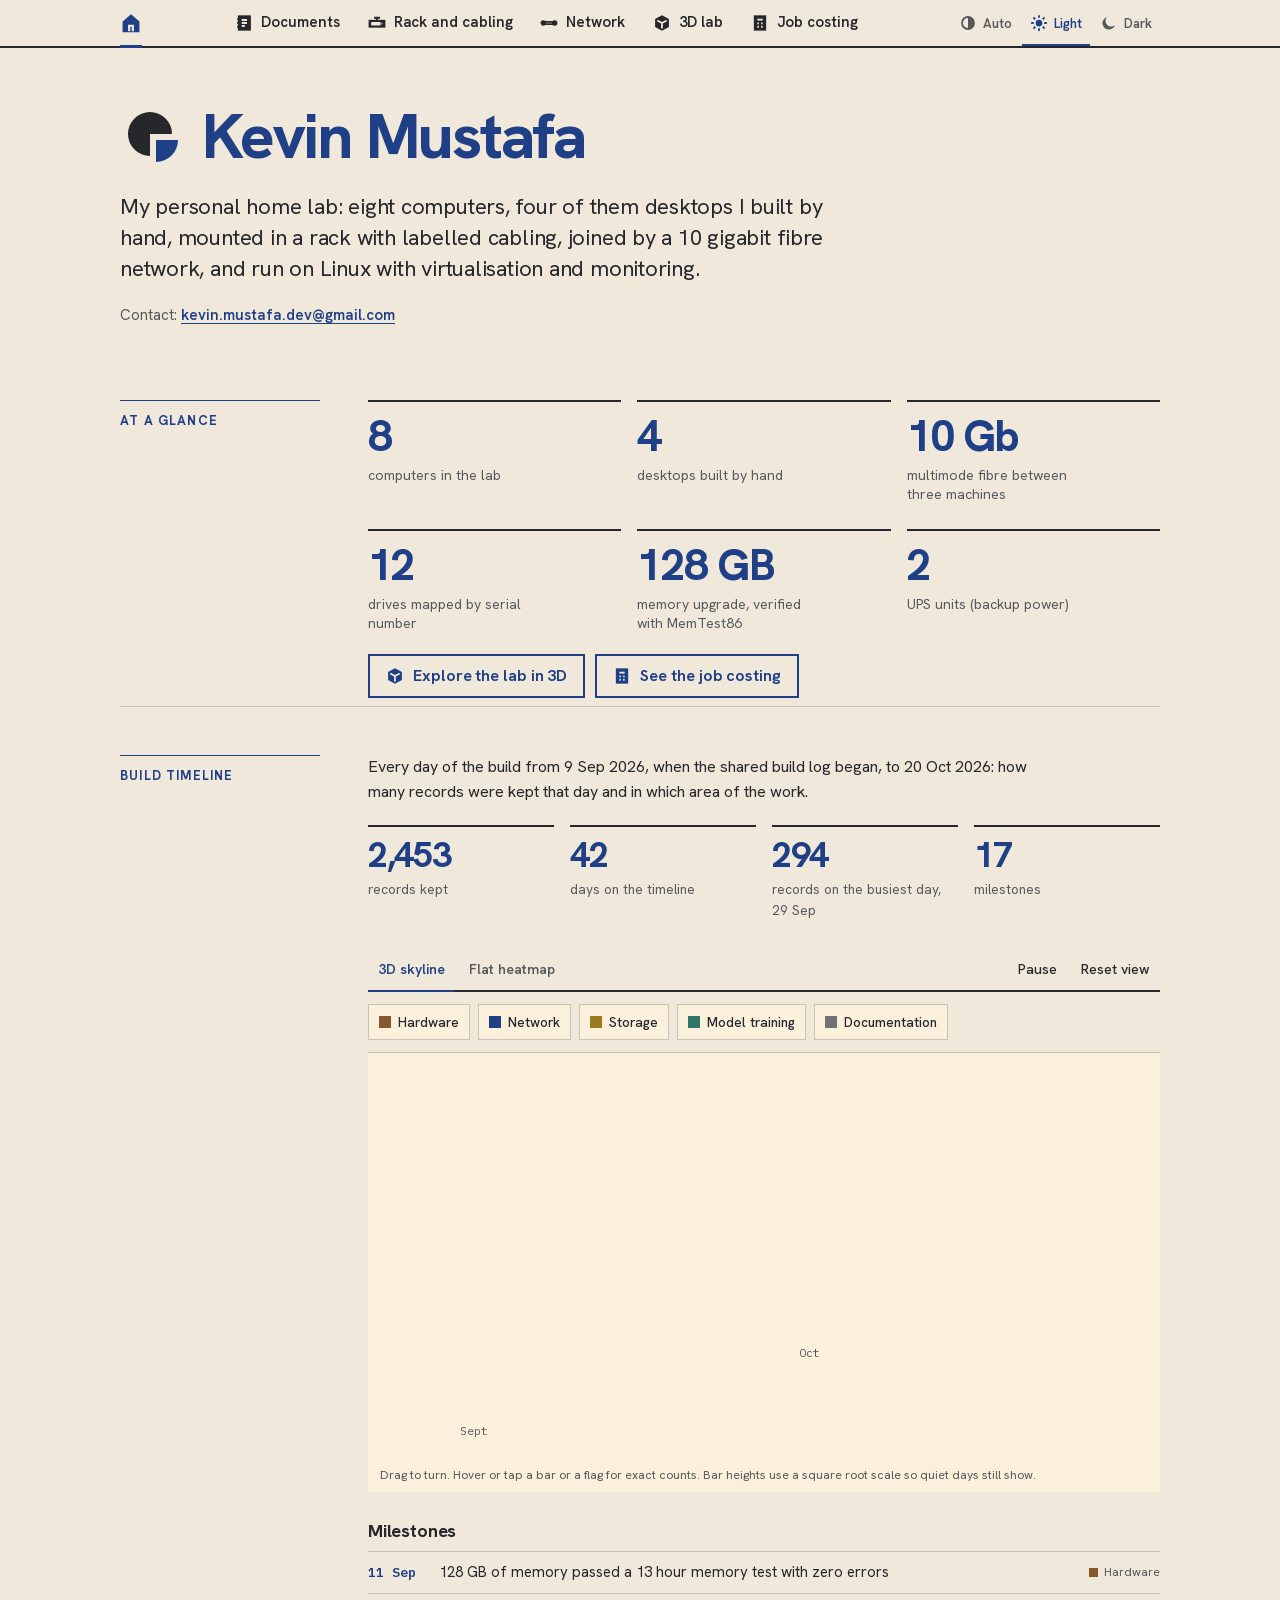
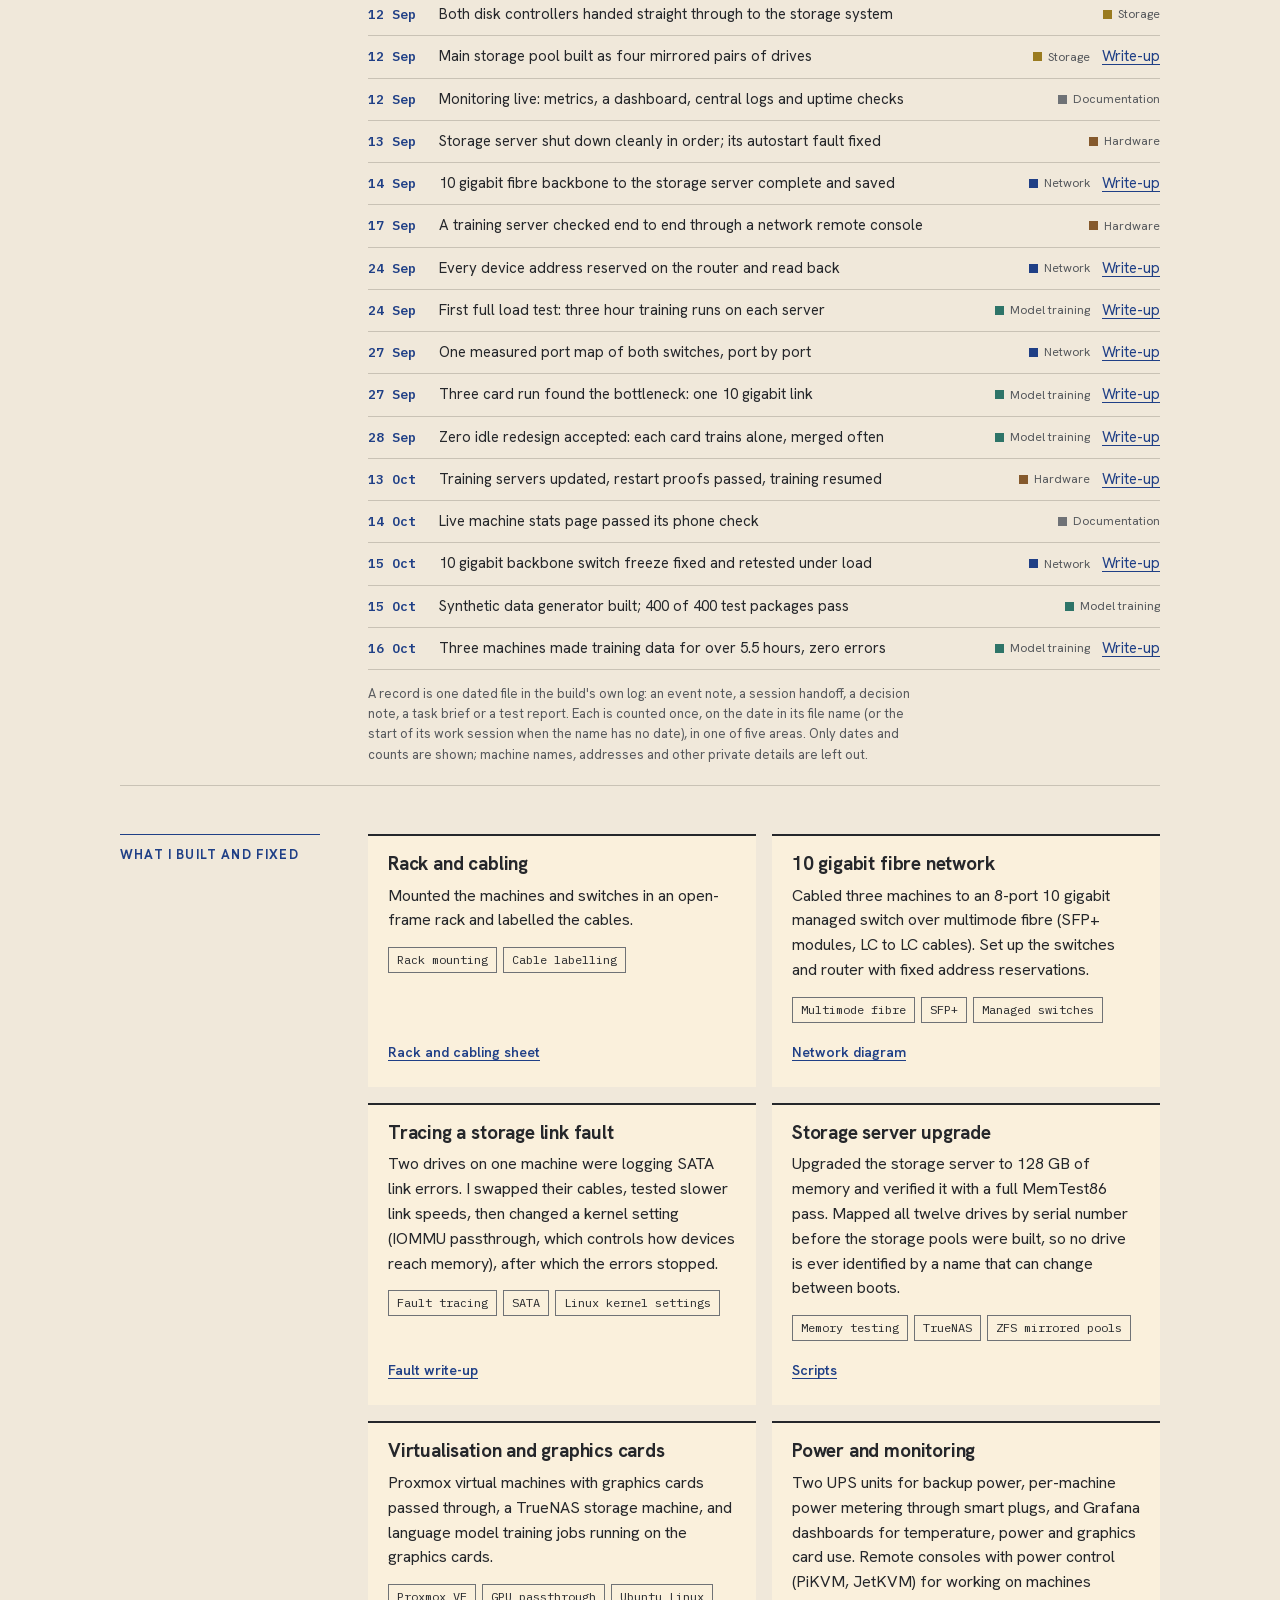
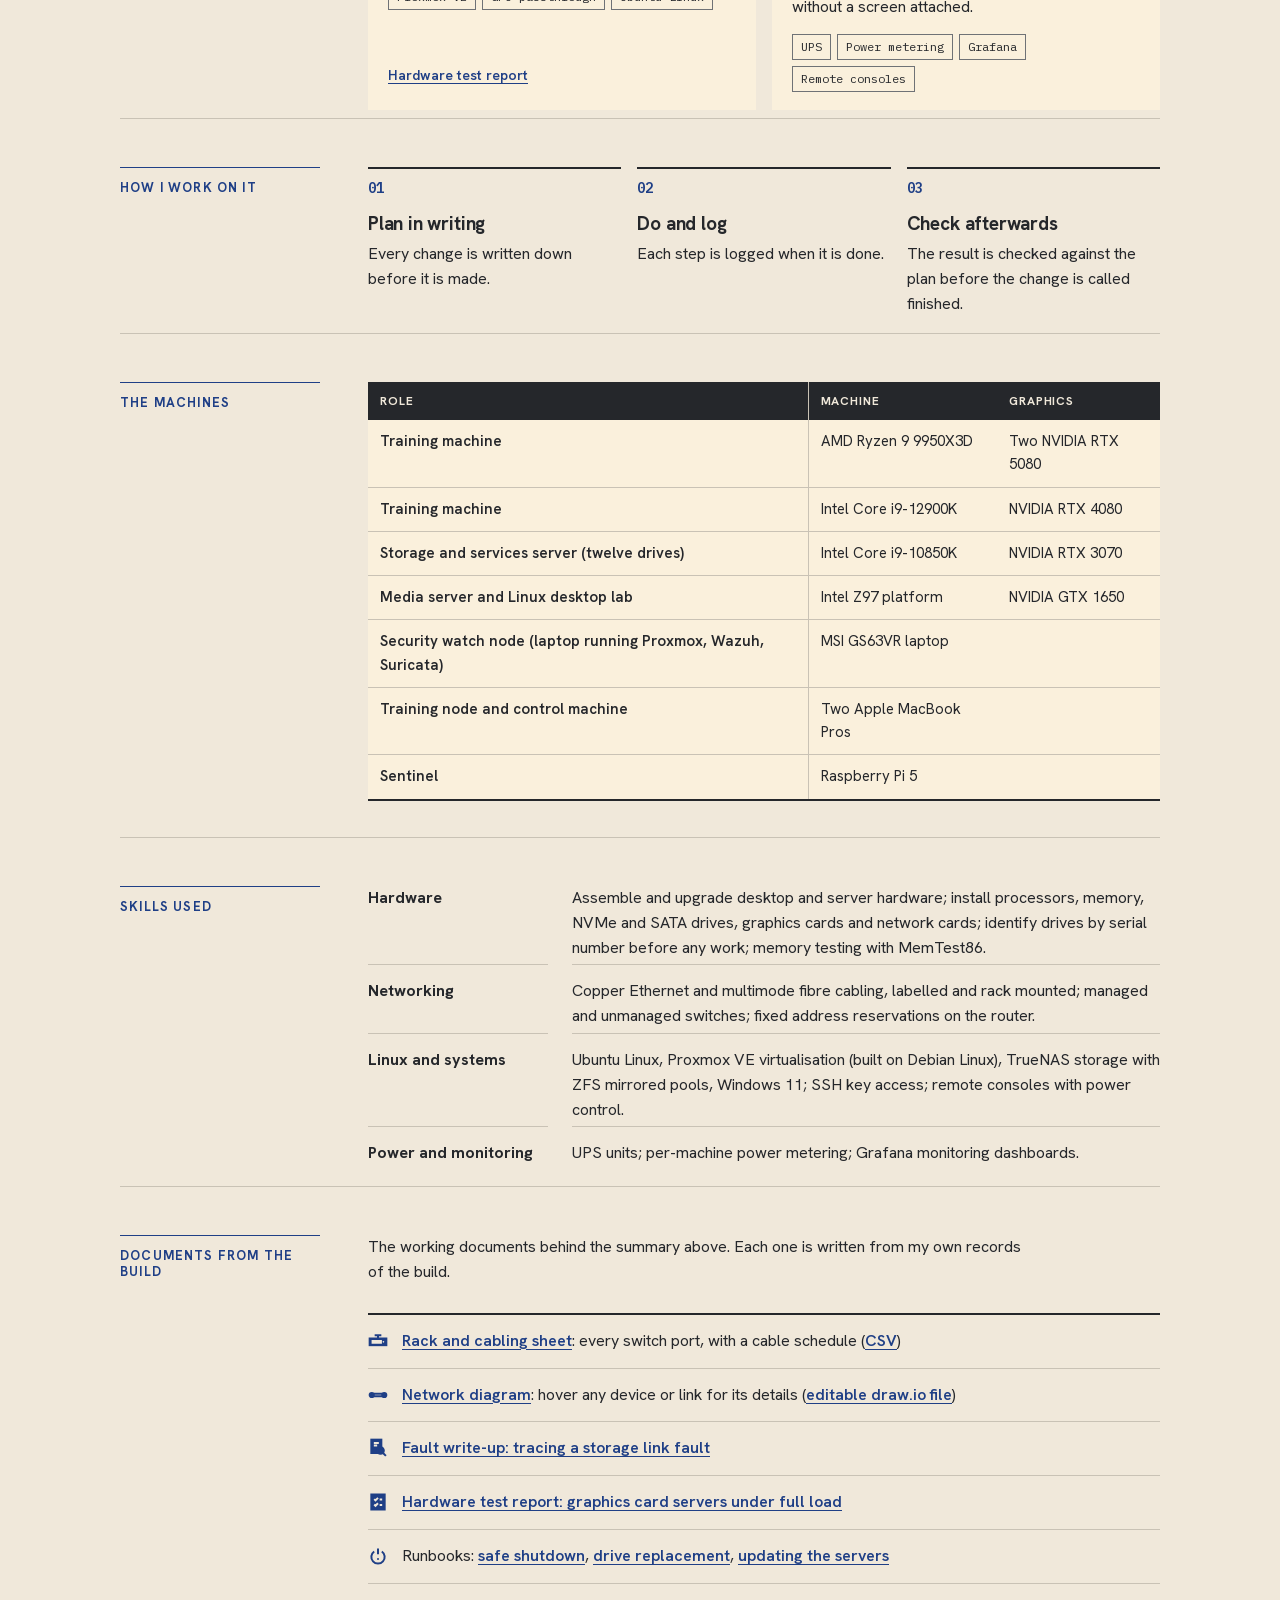
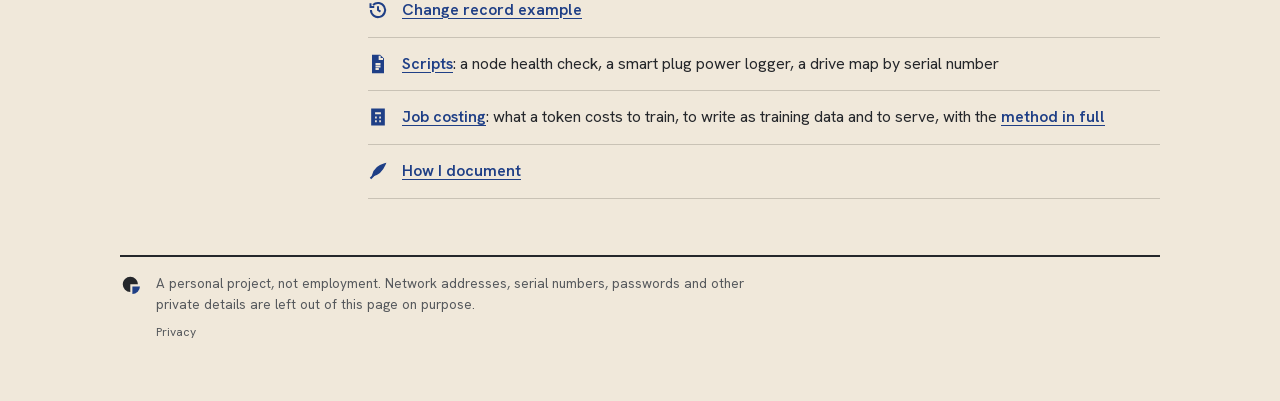
<file: index.html>
<!doctype html>
<html lang="en-AU">
<head>
<meta charset="utf-8">
<meta name="viewport" content="width=device-width, initial-scale=1">
<title>Kevin Mustafa: Home Lab</title>
<meta name="description" content="Kevin Mustafa's personal home lab: eight computers, four desktops built by hand, a rack with labelled cabling, a 10 gigabit fibre network, Linux, virtualisation and monitoring.">
<meta name="color-scheme" content="light dark">
<link rel="icon" type="image/svg+xml" href="data:image/svg+xml,%3Csvg xmlns='http://www.w3.org/2000/svg' viewBox='0 0 64 64'%3E%3Cstyle%3E.f{fill:%2325272B}.q{fill:%231F3F86}%40media (prefers-color-scheme:dark){.f{fill:%23F1E9D8}.q{fill:%2386A6E2}}%3C/style%3E%3Cpath class='f' d='M30 30V52A22 22 0 1 1 52 30Z'/%3E%3Cpath class='q' d='M36 36H58A22 22 0 0 1 36 58Z'/%3E%3C/svg%3E">
<script>try{var t=localStorage.getItem("theme")}catch(e){}if(t==="auto")document.documentElement.setAttribute("data-auto","");else document.documentElement.setAttribute("data-theme",t==="dark"?"dark":"light")</script>
<link rel="stylesheet" href="assets/theme.css?v=202610210933">
<script src="assets/theme-toggle.js?v=202610210850" defer></script>
<script src="assets/visits.js?v=202610210933" defer></script>
</head>
<body>
<nav class="topnav" aria-label="Site"><div class="in"><a class="home" aria-current="page" href="index.html" aria-label="Home" title="Home"><svg class="ic" viewBox="0 0 24 24" aria-hidden="true" focusable="false" stroke-linecap="butt" stroke-linejoin="miter"><defs><mask id="ic1-home-m" maskUnits="userSpaceOnUse" x="0" y="0" width="24" height="24"><rect width="24" height="24" fill="#FFFFFF"/><path d="M10 21v-6h4v6" fill="none" stroke="#000000" stroke-width="2.4"/></mask></defs><g mask="url(#ic1-home-m)"><path d="M4 11l8-7 8 7v10H4z" fill="currentColor" stroke="currentColor" stroke-width="2.4"/></g></svg><span>Home</span></a><a href="index.html#docs"><svg class="ic" viewBox="0 0 24 24" aria-hidden="true" focusable="false" stroke-linecap="butt" stroke-linejoin="miter"><defs><mask id="ic2-journal-m" maskUnits="userSpaceOnUse" x="0" y="0" width="24" height="24"><rect width="24" height="24" fill="#FFFFFF"/><path d="M9 8h7M9 12h7M9 16h4" fill="none" stroke="#000000" stroke-width="2.4"/></mask></defs><g mask="url(#ic2-journal-m)"><rect x="5" y="3" width="15" height="18" fill="currentColor" stroke="currentColor" stroke-width="2.4"/></g><path d="M5 7H3M5 12H3M5 17H3" fill="none" stroke="currentColor" stroke-width="2.4"/></svg><span>Documents</span></a><a href="rack-and-cabling.html"><svg class="ic" viewBox="0 0 24 24" aria-hidden="true" focusable="false" stroke-linecap="butt" stroke-linejoin="miter"><defs><mask id="ic3-switch-m" maskUnits="userSpaceOnUse" x="0" y="0" width="24" height="24"><rect width="24" height="24" fill="#FFFFFF"/><path d="M5.5 12h2v2h-2zM9.5 12h2v2h-2zM13.5 12h2v2h-2z" fill="none" stroke="#000000" stroke-width="2.4"/><circle cx="18.5" cy="13" r="1" fill="#000000"/></mask></defs><g mask="url(#ic3-switch-m)"><rect x="2" y="9" width="20" height="8" fill="currentColor" stroke="currentColor" stroke-width="2.4"/></g><path d="M12 9V5M8 5h8" fill="none" stroke="currentColor" stroke-width="2.4"/></svg><span>Rack and cabling</span></a><a href="network.html"><svg class="ic" viewBox="0 0 24 24" aria-hidden="true" focusable="false" stroke-linecap="butt" stroke-linejoin="miter"><circle cx="4.5" cy="12" r="2.5" fill="currentColor" stroke="currentColor" stroke-width="2.4"/><circle cx="19.5" cy="12" r="2.5" fill="currentColor" stroke="currentColor" stroke-width="2.4"/><path d="M7 10.5h10M7 13.5h10" fill="none" stroke="currentColor" stroke-width="2.4"/></svg><span>Network</span></a><a href="lab-3d.html"><svg class="ic" viewBox="0 0 24 24" aria-hidden="true" focusable="false" stroke-linecap="butt" stroke-linejoin="miter"><defs><mask id="icn-lab3d-m" maskUnits="userSpaceOnUse" x="0" y="0" width="24" height="24"><rect width="24" height="24" fill="#FFFFFF"/><path d="M5.8 8.6L12 12l6.2-3.4M12 12v7.4" fill="none" stroke="#000000" stroke-width="2.4"/></mask></defs><g mask="url(#icn-lab3d-m)"><path d="M12 3l8 4.5v9L12 21l-8-4.5v-9z" fill="currentColor" stroke="currentColor" stroke-width="2.4"/></g></svg><span>3D lab</span></a><a href="job-costing.html"><svg class="ic" viewBox="0 0 24 24" aria-hidden="true" focusable="false" stroke-linecap="butt" stroke-linejoin="miter"><defs><mask id="icn-jobcost-m" maskUnits="userSpaceOnUse" x="0" y="0" width="24" height="24"><rect width="24" height="24" fill="#FFFFFF"/><path d="M8.5 7.5h7" fill="none" stroke="#000000" stroke-width="2.4"/><path d="M8.5 12.5h2M13.5 12.5h2M8.5 17h2M13.5 17h2" fill="none" stroke="#000000" stroke-width="2.4"/></mask></defs><g mask="url(#icn-jobcost-m)"><rect x="5" y="3" width="14" height="18" fill="currentColor" stroke="currentColor" stroke-width="2.4"/></g></svg><span>Job costing</span></a></div></nav>
<div class="wrap">

<header>
  <div class="brand"><svg class="mark" viewBox="0 0 64 64" aria-hidden="true" focusable="false"><path d="M30 30V52A22 22 0 1 1 52 30Z" fill="var(--ds-ink)"/><path d="M36 36H58A22 22 0 0 1 36 58Z" fill="var(--ds-mark-q)"/></svg><h1>Kevin Mustafa</h1></div>
  <p class="lede">My personal home lab: eight computers, four of them desktops I built by hand, mounted in a rack with labelled cabling, joined by a 10 gigabit fibre network, and run on Linux with virtualisation and monitoring.</p>
  <p class="contact">Contact: <a href="mailto:kevin.mustafa.dev@gmail.com">kevin.mustafa.dev@gmail.com</a></p>
</header>

<section aria-labelledby="glance">
  <h2 id="glance">At a glance</h2>
  <div class="stats">
    <div class="stat"><b>8</b><span>computers in the lab</span></div>
    <div class="stat"><b>4</b><span>desktops built by hand</span></div>
    <div class="stat"><b>10 Gb</b><span>multimode fibre between three machines</span></div>
    <div class="stat"><b>12</b><span>drives mapped by serial number</span></div>
    <div class="stat"><b>128 GB</b><span>memory upgrade, verified with MemTest86</span></div>
    <div class="stat"><b>2</b><span>UPS units (backup power)</span></div>
  </div>
  <p class="cta-row" style="display:flex;flex-wrap:wrap;gap:10px"><a class="cta" href="lab-3d.html"><svg class="ic" viewBox="0 0 24 24" aria-hidden="true" focusable="false" stroke-linecap="butt" stroke-linejoin="miter"><defs><mask id="icn-lab3d-cta-m" maskUnits="userSpaceOnUse" x="0" y="0" width="24" height="24"><rect width="24" height="24" fill="#FFFFFF"/><path d="M5.8 8.6L12 12l6.2-3.4M12 12v7.4" fill="none" stroke="#000000" stroke-width="2.4"/></mask></defs><g mask="url(#icn-lab3d-cta-m)"><path d="M12 3l8 4.5v9L12 21l-8-4.5v-9z" fill="currentColor" stroke="currentColor" stroke-width="2.4"/></g></svg><span>Explore the lab in 3D</span></a><a class="cta" href="job-costing.html"><svg class="ic" viewBox="0 0 24 24" aria-hidden="true" focusable="false" stroke-linecap="butt" stroke-linejoin="miter"><defs><mask id="icn-jobcost-cta-m" maskUnits="userSpaceOnUse" x="0" y="0" width="24" height="24"><rect width="24" height="24" fill="#FFFFFF"/><path d="M8.5 7.5h7" fill="none" stroke="#000000" stroke-width="2.4"/><path d="M8.5 12.5h2M13.5 12.5h2M8.5 17h2M13.5 17h2" fill="none" stroke="#000000" stroke-width="2.4"/></mask></defs><g mask="url(#icn-jobcost-cta-m)"><rect x="5" y="3" width="14" height="18" fill="currentColor" stroke="currentColor" stroke-width="2.4"/></g></svg><span>See the job costing</span></a></p>
</section>

<section aria-labelledby="timeline" id="sky" class="sky">
  <h2 id="timeline">Build timeline</h2>
  <p class="sky-lede">Every day of the build from 9 Sep 2026, when the shared build log began, to 20 Oct 2026: how many records were kept that day and in which area of the work.</p>
  <ul class="figs">
    <li><b>2,453</b><span>records kept</span></li>
    <li><b>42</b><span>days on the timeline</span></li>
    <li><b>294</b><span>records on the busiest day, 29 Sep</span></li>
    <li><b>17</b><span>milestones</span></li>
  </ul>
  <div class="sky-bar">
    <div class="sky-views" role="group" aria-label="View">
      <button type="button" data-view="3d" aria-pressed="true">3D skyline</button>
      <button type="button" data-view="flat" aria-pressed="false">Flat heatmap</button>
    </div>
    <div class="sky-ctl"><button type="button" id="sky-pause" aria-pressed="false"><span>Pause</span></button><button type="button" id="sky-reset"><span>Reset view</span></button></div>
  </div>
  <div class="sky-areas" id="sky-areas" role="group" aria-label="Show or hide an area">
      <button type="button" data-area="hardware" aria-pressed="true"><i aria-hidden="true"></i><span>Hardware</span></button>
      <button type="button" data-area="network" aria-pressed="true"><i aria-hidden="true"></i><span>Network</span></button>
      <button type="button" data-area="storage" aria-pressed="true"><i aria-hidden="true"></i><span>Storage</span></button>
      <button type="button" data-area="training" aria-pressed="true"><i aria-hidden="true"></i><span>Model training</span></button>
      <button type="button" data-area="documentation" aria-pressed="true"><i aria-hidden="true"></i><span>Documentation</span></button>
  </div>
  <div class="sky-stage" id="sky-stage">
    <canvas id="sky-canvas" aria-label="3D skyline of records kept per day, one row per area, with milestone flags. The same numbers are in the flat heatmap and the milestone list." role="img"></canvas>
    <div class="sky-labels" id="sky-labels" aria-hidden="true"></div>
    <div class="sky-tip" id="sky-tip" hidden></div>
    <p class="sky-hint">Drag to turn. Hover or tap a bar or a flag for exact counts. Bar heights use a square root scale so quiet days still show.</p>
  </div>
  <div class="sky-flat" id="sky-flat">
    <table class="sky-hm"><caption class="vh">Records kept per day by area, 9 Sep 2026 to 20 Oct 2026</caption><thead><tr><th scope="col"><span class="vh">Area</span></th><th colspan="22" scope="colgroup">Sep</th><th colspan="20" scope="colgroup">Oct</th></tr></thead><tbody><tr class="a-hardware"><th scope="row">Hardware <small>502</small></th><td style="--v:45%" title="9 Sep: 19 hardware records"><span class="vh">9 Sep: 19 hardware records</span></td><td style="--v:43%" title="10 Sep: 16 hardware records"><span class="vh">10 Sep: 16 hardware records</span></td><td style="--v:0%" title="11 Sep: 0 hardware records"><span class="vh">11 Sep: 0 hardware records</span></td><td style="--v:27%" title="12 Sep: 2 hardware records"><span class="vh">12 Sep: 2 hardware records</span></td><td style="--v:30%" title="13 Sep: 4 hardware records"><span class="vh">13 Sep: 4 hardware records</span></td><td style="--v:24%" title="14 Sep: 1 hardware record"><span class="vh">14 Sep: 1 hardware record</span></td><td style="--v:24%" title="15 Sep: 1 hardware record"><span class="vh">15 Sep: 1 hardware record</span></td><td style="--v:27%" title="16 Sep: 2 hardware records"><span class="vh">16 Sep: 2 hardware records</span></td><td style="--v:0%" title="17 Sep: 0 hardware records"><span class="vh">17 Sep: 0 hardware records</span></td><td style="--v:0%" title="18 Sep: 0 hardware records"><span class="vh">18 Sep: 0 hardware records</span></td><td style="--v:24%" title="19 Sep: 1 hardware record"><span class="vh">19 Sep: 1 hardware record</span></td><td style="--v:40%" title="20 Sep: 13 hardware records"><span class="vh">20 Sep: 13 hardware records</span></td><td style="--v:50%" title="21 Sep: 26 hardware records"><span class="vh">21 Sep: 26 hardware records</span></td><td style="--v:29%" title="22 Sep: 3 hardware records"><span class="vh">22 Sep: 3 hardware records</span></td><td style="--v:51%" title="23 Sep: 28 hardware records"><span class="vh">23 Sep: 28 hardware records</span></td><td style="--v:56%" title="24 Sep: 37 hardware records"><span class="vh">24 Sep: 37 hardware records</span></td><td style="--v:40%" title="25 Sep: 13 hardware records"><span class="vh">25 Sep: 13 hardware records</span></td><td style="--v:32%" title="26 Sep: 5 hardware records"><span class="vh">26 Sep: 5 hardware records</span></td><td style="--v:44%" title="27 Sep: 18 hardware records"><span class="vh">27 Sep: 18 hardware records</span></td><td style="--v:53%" title="28 Sep: 32 hardware records"><span class="vh">28 Sep: 32 hardware records</span></td><td style="--v:60%" title="29 Sep: 46 hardware records"><span class="vh">29 Sep: 46 hardware records</span></td><td style="--v:46%" title="30 Sep: 21 hardware records"><span class="vh">30 Sep: 21 hardware records</span></td><td style="--v:24%" title="1 Oct: 1 hardware record"><span class="vh">1 Oct: 1 hardware record</span></td><td style="--v:0%" title="2 Oct: 0 hardware records"><span class="vh">2 Oct: 0 hardware records</span></td><td style="--v:0%" title="3 Oct: 0 hardware records"><span class="vh">3 Oct: 0 hardware records</span></td><td style="--v:0%" title="4 Oct: 0 hardware records"><span class="vh">4 Oct: 0 hardware records</span></td><td style="--v:46%" title="5 Oct: 20 hardware records"><span class="vh">5 Oct: 20 hardware records</span></td><td style="--v:57%" title="6 Oct: 39 hardware records"><span class="vh">6 Oct: 39 hardware records</span></td><td style="--v:29%" title="7 Oct: 3 hardware records"><span class="vh">7 Oct: 3 hardware records</span></td><td style="--v:36%" title="8 Oct: 8 hardware records"><span class="vh">8 Oct: 8 hardware records</span></td><td style="--v:48%" title="9 Oct: 23 hardware records"><span class="vh">9 Oct: 23 hardware records</span></td><td style="--v:24%" title="10 Oct: 1 hardware record"><span class="vh">10 Oct: 1 hardware record</span></td><td style="--v:54%" title="11 Oct: 33 hardware records"><span class="vh">11 Oct: 33 hardware records</span></td><td style="--v:50%" title="12 Oct: 26 hardware records"><span class="vh">12 Oct: 26 hardware records</span></td><td style="--v:64%" title="13 Oct: 54 hardware records"><span class="vh">13 Oct: 54 hardware records</span></td><td style="--v:33%" title="14 Oct: 6 hardware records"><span class="vh">14 Oct: 6 hardware records</span></td><td style="--v:0%" title="15 Oct: 0 hardware records"><span class="vh">15 Oct: 0 hardware records</span></td><td style="--v:0%" title="16 Oct: 0 hardware records"><span class="vh">16 Oct: 0 hardware records</span></td><td style="--v:0%" title="17 Oct: 0 hardware records"><span class="vh">17 Oct: 0 hardware records</span></td><td style="--v:0%" title="18 Oct: 0 hardware records"><span class="vh">18 Oct: 0 hardware records</span></td><td style="--v:0%" title="19 Oct: 0 hardware records"><span class="vh">19 Oct: 0 hardware records</span></td><td style="--v:0%" title="20 Oct: 0 hardware records"><span class="vh">20 Oct: 0 hardware records</span></td></tr><tr class="a-network"><th scope="row">Network <small>679</small></th><td style="--v:0%" title="9 Sep: 0 network records"><span class="vh">9 Sep: 0 network records</span></td><td style="--v:0%" title="10 Sep: 0 network records"><span class="vh">10 Sep: 0 network records</span></td><td style="--v:0%" title="11 Sep: 0 network records"><span class="vh">11 Sep: 0 network records</span></td><td style="--v:33%" title="12 Sep: 6 network records"><span class="vh">12 Sep: 6 network records</span></td><td style="--v:37%" title="13 Sep: 9 network records"><span class="vh">13 Sep: 9 network records</span></td><td style="--v:39%" title="14 Sep: 11 network records"><span class="vh">14 Sep: 11 network records</span></td><td style="--v:0%" title="15 Sep: 0 network records"><span class="vh">15 Sep: 0 network records</span></td><td style="--v:24%" title="16 Sep: 1 network record"><span class="vh">16 Sep: 1 network record</span></td><td style="--v:24%" title="17 Sep: 1 network record"><span class="vh">17 Sep: 1 network record</span></td><td style="--v:30%" title="18 Sep: 4 network records"><span class="vh">18 Sep: 4 network records</span></td><td style="--v:0%" title="19 Sep: 0 network records"><span class="vh">19 Sep: 0 network records</span></td><td style="--v:24%" title="20 Sep: 1 network record"><span class="vh">20 Sep: 1 network record</span></td><td style="--v:0%" title="21 Sep: 0 network records"><span class="vh">21 Sep: 0 network records</span></td><td style="--v:0%" title="22 Sep: 0 network records"><span class="vh">22 Sep: 0 network records</span></td><td style="--v:24%" title="23 Sep: 1 network record"><span class="vh">23 Sep: 1 network record</span></td><td style="--v:40%" title="24 Sep: 13 network records"><span class="vh">24 Sep: 13 network records</span></td><td style="--v:24%" title="25 Sep: 1 network record"><span class="vh">25 Sep: 1 network record</span></td><td style="--v:0%" title="26 Sep: 0 network records"><span class="vh">26 Sep: 0 network records</span></td><td style="--v:36%" title="27 Sep: 8 network records"><span class="vh">27 Sep: 8 network records</span></td><td style="--v:0%" title="28 Sep: 0 network records"><span class="vh">28 Sep: 0 network records</span></td><td style="--v:56%" title="29 Sep: 37 network records"><span class="vh">29 Sep: 37 network records</span></td><td style="--v:53%" title="30 Sep: 31 network records"><span class="vh">30 Sep: 31 network records</span></td><td style="--v:77%" title="1 Oct: 92 network records"><span class="vh">1 Oct: 92 network records</span></td><td style="--v:29%" title="2 Oct: 3 network records"><span class="vh">2 Oct: 3 network records</span></td><td style="--v:0%" title="3 Oct: 0 network records"><span class="vh">3 Oct: 0 network records</span></td><td style="--v:27%" title="4 Oct: 2 network records"><span class="vh">4 Oct: 2 network records</span></td><td style="--v:63%" title="5 Oct: 53 network records"><span class="vh">5 Oct: 53 network records</span></td><td style="--v:54%" title="6 Oct: 34 network records"><span class="vh">6 Oct: 34 network records</span></td><td style="--v:0%" title="7 Oct: 0 network records"><span class="vh">7 Oct: 0 network records</span></td><td style="--v:36%" title="8 Oct: 8 network records"><span class="vh">8 Oct: 8 network records</span></td><td style="--v:58%" title="9 Oct: 42 network records"><span class="vh">9 Oct: 42 network records</span></td><td style="--v:0%" title="10 Oct: 0 network records"><span class="vh">10 Oct: 0 network records</span></td><td style="--v:45%" title="11 Oct: 19 network records"><span class="vh">11 Oct: 19 network records</span></td><td style="--v:40%" title="12 Oct: 13 network records"><span class="vh">12 Oct: 13 network records</span></td><td style="--v:73%" title="13 Oct: 80 network records"><span class="vh">13 Oct: 80 network records</span></td><td style="--v:72%" title="14 Oct: 77 network records"><span class="vh">14 Oct: 77 network records</span></td><td style="--v:68%" title="15 Oct: 64 network records"><span class="vh">15 Oct: 64 network records</span></td><td style="--v:37%" title="16 Oct: 9 network records"><span class="vh">16 Oct: 9 network records</span></td><td style="--v:27%" title="17 Oct: 2 network records"><span class="vh">17 Oct: 2 network records</span></td><td style="--v:56%" title="18 Oct: 38 network records"><span class="vh">18 Oct: 38 network records</span></td><td style="--v:42%" title="19 Oct: 15 network records"><span class="vh">19 Oct: 15 network records</span></td><td style="--v:30%" title="20 Oct: 4 network records"><span class="vh">20 Oct: 4 network records</span></td></tr><tr class="a-storage"><th scope="row">Storage <small>51</small></th><td style="--v:27%" title="9 Sep: 2 storage records"><span class="vh">9 Sep: 2 storage records</span></td><td style="--v:0%" title="10 Sep: 0 storage records"><span class="vh">10 Sep: 0 storage records</span></td><td style="--v:0%" title="11 Sep: 0 storage records"><span class="vh">11 Sep: 0 storage records</span></td><td style="--v:32%" title="12 Sep: 5 storage records"><span class="vh">12 Sep: 5 storage records</span></td><td style="--v:0%" title="13 Sep: 0 storage records"><span class="vh">13 Sep: 0 storage records</span></td><td style="--v:0%" title="14 Sep: 0 storage records"><span class="vh">14 Sep: 0 storage records</span></td><td style="--v:0%" title="15 Sep: 0 storage records"><span class="vh">15 Sep: 0 storage records</span></td><td style="--v:27%" title="16 Sep: 2 storage records"><span class="vh">16 Sep: 2 storage records</span></td><td style="--v:0%" title="17 Sep: 0 storage records"><span class="vh">17 Sep: 0 storage records</span></td><td style="--v:0%" title="18 Sep: 0 storage records"><span class="vh">18 Sep: 0 storage records</span></td><td style="--v:0%" title="19 Sep: 0 storage records"><span class="vh">19 Sep: 0 storage records</span></td><td style="--v:24%" title="20 Sep: 1 storage record"><span class="vh">20 Sep: 1 storage record</span></td><td style="--v:0%" title="21 Sep: 0 storage records"><span class="vh">21 Sep: 0 storage records</span></td><td style="--v:0%" title="22 Sep: 0 storage records"><span class="vh">22 Sep: 0 storage records</span></td><td style="--v:24%" title="23 Sep: 1 storage record"><span class="vh">23 Sep: 1 storage record</span></td><td style="--v:0%" title="24 Sep: 0 storage records"><span class="vh">24 Sep: 0 storage records</span></td><td style="--v:24%" title="25 Sep: 1 storage record"><span class="vh">25 Sep: 1 storage record</span></td><td style="--v:0%" title="26 Sep: 0 storage records"><span class="vh">26 Sep: 0 storage records</span></td><td style="--v:42%" title="27 Sep: 15 storage records"><span class="vh">27 Sep: 15 storage records</span></td><td style="--v:45%" title="28 Sep: 19 storage records"><span class="vh">28 Sep: 19 storage records</span></td><td style="--v:24%" title="29 Sep: 1 storage record"><span class="vh">29 Sep: 1 storage record</span></td><td style="--v:24%" title="30 Sep: 1 storage record"><span class="vh">30 Sep: 1 storage record</span></td><td style="--v:0%" title="1 Oct: 0 storage records"><span class="vh">1 Oct: 0 storage records</span></td><td style="--v:27%" title="2 Oct: 2 storage records"><span class="vh">2 Oct: 2 storage records</span></td><td style="--v:0%" title="3 Oct: 0 storage records"><span class="vh">3 Oct: 0 storage records</span></td><td style="--v:0%" title="4 Oct: 0 storage records"><span class="vh">4 Oct: 0 storage records</span></td><td style="--v:0%" title="5 Oct: 0 storage records"><span class="vh">5 Oct: 0 storage records</span></td><td style="--v:0%" title="6 Oct: 0 storage records"><span class="vh">6 Oct: 0 storage records</span></td><td style="--v:0%" title="7 Oct: 0 storage records"><span class="vh">7 Oct: 0 storage records</span></td><td style="--v:0%" title="8 Oct: 0 storage records"><span class="vh">8 Oct: 0 storage records</span></td><td style="--v:0%" title="9 Oct: 0 storage records"><span class="vh">9 Oct: 0 storage records</span></td><td style="--v:0%" title="10 Oct: 0 storage records"><span class="vh">10 Oct: 0 storage records</span></td><td style="--v:0%" title="11 Oct: 0 storage records"><span class="vh">11 Oct: 0 storage records</span></td><td style="--v:0%" title="12 Oct: 0 storage records"><span class="vh">12 Oct: 0 storage records</span></td><td style="--v:0%" title="13 Oct: 0 storage records"><span class="vh">13 Oct: 0 storage records</span></td><td style="--v:24%" title="14 Oct: 1 storage record"><span class="vh">14 Oct: 1 storage record</span></td><td style="--v:0%" title="15 Oct: 0 storage records"><span class="vh">15 Oct: 0 storage records</span></td><td style="--v:0%" title="16 Oct: 0 storage records"><span class="vh">16 Oct: 0 storage records</span></td><td style="--v:0%" title="17 Oct: 0 storage records"><span class="vh">17 Oct: 0 storage records</span></td><td style="--v:0%" title="18 Oct: 0 storage records"><span class="vh">18 Oct: 0 storage records</span></td><td style="--v:0%" title="19 Oct: 0 storage records"><span class="vh">19 Oct: 0 storage records</span></td><td style="--v:0%" title="20 Oct: 0 storage records"><span class="vh">20 Oct: 0 storage records</span></td></tr><tr class="a-training"><th scope="row">Model training <small>623</small></th><td style="--v:0%" title="9 Sep: 0 model training records"><span class="vh">9 Sep: 0 model training records</span></td><td style="--v:0%" title="10 Sep: 0 model training records"><span class="vh">10 Sep: 0 model training records</span></td><td style="--v:0%" title="11 Sep: 0 model training records"><span class="vh">11 Sep: 0 model training records</span></td><td style="--v:0%" title="12 Sep: 0 model training records"><span class="vh">12 Sep: 0 model training records</span></td><td style="--v:0%" title="13 Sep: 0 model training records"><span class="vh">13 Sep: 0 model training records</span></td><td style="--v:0%" title="14 Sep: 0 model training records"><span class="vh">14 Sep: 0 model training records</span></td><td style="--v:0%" title="15 Sep: 0 model training records"><span class="vh">15 Sep: 0 model training records</span></td><td style="--v:0%" title="16 Sep: 0 model training records"><span class="vh">16 Sep: 0 model training records</span></td><td style="--v:0%" title="17 Sep: 0 model training records"><span class="vh">17 Sep: 0 model training records</span></td><td style="--v:36%" title="18 Sep: 8 model training records"><span class="vh">18 Sep: 8 model training records</span></td><td style="--v:0%" title="19 Sep: 0 model training records"><span class="vh">19 Sep: 0 model training records</span></td><td style="--v:0%" title="20 Sep: 0 model training records"><span class="vh">20 Sep: 0 model training records</span></td><td style="--v:0%" title="21 Sep: 0 model training records"><span class="vh">21 Sep: 0 model training records</span></td><td style="--v:0%" title="22 Sep: 0 model training records"><span class="vh">22 Sep: 0 model training records</span></td><td style="--v:39%" title="23 Sep: 12 model training records"><span class="vh">23 Sep: 12 model training records</span></td><td style="--v:64%" title="24 Sep: 54 model training records"><span class="vh">24 Sep: 54 model training records</span></td><td style="--v:29%" title="25 Sep: 3 model training records"><span class="vh">25 Sep: 3 model training records</span></td><td style="--v:51%" title="26 Sep: 29 model training records"><span class="vh">26 Sep: 29 model training records</span></td><td style="--v:77%" title="27 Sep: 91 model training records"><span class="vh">27 Sep: 91 model training records</span></td><td style="--v:54%" title="28 Sep: 33 model training records"><span class="vh">28 Sep: 33 model training records</span></td><td style="--v:100%" title="29 Sep: 175 model training records"><span class="vh">29 Sep: 175 model training records</span></td><td style="--v:32%" title="30 Sep: 5 model training records"><span class="vh">30 Sep: 5 model training records</span></td><td style="--v:27%" title="1 Oct: 2 model training records"><span class="vh">1 Oct: 2 model training records</span></td><td style="--v:0%" title="2 Oct: 0 model training records"><span class="vh">2 Oct: 0 model training records</span></td><td style="--v:37%" title="3 Oct: 9 model training records"><span class="vh">3 Oct: 9 model training records</span></td><td style="--v:0%" title="4 Oct: 0 model training records"><span class="vh">4 Oct: 0 model training records</span></td><td style="--v:24%" title="5 Oct: 1 model training record"><span class="vh">5 Oct: 1 model training record</span></td><td style="--v:46%" title="6 Oct: 21 model training records"><span class="vh">6 Oct: 21 model training records</span></td><td style="--v:36%" title="7 Oct: 8 model training records"><span class="vh">7 Oct: 8 model training records</span></td><td style="--v:45%" title="8 Oct: 19 model training records"><span class="vh">8 Oct: 19 model training records</span></td><td style="--v:45%" title="9 Oct: 19 model training records"><span class="vh">9 Oct: 19 model training records</span></td><td style="--v:0%" title="10 Oct: 0 model training records"><span class="vh">10 Oct: 0 model training records</span></td><td style="--v:0%" title="11 Oct: 0 model training records"><span class="vh">11 Oct: 0 model training records</span></td><td style="--v:0%" title="12 Oct: 0 model training records"><span class="vh">12 Oct: 0 model training records</span></td><td style="--v:0%" title="13 Oct: 0 model training records"><span class="vh">13 Oct: 0 model training records</span></td><td style="--v:63%" title="14 Oct: 53 model training records"><span class="vh">14 Oct: 53 model training records</span></td><td style="--v:70%" title="15 Oct: 70 model training records"><span class="vh">15 Oct: 70 model training records</span></td><td style="--v:39%" title="16 Oct: 11 model training records"><span class="vh">16 Oct: 11 model training records</span></td><td style="--v:0%" title="17 Oct: 0 model training records"><span class="vh">17 Oct: 0 model training records</span></td><td style="--v:0%" title="18 Oct: 0 model training records"><span class="vh">18 Oct: 0 model training records</span></td><td style="--v:0%" title="19 Oct: 0 model training records"><span class="vh">19 Oct: 0 model training records</span></td><td style="--v:0%" title="20 Oct: 0 model training records"><span class="vh">20 Oct: 0 model training records</span></td></tr><tr class="a-documentation"><th scope="row">Documentation <small>598</small></th><td style="--v:46%" title="9 Sep: 21 documentation records"><span class="vh">9 Sep: 21 documentation records</span></td><td style="--v:0%" title="10 Sep: 0 documentation records"><span class="vh">10 Sep: 0 documentation records</span></td><td style="--v:0%" title="11 Sep: 0 documentation records"><span class="vh">11 Sep: 0 documentation records</span></td><td style="--v:24%" title="12 Sep: 1 documentation record"><span class="vh">12 Sep: 1 documentation record</span></td><td style="--v:0%" title="13 Sep: 0 documentation records"><span class="vh">13 Sep: 0 documentation records</span></td><td style="--v:24%" title="14 Sep: 1 documentation record"><span class="vh">14 Sep: 1 documentation record</span></td><td style="--v:0%" title="15 Sep: 0 documentation records"><span class="vh">15 Sep: 0 documentation records</span></td><td style="--v:24%" title="16 Sep: 1 documentation record"><span class="vh">16 Sep: 1 documentation record</span></td><td style="--v:24%" title="17 Sep: 1 documentation record"><span class="vh">17 Sep: 1 documentation record</span></td><td style="--v:27%" title="18 Sep: 2 documentation records"><span class="vh">18 Sep: 2 documentation records</span></td><td style="--v:24%" title="19 Sep: 1 documentation record"><span class="vh">19 Sep: 1 documentation record</span></td><td style="--v:33%" title="20 Sep: 6 documentation records"><span class="vh">20 Sep: 6 documentation records</span></td><td style="--v:24%" title="21 Sep: 1 documentation record"><span class="vh">21 Sep: 1 documentation record</span></td><td style="--v:0%" title="22 Sep: 0 documentation records"><span class="vh">22 Sep: 0 documentation records</span></td><td style="--v:46%" title="23 Sep: 20 documentation records"><span class="vh">23 Sep: 20 documentation records</span></td><td style="--v:46%" title="24 Sep: 20 documentation records"><span class="vh">24 Sep: 20 documentation records</span></td><td style="--v:36%" title="25 Sep: 8 documentation records"><span class="vh">25 Sep: 8 documentation records</span></td><td style="--v:37%" title="26 Sep: 9 documentation records"><span class="vh">26 Sep: 9 documentation records</span></td><td style="--v:48%" title="27 Sep: 24 documentation records"><span class="vh">27 Sep: 24 documentation records</span></td><td style="--v:41%" title="28 Sep: 14 documentation records"><span class="vh">28 Sep: 14 documentation records</span></td><td style="--v:55%" title="29 Sep: 35 documentation records"><span class="vh">29 Sep: 35 documentation records</span></td><td style="--v:64%" title="30 Sep: 56 documentation records"><span class="vh">30 Sep: 56 documentation records</span></td><td style="--v:45%" title="1 Oct: 19 documentation records"><span class="vh">1 Oct: 19 documentation records</span></td><td style="--v:24%" title="2 Oct: 1 documentation record"><span class="vh">2 Oct: 1 documentation record</span></td><td style="--v:0%" title="3 Oct: 0 documentation records"><span class="vh">3 Oct: 0 documentation records</span></td><td style="--v:29%" title="4 Oct: 3 documentation records"><span class="vh">4 Oct: 3 documentation records</span></td><td style="--v:33%" title="5 Oct: 6 documentation records"><span class="vh">5 Oct: 6 documentation records</span></td><td style="--v:55%" title="6 Oct: 35 documentation records"><span class="vh">6 Oct: 35 documentation records</span></td><td style="--v:41%" title="7 Oct: 14 documentation records"><span class="vh">7 Oct: 14 documentation records</span></td><td style="--v:39%" title="8 Oct: 12 documentation records"><span class="vh">8 Oct: 12 documentation records</span></td><td style="--v:51%" title="9 Oct: 29 documentation records"><span class="vh">9 Oct: 29 documentation records</span></td><td style="--v:0%" title="10 Oct: 0 documentation records"><span class="vh">10 Oct: 0 documentation records</span></td><td style="--v:32%" title="11 Oct: 5 documentation records"><span class="vh">11 Oct: 5 documentation records</span></td><td style="--v:34%" title="12 Oct: 7 documentation records"><span class="vh">12 Oct: 7 documentation records</span></td><td style="--v:59%" title="13 Oct: 44 documentation records"><span class="vh">13 Oct: 44 documentation records</span></td><td style="--v:68%" title="14 Oct: 66 documentation records"><span class="vh">14 Oct: 66 documentation records</span></td><td style="--v:61%" title="15 Oct: 49 documentation records"><span class="vh">15 Oct: 49 documentation records</span></td><td style="--v:47%" title="16 Oct: 22 documentation records"><span class="vh">16 Oct: 22 documentation records</span></td><td style="--v:34%" title="17 Oct: 7 documentation records"><span class="vh">17 Oct: 7 documentation records</span></td><td style="--v:59%" title="18 Oct: 44 documentation records"><span class="vh">18 Oct: 44 documentation records</span></td><td style="--v:39%" title="19 Oct: 11 documentation records"><span class="vh">19 Oct: 11 documentation records</span></td><td style="--v:29%" title="20 Oct: 3 documentation records"><span class="vh">20 Oct: 3 documentation records</span></td></tr></tbody></table>
  </div>
  <h3 class="sky-msh">Milestones</h3>
  <ol class="sky-ms">
    <li><time datetime="2026-09-11">11 Sep</time> <span>128 GB of memory passed a 13 hour memory test with zero errors</span> <em class="a-hardware">Hardware</em></li>
    <li><time datetime="2026-09-12">12 Sep</time> <span>Both disk controllers handed straight through to the storage system</span> <em class="a-storage">Storage</em></li>
    <li><time datetime="2026-09-12">12 Sep</time> <span>Main storage pool built as four mirrored pairs of drives</span> <em class="a-storage">Storage</em> <a href="docs/runbooks/drive-replacement.html">Write-up</a></li>
    <li><time datetime="2026-09-12">12 Sep</time> <span>Monitoring live: metrics, a dashboard, central logs and uptime checks</span> <em class="a-documentation">Documentation</em></li>
    <li><time datetime="2026-09-13">13 Sep</time> <span>Storage server shut down cleanly in order; its autostart fault fixed</span> <em class="a-hardware">Hardware</em></li>
    <li><time datetime="2026-09-14">14 Sep</time> <span>10 gigabit fibre backbone to the storage server complete and saved</span> <em class="a-network">Network</em> <a href="network.html">Write-up</a></li>
    <li><time datetime="2026-09-17">17 Sep</time> <span>A training server checked end to end through a network remote console</span> <em class="a-hardware">Hardware</em></li>
    <li><time datetime="2026-09-24">24 Sep</time> <span>Every device address reserved on the router and read back</span> <em class="a-network">Network</em> <a href="network.html">Write-up</a></li>
    <li><time datetime="2026-09-24">24 Sep</time> <span>First full load test: three hour training runs on each server</span> <em class="a-training">Model training</em> <a href="docs/hardware-test-report.html">Write-up</a></li>
    <li><time datetime="2026-09-27">27 Sep</time> <span>One measured port map of both switches, port by port</span> <em class="a-network">Network</em> <a href="rack-and-cabling.html">Write-up</a></li>
    <li><time datetime="2026-09-27">27 Sep</time> <span>Three card run found the bottleneck: one 10 gigabit link</span> <em class="a-training">Model training</em> <a href="docs/hardware-test-report.html">Write-up</a></li>
    <li><time datetime="2026-09-28">28 Sep</time> <span>Zero idle redesign accepted: each card trains alone, merged often</span> <em class="a-training">Model training</em> <a href="docs/hardware-test-report.html">Write-up</a></li>
    <li><time datetime="2026-10-13">13 Oct</time> <span>Training servers updated, restart proofs passed, training resumed</span> <em class="a-hardware">Hardware</em> <a href="docs/runbooks/update-servers.html">Write-up</a></li>
    <li><time datetime="2026-10-14">14 Oct</time> <span>Live machine stats page passed its phone check</span> <em class="a-documentation">Documentation</em></li>
    <li><time datetime="2026-10-15">15 Oct</time> <span>10 gigabit backbone switch freeze fixed and retested under load</span> <em class="a-network">Network</em> <a href="network.html">Write-up</a></li>
    <li><time datetime="2026-10-15">15 Oct</time> <span>Synthetic data generator built; 400 of 400 test packages pass</span> <em class="a-training">Model training</em></li>
    <li><time datetime="2026-10-16">16 Oct</time> <span>Three machines made training data for over 5.5 hours, zero errors</span> <em class="a-training">Model training</em> <a href="job-costing.html">Write-up</a></li>
  </ol>
  <p class="sky-note">A record is one dated file in the build&#x27;s own log: an event note, a session handoff, a decision note, a task brief or a test report. Each is counted once, on the date in its file name (or the start of its work session when the name has no date), in one of five areas. Only dates and counts are shown; machine names, addresses and other private details are left out.</p>
  <script type="application/json" id="sky-data">{"areas":["hardware","network","storage","training","documentation"],"names":{"hardware":"Hardware","network":"Network","storage":"Storage","training":"Model training","documentation":"Documentation"},"days":[{"d":"2026-09-09","hardware":19,"network":0,"storage":2,"training":0,"documentation":21},{"d":"2026-09-10","hardware":16,"network":0,"storage":0,"training":0,"documentation":0},{"d":"2026-09-11","hardware":0,"network":0,"storage":0,"training":0,"documentation":0},{"d":"2026-09-12","hardware":2,"network":6,"storage":5,"training":0,"documentation":1},{"d":"2026-09-13","hardware":4,"network":9,"storage":0,"training":0,"documentation":0},{"d":"2026-09-14","hardware":1,"network":11,"storage":0,"training":0,"documentation":1},{"d":"2026-09-15","hardware":1,"network":0,"storage":0,"training":0,"documentation":0},{"d":"2026-09-16","hardware":2,"network":1,"storage":2,"training":0,"documentation":1},{"d":"2026-09-17","hardware":0,"network":1,"storage":0,"training":0,"documentation":1},{"d":"2026-09-18","hardware":0,"network":4,"storage":0,"training":8,"documentation":2},{"d":"2026-09-19","hardware":1,"network":0,"storage":0,"training":0,"documentation":1},{"d":"2026-09-20","hardware":13,"network":1,"storage":1,"training":0,"documentation":6},{"d":"2026-09-21","hardware":26,"network":0,"storage":0,"training":0,"documentation":1},{"d":"2026-09-22","hardware":3,"network":0,"storage":0,"training":0,"documentation":0},{"d":"2026-09-23","hardware":28,"network":1,"storage":1,"training":12,"documentation":20},{"d":"2026-09-24","hardware":37,"network":13,"storage":0,"training":54,"documentation":20},{"d":"2026-09-25","hardware":13,"network":1,"storage":1,"training":3,"documentation":8},{"d":"2026-09-26","hardware":5,"network":0,"storage":0,"training":29,"documentation":9},{"d":"2026-09-27","hardware":18,"network":8,"storage":15,"training":91,"documentation":24},{"d":"2026-09-28","hardware":32,"network":0,"storage":19,"training":33,"documentation":14},{"d":"2026-09-29","hardware":46,"network":37,"storage":1,"training":175,"documentation":35},{"d":"2026-09-30","hardware":21,"network":31,"storage":1,"training":5,"documentation":56},{"d":"2026-10-01","hardware":1,"network":92,"storage":0,"training":2,"documentation":19},{"d":"2026-10-02","hardware":0,"network":3,"storage":2,"training":0,"documentation":1},{"d":"2026-10-03","hardware":0,"network":0,"storage":0,"training":9,"documentation":0},{"d":"2026-10-04","hardware":0,"network":2,"storage":0,"training":0,"documentation":3},{"d":"2026-10-05","hardware":20,"network":53,"storage":0,"training":1,"documentation":6},{"d":"2026-10-06","hardware":39,"network":34,"storage":0,"training":21,"documentation":35},{"d":"2026-10-07","hardware":3,"network":0,"storage":0,"training":8,"documentation":14},{"d":"2026-10-08","hardware":8,"network":8,"storage":0,"training":19,"documentation":12},{"d":"2026-10-09","hardware":23,"network":42,"storage":0,"training":19,"documentation":29},{"d":"2026-10-10","hardware":1,"network":0,"storage":0,"training":0,"documentation":0},{"d":"2026-10-11","hardware":33,"network":19,"storage":0,"training":0,"documentation":5},{"d":"2026-10-12","hardware":26,"network":13,"storage":0,"training":0,"documentation":7},{"d":"2026-10-13","hardware":54,"network":80,"storage":0,"training":0,"documentation":44},{"d":"2026-10-14","hardware":6,"network":77,"storage":1,"training":53,"documentation":66},{"d":"2026-10-15","hardware":0,"network":64,"storage":0,"training":70,"documentation":49},{"d":"2026-10-16","hardware":0,"network":9,"storage":0,"training":11,"documentation":22},{"d":"2026-10-17","hardware":0,"network":2,"storage":0,"training":0,"documentation":7},{"d":"2026-10-18","hardware":0,"network":38,"storage":0,"training":0,"documentation":44},{"d":"2026-10-19","hardware":0,"network":15,"storage":0,"training":0,"documentation":11},{"d":"2026-10-20","hardware":0,"network":4,"storage":0,"training":0,"documentation":3}],"milestones":[{"d":"2026-09-11","area":"hardware","label":"128 GB of memory passed a 13 hour memory test with zero errors","page":null},{"d":"2026-09-12","area":"storage","label":"Both disk controllers handed straight through to the storage system","page":null},{"d":"2026-09-12","area":"storage","label":"Main storage pool built as four mirrored pairs of drives","page":"docs/runbooks/drive-replacement.html"},{"d":"2026-09-12","area":"documentation","label":"Monitoring live: metrics, a dashboard, central logs and uptime checks","page":null},{"d":"2026-09-13","area":"hardware","label":"Storage server shut down cleanly in order; its autostart fault fixed","page":null},{"d":"2026-09-14","area":"network","label":"10 gigabit fibre backbone to the storage server complete and saved","page":"network.html"},{"d":"2026-09-17","area":"hardware","label":"A training server checked end to end through a network remote console","page":null},{"d":"2026-09-24","area":"network","label":"Every device address reserved on the router and read back","page":"network.html"},{"d":"2026-09-24","area":"training","label":"First full load test: three hour training runs on each server","page":"docs/hardware-test-report.html"},{"d":"2026-09-27","area":"network","label":"One measured port map of both switches, port by port","page":"rack-and-cabling.html"},{"d":"2026-09-27","area":"training","label":"Three card run found the bottleneck: one 10 gigabit link","page":"docs/hardware-test-report.html"},{"d":"2026-09-28","area":"training","label":"Zero idle redesign accepted: each card trains alone, merged often","page":"docs/hardware-test-report.html"},{"d":"2026-10-13","area":"hardware","label":"Training servers updated, restart proofs passed, training resumed","page":"docs/runbooks/update-servers.html"},{"d":"2026-10-14","area":"documentation","label":"Live machine stats page passed its phone check","page":null},{"d":"2026-10-15","area":"network","label":"10 gigabit backbone switch freeze fixed and retested under load","page":"network.html"},{"d":"2026-10-15","area":"training","label":"Synthetic data generator built; 400 of 400 test packages pass","page":null},{"d":"2026-10-16","area":"training","label":"Three machines made training data for over 5.5 hours, zero errors","page":"job-costing.html"}]}</script>
  <script>(function(){var s=document.getElementById('sky');s.classList.add('sky-js');var go=function(){import(new URL('assets/skyline-3d.js',document.baseURI).href).catch(function(){s.classList.add('sky-no3d')})};if(!('IntersectionObserver' in window)){go();return}var io=new IntersectionObserver(function(es){if(es[0].isIntersecting){io.disconnect();go()}},{rootMargin:'400px'});io.observe(s);s.querySelectorAll('.sky-views button').forEach(function(b){b.addEventListener('click',function(){s.querySelectorAll('.sky-views button').forEach(function(x){x.setAttribute('aria-pressed',String(x===b))});s.classList.toggle('sky-showflat',b.dataset.view==='flat')})})})();</script>
</section>


<section aria-labelledby="work">
  <h2 id="work">What I built and fixed</h2>
  <div class="cards">
    <article class="card">
      <h3>Rack and cabling</h3>
      <p>Mounted the machines and switches in an open-frame rack and labelled the cables.</p>
      <ul class="tags"><li>Rack mounting</li><li>Cable labelling</li></ul>
      <p class="more"><a href="rack-and-cabling.html">Rack and cabling sheet</a></p>
    </article>
    <article class="card">
      <h3>10 gigabit fibre network</h3>
      <p>Cabled three machines to an 8-port 10 gigabit managed switch over multimode fibre (SFP+ modules, LC to LC cables). Set up the switches and router with fixed address reservations.</p>
      <ul class="tags"><li>Multimode fibre</li><li>SFP+</li><li>Managed switches</li></ul>
      <p class="more"><a href="network.html">Network diagram</a></p>
    </article>
    <article class="card">
      <h3>Tracing a storage link fault</h3>
      <p>Two drives on one machine were logging SATA link errors. I swapped their cables, tested slower link speeds, then changed a kernel setting (IOMMU passthrough, which controls how devices reach memory), after which the errors stopped.</p>
      <ul class="tags"><li>Fault tracing</li><li>SATA</li><li>Linux kernel settings</li></ul>
      <p class="more"><a href="docs/storage-link-fault.html">Fault write-up</a></p>
    </article>
    <article class="card">
      <h3>Storage server upgrade</h3>
      <p>Upgraded the storage server to 128 GB of memory and verified it with a full MemTest86 pass. Mapped all twelve drives by serial number before the storage pools were built, so no drive is ever identified by a name that can change between boots.</p>
      <ul class="tags"><li>Memory testing</li><li>TrueNAS</li><li>ZFS mirrored pools</li></ul>
      <p class="more"><a href="docs/scripts/README.html">Scripts</a></p>
    </article>
    <article class="card">
      <h3>Virtualisation and graphics cards</h3>
      <p>Proxmox virtual machines with graphics cards passed through, a TrueNAS storage machine, and language model training jobs running on the graphics cards.</p>
      <ul class="tags"><li>Proxmox VE</li><li>GPU passthrough</li><li>Ubuntu Linux</li></ul>
      <p class="more"><a href="docs/hardware-test-report.html">Hardware test report</a></p>
    </article>
    <article class="card">
      <h3>Power and monitoring</h3>
      <p>Two UPS units for backup power, per-machine power metering through smart plugs, and Grafana dashboards for temperature, power and graphics card use. Remote consoles with power control (PiKVM, JetKVM) for working on machines without a screen attached.</p>
      <ul class="tags"><li>UPS</li><li>Power metering</li><li>Grafana</li><li>Remote consoles</li></ul>
    </article>
  </div>
</section>

<section aria-labelledby="method">
  <h2 id="method">How I work on it</h2>
  <div class="steps">
    <div><b>Plan in writing</b>Every change is written down before it is made.</div>
    <div><b>Do and log</b>Each step is logged when it is done.</div>
    <div><b>Check afterwards</b>The result is checked against the plan before the change is called finished.</div>
  </div>
</section>

<section aria-labelledby="machines">
  <h2 id="machines">The machines</h2>
  <div class="tablewrap">
  <table>
    <thead><tr><th>Role</th><th>Machine</th><th>Graphics</th></tr></thead>
    <tbody>
      <tr><td>Training machine</td><td>AMD Ryzen 9 9950X3D</td><td>Two NVIDIA RTX 5080</td></tr>
      <tr><td>Training machine</td><td>Intel Core i9-12900K</td><td>NVIDIA RTX 4080</td></tr>
      <tr><td>Storage and services server (twelve drives)</td><td>Intel Core i9-10850K</td><td>NVIDIA RTX 3070</td></tr>
      <tr><td>Media server and Linux desktop lab</td><td>Intel Z97 platform</td><td>NVIDIA GTX 1650</td></tr>
      <tr><td>Security watch node (laptop running Proxmox, Wazuh, Suricata)</td><td>MSI GS63VR laptop</td><td>&nbsp;</td></tr>
      <tr><td>Training node and control machine</td><td>Two Apple MacBook Pros</td><td>&nbsp;</td></tr>
      <tr><td>Sentinel</td><td>Raspberry Pi 5</td><td>&nbsp;</td></tr>
    </tbody>
  </table>
  </div>
</section>

<section aria-labelledby="skills">
  <h2 id="skills">Skills used</h2>
  <dl class="skills">
    <dt>Hardware</dt><dd>Assemble and upgrade desktop and server hardware; install processors, memory, NVMe and SATA drives, graphics cards and network cards; identify drives by serial number before any work; memory testing with MemTest86.</dd>
    <dt>Networking</dt><dd>Copper Ethernet and multimode fibre cabling, labelled and rack mounted; managed and unmanaged switches; fixed address reservations on the router.</dd>
    <dt>Linux and systems</dt><dd>Ubuntu Linux, Proxmox VE virtualisation (built on Debian Linux), TrueNAS storage with ZFS mirrored pools, Windows 11; SSH key access; remote consoles with power control.</dd>
    <dt>Power and monitoring</dt><dd>UPS units; per-machine power metering; Grafana monitoring dashboards.</dd>
  </dl>
</section>

<section aria-labelledby="docs">
  <h2 id="docs">Documents from the build</h2>
  <p>The working documents behind the summary above. Each one is written from my own records of the build.</p>
  <ul class="doclist">
    <li><svg class="ic" viewBox="0 0 24 24" aria-hidden="true" focusable="false" stroke-linecap="butt" stroke-linejoin="miter"><defs><mask id="ic5-switch-m" maskUnits="userSpaceOnUse" x="0" y="0" width="24" height="24"><rect width="24" height="24" fill="#FFFFFF"/><path d="M5.5 12h2v2h-2zM9.5 12h2v2h-2zM13.5 12h2v2h-2z" fill="none" stroke="#000000" stroke-width="2.4"/><circle cx="18.5" cy="13" r="1" fill="#000000"/></mask></defs><g mask="url(#ic5-switch-m)"><rect x="2" y="9" width="20" height="8" fill="currentColor" stroke="currentColor" stroke-width="2.4"/></g><path d="M12 9V5M8 5h8" fill="none" stroke="currentColor" stroke-width="2.4"/></svg><span><a href="rack-and-cabling.html">Rack and cabling sheet</a>: every switch port, with a cable schedule (<a href="cable-schedule.csv">CSV</a>)</span></li>
    <li><svg class="ic" viewBox="0 0 24 24" aria-hidden="true" focusable="false" stroke-linecap="butt" stroke-linejoin="miter"><circle cx="4.5" cy="12" r="2.5" fill="currentColor" stroke="currentColor" stroke-width="2.4"/><circle cx="19.5" cy="12" r="2.5" fill="currentColor" stroke="currentColor" stroke-width="2.4"/><path d="M7 10.5h10M7 13.5h10" fill="none" stroke="currentColor" stroke-width="2.4"/></svg><span><a href="network.html">Network diagram</a>: hover any device or link for its details (<a href="network.drawio">editable draw.io file</a>)</span></li>
    <li><svg class="ic" viewBox="0 0 24 24" aria-hidden="true" focusable="false" stroke-linecap="butt" stroke-linejoin="miter"><defs><mask id="ic7-inspect-m" maskUnits="userSpaceOnUse" x="0" y="0" width="24" height="24"><rect width="24" height="24" fill="#FFFFFF"/><path d="M7 6h6M7 9h4" fill="none" stroke="#000000" stroke-width="2.4"/></mask></defs><g mask="url(#ic7-inspect-m)"><rect x="4" y="2" width="12" height="16" fill="currentColor" stroke="currentColor" stroke-width="2.4"/><circle cx="15" cy="15" r="4" fill="currentColor" stroke="currentColor" stroke-width="2.4"/></g><path d="M18 18l3.5 3.5" fill="none" stroke="currentColor" stroke-width="2.4"/></svg><span><a href="docs/storage-link-fault.html">Fault write-up: tracing a storage link fault</a></span></li>
    <li><svg class="ic" viewBox="0 0 24 24" aria-hidden="true" focusable="false" stroke-linecap="butt" stroke-linejoin="miter"><defs><mask id="ic8-test-m" maskUnits="userSpaceOnUse" x="0" y="0" width="24" height="24"><rect width="24" height="24" fill="#FFFFFF"/><path d="M7.5 8.5l1.5 1.5 3-3M7.5 15l1.5 1.5 3-3" fill="none" stroke="#000000" stroke-width="2.4"/><path d="M14 9h3M14 15.5h3" fill="none" stroke="#000000" stroke-width="2.4"/></mask></defs><g mask="url(#ic8-test-m)"><rect x="4" y="3" width="16" height="18" fill="currentColor" stroke="currentColor" stroke-width="2.4"/></g></svg><span><a href="docs/hardware-test-report.html">Hardware test report: graphics card servers under full load</a></span></li>
    <li><svg class="ic" viewBox="0 0 24 24" aria-hidden="true" focusable="false" stroke-linecap="butt" stroke-linejoin="miter"><path d="M7.4 6.6a8 8 0 1 0 9.2 0" fill="none" stroke="currentColor" stroke-width="2.4"/><path d="M12 3v7" fill="none" stroke="currentColor" stroke-width="2.4"/><circle cx="12" cy="15.5" r="1.2" fill="currentColor"/></svg><span>Runbooks: <a href="docs/runbooks/safe-shutdown.html">safe shutdown</a>, <a href="docs/runbooks/drive-replacement.html">drive replacement</a>, <a href="docs/runbooks/update-servers.html">updating the servers</a></span></li>
    <li><svg class="ic" viewBox="0 0 24 24" aria-hidden="true" focusable="false" stroke-linecap="butt" stroke-linejoin="miter"><path d="M3.5 12a8.5 8.5 0 1 0 2.5-6" fill="none" stroke="currentColor" stroke-width="2.4"/><path d="M3 4v4.5h4.5" fill="none" stroke="currentColor" stroke-width="2.4"/><path d="M12 7.5V12l3 2" fill="none" stroke="currentColor" stroke-width="2.4"/></svg><span><a href="docs/change-record-example.html">Change record example</a></span></li>
    <li><svg class="ic" viewBox="0 0 24 24" aria-hidden="true" focusable="false" stroke-linecap="butt" stroke-linejoin="miter"><defs><mask id="ic11-job-file-m" maskUnits="userSpaceOnUse" x="0" y="0" width="24" height="24"><rect width="24" height="24" fill="#FFFFFF"/><path d="M14 2v4h4" fill="none" stroke="#000000" stroke-width="2.4"/><path d="M9 12h6M9 15h6M9 18h4" fill="none" stroke="#000000" stroke-width="2.4"/></mask></defs><g mask="url(#ic11-job-file-m)"><path d="M6 2h8l4 4v16H6z" fill="currentColor" stroke="currentColor" stroke-width="2.4"/></g></svg><span><a href="docs/scripts/README.html">Scripts</a>: a node health check, a smart plug power logger, a drive map by serial number</span></li>
    <li><svg class="ic" viewBox="0 0 24 24" aria-hidden="true" focusable="false" stroke-linecap="butt" stroke-linejoin="miter"><defs><mask id="ic12-jobcost-m" maskUnits="userSpaceOnUse" x="0" y="0" width="24" height="24"><rect width="24" height="24" fill="#FFFFFF"/><path d="M8.5 7.5h7" fill="none" stroke="#000000" stroke-width="2.4"/><path d="M8.5 12.5h2M13.5 12.5h2M8.5 17h2M13.5 17h2" fill="none" stroke="#000000" stroke-width="2.4"/></mask></defs><g mask="url(#ic12-jobcost-m)"><rect x="5" y="3" width="14" height="18" fill="currentColor" stroke="currentColor" stroke-width="2.4"/></g></svg><span><a href="job-costing.html">Job costing</a>: what a token costs to train, to write as training data and to serve, with the <a href="docs/job-costing-method.html">method in full</a></span></li>
    <li><svg class="ic" viewBox="0 0 24 24" aria-hidden="true" focusable="false" stroke-linecap="butt" stroke-linejoin="miter"><path d="M20 4c-8 2-12.5 7.5-14 13 6-1 10.5-5 14-13z" fill="currentColor" stroke="currentColor" stroke-width="2.4"/><path d="M3 21l5-5" fill="none" stroke="currentColor" stroke-width="2.4"/></svg><span><a href="docs/HOW-I-DOCUMENT.html">How I document</a></span></li>
  </ul>
</section>

<footer><svg class="mark" viewBox="0 0 64 64" aria-hidden="true" focusable="false"><path d="M30 30V52A22 22 0 1 1 52 30Z" fill="var(--ds-ink)"/><path d="M36 36H58A22 22 0 0 1 36 58Z" fill="var(--ds-mark-q)"/></svg><span>A personal project, not employment. Network addresses, serial numbers, passwords and other private details are left out of this page on purpose.<a class="privacy" href="visits.html">Privacy</a></span></footer>

</div>
</body>
</html>
</file>
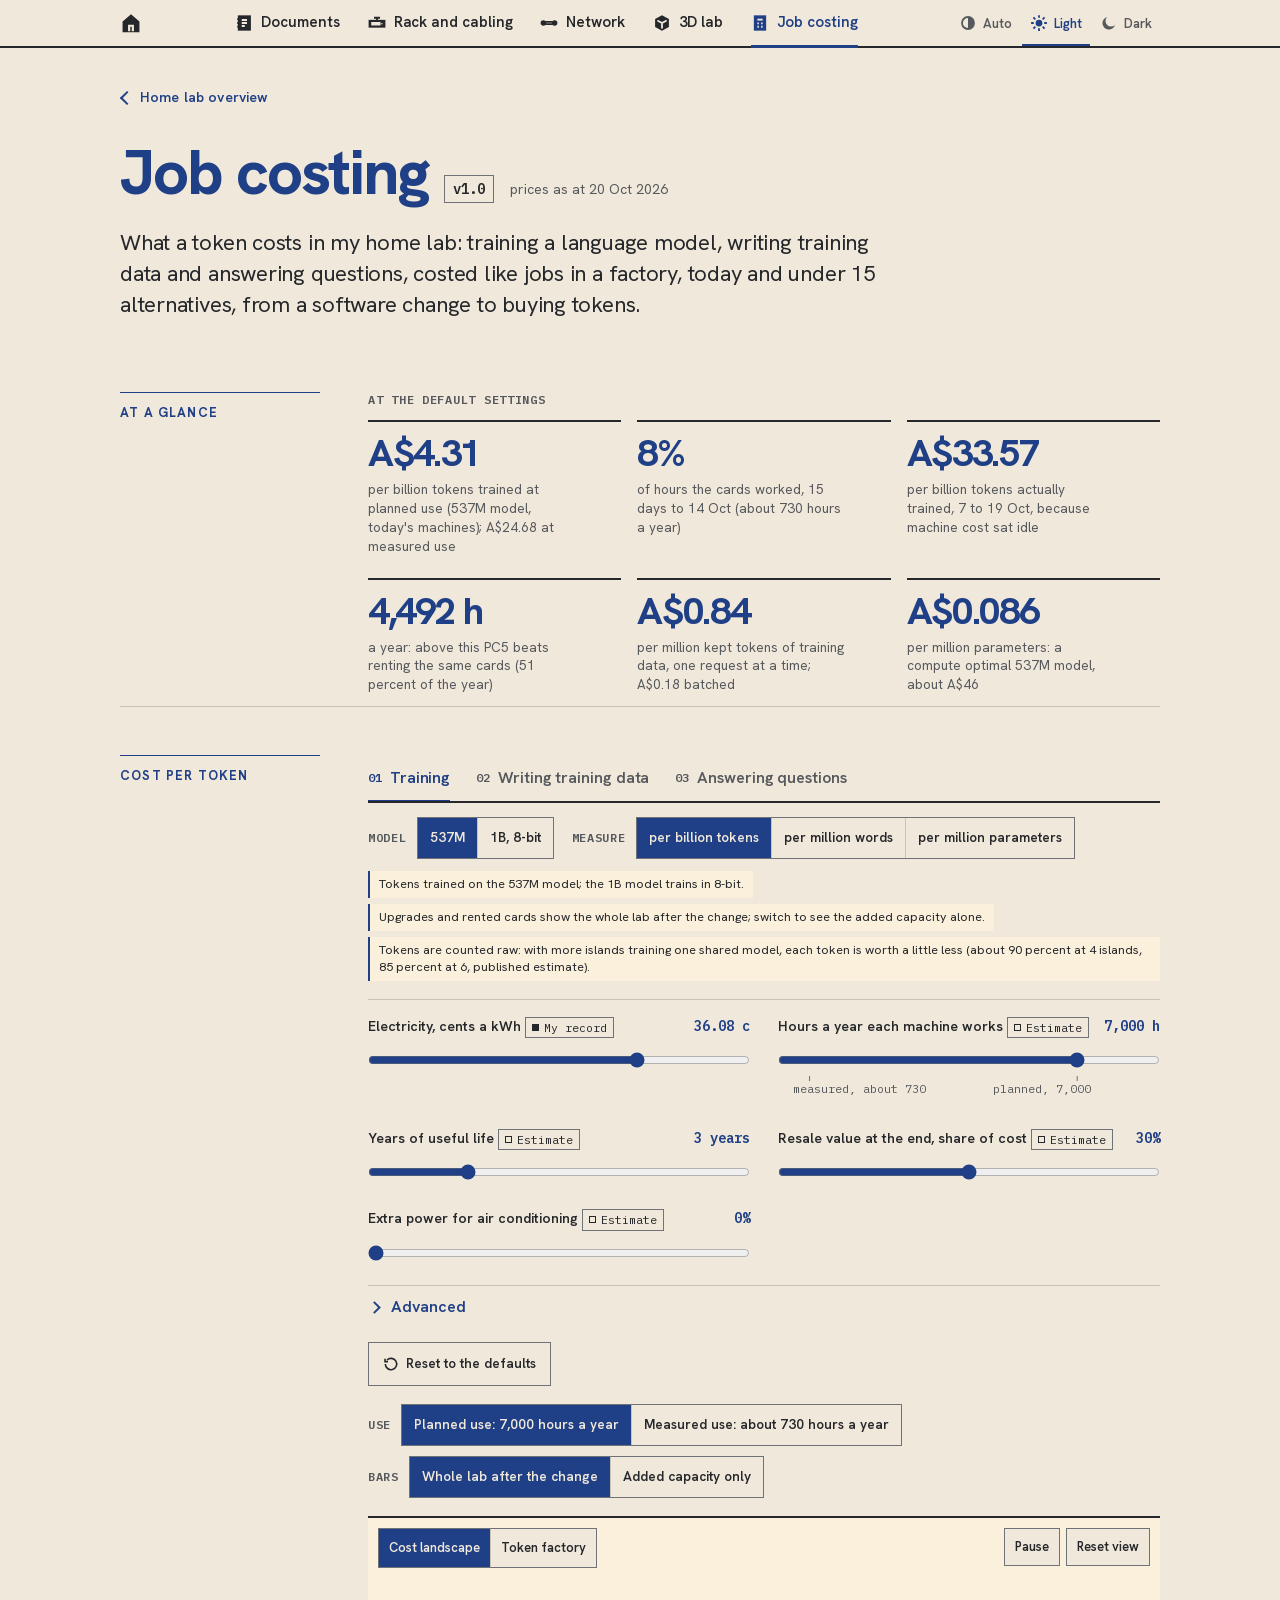
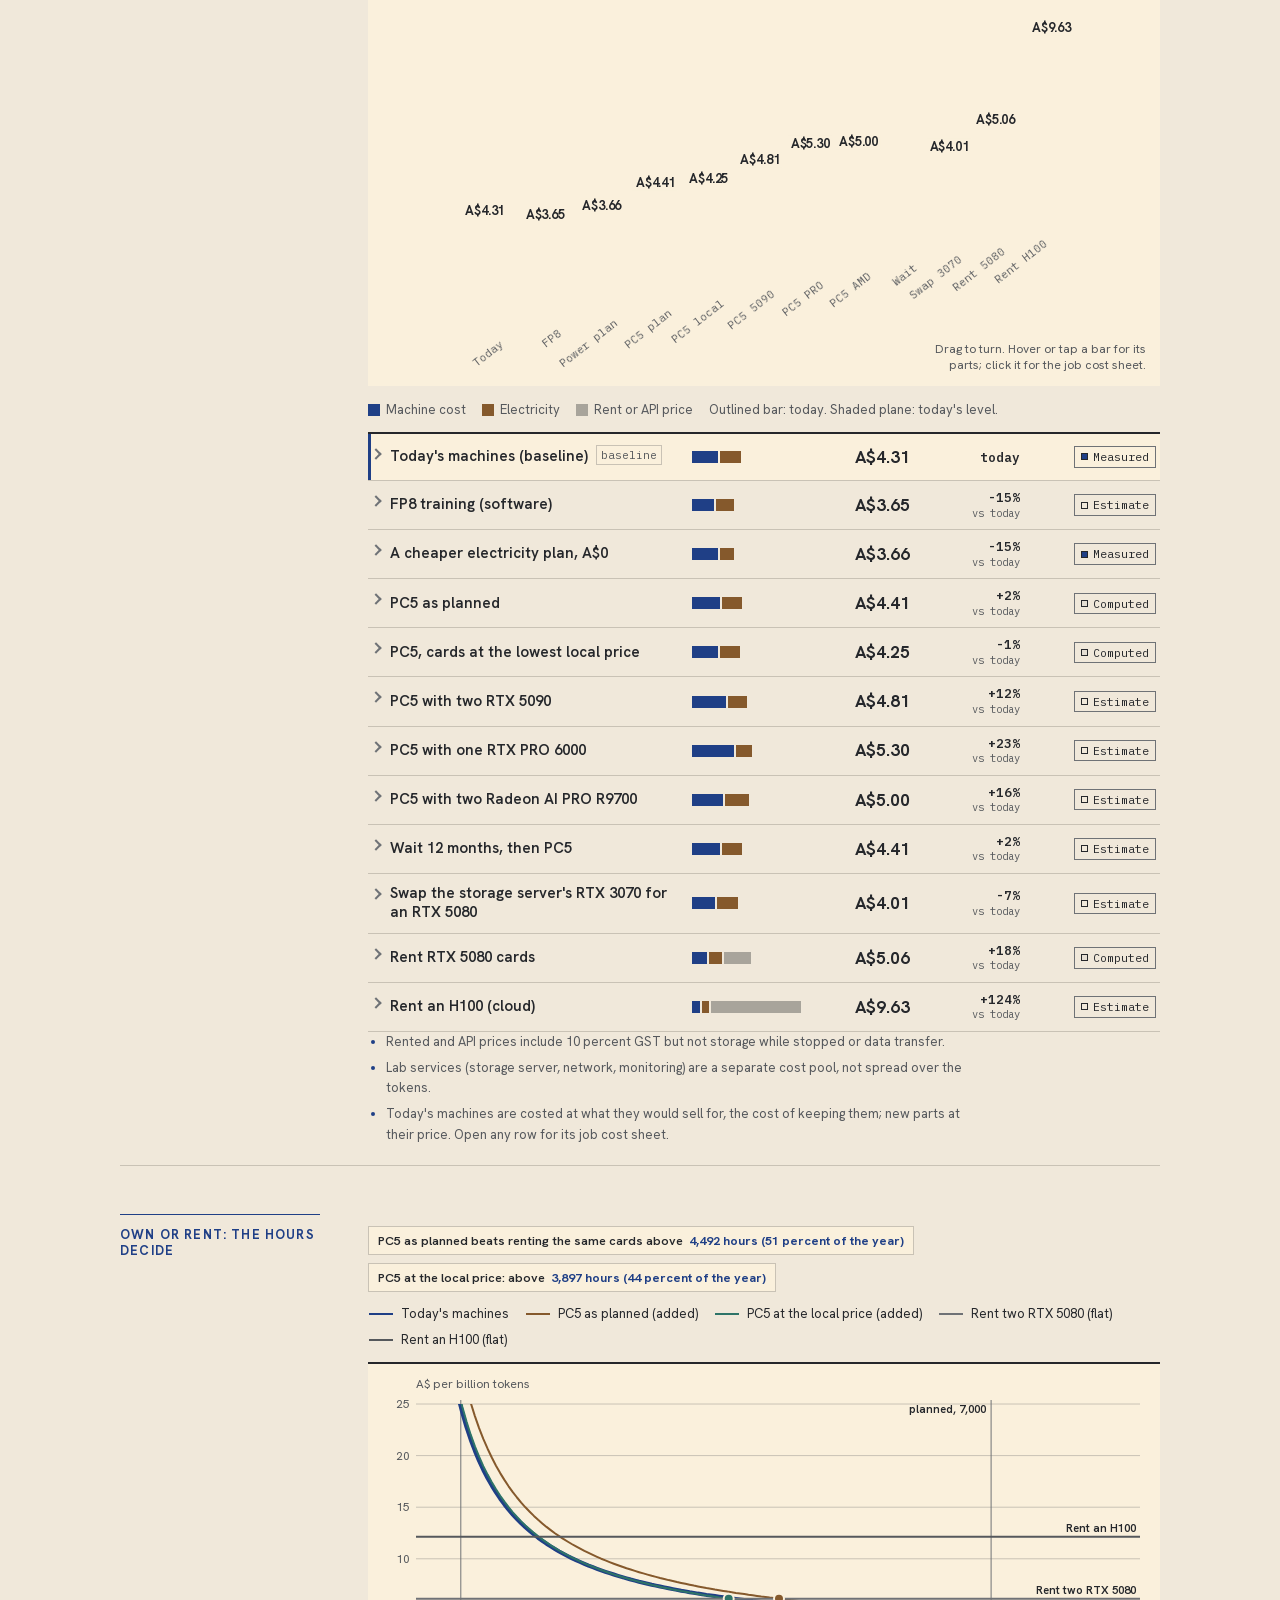
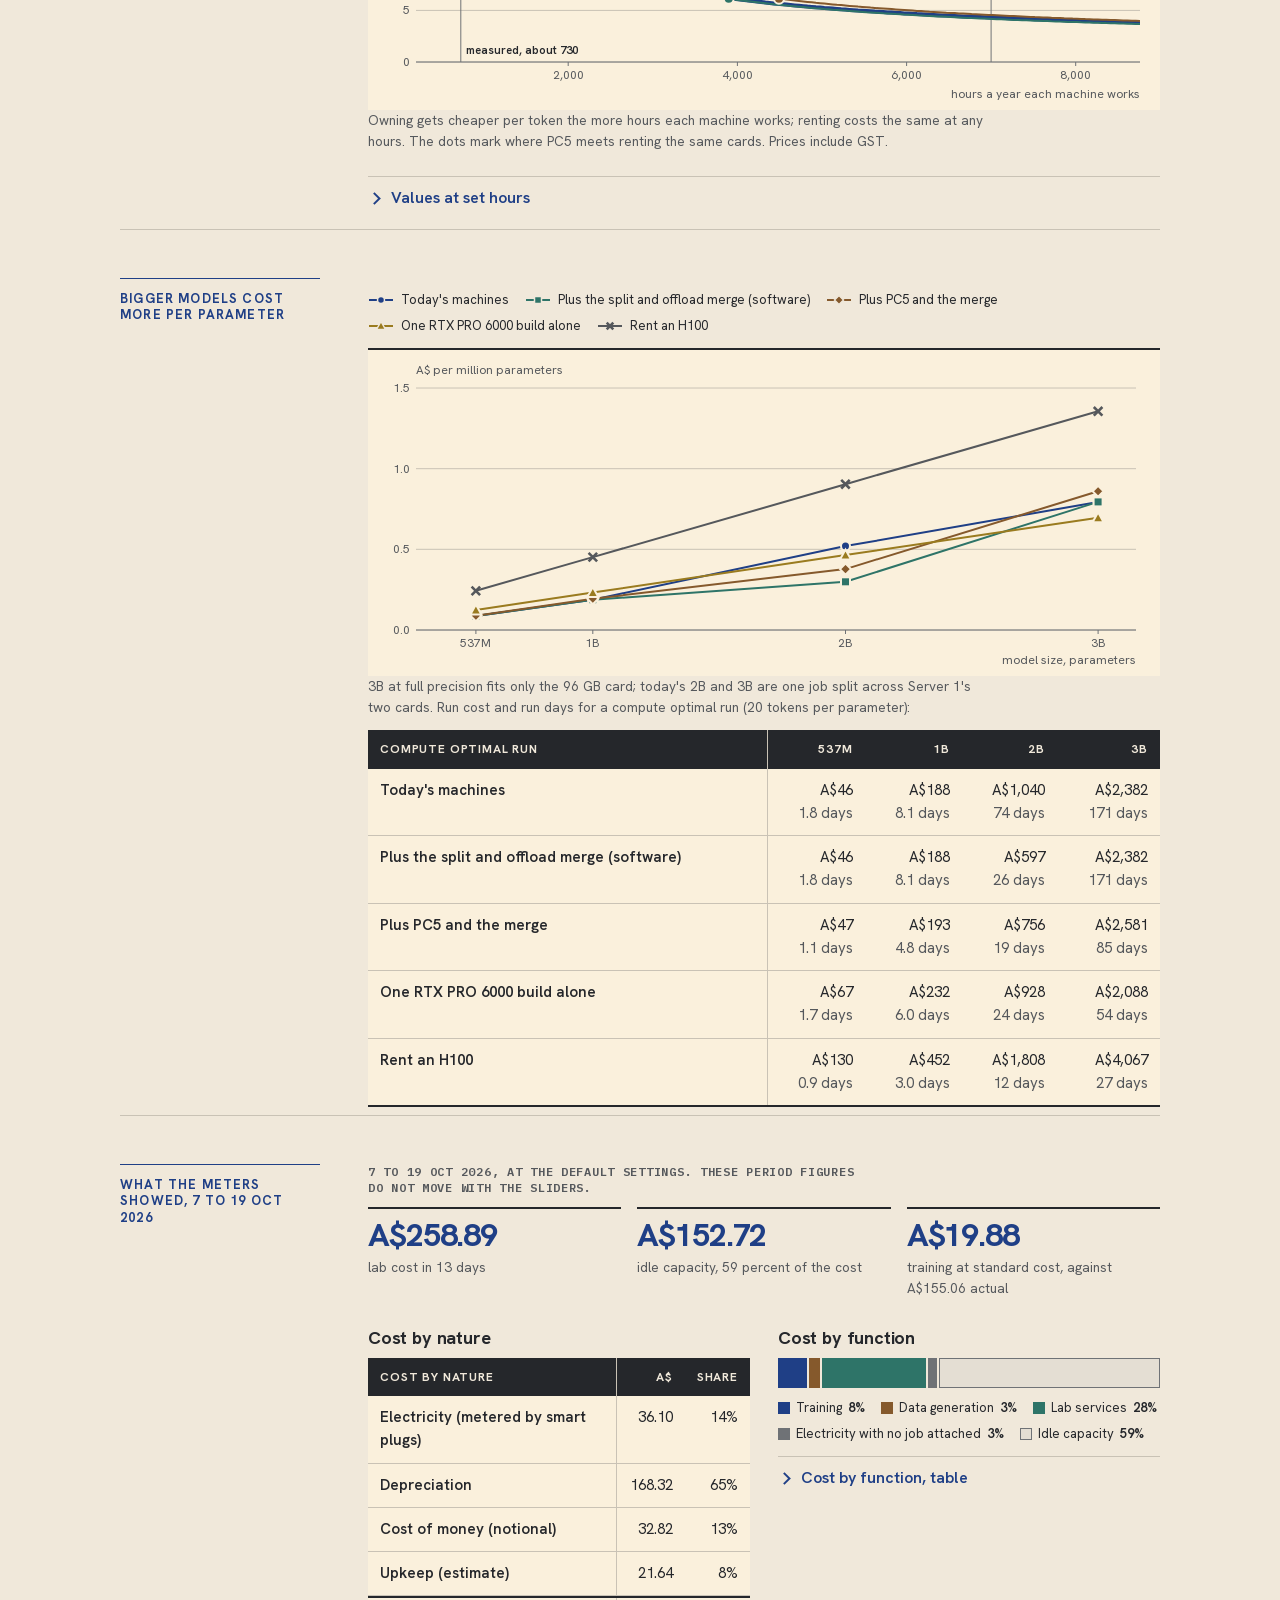
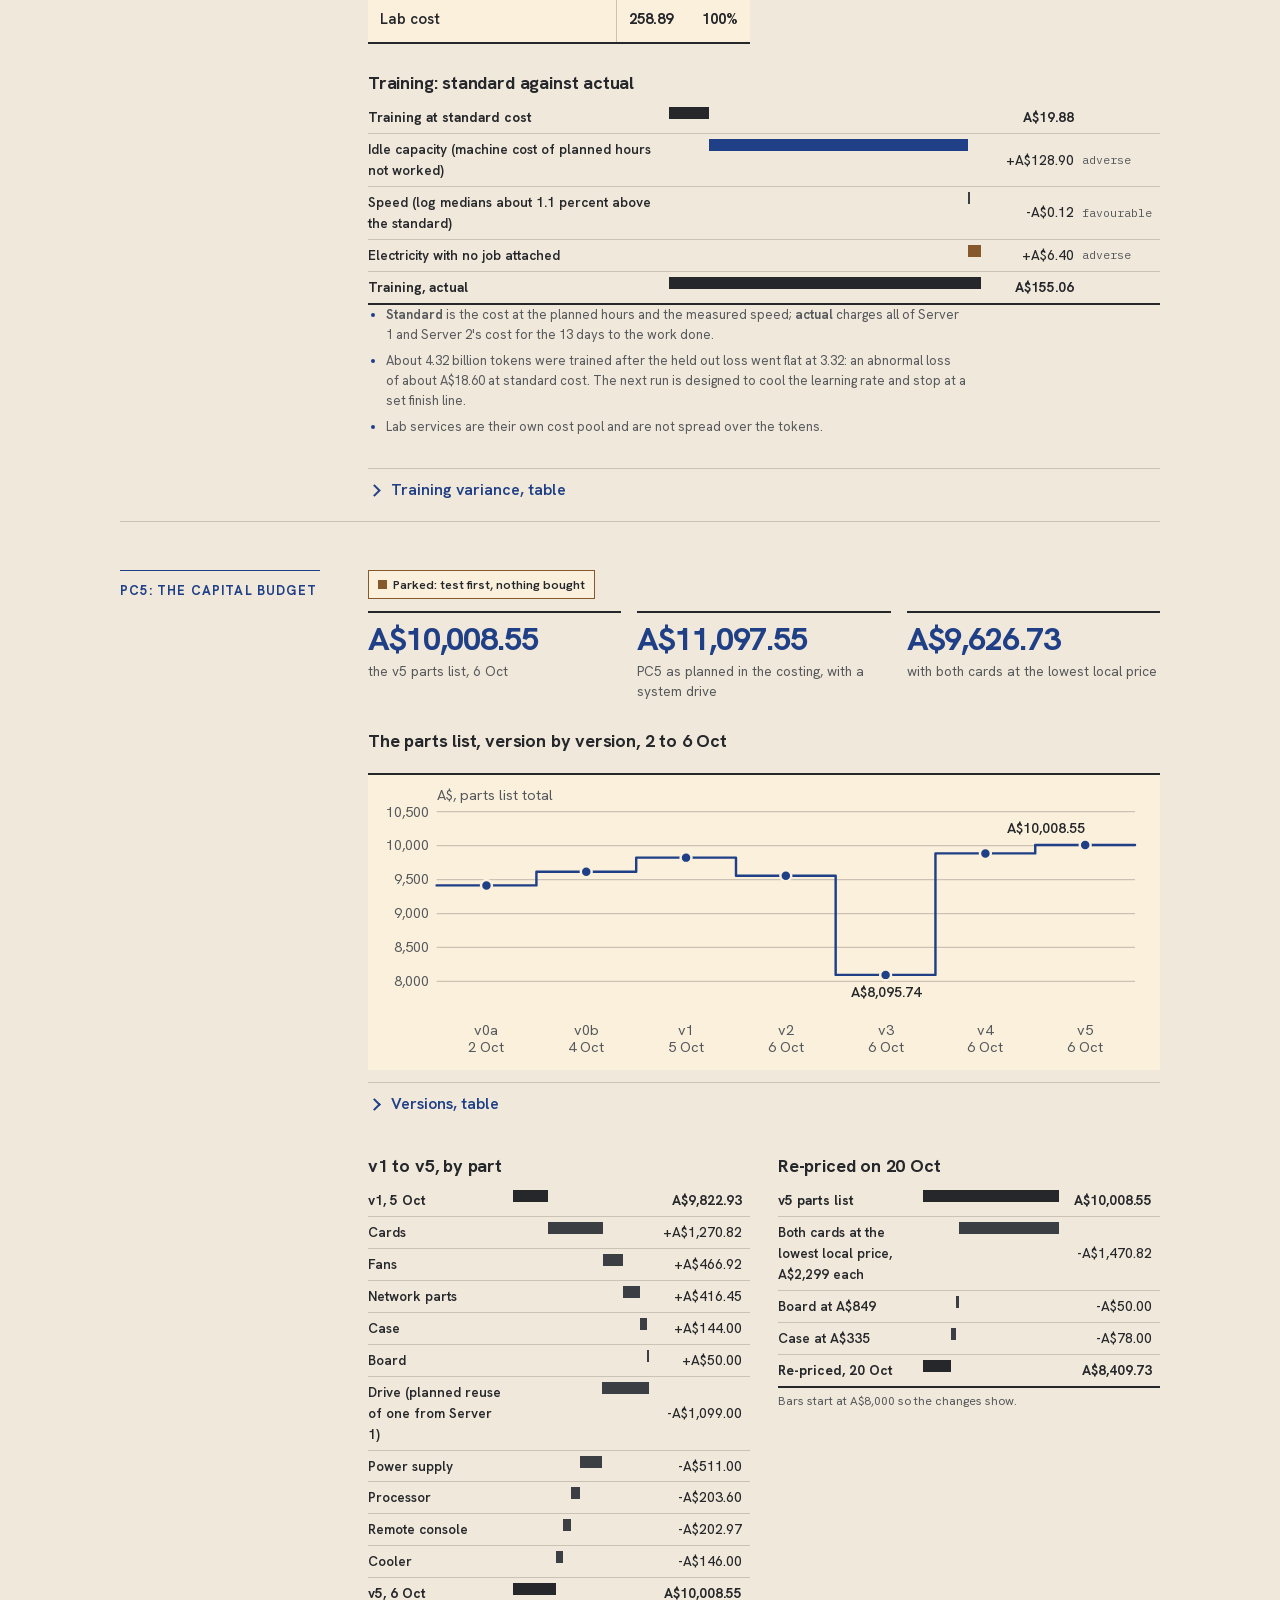
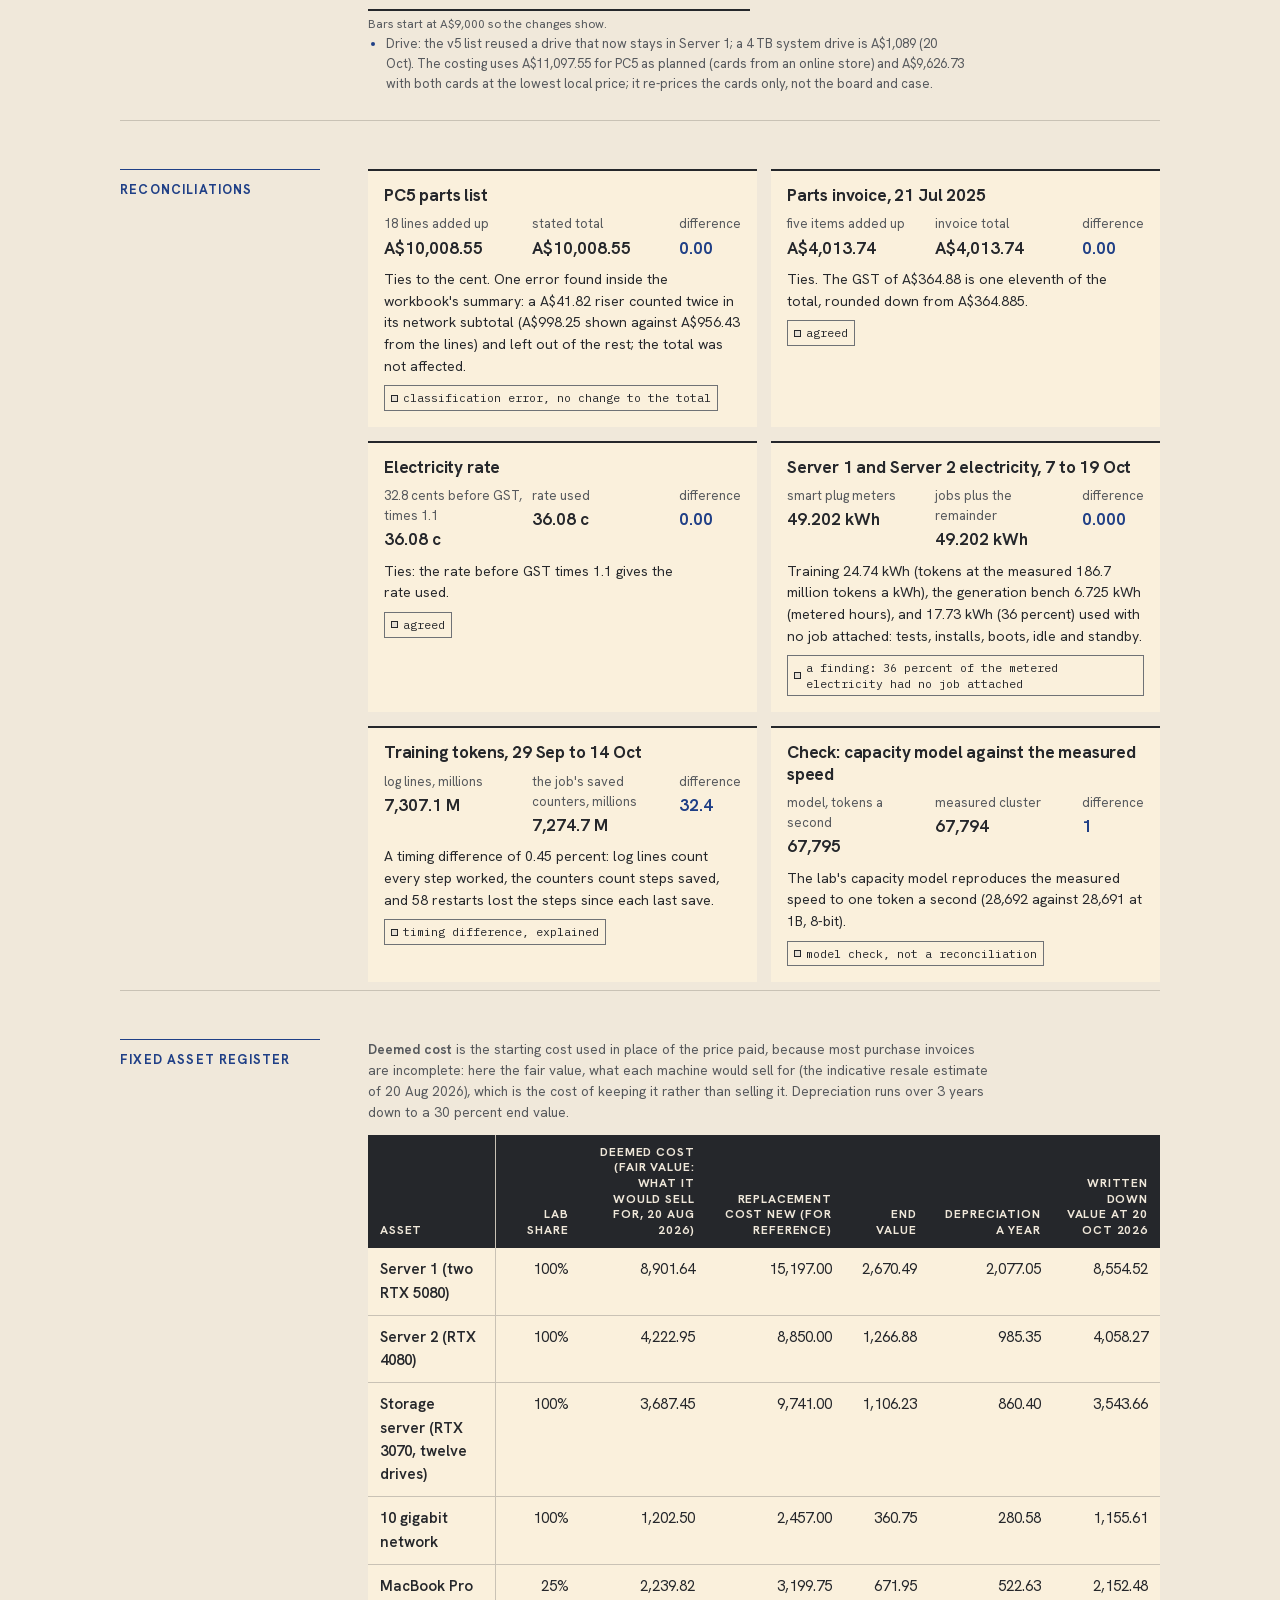
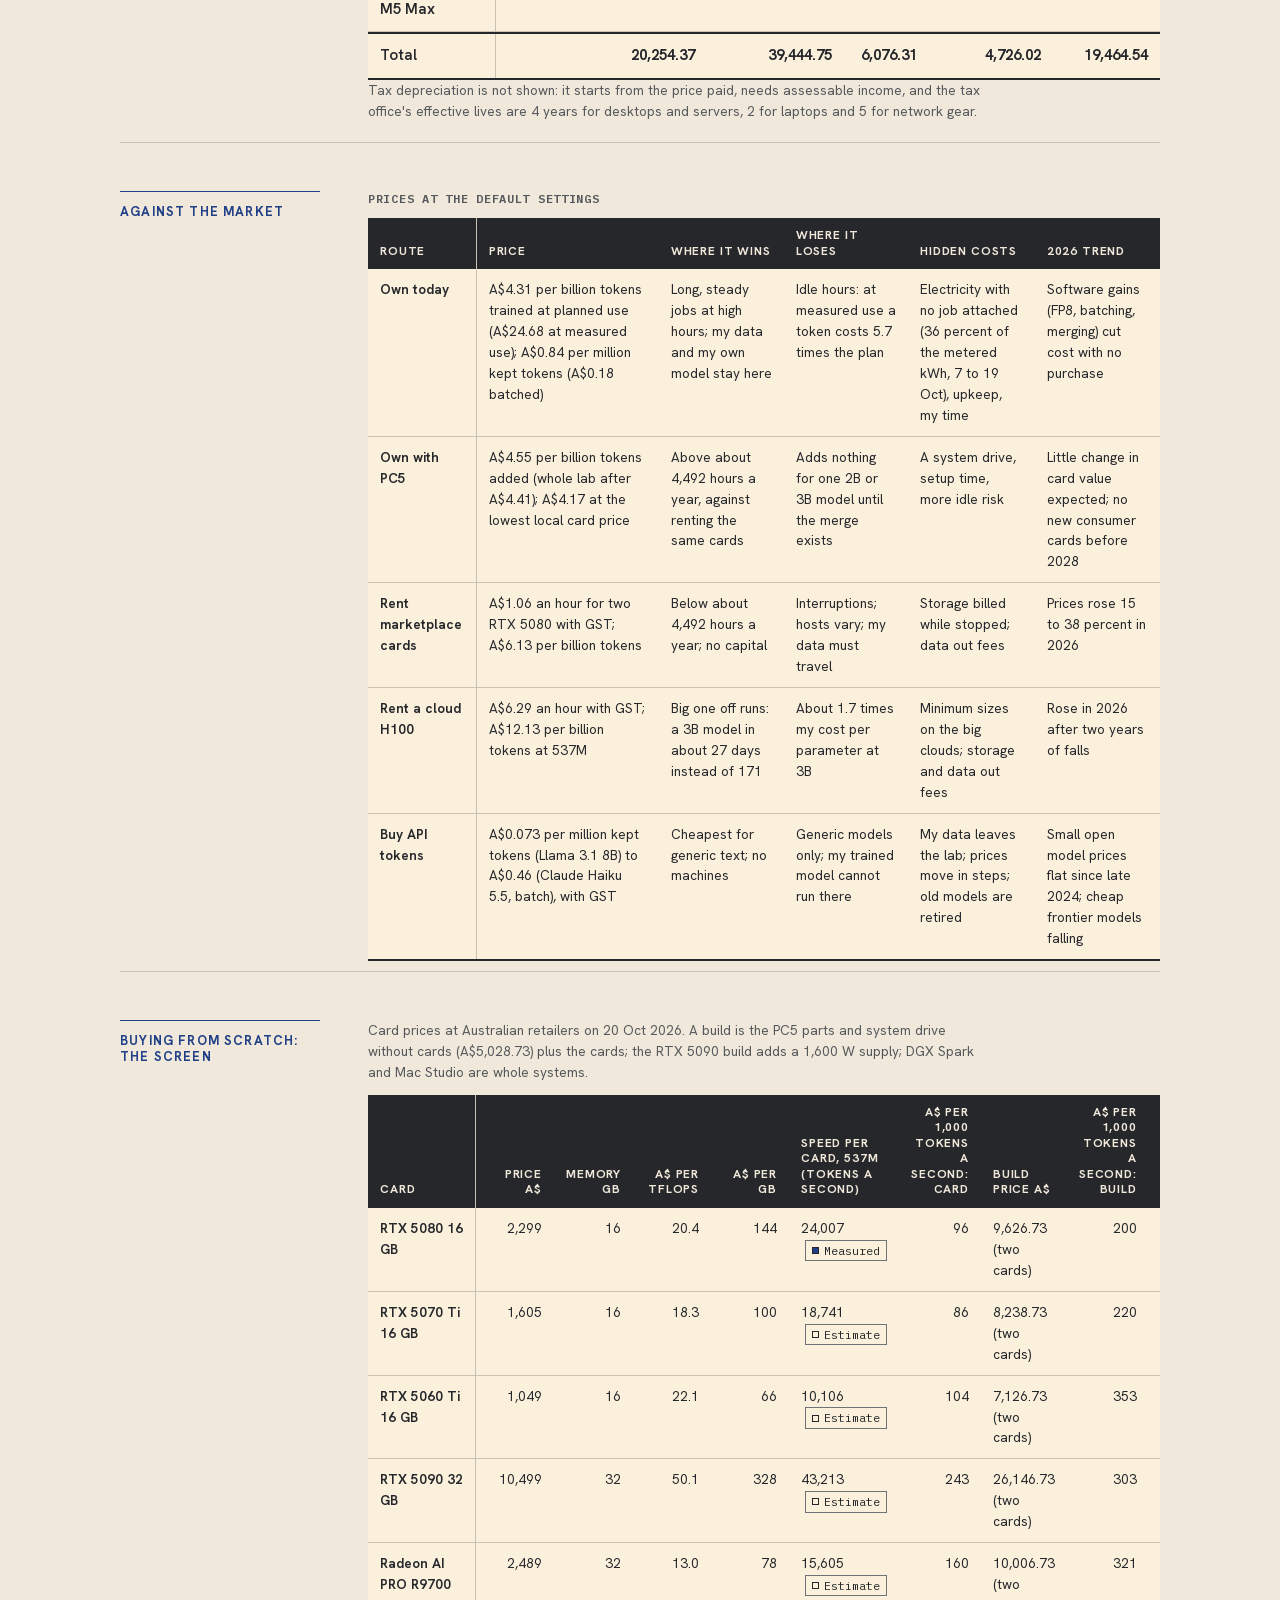
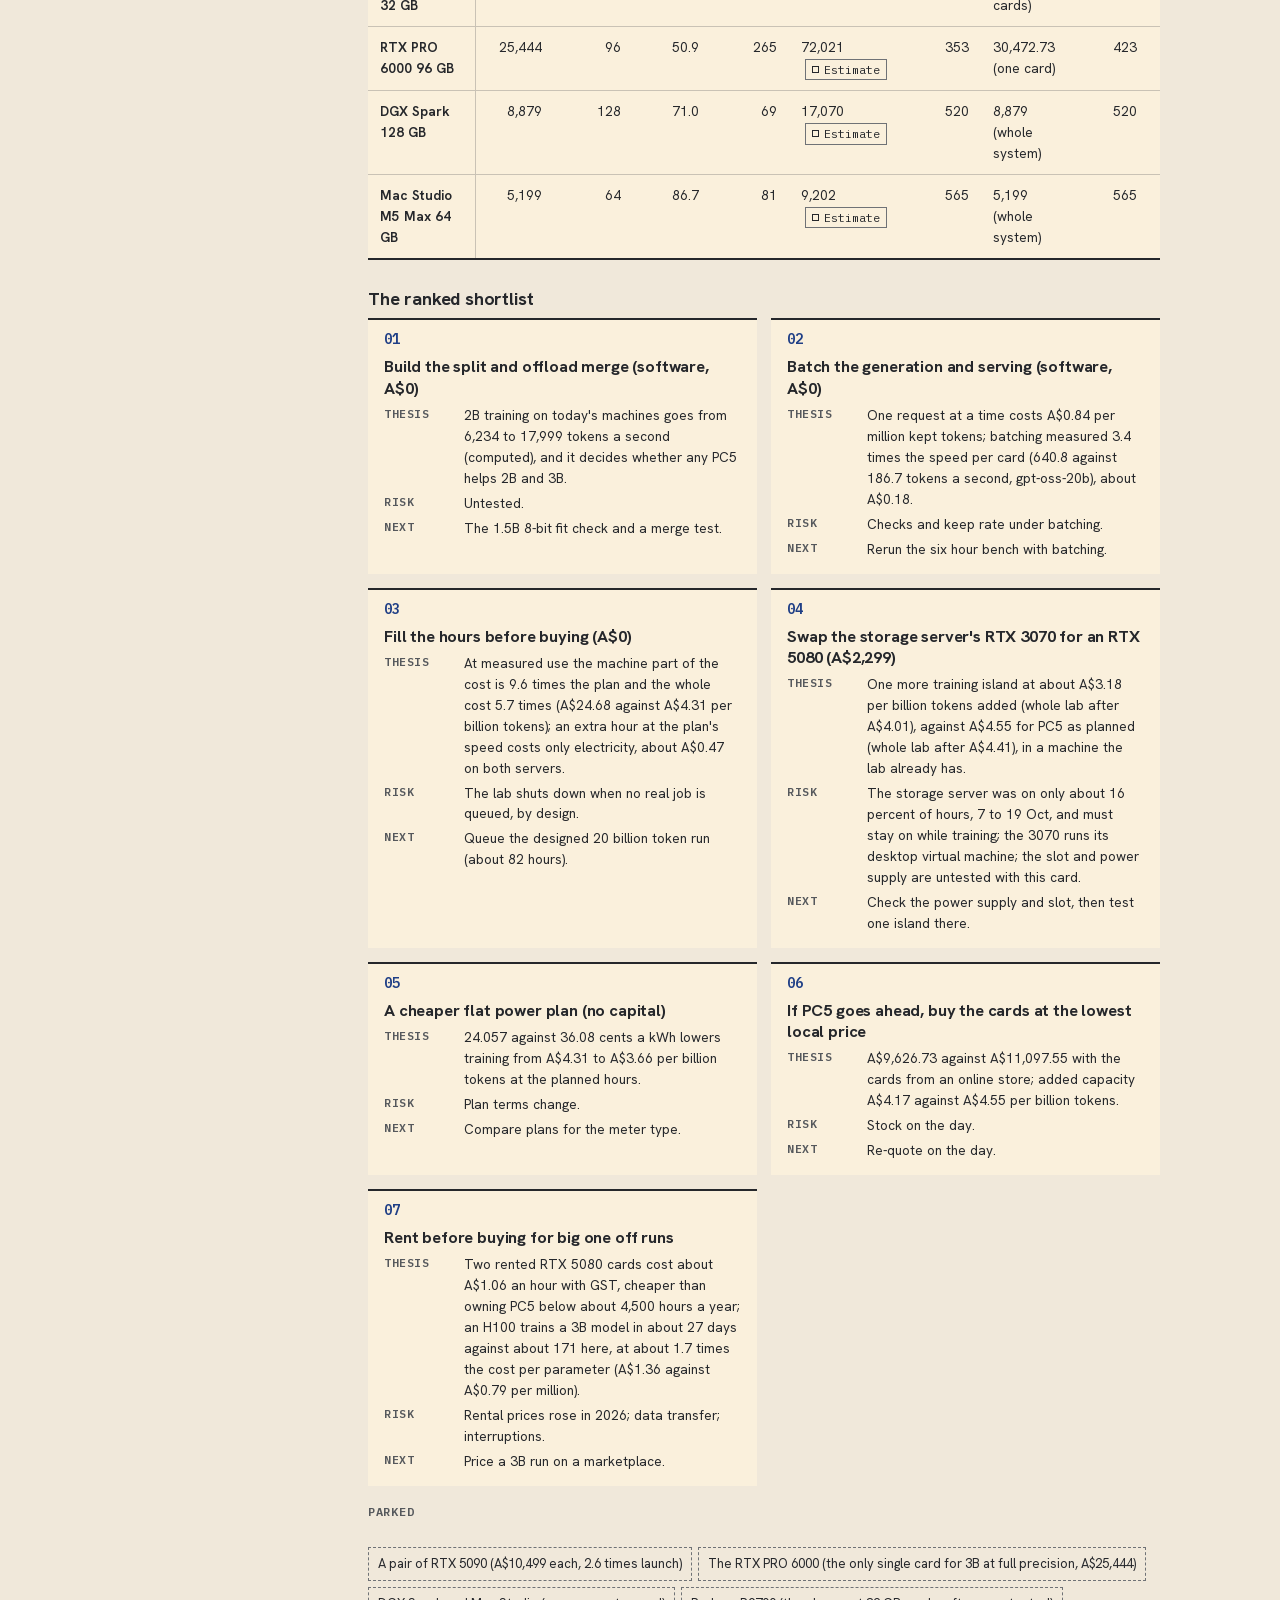
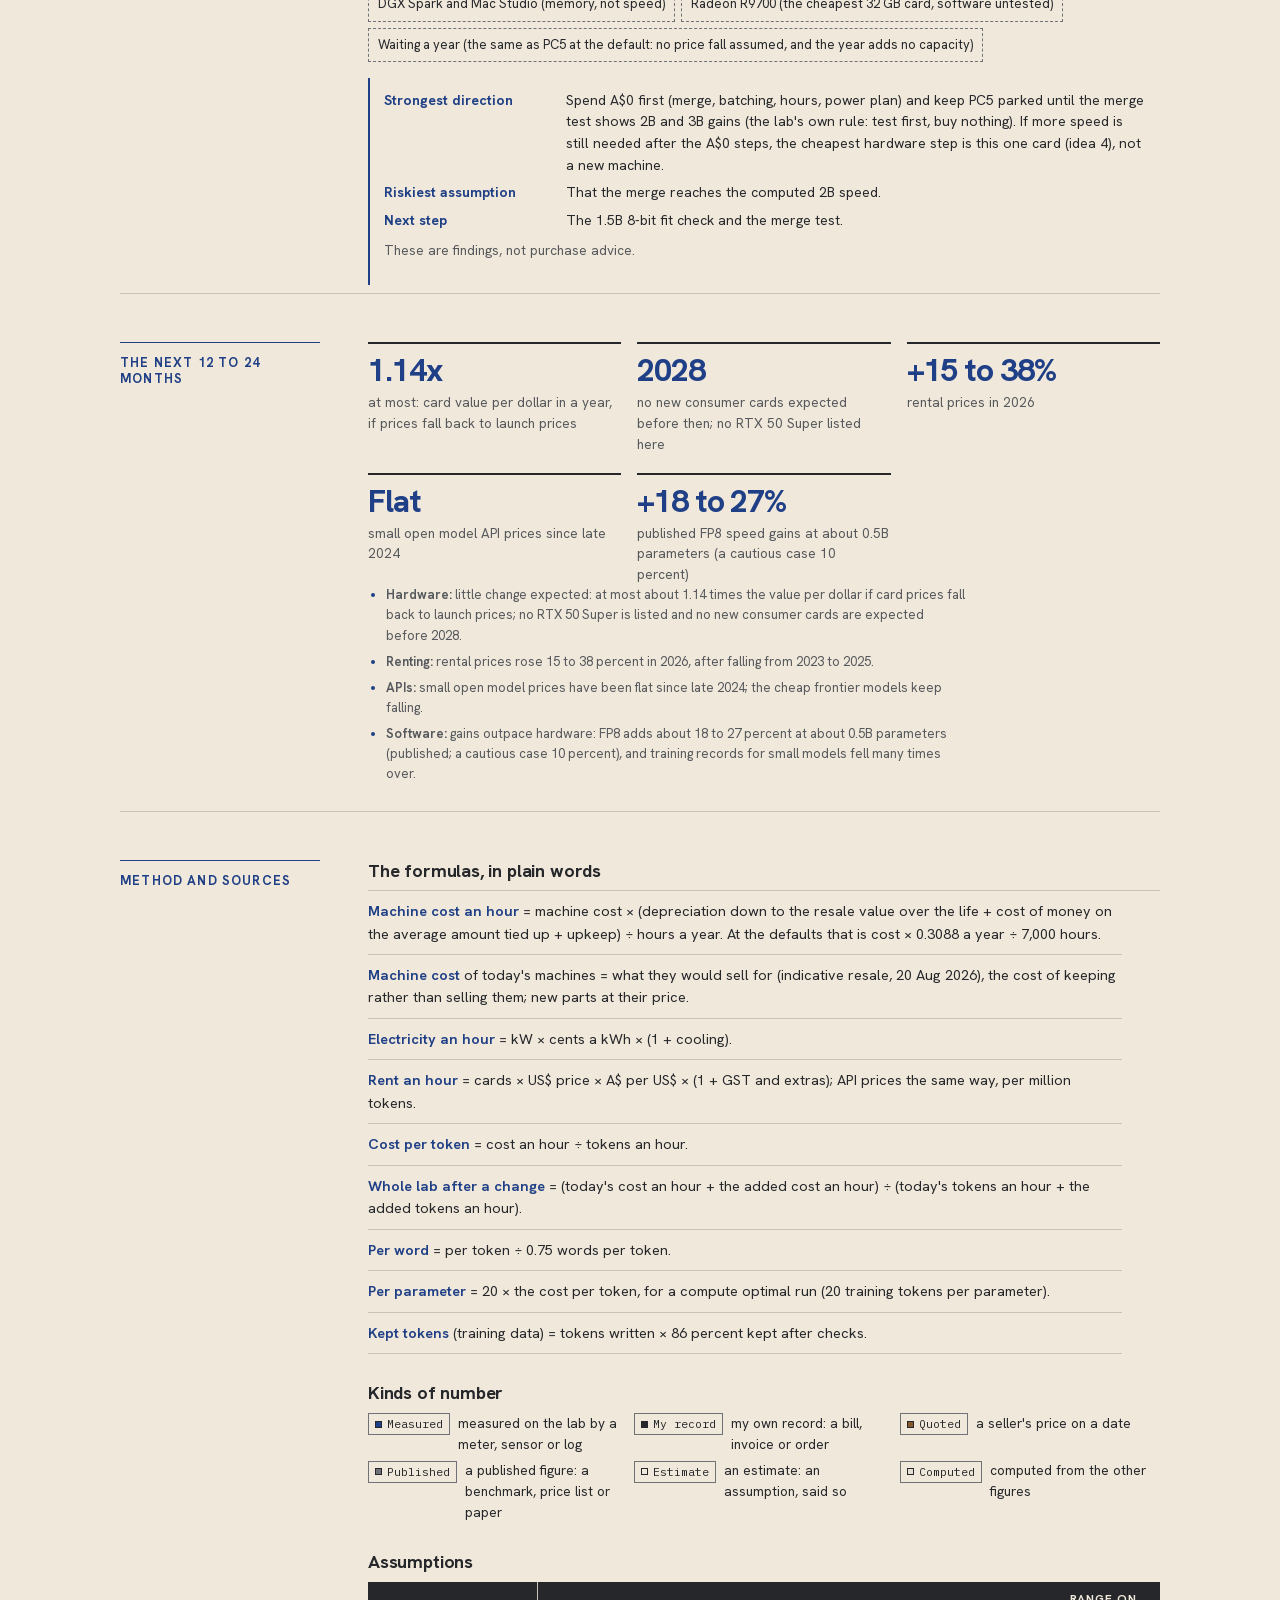
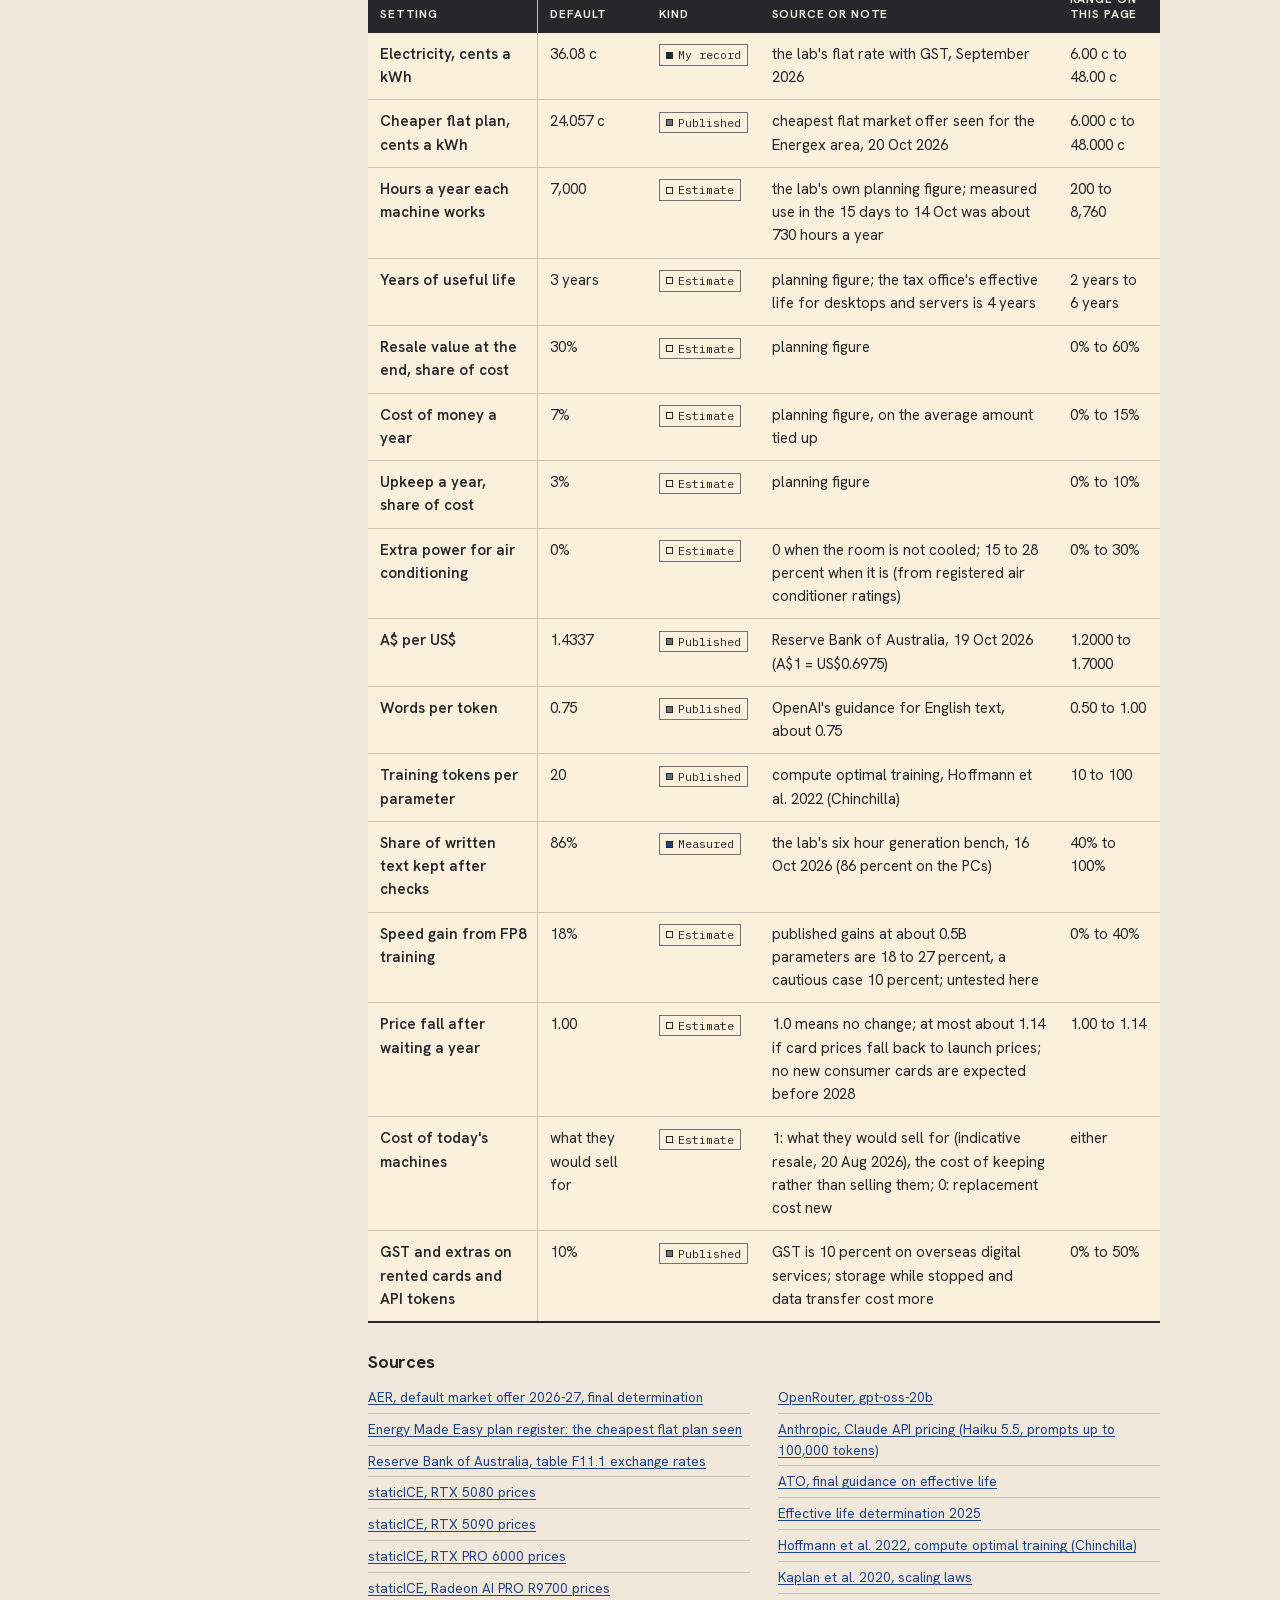
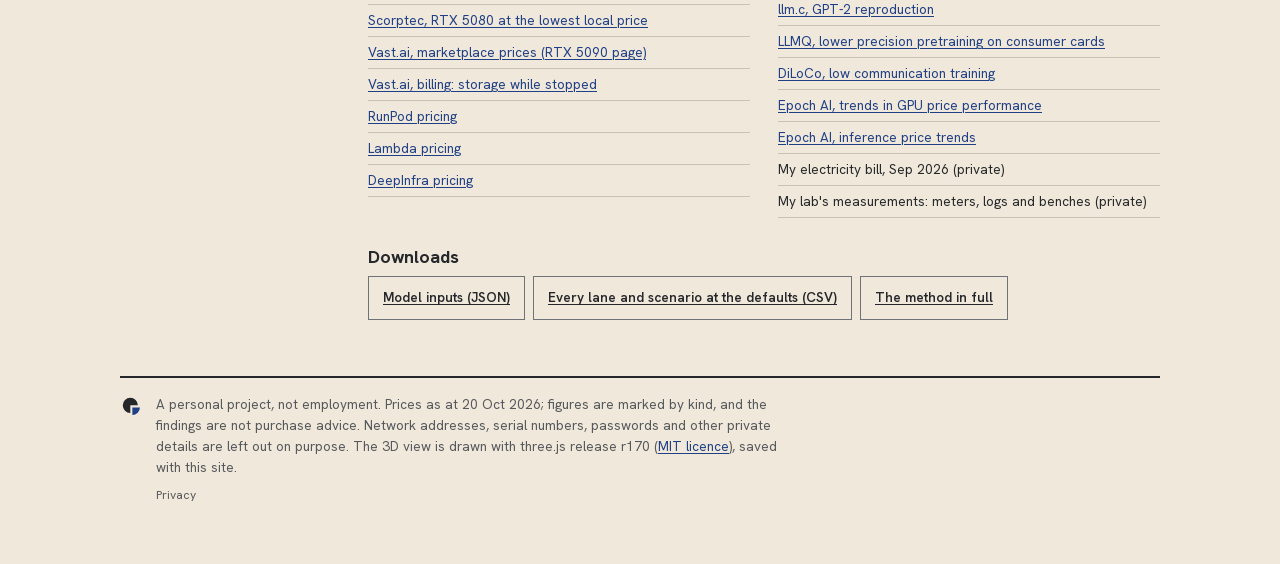
<file: job-costing.html>
<!doctype html>
<html lang="en-AU">
<head>
<meta charset="utf-8">
<meta name="viewport" content="width=device-width, initial-scale=1, viewport-fit=cover">
<title>Job costing: what a token costs in my home lab</title>
<meta name="description" content="A job costing study of Kevin Mustafa's home lab: what a token costs to train, to write as training data and to serve, costed like jobs in a factory, with an interactive 3D view, period statements, variances, reconciliations and a capital budget.">
<meta name="color-scheme" content="light dark">
<link rel="icon" type="image/svg+xml" href="data:image/svg+xml,%3Csvg xmlns='http://www.w3.org/2000/svg' viewBox='0 0 64 64'%3E%3Cstyle%3E.f{fill:%2325272B}.q{fill:%231F3F86}%40media (prefers-color-scheme:dark){.f{fill:%23F1E9D8}.q{fill:%2386A6E2}}%3C/style%3E%3Cpath class='f' d='M30 30V52A22 22 0 1 1 52 30Z'/%3E%3Cpath class='q' d='M36 36H58A22 22 0 0 1 36 58Z'/%3E%3C/svg%3E">
<script>try{var t=localStorage.getItem("theme")}catch(e){}if(t==="auto")document.documentElement.setAttribute("data-auto","");else document.documentElement.setAttribute("data-theme",t==="dark"?"dark":"light")</script>
<link rel="stylesheet" href="assets/theme.css?v=202610210933">
<link rel="stylesheet" href="assets/job-costing.css?v=202610210850">
<script src="assets/theme-toggle.js?v=202610210850" defer></script>
<script src="assets/visits.js?v=202610210933" defer></script>
</head>
<body>
<nav class="topnav" aria-label="Site"><div class="in"><a class="home" href="index.html" aria-label="Home" title="Home"><svg class="ic" viewBox="0 0 24 24" aria-hidden="true" focusable="false" stroke-linecap="butt" stroke-linejoin="miter"><defs><mask id="ic1-home-m" maskUnits="userSpaceOnUse" x="0" y="0" width="24" height="24"><rect width="24" height="24" fill="#FFFFFF"/><path d="M10 21v-6h4v6" fill="none" stroke="#000000" stroke-width="2.4"/></mask></defs><g mask="url(#ic1-home-m)"><path d="M4 11l8-7 8 7v10H4z" fill="currentColor" stroke="currentColor" stroke-width="2.4"/></g></svg><span>Home</span></a><a href="index.html#docs"><svg class="ic" viewBox="0 0 24 24" aria-hidden="true" focusable="false" stroke-linecap="butt" stroke-linejoin="miter"><defs><mask id="ic2-journal-m" maskUnits="userSpaceOnUse" x="0" y="0" width="24" height="24"><rect width="24" height="24" fill="#FFFFFF"/><path d="M9 8h7M9 12h7M9 16h4" fill="none" stroke="#000000" stroke-width="2.4"/></mask></defs><g mask="url(#ic2-journal-m)"><rect x="5" y="3" width="15" height="18" fill="currentColor" stroke="currentColor" stroke-width="2.4"/></g><path d="M5 7H3M5 12H3M5 17H3" fill="none" stroke="currentColor" stroke-width="2.4"/></svg><span>Documents</span></a><a href="rack-and-cabling.html"><svg class="ic" viewBox="0 0 24 24" aria-hidden="true" focusable="false" stroke-linecap="butt" stroke-linejoin="miter"><defs><mask id="ic3-switch-m" maskUnits="userSpaceOnUse" x="0" y="0" width="24" height="24"><rect width="24" height="24" fill="#FFFFFF"/><path d="M5.5 12h2v2h-2zM9.5 12h2v2h-2zM13.5 12h2v2h-2z" fill="none" stroke="#000000" stroke-width="2.4"/><circle cx="18.5" cy="13" r="1" fill="#000000"/></mask></defs><g mask="url(#ic3-switch-m)"><rect x="2" y="9" width="20" height="8" fill="currentColor" stroke="currentColor" stroke-width="2.4"/></g><path d="M12 9V5M8 5h8" fill="none" stroke="currentColor" stroke-width="2.4"/></svg><span>Rack and cabling</span></a><a href="network.html"><svg class="ic" viewBox="0 0 24 24" aria-hidden="true" focusable="false" stroke-linecap="butt" stroke-linejoin="miter"><circle cx="4.5" cy="12" r="2.5" fill="currentColor" stroke="currentColor" stroke-width="2.4"/><circle cx="19.5" cy="12" r="2.5" fill="currentColor" stroke="currentColor" stroke-width="2.4"/><path d="M7 10.5h10M7 13.5h10" fill="none" stroke="currentColor" stroke-width="2.4"/></svg><span>Network</span></a><a href="lab-3d.html"><svg class="ic" viewBox="0 0 24 24" aria-hidden="true" focusable="false" stroke-linecap="butt" stroke-linejoin="miter"><defs><mask id="icn-lab3d-m" maskUnits="userSpaceOnUse" x="0" y="0" width="24" height="24"><rect width="24" height="24" fill="#FFFFFF"/><path d="M5.8 8.6L12 12l6.2-3.4M12 12v7.4" fill="none" stroke="#000000" stroke-width="2.4"/></mask></defs><g mask="url(#icn-lab3d-m)"><path d="M12 3l8 4.5v9L12 21l-8-4.5v-9z" fill="currentColor" stroke="currentColor" stroke-width="2.4"/></g></svg><span>3D lab</span></a><a href="job-costing.html" aria-current="page"><svg class="ic" viewBox="0 0 24 24" aria-hidden="true" focusable="false" stroke-linecap="butt" stroke-linejoin="miter"><defs><mask id="icn-jobcost-m" maskUnits="userSpaceOnUse" x="0" y="0" width="24" height="24"><rect width="24" height="24" fill="#FFFFFF"/><path d="M8.5 7.5h7" fill="none" stroke="#000000" stroke-width="2.4"/><path d="M8.5 12.5h2M13.5 12.5h2M8.5 17h2M13.5 17h2" fill="none" stroke="#000000" stroke-width="2.4"/></mask></defs><g mask="url(#icn-jobcost-m)"><rect x="5" y="3" width="14" height="18" fill="currentColor" stroke="currentColor" stroke-width="2.4"/></g></svg><span>Job costing</span></a></div></nav>
<div class="wrap jc-app" id="jc-app">

<header>
  <div class="back"><a href="index.html">Home lab overview</a></div>
  <div class="jc-title"><h1>Job costing</h1><span class="jc-ver">v1.0</span><span class="jc-asat">prices as at 20 Oct 2026</span></div>
  <p class="lede jc-lede">What a token costs in my home lab: training a language model, writing training data and answering questions, costed like jobs in a factory, today and under 15 alternatives, from a software change to buying tokens.</p>
</header>

<section aria-labelledby="glance-h" id="glance">
<h2 id="glance-h">At a glance</h2>
<p class="jc-cap">At the default settings</p>
<ul class="jc-glance">
  <li><a href="#cost" data-open="pretrain_537M:base:btok" title="Planned use is 7,000 hours a year; measured use was about 730. At planned use: machine cost A$2.37 and electricity A$1.93 per billion tokens."><b>A$4.31</b><span>per billion tokens trained at planned use (537M model, today&#39;s machines); A$24.68 at measured use</span></a></li>
  <li><a href="#meters" title="The plan is 7,000 hours a year, 80 percent of the year."><b>8%</b><span>of hours the cards worked, 15 days to 14 Oct (about 730 hours a year)</span></a></li>
  <li><a href="#meters" title="Actual A$155.06 for 4.62 billion tokens, against A$19.88 at the standard cost."><b>A$33.57</b><span>per billion tokens actually trained, 7 to 19 Oct, because machine cost sat idle</span></a></li>
  <li><a href="#own-rent" title="With the cards at the lowest local price the line is 3,897 hours (44 percent)."><b>4,492 h</b><span>a year: above this PC5 beats renting the same cards (51 percent of the year)</span></a></li>
  <li><a href="#cost" data-open="datagen:base:mtok" title="Today&#39;s machines writing training data at planned use. Batched: 8 requests at once per card."><b>A$0.84</b><span>per million kept tokens of training data, one request at a time; A$0.18 batched</span></a></li>
  <li><a href="#bigger" title="20 tokens per parameter: 10.74 billion tokens, about 1.8 days on today&#39;s machines at planned use."><b>A$0.086</b><span>per million parameters: a compute optimal 537M model, about A$46</span></a></li>
</ul>
</section>

<section aria-labelledby="cost-h" id="cost">
<h2 id="cost-h">Cost per token</h2>
<div class="jc-tabs jc-js-only" id="jc-tabs" role="tablist" aria-label="Job">
  <button type="button" role="tab" id="jc-tab-train" data-g="train" aria-selected="true" aria-controls="jc-panel"><span class="n">01</span>Training</button>
  <button type="button" role="tab" id="jc-tab-datagen" data-g="datagen" aria-selected="false" aria-controls="jc-panel" tabindex="-1"><span class="n">02</span>Writing training data</button>
  <button type="button" role="tab" id="jc-tab-inference" data-g="inference" aria-selected="false" aria-controls="jc-panel" tabindex="-1"><span class="n">03</span>Answering questions</button>
</div>
<div id="jc-panel" role="tabpanel" aria-labelledby="jc-tab-train">
<div class="jc-bar jc-js-only">
  <div class="jc-grp" id="jc-size-g"><span class="jc-seg-l">Model</span><div class="jc-seg" id="jc-size" role="group" aria-label="Model size"><button type="button" data-size="537M" aria-pressed="true">537M</button><button type="button" data-size="1B" aria-pressed="false">1B, 8-bit</button></div></div>
  <div class="jc-grp"><span class="jc-seg-l">Measure</span><div class="jc-seg" id="jc-measure" role="group" aria-label="Measure"><button type="button" data-m="btok" aria-pressed="true">per billion tokens</button></div></div>
</div>
<ul class="jc-lanenote" data-g="train" aria-label="Training: notes"><li class="jc-ln-g">Training</li><li>Tokens trained on the 537M model; the 1B model trains in 8-bit.</li><li>Upgrades and rented cards show the whole lab after the change; switch to see the added capacity alone.</li><li>Tokens are counted raw: with more islands training one shared model, each token is worth a little less (about 90 percent at 4 islands, 85 percent at 6, published estimate).</li></ul>
<ul class="jc-lanenote" data-g="datagen" aria-label="Writing training data: notes"><li class="jc-ln-g">Writing training data</li><li>Output is kept tokens: 86 percent kept after checks (measured).</li><li>Today writes one request at a time (Qwen3-8B, 4-bit). Hardware and rent rows are batched: compare them with today, batched.</li><li>Batched speed is measured with gpt-oss-20b; offline generation can run many more requests at once than 8.</li><li>APIs sell generic models; my own trained model runs only on my machines or rented cards.</li></ul>
<ul class="jc-lanenote" data-g="inference" aria-label="Answering questions: notes"><li class="jc-ln-g">Answering questions</li><li>One RTX 5080 serving gpt-oss-20b. Hardware and rent rows are batched, 8 users at once: compare them with today, batched.</li><li>The M5&#39;s hourly cost is its full cost per hour of use.</li><li>APIs sell generic models; my own trained model runs only on my machines or rented cards.</li></ul>
<div class="jc-ctls jc-js-only" id="jc-controls">
<div class="jc-ctl"><div class="jc-ctl-h"><label for="jc-tariff_c">Electricity, cents a kWh <span class="jc-kind k-O">My record</span></label><output id="jc-o-tariff_c" for="jc-tariff_c">36.08</output></div><input type="range" id="jc-tariff_c" min="6" max="48" step="0.5" value="36.08" aria-describedby="jc-h-tariff_c"><small class="jc-help" id="jc-h-tariff_c">the lab&#39;s flat rate with GST, September 2026</small></div>
<div class="jc-ctl"><div class="jc-ctl-h"><label for="jc-hours">Hours a year each machine works <span class="jc-kind k-E">Estimate</span></label><output id="jc-o-hours" for="jc-hours">7000</output></div><input type="range" id="jc-hours" min="200" max="8760" step="10" value="7000" aria-describedby="jc-h-hours"><div class="jc-marks" aria-hidden="true"><span class="l" style="left:6.19%">measured, about 730</span><span class="r" style="left:79.44%">planned, 7,000</span></div><small class="jc-help" id="jc-h-hours">the lab&#39;s own planning figure; measured use in the 15 days to 14 Oct was about 730 hours a year</small></div>
<div class="jc-ctl"><div class="jc-ctl-h"><label for="jc-life">Years of useful life <span class="jc-kind k-E">Estimate</span></label><output id="jc-o-life" for="jc-life">3</output></div><input type="range" id="jc-life" min="2" max="6" step="1" value="3" aria-describedby="jc-h-life"><small class="jc-help" id="jc-h-life">planning figure; the tax office&#39;s effective life for desktops and servers is 4 years</small></div>
<div class="jc-ctl"><div class="jc-ctl-h"><label for="jc-residual">Resale value at the end, share of cost <span class="jc-kind k-E">Estimate</span></label><output id="jc-o-residual" for="jc-residual">0.3</output></div><input type="range" id="jc-residual" min="0" max="0.6" step="0.05" value="0.3" aria-describedby="jc-h-residual"><small class="jc-help" id="jc-h-residual">planning figure</small></div>
<div class="jc-ctl"><div class="jc-ctl-h"><label for="jc-cooling">Extra power for air conditioning <span class="jc-kind k-E">Estimate</span></label><output id="jc-o-cooling" for="jc-cooling">0</output></div><input type="range" id="jc-cooling" min="0" max="0.3" step="0.01" value="0" aria-describedby="jc-h-cooling"><small class="jc-help" id="jc-h-cooling">0 when the room is not cooled; 15 to 28 percent when it is (from registered air conditioner ratings)</small></div>
<details class="jc-adv"><summary>Advanced</summary><div class="jc-adv-g">
<div class="jc-ctl"><div class="jc-ctl-h"><label for="jc-money">Cost of money a year <span class="jc-kind k-E">Estimate</span></label><output id="jc-o-money" for="jc-money">0.07</output></div><input type="range" id="jc-money" min="0" max="0.15" step="0.01" value="0.07" aria-describedby="jc-h-money"><small class="jc-help" id="jc-h-money">planning figure, on the average amount tied up</small></div>
<div class="jc-ctl"><div class="jc-ctl-h"><label for="jc-upkeep">Upkeep a year, share of cost <span class="jc-kind k-E">Estimate</span></label><output id="jc-o-upkeep" for="jc-upkeep">0.03</output></div><input type="range" id="jc-upkeep" min="0" max="0.1" step="0.01" value="0.03" aria-describedby="jc-h-upkeep"><small class="jc-help" id="jc-h-upkeep">planning figure</small></div>
<div class="jc-ctl"><div class="jc-ctl-h"><label for="jc-sw_gain">Speed gain from FP8 training <span class="jc-kind k-E">Estimate</span></label><output id="jc-o-sw_gain" for="jc-sw_gain">0.18</output></div><input type="range" id="jc-sw_gain" min="0" max="0.4" step="0.01" value="0.18" aria-describedby="jc-h-sw_gain"><small class="jc-help" id="jc-h-sw_gain">published gains at about 0.5B parameters are 18 to 27 percent, a cautious case 10 percent; untested here</small></div>
<div class="jc-ctl"><div class="jc-ctl-h"><label for="jc-wait_gain">Price fall after waiting a year <span class="jc-kind k-E">Estimate</span></label><output id="jc-o-wait_gain" for="jc-wait_gain">1</output></div><input type="range" id="jc-wait_gain" min="1" max="1.14" step="0.01" value="1" aria-describedby="jc-h-wait_gain"><small class="jc-help" id="jc-h-wait_gain">1.0 means no change; at most about 1.14 if card prices fall back to launch prices; no new consumer cards are expected before 2028</small></div>
<div class="jc-ctl"><div class="jc-ctl-h"><label for="jc-fx">A$ per US$ <span class="jc-kind k-S">Published</span></label><output id="jc-o-fx" for="jc-fx">1.4337</output></div><input type="range" id="jc-fx" min="1.2" max="1.7" step="0.01" value="1.4337" aria-describedby="jc-h-fx"><small class="jc-help" id="jc-h-fx">Reserve Bank of Australia, 19 Oct 2026 (A$1 = US$0.6975)</small></div>
<div class="jc-ctl"><div class="jc-ctl-h"><label for="jc-extra">GST and extras on rented cards and API tokens <span class="jc-kind k-S">Published</span></label><output id="jc-o-extra" for="jc-extra">0.1</output></div><input type="range" id="jc-extra" min="0" max="0.5" step="0.01" value="0.1" aria-describedby="jc-h-extra"><small class="jc-help" id="jc-h-extra">GST is 10 percent on overseas digital services; storage while stopped and data transfer cost more</small></div>
<div class="jc-ctl"><div class="jc-ctl-h"><span class="jc-lbl" id="jc-basis-l">Cost of today&#39;s machines <span class="jc-kind k-E">Estimate</span></span></div>
<div class="jc-seg" id="jc-basis" role="group" aria-labelledby="jc-basis-l" aria-describedby="jc-h-basis"><button type="button" data-b="1" aria-pressed="true">What they would sell for</button><button type="button" data-b="0" aria-pressed="false">Replacement cost new</button></div>
<small class="jc-help" id="jc-h-basis">1: what they would sell for (indicative resale, 20 Aug 2026), the cost of keeping rather than selling them; 0: replacement cost new</small></div>
</div></details>
<div class="jc-reset"><button type="button" class="jc-btn" id="jc-reset"><svg class="ic" viewBox="0 0 24 24" aria-hidden="true" focusable="false" stroke-linecap="butt" stroke-linejoin="miter"><path d="M3.5 12a8.5 8.5 0 1 0 2.5-6" fill="none" stroke="currentColor" stroke-width="2.4"/><path d="M3 4v4.5h4.5" fill="none" stroke="currentColor" stroke-width="2.4"/></svg><span>Reset to the defaults</span></button><span class="jc-dirty" id="jc-dirty" hidden>Settings changed: the numbers below are not the defaults.</span></div>
</div>
<div class="jc-bar jc-js-only">
  <div class="jc-grp"><span class="jc-seg-l">Use</span><div class="jc-seg" id="jc-use" role="group" aria-label="Hours a year"><button type="button" data-h="7000" aria-pressed="true">Planned use: 7,000 hours a year</button><button type="button" data-h="730" aria-pressed="false">Measured use: about 730 hours a year</button></div></div>
  <div class="jc-grp"><span class="jc-seg-l">Bars</span><div class="jc-seg" id="jc-mode" role="group" aria-label="What the bars show for upgrades and rented cards"><button type="button" data-mode="fleet" aria-pressed="true">Whole lab after the change</button><button type="button" data-mode="added" aria-pressed="false">Added capacity only</button></div></div>
</div>
<div id="jc-stage-wrap" class="jc-js-only jc-3d-only">
  <div class="jc-stage" id="jc-stage">
    <canvas id="jc-canvas" tabindex="0" role="img" aria-label="3D view of the cost per token: one stacked bar per scenario (machine cost, electricity, rent or API price), or the chosen scenario as a token factory. The same numbers are in the list below; use the arrow keys to step through the bars and Enter to open a job cost sheet."></canvas>
    <div class="jc-labs" id="jc-labs" aria-hidden="true"></div>
    <div class="jc-tools">
      <div class="jc-seg" id="jc-views" role="group" aria-label="3D view"><button type="button" data-view="landscape" aria-pressed="true">Cost landscape</button><button type="button" data-view="factory" aria-pressed="false">Token factory</button></div>
      <div class="jc-tools-r"><button type="button" class="jc-btn" id="jc-pause" aria-pressed="false"><span>Pause</span></button><button type="button" class="jc-btn" id="jc-resetview"><span>Reset view</span></button></div>
    </div>
    <label class="jc-pick"><span>Scenario</span> <select id="jc-pick-s"></select></label>
    <div class="jc-3tip" id="jc-3tip" hidden></div>
    <p class="jc-hint">Drag to turn. Hover or tap a bar for its parts; click it for the job cost sheet.</p>
  </div>
</div>
<ul class="jc-key"><li><i class="m"></i>Machine cost</li><li><i class="e"></i>Electricity</li><li><i class="x"></i>Rent or API price</li><li class="jc-3d-only jc-js-only">Outlined bar: today. Shaded plane: today's level.</li></ul>
<div class="jc-lists" id="jc-lists">
<h3>Training, 537M model: A$ per billion tokens, whole lab after the change</h3>
<ol class="jc-list" data-lane="pretrain_537M" data-measure="btok" aria-label="per billion tokens"><li class="jc-row" data-sid="base"><details><summary><span class="jc-r-name">Today&#39;s machines (baseline) <em class="jc-tag">baseline</em></span><span class="jc-r-bar" aria-hidden="true"><i class="s-m" style="width:24.64%"></i><i class="s-e" style="width:20.08%"></i></span><b class="jc-r-val">A$4.31<span class="vh"> per billion tokens,</span></b><span class="jc-r-vs">today<span class="vh">,</span></span><span class="jc-kind k-M">Measured</span></summary><div class="jc-r-body"><div class="jc-sheet" data-sid="base"><div class="jc-sh-head"><span class="jc-sh-t">Today&#39;s machines (baseline)</span><span class="jc-kind k-M">Measured</span><span class="jc-type">Owned machines</span></div><p class="jc-sh-note">The machines as they are, measured.</p><div class="jc-sh-grid"><div class="jc-sh-block"><h4>Cost an hour</h4><table class="jc-mini"><thead><tr><th scope="col">Item</th><th scope="col">Working</th><th scope="col" class="n">A$ an hour</th></tr></thead><tbody><tr><th scope="row">Machine cost <span class="jc-kind k-E">Estimate</span></th><td class="w">Server 1 (two RTX 5080) and Server 2 (RTX 4080): what it would sell for (indicative resale, 20 Aug 2026)</td><td class="n">A$13,124.59</td></tr><tr><th scope="row">Depreciation</th><td class="w">to 30% resale over 3 years, 7,000 hours a year</td><td class="n">A$0.4375</td></tr><tr><th scope="row">Cost of money</th><td class="w">7% a year on the average amount tied up</td><td class="n">A$0.08531</td></tr><tr><th scope="row">Upkeep</th><td class="w">3% of cost a year</td><td class="n">A$0.05625</td></tr><tr><th scope="row">Electricity <span class="jc-kind k-M">Measured</span><span class="jc-kind k-O">My record</span></th><td class="w">1.3075 kW × 36.08 cents a kWh</td><td class="n">A$0.4717</td></tr><tr class="tot"><th scope="row">Total an hour</th><td></td><td class="n">A$1.051</td></tr></tbody></table><p class="jc-note">Machine cost an hour = cost × 0.3088 a year ÷ 7,000 hours.</p></div><div class="jc-sh-block"><h4>Speed and unit costs</h4><table class="jc-mini"><tbody><tr><th scope="row">Speed <span class="jc-kind k-M">Measured</span></th><td class="w">67,794</td><td class="n">67,794 tokens a second</td></tr><tr><th scope="row">An hour</th><td class="w">× 3,600 seconds</td><td class="n">244.1 million</td></tr><tr class="hi"><th scope="row">Per billion tokens</th><td class="w">baseline</td><td class="n">A$4.305</td></tr><tr><th scope="row">Per million words</th><td class="w">baseline</td><td class="n">A$0.005741</td></tr><tr><th scope="row">Per million parameters</th><td class="w">baseline</td><td class="n">A$0.08611</td></tr><tr><th scope="row">A compute optimal run</th><td class="w">20 tokens per parameter, 537M parameters</td><td class="n">A$46</td></tr></tbody></table></div></div></div></div></details></li><li class="jc-row" data-sid="sw"><details><summary><span class="jc-r-name">FP8 training (software)</span><span class="jc-r-bar" aria-hidden="true"><i class="s-m" style="width:20.88%"></i><i class="s-e" style="width:17.01%"></i></span><b class="jc-r-val">A$3.65<span class="vh"> per billion tokens,</span></b><span class="jc-r-vs">-15%<small>vs today</small><span class="vh">,</span></span><span class="jc-kind k-E">Estimate</span></summary><div class="jc-r-body"><div class="jc-sheet" data-sid="sw"><div class="jc-sh-head"><span class="jc-sh-t">FP8 training (software)</span><span class="jc-kind k-E">Estimate</span><span class="jc-type">Owned machines</span></div><p class="jc-sh-note">No purchase: a change in how the machines are used. FP8 training on today&#39;s cards.</p><div class="jc-sh-grid"><div class="jc-sh-block"><h4>Cost an hour</h4><table class="jc-mini"><thead><tr><th scope="col">Item</th><th scope="col">Working</th><th scope="col" class="n">A$ an hour</th></tr></thead><tbody><tr><th scope="row">Machine cost <span class="jc-kind k-E">Estimate</span></th><td class="w">Server 1 (two RTX 5080) and Server 2 (RTX 4080): what it would sell for (indicative resale, 20 Aug 2026)</td><td class="n">A$13,124.59</td></tr><tr><th scope="row">Depreciation</th><td class="w">to 30% resale over 3 years, 7,000 hours a year</td><td class="n">A$0.4375</td></tr><tr><th scope="row">Cost of money</th><td class="w">7% a year on the average amount tied up</td><td class="n">A$0.08531</td></tr><tr><th scope="row">Upkeep</th><td class="w">3% of cost a year</td><td class="n">A$0.05625</td></tr><tr><th scope="row">Electricity <span class="jc-kind k-M">Measured</span><span class="jc-kind k-O">My record</span></th><td class="w">1.3075 kW × 36.08 cents a kWh</td><td class="n">A$0.4717</td></tr><tr class="tot"><th scope="row">Total an hour</th><td></td><td class="n">A$1.051</td></tr></tbody></table><p class="jc-note">Machine cost an hour = cost × 0.3088 a year ÷ 7,000 hours.</p></div><div class="jc-sh-block"><h4>Speed and unit costs</h4><table class="jc-mini"><tbody><tr><th scope="row">Speed <span class="jc-kind k-E">Estimate</span></th><td class="w">67,794 × 1.18 FP8 speed gain <span class="jc-kind k-E">Estimate</span></td><td class="n">79,997 tokens a second</td></tr><tr><th scope="row">An hour</th><td class="w">× 3,600 seconds</td><td class="n">288.0 million</td></tr><tr class="hi"><th scope="row">Per billion tokens</th><td class="w">-15% against today</td><td class="n">A$3.649</td></tr><tr><th scope="row">Per million words</th><td class="w">-15% against today</td><td class="n">A$0.004865</td></tr><tr><th scope="row">Per million parameters</th><td class="w">-15% against today</td><td class="n">A$0.07297</td></tr><tr><th scope="row">A compute optimal run</th><td class="w">20 tokens per parameter, 537M parameters</td><td class="n">A$39</td></tr></tbody></table></div><div class="jc-sh-block jc-sh-wide"><h4>From today to this, A$ per billion tokens</h4><table class="jc-wf"><caption class="vh">Bridge from today to FP8 training (software)</caption><tbody><tr class="t "><th scope="row">Today</th><td class="bar"><i style="left:0.00%;width:100.00%"></i></td><td class="v">A$4.305</td></tr><tr class="s "><th scope="row">Speed</th><td class="bar"><i style="left:84.75%;width:15.25%"></i></td><td class="v">-A$0.6568</td></tr><tr class="t "><th scope="row">FP8</th><td class="bar"><i style="left:0.00%;width:84.75%"></i></td><td class="v">A$3.649</td></tr></tbody></table></div></div></div></div></details></li><li class="jc-row" data-sid="power"><details><summary><span class="jc-r-name">A cheaper electricity plan, A$0</span><span class="jc-r-bar" aria-hidden="true"><i class="s-m" style="width:24.64%"></i><i class="s-e" style="width:13.39%"></i></span><b class="jc-r-val">A$3.66<span class="vh"> per billion tokens,</span></b><span class="jc-r-vs">-15%<small>vs today</small><span class="vh">,</span></span><span class="jc-kind k-M">Measured</span></summary><div class="jc-r-body"><div class="jc-sheet" data-sid="power"><div class="jc-sh-head"><span class="jc-sh-t">A cheaper electricity plan, A$0</span><span class="jc-kind k-M">Measured</span><span class="jc-type">Owned machines</span></div><p class="jc-sh-note">The cheapest flat plan seen for this area, 24.057 cents a kWh.</p><div class="jc-sh-grid"><div class="jc-sh-block"><h4>Cost an hour</h4><table class="jc-mini"><thead><tr><th scope="col">Item</th><th scope="col">Working</th><th scope="col" class="n">A$ an hour</th></tr></thead><tbody><tr><th scope="row">Machine cost <span class="jc-kind k-E">Estimate</span></th><td class="w">Server 1 (two RTX 5080) and Server 2 (RTX 4080): what it would sell for (indicative resale, 20 Aug 2026)</td><td class="n">A$13,124.59</td></tr><tr><th scope="row">Depreciation</th><td class="w">to 30% resale over 3 years, 7,000 hours a year</td><td class="n">A$0.4375</td></tr><tr><th scope="row">Cost of money</th><td class="w">7% a year on the average amount tied up</td><td class="n">A$0.08531</td></tr><tr><th scope="row">Upkeep</th><td class="w">3% of cost a year</td><td class="n">A$0.05625</td></tr><tr><th scope="row">Electricity <span class="jc-kind k-M">Measured</span><span class="jc-kind k-S">Published</span></th><td class="w">1.3075 kW × 24.057 cents a kWh</td><td class="n">A$0.3145</td></tr><tr class="tot"><th scope="row">Total an hour</th><td></td><td class="n">A$0.8936</td></tr></tbody></table><p class="jc-note">Machine cost an hour = cost × 0.3088 a year ÷ 7,000 hours.</p></div><div class="jc-sh-block"><h4>Speed and unit costs</h4><table class="jc-mini"><tbody><tr><th scope="row">Speed <span class="jc-kind k-M">Measured</span></th><td class="w">67,794</td><td class="n">67,794 tokens a second</td></tr><tr><th scope="row">An hour</th><td class="w">× 3,600 seconds</td><td class="n">244.1 million</td></tr><tr class="hi"><th scope="row">Per billion tokens</th><td class="w">-15% against today</td><td class="n">A$3.661</td></tr><tr><th scope="row">Per million words</th><td class="w">-15% against today</td><td class="n">A$0.004882</td></tr><tr><th scope="row">Per million parameters</th><td class="w">-15% against today</td><td class="n">A$0.07323</td></tr><tr><th scope="row">A compute optimal run</th><td class="w">20 tokens per parameter, 537M parameters</td><td class="n">A$39</td></tr></tbody></table></div><div class="jc-sh-block jc-sh-wide"><h4>From today to this, A$ per billion tokens</h4><table class="jc-wf"><caption class="vh">Bridge from today to A cheaper electricity plan, A$0</caption><tbody><tr class="t "><th scope="row">Today</th><td class="bar"><i style="left:0.00%;width:100.00%"></i></td><td class="v">A$4.305</td></tr><tr class="s c-e"><th scope="row">Electricity</th><td class="bar"><i style="left:85.04%;width:14.96%"></i></td><td class="v">-A$0.6441</td></tr><tr class="t "><th scope="row">Power plan</th><td class="bar"><i style="left:0.00%;width:85.04%"></i></td><td class="v">A$3.661</td></tr></tbody></table></div></div></div></div></details></li><li class="jc-row" data-sid="pc5"><details><summary><span class="jc-r-name">PC5 as planned</span><span class="jc-r-bar" aria-hidden="true"><i class="s-m" style="width:26.62%"></i><i class="s-e" style="width:19.15%"></i></span><b class="jc-r-val">A$4.41<span class="vh"> per billion tokens, whole lab after the change,</span></b><span class="jc-r-vs">+2%<small>vs today</small><span class="vh">,</span></span><span class="jc-kind k-C">Computed</span></summary><div class="jc-r-body"><div class="jc-sheet" data-sid="pc5"><div class="jc-sh-head"><span class="jc-sh-t">PC5 as planned</span><span class="jc-kind k-C">Computed</span><span class="jc-type">Added capacity</span></div><p class="jc-sh-note">The final parts list of 6 Oct 2026 (cards from an online store), plus a A$1,089 system drive; not bought.</p><div class="jc-sh-grid"><div class="jc-sh-block"><h4>Cost an hour</h4><table class="jc-mini"><thead><tr><th scope="col">Item</th><th scope="col">Working</th><th scope="col" class="n">A$ an hour</th></tr></thead><tbody><tr><th scope="row">Machine cost <span class="jc-kind k-Q">Quoted</span></th><td class="w">PC5 parts list of 6 Oct 2026, cards from an online store, plus a A$1,089 system drive</td><td class="n">A$11,097.55</td></tr><tr><th scope="row">Depreciation</th><td class="w">to 30% resale over 3 years, 7,000 hours a year</td><td class="n">A$0.3699</td></tr><tr><th scope="row">Cost of money</th><td class="w">7% a year on the average amount tied up</td><td class="n">A$0.07213</td></tr><tr><th scope="row">Upkeep</th><td class="w">3% of cost a year</td><td class="n">A$0.04756</td></tr><tr><th scope="row">Electricity <span class="jc-kind k-C">Computed</span><span class="jc-kind k-O">My record</span></th><td class="w">0.8226 kW × 36.08 cents a kWh</td><td class="n">A$0.2968</td></tr><tr class="tot"><th scope="row">Total an hour</th><td></td><td class="n">A$0.7864</td></tr></tbody></table><p class="jc-note">Machine cost an hour = cost × 0.3088 a year ÷ 7,000 hours.</p></div><div class="jc-sh-block"><h4>Speed and unit costs</h4><table class="jc-mini"><tbody><tr><th scope="row">Speed <span class="jc-kind k-C">Computed</span></th><td class="w">48,014</td><td class="n">48,014 tokens a second</td></tr><tr><th scope="row">An hour</th><td class="w">× 3,600 seconds</td><td class="n">172.9 million</td></tr><tr class="sub"><th scope="row" colspan="3">Added capacity only</th></tr><tr class="hi"><th scope="row">Per billion tokens</th><td class="w">+6% against today</td><td class="n">A$4.550</td></tr><tr><th scope="row">Per million words</th><td class="w">+6% against today</td><td class="n">A$0.006066</td></tr><tr><th scope="row">Per million parameters</th><td class="w">+6% against today</td><td class="n">A$0.09099</td></tr><tr class="sub"><th scope="row" colspan="3">Whole lab after the change: today's machines plus this</th></tr><tr class="hi"><th scope="row">Per billion tokens</th><td class="w">+2% against today</td><td class="n">A$4.407</td></tr><tr><th scope="row">Per million words</th><td class="w">+2% against today</td><td class="n">A$0.005876</td></tr><tr><th scope="row">Per million parameters</th><td class="w">+2% against today</td><td class="n">A$0.08813</td></tr><tr><th scope="row">A compute optimal run</th><td class="w">20 tokens per parameter, 537M parameters, whole lab</td><td class="n">A$47</td></tr></tbody></table></div><div class="jc-sh-block jc-sh-wide"><h4>From today to the whole lab after the change, A$ per billion tokens</h4><table class="jc-wf"><caption class="vh">Bridge from today to PC5 as planned</caption><tbody><tr class="t "><th scope="row">Today</th><td class="bar"><i style="left:0.00%;width:69.54%"></i></td><td class="v">A$4.305</td></tr><tr class="s c-m"><th scope="row">Machine cost</th><td class="bar"><i style="left:69.54%;width:18.97%"></i></td><td class="v">+A$1.174</td></tr><tr class="s c-e"><th scope="row">Electricity</th><td class="bar"><i style="left:88.50%;width:11.50%"></i></td><td class="v">+A$0.7119</td></tr><tr class="s "><th scope="row">Speed</th><td class="bar"><i style="left:71.17%;width:28.83%"></i></td><td class="v">-A$1.785</td></tr><tr class="t "><th scope="row">Whole lab after</th><td class="bar"><i style="left:0.00%;width:71.17%"></i></td><td class="v">A$4.407</td></tr></tbody></table></div></div></div></div></details></li><li class="jc-row" data-sid="pc5l"><details><summary><span class="jc-r-name">PC5, cards at the lowest local price</span><span class="jc-r-bar" aria-hidden="true"><i class="s-m" style="width:25.01%"></i><i class="s-e" style="width:19.15%"></i></span><b class="jc-r-val">A$4.25<span class="vh"> per billion tokens, whole lab after the change,</span></b><span class="jc-r-vs">-1%<small>vs today</small><span class="vh">,</span></span><span class="jc-kind k-C">Computed</span></summary><div class="jc-r-body"><div class="jc-sheet" data-sid="pc5l"><div class="jc-sh-head"><span class="jc-sh-t">PC5, cards at the lowest local price</span><span class="jc-kind k-C">Computed</span><span class="jc-type">Added capacity</span></div><p class="jc-sh-note">The same parts and drive, both RTX 5080 cards at the lowest local price, A$2,299 each.</p><div class="jc-sh-grid"><div class="jc-sh-block"><h4>Cost an hour</h4><table class="jc-mini"><thead><tr><th scope="col">Item</th><th scope="col">Working</th><th scope="col" class="n">A$ an hour</th></tr></thead><tbody><tr><th scope="row">Machine cost <span class="jc-kind k-C">Computed</span></th><td class="w">PC5 parts and drive, both RTX 5080 cards at the lowest local price</td><td class="n">A$9,626.73</td></tr><tr><th scope="row">Depreciation</th><td class="w">to 30% resale over 3 years, 7,000 hours a year</td><td class="n">A$0.3209</td></tr><tr><th scope="row">Cost of money</th><td class="w">7% a year on the average amount tied up</td><td class="n">A$0.06257</td></tr><tr><th scope="row">Upkeep</th><td class="w">3% of cost a year</td><td class="n">A$0.04126</td></tr><tr><th scope="row">Electricity <span class="jc-kind k-C">Computed</span><span class="jc-kind k-O">My record</span></th><td class="w">0.8226 kW × 36.08 cents a kWh</td><td class="n">A$0.2968</td></tr><tr class="tot"><th scope="row">Total an hour</th><td></td><td class="n">A$0.7215</td></tr></tbody></table><p class="jc-note">Machine cost an hour = cost × 0.3088 a year ÷ 7,000 hours.</p></div><div class="jc-sh-block"><h4>Speed and unit costs</h4><table class="jc-mini"><tbody><tr><th scope="row">Speed <span class="jc-kind k-C">Computed</span></th><td class="w">48,014</td><td class="n">48,014 tokens a second</td></tr><tr><th scope="row">An hour</th><td class="w">× 3,600 seconds</td><td class="n">172.9 million</td></tr><tr class="sub"><th scope="row" colspan="3">Added capacity only</th></tr><tr class="hi"><th scope="row">Per billion tokens</th><td class="w">-3% against today</td><td class="n">A$4.174</td></tr><tr><th scope="row">Per million words</th><td class="w">-3% against today</td><td class="n">A$0.005566</td></tr><tr><th scope="row">Per million parameters</th><td class="w">-3% against today</td><td class="n">A$0.08348</td></tr><tr class="sub"><th scope="row" colspan="3">Whole lab after the change: today's machines plus this</th></tr><tr class="hi"><th scope="row">Per billion tokens</th><td class="w">-1% against today</td><td class="n">A$4.251</td></tr><tr><th scope="row">Per million words</th><td class="w">-1% against today</td><td class="n">A$0.005668</td></tr><tr><th scope="row">Per million parameters</th><td class="w">-1% against today</td><td class="n">A$0.08502</td></tr><tr><th scope="row">A compute optimal run</th><td class="w">20 tokens per parameter, 537M parameters, whole lab</td><td class="n">A$46</td></tr></tbody></table></div><div class="jc-sh-block jc-sh-wide"><h4>From today to the whole lab after the change, A$ per billion tokens</h4><table class="jc-wf"><caption class="vh">Bridge from today to PC5, cards at the lowest local price</caption><tbody><tr class="t "><th scope="row">Today</th><td class="bar"><i style="left:0.00%;width:71.33%"></i></td><td class="v">A$4.305</td></tr><tr class="s c-m"><th scope="row">Machine cost</th><td class="bar"><i style="left:71.33%;width:16.88%"></i></td><td class="v">+A$1.019</td></tr><tr class="s c-e"><th scope="row">Electricity</th><td class="bar"><i style="left:88.21%;width:11.79%"></i></td><td class="v">+A$0.7119</td></tr><tr class="s "><th scope="row">Speed</th><td class="bar"><i style="left:70.43%;width:29.57%"></i></td><td class="v">-A$1.785</td></tr><tr class="t "><th scope="row">Whole lab after</th><td class="bar"><i style="left:0.00%;width:70.43%"></i></td><td class="v">A$4.251</td></tr></tbody></table></div></div></div></div></details></li><li class="jc-row" data-sid="pc5x"><details><summary><span class="jc-r-name">PC5 with two RTX 5090</span><span class="jc-r-bar" aria-hidden="true"><i class="s-m" style="width:32.41%"></i><i class="s-e" style="width:17.52%"></i></span><b class="jc-r-val">A$4.81<span class="vh"> per billion tokens, whole lab after the change,</span></b><span class="jc-r-vs">+12%<small>vs today</small><span class="vh">,</span></span><span class="jc-kind k-E">Estimate</span></summary><div class="jc-r-body"><div class="jc-sheet" data-sid="pc5x"><div class="jc-sh-head"><span class="jc-sh-t">PC5 with two RTX 5090</span><span class="jc-kind k-E">Estimate</span><span class="jc-type">Added capacity</span></div><p class="jc-sh-note">Two 32 GB cards at A$10,499 each and a 1,600 W supply.</p><div class="jc-sh-grid"><div class="jc-sh-block"><h4>Cost an hour</h4><table class="jc-mini"><thead><tr><th scope="col">Item</th><th scope="col">Working</th><th scope="col" class="n">A$ an hour</th></tr></thead><tbody><tr><th scope="row">Machine cost <span class="jc-kind k-C">Computed</span></th><td class="w">PC5 parts and drive with two RTX 5090 and a 1,600 W supply</td><td class="n">A$26,146.73</td></tr><tr><th scope="row">Depreciation</th><td class="w">to 30% resale over 3 years, 7,000 hours a year</td><td class="n">A$0.8716</td></tr><tr><th scope="row">Cost of money</th><td class="w">7% a year on the average amount tied up</td><td class="n">A$0.1700</td></tr><tr><th scope="row">Upkeep</th><td class="w">3% of cost a year</td><td class="n">A$0.1121</td></tr><tr><th scope="row">Electricity <span class="jc-kind k-E">Estimate</span><span class="jc-kind k-O">My record</span></th><td class="w">1.2875 kW × 36.08 cents a kWh</td><td class="n">A$0.4645</td></tr><tr class="tot"><th scope="row">Total an hour</th><td></td><td class="n">A$1.618</td></tr></tbody></table><p class="jc-note">Machine cost an hour = cost × 0.3088 a year ÷ 7,000 hours.</p></div><div class="jc-sh-block"><h4>Speed and unit costs</h4><table class="jc-mini"><tbody><tr><th scope="row">Speed <span class="jc-kind k-E">Estimate</span></th><td class="w">86,425</td><td class="n">86,425 tokens a second</td></tr><tr><th scope="row">An hour</th><td class="w">× 3,600 seconds</td><td class="n">311.1 million</td></tr><tr class="sub"><th scope="row" colspan="3">Added capacity only</th></tr><tr class="hi"><th scope="row">Per billion tokens</th><td class="w">+21% against today</td><td class="n">A$5.201</td></tr><tr><th scope="row">Per million words</th><td class="w">+21% against today</td><td class="n">A$0.006934</td></tr><tr><th scope="row">Per million parameters</th><td class="w">+21% against today</td><td class="n">A$0.1040</td></tr><tr class="sub"><th scope="row" colspan="3">Whole lab after the change: today's machines plus this</th></tr><tr class="hi"><th scope="row">Per billion tokens</th><td class="w">+12% against today</td><td class="n">A$4.807</td></tr><tr><th scope="row">Per million words</th><td class="w">+12% against today</td><td class="n">A$0.006410</td></tr><tr><th scope="row">Per million parameters</th><td class="w">+12% against today</td><td class="n">A$0.09614</td></tr><tr><th scope="row">A compute optimal run</th><td class="w">20 tokens per parameter, 537M parameters, whole lab</td><td class="n">A$52</td></tr></tbody></table></div><div class="jc-sh-block jc-sh-wide"><h4>From today to the whole lab after the change, A$ per billion tokens</h4><table class="jc-wf"><caption class="vh">Bridge from today to PC5 with two RTX 5090</caption><tbody><tr class="t "><th scope="row">Today</th><td class="bar"><i style="left:0.00%;width:59.63%"></i></td><td class="v">A$4.305</td></tr><tr class="s c-m"><th scope="row">Machine cost</th><td class="bar"><i style="left:59.63%;width:28.78%"></i></td><td class="v">+A$2.078</td></tr><tr class="s c-e"><th scope="row">Electricity</th><td class="bar"><i style="left:88.41%;width:11.59%"></i></td><td class="v">+A$0.8367</td></tr><tr class="s "><th scope="row">Speed</th><td class="bar"><i style="left:66.58%;width:33.42%"></i></td><td class="v">-A$2.413</td></tr><tr class="t "><th scope="row">Whole lab after</th><td class="bar"><i style="left:0.00%;width:66.58%"></i></td><td class="v">A$4.807</td></tr></tbody></table></div></div></div></div></details></li><li class="jc-row" data-sid="pc5p"><details><summary><span class="jc-r-name">PC5 with one RTX PRO 6000</span><span class="jc-r-bar" aria-hidden="true"><i class="s-m" style="width:39.69%"></i><i class="s-e" style="width:15.32%"></i></span><b class="jc-r-val">A$5.30<span class="vh"> per billion tokens, whole lab after the change,</span></b><span class="jc-r-vs">+23%<small>vs today</small><span class="vh">,</span></span><span class="jc-kind k-E">Estimate</span></summary><div class="jc-r-body"><div class="jc-sheet" data-sid="pc5p"><div class="jc-sh-head"><span class="jc-sh-t">PC5 with one RTX PRO 6000</span><span class="jc-kind k-E">Estimate</span><span class="jc-type">Added capacity</span></div><p class="jc-sh-note">One 96 GB card at A$25,444.</p><div class="jc-sh-grid"><div class="jc-sh-block"><h4>Cost an hour</h4><table class="jc-mini"><thead><tr><th scope="col">Item</th><th scope="col">Working</th><th scope="col" class="n">A$ an hour</th></tr></thead><tbody><tr><th scope="row">Machine cost <span class="jc-kind k-C">Computed</span></th><td class="w">PC5 parts and drive with one RTX PRO 6000</td><td class="n">A$30,472.73</td></tr><tr><th scope="row">Depreciation</th><td class="w">to 30% resale over 3 years, 7,000 hours a year</td><td class="n">A$1.016</td></tr><tr><th scope="row">Cost of money</th><td class="w">7% a year on the average amount tied up</td><td class="n">A$0.1981</td></tr><tr><th scope="row">Upkeep</th><td class="w">3% of cost a year</td><td class="n">A$0.1306</td></tr><tr><th scope="row">Electricity <span class="jc-kind k-E">Estimate</span><span class="jc-kind k-O">My record</span></th><td class="w">0.75 kW × 36.08 cents a kWh</td><td class="n">A$0.2706</td></tr><tr class="tot"><th scope="row">Total an hour</th><td></td><td class="n">A$1.615</td></tr></tbody></table><p class="jc-note">Machine cost an hour = cost × 0.3088 a year ÷ 7,000 hours.</p></div><div class="jc-sh-block"><h4>Speed and unit costs</h4><table class="jc-mini"><tbody><tr><th scope="row">Speed <span class="jc-kind k-E">Estimate</span></th><td class="w">72,021</td><td class="n">72,021 tokens a second</td></tr><tr><th scope="row">An hour</th><td class="w">× 3,600 seconds</td><td class="n">259.3 million</td></tr><tr class="sub"><th scope="row" colspan="3">Added capacity only</th></tr><tr class="hi"><th scope="row">Per billion tokens</th><td class="w">+45% against today</td><td class="n">A$6.229</td></tr><tr><th scope="row">Per million words</th><td class="w">+45% against today</td><td class="n">A$0.008305</td></tr><tr><th scope="row">Per million parameters</th><td class="w">+45% against today</td><td class="n">A$0.1246</td></tr><tr class="sub"><th scope="row" colspan="3">Whole lab after the change: today's machines plus this</th></tr><tr class="hi"><th scope="row">Per billion tokens</th><td class="w">+23% against today</td><td class="n">A$5.296</td></tr><tr><th scope="row">Per million words</th><td class="w">+23% against today</td><td class="n">A$0.007062</td></tr><tr><th scope="row">Per million parameters</th><td class="w">+23% against today</td><td class="n">A$0.1059</td></tr><tr><th scope="row">A compute optimal run</th><td class="w">20 tokens per parameter, 537M parameters, whole lab</td><td class="n">A$57</td></tr></tbody></table></div><div class="jc-sh-block jc-sh-wide"><h4>From today to the whole lab after the change, A$ per billion tokens</h4><table class="jc-wf"><caption class="vh">Bridge from today to PC5 with one RTX PRO 6000</caption><tbody><tr class="t "><th scope="row">Today</th><td class="bar"><i style="left:0.00%;width:57.30%"></i></td><td class="v">A$4.305</td></tr><tr class="s c-m"><th scope="row">Machine cost</th><td class="bar"><i style="left:57.30%;width:35.55%"></i></td><td class="v">+A$2.671</td></tr><tr class="s c-e"><th scope="row">Electricity</th><td class="bar"><i style="left:92.85%;width:7.15%"></i></td><td class="v">+A$0.5376</td></tr><tr class="s "><th scope="row">Speed</th><td class="bar"><i style="left:70.48%;width:29.52%"></i></td><td class="v">-A$2.218</td></tr><tr class="t "><th scope="row">Whole lab after</th><td class="bar"><i style="left:0.00%;width:70.48%"></i></td><td class="v">A$5.296</td></tr></tbody></table></div></div></div></div></details></li><li class="jc-row" data-sid="pc5r"><details><summary><span class="jc-r-name">PC5 with two Radeon AI PRO R9700</span><span class="jc-r-bar" aria-hidden="true"><i class="s-m" style="width:29.74%"></i><i class="s-e" style="width:22.16%"></i></span><b class="jc-r-val">A$5.00<span class="vh"> per billion tokens, whole lab after the change,</span></b><span class="jc-r-vs">+16%<small>vs today</small><span class="vh">,</span></span><span class="jc-kind k-E">Estimate</span></summary><div class="jc-r-body"><div class="jc-sheet" data-sid="pc5r"><div class="jc-sh-head"><span class="jc-sh-t">PC5 with two Radeon AI PRO R9700</span><span class="jc-kind k-E">Estimate</span><span class="jc-type">Added capacity</span></div><p class="jc-sh-note">Two 32 GB AMD cards at A$2,489 each; AMD&#39;s own software, untested here.</p><div class="jc-sh-grid"><div class="jc-sh-block"><h4>Cost an hour</h4><table class="jc-mini"><thead><tr><th scope="col">Item</th><th scope="col">Working</th><th scope="col" class="n">A$ an hour</th></tr></thead><tbody><tr><th scope="row">Machine cost <span class="jc-kind k-C">Computed</span></th><td class="w">PC5 parts and drive with two Radeon AI PRO R9700</td><td class="n">A$10,006.73</td></tr><tr><th scope="row">Depreciation</th><td class="w">to 30% resale over 3 years, 7,000 hours a year</td><td class="n">A$0.3336</td></tr><tr><th scope="row">Cost of money</th><td class="w">7% a year on the average amount tied up</td><td class="n">A$0.06504</td></tr><tr><th scope="row">Upkeep</th><td class="w">3% of cost a year</td><td class="n">A$0.04289</td></tr><tr><th scope="row">Electricity <span class="jc-kind k-E">Estimate</span><span class="jc-kind k-O">My record</span></th><td class="w">0.8 kW × 36.08 cents a kWh</td><td class="n">A$0.2886</td></tr><tr class="tot"><th scope="row">Total an hour</th><td></td><td class="n">A$0.7301</td></tr></tbody></table><p class="jc-note">Machine cost an hour = cost × 0.3088 a year ÷ 7,000 hours.</p></div><div class="jc-sh-block"><h4>Speed and unit costs</h4><table class="jc-mini"><tbody><tr><th scope="row">Speed <span class="jc-kind k-E">Estimate</span></th><td class="w">31,209</td><td class="n">31,209 tokens a second</td></tr><tr><th scope="row">An hour</th><td class="w">× 3,600 seconds</td><td class="n">112.4 million</td></tr><tr class="sub"><th scope="row" colspan="3">Added capacity only</th></tr><tr class="hi"><th scope="row">Per billion tokens</th><td class="w">+51% against today</td><td class="n">A$6.499</td></tr><tr><th scope="row">Per million words</th><td class="w">+51% against today</td><td class="n">A$0.008665</td></tr><tr><th scope="row">Per million parameters</th><td class="w">+51% against today</td><td class="n">A$0.1300</td></tr><tr class="sub"><th scope="row" colspan="3">Whole lab after the change: today's machines plus this</th></tr><tr class="hi"><th scope="row">Per billion tokens</th><td class="w">+16% against today</td><td class="n">A$4.997</td></tr><tr><th scope="row">Per million words</th><td class="w">+16% against today</td><td class="n">A$0.006662</td></tr><tr><th scope="row">Per million parameters</th><td class="w">+16% against today</td><td class="n">A$0.09994</td></tr><tr><th scope="row">A compute optimal run</th><td class="w">20 tokens per parameter, 537M parameters, whole lab</td><td class="n">A$54</td></tr></tbody></table></div><div class="jc-sh-block jc-sh-wide"><h4>From today to the whole lab after the change, A$ per billion tokens</h4><table class="jc-wf"><caption class="vh">Bridge from today to PC5 with two Radeon AI PRO R9700</caption><tbody><tr class="t "><th scope="row">Today</th><td class="bar"><i style="left:0.00%;width:67.76%"></i></td><td class="v">A$4.305</td></tr><tr class="s c-m"><th scope="row">Machine cost</th><td class="bar"><i style="left:67.76%;width:19.49%"></i></td><td class="v">+A$1.239</td></tr><tr class="s c-e"><th scope="row">Electricity</th><td class="bar"><i style="left:87.25%;width:12.75%"></i></td><td class="v">+A$0.8099</td></tr><tr class="s "><th scope="row">Speed</th><td class="bar"><i style="left:78.64%;width:21.36%"></i></td><td class="v">-A$1.357</td></tr><tr class="t "><th scope="row">Whole lab after</th><td class="bar"><i style="left:0.00%;width:78.64%"></i></td><td class="v">A$4.997</td></tr></tbody></table></div></div></div></div></details></li><li class="jc-row" data-sid="wait"><details><summary><span class="jc-r-name">Wait 12 months, then PC5</span><span class="jc-r-bar" aria-hidden="true"><i class="s-m" style="width:26.62%"></i><i class="s-e" style="width:19.15%"></i></span><b class="jc-r-val">A$4.41<span class="vh"> per billion tokens, whole lab after the change,</span></b><span class="jc-r-vs">+2%<small>vs today</small><span class="vh">,</span></span><span class="jc-kind k-E">Estimate</span></summary><div class="jc-r-body"><div class="jc-sheet" data-sid="wait"><div class="jc-sh-head"><span class="jc-sh-t">Wait 12 months, then PC5</span><span class="jc-kind k-E">Estimate</span><span class="jc-type">Added capacity</span></div><p class="jc-sh-note">The same parts a year later; no new consumer cards are expected before 2028, so only a price fall helps, and the year adds no capacity. At the default (no price fall) it costs the same as PC5 as planned.</p><div class="jc-sh-grid"><div class="jc-sh-block"><h4>Cost an hour</h4><table class="jc-mini"><thead><tr><th scope="col">Item</th><th scope="col">Working</th><th scope="col" class="n">A$ an hour</th></tr></thead><tbody><tr><th scope="row">Machine cost <span class="jc-kind k-E">Estimate</span></th><td class="w">The same PC5 parts a year later, divided by any price fall</td><td class="n">A$11,097.55</td></tr><tr><th scope="row">Depreciation</th><td class="w">to 30% resale over 3 years, 7,000 hours a year</td><td class="n">A$0.3699</td></tr><tr><th scope="row">Cost of money</th><td class="w">7% a year on the average amount tied up</td><td class="n">A$0.07213</td></tr><tr><th scope="row">Upkeep</th><td class="w">3% of cost a year</td><td class="n">A$0.04756</td></tr><tr><th scope="row">Electricity <span class="jc-kind k-E">Estimate</span><span class="jc-kind k-O">My record</span></th><td class="w">0.8226 kW × 36.08 cents a kWh</td><td class="n">A$0.2968</td></tr><tr class="tot"><th scope="row">Total an hour</th><td></td><td class="n">A$0.7864</td></tr></tbody></table><p class="jc-note">Machine cost an hour = cost × 0.3088 a year ÷ 7,000 hours.</p></div><div class="jc-sh-block"><h4>Speed and unit costs</h4><table class="jc-mini"><tbody><tr><th scope="row">Speed <span class="jc-kind k-E">Estimate</span></th><td class="w">48,014</td><td class="n">48,014 tokens a second</td></tr><tr><th scope="row">An hour</th><td class="w">× 3,600 seconds</td><td class="n">172.9 million</td></tr><tr class="sub"><th scope="row" colspan="3">Added capacity only</th></tr><tr class="hi"><th scope="row">Per billion tokens</th><td class="w">+6% against today</td><td class="n">A$4.550</td></tr><tr><th scope="row">Per million words</th><td class="w">+6% against today</td><td class="n">A$0.006066</td></tr><tr><th scope="row">Per million parameters</th><td class="w">+6% against today</td><td class="n">A$0.09099</td></tr><tr class="sub"><th scope="row" colspan="3">Whole lab after the change: today's machines plus this</th></tr><tr class="hi"><th scope="row">Per billion tokens</th><td class="w">+2% against today</td><td class="n">A$4.407</td></tr><tr><th scope="row">Per million words</th><td class="w">+2% against today</td><td class="n">A$0.005876</td></tr><tr><th scope="row">Per million parameters</th><td class="w">+2% against today</td><td class="n">A$0.08813</td></tr><tr><th scope="row">A compute optimal run</th><td class="w">20 tokens per parameter, 537M parameters, whole lab</td><td class="n">A$47</td></tr></tbody></table></div><div class="jc-sh-block jc-sh-wide"><h4>From today to the whole lab after the change, A$ per billion tokens</h4><table class="jc-wf"><caption class="vh">Bridge from today to Wait 12 months, then PC5</caption><tbody><tr class="t "><th scope="row">Today</th><td class="bar"><i style="left:0.00%;width:69.54%"></i></td><td class="v">A$4.305</td></tr><tr class="s c-m"><th scope="row">Machine cost</th><td class="bar"><i style="left:69.54%;width:18.97%"></i></td><td class="v">+A$1.174</td></tr><tr class="s c-e"><th scope="row">Electricity</th><td class="bar"><i style="left:88.50%;width:11.50%"></i></td><td class="v">+A$0.7119</td></tr><tr class="s "><th scope="row">Speed</th><td class="bar"><i style="left:71.17%;width:28.83%"></i></td><td class="v">-A$1.785</td></tr><tr class="t "><th scope="row">Whole lab after</th><td class="bar"><i style="left:0.00%;width:71.17%"></i></td><td class="v">A$4.407</td></tr></tbody></table></div></div></div></div></details></li><li class="jc-row" data-sid="swap"><details><summary><span class="jc-r-name">Swap the storage server&#39;s RTX 3070 for an RTX 5080</span><span class="jc-r-bar" aria-hidden="true"><i class="s-m" style="width:21.39%"></i><i class="s-e" style="width:20.27%"></i></span><b class="jc-r-val">A$4.01<span class="vh"> per billion tokens, whole lab after the change,</span></b><span class="jc-r-vs">-7%<small>vs today</small><span class="vh">,</span></span><span class="jc-kind k-E">Estimate</span></summary><div class="jc-r-body"><div class="jc-sheet" data-sid="swap"><div class="jc-sh-head"><span class="jc-sh-t">Swap the storage server&#39;s RTX 3070 for an RTX 5080</span><span class="jc-kind k-E">Estimate</span><span class="jc-type">Added capacity</span></div><p class="jc-sh-note">One RTX 5080 at A$2,299 in the storage server; the server must stay on while it trains (it was on about 16 percent of hours, 7 to 19 Oct); the 3070 runs its desktop virtual machine; power supply and slot unchecked. One more RTX 5080 island at a Server 1 card&#39;s speed; about 0.48 kW extra: the card (297 to 331 W measured at a Server 1 card) plus the storage server itself (about 0.15 kW), which must stay on.</p><div class="jc-sh-grid"><div class="jc-sh-block"><h4>Cost an hour</h4><table class="jc-mini"><thead><tr><th scope="col">Item</th><th scope="col">Working</th><th scope="col" class="n">A$ an hour</th></tr></thead><tbody><tr><th scope="row">Machine cost <span class="jc-kind k-Q">Quoted</span></th><td class="w">One RTX 5080 at the lowest local price</td><td class="n">A$2,299.00</td></tr><tr><th scope="row">Depreciation</th><td class="w">to 30% resale over 3 years, 7,000 hours a year</td><td class="n">A$0.07663</td></tr><tr><th scope="row">Cost of money</th><td class="w">7% a year on the average amount tied up</td><td class="n">A$0.01494</td></tr><tr><th scope="row">Upkeep</th><td class="w">3% of cost a year</td><td class="n">A$0.009853</td></tr><tr><th scope="row">Electricity <span class="jc-kind k-E">Estimate</span><span class="jc-kind k-O">My record</span></th><td class="w">0.48 kW × 36.08 cents a kWh</td><td class="n">A$0.1732</td></tr><tr class="tot"><th scope="row">Total an hour</th><td></td><td class="n">A$0.2746</td></tr></tbody></table><p class="jc-note">Machine cost an hour = cost × 0.3088 a year ÷ 7,000 hours.</p></div><div class="jc-sh-block"><h4>Speed and unit costs</h4><table class="jc-mini"><tbody><tr><th scope="row">Speed <span class="jc-kind k-E">Estimate</span></th><td class="w">24,007</td><td class="n">24,007 tokens a second</td></tr><tr><th scope="row">An hour</th><td class="w">× 3,600 seconds</td><td class="n">86.43 million</td></tr><tr class="sub"><th scope="row" colspan="3">Added capacity only</th></tr><tr class="hi"><th scope="row">Per billion tokens</th><td class="w">-26% against today</td><td class="n">A$3.177</td></tr><tr><th scope="row">Per million words</th><td class="w">-26% against today</td><td class="n">A$0.004237</td></tr><tr><th scope="row">Per million parameters</th><td class="w">-26% against today</td><td class="n">A$0.06355</td></tr><tr class="sub"><th scope="row" colspan="3">Whole lab after the change: today's machines plus this</th></tr><tr class="hi"><th scope="row">Per billion tokens</th><td class="w">-7% against today</td><td class="n">A$4.010</td></tr><tr><th scope="row">Per million words</th><td class="w">-7% against today</td><td class="n">A$0.005347</td></tr><tr><th scope="row">Per million parameters</th><td class="w">-7% against today</td><td class="n">A$0.08021</td></tr><tr><th scope="row">A compute optimal run</th><td class="w">20 tokens per parameter, 537M parameters, whole lab</td><td class="n">A$43</td></tr></tbody></table></div><div class="jc-sh-block jc-sh-wide"><h4>From today to the whole lab after the change, A$ per billion tokens</h4><table class="jc-wf"><caption class="vh">Bridge from today to Swap the storage server&#39;s RTX 3070 for an RTX 5080</caption><tbody><tr class="t "><th scope="row">Today</th><td class="bar"><i style="left:0.00%;width:83.82%"></i></td><td class="v">A$4.305</td></tr><tr class="s c-m"><th scope="row">Machine cost</th><td class="bar"><i style="left:83.82%;width:5.98%"></i></td><td class="v">+A$0.3069</td></tr><tr class="s c-e"><th scope="row">Electricity</th><td class="bar"><i style="left:89.80%;width:10.20%"></i></td><td class="v">+A$0.5240</td></tr><tr class="s "><th scope="row">Speed</th><td class="bar"><i style="left:78.08%;width:21.92%"></i></td><td class="v">-A$1.126</td></tr><tr class="t "><th scope="row">Whole lab after</th><td class="bar"><i style="left:0.00%;width:78.08%"></i></td><td class="v">A$4.010</td></tr></tbody></table></div></div></div></div></details></li><li class="jc-row" data-sid="rent"><details><summary><span class="jc-r-name">Rent RTX 5080 cards</span><span class="jc-r-bar" aria-hidden="true"><i class="s-m" style="width:14.43%"></i><i class="s-e" style="width:11.75%"></i><i class="s-x" style="width:26.40%"></i></span><b class="jc-r-val">A$5.06<span class="vh"> per billion tokens, whole lab after the change,</span></b><span class="jc-r-vs">+18%<small>vs today</small><span class="vh">,</span></span><span class="jc-kind k-C">Computed</span></summary><div class="jc-r-body"><div class="jc-sheet" data-sid="rent"><div class="jc-sh-head"><span class="jc-sh-t">Rent RTX 5080 cards</span><span class="jc-kind k-C">Computed</span><span class="jc-type">Rented cards</span></div><p class="jc-sh-note">A marketplace&#39;s median price for the same card, US$0.336 an hour.</p><div class="jc-sh-grid"><div class="jc-sh-block"><h4>Cost an hour</h4><table class="jc-mini"><thead><tr><th scope="col">Item</th><th scope="col">Working</th><th scope="col" class="n">A$ an hour</th></tr></thead><tbody><tr><th scope="row">Rent <span class="jc-kind k-Q">Quoted</span></th><td class="w">2 × US$0.336 an hour × 1.4337 A$ per US$ × 1.10 GST and extras</td><td class="n">A$1.060</td></tr><tr><th scope="row">Electricity, machine cost</th><td class="w">in the rent</td><td class="n">A$0</td></tr><tr class="tot"><th scope="row">Total an hour</th><td></td><td class="n">A$1.060</td></tr></tbody></table><p class="jc-note">The rent includes 10 percent GST and extras, but not storage while stopped or data transfer.</p></div><div class="jc-sh-block"><h4>Speed and unit costs</h4><table class="jc-mini"><tbody><tr><th scope="row">Speed <span class="jc-kind k-C">Computed</span></th><td class="w">48,014</td><td class="n">48,014 tokens a second</td></tr><tr><th scope="row">An hour</th><td class="w">× 3,600 seconds</td><td class="n">172.9 million</td></tr><tr class="sub"><th scope="row" colspan="3">Added capacity only</th></tr><tr class="hi"><th scope="row">Per billion tokens</th><td class="w">+42% against today</td><td class="n">A$6.131</td></tr><tr><th scope="row">Per million words</th><td class="w">+42% against today</td><td class="n">A$0.008175</td></tr><tr><th scope="row">Per million parameters</th><td class="w">+42% against today</td><td class="n">A$0.1226</td></tr><tr class="sub"><th scope="row" colspan="3">Whole lab after the change: today's machines plus this</th></tr><tr class="hi"><th scope="row">Per billion tokens</th><td class="w">+18% against today</td><td class="n">A$5.062</td></tr><tr><th scope="row">Per million words</th><td class="w">+18% against today</td><td class="n">A$0.006750</td></tr><tr><th scope="row">Per million parameters</th><td class="w">+18% against today</td><td class="n">A$0.1012</td></tr><tr><th scope="row">A compute optimal run</th><td class="w">20 tokens per parameter, 537M parameters, whole lab</td><td class="n">A$54</td></tr></tbody></table></div><div class="jc-sh-block jc-sh-wide"><h4>From today to the whole lab after the change, A$ per billion tokens</h4><table class="jc-wf"><caption class="vh">Bridge from today to Rent RTX 5080 cards</caption><tbody><tr class="t "><th scope="row">Today</th><td class="bar"><i style="left:0.00%;width:62.88%"></i></td><td class="v">A$4.305</td></tr><tr class="s c-x"><th scope="row">Rent</th><td class="bar"><i style="left:62.88%;width:37.12%"></i></td><td class="v">+A$2.542</td></tr><tr class="s "><th scope="row">Speed</th><td class="bar"><i style="left:73.93%;width:26.07%"></i></td><td class="v">-A$1.785</td></tr><tr class="t "><th scope="row">Whole lab after</th><td class="bar"><i style="left:0.00%;width:73.93%"></i></td><td class="v">A$5.062</td></tr></tbody></table></div></div></div></div></details></li><li class="jc-row" data-sid="h100"><details><summary><span class="jc-r-name">Rent an H100 (cloud)</span><span class="jc-r-bar" aria-hidden="true"><i class="s-m" style="width:7.89%"></i><i class="s-e" style="width:6.42%"></i><i class="s-x" style="width:85.69%"></i></span><b class="jc-r-val">A$9.63<span class="vh"> per billion tokens, whole lab after the change,</span></b><span class="jc-r-vs">+124%<small>vs today</small><span class="vh">,</span></span><span class="jc-kind k-E">Estimate</span></summary><div class="jc-r-body"><div class="jc-sheet" data-sid="h100"><div class="jc-sh-head"><span class="jc-sh-t">Rent an H100 (cloud)</span><span class="jc-kind k-E">Estimate</span><span class="jc-type">Rented cards</span></div><p class="jc-sh-note">A data centre card at a common list price, US$3.99 an hour.</p><div class="jc-sh-grid"><div class="jc-sh-block"><h4>Cost an hour</h4><table class="jc-mini"><thead><tr><th scope="col">Item</th><th scope="col">Working</th><th scope="col" class="n">A$ an hour</th></tr></thead><tbody><tr><th scope="row">Rent <span class="jc-kind k-Q">Quoted</span></th><td class="w">1 × US$3.990 an hour × 1.4337 A$ per US$ × 1.10 GST and extras</td><td class="n">A$6.293</td></tr><tr><th scope="row">Electricity, machine cost</th><td class="w">in the rent</td><td class="n">A$0</td></tr><tr class="tot"><th scope="row">Total an hour</th><td></td><td class="n">A$6.293</td></tr></tbody></table><p class="jc-note">The rent includes 10 percent GST and extras, but not storage while stopped or data transfer.</p></div><div class="jc-sh-block"><h4>Speed and unit costs</h4><table class="jc-mini"><tbody><tr><th scope="row">Speed <span class="jc-kind k-E">Estimate</span></th><td class="w">144,060</td><td class="n">144,060 tokens a second</td></tr><tr><th scope="row">An hour</th><td class="w">× 3,600 seconds</td><td class="n">518.6 million</td></tr><tr class="sub"><th scope="row" colspan="3">Added capacity only</th></tr><tr class="hi"><th scope="row">Per billion tokens</th><td class="w">+182% against today</td><td class="n">A$12.13</td></tr><tr><th scope="row">Per million words</th><td class="w">+182% against today</td><td class="n">A$0.01618</td></tr><tr><th scope="row">Per million parameters</th><td class="w">+182% against today</td><td class="n">A$0.2427</td></tr><tr class="sub"><th scope="row" colspan="3">Whole lab after the change: today's machines plus this</th></tr><tr class="hi"><th scope="row">Per billion tokens</th><td class="w">+124% against today</td><td class="n">A$9.628</td></tr><tr><th scope="row">Per million words</th><td class="w">+124% against today</td><td class="n">A$0.01284</td></tr><tr><th scope="row">Per million parameters</th><td class="w">+124% against today</td><td class="n">A$0.1926</td></tr><tr><th scope="row">A compute optimal run</th><td class="w">20 tokens per parameter, 537M parameters, whole lab</td><td class="n">A$103</td></tr></tbody></table></div><div class="jc-sh-block jc-sh-wide"><h4>From today to the whole lab after the change, A$ per billion tokens</h4><table class="jc-wf"><caption class="vh">Bridge from today to Rent an H100 (cloud)</caption><tbody><tr class="t "><th scope="row">Today</th><td class="bar"><i style="left:0.00%;width:34.29%"></i></td><td class="v">A$4.305</td></tr><tr class="s c-x"><th scope="row">Rent</th><td class="bar"><i style="left:34.29%;width:65.71%"></i></td><td class="v">+A$8.251</td></tr><tr class="s "><th scope="row">Speed</th><td class="bar"><i style="left:76.68%;width:23.32%"></i></td><td class="v">-A$2.928</td></tr><tr class="t "><th scope="row">Whole lab after</th><td class="bar"><i style="left:0.00%;width:76.68%"></i></td><td class="v">A$9.628</td></tr></tbody></table></div></div></div></div></details></li></ol>
<h3>Training, 1B model (8-bit): A$ per billion tokens, whole lab after the change</h3>
<ol class="jc-list" data-lane="pretrain_1B" data-measure="btok" aria-label="per billion tokens"><li class="jc-row" data-sid="base"><details><summary><span class="jc-r-name">Today&#39;s machines (baseline) <em class="jc-tag">baseline</em></span><span class="jc-r-bar" aria-hidden="true"><i class="s-m" style="width:29.48%"></i><i class="s-e" style="width:19.85%"></i></span><b class="jc-r-val">A$9.38<span class="vh"> per billion tokens,</span></b><span class="jc-r-vs">today<span class="vh">,</span></span><span class="jc-kind k-M">Measured</span></summary><div class="jc-r-body"><div class="jc-sheet" data-sid="base"><div class="jc-sh-head"><span class="jc-sh-t">Today&#39;s machines (baseline)</span><span class="jc-kind k-M">Measured</span><span class="jc-type">Owned machines</span></div><p class="jc-sh-note">The machines as they are, measured.</p><div class="jc-sh-grid"><div class="jc-sh-block"><h4>Cost an hour</h4><table class="jc-mini"><thead><tr><th scope="col">Item</th><th scope="col">Working</th><th scope="col" class="n">A$ an hour</th></tr></thead><tbody><tr><th scope="row">Machine cost <span class="jc-kind k-E">Estimate</span></th><td class="w">Server 1 (two RTX 5080) and Server 2 (RTX 4080): what it would sell for (indicative resale, 20 Aug 2026)</td><td class="n">A$13,124.59</td></tr><tr><th scope="row">Depreciation</th><td class="w">to 30% resale over 3 years, 7,000 hours a year</td><td class="n">A$0.4375</td></tr><tr><th scope="row">Cost of money</th><td class="w">7% a year on the average amount tied up</td><td class="n">A$0.08531</td></tr><tr><th scope="row">Upkeep</th><td class="w">3% of cost a year</td><td class="n">A$0.05625</td></tr><tr><th scope="row">Electricity <span class="jc-kind k-M">Measured</span><span class="jc-kind k-O">My record</span></th><td class="w">1.0807 kW × 36.08 cents a kWh</td><td class="n">A$0.3899</td></tr><tr class="tot"><th scope="row">Total an hour</th><td></td><td class="n">A$0.9690</td></tr></tbody></table><p class="jc-note">Machine cost an hour = cost × 0.3088 a year ÷ 7,000 hours.</p></div><div class="jc-sh-block"><h4>Speed and unit costs</h4><table class="jc-mini"><tbody><tr><th scope="row">Speed <span class="jc-kind k-M">Measured</span></th><td class="w">28,691</td><td class="n">28,691 tokens a second</td></tr><tr><th scope="row">An hour</th><td class="w">× 3,600 seconds</td><td class="n">103.3 million</td></tr><tr class="hi"><th scope="row">Per billion tokens</th><td class="w">baseline</td><td class="n">A$9.381</td></tr><tr><th scope="row">Per million words</th><td class="w">baseline</td><td class="n">A$0.01251</td></tr><tr><th scope="row">Per million parameters</th><td class="w">baseline</td><td class="n">A$0.1876</td></tr><tr><th scope="row">A compute optimal run</th><td class="w">20 tokens per parameter, 1B parameters</td><td class="n">A$188</td></tr></tbody></table></div></div></div></div></details></li><li class="jc-row" data-sid="sw"><details><summary><span class="jc-r-name">FP8 training (software)</span><span class="jc-r-bar" aria-hidden="true"><i class="s-m" style="width:24.98%"></i><i class="s-e" style="width:16.82%"></i></span><b class="jc-r-val">A$7.95<span class="vh"> per billion tokens,</span></b><span class="jc-r-vs">-15%<small>vs today</small><span class="vh">,</span></span><span class="jc-kind k-E">Estimate</span></summary><div class="jc-r-body"><div class="jc-sheet" data-sid="sw"><div class="jc-sh-head"><span class="jc-sh-t">FP8 training (software)</span><span class="jc-kind k-E">Estimate</span><span class="jc-type">Owned machines</span></div><p class="jc-sh-note">No purchase: a change in how the machines are used. FP8 training on today&#39;s cards.</p><div class="jc-sh-grid"><div class="jc-sh-block"><h4>Cost an hour</h4><table class="jc-mini"><thead><tr><th scope="col">Item</th><th scope="col">Working</th><th scope="col" class="n">A$ an hour</th></tr></thead><tbody><tr><th scope="row">Machine cost <span class="jc-kind k-E">Estimate</span></th><td class="w">Server 1 (two RTX 5080) and Server 2 (RTX 4080): what it would sell for (indicative resale, 20 Aug 2026)</td><td class="n">A$13,124.59</td></tr><tr><th scope="row">Depreciation</th><td class="w">to 30% resale over 3 years, 7,000 hours a year</td><td class="n">A$0.4375</td></tr><tr><th scope="row">Cost of money</th><td class="w">7% a year on the average amount tied up</td><td class="n">A$0.08531</td></tr><tr><th scope="row">Upkeep</th><td class="w">3% of cost a year</td><td class="n">A$0.05625</td></tr><tr><th scope="row">Electricity <span class="jc-kind k-M">Measured</span><span class="jc-kind k-O">My record</span></th><td class="w">1.0807 kW × 36.08 cents a kWh</td><td class="n">A$0.3899</td></tr><tr class="tot"><th scope="row">Total an hour</th><td></td><td class="n">A$0.9690</td></tr></tbody></table><p class="jc-note">Machine cost an hour = cost × 0.3088 a year ÷ 7,000 hours.</p></div><div class="jc-sh-block"><h4>Speed and unit costs</h4><table class="jc-mini"><tbody><tr><th scope="row">Speed <span class="jc-kind k-E">Estimate</span></th><td class="w">28,691 × 1.18 FP8 speed gain <span class="jc-kind k-E">Estimate</span></td><td class="n">33,855 tokens a second</td></tr><tr><th scope="row">An hour</th><td class="w">× 3,600 seconds</td><td class="n">121.9 million</td></tr><tr class="hi"><th scope="row">Per billion tokens</th><td class="w">-15% against today</td><td class="n">A$7.950</td></tr><tr><th scope="row">Per million words</th><td class="w">-15% against today</td><td class="n">A$0.01060</td></tr><tr><th scope="row">Per million parameters</th><td class="w">-15% against today</td><td class="n">A$0.1590</td></tr><tr><th scope="row">A compute optimal run</th><td class="w">20 tokens per parameter, 1B parameters</td><td class="n">A$159</td></tr></tbody></table></div><div class="jc-sh-block jc-sh-wide"><h4>From today to this, A$ per billion tokens</h4><table class="jc-wf"><caption class="vh">Bridge from today to FP8 training (software)</caption><tbody><tr class="t "><th scope="row">Today</th><td class="bar"><i style="left:0.00%;width:100.00%"></i></td><td class="v">A$9.381</td></tr><tr class="s "><th scope="row">Speed</th><td class="bar"><i style="left:84.75%;width:15.25%"></i></td><td class="v">-A$1.431</td></tr><tr class="t "><th scope="row">FP8</th><td class="bar"><i style="left:0.00%;width:84.75%"></i></td><td class="v">A$7.950</td></tr></tbody></table></div></div></div></div></details></li><li class="jc-row" data-sid="power"><details><summary><span class="jc-r-name">A cheaper electricity plan, A$0</span><span class="jc-r-bar" aria-hidden="true"><i class="s-m" style="width:29.48%"></i><i class="s-e" style="width:13.23%"></i></span><b class="jc-r-val">A$8.12<span class="vh"> per billion tokens,</span></b><span class="jc-r-vs">-13%<small>vs today</small><span class="vh">,</span></span><span class="jc-kind k-M">Measured</span></summary><div class="jc-r-body"><div class="jc-sheet" data-sid="power"><div class="jc-sh-head"><span class="jc-sh-t">A cheaper electricity plan, A$0</span><span class="jc-kind k-M">Measured</span><span class="jc-type">Owned machines</span></div><p class="jc-sh-note">The cheapest flat plan seen for this area, 24.057 cents a kWh.</p><div class="jc-sh-grid"><div class="jc-sh-block"><h4>Cost an hour</h4><table class="jc-mini"><thead><tr><th scope="col">Item</th><th scope="col">Working</th><th scope="col" class="n">A$ an hour</th></tr></thead><tbody><tr><th scope="row">Machine cost <span class="jc-kind k-E">Estimate</span></th><td class="w">Server 1 (two RTX 5080) and Server 2 (RTX 4080): what it would sell for (indicative resale, 20 Aug 2026)</td><td class="n">A$13,124.59</td></tr><tr><th scope="row">Depreciation</th><td class="w">to 30% resale over 3 years, 7,000 hours a year</td><td class="n">A$0.4375</td></tr><tr><th scope="row">Cost of money</th><td class="w">7% a year on the average amount tied up</td><td class="n">A$0.08531</td></tr><tr><th scope="row">Upkeep</th><td class="w">3% of cost a year</td><td class="n">A$0.05625</td></tr><tr><th scope="row">Electricity <span class="jc-kind k-M">Measured</span><span class="jc-kind k-S">Published</span></th><td class="w">1.0807 kW × 24.057 cents a kWh</td><td class="n">A$0.2600</td></tr><tr class="tot"><th scope="row">Total an hour</th><td></td><td class="n">A$0.8390</td></tr></tbody></table><p class="jc-note">Machine cost an hour = cost × 0.3088 a year ÷ 7,000 hours.</p></div><div class="jc-sh-block"><h4>Speed and unit costs</h4><table class="jc-mini"><tbody><tr><th scope="row">Speed <span class="jc-kind k-M">Measured</span></th><td class="w">28,691</td><td class="n">28,691 tokens a second</td></tr><tr><th scope="row">An hour</th><td class="w">× 3,600 seconds</td><td class="n">103.3 million</td></tr><tr class="hi"><th scope="row">Per billion tokens</th><td class="w">-13% against today</td><td class="n">A$8.123</td></tr><tr><th scope="row">Per million words</th><td class="w">-13% against today</td><td class="n">A$0.01083</td></tr><tr><th scope="row">Per million parameters</th><td class="w">-13% against today</td><td class="n">A$0.1625</td></tr><tr><th scope="row">A compute optimal run</th><td class="w">20 tokens per parameter, 1B parameters</td><td class="n">A$162</td></tr></tbody></table></div><div class="jc-sh-block jc-sh-wide"><h4>From today to this, A$ per billion tokens</h4><table class="jc-wf"><caption class="vh">Bridge from today to A cheaper electricity plan, A$0</caption><tbody><tr class="t "><th scope="row">Today</th><td class="bar"><i style="left:0.00%;width:100.00%"></i></td><td class="v">A$9.381</td></tr><tr class="s c-e"><th scope="row">Electricity</th><td class="bar"><i style="left:86.59%;width:13.41%"></i></td><td class="v">-A$1.258</td></tr><tr class="t "><th scope="row">Power plan</th><td class="bar"><i style="left:0.00%;width:86.59%"></i></td><td class="v">A$8.123</td></tr></tbody></table></div></div></div></div></details></li><li class="jc-row" data-sid="pc5"><details><summary><span class="jc-r-name">PC5 as planned</span><span class="jc-r-bar" aria-hidden="true"><i class="s-m" style="width:32.06%"></i><i class="s-e" style="width:18.79%"></i></span><b class="jc-r-val">A$9.67<span class="vh"> per billion tokens, whole lab after the change,</span></b><span class="jc-r-vs">+3%<small>vs today</small><span class="vh">,</span></span><span class="jc-kind k-C">Computed</span></summary><div class="jc-r-body"><div class="jc-sheet" data-sid="pc5"><div class="jc-sh-head"><span class="jc-sh-t">PC5 as planned</span><span class="jc-kind k-C">Computed</span><span class="jc-type">Added capacity</span></div><p class="jc-sh-note">The final parts list of 6 Oct 2026 (cards from an online store), plus a A$1,089 system drive; not bought.</p><div class="jc-sh-grid"><div class="jc-sh-block"><h4>Cost an hour</h4><table class="jc-mini"><thead><tr><th scope="col">Item</th><th scope="col">Working</th><th scope="col" class="n">A$ an hour</th></tr></thead><tbody><tr><th scope="row">Machine cost <span class="jc-kind k-Q">Quoted</span></th><td class="w">PC5 parts list of 6 Oct 2026, cards from an online store, plus a A$1,089 system drive</td><td class="n">A$11,097.55</td></tr><tr><th scope="row">Depreciation</th><td class="w">to 30% resale over 3 years, 7,000 hours a year</td><td class="n">A$0.3699</td></tr><tr><th scope="row">Cost of money</th><td class="w">7% a year on the average amount tied up</td><td class="n">A$0.07213</td></tr><tr><th scope="row">Upkeep</th><td class="w">3% of cost a year</td><td class="n">A$0.04756</td></tr><tr><th scope="row">Electricity <span class="jc-kind k-C">Computed</span><span class="jc-kind k-O">My record</span></th><td class="w">0.6552 kW × 36.08 cents a kWh</td><td class="n">A$0.2364</td></tr><tr class="tot"><th scope="row">Total an hour</th><td></td><td class="n">A$0.7260</td></tr></tbody></table><p class="jc-note">Machine cost an hour = cost × 0.3088 a year ÷ 7,000 hours.</p></div><div class="jc-sh-block"><h4>Speed and unit costs</h4><table class="jc-mini"><tbody><tr><th scope="row">Speed <span class="jc-kind k-C">Computed</span></th><td class="w">19,984</td><td class="n">19,984 tokens a second</td></tr><tr><th scope="row">An hour</th><td class="w">× 3,600 seconds</td><td class="n">71.94 million</td></tr><tr class="sub"><th scope="row" colspan="3">Added capacity only</th></tr><tr class="hi"><th scope="row">Per billion tokens</th><td class="w">+8% against today</td><td class="n">A$10.09</td></tr><tr><th scope="row">Per million words</th><td class="w">+8% against today</td><td class="n">A$0.01346</td></tr><tr><th scope="row">Per million parameters</th><td class="w">+8% against today</td><td class="n">A$0.2018</td></tr><tr class="sub"><th scope="row" colspan="3">Whole lab after the change: today's machines plus this</th></tr><tr class="hi"><th scope="row">Per billion tokens</th><td class="w">+3% against today</td><td class="n">A$9.673</td></tr><tr><th scope="row">Per million words</th><td class="w">+3% against today</td><td class="n">A$0.01290</td></tr><tr><th scope="row">Per million parameters</th><td class="w">+3% against today</td><td class="n">A$0.1935</td></tr><tr><th scope="row">A compute optimal run</th><td class="w">20 tokens per parameter, 1B parameters, whole lab</td><td class="n">A$193</td></tr></tbody></table></div><div class="jc-sh-block jc-sh-wide"><h4>From today to the whole lab after the change, A$ per billion tokens</h4><table class="jc-wf"><caption class="vh">Bridge from today to PC5 as planned</caption><tbody><tr class="t "><th scope="row">Today</th><td class="bar"><i style="left:0.00%;width:69.37%"></i></td><td class="v">A$9.381</td></tr><tr class="s c-m"><th scope="row">Machine cost</th><td class="bar"><i style="left:69.37%;width:20.66%"></i></td><td class="v">+A$2.794</td></tr><tr class="s c-e"><th scope="row">Electricity</th><td class="bar"><i style="left:90.02%;width:9.98%"></i></td><td class="v">+A$1.349</td></tr><tr class="s "><th scope="row">Speed</th><td class="bar"><i style="left:71.52%;width:28.48%"></i></td><td class="v">-A$3.852</td></tr><tr class="t "><th scope="row">Whole lab after</th><td class="bar"><i style="left:0.00%;width:71.52%"></i></td><td class="v">A$9.673</td></tr></tbody></table></div></div></div></div></details></li><li class="jc-row" data-sid="pc5l"><details><summary><span class="jc-r-name">PC5, cards at the lowest local price</span><span class="jc-r-bar" aria-hidden="true"><i class="s-m" style="width:30.12%"></i><i class="s-e" style="width:18.79%"></i></span><b class="jc-r-val">A$9.30<span class="vh"> per billion tokens, whole lab after the change,</span></b><span class="jc-r-vs">-1%<small>vs today</small><span class="vh">,</span></span><span class="jc-kind k-C">Computed</span></summary><div class="jc-r-body"><div class="jc-sheet" data-sid="pc5l"><div class="jc-sh-head"><span class="jc-sh-t">PC5, cards at the lowest local price</span><span class="jc-kind k-C">Computed</span><span class="jc-type">Added capacity</span></div><p class="jc-sh-note">The same parts and drive, both RTX 5080 cards at the lowest local price, A$2,299 each.</p><div class="jc-sh-grid"><div class="jc-sh-block"><h4>Cost an hour</h4><table class="jc-mini"><thead><tr><th scope="col">Item</th><th scope="col">Working</th><th scope="col" class="n">A$ an hour</th></tr></thead><tbody><tr><th scope="row">Machine cost <span class="jc-kind k-C">Computed</span></th><td class="w">PC5 parts and drive, both RTX 5080 cards at the lowest local price</td><td class="n">A$9,626.73</td></tr><tr><th scope="row">Depreciation</th><td class="w">to 30% resale over 3 years, 7,000 hours a year</td><td class="n">A$0.3209</td></tr><tr><th scope="row">Cost of money</th><td class="w">7% a year on the average amount tied up</td><td class="n">A$0.06257</td></tr><tr><th scope="row">Upkeep</th><td class="w">3% of cost a year</td><td class="n">A$0.04126</td></tr><tr><th scope="row">Electricity <span class="jc-kind k-C">Computed</span><span class="jc-kind k-O">My record</span></th><td class="w">0.6552 kW × 36.08 cents a kWh</td><td class="n">A$0.2364</td></tr><tr class="tot"><th scope="row">Total an hour</th><td></td><td class="n">A$0.6611</td></tr></tbody></table><p class="jc-note">Machine cost an hour = cost × 0.3088 a year ÷ 7,000 hours.</p></div><div class="jc-sh-block"><h4>Speed and unit costs</h4><table class="jc-mini"><tbody><tr><th scope="row">Speed <span class="jc-kind k-C">Computed</span></th><td class="w">19,984</td><td class="n">19,984 tokens a second</td></tr><tr><th scope="row">An hour</th><td class="w">× 3,600 seconds</td><td class="n">71.94 million</td></tr><tr class="sub"><th scope="row" colspan="3">Added capacity only</th></tr><tr class="hi"><th scope="row">Per billion tokens</th><td class="w">-2% against today</td><td class="n">A$9.190</td></tr><tr><th scope="row">Per million words</th><td class="w">-2% against today</td><td class="n">A$0.01225</td></tr><tr><th scope="row">Per million parameters</th><td class="w">-2% against today</td><td class="n">A$0.1838</td></tr><tr class="sub"><th scope="row" colspan="3">Whole lab after the change: today's machines plus this</th></tr><tr class="hi"><th scope="row">Per billion tokens</th><td class="w">-1% against today</td><td class="n">A$9.303</td></tr><tr><th scope="row">Per million words</th><td class="w">-1% against today</td><td class="n">A$0.01240</td></tr><tr><th scope="row">Per million parameters</th><td class="w">-1% against today</td><td class="n">A$0.1861</td></tr><tr><th scope="row">A compute optimal run</th><td class="w">20 tokens per parameter, 1B parameters, whole lab</td><td class="n">A$186</td></tr></tbody></table></div><div class="jc-sh-block jc-sh-wide"><h4>From today to the whole lab after the change, A$ per billion tokens</h4><table class="jc-wf"><caption class="vh">Bridge from today to PC5, cards at the lowest local price</caption><tbody><tr class="t "><th scope="row">Today</th><td class="bar"><i style="left:0.00%;width:71.32%"></i></td><td class="v">A$9.381</td></tr><tr class="s c-m"><th scope="row">Machine cost</th><td class="bar"><i style="left:71.32%;width:18.43%"></i></td><td class="v">+A$2.424</td></tr><tr class="s c-e"><th scope="row">Electricity</th><td class="bar"><i style="left:89.74%;width:10.26%"></i></td><td class="v">+A$1.349</td></tr><tr class="s "><th scope="row">Speed</th><td class="bar"><i style="left:70.72%;width:29.28%"></i></td><td class="v">-A$3.852</td></tr><tr class="t "><th scope="row">Whole lab after</th><td class="bar"><i style="left:0.00%;width:70.72%"></i></td><td class="v">A$9.303</td></tr></tbody></table></div></div></div></div></details></li><li class="jc-row" data-sid="pc5x"><details><summary><span class="jc-r-name">PC5 with two RTX 5090</span><span class="jc-r-bar" aria-hidden="true"><i class="s-m" style="width:39.13%"></i><i class="s-e" style="width:17.16%"></i></span><b class="jc-r-val">A$10.71<span class="vh"> per billion tokens, whole lab after the change,</span></b><span class="jc-r-vs">+14%<small>vs today</small><span class="vh">,</span></span><span class="jc-kind k-E">Estimate</span></summary><div class="jc-r-body"><div class="jc-sheet" data-sid="pc5x"><div class="jc-sh-head"><span class="jc-sh-t">PC5 with two RTX 5090</span><span class="jc-kind k-E">Estimate</span><span class="jc-type">Added capacity</span></div><p class="jc-sh-note">Two 32 GB cards at A$10,499 each and a 1,600 W supply.</p><div class="jc-sh-grid"><div class="jc-sh-block"><h4>Cost an hour</h4><table class="jc-mini"><thead><tr><th scope="col">Item</th><th scope="col">Working</th><th scope="col" class="n">A$ an hour</th></tr></thead><tbody><tr><th scope="row">Machine cost <span class="jc-kind k-C">Computed</span></th><td class="w">PC5 parts and drive with two RTX 5090 and a 1,600 W supply</td><td class="n">A$26,146.73</td></tr><tr><th scope="row">Depreciation</th><td class="w">to 30% resale over 3 years, 7,000 hours a year</td><td class="n">A$0.8716</td></tr><tr><th scope="row">Cost of money</th><td class="w">7% a year on the average amount tied up</td><td class="n">A$0.1700</td></tr><tr><th scope="row">Upkeep</th><td class="w">3% of cost a year</td><td class="n">A$0.1121</td></tr><tr><th scope="row">Electricity <span class="jc-kind k-E">Estimate</span><span class="jc-kind k-O">My record</span></th><td class="w">1.0255 kW × 36.08 cents a kWh</td><td class="n">A$0.3700</td></tr><tr class="tot"><th scope="row">Total an hour</th><td></td><td class="n">A$1.524</td></tr></tbody></table><p class="jc-note">Machine cost an hour = cost × 0.3088 a year ÷ 7,000 hours.</p></div><div class="jc-sh-block"><h4>Speed and unit costs</h4><table class="jc-mini"><tbody><tr><th scope="row">Speed <span class="jc-kind k-E">Estimate</span></th><td class="w">35,971</td><td class="n">35,971 tokens a second</td></tr><tr><th scope="row">An hour</th><td class="w">× 3,600 seconds</td><td class="n">129.5 million</td></tr><tr class="sub"><th scope="row" colspan="3">Added capacity only</th></tr><tr class="hi"><th scope="row">Per billion tokens</th><td class="w">+25% against today</td><td class="n">A$11.77</td></tr><tr><th scope="row">Per million words</th><td class="w">+25% against today</td><td class="n">A$0.01569</td></tr><tr><th scope="row">Per million parameters</th><td class="w">+25% against today</td><td class="n">A$0.2353</td></tr><tr class="sub"><th scope="row" colspan="3">Whole lab after the change: today's machines plus this</th></tr><tr class="hi"><th scope="row">Per billion tokens</th><td class="w">+14% against today</td><td class="n">A$10.71</td></tr><tr><th scope="row">Per million words</th><td class="w">+14% against today</td><td class="n">A$0.01428</td></tr><tr><th scope="row">Per million parameters</th><td class="w">+14% against today</td><td class="n">A$0.2142</td></tr><tr><th scope="row">A compute optimal run</th><td class="w">20 tokens per parameter, 1B parameters, whole lab</td><td class="n">A$214</td></tr></tbody></table></div><div class="jc-sh-block jc-sh-wide"><h4>From today to the whole lab after the change, A$ per billion tokens</h4><table class="jc-wf"><caption class="vh">Bridge from today to PC5 with two RTX 5090</caption><tbody><tr class="t "><th scope="row">Today</th><td class="bar"><i style="left:0.00%;width:58.90%"></i></td><td class="v">A$9.381</td></tr><tr class="s c-m"><th scope="row">Machine cost</th><td class="bar"><i style="left:58.90%;width:31.12%"></i></td><td class="v">+A$4.956</td></tr><tr class="s c-e"><th scope="row">Electricity</th><td class="bar"><i style="left:90.02%;width:9.98%"></i></td><td class="v">+A$1.590</td></tr><tr class="s "><th scope="row">Speed</th><td class="bar"><i style="left:67.23%;width:32.77%"></i></td><td class="v">-A$5.219</td></tr><tr class="t "><th scope="row">Whole lab after</th><td class="bar"><i style="left:0.00%;width:67.23%"></i></td><td class="v">A$10.71</td></tr></tbody></table></div></div></div></div></details></li><li class="jc-row" data-sid="pc5p"><details><summary><span class="jc-r-name">PC5 with one RTX PRO 6000</span><span class="jc-r-bar" aria-hidden="true"><i class="s-m" style="width:47.88%"></i><i class="s-e" style="width:16.44%"></i></span><b class="jc-r-val">A$12.23<span class="vh"> per billion tokens, whole lab after the change,</span></b><span class="jc-r-vs">+30%<small>vs today</small><span class="vh">,</span></span><span class="jc-kind k-E">Estimate</span></summary><div class="jc-r-body"><div class="jc-sheet" data-sid="pc5p"><div class="jc-sh-head"><span class="jc-sh-t">PC5 with one RTX PRO 6000</span><span class="jc-kind k-E">Estimate</span><span class="jc-type">Added capacity</span></div><p class="jc-sh-note">One 96 GB card at A$25,444.</p><div class="jc-sh-grid"><div class="jc-sh-block"><h4>Cost an hour</h4><table class="jc-mini"><thead><tr><th scope="col">Item</th><th scope="col">Working</th><th scope="col" class="n">A$ an hour</th></tr></thead><tbody><tr><th scope="row">Machine cost <span class="jc-kind k-C">Computed</span></th><td class="w">PC5 parts and drive with one RTX PRO 6000</td><td class="n">A$30,472.73</td></tr><tr><th scope="row">Depreciation</th><td class="w">to 30% resale over 3 years, 7,000 hours a year</td><td class="n">A$1.016</td></tr><tr><th scope="row">Cost of money</th><td class="w">7% a year on the average amount tied up</td><td class="n">A$0.1981</td></tr><tr><th scope="row">Upkeep</th><td class="w">3% of cost a year</td><td class="n">A$0.1306</td></tr><tr><th scope="row">Electricity <span class="jc-kind k-E">Estimate</span><span class="jc-kind k-O">My record</span></th><td class="w">0.75 kW × 36.08 cents a kWh</td><td class="n">A$0.2706</td></tr><tr class="tot"><th scope="row">Total an hour</th><td></td><td class="n">A$1.615</td></tr></tbody></table><p class="jc-note">Machine cost an hour = cost × 0.3088 a year ÷ 7,000 hours.</p></div><div class="jc-sh-block"><h4>Speed and unit costs</h4><table class="jc-mini"><tbody><tr><th scope="row">Speed <span class="jc-kind k-E">Estimate</span></th><td class="w">29,976</td><td class="n">29,976 tokens a second</td></tr><tr><th scope="row">An hour</th><td class="w">× 3,600 seconds</td><td class="n">107.9 million</td></tr><tr class="sub"><th scope="row" colspan="3">Added capacity only</th></tr><tr class="hi"><th scope="row">Per billion tokens</th><td class="w">+60% against today</td><td class="n">A$14.97</td></tr><tr><th scope="row">Per million words</th><td class="w">+60% against today</td><td class="n">A$0.01995</td></tr><tr><th scope="row">Per million parameters</th><td class="w">+60% against today</td><td class="n">A$0.2993</td></tr><tr class="sub"><th scope="row" colspan="3">Whole lab after the change: today's machines plus this</th></tr><tr class="hi"><th scope="row">Per billion tokens</th><td class="w">+30% against today</td><td class="n">A$12.23</td></tr><tr><th scope="row">Per million words</th><td class="w">+30% against today</td><td class="n">A$0.01631</td></tr><tr><th scope="row">Per million parameters</th><td class="w">+30% against today</td><td class="n">A$0.2447</td></tr><tr><th scope="row">A compute optimal run</th><td class="w">20 tokens per parameter, 1B parameters, whole lab</td><td class="n">A$245</td></tr></tbody></table></div><div class="jc-sh-block jc-sh-wide"><h4>From today to the whole lab after the change, A$ per billion tokens</h4><table class="jc-wf"><caption class="vh">Bridge from today to PC5 with one RTX PRO 6000</caption><tbody><tr class="t "><th scope="row">Today</th><td class="bar"><i style="left:0.00%;width:55.09%"></i></td><td class="v">A$9.381</td></tr><tr class="s c-m"><th scope="row">Machine cost</th><td class="bar"><i style="left:55.09%;width:37.38%"></i></td><td class="v">+A$6.366</td></tr><tr class="s c-e"><th scope="row">Electricity</th><td class="bar"><i style="left:92.48%;width:7.52%"></i></td><td class="v">+A$1.281</td></tr><tr class="s "><th scope="row">Speed</th><td class="bar"><i style="left:71.85%;width:28.15%"></i></td><td class="v">-A$4.793</td></tr><tr class="t "><th scope="row">Whole lab after</th><td class="bar"><i style="left:0.00%;width:71.85%"></i></td><td class="v">A$12.23</td></tr></tbody></table></div></div></div></div></details></li><li class="jc-row" data-sid="pc5r"><details><summary><span class="jc-r-name">PC5 with two Radeon AI PRO R9700</span><span class="jc-r-bar" aria-hidden="true"><i class="s-m" style="width:35.76%"></i><i class="s-e" style="width:23.78%"></i></span><b class="jc-r-val">A$11.32<span class="vh"> per billion tokens, whole lab after the change,</span></b><span class="jc-r-vs">+21%<small>vs today</small><span class="vh">,</span></span><span class="jc-kind k-E">Estimate</span></summary><div class="jc-r-body"><div class="jc-sheet" data-sid="pc5r"><div class="jc-sh-head"><span class="jc-sh-t">PC5 with two Radeon AI PRO R9700</span><span class="jc-kind k-E">Estimate</span><span class="jc-type">Added capacity</span></div><p class="jc-sh-note">Two 32 GB AMD cards at A$2,489 each; AMD&#39;s own software, untested here.</p><div class="jc-sh-grid"><div class="jc-sh-block"><h4>Cost an hour</h4><table class="jc-mini"><thead><tr><th scope="col">Item</th><th scope="col">Working</th><th scope="col" class="n">A$ an hour</th></tr></thead><tbody><tr><th scope="row">Machine cost <span class="jc-kind k-C">Computed</span></th><td class="w">PC5 parts and drive with two Radeon AI PRO R9700</td><td class="n">A$10,006.73</td></tr><tr><th scope="row">Depreciation</th><td class="w">to 30% resale over 3 years, 7,000 hours a year</td><td class="n">A$0.3336</td></tr><tr><th scope="row">Cost of money</th><td class="w">7% a year on the average amount tied up</td><td class="n">A$0.06504</td></tr><tr><th scope="row">Upkeep</th><td class="w">3% of cost a year</td><td class="n">A$0.04289</td></tr><tr><th scope="row">Electricity <span class="jc-kind k-E">Estimate</span><span class="jc-kind k-O">My record</span></th><td class="w">0.8 kW × 36.08 cents a kWh</td><td class="n">A$0.2886</td></tr><tr class="tot"><th scope="row">Total an hour</th><td></td><td class="n">A$0.7301</td></tr></tbody></table><p class="jc-note">Machine cost an hour = cost × 0.3088 a year ÷ 7,000 hours.</p></div><div class="jc-sh-block"><h4>Speed and unit costs</h4><table class="jc-mini"><tbody><tr><th scope="row">Speed <span class="jc-kind k-E">Estimate</span></th><td class="w">12,990</td><td class="n">12,990 tokens a second</td></tr><tr><th scope="row">An hour</th><td class="w">× 3,600 seconds</td><td class="n">46.76 million</td></tr><tr class="sub"><th scope="row" colspan="3">Added capacity only</th></tr><tr class="hi"><th scope="row">Per billion tokens</th><td class="w">+66% against today</td><td class="n">A$15.61</td></tr><tr><th scope="row">Per million words</th><td class="w">+66% against today</td><td class="n">A$0.02082</td></tr><tr><th scope="row">Per million parameters</th><td class="w">+66% against today</td><td class="n">A$0.3123</td></tr><tr class="sub"><th scope="row" colspan="3">Whole lab after the change: today's machines plus this</th></tr><tr class="hi"><th scope="row">Per billion tokens</th><td class="w">+21% against today</td><td class="n">A$11.32</td></tr><tr><th scope="row">Per million words</th><td class="w">+21% against today</td><td class="n">A$0.01510</td></tr><tr><th scope="row">Per million parameters</th><td class="w">+21% against today</td><td class="n">A$0.2265</td></tr><tr><th scope="row">A compute optimal run</th><td class="w">20 tokens per parameter, 1B parameters, whole lab</td><td class="n">A$226</td></tr></tbody></table></div><div class="jc-sh-block jc-sh-wide"><h4>From today to the whole lab after the change, A$ per billion tokens</h4><table class="jc-wf"><caption class="vh">Bridge from today to PC5 with two Radeon AI PRO R9700</caption><tbody><tr class="t "><th scope="row">Today</th><td class="bar"><i style="left:0.00%;width:65.85%"></i></td><td class="v">A$9.381</td></tr><tr class="s c-m"><th scope="row">Machine cost</th><td class="bar"><i style="left:65.85%;width:20.65%"></i></td><td class="v">+A$2.942</td></tr><tr class="s c-e"><th scope="row">Electricity</th><td class="bar"><i style="left:86.50%;width:13.50%"></i></td><td class="v">+A$1.924</td></tr><tr class="s "><th scope="row">Speed</th><td class="bar"><i style="left:79.48%;width:20.52%"></i></td><td class="v">-A$2.924</td></tr><tr class="t "><th scope="row">Whole lab after</th><td class="bar"><i style="left:0.00%;width:79.48%"></i></td><td class="v">A$11.32</td></tr></tbody></table></div></div></div></div></details></li><li class="jc-row" data-sid="wait"><details><summary><span class="jc-r-name">Wait 12 months, then PC5</span><span class="jc-r-bar" aria-hidden="true"><i class="s-m" style="width:32.06%"></i><i class="s-e" style="width:18.79%"></i></span><b class="jc-r-val">A$9.67<span class="vh"> per billion tokens, whole lab after the change,</span></b><span class="jc-r-vs">+3%<small>vs today</small><span class="vh">,</span></span><span class="jc-kind k-E">Estimate</span></summary><div class="jc-r-body"><div class="jc-sheet" data-sid="wait"><div class="jc-sh-head"><span class="jc-sh-t">Wait 12 months, then PC5</span><span class="jc-kind k-E">Estimate</span><span class="jc-type">Added capacity</span></div><p class="jc-sh-note">The same parts a year later; no new consumer cards are expected before 2028, so only a price fall helps, and the year adds no capacity. At the default (no price fall) it costs the same as PC5 as planned.</p><div class="jc-sh-grid"><div class="jc-sh-block"><h4>Cost an hour</h4><table class="jc-mini"><thead><tr><th scope="col">Item</th><th scope="col">Working</th><th scope="col" class="n">A$ an hour</th></tr></thead><tbody><tr><th scope="row">Machine cost <span class="jc-kind k-E">Estimate</span></th><td class="w">The same PC5 parts a year later, divided by any price fall</td><td class="n">A$11,097.55</td></tr><tr><th scope="row">Depreciation</th><td class="w">to 30% resale over 3 years, 7,000 hours a year</td><td class="n">A$0.3699</td></tr><tr><th scope="row">Cost of money</th><td class="w">7% a year on the average amount tied up</td><td class="n">A$0.07213</td></tr><tr><th scope="row">Upkeep</th><td class="w">3% of cost a year</td><td class="n">A$0.04756</td></tr><tr><th scope="row">Electricity <span class="jc-kind k-E">Estimate</span><span class="jc-kind k-O">My record</span></th><td class="w">0.6552 kW × 36.08 cents a kWh</td><td class="n">A$0.2364</td></tr><tr class="tot"><th scope="row">Total an hour</th><td></td><td class="n">A$0.7260</td></tr></tbody></table><p class="jc-note">Machine cost an hour = cost × 0.3088 a year ÷ 7,000 hours.</p></div><div class="jc-sh-block"><h4>Speed and unit costs</h4><table class="jc-mini"><tbody><tr><th scope="row">Speed <span class="jc-kind k-E">Estimate</span></th><td class="w">19,984</td><td class="n">19,984 tokens a second</td></tr><tr><th scope="row">An hour</th><td class="w">× 3,600 seconds</td><td class="n">71.94 million</td></tr><tr class="sub"><th scope="row" colspan="3">Added capacity only</th></tr><tr class="hi"><th scope="row">Per billion tokens</th><td class="w">+8% against today</td><td class="n">A$10.09</td></tr><tr><th scope="row">Per million words</th><td class="w">+8% against today</td><td class="n">A$0.01346</td></tr><tr><th scope="row">Per million parameters</th><td class="w">+8% against today</td><td class="n">A$0.2018</td></tr><tr class="sub"><th scope="row" colspan="3">Whole lab after the change: today's machines plus this</th></tr><tr class="hi"><th scope="row">Per billion tokens</th><td class="w">+3% against today</td><td class="n">A$9.673</td></tr><tr><th scope="row">Per million words</th><td class="w">+3% against today</td><td class="n">A$0.01290</td></tr><tr><th scope="row">Per million parameters</th><td class="w">+3% against today</td><td class="n">A$0.1935</td></tr><tr><th scope="row">A compute optimal run</th><td class="w">20 tokens per parameter, 1B parameters, whole lab</td><td class="n">A$193</td></tr></tbody></table></div><div class="jc-sh-block jc-sh-wide"><h4>From today to the whole lab after the change, A$ per billion tokens</h4><table class="jc-wf"><caption class="vh">Bridge from today to Wait 12 months, then PC5</caption><tbody><tr class="t "><th scope="row">Today</th><td class="bar"><i style="left:0.00%;width:69.37%"></i></td><td class="v">A$9.381</td></tr><tr class="s c-m"><th scope="row">Machine cost</th><td class="bar"><i style="left:69.37%;width:20.66%"></i></td><td class="v">+A$2.794</td></tr><tr class="s c-e"><th scope="row">Electricity</th><td class="bar"><i style="left:90.02%;width:9.98%"></i></td><td class="v">+A$1.349</td></tr><tr class="s "><th scope="row">Speed</th><td class="bar"><i style="left:71.52%;width:28.48%"></i></td><td class="v">-A$3.852</td></tr><tr class="t "><th scope="row">Whole lab after</th><td class="bar"><i style="left:0.00%;width:71.52%"></i></td><td class="v">A$9.673</td></tr></tbody></table></div></div></div></div></details></li><li class="jc-row" data-sid="swap"><details><summary><span class="jc-r-name">Swap the storage server&#39;s RTX 3070 for an RTX 5080</span><span class="jc-r-bar" aria-hidden="true"><i class="s-m" style="width:25.69%"></i><i class="s-e" style="width:21.26%"></i></span><b class="jc-r-val">A$8.93<span class="vh"> per billion tokens, whole lab after the change,</span></b><span class="jc-r-vs">-5%<small>vs today</small><span class="vh">,</span></span><span class="jc-kind k-E">Estimate</span></summary><div class="jc-r-body"><div class="jc-sheet" data-sid="swap"><div class="jc-sh-head"><span class="jc-sh-t">Swap the storage server&#39;s RTX 3070 for an RTX 5080</span><span class="jc-kind k-E">Estimate</span><span class="jc-type">Added capacity</span></div><p class="jc-sh-note">One RTX 5080 at A$2,299 in the storage server; the server must stay on while it trains (it was on about 16 percent of hours, 7 to 19 Oct); the 3070 runs its desktop virtual machine; power supply and slot unchecked. One more RTX 5080 island at a Server 1 card&#39;s speed; about 0.48 kW extra: the card (297 to 331 W measured at a Server 1 card) plus the storage server itself (about 0.15 kW), which must stay on.</p><div class="jc-sh-grid"><div class="jc-sh-block"><h4>Cost an hour</h4><table class="jc-mini"><thead><tr><th scope="col">Item</th><th scope="col">Working</th><th scope="col" class="n">A$ an hour</th></tr></thead><tbody><tr><th scope="row">Machine cost <span class="jc-kind k-Q">Quoted</span></th><td class="w">One RTX 5080 at the lowest local price</td><td class="n">A$2,299.00</td></tr><tr><th scope="row">Depreciation</th><td class="w">to 30% resale over 3 years, 7,000 hours a year</td><td class="n">A$0.07663</td></tr><tr><th scope="row">Cost of money</th><td class="w">7% a year on the average amount tied up</td><td class="n">A$0.01494</td></tr><tr><th scope="row">Upkeep</th><td class="w">3% of cost a year</td><td class="n">A$0.009853</td></tr><tr><th scope="row">Electricity <span class="jc-kind k-E">Estimate</span><span class="jc-kind k-O">My record</span></th><td class="w">0.48 kW × 36.08 cents a kWh</td><td class="n">A$0.1732</td></tr><tr class="tot"><th scope="row">Total an hour</th><td></td><td class="n">A$0.2746</td></tr></tbody></table><p class="jc-note">Machine cost an hour = cost × 0.3088 a year ÷ 7,000 hours.</p></div><div class="jc-sh-block"><h4>Speed and unit costs</h4><table class="jc-mini"><tbody><tr><th scope="row">Speed <span class="jc-kind k-E">Estimate</span></th><td class="w">9,992</td><td class="n">9,992 tokens a second</td></tr><tr><th scope="row">An hour</th><td class="w">× 3,600 seconds</td><td class="n">35.97 million</td></tr><tr class="sub"><th scope="row" colspan="3">Added capacity only</th></tr><tr class="hi"><th scope="row">Per billion tokens</th><td class="w">-19% against today</td><td class="n">A$7.634</td></tr><tr><th scope="row">Per million words</th><td class="w">-19% against today</td><td class="n">A$0.01018</td></tr><tr><th scope="row">Per million parameters</th><td class="w">-19% against today</td><td class="n">A$0.1527</td></tr><tr class="sub"><th scope="row" colspan="3">Whole lab after the change: today's machines plus this</th></tr><tr class="hi"><th scope="row">Per billion tokens</th><td class="w">-5% against today</td><td class="n">A$8.930</td></tr><tr><th scope="row">Per million words</th><td class="w">-5% against today</td><td class="n">A$0.01191</td></tr><tr><th scope="row">Per million parameters</th><td class="w">-5% against today</td><td class="n">A$0.1786</td></tr><tr><th scope="row">A compute optimal run</th><td class="w">20 tokens per parameter, 1B parameters, whole lab</td><td class="n">A$179</td></tr></tbody></table></div><div class="jc-sh-block jc-sh-wide"><h4>From today to the whole lab after the change, A$ per billion tokens</h4><table class="jc-wf"><caption class="vh">Bridge from today to Swap the storage server&#39;s RTX 3070 for an RTX 5080</caption><tbody><tr class="t "><th scope="row">Today</th><td class="bar"><i style="left:0.00%;width:82.63%"></i></td><td class="v">A$9.381</td></tr><tr class="s c-m"><th scope="row">Machine cost</th><td class="bar"><i style="left:82.63%;width:6.42%"></i></td><td class="v">+A$0.7284</td></tr><tr class="s c-e"><th scope="row">Electricity</th><td class="bar"><i style="left:89.05%;width:10.95%"></i></td><td class="v">+A$1.244</td></tr><tr class="s "><th scope="row">Speed</th><td class="bar"><i style="left:78.66%;width:21.34%"></i></td><td class="v">-A$2.423</td></tr><tr class="t "><th scope="row">Whole lab after</th><td class="bar"><i style="left:0.00%;width:78.66%"></i></td><td class="v">A$8.930</td></tr></tbody></table></div></div></div></div></details></li><li class="jc-row" data-sid="rent"><details><summary><span class="jc-r-name">Rent RTX 5080 cards</span><span class="jc-r-bar" aria-hidden="true"><i class="s-m" style="width:17.37%"></i><i class="s-e" style="width:11.70%"></i><i class="s-x" style="width:31.80%"></i></span><b class="jc-r-val">A$11.58<span class="vh"> per billion tokens, whole lab after the change,</span></b><span class="jc-r-vs">+23%<small>vs today</small><span class="vh">,</span></span><span class="jc-kind k-C">Computed</span></summary><div class="jc-r-body"><div class="jc-sheet" data-sid="rent"><div class="jc-sh-head"><span class="jc-sh-t">Rent RTX 5080 cards</span><span class="jc-kind k-C">Computed</span><span class="jc-type">Rented cards</span></div><p class="jc-sh-note">A marketplace&#39;s median price for the same card, US$0.336 an hour.</p><div class="jc-sh-grid"><div class="jc-sh-block"><h4>Cost an hour</h4><table class="jc-mini"><thead><tr><th scope="col">Item</th><th scope="col">Working</th><th scope="col" class="n">A$ an hour</th></tr></thead><tbody><tr><th scope="row">Rent <span class="jc-kind k-Q">Quoted</span></th><td class="w">2 × US$0.336 an hour × 1.4337 A$ per US$ × 1.10 GST and extras</td><td class="n">A$1.060</td></tr><tr><th scope="row">Electricity, machine cost</th><td class="w">in the rent</td><td class="n">A$0</td></tr><tr class="tot"><th scope="row">Total an hour</th><td></td><td class="n">A$1.060</td></tr></tbody></table><p class="jc-note">The rent includes 10 percent GST and extras, but not storage while stopped or data transfer.</p></div><div class="jc-sh-block"><h4>Speed and unit costs</h4><table class="jc-mini"><tbody><tr><th scope="row">Speed <span class="jc-kind k-C">Computed</span></th><td class="w">19,984</td><td class="n">19,984 tokens a second</td></tr><tr><th scope="row">An hour</th><td class="w">× 3,600 seconds</td><td class="n">71.94 million</td></tr><tr class="sub"><th scope="row" colspan="3">Added capacity only</th></tr><tr class="hi"><th scope="row">Per billion tokens</th><td class="w">+57% against today</td><td class="n">A$14.73</td></tr><tr><th scope="row">Per million words</th><td class="w">+57% against today</td><td class="n">A$0.01964</td></tr><tr><th scope="row">Per million parameters</th><td class="w">+57% against today</td><td class="n">A$0.2946</td></tr><tr class="sub"><th scope="row" colspan="3">Whole lab after the change: today's machines plus this</th></tr><tr class="hi"><th scope="row">Per billion tokens</th><td class="w">+23% against today</td><td class="n">A$11.58</td></tr><tr><th scope="row">Per million words</th><td class="w">+23% against today</td><td class="n">A$0.01544</td></tr><tr><th scope="row">Per million parameters</th><td class="w">+23% against today</td><td class="n">A$0.2316</td></tr><tr><th scope="row">A compute optimal run</th><td class="w">20 tokens per parameter, 1B parameters, whole lab</td><td class="n">A$232</td></tr></tbody></table></div><div class="jc-sh-block jc-sh-wide"><h4>From today to the whole lab after the change, A$ per billion tokens</h4><table class="jc-wf"><caption class="vh">Bridge from today to Rent RTX 5080 cards</caption><tbody><tr class="t "><th scope="row">Today</th><td class="bar"><i style="left:0.00%;width:60.80%"></i></td><td class="v">A$9.381</td></tr><tr class="s c-x"><th scope="row">Rent</th><td class="bar"><i style="left:60.80%;width:39.20%"></i></td><td class="v">+A$6.048</td></tr><tr class="s "><th scope="row">Speed</th><td class="bar"><i style="left:75.04%;width:24.96%"></i></td><td class="v">-A$3.852</td></tr><tr class="t "><th scope="row">Whole lab after</th><td class="bar"><i style="left:0.00%;width:75.04%"></i></td><td class="v">A$11.58</td></tr></tbody></table></div></div></div></div></details></li><li class="jc-row" data-sid="h100"><details><summary><span class="jc-r-name">Rent an H100 (cloud)</span><span class="jc-r-bar" aria-hidden="true"><i class="s-m" style="width:7.97%"></i><i class="s-e" style="width:5.37%"></i><i class="s-x" style="width:86.66%"></i></span><b class="jc-r-val">A$19.02<span class="vh"> per billion tokens, whole lab after the change,</span></b><span class="jc-r-vs">+103%<small>vs today</small><span class="vh">,</span></span><span class="jc-kind k-E">Estimate</span></summary><div class="jc-r-body"><div class="jc-sheet" data-sid="h100"><div class="jc-sh-head"><span class="jc-sh-t">Rent an H100 (cloud)</span><span class="jc-kind k-E">Estimate</span><span class="jc-type">Rented cards</span></div><p class="jc-sh-note">A data centre card at a common list price, US$3.99 an hour.</p><div class="jc-sh-grid"><div class="jc-sh-block"><h4>Cost an hour</h4><table class="jc-mini"><thead><tr><th scope="col">Item</th><th scope="col">Working</th><th scope="col" class="n">A$ an hour</th></tr></thead><tbody><tr><th scope="row">Rent <span class="jc-kind k-Q">Quoted</span></th><td class="w">1 × US$3.990 an hour × 1.4337 A$ per US$ × 1.10 GST and extras</td><td class="n">A$6.293</td></tr><tr><th scope="row">Electricity, machine cost</th><td class="w">in the rent</td><td class="n">A$0</td></tr><tr class="tot"><th scope="row">Total an hour</th><td></td><td class="n">A$6.293</td></tr></tbody></table><p class="jc-note">The rent includes 10 percent GST and extras, but not storage while stopped or data transfer.</p></div><div class="jc-sh-block"><h4>Speed and unit costs</h4><table class="jc-mini"><tbody><tr><th scope="row">Speed <span class="jc-kind k-E">Estimate</span></th><td class="w">77,360</td><td class="n">77,360 tokens a second</td></tr><tr><th scope="row">An hour</th><td class="w">× 3,600 seconds</td><td class="n">278.5 million</td></tr><tr class="sub"><th scope="row" colspan="3">Added capacity only</th></tr><tr class="hi"><th scope="row">Per billion tokens</th><td class="w">+141% against today</td><td class="n">A$22.59</td></tr><tr><th scope="row">Per million words</th><td class="w">+141% against today</td><td class="n">A$0.03013</td></tr><tr><th scope="row">Per million parameters</th><td class="w">+141% against today</td><td class="n">A$0.4519</td></tr><tr class="sub"><th scope="row" colspan="3">Whole lab after the change: today's machines plus this</th></tr><tr class="hi"><th scope="row">Per billion tokens</th><td class="w">+103% against today</td><td class="n">A$19.02</td></tr><tr><th scope="row">Per million words</th><td class="w">+103% against today</td><td class="n">A$0.02536</td></tr><tr><th scope="row">Per million parameters</th><td class="w">+103% against today</td><td class="n">A$0.3804</td></tr><tr><th scope="row">A compute optimal run</th><td class="w">20 tokens per parameter, 1B parameters, whole lab</td><td class="n">A$380</td></tr></tbody></table></div><div class="jc-sh-block jc-sh-wide"><h4>From today to the whole lab after the change, A$ per billion tokens</h4><table class="jc-wf"><caption class="vh">Bridge from today to Rent an H100 (cloud)</caption><tbody><tr class="t "><th scope="row">Today</th><td class="bar"><i style="left:0.00%;width:36.27%"></i></td><td class="v">A$9.381</td></tr><tr class="s c-x"><th scope="row">Rent</th><td class="bar"><i style="left:36.27%;width:63.73%"></i></td><td class="v">+A$16.48</td></tr><tr class="s "><th scope="row">Speed</th><td class="bar"><i style="left:73.54%;width:26.46%"></i></td><td class="v">-A$6.843</td></tr><tr class="t "><th scope="row">Whole lab after</th><td class="bar"><i style="left:0.00%;width:73.54%"></i></td><td class="v">A$19.02</td></tr></tbody></table></div></div></div></div></details></li></ol>
<h3>Writing training data: A$ per million kept tokens, whole lab after the change</h3>
<ol class="jc-list" data-lane="datagen" data-measure="mtok" aria-label="per million kept tokens"><li class="jc-row" data-sid="base"><details><summary><span class="jc-r-name">Today&#39;s machines (baseline) <em class="jc-tag">baseline</em></span><span class="jc-r-bar" aria-hidden="true"><i class="s-m" style="width:58.11%"></i><i class="s-e" style="width:41.89%"></i></span><b class="jc-r-val">A$0.84<span class="vh"> per million kept tokens,</span></b><span class="jc-r-vs">today<span class="vh">,</span></span><span class="jc-kind k-M">Measured</span></summary><div class="jc-r-body"><div class="jc-sheet" data-sid="base"><div class="jc-sh-head"><span class="jc-sh-t">Today&#39;s machines (baseline)</span><span class="jc-kind k-M">Measured</span><span class="jc-type">Owned machines</span></div><p class="jc-sh-note">The machines as they are, measured. One request at a time per card, Qwen3-8B 4-bit, the 16 Oct bench (329 kept tokens a second).</p><div class="jc-sh-grid"><div class="jc-sh-block"><h4>Cost an hour</h4><table class="jc-mini"><thead><tr><th scope="col">Item</th><th scope="col">Working</th><th scope="col" class="n">A$ an hour</th></tr></thead><tbody><tr><th scope="row">Machine cost <span class="jc-kind k-E">Estimate</span></th><td class="w">Server 1 (two RTX 5080) and Server 2 (RTX 4080): what it would sell for (indicative resale, 20 Aug 2026)</td><td class="n">A$13,124.59</td></tr><tr><th scope="row">Depreciation</th><td class="w">to 30% resale over 3 years, 7,000 hours a year</td><td class="n">A$0.4375</td></tr><tr><th scope="row">Cost of money</th><td class="w">7% a year on the average amount tied up</td><td class="n">A$0.08531</td></tr><tr><th scope="row">Upkeep</th><td class="w">3% of cost a year</td><td class="n">A$0.05625</td></tr><tr><th scope="row">Electricity <span class="jc-kind k-M">Measured</span><span class="jc-kind k-O">My record</span></th><td class="w">1.157 kW × 36.08 cents a kWh</td><td class="n">A$0.4174</td></tr><tr class="tot"><th scope="row">Total an hour</th><td></td><td class="n">A$0.9965</td></tr></tbody></table><p class="jc-note">Machine cost an hour = cost × 0.3088 a year ÷ 7,000 hours.</p></div><div class="jc-sh-block"><h4>Speed and unit costs</h4><table class="jc-mini"><tbody><tr><th scope="row">Speed <span class="jc-kind k-M">Measured</span></th><td class="w">329.0</td><td class="n">329.0 kept tokens a second</td></tr><tr><th scope="row">An hour</th><td class="w">× 3,600 seconds</td><td class="n">1.184 million</td></tr><tr><th scope="row">Reading input</th><td class="w">prompt speed</td><td class="n">24,626 tokens a second</td></tr><tr class="hi"><th scope="row">Per million kept tokens</th><td class="w">baseline</td><td class="n">A$0.8413</td></tr><tr><th scope="row">Per million kept words</th><td class="w">baseline</td><td class="n">A$1.122</td></tr><tr><th scope="row">Per million input tokens</th><td class="w">baseline</td><td class="n">A$0.01124</td></tr></tbody></table></div></div></div></div></details></li><li class="jc-row" data-sid="sw"><details><summary><span class="jc-r-name">Batch the requests (software) <em class="jc-tag">today, batched</em></span><span class="jc-r-bar" aria-hidden="true"><i class="s-m" style="width:12.52%"></i><i class="s-e" style="width:9.03%"></i></span><b class="jc-r-val">A$0.18<span class="vh"> per million kept tokens,</span></b><span class="jc-r-vs">-78%<small>vs today</small><span class="vh">,</span></span><span class="jc-kind k-E">Estimate</span></summary><div class="jc-r-body"><div class="jc-sheet" data-sid="sw"><div class="jc-sh-head"><span class="jc-sh-t">Batch the requests (software)</span><span class="jc-kind k-E">Estimate</span><span class="jc-type">Owned machines</span></div><p class="jc-sh-note">No purchase: a change in how the machines are used. 8 requests at once per card (vLLM): speed measured with gpt-oss-20b, power and keep rate from the Qwen3-8B bench; batched Qwen3-8B not yet measured.</p><div class="jc-sh-grid"><div class="jc-sh-block"><h4>Cost an hour</h4><table class="jc-mini"><thead><tr><th scope="col">Item</th><th scope="col">Working</th><th scope="col" class="n">A$ an hour</th></tr></thead><tbody><tr><th scope="row">Machine cost <span class="jc-kind k-E">Estimate</span></th><td class="w">Server 1 (two RTX 5080) and Server 2 (RTX 4080): what it would sell for (indicative resale, 20 Aug 2026)</td><td class="n">A$13,124.59</td></tr><tr><th scope="row">Depreciation</th><td class="w">to 30% resale over 3 years, 7,000 hours a year</td><td class="n">A$0.4375</td></tr><tr><th scope="row">Cost of money</th><td class="w">7% a year on the average amount tied up</td><td class="n">A$0.08531</td></tr><tr><th scope="row">Upkeep</th><td class="w">3% of cost a year</td><td class="n">A$0.05625</td></tr><tr><th scope="row">Electricity <span class="jc-kind k-M">Measured</span><span class="jc-kind k-O">My record</span></th><td class="w">1.157 kW × 36.08 cents a kWh</td><td class="n">A$0.4174</td></tr><tr class="tot"><th scope="row">Total an hour</th><td></td><td class="n">A$0.9965</td></tr></tbody></table><p class="jc-note">Machine cost an hour = cost × 0.3088 a year ÷ 7,000 hours.</p></div><div class="jc-sh-block"><h4>Speed and unit costs</h4><table class="jc-mini"><tbody><tr><th scope="row">Speed <span class="jc-kind k-E">Estimate</span></th><td class="w">1,775 × 0.86 kept after checks <span class="jc-kind k-M">Measured</span></td><td class="n">1,526 kept tokens a second</td></tr><tr><th scope="row">An hour</th><td class="w">× 3,600 seconds</td><td class="n">5.495 million</td></tr><tr><th scope="row">Reading input</th><td class="w">prompt speed</td><td class="n">24,626 tokens a second</td></tr><tr class="hi"><th scope="row">Per million kept tokens</th><td class="w">-78% against today</td><td class="n">A$0.1813</td></tr><tr><th scope="row">Per million kept words</th><td class="w">-78% against today</td><td class="n">A$0.2418</td></tr><tr><th scope="row">Per million input tokens</th><td class="w">0% against today</td><td class="n">A$0.01124</td></tr></tbody></table></div><div class="jc-sh-block jc-sh-wide"><h4>From today to this, A$ per million kept tokens</h4><table class="jc-wf"><caption class="vh">Bridge from today to Batch the requests (software)</caption><tbody><tr class="t "><th scope="row">Today</th><td class="bar"><i style="left:0.00%;width:100.00%"></i></td><td class="v">A$0.8413</td></tr><tr class="s "><th scope="row">Speed</th><td class="bar"><i style="left:21.55%;width:78.45%"></i></td><td class="v">-A$0.6600</td></tr><tr class="t "><th scope="row">Batched</th><td class="bar"><i style="left:0.00%;width:21.55%"></i></td><td class="v">A$0.1813</td></tr></tbody></table></div></div></div></div></details></li><li class="jc-row" data-sid="power"><details><summary><span class="jc-r-name">A cheaper electricity plan, A$0</span><span class="jc-r-bar" aria-hidden="true"><i class="s-m" style="width:58.11%"></i><i class="s-e" style="width:27.93%"></i></span><b class="jc-r-val">A$0.72<span class="vh"> per million kept tokens,</span></b><span class="jc-r-vs">-14%<small>vs today</small><span class="vh">,</span></span><span class="jc-kind k-M">Measured</span></summary><div class="jc-r-body"><div class="jc-sheet" data-sid="power"><div class="jc-sh-head"><span class="jc-sh-t">A cheaper electricity plan, A$0</span><span class="jc-kind k-M">Measured</span><span class="jc-type">Owned machines</span></div><p class="jc-sh-note">The cheapest flat plan seen for this area, 24.057 cents a kWh.</p><div class="jc-sh-grid"><div class="jc-sh-block"><h4>Cost an hour</h4><table class="jc-mini"><thead><tr><th scope="col">Item</th><th scope="col">Working</th><th scope="col" class="n">A$ an hour</th></tr></thead><tbody><tr><th scope="row">Machine cost <span class="jc-kind k-E">Estimate</span></th><td class="w">Server 1 (two RTX 5080) and Server 2 (RTX 4080): what it would sell for (indicative resale, 20 Aug 2026)</td><td class="n">A$13,124.59</td></tr><tr><th scope="row">Depreciation</th><td class="w">to 30% resale over 3 years, 7,000 hours a year</td><td class="n">A$0.4375</td></tr><tr><th scope="row">Cost of money</th><td class="w">7% a year on the average amount tied up</td><td class="n">A$0.08531</td></tr><tr><th scope="row">Upkeep</th><td class="w">3% of cost a year</td><td class="n">A$0.05625</td></tr><tr><th scope="row">Electricity <span class="jc-kind k-M">Measured</span><span class="jc-kind k-S">Published</span></th><td class="w">1.157 kW × 24.057 cents a kWh</td><td class="n">A$0.2783</td></tr><tr class="tot"><th scope="row">Total an hour</th><td></td><td class="n">A$0.8574</td></tr></tbody></table><p class="jc-note">Machine cost an hour = cost × 0.3088 a year ÷ 7,000 hours.</p></div><div class="jc-sh-block"><h4>Speed and unit costs</h4><table class="jc-mini"><tbody><tr><th scope="row">Speed <span class="jc-kind k-M">Measured</span></th><td class="w">329.0</td><td class="n">329.0 kept tokens a second</td></tr><tr><th scope="row">An hour</th><td class="w">× 3,600 seconds</td><td class="n">1.184 million</td></tr><tr><th scope="row">Reading input</th><td class="w">prompt speed</td><td class="n">24,626 tokens a second</td></tr><tr class="hi"><th scope="row">Per million kept tokens</th><td class="w">-14% against today</td><td class="n">A$0.7239</td></tr><tr><th scope="row">Per million kept words</th><td class="w">-14% against today</td><td class="n">A$0.9652</td></tr><tr><th scope="row">Per million input tokens</th><td class="w">-14% against today</td><td class="n">A$0.009671</td></tr></tbody></table></div><div class="jc-sh-block jc-sh-wide"><h4>From today to this, A$ per million kept tokens</h4><table class="jc-wf"><caption class="vh">Bridge from today to A cheaper electricity plan, A$0</caption><tbody><tr class="t "><th scope="row">Today</th><td class="bar"><i style="left:0.00%;width:100.00%"></i></td><td class="v">A$0.8413</td></tr><tr class="s c-e"><th scope="row">Electricity</th><td class="bar"><i style="left:86.04%;width:13.96%"></i></td><td class="v">-A$0.1174</td></tr><tr class="t "><th scope="row">Power plan</th><td class="bar"><i style="left:0.00%;width:86.04%"></i></td><td class="v">A$0.7239</td></tr></tbody></table></div></div></div></div></details></li><li class="jc-row" data-sid="pc5"><details><summary><span class="jc-r-name">PC5 as planned</span><span class="jc-r-bar" aria-hidden="true"><i class="s-m" style="width:13.42%"></i><i class="s-e" style="width:8.59%"></i></span><b class="jc-r-val">A$0.19<span class="vh"> per million kept tokens, whole lab after the change,</span></b><span class="jc-r-vs">+2%<small>vs batched</small><span class="vh">,</span></span><span class="jc-kind k-E">Estimate</span></summary><div class="jc-r-body"><div class="jc-sheet" data-sid="pc5"><div class="jc-sh-head"><span class="jc-sh-t">PC5 as planned</span><span class="jc-kind k-E">Estimate</span><span class="jc-type">Added capacity</span></div><p class="jc-sh-note">The final parts list of 6 Oct 2026 (cards from an online store), plus a A$1,089 system drive; not bought.</p><div class="jc-sh-grid"><div class="jc-sh-block"><h4>Cost an hour</h4><table class="jc-mini"><thead><tr><th scope="col">Item</th><th scope="col">Working</th><th scope="col" class="n">A$ an hour</th></tr></thead><tbody><tr><th scope="row">Machine cost <span class="jc-kind k-Q">Quoted</span></th><td class="w">PC5 parts list of 6 Oct 2026, cards from an online store, plus a A$1,089 system drive</td><td class="n">A$11,097.55</td></tr><tr><th scope="row">Depreciation</th><td class="w">to 30% resale over 3 years, 7,000 hours a year</td><td class="n">A$0.3699</td></tr><tr><th scope="row">Cost of money</th><td class="w">7% a year on the average amount tied up</td><td class="n">A$0.07213</td></tr><tr><th scope="row">Upkeep</th><td class="w">3% of cost a year</td><td class="n">A$0.04756</td></tr><tr><th scope="row">Electricity <span class="jc-kind k-E">Estimate</span><span class="jc-kind k-O">My record</span></th><td class="w">0.7375 kW × 36.08 cents a kWh</td><td class="n">A$0.2661</td></tr><tr class="tot"><th scope="row">Total an hour</th><td></td><td class="n">A$0.7557</td></tr></tbody></table><p class="jc-note">Machine cost an hour = cost × 0.3088 a year ÷ 7,000 hours.</p></div><div class="jc-sh-block"><h4>Speed and unit costs</h4><table class="jc-mini"><tbody><tr><th scope="row">Speed <span class="jc-kind k-E">Estimate</span></th><td class="w">1,282 × 0.86 kept after checks <span class="jc-kind k-M">Measured</span></td><td class="n">1,102 kept tokens a second</td></tr><tr><th scope="row">An hour</th><td class="w">× 3,600 seconds</td><td class="n">3.968 million</td></tr><tr><th scope="row">Reading input</th><td class="w">prompt speed</td><td class="n">16,594 tokens a second</td></tr><tr class="sub"><th scope="row" colspan="3">Added capacity only</th></tr><tr class="hi"><th scope="row">Per million kept tokens</th><td class="w">+5% against today, batched</td><td class="n">A$0.1905</td></tr><tr><th scope="row">Per million kept words</th><td class="w">+5% against today, batched</td><td class="n">A$0.2539</td></tr><tr><th scope="row">Per million input tokens</th><td class="w">+13% against today, batched</td><td class="n">A$0.01265</td></tr><tr class="sub"><th scope="row" colspan="3">Whole lab after the change: today's cards, batched plus this</th></tr><tr class="hi"><th scope="row">Per million kept tokens</th><td class="w">+2% against today, batched</td><td class="n">A$0.1852</td></tr><tr><th scope="row">Per million kept words</th><td class="w">+2% against today, batched</td><td class="n">A$0.2469</td></tr><tr><th scope="row">Per million input tokens</th><td class="w">+5% against today, batched</td><td class="n">A$0.01181</td></tr></tbody></table></div><div class="jc-sh-block jc-sh-wide"><h4>From today to the whole lab after the change, A$ per million kept tokens</h4><table class="jc-wf"><caption class="vh">Bridge from today to PC5 as planned</caption><tbody><tr class="t "><th scope="row">Today</th><td class="bar"><i style="left:0.00%;width:100.00%"></i></td><td class="v">A$0.8413</td></tr><tr class="s "><th scope="row">Batching (software)</th><td class="bar"><i style="left:21.55%;width:78.45%"></i></td><td class="v">-A$0.6600</td></tr><tr class="s c-m"><th scope="row">Machine cost</th><td class="bar"><i style="left:21.55%;width:6.15%"></i></td><td class="v">+A$0.05174</td></tr><tr class="s c-e"><th scope="row">Electricity</th><td class="bar"><i style="left:27.70%;width:3.34%"></i></td><td class="v">+A$0.02812</td></tr><tr class="s "><th scope="row">Speed</th><td class="bar"><i style="left:22.01%;width:9.04%"></i></td><td class="v">-A$0.07604</td></tr><tr class="t "><th scope="row">Whole lab after</th><td class="bar"><i style="left:0.00%;width:22.01%"></i></td><td class="v">A$0.1852</td></tr></tbody></table></div></div></div></div></details></li><li class="jc-row" data-sid="pc5l"><details><summary><span class="jc-r-name">PC5, cards at the lowest local price</span><span class="jc-r-bar" aria-hidden="true"><i class="s-m" style="width:12.61%"></i><i class="s-e" style="width:8.59%"></i></span><b class="jc-r-val">A$0.18<span class="vh"> per million kept tokens, whole lab after the change,</span></b><span class="jc-r-vs">-2%<small>vs batched</small><span class="vh">,</span></span><span class="jc-kind k-E">Estimate</span></summary><div class="jc-r-body"><div class="jc-sheet" data-sid="pc5l"><div class="jc-sh-head"><span class="jc-sh-t">PC5, cards at the lowest local price</span><span class="jc-kind k-E">Estimate</span><span class="jc-type">Added capacity</span></div><p class="jc-sh-note">The same parts and drive, both RTX 5080 cards at the lowest local price, A$2,299 each.</p><div class="jc-sh-grid"><div class="jc-sh-block"><h4>Cost an hour</h4><table class="jc-mini"><thead><tr><th scope="col">Item</th><th scope="col">Working</th><th scope="col" class="n">A$ an hour</th></tr></thead><tbody><tr><th scope="row">Machine cost <span class="jc-kind k-C">Computed</span></th><td class="w">PC5 parts and drive, both RTX 5080 cards at the lowest local price</td><td class="n">A$9,626.73</td></tr><tr><th scope="row">Depreciation</th><td class="w">to 30% resale over 3 years, 7,000 hours a year</td><td class="n">A$0.3209</td></tr><tr><th scope="row">Cost of money</th><td class="w">7% a year on the average amount tied up</td><td class="n">A$0.06257</td></tr><tr><th scope="row">Upkeep</th><td class="w">3% of cost a year</td><td class="n">A$0.04126</td></tr><tr><th scope="row">Electricity <span class="jc-kind k-E">Estimate</span><span class="jc-kind k-O">My record</span></th><td class="w">0.7375 kW × 36.08 cents a kWh</td><td class="n">A$0.2661</td></tr><tr class="tot"><th scope="row">Total an hour</th><td></td><td class="n">A$0.6908</td></tr></tbody></table><p class="jc-note">Machine cost an hour = cost × 0.3088 a year ÷ 7,000 hours.</p></div><div class="jc-sh-block"><h4>Speed and unit costs</h4><table class="jc-mini"><tbody><tr><th scope="row">Speed <span class="jc-kind k-E">Estimate</span></th><td class="w">1,282 × 0.86 kept after checks <span class="jc-kind k-M">Measured</span></td><td class="n">1,102 kept tokens a second</td></tr><tr><th scope="row">An hour</th><td class="w">× 3,600 seconds</td><td class="n">3.968 million</td></tr><tr><th scope="row">Reading input</th><td class="w">prompt speed</td><td class="n">16,594 tokens a second</td></tr><tr class="sub"><th scope="row" colspan="3">Added capacity only</th></tr><tr class="hi"><th scope="row">Per million kept tokens</th><td class="w">-4% against today, batched</td><td class="n">A$0.1741</td></tr><tr><th scope="row">Per million kept words</th><td class="w">-4% against today, batched</td><td class="n">A$0.2321</td></tr><tr><th scope="row">Per million input tokens</th><td class="w">+3% against today, batched</td><td class="n">A$0.01156</td></tr><tr class="sub"><th scope="row" colspan="3">Whole lab after the change: today's cards, batched plus this</th></tr><tr class="hi"><th scope="row">Per million kept tokens</th><td class="w">-2% against today, batched</td><td class="n">A$0.1783</td></tr><tr><th scope="row">Per million kept words</th><td class="w">-2% against today, batched</td><td class="n">A$0.2377</td></tr><tr><th scope="row">Per million input tokens</th><td class="w">+1% against today, batched</td><td class="n">A$0.01137</td></tr></tbody></table></div><div class="jc-sh-block jc-sh-wide"><h4>From today to the whole lab after the change, A$ per million kept tokens</h4><table class="jc-wf"><caption class="vh">Bridge from today to PC5, cards at the lowest local price</caption><tbody><tr class="t "><th scope="row">Today</th><td class="bar"><i style="left:0.00%;width:100.00%"></i></td><td class="v">A$0.8413</td></tr><tr class="s "><th scope="row">Batching (software)</th><td class="bar"><i style="left:21.55%;width:78.45%"></i></td><td class="v">-A$0.6600</td></tr><tr class="s c-m"><th scope="row">Machine cost</th><td class="bar"><i style="left:21.55%;width:5.33%"></i></td><td class="v">+A$0.04488</td></tr><tr class="s c-e"><th scope="row">Electricity</th><td class="bar"><i style="left:26.89%;width:3.34%"></i></td><td class="v">+A$0.02812</td></tr><tr class="s "><th scope="row">Speed</th><td class="bar"><i style="left:21.19%;width:9.04%"></i></td><td class="v">-A$0.07604</td></tr><tr class="t "><th scope="row">Whole lab after</th><td class="bar"><i style="left:0.00%;width:21.19%"></i></td><td class="v">A$0.1783</td></tr></tbody></table></div></div></div></div></details></li><li class="jc-row" data-sid="pc5x"><details><summary><span class="jc-r-name">PC5 with two RTX 5090</span><span class="jc-r-bar" aria-hidden="true"><i class="s-m" style="width:17.10%"></i><i class="s-e" style="width:7.89%"></i></span><b class="jc-r-val">A$0.21<span class="vh"> per million kept tokens, whole lab after the change,</span></b><span class="jc-r-vs">+16%<small>vs batched</small><span class="vh">,</span></span><span class="jc-kind k-E">Estimate</span></summary><div class="jc-r-body"><div class="jc-sheet" data-sid="pc5x"><div class="jc-sh-head"><span class="jc-sh-t">PC5 with two RTX 5090</span><span class="jc-kind k-E">Estimate</span><span class="jc-type">Added capacity</span></div><p class="jc-sh-note">Two 32 GB cards at A$10,499 each and a 1,600 W supply.</p><div class="jc-sh-grid"><div class="jc-sh-block"><h4>Cost an hour</h4><table class="jc-mini"><thead><tr><th scope="col">Item</th><th scope="col">Working</th><th scope="col" class="n">A$ an hour</th></tr></thead><tbody><tr><th scope="row">Machine cost <span class="jc-kind k-C">Computed</span></th><td class="w">PC5 parts and drive with two RTX 5090 and a 1,600 W supply</td><td class="n">A$26,146.73</td></tr><tr><th scope="row">Depreciation</th><td class="w">to 30% resale over 3 years, 7,000 hours a year</td><td class="n">A$0.8716</td></tr><tr><th scope="row">Cost of money</th><td class="w">7% a year on the average amount tied up</td><td class="n">A$0.1700</td></tr><tr><th scope="row">Upkeep</th><td class="w">3% of cost a year</td><td class="n">A$0.1121</td></tr><tr><th scope="row">Electricity <span class="jc-kind k-E">Estimate</span><span class="jc-kind k-O">My record</span></th><td class="w">1.0582 kW × 36.08 cents a kWh</td><td class="n">A$0.3818</td></tr><tr class="tot"><th scope="row">Total an hour</th><td></td><td class="n">A$1.535</td></tr></tbody></table><p class="jc-note">Machine cost an hour = cost × 0.3088 a year ÷ 7,000 hours.</p></div><div class="jc-sh-block"><h4>Speed and unit costs</h4><table class="jc-mini"><tbody><tr><th scope="row">Speed <span class="jc-kind k-E">Estimate</span></th><td class="w">2,115 × 0.86 kept after checks <span class="jc-kind k-M">Measured</span></td><td class="n">1,819 kept tokens a second</td></tr><tr><th scope="row">An hour</th><td class="w">× 3,600 seconds</td><td class="n">6.547 million</td></tr><tr><th scope="row">Reading input</th><td class="w">prompt speed</td><td class="n">28,146 tokens a second</td></tr><tr class="sub"><th scope="row" colspan="3">Added capacity only</th></tr><tr class="hi"><th scope="row">Per million kept tokens</th><td class="w">+29% against today, batched</td><td class="n">A$0.2345</td></tr><tr><th scope="row">Per million kept words</th><td class="w">+29% against today, batched</td><td class="n">A$0.3127</td></tr><tr><th scope="row">Per million input tokens</th><td class="w">+35% against today, batched</td><td class="n">A$0.01515</td></tr><tr class="sub"><th scope="row" colspan="3">Whole lab after the change: today's cards, batched plus this</th></tr><tr class="hi"><th scope="row">Per million kept tokens</th><td class="w">+16% against today, batched</td><td class="n">A$0.2103</td></tr><tr><th scope="row">Per million kept words</th><td class="w">+16% against today, batched</td><td class="n">A$0.2803</td></tr><tr><th scope="row">Per million input tokens</th><td class="w">+19% against today, batched</td><td class="n">A$0.01333</td></tr></tbody></table></div><div class="jc-sh-block jc-sh-wide"><h4>From today to the whole lab after the change, A$ per million kept tokens</h4><table class="jc-wf"><caption class="vh">Bridge from today to PC5 with two RTX 5090</caption><tbody><tr class="t "><th scope="row">Today</th><td class="bar"><i style="left:0.00%;width:100.00%"></i></td><td class="v">A$0.8413</td></tr><tr class="s "><th scope="row">Batching (software)</th><td class="bar"><i style="left:21.55%;width:78.45%"></i></td><td class="v">-A$0.6600</td></tr><tr class="s c-m"><th scope="row">Machine cost</th><td class="bar"><i style="left:21.55%;width:11.39%"></i></td><td class="v">+A$0.09580</td></tr><tr class="s c-e"><th scope="row">Electricity</th><td class="bar"><i style="left:32.94%;width:3.77%"></i></td><td class="v">+A$0.03170</td></tr><tr class="s "><th scope="row">Speed</th><td class="bar"><i style="left:24.99%;width:11.72%"></i></td><td class="v">-A$0.09859</td></tr><tr class="t "><th scope="row">Whole lab after</th><td class="bar"><i style="left:0.00%;width:24.99%"></i></td><td class="v">A$0.2103</td></tr></tbody></table></div></div></div></div></details></li><li class="jc-row" data-sid="pc5p"><details><summary><span class="jc-r-name">PC5 with one RTX PRO 6000</span><span class="jc-r-bar" aria-hidden="true"><i class="s-m" style="width:26.07%"></i><i class="s-e" style="width:8.59%"></i></span><b class="jc-r-val">A$0.29<span class="vh"> per million kept tokens, whole lab after the change,</span></b><span class="jc-r-vs">+61%<small>vs batched</small><span class="vh">,</span></span><span class="jc-kind k-E">Estimate</span></summary><div class="jc-r-body"><div class="jc-sheet" data-sid="pc5p"><div class="jc-sh-head"><span class="jc-sh-t">PC5 with one RTX PRO 6000</span><span class="jc-kind k-E">Estimate</span><span class="jc-type">Added capacity</span></div><p class="jc-sh-note">One 96 GB card at A$25,444.</p><div class="jc-sh-grid"><div class="jc-sh-block"><h4>Cost an hour</h4><table class="jc-mini"><thead><tr><th scope="col">Item</th><th scope="col">Working</th><th scope="col" class="n">A$ an hour</th></tr></thead><tbody><tr><th scope="row">Machine cost <span class="jc-kind k-C">Computed</span></th><td class="w">PC5 parts and drive with one RTX PRO 6000</td><td class="n">A$30,472.73</td></tr><tr><th scope="row">Depreciation</th><td class="w">to 30% resale over 3 years, 7,000 hours a year</td><td class="n">A$1.016</td></tr><tr><th scope="row">Cost of money</th><td class="w">7% a year on the average amount tied up</td><td class="n">A$0.1981</td></tr><tr><th scope="row">Upkeep</th><td class="w">3% of cost a year</td><td class="n">A$0.1306</td></tr><tr><th scope="row">Electricity <span class="jc-kind k-E">Estimate</span><span class="jc-kind k-O">My record</span></th><td class="w">0.6 kW × 36.08 cents a kWh</td><td class="n">A$0.2165</td></tr><tr class="tot"><th scope="row">Total an hour</th><td></td><td class="n">A$1.561</td></tr></tbody></table><p class="jc-note">Machine cost an hour = cost × 0.3088 a year ÷ 7,000 hours.</p></div><div class="jc-sh-block"><h4>Speed and unit costs</h4><table class="jc-mini"><tbody><tr><th scope="row">Speed <span class="jc-kind k-E">Estimate</span></th><td class="w">1,057 × 0.86 kept after checks <span class="jc-kind k-M">Measured</span></td><td class="n">909.3 kept tokens a second</td></tr><tr><th scope="row">An hour</th><td class="w">× 3,600 seconds</td><td class="n">3.273 million</td></tr><tr><th scope="row">Reading input</th><td class="w">prompt speed</td><td class="n">14,855 tokens a second</td></tr><tr class="sub"><th scope="row" colspan="3">Added capacity only</th></tr><tr class="hi"><th scope="row">Per million kept tokens</th><td class="w">+163% against today, batched</td><td class="n">A$0.4768</td></tr><tr><th scope="row">Per million kept words</th><td class="w">+163% against today, batched</td><td class="n">A$0.6358</td></tr><tr><th scope="row">Per million input tokens</th><td class="w">+160% against today, batched</td><td class="n">A$0.02919</td></tr><tr class="sub"><th scope="row" colspan="3">Whole lab after the change: today's cards, batched plus this</th></tr><tr class="hi"><th scope="row">Per million kept tokens</th><td class="w">+61% against today, batched</td><td class="n">A$0.2917</td></tr><tr><th scope="row">Per million kept words</th><td class="w">+61% against today, batched</td><td class="n">A$0.3889</td></tr><tr><th scope="row">Per million input tokens</th><td class="w">+60% against today, batched</td><td class="n">A$0.01799</td></tr></tbody></table></div><div class="jc-sh-block jc-sh-wide"><h4>From today to the whole lab after the change, A$ per million kept tokens</h4><table class="jc-wf"><caption class="vh">Bridge from today to PC5 with one RTX PRO 6000</caption><tbody><tr class="t "><th scope="row">Today</th><td class="bar"><i style="left:0.00%;width:100.00%"></i></td><td class="v">A$0.8413</td></tr><tr class="s "><th scope="row">Batching (software)</th><td class="bar"><i style="left:21.55%;width:78.45%"></i></td><td class="v">-A$0.6600</td></tr><tr class="s c-m"><th scope="row">Machine cost</th><td class="bar"><i style="left:21.55%;width:18.22%"></i></td><td class="v">+A$0.1533</td></tr><tr class="s c-e"><th scope="row">Electricity</th><td class="bar"><i style="left:39.78%;width:2.93%"></i></td><td class="v">+A$0.02469</td></tr><tr class="s "><th scope="row">Speed</th><td class="bar"><i style="left:34.67%;width:8.05%"></i></td><td class="v">-A$0.06770</td></tr><tr class="t "><th scope="row">Whole lab after</th><td class="bar"><i style="left:0.00%;width:34.67%"></i></td><td class="v">A$0.2917</td></tr></tbody></table></div></div></div></div></details></li><li class="jc-row" data-sid="wait"><details><summary><span class="jc-r-name">Wait 12 months, then PC5</span><span class="jc-r-bar" aria-hidden="true"><i class="s-m" style="width:13.42%"></i><i class="s-e" style="width:8.59%"></i></span><b class="jc-r-val">A$0.19<span class="vh"> per million kept tokens, whole lab after the change,</span></b><span class="jc-r-vs">+2%<small>vs batched</small><span class="vh">,</span></span><span class="jc-kind k-E">Estimate</span></summary><div class="jc-r-body"><div class="jc-sheet" data-sid="wait"><div class="jc-sh-head"><span class="jc-sh-t">Wait 12 months, then PC5</span><span class="jc-kind k-E">Estimate</span><span class="jc-type">Added capacity</span></div><p class="jc-sh-note">The same parts a year later; no new consumer cards are expected before 2028, so only a price fall helps, and the year adds no capacity. At the default (no price fall) it costs the same as PC5 as planned.</p><div class="jc-sh-grid"><div class="jc-sh-block"><h4>Cost an hour</h4><table class="jc-mini"><thead><tr><th scope="col">Item</th><th scope="col">Working</th><th scope="col" class="n">A$ an hour</th></tr></thead><tbody><tr><th scope="row">Machine cost <span class="jc-kind k-E">Estimate</span></th><td class="w">The same PC5 parts a year later, divided by any price fall</td><td class="n">A$11,097.55</td></tr><tr><th scope="row">Depreciation</th><td class="w">to 30% resale over 3 years, 7,000 hours a year</td><td class="n">A$0.3699</td></tr><tr><th scope="row">Cost of money</th><td class="w">7% a year on the average amount tied up</td><td class="n">A$0.07213</td></tr><tr><th scope="row">Upkeep</th><td class="w">3% of cost a year</td><td class="n">A$0.04756</td></tr><tr><th scope="row">Electricity <span class="jc-kind k-E">Estimate</span><span class="jc-kind k-O">My record</span></th><td class="w">0.7375 kW × 36.08 cents a kWh</td><td class="n">A$0.2661</td></tr><tr class="tot"><th scope="row">Total an hour</th><td></td><td class="n">A$0.7557</td></tr></tbody></table><p class="jc-note">Machine cost an hour = cost × 0.3088 a year ÷ 7,000 hours.</p></div><div class="jc-sh-block"><h4>Speed and unit costs</h4><table class="jc-mini"><tbody><tr><th scope="row">Speed <span class="jc-kind k-E">Estimate</span></th><td class="w">1,282 × 0.86 kept after checks <span class="jc-kind k-M">Measured</span></td><td class="n">1,102 kept tokens a second</td></tr><tr><th scope="row">An hour</th><td class="w">× 3,600 seconds</td><td class="n">3.968 million</td></tr><tr><th scope="row">Reading input</th><td class="w">prompt speed</td><td class="n">16,594 tokens a second</td></tr><tr class="sub"><th scope="row" colspan="3">Added capacity only</th></tr><tr class="hi"><th scope="row">Per million kept tokens</th><td class="w">+5% against today, batched</td><td class="n">A$0.1905</td></tr><tr><th scope="row">Per million kept words</th><td class="w">+5% against today, batched</td><td class="n">A$0.2539</td></tr><tr><th scope="row">Per million input tokens</th><td class="w">+13% against today, batched</td><td class="n">A$0.01265</td></tr><tr class="sub"><th scope="row" colspan="3">Whole lab after the change: today's cards, batched plus this</th></tr><tr class="hi"><th scope="row">Per million kept tokens</th><td class="w">+2% against today, batched</td><td class="n">A$0.1852</td></tr><tr><th scope="row">Per million kept words</th><td class="w">+2% against today, batched</td><td class="n">A$0.2469</td></tr><tr><th scope="row">Per million input tokens</th><td class="w">+5% against today, batched</td><td class="n">A$0.01181</td></tr></tbody></table></div><div class="jc-sh-block jc-sh-wide"><h4>From today to the whole lab after the change, A$ per million kept tokens</h4><table class="jc-wf"><caption class="vh">Bridge from today to Wait 12 months, then PC5</caption><tbody><tr class="t "><th scope="row">Today</th><td class="bar"><i style="left:0.00%;width:100.00%"></i></td><td class="v">A$0.8413</td></tr><tr class="s "><th scope="row">Batching (software)</th><td class="bar"><i style="left:21.55%;width:78.45%"></i></td><td class="v">-A$0.6600</td></tr><tr class="s c-m"><th scope="row">Machine cost</th><td class="bar"><i style="left:21.55%;width:6.15%"></i></td><td class="v">+A$0.05174</td></tr><tr class="s c-e"><th scope="row">Electricity</th><td class="bar"><i style="left:27.70%;width:3.34%"></i></td><td class="v">+A$0.02812</td></tr><tr class="s "><th scope="row">Speed</th><td class="bar"><i style="left:22.01%;width:9.04%"></i></td><td class="v">-A$0.07604</td></tr><tr class="t "><th scope="row">Whole lab after</th><td class="bar"><i style="left:0.00%;width:22.01%"></i></td><td class="v">A$0.1852</td></tr></tbody></table></div></div></div></div></details></li><li class="jc-row" data-sid="rent"><details><summary><span class="jc-r-name">Rent RTX 5080 cards</span><span class="jc-r-bar" aria-hidden="true"><i class="s-m" style="width:7.27%"></i><i class="s-e" style="width:5.24%"></i><i class="s-x" style="width:13.31%"></i></span><b class="jc-r-val">A$0.22<span class="vh"> per million kept tokens, whole lab after the change,</span></b><span class="jc-r-vs">+20%<small>vs batched</small><span class="vh">,</span></span><span class="jc-kind k-E">Estimate</span></summary><div class="jc-r-body"><div class="jc-sheet" data-sid="rent"><div class="jc-sh-head"><span class="jc-sh-t">Rent RTX 5080 cards</span><span class="jc-kind k-E">Estimate</span><span class="jc-type">Rented cards</span></div><p class="jc-sh-note">A marketplace&#39;s median price for the same card, US$0.336 an hour.</p><div class="jc-sh-grid"><div class="jc-sh-block"><h4>Cost an hour</h4><table class="jc-mini"><thead><tr><th scope="col">Item</th><th scope="col">Working</th><th scope="col" class="n">A$ an hour</th></tr></thead><tbody><tr><th scope="row">Rent <span class="jc-kind k-Q">Quoted</span></th><td class="w">2 × US$0.336 an hour × 1.4337 A$ per US$ × 1.10 GST and extras</td><td class="n">A$1.060</td></tr><tr><th scope="row">Electricity, machine cost</th><td class="w">in the rent</td><td class="n">A$0</td></tr><tr class="tot"><th scope="row">Total an hour</th><td></td><td class="n">A$1.060</td></tr></tbody></table><p class="jc-note">The rent includes 10 percent GST and extras, but not storage while stopped or data transfer.</p></div><div class="jc-sh-block"><h4>Speed and unit costs</h4><table class="jc-mini"><tbody><tr><th scope="row">Speed <span class="jc-kind k-E">Estimate</span></th><td class="w">1,282 × 0.86 kept after checks <span class="jc-kind k-M">Measured</span></td><td class="n">1,102 kept tokens a second</td></tr><tr><th scope="row">An hour</th><td class="w">× 3,600 seconds</td><td class="n">3.968 million</td></tr><tr><th scope="row">Reading input</th><td class="w">prompt speed</td><td class="n">16,594 tokens a second</td></tr><tr class="sub"><th scope="row" colspan="3">Added capacity only</th></tr><tr class="hi"><th scope="row">Per million kept tokens</th><td class="w">+47% against today, batched</td><td class="n">A$0.2671</td></tr><tr><th scope="row">Per million kept words</th><td class="w">+47% against today, batched</td><td class="n">A$0.3561</td></tr><tr><th scope="row">Per million input tokens</th><td class="w">+58% against today, batched</td><td class="n">A$0.01774</td></tr><tr class="sub"><th scope="row" colspan="3">Whole lab after the change: today's cards, batched plus this</th></tr><tr class="hi"><th scope="row">Per million kept tokens</th><td class="w">+20% against today, batched</td><td class="n">A$0.2173</td></tr><tr><th scope="row">Per million kept words</th><td class="w">+20% against today, batched</td><td class="n">A$0.2897</td></tr><tr><th scope="row">Per million input tokens</th><td class="w">+23% against today, batched</td><td class="n">A$0.01386</td></tr></tbody></table></div><div class="jc-sh-block jc-sh-wide"><h4>From today to the whole lab after the change, A$ per million kept tokens</h4><table class="jc-wf"><caption class="vh">Bridge from today to Rent RTX 5080 cards</caption><tbody><tr class="t "><th scope="row">Today</th><td class="bar"><i style="left:0.00%;width:100.00%"></i></td><td class="v">A$0.8413</td></tr><tr class="s "><th scope="row">Batching (software)</th><td class="bar"><i style="left:21.55%;width:78.45%"></i></td><td class="v">-A$0.6600</td></tr><tr class="s c-x"><th scope="row">Rent</th><td class="bar"><i style="left:21.55%;width:13.31%"></i></td><td class="v">+A$0.1120</td></tr><tr class="s "><th scope="row">Speed</th><td class="bar"><i style="left:25.83%;width:9.04%"></i></td><td class="v">-A$0.07604</td></tr><tr class="t "><th scope="row">Whole lab after</th><td class="bar"><i style="left:0.00%;width:25.83%"></i></td><td class="v">A$0.2173</td></tr></tbody></table></div></div></div></div></details></li><li class="jc-row" data-sid="h100"><details><summary><span class="jc-r-name">Rent an H100 (cloud)</span><span class="jc-r-bar" aria-hidden="true"><i class="s-x" style="width:38.14%"></i></span><b class="jc-r-val">A$0.32<span class="vh"> per million kept tokens,</span></b><span class="jc-r-vs">-62%<small>vs today</small><span class="vh">,</span></span><span class="jc-kind k-E">Estimate</span></summary><div class="jc-r-body"><div class="jc-sheet" data-sid="h100"><div class="jc-sh-head"><span class="jc-sh-t">Rent an H100 (cloud)</span><span class="jc-kind k-E">Estimate</span><span class="jc-type">Bought per token</span></div><p class="jc-sh-note">A data centre card at a common list price, US$3.99 an hour. About US$0.15 to 0.20 per million output tokens for 7B to 8B models on a rented H100.</p><div class="jc-sh-grid"><div class="jc-sh-block"><h4>Price</h4><table class="jc-mini"><thead><tr><th scope="col">Item</th><th scope="col">Working</th><th scope="col" class="n">A$ per million</th></tr></thead><tbody><tr><th scope="row">Output tokens <span class="jc-kind k-E">Estimate</span></th><td class="w">US$0.175 × 1.4337 A$ per US$ × 1.10 GST and extras ÷ 86% kept</td><td class="n">A$0.3209</td></tr><tr><th scope="row">Input tokens</th><td class="w">US$0.0175 × 1.4337 × 1.10 GST and extras</td><td class="n">A$0.02760</td></tr></tbody></table><p class="jc-note">No machine cost or electricity of mine: the price covers both. It includes 10 percent GST and extras, but not storage while stopped or data transfer. Kept tokens: the price is spread over the share kept after checks.</p></div><div class="jc-sh-block"><h4>Speed and unit costs</h4><table class="jc-mini"><tbody><tr class="hi"><th scope="row">Per million kept tokens</th><td class="w">-62% against today</td><td class="n">A$0.3209</td></tr><tr><th scope="row">Per million kept words</th><td class="w">-62% against today</td><td class="n">A$0.4279</td></tr><tr><th scope="row">Per million input tokens</th><td class="w">+146% against today</td><td class="n">A$0.02760</td></tr></tbody></table></div><div class="jc-sh-block jc-sh-wide"><h4>From today to this, A$ per million kept tokens</h4><table class="jc-wf"><caption class="vh">Bridge from today to Rent an H100 (cloud)</caption><tbody><tr class="t "><th scope="row">Today</th><td class="bar"><i style="left:0.00%;width:100.00%"></i></td><td class="v">A$0.8413</td></tr><tr class="s c-m"><th scope="row">Machine cost</th><td class="bar"><i style="left:41.89%;width:58.11%"></i></td><td class="v">-A$0.4889</td></tr><tr class="s c-e"><th scope="row">Electricity</th><td class="bar"><i style="left:0.00%;width:41.89%"></i></td><td class="v">-A$0.3525</td></tr><tr class="s c-x"><th scope="row">API price</th><td class="bar"><i style="left:0.00%;width:38.14%"></i></td><td class="v">+A$0.3209</td></tr><tr class="t "><th scope="row">Rent H100</th><td class="bar"><i style="left:0.00%;width:38.14%"></i></td><td class="v">A$0.3209</td></tr></tbody></table></div></div></div></div></details></li><li class="jc-row" data-sid="api"><details><summary><span class="jc-r-name">API: Llama 3.1 8B</span><span class="jc-r-bar" aria-hidden="true"><i class="s-x" style="width:8.72%"></i></span><b class="jc-r-val">A$0.073<span class="vh"> per million kept tokens,</span></b><span class="jc-r-vs">-91%<small>vs today</small><span class="vh">,</span></span><span class="jc-kind k-S">Published</span></summary><div class="jc-r-body"><div class="jc-sheet" data-sid="api"><div class="jc-sh-head"><span class="jc-sh-t">API: Llama 3.1 8B</span><span class="jc-kind k-S">Published</span><span class="jc-type">Bought per token</span></div><p class="jc-sh-note">A provider&#39;s price per million tokens. Llama 3.1 8B at DeepInfra, US$0.02 in and US$0.04 out per million.</p><div class="jc-sh-grid"><div class="jc-sh-block"><h4>Price</h4><table class="jc-mini"><thead><tr><th scope="col">Item</th><th scope="col">Working</th><th scope="col" class="n">A$ per million</th></tr></thead><tbody><tr><th scope="row">Output tokens <span class="jc-kind k-S">Published</span></th><td class="w">US$0.040 × 1.4337 A$ per US$ × 1.10 GST and extras ÷ 86% kept</td><td class="n">A$0.07335</td></tr><tr><th scope="row">Input tokens</th><td class="w">US$0.0200 × 1.4337 × 1.10 GST and extras</td><td class="n">A$0.03154</td></tr></tbody></table><p class="jc-note">No machine cost or electricity of mine: the price covers both. It includes 10 percent GST and extras, but not storage while stopped or data transfer. Kept tokens: the price is spread over the share kept after checks.</p></div><div class="jc-sh-block"><h4>Speed and unit costs</h4><table class="jc-mini"><tbody><tr class="hi"><th scope="row">Per million kept tokens</th><td class="w">-91% against today</td><td class="n">A$0.07335</td></tr><tr><th scope="row">Per million kept words</th><td class="w">-91% against today</td><td class="n">A$0.09780</td></tr><tr><th scope="row">Per million input tokens</th><td class="w">+181% against today</td><td class="n">A$0.03154</td></tr></tbody></table></div><div class="jc-sh-block jc-sh-wide"><h4>From today to this, A$ per million kept tokens</h4><table class="jc-wf"><caption class="vh">Bridge from today to API: Llama 3.1 8B</caption><tbody><tr class="t "><th scope="row">Today</th><td class="bar"><i style="left:0.00%;width:100.00%"></i></td><td class="v">A$0.8413</td></tr><tr class="s c-m"><th scope="row">Machine cost</th><td class="bar"><i style="left:41.89%;width:58.11%"></i></td><td class="v">-A$0.4889</td></tr><tr class="s c-e"><th scope="row">Electricity</th><td class="bar"><i style="left:0.00%;width:41.89%"></i></td><td class="v">-A$0.3525</td></tr><tr class="s c-x"><th scope="row">API price</th><td class="bar"><i style="left:0.00%;width:8.72%"></i></td><td class="v">+A$0.07335</td></tr><tr class="t "><th scope="row">Llama API</th><td class="bar"><i style="left:0.00%;width:8.72%"></i></td><td class="v">A$0.07335</td></tr></tbody></table></div></div></div></div></details></li><li class="jc-row" data-sid="api2"><details><summary><span class="jc-r-name">API: Claude Haiku 5.5, batch</span><span class="jc-r-bar" aria-hidden="true"><i class="s-x" style="width:54.49%"></i></span><b class="jc-r-val">A$0.46<span class="vh"> per million kept tokens,</span></b><span class="jc-r-vs">-46%<small>vs today</small><span class="vh">,</span></span><span class="jc-kind k-S">Published</span></summary><div class="jc-r-body"><div class="jc-sheet" data-sid="api2"><div class="jc-sh-head"><span class="jc-sh-t">API: Claude Haiku 5.5, batch</span><span class="jc-kind k-S">Published</span><span class="jc-type">Bought per token</span></div><p class="jc-sh-note">A stronger, dearer model&#39;s price per million tokens. Claude Haiku 5.5 in batch mode, US$0.05 in and US$0.25 out per million.</p><div class="jc-sh-grid"><div class="jc-sh-block"><h4>Price</h4><table class="jc-mini"><thead><tr><th scope="col">Item</th><th scope="col">Working</th><th scope="col" class="n">A$ per million</th></tr></thead><tbody><tr><th scope="row">Output tokens <span class="jc-kind k-S">Published</span></th><td class="w">US$0.250 × 1.4337 A$ per US$ × 1.10 GST and extras ÷ 86% kept</td><td class="n">A$0.4585</td></tr><tr><th scope="row">Input tokens</th><td class="w">US$0.0500 × 1.4337 × 1.10 GST and extras</td><td class="n">A$0.07885</td></tr></tbody></table><p class="jc-note">No machine cost or electricity of mine: the price covers both. It includes 10 percent GST and extras, but not storage while stopped or data transfer. Kept tokens: the price is spread over the share kept after checks.</p></div><div class="jc-sh-block"><h4>Speed and unit costs</h4><table class="jc-mini"><tbody><tr class="hi"><th scope="row">Per million kept tokens</th><td class="w">-46% against today</td><td class="n">A$0.4585</td></tr><tr><th scope="row">Per million kept words</th><td class="w">-46% against today</td><td class="n">A$0.6113</td></tr><tr><th scope="row">Per million input tokens</th><td class="w">+602% against today</td><td class="n">A$0.07885</td></tr></tbody></table></div><div class="jc-sh-block jc-sh-wide"><h4>From today to this, A$ per million kept tokens</h4><table class="jc-wf"><caption class="vh">Bridge from today to API: Claude Haiku 5.5, batch</caption><tbody><tr class="t "><th scope="row">Today</th><td class="bar"><i style="left:0.00%;width:100.00%"></i></td><td class="v">A$0.8413</td></tr><tr class="s c-m"><th scope="row">Machine cost</th><td class="bar"><i style="left:41.89%;width:58.11%"></i></td><td class="v">-A$0.4889</td></tr><tr class="s c-e"><th scope="row">Electricity</th><td class="bar"><i style="left:0.00%;width:41.89%"></i></td><td class="v">-A$0.3525</td></tr><tr class="s c-x"><th scope="row">API price</th><td class="bar"><i style="left:0.00%;width:54.49%"></i></td><td class="v">+A$0.4585</td></tr><tr class="t "><th scope="row">Haiku batch</th><td class="bar"><i style="left:0.00%;width:54.49%"></i></td><td class="v">A$0.4585</td></tr></tbody></table></div></div></div></div></details></li></ol>
<h3>Answering questions: A$ per million tokens, whole lab after the change</h3>
<ol class="jc-list" data-lane="inference" data-measure="mtok" aria-label="per million tokens"><li class="jc-row" data-sid="base"><details><summary><span class="jc-r-name">Today&#39;s machines (baseline) <em class="jc-tag">baseline</em></span><span class="jc-r-bar" aria-hidden="true"><i class="s-m" style="width:37.05%"></i><i class="s-e" style="width:29.20%"></i></span><b class="jc-r-val">A$0.52<span class="vh"> per million tokens,</span></b><span class="jc-r-vs">today<span class="vh">,</span></span><span class="jc-kind k-M">Measured</span></summary><div class="jc-r-body"><div class="jc-sheet" data-sid="base"><div class="jc-sh-head"><span class="jc-sh-t">Today&#39;s machines (baseline)</span><span class="jc-kind k-M">Measured</span><span class="jc-type">Owned machines</span></div><p class="jc-sh-note">The machines as they are, measured. One user at a time on one RTX 5080.</p><div class="jc-sh-grid"><div class="jc-sh-block"><h4>Cost an hour</h4><table class="jc-mini"><thead><tr><th scope="col">Item</th><th scope="col">Working</th><th scope="col" class="n">A$ an hour</th></tr></thead><tbody><tr><th scope="row">Machine cost <span class="jc-kind k-E">Estimate</span></th><td class="w">Server 1 (two RTX 5080), half (one card): what it would sell for (indicative resale, 20 Aug 2026)</td><td class="n">A$4,450.82</td></tr><tr><th scope="row">Depreciation</th><td class="w">to 30% resale over 3 years, 7,000 hours a year</td><td class="n">A$0.1484</td></tr><tr><th scope="row">Cost of money</th><td class="w">7% a year on the average amount tied up</td><td class="n">A$0.02893</td></tr><tr><th scope="row">Upkeep</th><td class="w">3% of cost a year</td><td class="n">A$0.01907</td></tr><tr><th scope="row">Electricity <span class="jc-kind k-M">Measured</span><span class="jc-kind k-O">My record</span></th><td class="w">0.429 kW × 36.08 cents a kWh</td><td class="n">A$0.1548</td></tr><tr class="tot"><th scope="row">Total an hour</th><td></td><td class="n">A$0.3511</td></tr></tbody></table><p class="jc-note">Machine cost an hour = cost × 0.3088 a year ÷ 7,000 hours.</p></div><div class="jc-sh-block"><h4>Speed and unit costs</h4><table class="jc-mini"><tbody><tr><th scope="row">Speed <span class="jc-kind k-M">Measured</span></th><td class="w">186.7</td><td class="n">186.7 tokens a second</td></tr><tr><th scope="row">An hour</th><td class="w">× 3,600 seconds</td><td class="n">0.6721 million</td></tr><tr><th scope="row">Reading input</th><td class="w">prompt speed</td><td class="n">9,488 tokens a second</td></tr><tr class="hi"><th scope="row">Per million tokens</th><td class="w">baseline</td><td class="n">A$0.5225</td></tr><tr><th scope="row">Per million words</th><td class="w">baseline</td><td class="n">A$0.6966</td></tr><tr><th scope="row">Per million input tokens</th><td class="w">baseline</td><td class="n">A$0.01028</td></tr></tbody></table></div></div></div></div></details></li><li class="jc-row" data-sid="sw"><details><summary><span class="jc-r-name">8 users at once (software) <em class="jc-tag">today, batched</em></span><span class="jc-r-bar" aria-hidden="true"><i class="s-m" style="width:10.79%"></i><i class="s-e" style="width:8.51%"></i></span><b class="jc-r-val">A$0.15<span class="vh"> per million tokens,</span></b><span class="jc-r-vs">-71%<small>vs today</small><span class="vh">,</span></span><span class="jc-kind k-M">Measured</span></summary><div class="jc-r-body"><div class="jc-sheet" data-sid="sw"><div class="jc-sh-head"><span class="jc-sh-t">8 users at once (software)</span><span class="jc-kind k-M">Measured</span><span class="jc-type">Owned machines</span></div><p class="jc-sh-note">No purchase: a change in how the machines are used. 8 users at once on one RTX 5080.</p><div class="jc-sh-grid"><div class="jc-sh-block"><h4>Cost an hour</h4><table class="jc-mini"><thead><tr><th scope="col">Item</th><th scope="col">Working</th><th scope="col" class="n">A$ an hour</th></tr></thead><tbody><tr><th scope="row">Machine cost <span class="jc-kind k-E">Estimate</span></th><td class="w">Server 1 (two RTX 5080), half (one card): what it would sell for (indicative resale, 20 Aug 2026)</td><td class="n">A$4,450.82</td></tr><tr><th scope="row">Depreciation</th><td class="w">to 30% resale over 3 years, 7,000 hours a year</td><td class="n">A$0.1484</td></tr><tr><th scope="row">Cost of money</th><td class="w">7% a year on the average amount tied up</td><td class="n">A$0.02893</td></tr><tr><th scope="row">Upkeep</th><td class="w">3% of cost a year</td><td class="n">A$0.01907</td></tr><tr><th scope="row">Electricity <span class="jc-kind k-M">Measured</span><span class="jc-kind k-O">My record</span></th><td class="w">0.429 kW × 36.08 cents a kWh</td><td class="n">A$0.1548</td></tr><tr class="tot"><th scope="row">Total an hour</th><td></td><td class="n">A$0.3511</td></tr></tbody></table><p class="jc-note">Machine cost an hour = cost × 0.3088 a year ÷ 7,000 hours.</p></div><div class="jc-sh-block"><h4>Speed and unit costs</h4><table class="jc-mini"><tbody><tr><th scope="row">Speed <span class="jc-kind k-M">Measured</span></th><td class="w">640.8</td><td class="n">640.8 tokens a second</td></tr><tr><th scope="row">An hour</th><td class="w">× 3,600 seconds</td><td class="n">2.307 million</td></tr><tr><th scope="row">Reading input</th><td class="w">prompt speed</td><td class="n">9,488 tokens a second</td></tr><tr class="hi"><th scope="row">Per million tokens</th><td class="w">-71% against today</td><td class="n">A$0.1522</td></tr><tr><th scope="row">Per million words</th><td class="w">-71% against today</td><td class="n">A$0.2030</td></tr><tr><th scope="row">Per million input tokens</th><td class="w">0% against today</td><td class="n">A$0.01028</td></tr></tbody></table></div><div class="jc-sh-block jc-sh-wide"><h4>From today to this, A$ per million tokens</h4><table class="jc-wf"><caption class="vh">Bridge from today to 8 users at once (software)</caption><tbody><tr class="t "><th scope="row">Today</th><td class="bar"><i style="left:0.00%;width:100.00%"></i></td><td class="v">A$0.5225</td></tr><tr class="s "><th scope="row">Speed</th><td class="bar"><i style="left:29.14%;width:70.86%"></i></td><td class="v">-A$0.3702</td></tr><tr class="t "><th scope="row">8 users</th><td class="bar"><i style="left:0.00%;width:29.14%"></i></td><td class="v">A$0.1522</td></tr></tbody></table></div></div></div></div></details></li><li class="jc-row" data-sid="power"><details><summary><span class="jc-r-name">A cheaper electricity plan, A$0</span><span class="jc-r-bar" aria-hidden="true"><i class="s-m" style="width:37.05%"></i><i class="s-e" style="width:19.47%"></i></span><b class="jc-r-val">A$0.45<span class="vh"> per million tokens,</span></b><span class="jc-r-vs">-15%<small>vs today</small><span class="vh">,</span></span><span class="jc-kind k-M">Measured</span></summary><div class="jc-r-body"><div class="jc-sheet" data-sid="power"><div class="jc-sh-head"><span class="jc-sh-t">A cheaper electricity plan, A$0</span><span class="jc-kind k-M">Measured</span><span class="jc-type">Owned machines</span></div><p class="jc-sh-note">The cheapest flat plan seen for this area, 24.057 cents a kWh.</p><div class="jc-sh-grid"><div class="jc-sh-block"><h4>Cost an hour</h4><table class="jc-mini"><thead><tr><th scope="col">Item</th><th scope="col">Working</th><th scope="col" class="n">A$ an hour</th></tr></thead><tbody><tr><th scope="row">Machine cost <span class="jc-kind k-E">Estimate</span></th><td class="w">Server 1 (two RTX 5080), half (one card): what it would sell for (indicative resale, 20 Aug 2026)</td><td class="n">A$4,450.82</td></tr><tr><th scope="row">Depreciation</th><td class="w">to 30% resale over 3 years, 7,000 hours a year</td><td class="n">A$0.1484</td></tr><tr><th scope="row">Cost of money</th><td class="w">7% a year on the average amount tied up</td><td class="n">A$0.02893</td></tr><tr><th scope="row">Upkeep</th><td class="w">3% of cost a year</td><td class="n">A$0.01907</td></tr><tr><th scope="row">Electricity <span class="jc-kind k-M">Measured</span><span class="jc-kind k-S">Published</span></th><td class="w">0.429 kW × 24.057 cents a kWh</td><td class="n">A$0.1032</td></tr><tr class="tot"><th scope="row">Total an hour</th><td></td><td class="n">A$0.2996</td></tr></tbody></table><p class="jc-note">Machine cost an hour = cost × 0.3088 a year ÷ 7,000 hours.</p></div><div class="jc-sh-block"><h4>Speed and unit costs</h4><table class="jc-mini"><tbody><tr><th scope="row">Speed <span class="jc-kind k-M">Measured</span></th><td class="w">186.7</td><td class="n">186.7 tokens a second</td></tr><tr><th scope="row">An hour</th><td class="w">× 3,600 seconds</td><td class="n">0.6721 million</td></tr><tr><th scope="row">Reading input</th><td class="w">prompt speed</td><td class="n">9,488 tokens a second</td></tr><tr class="hi"><th scope="row">Per million tokens</th><td class="w">-15% against today</td><td class="n">A$0.4457</td></tr><tr><th scope="row">Per million words</th><td class="w">-15% against today</td><td class="n">A$0.5943</td></tr><tr><th scope="row">Per million input tokens</th><td class="w">-15% against today</td><td class="n">A$0.008770</td></tr></tbody></table></div><div class="jc-sh-block jc-sh-wide"><h4>From today to this, A$ per million tokens</h4><table class="jc-wf"><caption class="vh">Bridge from today to A cheaper electricity plan, A$0</caption><tbody><tr class="t "><th scope="row">Today</th><td class="bar"><i style="left:0.00%;width:100.00%"></i></td><td class="v">A$0.5225</td></tr><tr class="s c-e"><th scope="row">Electricity</th><td class="bar"><i style="left:85.31%;width:14.69%"></i></td><td class="v">-A$0.07674</td></tr><tr class="t "><th scope="row">Power plan</th><td class="bar"><i style="left:0.00%;width:85.31%"></i></td><td class="v">A$0.4457</td></tr></tbody></table></div></div></div></div></details></li><li class="jc-row" data-sid="m5"><details><summary><span class="jc-r-name">The M5 Max laptop</span><span class="jc-r-bar" aria-hidden="true"><i class="s-m" style="width:56.37%"></i><i class="s-e" style="width:8.90%"></i></span><b class="jc-r-val">A$0.51<span class="vh"> per million tokens,</span></b><span class="jc-r-vs">-1%<small>vs today</small><span class="vh">,</span></span><span class="jc-kind k-M">Measured</span></summary><div class="jc-r-body"><div class="jc-sheet" data-sid="m5"><div class="jc-sh-head"><span class="jc-sh-t">The M5 Max laptop</span><span class="jc-kind k-M">Measured</span><span class="jc-type">Owned machines</span></div><p class="jc-sh-note">Serving from the laptop, measured. 8 users at once on the M5 Max. The M5&#39;s hourly cost is its full cost per hour of use.</p><div class="jc-sh-grid"><div class="jc-sh-block"><h4>Cost an hour</h4><table class="jc-mini"><thead><tr><th scope="col">Item</th><th scope="col">Working</th><th scope="col" class="n">A$ an hour</th></tr></thead><tbody><tr><th scope="row">Machine cost <span class="jc-kind k-E">Estimate</span></th><td class="w">MacBook Pro M5 Max: what it would sell for (indicative resale, 20 Aug 2026)</td><td class="n">A$8,959.30</td></tr><tr><th scope="row">Depreciation</th><td class="w">to 30% resale over 3 years, 7,000 hours a year</td><td class="n">A$0.2986</td></tr><tr><th scope="row">Cost of money</th><td class="w">7% a year on the average amount tied up</td><td class="n">A$0.05824</td></tr><tr><th scope="row">Upkeep</th><td class="w">3% of cost a year</td><td class="n">A$0.03840</td></tr><tr><th scope="row">Electricity <span class="jc-kind k-M">Measured</span><span class="jc-kind k-O">My record</span></th><td class="w">0.173 kW × 36.08 cents a kWh</td><td class="n">A$0.06242</td></tr><tr class="tot"><th scope="row">Total an hour</th><td></td><td class="n">A$0.4577</td></tr></tbody></table><p class="jc-note">Machine cost an hour = cost × 0.3088 a year ÷ 7,000 hours.</p></div><div class="jc-sh-block"><h4>Speed and unit costs</h4><table class="jc-mini"><tbody><tr><th scope="row">Speed <span class="jc-kind k-M">Measured</span></th><td class="w">247.0</td><td class="n">247.0 tokens a second</td></tr><tr><th scope="row">An hour</th><td class="w">× 3,600 seconds</td><td class="n">0.8892 million</td></tr><tr><th scope="row">Reading input</th><td class="w">prompt speed</td><td class="n">3,220 tokens a second</td></tr><tr class="hi"><th scope="row">Per million tokens</th><td class="w">-1% against today</td><td class="n">A$0.5147</td></tr><tr><th scope="row">Per million words</th><td class="w">-1% against today</td><td class="n">A$0.6863</td></tr><tr><th scope="row">Per million input tokens</th><td class="w">+284% against today</td><td class="n">A$0.03948</td></tr></tbody></table></div><div class="jc-sh-block jc-sh-wide"><h4>From today to this, A$ per million tokens</h4><table class="jc-wf"><caption class="vh">Bridge from today to The M5 Max laptop</caption><tbody><tr class="t "><th scope="row">Today</th><td class="bar"><i style="left:0.00%;width:70.02%"></i></td><td class="v">A$0.5225</td></tr><tr class="s c-m"><th scope="row">Machine cost</th><td class="bar"><i style="left:70.02%;width:29.98%"></i></td><td class="v">+A$0.2237</td></tr><tr class="s c-e"><th scope="row">Electricity</th><td class="bar"><i style="left:86.08%;width:13.92%"></i></td><td class="v">-A$0.1039</td></tr><tr class="s "><th scope="row">Speed</th><td class="bar"><i style="left:68.98%;width:17.09%"></i></td><td class="v">-A$0.1275</td></tr><tr class="t "><th scope="row">M5 Max</th><td class="bar"><i style="left:0.00%;width:68.98%"></i></td><td class="v">A$0.5147</td></tr></tbody></table></div></div></div></div></details></li><li class="jc-row" data-sid="pc5"><details><summary><span class="jc-r-name">PC5 as planned</span><span class="jc-r-bar" aria-hidden="true"><i class="s-m" style="width:12.13%"></i><i class="s-e" style="width:8.51%"></i></span><b class="jc-r-val">A$0.16<span class="vh"> per million tokens, whole lab after the change,</span></b><span class="jc-r-vs">+7%<small>vs batched</small><span class="vh">,</span></span><span class="jc-kind k-E">Estimate</span></summary><div class="jc-r-body"><div class="jc-sheet" data-sid="pc5"><div class="jc-sh-head"><span class="jc-sh-t">PC5 as planned</span><span class="jc-kind k-E">Estimate</span><span class="jc-type">Added capacity</span></div><p class="jc-sh-note">The final parts list of 6 Oct 2026 (cards from an online store), plus a A$1,089 system drive; not bought.</p><div class="jc-sh-grid"><div class="jc-sh-block"><h4>Cost an hour</h4><table class="jc-mini"><thead><tr><th scope="col">Item</th><th scope="col">Working</th><th scope="col" class="n">A$ an hour</th></tr></thead><tbody><tr><th scope="row">Machine cost <span class="jc-kind k-Q">Quoted</span></th><td class="w">PC5 parts list of 6 Oct 2026, cards from an online store, plus a A$1,089 system drive, half (one card of two)</td><td class="n">A$5,548.77</td></tr><tr><th scope="row">Depreciation</th><td class="w">to 30% resale over 3 years, 7,000 hours a year</td><td class="n">A$0.1850</td></tr><tr><th scope="row">Cost of money</th><td class="w">7% a year on the average amount tied up</td><td class="n">A$0.03607</td></tr><tr><th scope="row">Upkeep</th><td class="w">3% of cost a year</td><td class="n">A$0.02378</td></tr><tr><th scope="row">Electricity <span class="jc-kind k-E">Estimate</span><span class="jc-kind k-O">My record</span></th><td class="w">0.429 kW × 36.08 cents a kWh</td><td class="n">A$0.1548</td></tr><tr class="tot"><th scope="row">Total an hour</th><td></td><td class="n">A$0.3996</td></tr></tbody></table><p class="jc-note">Machine cost an hour = cost × 0.3088 a year ÷ 7,000 hours.</p></div><div class="jc-sh-block"><h4>Speed and unit costs</h4><table class="jc-mini"><tbody><tr><th scope="row">Speed <span class="jc-kind k-E">Estimate</span></th><td class="w">640.8</td><td class="n">640.8 tokens a second</td></tr><tr><th scope="row">An hour</th><td class="w">× 3,600 seconds</td><td class="n">2.307 million</td></tr><tr><th scope="row">Reading input</th><td class="w">prompt speed</td><td class="n">9,488 tokens a second</td></tr><tr class="sub"><th scope="row" colspan="3">Added capacity only</th></tr><tr class="hi"><th scope="row">Per million tokens</th><td class="w">+14% against today, batched</td><td class="n">A$0.1732</td></tr><tr><th scope="row">Per million words</th><td class="w">+14% against today, batched</td><td class="n">A$0.2310</td></tr><tr><th scope="row">Per million input tokens</th><td class="w">+14% against today, batched</td><td class="n">A$0.01170</td></tr><tr class="sub"><th scope="row" colspan="3">Whole lab after the change: today's cards, batched plus this</th></tr><tr class="hi"><th scope="row">Per million tokens</th><td class="w">+7% against today, batched</td><td class="n">A$0.1627</td></tr><tr><th scope="row">Per million words</th><td class="w">+7% against today, batched</td><td class="n">A$0.2170</td></tr><tr><th scope="row">Per million input tokens</th><td class="w">+7% against today, batched</td><td class="n">A$0.01099</td></tr></tbody></table></div><div class="jc-sh-block jc-sh-wide"><h4>From today to the whole lab after the change, A$ per million tokens</h4><table class="jc-wf"><caption class="vh">Bridge from today to PC5 as planned</caption><tbody><tr class="t "><th scope="row">Today</th><td class="bar"><i style="left:0.00%;width:100.00%"></i></td><td class="v">A$0.5225</td></tr><tr class="s "><th scope="row">Batching (software)</th><td class="bar"><i style="left:29.14%;width:70.86%"></i></td><td class="v">-A$0.3702</td></tr><tr class="s c-m"><th scope="row">Machine cost</th><td class="bar"><i style="left:29.14%;width:10.16%"></i></td><td class="v">+A$0.05306</td></tr><tr class="s c-e"><th scope="row">Electricity</th><td class="bar"><i style="left:39.29%;width:6.42%"></i></td><td class="v">+A$0.03355</td></tr><tr class="s "><th scope="row">Speed</th><td class="bar"><i style="left:31.15%;width:14.57%"></i></td><td class="v">-A$0.07611</td></tr><tr class="t "><th scope="row">Whole lab after</th><td class="bar"><i style="left:0.00%;width:31.15%"></i></td><td class="v">A$0.1627</td></tr></tbody></table></div></div></div></div></details></li><li class="jc-row" data-sid="pc5l"><details><summary><span class="jc-r-name">PC5, cards at the lowest local price</span><span class="jc-r-bar" aria-hidden="true"><i class="s-m" style="width:11.23%"></i><i class="s-e" style="width:8.51%"></i></span><b class="jc-r-val">A$0.16<span class="vh"> per million tokens, whole lab after the change,</span></b><span class="jc-r-vs">+2%<small>vs batched</small><span class="vh">,</span></span><span class="jc-kind k-E">Estimate</span></summary><div class="jc-r-body"><div class="jc-sheet" data-sid="pc5l"><div class="jc-sh-head"><span class="jc-sh-t">PC5, cards at the lowest local price</span><span class="jc-kind k-E">Estimate</span><span class="jc-type">Added capacity</span></div><p class="jc-sh-note">The same parts and drive, both RTX 5080 cards at the lowest local price, A$2,299 each.</p><div class="jc-sh-grid"><div class="jc-sh-block"><h4>Cost an hour</h4><table class="jc-mini"><thead><tr><th scope="col">Item</th><th scope="col">Working</th><th scope="col" class="n">A$ an hour</th></tr></thead><tbody><tr><th scope="row">Machine cost <span class="jc-kind k-C">Computed</span></th><td class="w">PC5 parts and drive, both RTX 5080 cards at the lowest local price, half (one card of two)</td><td class="n">A$4,813.36</td></tr><tr><th scope="row">Depreciation</th><td class="w">to 30% resale over 3 years, 7,000 hours a year</td><td class="n">A$0.1604</td></tr><tr><th scope="row">Cost of money</th><td class="w">7% a year on the average amount tied up</td><td class="n">A$0.03129</td></tr><tr><th scope="row">Upkeep</th><td class="w">3% of cost a year</td><td class="n">A$0.02063</td></tr><tr><th scope="row">Electricity <span class="jc-kind k-E">Estimate</span><span class="jc-kind k-O">My record</span></th><td class="w">0.429 kW × 36.08 cents a kWh</td><td class="n">A$0.1548</td></tr><tr class="tot"><th scope="row">Total an hour</th><td></td><td class="n">A$0.3671</td></tr></tbody></table><p class="jc-note">Machine cost an hour = cost × 0.3088 a year ÷ 7,000 hours.</p></div><div class="jc-sh-block"><h4>Speed and unit costs</h4><table class="jc-mini"><tbody><tr><th scope="row">Speed <span class="jc-kind k-E">Estimate</span></th><td class="w">640.8</td><td class="n">640.8 tokens a second</td></tr><tr><th scope="row">An hour</th><td class="w">× 3,600 seconds</td><td class="n">2.307 million</td></tr><tr><th scope="row">Reading input</th><td class="w">prompt speed</td><td class="n">9,488 tokens a second</td></tr><tr class="sub"><th scope="row" colspan="3">Added capacity only</th></tr><tr class="hi"><th scope="row">Per million tokens</th><td class="w">+5% against today, batched</td><td class="n">A$0.1592</td></tr><tr><th scope="row">Per million words</th><td class="w">+5% against today, batched</td><td class="n">A$0.2122</td></tr><tr><th scope="row">Per million input tokens</th><td class="w">+5% against today, batched</td><td class="n">A$0.01075</td></tr><tr class="sub"><th scope="row" colspan="3">Whole lab after the change: today's cards, batched plus this</th></tr><tr class="hi"><th scope="row">Per million tokens</th><td class="w">+2% against today, batched</td><td class="n">A$0.1557</td></tr><tr><th scope="row">Per million words</th><td class="w">+2% against today, batched</td><td class="n">A$0.2076</td></tr><tr><th scope="row">Per million input tokens</th><td class="w">+2% against today, batched</td><td class="n">A$0.01051</td></tr></tbody></table></div><div class="jc-sh-block jc-sh-wide"><h4>From today to the whole lab after the change, A$ per million tokens</h4><table class="jc-wf"><caption class="vh">Bridge from today to PC5, cards at the lowest local price</caption><tbody><tr class="t "><th scope="row">Today</th><td class="bar"><i style="left:0.00%;width:100.00%"></i></td><td class="v">A$0.5225</td></tr><tr class="s "><th scope="row">Batching (software)</th><td class="bar"><i style="left:29.14%;width:70.86%"></i></td><td class="v">-A$0.3702</td></tr><tr class="s c-m"><th scope="row">Machine cost</th><td class="bar"><i style="left:29.14%;width:8.81%"></i></td><td class="v">+A$0.04603</td></tr><tr class="s c-e"><th scope="row">Electricity</th><td class="bar"><i style="left:37.95%;width:6.42%"></i></td><td class="v">+A$0.03355</td></tr><tr class="s "><th scope="row">Speed</th><td class="bar"><i style="left:29.80%;width:14.57%"></i></td><td class="v">-A$0.07611</td></tr><tr class="t "><th scope="row">Whole lab after</th><td class="bar"><i style="left:0.00%;width:29.80%"></i></td><td class="v">A$0.1557</td></tr></tbody></table></div></div></div></div></details></li><li class="jc-row" data-sid="pc5x"><details><summary><span class="jc-r-name">PC5 with two RTX 5090</span><span class="jc-r-bar" aria-hidden="true"><i class="s-m" style="width:16.04%"></i><i class="s-e" style="width:7.82%"></i></span><b class="jc-r-val">A$0.19<span class="vh"> per million tokens, whole lab after the change,</span></b><span class="jc-r-vs">+24%<small>vs batched</small><span class="vh">,</span></span><span class="jc-kind k-E">Estimate</span></summary><div class="jc-r-body"><div class="jc-sheet" data-sid="pc5x"><div class="jc-sh-head"><span class="jc-sh-t">PC5 with two RTX 5090</span><span class="jc-kind k-E">Estimate</span><span class="jc-type">Added capacity</span></div><p class="jc-sh-note">Two 32 GB cards at A$10,499 each and a 1,600 W supply.</p><div class="jc-sh-grid"><div class="jc-sh-block"><h4>Cost an hour</h4><table class="jc-mini"><thead><tr><th scope="col">Item</th><th scope="col">Working</th><th scope="col" class="n">A$ an hour</th></tr></thead><tbody><tr><th scope="row">Machine cost <span class="jc-kind k-C">Computed</span></th><td class="w">PC5 parts and drive with two RTX 5090 and a 1,600 W supply, half (one card of two)</td><td class="n">A$13,073.36</td></tr><tr><th scope="row">Depreciation</th><td class="w">to 30% resale over 3 years, 7,000 hours a year</td><td class="n">A$0.4358</td></tr><tr><th scope="row">Cost of money</th><td class="w">7% a year on the average amount tied up</td><td class="n">A$0.08498</td></tr><tr><th scope="row">Upkeep</th><td class="w">3% of cost a year</td><td class="n">A$0.05603</td></tr><tr><th scope="row">Electricity <span class="jc-kind k-E">Estimate</span><span class="jc-kind k-O">My record</span></th><td class="w">0.6155 kW × 36.08 cents a kWh</td><td class="n">A$0.2221</td></tr><tr class="tot"><th scope="row">Total an hour</th><td></td><td class="n">A$0.7989</td></tr></tbody></table><p class="jc-note">Machine cost an hour = cost × 0.3088 a year ÷ 7,000 hours.</p></div><div class="jc-sh-block"><h4>Speed and unit costs</h4><table class="jc-mini"><tbody><tr><th scope="row">Speed <span class="jc-kind k-E">Estimate</span></th><td class="w">1,057</td><td class="n">1,057 tokens a second</td></tr><tr><th scope="row">An hour</th><td class="w">× 3,600 seconds</td><td class="n">3.806 million</td></tr><tr><th scope="row">Reading input</th><td class="w">prompt speed</td><td class="n">14,073 tokens a second</td></tr><tr class="sub"><th scope="row" colspan="3">Added capacity only</th></tr><tr class="hi"><th scope="row">Per million tokens</th><td class="w">+38% against today, batched</td><td class="n">A$0.2099</td></tr><tr><th scope="row">Per million words</th><td class="w">+38% against today, batched</td><td class="n">A$0.2798</td></tr><tr><th scope="row">Per million input tokens</th><td class="w">+53% against today, batched</td><td class="n">A$0.01577</td></tr><tr class="sub"><th scope="row" colspan="3">Whole lab after the change: today's cards, batched plus this</th></tr><tr class="hi"><th scope="row">Per million tokens</th><td class="w">+24% against today, batched</td><td class="n">A$0.1881</td></tr><tr><th scope="row">Per million words</th><td class="w">+24% against today, batched</td><td class="n">A$0.2508</td></tr><tr><th scope="row">Per million input tokens</th><td class="w">+32% against today, batched</td><td class="n">A$0.01356</td></tr></tbody></table></div><div class="jc-sh-block jc-sh-wide"><h4>From today to the whole lab after the change, A$ per million tokens</h4><table class="jc-wf"><caption class="vh">Bridge from today to PC5 with two RTX 5090</caption><tbody><tr class="t "><th scope="row">Today</th><td class="bar"><i style="left:0.00%;width:100.00%"></i></td><td class="v">A$0.5225</td></tr><tr class="s "><th scope="row">Batching (software)</th><td class="bar"><i style="left:29.14%;width:70.86%"></i></td><td class="v">-A$0.3702</td></tr><tr class="s c-m"><th scope="row">Machine cost</th><td class="bar"><i style="left:29.14%;width:18.06%"></i></td><td class="v">+A$0.09435</td></tr><tr class="s c-e"><th scope="row">Electricity</th><td class="bar"><i style="left:47.19%;width:6.95%"></i></td><td class="v">+A$0.03633</td></tr><tr class="s "><th scope="row">Speed</th><td class="bar"><i style="left:36.01%;width:18.14%"></i></td><td class="v">-A$0.09478</td></tr><tr class="t "><th scope="row">Whole lab after</th><td class="bar"><i style="left:0.00%;width:36.01%"></i></td><td class="v">A$0.1881</td></tr></tbody></table></div></div></div></div></details></li><li class="jc-row" data-sid="pc5p"><details><summary><span class="jc-r-name">PC5 with one RTX PRO 6000</span><span class="jc-r-bar" aria-hidden="true"><i class="s-m" style="width:31.96%"></i><i class="s-e" style="width:7.70%"></i></span><b class="jc-r-val">A$0.31<span class="vh"> per million tokens, whole lab after the change,</span></b><span class="jc-r-vs">+105%<small>vs batched</small><span class="vh">,</span></span><span class="jc-kind k-E">Estimate</span></summary><div class="jc-r-body"><div class="jc-sheet" data-sid="pc5p"><div class="jc-sh-head"><span class="jc-sh-t">PC5 with one RTX PRO 6000</span><span class="jc-kind k-E">Estimate</span><span class="jc-type">Added capacity</span></div><p class="jc-sh-note">One 96 GB card at A$25,444.</p><div class="jc-sh-grid"><div class="jc-sh-block"><h4>Cost an hour</h4><table class="jc-mini"><thead><tr><th scope="col">Item</th><th scope="col">Working</th><th scope="col" class="n">A$ an hour</th></tr></thead><tbody><tr><th scope="row">Machine cost <span class="jc-kind k-C">Computed</span></th><td class="w">PC5 parts and drive with one RTX PRO 6000</td><td class="n">A$30,472.73</td></tr><tr><th scope="row">Depreciation</th><td class="w">to 30% resale over 3 years, 7,000 hours a year</td><td class="n">A$1.016</td></tr><tr><th scope="row">Cost of money</th><td class="w">7% a year on the average amount tied up</td><td class="n">A$0.1981</td></tr><tr><th scope="row">Upkeep</th><td class="w">3% of cost a year</td><td class="n">A$0.1306</td></tr><tr><th scope="row">Electricity <span class="jc-kind k-E">Estimate</span><span class="jc-kind k-O">My record</span></th><td class="w">0.6 kW × 36.08 cents a kWh</td><td class="n">A$0.2165</td></tr><tr class="tot"><th scope="row">Total an hour</th><td></td><td class="n">A$1.561</td></tr></tbody></table><p class="jc-note">Machine cost an hour = cost × 0.3088 a year ÷ 7,000 hours.</p></div><div class="jc-sh-block"><h4>Speed and unit costs</h4><table class="jc-mini"><tbody><tr><th scope="row">Speed <span class="jc-kind k-E">Estimate</span></th><td class="w">1,057</td><td class="n">1,057 tokens a second</td></tr><tr><th scope="row">An hour</th><td class="w">× 3,600 seconds</td><td class="n">3.806 million</td></tr><tr><th scope="row">Reading input</th><td class="w">prompt speed</td><td class="n">14,855 tokens a second</td></tr><tr class="sub"><th scope="row" colspan="3">Added capacity only</th></tr><tr class="hi"><th scope="row">Per million tokens</th><td class="w">+169% against today, batched</td><td class="n">A$0.4101</td></tr><tr><th scope="row">Per million words</th><td class="w">+169% against today, batched</td><td class="n">A$0.5468</td></tr><tr><th scope="row">Per million input tokens</th><td class="w">+184% against today, batched</td><td class="n">A$0.02919</td></tr><tr class="sub"><th scope="row" colspan="3">Whole lab after the change: today's cards, batched plus this</th></tr><tr class="hi"><th scope="row">Per million tokens</th><td class="w">+105% against today, batched</td><td class="n">A$0.3128</td></tr><tr><th scope="row">Per million words</th><td class="w">+105% against today, batched</td><td class="n">A$0.4170</td></tr><tr><th scope="row">Per million input tokens</th><td class="w">+112% against today, batched</td><td class="n">A$0.02182</td></tr></tbody></table></div><div class="jc-sh-block jc-sh-wide"><h4>From today to the whole lab after the change, A$ per million tokens</h4><table class="jc-wf"><caption class="vh">Bridge from today to PC5 with one RTX PRO 6000</caption><tbody><tr class="t "><th scope="row">Today</th><td class="bar"><i style="left:0.00%;width:100.00%"></i></td><td class="v">A$0.5225</td></tr><tr class="s "><th scope="row">Batching (software)</th><td class="bar"><i style="left:29.14%;width:70.86%"></i></td><td class="v">-A$0.3702</td></tr><tr class="s c-m"><th scope="row">Machine cost</th><td class="bar"><i style="left:29.14%;width:42.09%"></i></td><td class="v">+A$0.2199</td></tr><tr class="s c-e"><th scope="row">Electricity</th><td class="bar"><i style="left:71.23%;width:6.78%"></i></td><td class="v">+A$0.03541</td></tr><tr class="s "><th scope="row">Speed</th><td class="bar"><i style="left:59.87%;width:18.14%"></i></td><td class="v">-A$0.09478</td></tr><tr class="t "><th scope="row">Whole lab after</th><td class="bar"><i style="left:0.00%;width:59.87%"></i></td><td class="v">A$0.3128</td></tr></tbody></table></div></div></div></div></details></li><li class="jc-row" data-sid="wait"><details><summary><span class="jc-r-name">Wait 12 months, then PC5</span><span class="jc-r-bar" aria-hidden="true"><i class="s-m" style="width:12.13%"></i><i class="s-e" style="width:8.51%"></i></span><b class="jc-r-val">A$0.16<span class="vh"> per million tokens, whole lab after the change,</span></b><span class="jc-r-vs">+7%<small>vs batched</small><span class="vh">,</span></span><span class="jc-kind k-E">Estimate</span></summary><div class="jc-r-body"><div class="jc-sheet" data-sid="wait"><div class="jc-sh-head"><span class="jc-sh-t">Wait 12 months, then PC5</span><span class="jc-kind k-E">Estimate</span><span class="jc-type">Added capacity</span></div><p class="jc-sh-note">The same parts a year later; no new consumer cards are expected before 2028, so only a price fall helps, and the year adds no capacity. At the default (no price fall) it costs the same as PC5 as planned.</p><div class="jc-sh-grid"><div class="jc-sh-block"><h4>Cost an hour</h4><table class="jc-mini"><thead><tr><th scope="col">Item</th><th scope="col">Working</th><th scope="col" class="n">A$ an hour</th></tr></thead><tbody><tr><th scope="row">Machine cost <span class="jc-kind k-E">Estimate</span></th><td class="w">The same PC5 parts a year later, divided by any price fall, half (one card of two)</td><td class="n">A$5,548.77</td></tr><tr><th scope="row">Depreciation</th><td class="w">to 30% resale over 3 years, 7,000 hours a year</td><td class="n">A$0.1850</td></tr><tr><th scope="row">Cost of money</th><td class="w">7% a year on the average amount tied up</td><td class="n">A$0.03607</td></tr><tr><th scope="row">Upkeep</th><td class="w">3% of cost a year</td><td class="n">A$0.02378</td></tr><tr><th scope="row">Electricity <span class="jc-kind k-E">Estimate</span><span class="jc-kind k-O">My record</span></th><td class="w">0.429 kW × 36.08 cents a kWh</td><td class="n">A$0.1548</td></tr><tr class="tot"><th scope="row">Total an hour</th><td></td><td class="n">A$0.3996</td></tr></tbody></table><p class="jc-note">Machine cost an hour = cost × 0.3088 a year ÷ 7,000 hours.</p></div><div class="jc-sh-block"><h4>Speed and unit costs</h4><table class="jc-mini"><tbody><tr><th scope="row">Speed <span class="jc-kind k-E">Estimate</span></th><td class="w">640.8</td><td class="n">640.8 tokens a second</td></tr><tr><th scope="row">An hour</th><td class="w">× 3,600 seconds</td><td class="n">2.307 million</td></tr><tr><th scope="row">Reading input</th><td class="w">prompt speed</td><td class="n">9,488 tokens a second</td></tr><tr class="sub"><th scope="row" colspan="3">Added capacity only</th></tr><tr class="hi"><th scope="row">Per million tokens</th><td class="w">+14% against today, batched</td><td class="n">A$0.1732</td></tr><tr><th scope="row">Per million words</th><td class="w">+14% against today, batched</td><td class="n">A$0.2310</td></tr><tr><th scope="row">Per million input tokens</th><td class="w">+14% against today, batched</td><td class="n">A$0.01170</td></tr><tr class="sub"><th scope="row" colspan="3">Whole lab after the change: today's cards, batched plus this</th></tr><tr class="hi"><th scope="row">Per million tokens</th><td class="w">+7% against today, batched</td><td class="n">A$0.1627</td></tr><tr><th scope="row">Per million words</th><td class="w">+7% against today, batched</td><td class="n">A$0.2170</td></tr><tr><th scope="row">Per million input tokens</th><td class="w">+7% against today, batched</td><td class="n">A$0.01099</td></tr></tbody></table></div><div class="jc-sh-block jc-sh-wide"><h4>From today to the whole lab after the change, A$ per million tokens</h4><table class="jc-wf"><caption class="vh">Bridge from today to Wait 12 months, then PC5</caption><tbody><tr class="t "><th scope="row">Today</th><td class="bar"><i style="left:0.00%;width:100.00%"></i></td><td class="v">A$0.5225</td></tr><tr class="s "><th scope="row">Batching (software)</th><td class="bar"><i style="left:29.14%;width:70.86%"></i></td><td class="v">-A$0.3702</td></tr><tr class="s c-m"><th scope="row">Machine cost</th><td class="bar"><i style="left:29.14%;width:10.16%"></i></td><td class="v">+A$0.05306</td></tr><tr class="s c-e"><th scope="row">Electricity</th><td class="bar"><i style="left:39.29%;width:6.42%"></i></td><td class="v">+A$0.03355</td></tr><tr class="s "><th scope="row">Speed</th><td class="bar"><i style="left:31.15%;width:14.57%"></i></td><td class="v">-A$0.07611</td></tr><tr class="t "><th scope="row">Whole lab after</th><td class="bar"><i style="left:0.00%;width:31.15%"></i></td><td class="v">A$0.1627</td></tr></tbody></table></div></div></div></div></details></li><li class="jc-row" data-sid="rent"><details><summary><span class="jc-r-name">Rent RTX 5080 cards</span><span class="jc-r-bar" aria-hidden="true"><i class="s-m" style="width:5.40%"></i><i class="s-e" style="width:4.25%"></i><i class="s-x" style="width:14.57%"></i></span><b class="jc-r-val">A$0.19<span class="vh"> per million tokens, whole lab after the change,</span></b><span class="jc-r-vs">+25%<small>vs batched</small><span class="vh">,</span></span><span class="jc-kind k-E">Estimate</span></summary><div class="jc-r-body"><div class="jc-sheet" data-sid="rent"><div class="jc-sh-head"><span class="jc-sh-t">Rent RTX 5080 cards</span><span class="jc-kind k-E">Estimate</span><span class="jc-type">Rented cards</span></div><p class="jc-sh-note">A marketplace&#39;s median price for the same card, US$0.336 an hour.</p><div class="jc-sh-grid"><div class="jc-sh-block"><h4>Cost an hour</h4><table class="jc-mini"><thead><tr><th scope="col">Item</th><th scope="col">Working</th><th scope="col" class="n">A$ an hour</th></tr></thead><tbody><tr><th scope="row">Rent <span class="jc-kind k-Q">Quoted</span></th><td class="w">1 × US$0.336 an hour × 1.4337 A$ per US$ × 1.10 GST and extras</td><td class="n">A$0.5299</td></tr><tr><th scope="row">Electricity, machine cost</th><td class="w">in the rent</td><td class="n">A$0</td></tr><tr class="tot"><th scope="row">Total an hour</th><td></td><td class="n">A$0.5299</td></tr></tbody></table><p class="jc-note">The rent includes 10 percent GST and extras, but not storage while stopped or data transfer.</p></div><div class="jc-sh-block"><h4>Speed and unit costs</h4><table class="jc-mini"><tbody><tr><th scope="row">Speed <span class="jc-kind k-E">Estimate</span></th><td class="w">640.8</td><td class="n">640.8 tokens a second</td></tr><tr><th scope="row">An hour</th><td class="w">× 3,600 seconds</td><td class="n">2.307 million</td></tr><tr><th scope="row">Reading input</th><td class="w">prompt speed</td><td class="n">9,488 tokens a second</td></tr><tr class="sub"><th scope="row" colspan="3">Added capacity only</th></tr><tr class="hi"><th scope="row">Per million tokens</th><td class="w">+51% against today, batched</td><td class="n">A$0.2297</td></tr><tr><th scope="row">Per million words</th><td class="w">+51% against today, batched</td><td class="n">A$0.3063</td></tr><tr><th scope="row">Per million input tokens</th><td class="w">+51% against today, batched</td><td class="n">A$0.01551</td></tr><tr class="sub"><th scope="row" colspan="3">Whole lab after the change: today's cards, batched plus this</th></tr><tr class="hi"><th scope="row">Per million tokens</th><td class="w">+25% against today, batched</td><td class="n">A$0.1910</td></tr><tr><th scope="row">Per million words</th><td class="w">+25% against today, batched</td><td class="n">A$0.2546</td></tr><tr><th scope="row">Per million input tokens</th><td class="w">+25% against today, batched</td><td class="n">A$0.01290</td></tr></tbody></table></div><div class="jc-sh-block jc-sh-wide"><h4>From today to the whole lab after the change, A$ per million tokens</h4><table class="jc-wf"><caption class="vh">Bridge from today to Rent RTX 5080 cards</caption><tbody><tr class="t "><th scope="row">Today</th><td class="bar"><i style="left:0.00%;width:100.00%"></i></td><td class="v">A$0.5225</td></tr><tr class="s "><th scope="row">Batching (software)</th><td class="bar"><i style="left:29.14%;width:70.86%"></i></td><td class="v">-A$0.3702</td></tr><tr class="s c-x"><th scope="row">Rent</th><td class="bar"><i style="left:29.14%;width:21.98%"></i></td><td class="v">+A$0.1149</td></tr><tr class="s "><th scope="row">Speed</th><td class="bar"><i style="left:36.55%;width:14.57%"></i></td><td class="v">-A$0.07611</td></tr><tr class="t "><th scope="row">Whole lab after</th><td class="bar"><i style="left:0.00%;width:36.55%"></i></td><td class="v">A$0.1910</td></tr></tbody></table></div></div></div></div></details></li><li class="jc-row" data-sid="rent90"><details><summary><span class="jc-r-name">Rent an RTX 5090</span><span class="jc-r-bar" aria-hidden="true"><i class="s-m" style="width:4.07%"></i><i class="s-e" style="width:3.21%"></i><i class="s-x" style="width:19.76%"></i></span><b class="jc-r-val">A$0.21<span class="vh"> per million tokens, whole lab after the change,</span></b><span class="jc-r-vs">+40%<small>vs batched</small><span class="vh">,</span></span><span class="jc-kind k-E">Estimate</span></summary><div class="jc-r-body"><div class="jc-sheet" data-sid="rent90"><div class="jc-sh-head"><span class="jc-sh-t">Rent an RTX 5090</span><span class="jc-kind k-E">Estimate</span><span class="jc-type">Rented cards</span></div><p class="jc-sh-note">A marketplace&#39;s median price, US$0.604 an hour.</p><div class="jc-sh-grid"><div class="jc-sh-block"><h4>Cost an hour</h4><table class="jc-mini"><thead><tr><th scope="col">Item</th><th scope="col">Working</th><th scope="col" class="n">A$ an hour</th></tr></thead><tbody><tr><th scope="row">Rent <span class="jc-kind k-Q">Quoted</span></th><td class="w">1 × US$0.604 an hour × 1.4337 A$ per US$ × 1.10 GST and extras</td><td class="n">A$0.9526</td></tr><tr><th scope="row">Electricity, machine cost</th><td class="w">in the rent</td><td class="n">A$0</td></tr><tr class="tot"><th scope="row">Total an hour</th><td></td><td class="n">A$0.9526</td></tr></tbody></table><p class="jc-note">The rent includes 10 percent GST and extras, but not storage while stopped or data transfer.</p></div><div class="jc-sh-block"><h4>Speed and unit costs</h4><table class="jc-mini"><tbody><tr><th scope="row">Speed <span class="jc-kind k-E">Estimate</span></th><td class="w">1,057</td><td class="n">1,057 tokens a second</td></tr><tr><th scope="row">An hour</th><td class="w">× 3,600 seconds</td><td class="n">3.806 million</td></tr><tr><th scope="row">Reading input</th><td class="w">prompt speed</td><td class="n">14,073 tokens a second</td></tr><tr class="sub"><th scope="row" colspan="3">Added capacity only</th></tr><tr class="hi"><th scope="row">Per million tokens</th><td class="w">+64% against today, batched</td><td class="n">A$0.2503</td></tr><tr><th scope="row">Per million words</th><td class="w">+64% against today, batched</td><td class="n">A$0.3337</td></tr><tr><th scope="row">Per million input tokens</th><td class="w">+83% against today, batched</td><td class="n">A$0.01880</td></tr><tr class="sub"><th scope="row" colspan="3">Whole lab after the change: today's cards, batched plus this</th></tr><tr class="hi"><th scope="row">Per million tokens</th><td class="w">+40% against today, batched</td><td class="n">A$0.2133</td></tr><tr><th scope="row">Per million words</th><td class="w">+40% against today, batched</td><td class="n">A$0.2843</td></tr><tr><th scope="row">Per million input tokens</th><td class="w">+50% against today, batched</td><td class="n">A$0.01537</td></tr></tbody></table></div><div class="jc-sh-block jc-sh-wide"><h4>From today to the whole lab after the change, A$ per million tokens</h4><table class="jc-wf"><caption class="vh">Bridge from today to Rent an RTX 5090</caption><tbody><tr class="t "><th scope="row">Today</th><td class="bar"><i style="left:0.00%;width:100.00%"></i></td><td class="v">A$0.5225</td></tr><tr class="s "><th scope="row">Batching (software)</th><td class="bar"><i style="left:29.14%;width:70.86%"></i></td><td class="v">-A$0.3702</td></tr><tr class="s c-x"><th scope="row">Rent</th><td class="bar"><i style="left:29.14%;width:29.82%"></i></td><td class="v">+A$0.1558</td></tr><tr class="s "><th scope="row">Speed</th><td class="bar"><i style="left:40.82%;width:18.14%"></i></td><td class="v">-A$0.09478</td></tr><tr class="t "><th scope="row">Whole lab after</th><td class="bar"><i style="left:0.00%;width:40.82%"></i></td><td class="v">A$0.2133</td></tr></tbody></table></div></div></div></div></details></li><li class="jc-row" data-sid="api"><details><summary><span class="jc-r-name">API: gpt-oss-20b</span><span class="jc-r-bar" aria-hidden="true"><i class="s-x" style="width:18.00%"></i></span><b class="jc-r-val">A$0.14<span class="vh"> per million tokens,</span></b><span class="jc-r-vs">-73%<small>vs today</small><span class="vh">,</span></span><span class="jc-kind k-S">Published</span></summary><div class="jc-r-body"><div class="jc-sheet" data-sid="api"><div class="jc-sh-head"><span class="jc-sh-t">API: gpt-oss-20b</span><span class="jc-kind k-S">Published</span><span class="jc-type">Bought per token</span></div><p class="jc-sh-note">A provider&#39;s price per million tokens. Gpt-oss-20b, cheapest route, US$0.018 in and US$0.09 out per million.</p><div class="jc-sh-grid"><div class="jc-sh-block"><h4>Price</h4><table class="jc-mini"><thead><tr><th scope="col">Item</th><th scope="col">Working</th><th scope="col" class="n">A$ per million</th></tr></thead><tbody><tr><th scope="row">Output tokens <span class="jc-kind k-S">Published</span></th><td class="w">US$0.090 × 1.4337 A$ per US$ × 1.10 GST and extras</td><td class="n">A$0.1419</td></tr><tr><th scope="row">Input tokens</th><td class="w">US$0.0180 × 1.4337 × 1.10 GST and extras</td><td class="n">A$0.02839</td></tr></tbody></table><p class="jc-note">No machine cost or electricity of mine: the price covers both. It includes 10 percent GST and extras, but not storage while stopped or data transfer.</p></div><div class="jc-sh-block"><h4>Speed and unit costs</h4><table class="jc-mini"><tbody><tr class="hi"><th scope="row">Per million tokens</th><td class="w">-73% against today</td><td class="n">A$0.1419</td></tr><tr><th scope="row">Per million words</th><td class="w">-73% against today</td><td class="n">A$0.1892</td></tr><tr><th scope="row">Per million input tokens</th><td class="w">+176% against today</td><td class="n">A$0.02839</td></tr></tbody></table></div><div class="jc-sh-block jc-sh-wide"><h4>From today to this, A$ per million tokens</h4><table class="jc-wf"><caption class="vh">Bridge from today to API: gpt-oss-20b</caption><tbody><tr class="t "><th scope="row">Today</th><td class="bar"><s style="left:0.00%"></s><i style="left:0.00%;width:100.00%"></i></td><td class="v">A$0.5225</td></tr><tr class="s c-m"><th scope="row">Machine cost</th><td class="bar"><s style="left:0.00%"></s><i style="left:44.08%;width:55.92%"></i></td><td class="v">-A$0.2922</td></tr><tr class="s c-e"><th scope="row">Electricity</th><td class="bar"><s style="left:0.00%"></s><i style="left:0.00%;width:44.08%"></i></td><td class="v">-A$0.2303</td></tr><tr class="s c-x"><th scope="row">API price</th><td class="bar"><s style="left:0.00%"></s><i style="left:0.00%;width:27.17%"></i></td><td class="v">+A$0.1419</td></tr><tr class="t "><th scope="row">gpt-oss API</th><td class="bar"><s style="left:0.00%"></s><i style="left:0.00%;width:27.17%"></i></td><td class="v">A$0.1419</td></tr></tbody></table></div></div></div></div></details></li><li class="jc-row" data-sid="api2"><details><summary><span class="jc-r-name">API: Claude Haiku 5.5</span><span class="jc-r-bar" aria-hidden="true"><i class="s-x" style="width:100.00%"></i></span><b class="jc-r-val">A$0.79<span class="vh"> per million tokens,</span></b><span class="jc-r-vs">+51%<small>vs today</small><span class="vh">,</span></span><span class="jc-kind k-S">Published</span></summary><div class="jc-r-body"><div class="jc-sheet" data-sid="api2"><div class="jc-sh-head"><span class="jc-sh-t">API: Claude Haiku 5.5</span><span class="jc-kind k-S">Published</span><span class="jc-type">Bought per token</span></div><p class="jc-sh-note">A stronger, dearer model&#39;s price per million tokens. Claude Haiku 5.5, US$0.10 in and US$0.50 out per million.</p><div class="jc-sh-grid"><div class="jc-sh-block"><h4>Price</h4><table class="jc-mini"><thead><tr><th scope="col">Item</th><th scope="col">Working</th><th scope="col" class="n">A$ per million</th></tr></thead><tbody><tr><th scope="row">Output tokens <span class="jc-kind k-S">Published</span></th><td class="w">US$0.500 × 1.4337 A$ per US$ × 1.10 GST and extras</td><td class="n">A$0.7885</td></tr><tr><th scope="row">Input tokens</th><td class="w">US$0.1000 × 1.4337 × 1.10 GST and extras</td><td class="n">A$0.1577</td></tr></tbody></table><p class="jc-note">No machine cost or electricity of mine: the price covers both. It includes 10 percent GST and extras, but not storage while stopped or data transfer.</p></div><div class="jc-sh-block"><h4>Speed and unit costs</h4><table class="jc-mini"><tbody><tr class="hi"><th scope="row">Per million tokens</th><td class="w">+51% against today</td><td class="n">A$0.7885</td></tr><tr><th scope="row">Per million words</th><td class="w">+51% against today</td><td class="n">A$1.051</td></tr><tr><th scope="row">Per million input tokens</th><td class="w">+1,434% against today</td><td class="n">A$0.1577</td></tr></tbody></table></div><div class="jc-sh-block jc-sh-wide"><h4>From today to this, A$ per million tokens</h4><table class="jc-wf"><caption class="vh">Bridge from today to API: Claude Haiku 5.5</caption><tbody><tr class="t "><th scope="row">Today</th><td class="bar"><s style="left:0.00%"></s><i style="left:0.00%;width:66.26%"></i></td><td class="v">A$0.5225</td></tr><tr class="s c-m"><th scope="row">Machine cost</th><td class="bar"><s style="left:0.00%"></s><i style="left:29.20%;width:37.05%"></i></td><td class="v">-A$0.2922</td></tr><tr class="s c-e"><th scope="row">Electricity</th><td class="bar"><s style="left:0.00%"></s><i style="left:0.00%;width:29.20%"></i></td><td class="v">-A$0.2303</td></tr><tr class="s c-x"><th scope="row">API price</th><td class="bar"><s style="left:0.00%"></s><i style="left:0.00%;width:100.00%"></i></td><td class="v">+A$0.7885</td></tr><tr class="t "><th scope="row">Haiku API</th><td class="bar"><s style="left:0.00%"></s><i style="left:0.00%;width:100.00%"></i></td><td class="v">A$0.7885</td></tr></tbody></table></div></div></div></div></details></li></ol>
</div>
<ul class="jc-plain jc-out">
<li>Rented and API prices include 10 percent GST but not storage while stopped or data transfer.</li>
<li>Lab services (storage server, network, monitoring) are a separate cost pool, not spread over the tokens.</li>
<li>Today's machines are costed at what they would sell for, the cost of keeping them; new parts at their price. Open any row for its job cost sheet.</li>
</ul>
</div>
</section>

<section aria-labelledby="own-rent-h" id="own-rent">
<h2 id="own-rent-h">Own or rent: the hours decide</h2>
<div class="jc-be" id="jc-or-chips"><span class="jc-chip">PC5 as planned beats renting the same cards above <b>4,492 hours (51 percent of the year)</b></span><span class="jc-chip">PC5 at the local price: above <b>3,897 hours (44 percent of the year)</b></span></div>
<ul class="jc-legend"><li class="c1"><svg viewBox="0 0 26 12" aria-hidden="true"><path d="M1 6h24"/></svg>Today&#39;s machines</li><li class="c2"><svg viewBox="0 0 26 12" aria-hidden="true"><path d="M1 6h24"/></svg>PC5 as planned (added)</li><li class="c3"><svg viewBox="0 0 26 12" aria-hidden="true"><path d="M1 6h24"/></svg>PC5 at the local price (added)</li><li class="c4"><svg viewBox="0 0 26 12" aria-hidden="true"><path d="M1 6h24"/></svg>Rent two RTX 5080 (flat)</li><li class="c5"><svg viewBox="0 0 26 12" aria-hidden="true"><path d="M1 6h24"/></svg>Rent an H100 (flat)</li></ul>
<div class="jc-chart" id="jc-or-chart" tabindex="0" aria-label="Own or rent chart. Use the left and right arrow keys to read the values at each number of hours."><div class="jc-svg"><svg viewBox="0 0 640 330" width="640" height="330" role="img" aria-label="Line chart: A$ per billion tokens trained (537M model) against hours a year each machine works, for today's machines, PC5 as planned, PC5 at the local price, two rented RTX 5080 and a rented H100. The same numbers are in the table below." data-ymax="25"><defs><clipPath id="jc-or-clip"><rect x="40" y="30" width="588" height="258"/></clipPath></defs><line class="gr" x1="40" x2="628" y1="288.0" y2="288.0"/><text x="34" y="292.0" text-anchor="end">0</text><line class="gr" x1="40" x2="628" y1="236.4" y2="236.4"/><text x="34" y="240.4" text-anchor="end">5</text><line class="gr" x1="40" x2="628" y1="184.8" y2="184.8"/><text x="34" y="188.8" text-anchor="end">10</text><line class="gr" x1="40" x2="628" y1="133.2" y2="133.2"/><text x="34" y="137.2" text-anchor="end">15</text><line class="gr" x1="40" x2="628" y1="81.6" y2="81.6"/><text x="34" y="85.6" text-anchor="end">20</text><line class="gr" x1="40" x2="628" y1="30.0" y2="30.0"/><text x="34" y="34.0" text-anchor="end">25</text><line class="ax" x1="163.6" x2="163.6" y1="288" y2="292"/><text x="163.6" y="305" text-anchor="middle">2,000</text><line class="ax" x1="301.0" x2="301.0" y1="288" y2="292"/><text x="301.0" y="305" text-anchor="middle">4,000</text><line class="ax" x1="438.4" x2="438.4" y1="288" y2="292"/><text x="438.4" y="305" text-anchor="middle">6,000</text><line class="ax" x1="575.8" x2="575.8" y1="288" y2="292"/><text x="575.8" y="305" text-anchor="middle">8,000</text><line class="ax" x1="40" x2="628" y1="288" y2="288"/><text x="40" y="14" text-anchor="start">A$ per billion tokens</text><text x="628" y="324" text-anchor="end">hours a year each machine works</text><line class="mk" x1="76.4" x2="76.4" y1="26" y2="288"/><text class="mkt" x="81.4" y="280" text-anchor="start">measured, about 730</text><line class="mk" x1="507.1" x2="507.1" y1="26" y2="288"/><text class="mkt" x="502.1" y="39" text-anchor="end">planned, 7,000</text><g clip-path="url(#jc-or-clip)"><polyline class="ln c1 wide" points="40.0,-588.9 43.4,-418.2 46.8,-304.1 50.3,-222.6 53.7,-161.4 57.1,-113.8 60.5,-75.7 63.9,-44.5 67.3,-18.5 70.8,3.5 74.2,22.4 77.6,38.7 81.0,53.1 84.4,65.7 87.9,76.9 91.3,87.0 94.7,96.0 98.1,104.2 101.5,111.6 105.0,118.4 108.4,124.7 111.8,130.4 115.2,135.7 118.6,140.6 122.0,145.1 125.5,149.4 128.9,153.3 132.3,157.0 135.7,160.5 139.1,163.8 142.6,166.8 146.0,169.7 149.4,172.4 152.8,175.0 156.2,177.5 159.7,179.8 163.1,182.0 166.5,184.1 169.9,186.1 173.3,188.0 176.7,189.8 180.2,191.6 183.6,193.2 187.0,194.8 190.4,196.3 193.8,197.8 197.3,199.2 200.7,200.5 204.1,201.8 207.5,203.1 210.9,204.3 214.3,205.5 217.8,206.6 221.2,207.7 224.6,208.7 228.0,209.7 231.4,210.7 234.9,211.6 238.3,212.5 241.7,213.4 245.1,214.3 248.5,215.1 252.0,215.9 255.4,216.7 258.8,217.4 262.2,218.2 265.6,218.9 269.0,219.6 272.5,220.2 275.9,220.9 279.3,221.5 282.7,222.1 286.1,222.7 289.6,223.3 293.0,223.9 296.4,224.5 299.8,225.0 303.2,225.5 306.7,226.1 310.1,226.6 313.5,227.1 316.9,227.5 320.3,228.0 323.7,228.5 327.2,228.9 330.6,229.4 334.0,229.8 337.4,230.2 340.8,230.6 344.3,231.0 347.7,231.4 351.1,231.8 354.5,232.2 357.9,232.6 361.3,232.9 364.8,233.3 368.2,233.6 371.6,234.0 375.0,234.3 378.4,234.6 381.9,234.9 385.3,235.3 388.7,235.6 392.1,235.9 395.5,236.2 399.0,236.5 402.4,236.7 405.8,237.0 409.2,237.3 412.6,237.6 416.0,237.8 419.5,238.1 422.9,238.4 426.3,238.6 429.7,238.9 433.1,239.1 436.6,239.4 440.0,239.6 443.4,239.8 446.8,240.1 450.2,240.3 453.7,240.5 457.1,240.7 460.5,240.9 463.9,241.2 467.3,241.4 470.7,241.6 474.2,241.8 477.6,242.0 481.0,242.2 484.4,242.4 487.8,242.5 491.3,242.7 494.7,242.9 498.1,243.1 501.5,243.3 504.9,243.5 508.3,243.6 511.8,243.8 515.2,244.0 518.6,244.1 522.0,244.3 525.4,244.5 528.9,244.6 532.3,244.8 535.7,244.9 539.1,245.1 542.5,245.2 546.0,245.4 549.4,245.5 552.8,245.7 556.2,245.8 559.6,246.0 563.0,246.1 566.5,246.3 569.9,246.4 573.3,246.5 576.7,246.7 580.1,246.8 583.6,246.9 587.0,247.1 590.4,247.2 593.8,247.3 597.2,247.4 600.7,247.6 604.1,247.7 607.5,247.8 610.9,247.9 614.3,248.0 617.7,248.1 621.2,248.3 624.6,248.4 628.0,248.5"/><polyline class="ln c2" points="40.0,-752.8 43.4,-549.0 46.8,-412.9 50.3,-315.5 53.7,-242.5 57.1,-185.6 60.5,-140.1 63.9,-102.9 67.3,-71.8 70.8,-45.5 74.2,-23.0 77.6,-3.5 81.0,13.6 84.4,28.7 87.9,42.1 91.3,54.1 94.7,64.9 98.1,74.7 101.5,83.5 105.0,91.7 108.4,99.1 111.8,105.9 115.2,112.3 118.6,118.1 122.0,123.5 125.5,128.6 128.9,133.3 132.3,137.7 135.7,141.9 139.1,145.8 142.6,149.4 146.0,152.9 149.4,156.1 152.8,159.2 156.2,162.1 159.7,164.9 163.1,167.5 166.5,170.0 169.9,172.4 173.3,174.7 176.7,176.9 180.2,178.9 183.6,180.9 187.0,182.8 190.4,184.7 193.8,186.4 197.3,188.1 200.7,189.7 204.1,191.2 207.5,192.7 210.9,194.2 214.3,195.5 217.8,196.9 221.2,198.2 224.6,199.4 228.0,200.6 231.4,201.8 234.9,202.9 238.3,204.0 241.7,205.0 245.1,206.1 248.5,207.0 252.0,208.0 255.4,208.9 258.8,209.8 262.2,210.7 265.6,211.6 269.0,212.4 272.5,213.2 275.9,214.0 279.3,214.7 282.7,215.5 286.1,216.2 289.6,216.9 293.0,217.6 296.4,218.2 299.8,218.9 303.2,219.5 306.7,220.1 310.1,220.8 313.5,221.3 316.9,221.9 320.3,222.5 323.7,223.0 327.2,223.6 330.6,224.1 334.0,224.6 337.4,225.1 340.8,225.6 344.3,226.1 347.7,226.5 351.1,227.0 354.5,227.5 357.9,227.9 361.3,228.3 364.8,228.8 368.2,229.2 371.6,229.6 375.0,230.0 378.4,230.4 381.9,230.8 385.3,231.1 388.7,231.5 392.1,231.9 395.5,232.2 399.0,232.6 402.4,232.9 405.8,233.2 409.2,233.6 412.6,233.9 416.0,234.2 419.5,234.5 422.9,234.8 426.3,235.1 429.7,235.4 433.1,235.7 436.6,236.0 440.0,236.3 443.4,236.6 446.8,236.9 450.2,237.1 453.7,237.4 457.1,237.7 460.5,237.9 463.9,238.2 467.3,238.4 470.7,238.7 474.2,238.9 477.6,239.1 481.0,239.4 484.4,239.6 487.8,239.8 491.3,240.1 494.7,240.3 498.1,240.5 501.5,240.7 504.9,240.9 508.3,241.1 511.8,241.3 515.2,241.5 518.6,241.7 522.0,241.9 525.4,242.1 528.9,242.3 532.3,242.5 535.7,242.7 539.1,242.9 542.5,243.1 546.0,243.2 549.4,243.4 552.8,243.6 556.2,243.8 559.6,243.9 563.0,244.1 566.5,244.3 569.9,244.4 573.3,244.6 576.7,244.7 580.1,244.9 583.6,245.1 587.0,245.2 590.4,245.4 593.8,245.5 597.2,245.7 600.7,245.8 604.1,246.0 607.5,246.1 610.9,246.2 614.3,246.4 617.7,246.5 621.2,246.7 624.6,246.8 628.0,246.9"/><polyline class="ln c3" points="40.0,-617.2 43.4,-440.4 46.8,-322.3 50.3,-237.9 53.7,-174.5 57.1,-125.2 60.5,-85.7 63.9,-53.4 67.3,-26.5 70.8,-3.7 74.2,15.9 77.6,32.8 81.0,47.6 84.4,60.7 87.9,72.3 91.3,82.7 94.7,92.1 98.1,100.6 101.5,108.3 105.0,115.3 108.4,121.8 111.8,127.7 115.2,133.2 118.6,138.3 122.0,143.0 125.5,147.4 128.9,151.5 132.3,155.3 135.7,158.9 139.1,162.3 142.6,165.4 146.0,168.4 149.4,171.3 152.8,173.9 156.2,176.5 159.7,178.9 163.1,181.2 166.5,183.3 169.9,185.4 173.3,187.4 176.7,189.3 180.2,191.1 183.6,192.8 187.0,194.4 190.4,196.0 193.8,197.5 197.3,199.0 200.7,200.4 204.1,201.7 207.5,203.0 210.9,204.3 214.3,205.5 217.8,206.6 221.2,207.7 224.6,208.8 228.0,209.8 231.4,210.9 234.9,211.8 238.3,212.8 241.7,213.7 245.1,214.6 248.5,215.4 252.0,216.3 255.4,217.1 258.8,217.8 262.2,218.6 265.6,219.3 269.0,220.1 272.5,220.8 275.9,221.4 279.3,222.1 282.7,222.7 286.1,223.4 289.6,224.0 293.0,224.6 296.4,225.1 299.8,225.7 303.2,226.3 306.7,226.8 310.1,227.3 313.5,227.8 316.9,228.3 320.3,228.8 323.7,229.3 327.2,229.8 330.6,230.2 334.0,230.7 337.4,231.1 340.8,231.5 344.3,231.9 347.7,232.3 351.1,232.7 354.5,233.1 357.9,233.5 361.3,233.9 364.8,234.3 368.2,234.6 371.6,235.0 375.0,235.3 378.4,235.7 381.9,236.0 385.3,236.3 388.7,236.6 392.1,237.0 395.5,237.3 399.0,237.6 402.4,237.9 405.8,238.2 409.2,238.4 412.6,238.7 416.0,239.0 419.5,239.3 422.9,239.5 426.3,239.8 429.7,240.1 433.1,240.3 436.6,240.6 440.0,240.8 443.4,241.0 446.8,241.3 450.2,241.5 453.7,241.8 457.1,242.0 460.5,242.2 463.9,242.4 467.3,242.6 470.7,242.8 474.2,243.1 477.6,243.3 481.0,243.5 484.4,243.7 487.8,243.9 491.3,244.1 494.7,244.2 498.1,244.4 501.5,244.6 504.9,244.8 508.3,245.0 511.8,245.2 515.2,245.3 518.6,245.5 522.0,245.7 525.4,245.9 528.9,246.0 532.3,246.2 535.7,246.3 539.1,246.5 542.5,246.7 546.0,246.8 549.4,247.0 552.8,247.1 556.2,247.3 559.6,247.4 563.0,247.6 566.5,247.7 569.9,247.9 573.3,248.0 576.7,248.1 580.1,248.3 583.6,248.4 587.0,248.5 590.4,248.7 593.8,248.8 597.2,248.9 600.7,249.1 604.1,249.2 607.5,249.3 610.9,249.4 614.3,249.5 617.7,249.7 621.2,249.8 624.6,249.9 628.0,250.0"/><polyline class="ln c4" points="40.0,224.7 43.4,224.7 46.8,224.7 50.3,224.7 53.7,224.7 57.1,224.7 60.5,224.7 63.9,224.7 67.3,224.7 70.8,224.7 74.2,224.7 77.6,224.7 81.0,224.7 84.4,224.7 87.9,224.7 91.3,224.7 94.7,224.7 98.1,224.7 101.5,224.7 105.0,224.7 108.4,224.7 111.8,224.7 115.2,224.7 118.6,224.7 122.0,224.7 125.5,224.7 128.9,224.7 132.3,224.7 135.7,224.7 139.1,224.7 142.6,224.7 146.0,224.7 149.4,224.7 152.8,224.7 156.2,224.7 159.7,224.7 163.1,224.7 166.5,224.7 169.9,224.7 173.3,224.7 176.7,224.7 180.2,224.7 183.6,224.7 187.0,224.7 190.4,224.7 193.8,224.7 197.3,224.7 200.7,224.7 204.1,224.7 207.5,224.7 210.9,224.7 214.3,224.7 217.8,224.7 221.2,224.7 224.6,224.7 228.0,224.7 231.4,224.7 234.9,224.7 238.3,224.7 241.7,224.7 245.1,224.7 248.5,224.7 252.0,224.7 255.4,224.7 258.8,224.7 262.2,224.7 265.6,224.7 269.0,224.7 272.5,224.7 275.9,224.7 279.3,224.7 282.7,224.7 286.1,224.7 289.6,224.7 293.0,224.7 296.4,224.7 299.8,224.7 303.2,224.7 306.7,224.7 310.1,224.7 313.5,224.7 316.9,224.7 320.3,224.7 323.7,224.7 327.2,224.7 330.6,224.7 334.0,224.7 337.4,224.7 340.8,224.7 344.3,224.7 347.7,224.7 351.1,224.7 354.5,224.7 357.9,224.7 361.3,224.7 364.8,224.7 368.2,224.7 371.6,224.7 375.0,224.7 378.4,224.7 381.9,224.7 385.3,224.7 388.7,224.7 392.1,224.7 395.5,224.7 399.0,224.7 402.4,224.7 405.8,224.7 409.2,224.7 412.6,224.7 416.0,224.7 419.5,224.7 422.9,224.7 426.3,224.7 429.7,224.7 433.1,224.7 436.6,224.7 440.0,224.7 443.4,224.7 446.8,224.7 450.2,224.7 453.7,224.7 457.1,224.7 460.5,224.7 463.9,224.7 467.3,224.7 470.7,224.7 474.2,224.7 477.6,224.7 481.0,224.7 484.4,224.7 487.8,224.7 491.3,224.7 494.7,224.7 498.1,224.7 501.5,224.7 504.9,224.7 508.3,224.7 511.8,224.7 515.2,224.7 518.6,224.7 522.0,224.7 525.4,224.7 528.9,224.7 532.3,224.7 535.7,224.7 539.1,224.7 542.5,224.7 546.0,224.7 549.4,224.7 552.8,224.7 556.2,224.7 559.6,224.7 563.0,224.7 566.5,224.7 569.9,224.7 573.3,224.7 576.7,224.7 580.1,224.7 583.6,224.7 587.0,224.7 590.4,224.7 593.8,224.7 597.2,224.7 600.7,224.7 604.1,224.7 607.5,224.7 610.9,224.7 614.3,224.7 617.7,224.7 621.2,224.7 624.6,224.7 628.0,224.7"/><polyline class="ln c5" points="40.0,162.8 43.4,162.8 46.8,162.8 50.3,162.8 53.7,162.8 57.1,162.8 60.5,162.8 63.9,162.8 67.3,162.8 70.8,162.8 74.2,162.8 77.6,162.8 81.0,162.8 84.4,162.8 87.9,162.8 91.3,162.8 94.7,162.8 98.1,162.8 101.5,162.8 105.0,162.8 108.4,162.8 111.8,162.8 115.2,162.8 118.6,162.8 122.0,162.8 125.5,162.8 128.9,162.8 132.3,162.8 135.7,162.8 139.1,162.8 142.6,162.8 146.0,162.8 149.4,162.8 152.8,162.8 156.2,162.8 159.7,162.8 163.1,162.8 166.5,162.8 169.9,162.8 173.3,162.8 176.7,162.8 180.2,162.8 183.6,162.8 187.0,162.8 190.4,162.8 193.8,162.8 197.3,162.8 200.7,162.8 204.1,162.8 207.5,162.8 210.9,162.8 214.3,162.8 217.8,162.8 221.2,162.8 224.6,162.8 228.0,162.8 231.4,162.8 234.9,162.8 238.3,162.8 241.7,162.8 245.1,162.8 248.5,162.8 252.0,162.8 255.4,162.8 258.8,162.8 262.2,162.8 265.6,162.8 269.0,162.8 272.5,162.8 275.9,162.8 279.3,162.8 282.7,162.8 286.1,162.8 289.6,162.8 293.0,162.8 296.4,162.8 299.8,162.8 303.2,162.8 306.7,162.8 310.1,162.8 313.5,162.8 316.9,162.8 320.3,162.8 323.7,162.8 327.2,162.8 330.6,162.8 334.0,162.8 337.4,162.8 340.8,162.8 344.3,162.8 347.7,162.8 351.1,162.8 354.5,162.8 357.9,162.8 361.3,162.8 364.8,162.8 368.2,162.8 371.6,162.8 375.0,162.8 378.4,162.8 381.9,162.8 385.3,162.8 388.7,162.8 392.1,162.8 395.5,162.8 399.0,162.8 402.4,162.8 405.8,162.8 409.2,162.8 412.6,162.8 416.0,162.8 419.5,162.8 422.9,162.8 426.3,162.8 429.7,162.8 433.1,162.8 436.6,162.8 440.0,162.8 443.4,162.8 446.8,162.8 450.2,162.8 453.7,162.8 457.1,162.8 460.5,162.8 463.9,162.8 467.3,162.8 470.7,162.8 474.2,162.8 477.6,162.8 481.0,162.8 484.4,162.8 487.8,162.8 491.3,162.8 494.7,162.8 498.1,162.8 501.5,162.8 504.9,162.8 508.3,162.8 511.8,162.8 515.2,162.8 518.6,162.8 522.0,162.8 525.4,162.8 528.9,162.8 532.3,162.8 535.7,162.8 539.1,162.8 542.5,162.8 546.0,162.8 549.4,162.8 552.8,162.8 556.2,162.8 559.6,162.8 563.0,162.8 566.5,162.8 569.9,162.8 573.3,162.8 576.7,162.8 580.1,162.8 583.6,162.8 587.0,162.8 590.4,162.8 593.8,162.8 597.2,162.8 600.7,162.8 604.1,162.8 607.5,162.8 610.9,162.8 614.3,162.8 617.7,162.8 621.2,162.8 624.6,162.8 628.0,162.8"/></g><text class="mkt" x="624" y="219.7" text-anchor="end">Rent two RTX 5080</text><text class="mkt" x="624" y="157.8" text-anchor="end">Rent an H100</text><circle class="dot ring c2" cx="334.8" cy="224.7" r="5"/><circle class="dot ring c3" cx="293.9" cy="224.7" r="5"/><g class="xh-g" style="display:none"><line class="xh" y1="30" y2="288" x1="0" x2="0"/><circle class="dot ring c1" r="4.5" cx="0" cy="0"/><circle class="dot ring c2" r="4.5" cx="0" cy="0"/><circle class="dot ring c3" r="4.5" cx="0" cy="0"/><circle class="dot ring c4" r="4.5" cx="0" cy="0"/><circle class="dot ring c5" r="4.5" cx="0" cy="0"/></g><rect class="hit" x="40" y="30" width="588" height="258"/></svg></div><div class="jc-tip-chart" hidden></div></div>
<p class="jc-note">Owning gets cheaper per token the more hours each machine works; renting costs the same at any hours. The dots mark where PC5 meets renting the same cards. Prices include GST.</p>
<details class="jc-more"><summary>Values at set hours</summary><div id="jc-or-table"><div class="tw"><table><thead><tr><th scope="col">Hours a year</th><th scope="col" class="n">Today&#39;s machines</th><th scope="col" class="n">PC5 as planned (added)</th><th scope="col" class="n">PC5 at the local price (added)</th><th scope="col" class="n">Rent two RTX 5080 (flat)</th><th scope="col" class="n">Rent an H100 (flat)</th></tr></thead><tbody><tr><td>730 (measured)</td><td class="n">A$24.68</td><td class="n">A$28.88</td><td class="n">A$25.28</td><td class="n">A$6.13</td><td class="n">A$12.13</td></tr><tr><td>2,000</td><td class="n">A$10.24</td><td class="n">A$11.63</td><td class="n">A$10.32</td><td class="n">A$6.13</td><td class="n">A$12.13</td></tr><tr><td>4,000</td><td class="n">A$6.08</td><td class="n">A$6.67</td><td class="n">A$6.02</td><td class="n">A$6.13</td><td class="n">A$12.13</td></tr><tr><td>6,000</td><td class="n">A$4.70</td><td class="n">A$5.02</td><td class="n">A$4.58</td><td class="n">A$6.13</td><td class="n">A$12.13</td></tr><tr><td>7,000 (planned)</td><td class="n">A$4.31</td><td class="n">A$4.55</td><td class="n">A$4.17</td><td class="n">A$6.13</td><td class="n">A$12.13</td></tr><tr><td>8,760</td><td class="n">A$3.83</td><td class="n">A$3.98</td><td class="n">A$3.68</td><td class="n">A$6.13</td><td class="n">A$12.13</td></tr></tbody></table></div></div></details>
</section>

<section aria-labelledby="bigger-h" id="bigger">
<h2 id="bigger-h">Bigger models cost more per parameter</h2>
<ul class="jc-legend"><li class="c1"><svg viewBox="0 0 26 12" aria-hidden="true"><path d="M1 6h24"/><circle class="dot ring c1" cx="13.0" cy="6.0" r="3.5"/></svg>Today&#39;s machines</li><li class="c3"><svg viewBox="0 0 26 12" aria-hidden="true"><path d="M1 6h24"/><rect class="dot ring c3" x="9.5" y="2.5" width="7.0" height="7.0"/></svg>Plus the split and offload merge (software)</li><li class="c2"><svg viewBox="0 0 26 12" aria-hidden="true"><path d="M1 6h24"/><path class="dot ring c2" d="M13.0 1.5L17.5 6.0L13.0 10.5L8.5 6.0Z"/></svg>Plus PC5 and the merge</li><li class="c6"><svg viewBox="0 0 26 12" aria-hidden="true"><path d="M1 6h24"/><path class="dot ring c6" d="M13.0 1.5L17.5 9.5L8.5 9.5Z"/></svg>One RTX PRO 6000 build alone</li><li class="c5"><svg viewBox="0 0 26 12" aria-hidden="true"><path d="M1 6h24"/><path class="dot ring c5" d="M9.7 2.7L16.3 9.3M16.3 2.7L9.7 9.3" style="stroke:var(--c);stroke-width:2.6"/></svg>Rent an H100</li></ul>
<div class="jc-chart" id="jc-big-chart" tabindex="0" aria-label="Bigger models chart. Use the left and right arrow keys to read each model size."><div class="jc-svg"><svg viewBox="0 0 640 310" width="640" height="310" role="img" aria-label="Line chart: A$ per million parameters for compute optimal runs of 537M, 1B, 2B and 3B models, for today's machines, the split and offload merge, PC5 with the merge, one RTX PRO 6000 build and a rented H100. The same numbers are in the table below."><line class="gr" x1="40" x2="624" y1="270.0" y2="270.0"/><text x="34" y="274.0" text-anchor="end">0.0</text><line class="gr" x1="40" x2="624" y1="189.3" y2="189.3"/><text x="34" y="193.3" text-anchor="end">0.5</text><line class="gr" x1="40" x2="624" y1="108.7" y2="108.7"/><text x="34" y="112.7" text-anchor="end">1.0</text><line class="gr" x1="40" x2="624" y1="28.0" y2="28.0"/><text x="34" y="32.0" text-anchor="end">1.5</text><line class="ax" x1="88.6" x2="88.6" y1="270" y2="274"/><text x="88.6" y="287" text-anchor="middle">537M</text><line class="ax" x1="183.4" x2="183.4" y1="270" y2="274"/><text x="183.4" y="287" text-anchor="middle">1B</text><line class="ax" x1="388.4" x2="388.4" y1="270" y2="274"/><text x="388.4" y="287" text-anchor="middle">2B</text><line class="ax" x1="593.3" x2="593.3" y1="270" y2="274"/><text x="593.3" y="287" text-anchor="middle">3B</text><line class="ax" x1="40" x2="624" y1="270" y2="270"/><text x="40" y="14">A$ per million parameters</text><text x="624" y="304" text-anchor="end">model size, parameters</text><polyline class="ln c1" points="88.6,256.1 183.4,239.7 388.4,186.1 593.3,141.9"/><polyline class="ln c3" points="88.6,256.1 183.4,239.7 388.4,221.8 593.3,141.9"/><polyline class="ln c2" points="88.6,255.8 183.4,238.8 388.4,209.1 593.3,131.2"/><polyline class="ln c6" points="88.6,249.9 183.4,232.6 388.4,195.1 593.3,157.7"/><polyline class="ln c5" points="88.6,230.8 183.4,197.1 388.4,124.2 593.3,51.3"/><circle class="dot ring c1" cx="88.6" cy="256.1" r="4.5"/><circle class="dot ring c1" cx="183.4" cy="239.7" r="4.5"/><circle class="dot ring c1" cx="388.4" cy="186.1" r="4.5"/><circle class="dot ring c1" cx="593.3" cy="141.9" r="4.5"/><rect class="dot ring c3" x="84.1" y="251.6" width="9.0" height="9.0"/><rect class="dot ring c3" x="178.9" y="235.2" width="9.0" height="9.0"/><rect class="dot ring c3" x="383.9" y="217.3" width="9.0" height="9.0"/><rect class="dot ring c3" x="588.8" y="137.4" width="9.0" height="9.0"/><path class="dot ring c2" d="M88.6 250.3L94.1 255.8L88.6 261.3L83.1 255.8Z"/><path class="dot ring c2" d="M183.4 233.3L188.9 238.8L183.4 244.3L177.9 238.8Z"/><path class="dot ring c2" d="M388.4 203.6L393.9 209.1L388.4 214.6L382.9 209.1Z"/><path class="dot ring c2" d="M593.3 125.7L598.8 131.2L593.3 136.7L587.8 131.2Z"/><path class="dot ring c6" d="M88.6 244.4L94.1 254.4L83.1 254.4Z"/><path class="dot ring c6" d="M183.4 227.1L188.9 237.1L177.9 237.1Z"/><path class="dot ring c6" d="M388.4 189.6L393.9 199.6L382.9 199.6Z"/><path class="dot ring c6" d="M593.3 152.2L598.8 162.2L587.8 162.2Z"/><path class="dot ring c5" d="M84.3 226.6L92.8 235.1M92.8 226.6L84.3 235.1" style="stroke:var(--c);stroke-width:2.6"/><path class="dot ring c5" d="M179.2 192.8L187.7 201.4M187.7 192.8L179.2 201.4" style="stroke:var(--c);stroke-width:2.6"/><path class="dot ring c5" d="M384.1 119.9L392.6 128.5M392.6 119.9L384.1 128.5" style="stroke:var(--c);stroke-width:2.6"/><path class="dot ring c5" d="M589.0 47.0L597.5 55.6M597.5 47.0L589.0 55.6" style="stroke:var(--c);stroke-width:2.6"/><g class="xh-g" style="display:none"><line class="xh" y1="28" y2="270" x1="0" x2="0"/></g><rect class="hit" x="40" y="28" width="584" height="242" data-x="88.6,183.4,388.4,593.3"/></svg></div><div class="jc-tip-chart" hidden></div></div>
<p class="jc-note">3B at full precision fits only the 96 GB card; today's 2B and 3B are one job split across Server 1's two cards. Run cost and run days for a compute optimal run (20 tokens per parameter):</p>
<div id="jc-big-table"><div class="tw"><table><thead><tr><th scope="col">Compute optimal run</th><th scope="col" class="n">537M</th><th scope="col" class="n">1B</th><th scope="col" class="n">2B</th><th scope="col" class="n">3B</th></tr></thead><tbody><tr><td>Today&#39;s machines</td><td class="n">A$46<br><span class="muted">1.8 days</span></td><td class="n">A$188<br><span class="muted">8.1 days</span></td><td class="n">A$1,040<br><span class="muted">74 days</span></td><td class="n">A$2,382<br><span class="muted">171 days</span></td></tr><tr><td>Plus the split and offload merge (software)</td><td class="n">A$46<br><span class="muted">1.8 days</span></td><td class="n">A$188<br><span class="muted">8.1 days</span></td><td class="n">A$597<br><span class="muted">26 days</span></td><td class="n">A$2,382<br><span class="muted">171 days</span></td></tr><tr><td>Plus PC5 and the merge</td><td class="n">A$47<br><span class="muted">1.1 days</span></td><td class="n">A$193<br><span class="muted">4.8 days</span></td><td class="n">A$756<br><span class="muted">19 days</span></td><td class="n">A$2,581<br><span class="muted">85 days</span></td></tr><tr><td>One RTX PRO 6000 build alone</td><td class="n">A$67<br><span class="muted">1.7 days</span></td><td class="n">A$232<br><span class="muted">6.0 days</span></td><td class="n">A$928<br><span class="muted">24 days</span></td><td class="n">A$2,088<br><span class="muted">54 days</span></td></tr><tr><td>Rent an H100</td><td class="n">A$130<br><span class="muted">0.9 days</span></td><td class="n">A$452<br><span class="muted">3.0 days</span></td><td class="n">A$1,808<br><span class="muted">12 days</span></td><td class="n">A$4,067<br><span class="muted">27 days</span></td></tr></tbody></table></div></div>
</section>

<section aria-labelledby="meters-h" id="meters">
<h2 id="meters-h">What the meters showed, 7 to 19 Oct 2026</h2>
<p class="jc-cap">7 to 19 Oct 2026, at the default settings. These period figures do not move with the sliders.</p>
<ul class="jc-figs">
<li><b>A$258.89</b><span>lab cost in 13 days</span></li>
<li><b>A$152.72</b><span>idle capacity, 59 percent of the cost</span></li>
<li><b>A$19.88</b><span>training at standard cost, against A$155.06 actual</span></li>
</ul>
<div class="jc-two">
<div><h3 class="jc-h3">Cost by nature</h3><div class="tw"><table><caption class="vh">Cost by nature, 7 to 19 Oct 2026</caption><thead><tr><th scope="col">Cost by nature</th><th scope="col" class="n">A$</th><th scope="col" class="n">Share</th></tr></thead><tbody><tr><td>Electricity (metered by smart plugs)</td><td class="n">36.10</td><td class="n">14%</td></tr><tr><td>Depreciation</td><td class="n">168.32</td><td class="n">65%</td></tr><tr><td>Cost of money (notional)</td><td class="n">32.82</td><td class="n">13%</td></tr><tr><td>Upkeep (estimate)</td><td class="n">21.64</td><td class="n">8%</td></tr><tr class="tot"><td>Lab cost</td><td class="n">258.89</td><td class="n">100%</td></tr></tbody></table></div></div>
<div><h3 class="jc-h3">Cost by function</h3><div class="jc-100" role="img" aria-label="Cost by function as shares of the lab cost: Training 8 percent, Data generation 3 percent, Lab services (storage, network, monitoring) 28 percent, Electricity with no job attached (other uses, boots, idle, standby) 3 percent, Idle capacity (machine cost of planned hours not worked) 59 percent"><i class="f1" style="width:7.68%" title="Training: A$19.88"></i><i class="f2" style="width:3.13%" title="Data generation: A$8.10"></i><i class="f3" style="width:27.60%" title="Lab services (storage, network, monitoring): A$71.45"></i><i class="f4" style="width:2.60%" title="Electricity with no job attached (other uses, boots, idle, standby): A$6.73"></i><i class="f5" style="width:58.99%" title="Idle capacity (machine cost of planned hours not worked): A$152.72"></i></div>
<ul class="jc-100-k"><li class="f1"><i></i>Training <b>8%</b></li><li class="f2"><i></i>Data generation <b>3%</b></li><li class="f3"><i></i>Lab services <b>28%</b></li><li class="f4"><i></i>Electricity with no job attached <b>3%</b></li><li class="f5"><i></i>Idle capacity <b>59%</b></li></ul><details class="jc-more"><summary>Cost by function, table</summary><div class="tw"><table><caption class="vh">Cost by function, 7 to 19 Oct 2026</caption><thead><tr><th scope="col">Cost by function</th><th scope="col" class="n">A$</th><th scope="col" class="n">Share</th></tr></thead><tbody><tr><td>Training</td><td class="n">19.88</td><td class="n">8%</td></tr><tr><td>Data generation</td><td class="n">8.10</td><td class="n">3%</td></tr><tr><td>Lab services (storage, network, monitoring)</td><td class="n">71.45</td><td class="n">28%</td></tr><tr><td>Electricity with no job attached (other uses, boots, idle, standby)</td><td class="n">6.73</td><td class="n">3%</td></tr><tr><td>Idle capacity (machine cost of planned hours not worked)</td><td class="n">152.72</td><td class="n">59%</td></tr><tr class="tot"><td>Lab cost</td><td class="n">258.89</td><td class="n">100%</td></tr></tbody></table></div></details></div>
</div>
<h3 class="jc-h3">Training: standard against actual</h3>
<table class="jc-wf"><caption class="vh">Training variance waterfall, 7 to 19 Oct 2026</caption><tbody><tr class="t "><th scope="row">Training at standard cost</th><td class="bar"><i style="left:0.00%;width:12.82%"></i></td><td class="v">A$19.88</td><td class="d"></td></tr><tr class="s c-m"><th scope="row">Idle capacity (machine cost of planned hours not worked)</th><td class="bar"><i style="left:12.82%;width:83.13%"></i></td><td class="v">+A$128.90</td><td class="d">adverse</td></tr><tr class="s "><th scope="row">Speed (log medians about 1.1 percent above the standard)</th><td class="bar"><i style="left:95.87%;width:0.08%"></i></td><td class="v">-A$0.12</td><td class="d">favourable</td></tr><tr class="s c-e"><th scope="row">Electricity with no job attached</th><td class="bar"><i style="left:95.87%;width:4.13%"></i></td><td class="v">+A$6.40</td><td class="d">adverse</td></tr><tr class="t "><th scope="row">Training, actual</th><td class="bar"><i style="left:0.00%;width:100.00%"></i></td><td class="v">A$155.06</td><td class="d"></td></tr></tbody></table>
<ul class="jc-plain jc-out">
<li><b>Standard</b> is the cost at the planned hours and the measured speed; <b>actual</b> charges all of Server 1 and Server 2's cost for the 13 days to the work done.</li>
<li>About 4.32 billion tokens were trained after the held out loss went flat at 3.32: an abnormal loss of about A$18.60 at standard cost. The next run is designed to cool the learning rate and stop at a set finish line.</li>
<li>Lab services are their own cost pool and are not spread over the tokens.</li>
</ul>
<details class="jc-more"><summary>Training variance, table</summary><div class="tw"><table><caption class="vh">Training variance, 7 to 19 Oct 2026</caption><thead><tr><th scope="col">Training variance</th><th scope="col" class="n">A$</th><th scope="col"></th></tr></thead><tbody><tr><td>Standard cost: tokens trained at the planned hours and the measured speed</td><td class="n">19.88</td><td></td></tr><tr><td>Idle capacity (machine cost of planned hours not worked)</td><td class="n">+128.90</td><td>adverse</td></tr><tr><td>Speed (log medians about 1.1 percent above the standard)</td><td class="n">-0.12</td><td>favourable</td></tr><tr><td>Electricity with no job attached</td><td class="n">+6.40</td><td>adverse</td></tr><tr class="tot"><td>Actual: all of Server 1 and Server 2's cost for the 13 days, charged to the work done</td><td class="n">155.06</td><td></td></tr></tbody></table></div></details>
</section>

<section aria-labelledby="pc5-h" id="pc5">
<h2 id="pc5-h">PC5: the capital budget</h2>
<p><span class="jc-chip jc-status">Parked: test first, nothing bought</span></p>
<ul class="jc-figs">
<li><b>A$10,008.55</b><span>the v5 parts list, 6 Oct</span></li>
<li><b>A$11,097.55</b><span>PC5 as planned in the costing, with a system drive</span></li>
<li><b>A$9,626.73</b><span>with both cards at the lowest local price</span></li>
</ul>
<h3 class="jc-h3">The parts list, version by version, 2 to 6 Oct</h3>
<div class="jc-chart"><svg viewBox="0 0 640 230" width="640" height="230" role="img" aria-label="Step chart of the PC5 parts list total by version, from A$9,413.93 on 2 Oct to A$10,008.55 on 6 Oct. The values are in the table below."><line class="gr" x1="50" x2="626" y1="162.0" y2="162.0"/><text x="44" y="166.0" text-anchor="end">8,000</text><line class="gr" x1="50" x2="626" y1="134.0" y2="134.0"/><text x="44" y="138.0" text-anchor="end">8,500</text><line class="gr" x1="50" x2="626" y1="106.0" y2="106.0"/><text x="44" y="110.0" text-anchor="end">9,000</text><line class="gr" x1="50" x2="626" y1="78.0" y2="78.0"/><text x="44" y="82.0" text-anchor="end">9,500</text><line class="gr" x1="50" x2="626" y1="50.0" y2="50.0"/><text x="44" y="54.0" text-anchor="end">10,000</text><line class="gr" x1="50" x2="626" y1="22.0" y2="22.0"/><text x="44" y="26.0" text-anchor="end">10,500</text><path class="ln c1" d="M50.0 82.8L132.3 82.8L132.3 71.6L214.6 71.6L214.6 59.9L296.9 59.9L296.9 74.8L379.1 74.8L379.1 156.6L461.4 156.6L461.4 56.4L543.7 56.4L543.7 49.5L626.0 49.5"/><circle class="dot ring c1" cx="91.1" cy="82.8" r="4.5"/><text x="91.1" y="206" text-anchor="middle">v0a</text><text x="91.1" y="220" text-anchor="middle">2 Oct</text><circle class="dot ring c1" cx="173.4" cy="71.6" r="4.5"/><text x="173.4" y="206" text-anchor="middle">v0b</text><text x="173.4" y="220" text-anchor="middle">4 Oct</text><circle class="dot ring c1" cx="255.7" cy="59.9" r="4.5"/><text x="255.7" y="206" text-anchor="middle">v1</text><text x="255.7" y="220" text-anchor="middle">5 Oct</text><circle class="dot ring c1" cx="338.0" cy="74.8" r="4.5"/><text x="338.0" y="206" text-anchor="middle">v2</text><text x="338.0" y="220" text-anchor="middle">6 Oct</text><circle class="dot ring c1" cx="420.3" cy="156.6" r="4.5"/><text x="420.3" y="206" text-anchor="middle">v3</text><text x="420.3" y="220" text-anchor="middle">6 Oct</text><circle class="dot ring c1" cx="502.6" cy="56.4" r="4.5"/><text x="502.6" y="206" text-anchor="middle">v4</text><text x="502.6" y="220" text-anchor="middle">6 Oct</text><circle class="dot ring c1" cx="584.9" cy="49.5" r="4.5"/><text x="584.9" y="206" text-anchor="middle">v5</text><text x="584.9" y="220" text-anchor="middle">6 Oct</text><text class="mkt" x="584.9" y="39.5" text-anchor="end">A$10,008.55</text><text class="mkt" x="420.3" y="174.6" text-anchor="middle">A$8,095.74</text><text x="50" y="12">A$, parts list total</text></svg></div>
<details class="jc-more"><summary>Versions, table</summary><div class="tw"><table><caption class="vh">PC5 parts list by version</caption><thead><tr><th scope="col">Version</th><th scope="col">Date</th><th scope="col" class="n">Total A$</th><th scope="col" class="n">Change A$</th></tr></thead><tbody><tr><td>v0a</td><td>2 Oct</td><td class="n">9,413.93</td><td class="n"></td></tr><tr><td>v0b</td><td>4 Oct</td><td class="n">9,613.93</td><td class="n">+200.00</td></tr><tr><td>v1</td><td>5 Oct</td><td class="n">9,822.93</td><td class="n">+209.00</td></tr><tr><td>v2</td><td>6 Oct</td><td class="n">9,556.79</td><td class="n">-266.14</td></tr><tr><td>v3</td><td>6 Oct</td><td class="n">8,095.74</td><td class="n">-1,461.05</td></tr><tr><td>v4</td><td>6 Oct</td><td class="n">9,884.92</td><td class="n">+1,789.18</td></tr><tr><td>v5</td><td>6 Oct</td><td class="n">10,008.55</td><td class="n">+123.63</td></tr></tbody></table></div></details>
<div class="jc-two">
<div><h3 class="jc-h3">v1 to v5, by part</h3><table class="jc-wf"><caption class="vh">PC5 parts list, v1 to v5 by part</caption><tbody><tr class="t "><th scope="row">v1, 5 Oct</th><td class="bar"><i style="left:0.00%;width:25.95%"></i></td><td class="v">A$9,822.93</td></tr><tr class="s "><th scope="row">Cards</th><td class="bar"><i style="left:25.95%;width:40.07%"></i></td><td class="v">+A$1,270.82</td></tr><tr class="s "><th scope="row">Fans</th><td class="bar"><i style="left:66.03%;width:14.72%"></i></td><td class="v">+A$466.92</td></tr><tr class="s "><th scope="row">Network parts</th><td class="bar"><i style="left:80.75%;width:13.13%"></i></td><td class="v">+A$416.45</td></tr><tr class="s "><th scope="row">Case</th><td class="bar"><i style="left:93.88%;width:4.54%"></i></td><td class="v">+A$144.00</td></tr><tr class="s "><th scope="row">Board</th><td class="bar"><i style="left:98.42%;width:1.58%"></i></td><td class="v">+A$50.00</td></tr><tr class="s "><th scope="row">Drive (planned reuse of one from Server 1)</th><td class="bar"><i style="left:65.34%;width:34.66%"></i></td><td class="v">-A$1,099.00</td></tr><tr class="s "><th scope="row">Power supply</th><td class="bar"><i style="left:49.23%;width:16.11%"></i></td><td class="v">-A$511.00</td></tr><tr class="s "><th scope="row">Processor</th><td class="bar"><i style="left:42.81%;width:6.42%"></i></td><td class="v">-A$203.60</td></tr><tr class="s "><th scope="row">Remote console</th><td class="bar"><i style="left:36.41%;width:6.40%"></i></td><td class="v">-A$202.97</td></tr><tr class="s "><th scope="row">Cooler</th><td class="bar"><i style="left:31.80%;width:4.60%"></i></td><td class="v">-A$146.00</td></tr><tr class="t "><th scope="row">v5, 6 Oct</th><td class="bar"><i style="left:0.00%;width:31.80%"></i></td><td class="v">A$10,008.55</td></tr></tbody></table><p class="jc-axis">Bars start at A$9,000 so the changes show.</p></div>
<div><h3 class="jc-h3">Re-priced on 20 Oct</h3><table class="jc-wf"><caption class="vh">PC5 parts list re-priced on 20 Oct</caption><tbody><tr class="t "><th scope="row">v5 parts list</th><td class="bar"><i style="left:0.00%;width:100.00%"></i></td><td class="v">A$10,008.55</td></tr><tr class="s "><th scope="row">Both cards at the lowest local price, A$2,299 each</th><td class="bar"><i style="left:26.77%;width:73.23%"></i></td><td class="v">-A$1,470.82</td></tr><tr class="s "><th scope="row">Board at A$849</th><td class="bar"><i style="left:24.28%;width:2.49%"></i></td><td class="v">-A$50.00</td></tr><tr class="s "><th scope="row">Case at A$335</th><td class="bar"><i style="left:20.40%;width:3.88%"></i></td><td class="v">-A$78.00</td></tr><tr class="t "><th scope="row">Re-priced, 20 Oct</th><td class="bar"><i style="left:0.00%;width:20.40%"></i></td><td class="v">A$8,409.73</td></tr></tbody></table><p class="jc-axis">Bars start at A$8,000 so the changes show.</p></div>
</div>
<ul class="jc-plain jc-out">
<li>Drive: the v5 list reused a drive that now stays in Server 1; a 4 TB system drive is A$1,089 (20 Oct). The costing uses A$11,097.55 for PC5 as planned (cards from an online store) and A$9,626.73 with both cards at the lowest local price; it re-prices the cards only, not the board and case.</li>
</ul>
</section>

<section aria-labelledby="recs-h" id="recs">
<h2 id="recs-h">Reconciliations</h2>
<div class="jc-cards"><article class="jc-card"><h3>PC5 parts list</h3><div class="jc-lr"><div>18 lines added up<b>A$10,008.55</b></div><div>stated total<b>A$10,008.55</b></div><div class="d">difference<b>0.00</b></div></div><p>Ties to the cent. One error found inside the workbook&#39;s summary: a A$41.82 riser counted twice in its network subtotal (A$998.25 shown against A$956.43 from the lines) and left out of the rest; the total was not affected.</p><p><span class="jc-kind jc-kw k-C">classification error, no change to the total</span></p></article>
<article class="jc-card"><h3>Parts invoice, 21 Jul 2025</h3><div class="jc-lr"><div>five items added up<b>A$4,013.74</b></div><div>invoice total<b>A$4,013.74</b></div><div class="d">difference<b>0.00</b></div></div><p>Ties. The GST of A$364.88 is one eleventh of the total, rounded down from A$364.885.</p><p><span class="jc-kind jc-kw k-C">agreed</span></p></article>
<article class="jc-card"><h3>Electricity rate</h3><div class="jc-lr"><div>32.8 cents before GST, times 1.1<b>36.08 c</b></div><div>rate used<b>36.08 c</b></div><div class="d">difference<b>0.00</b></div></div><p>Ties: the rate before GST times 1.1 gives the rate used.</p><p><span class="jc-kind jc-kw k-C">agreed</span></p></article>
<article class="jc-card"><h3>Server 1 and Server 2 electricity, 7 to 19 Oct</h3><div class="jc-lr"><div>smart plug meters<b>49.202 kWh</b></div><div>jobs plus the remainder<b>49.202 kWh</b></div><div class="d">difference<b>0.000</b></div></div><p>Training 24.74 kWh (tokens at the measured 186.7 million tokens a kWh), the generation bench 6.725 kWh (metered hours), and 17.73 kWh (36 percent) used with no job attached: tests, installs, boots, idle and standby.</p><p><span class="jc-kind jc-kw k-C">a finding: 36 percent of the metered electricity had no job attached</span></p></article>
<article class="jc-card"><h3>Training tokens, 29 Sep to 14 Oct</h3><div class="jc-lr"><div>log lines, millions<b>7,307.1 M</b></div><div>the job&#39;s saved counters, millions<b>7,274.7 M</b></div><div class="d">difference<b>32.4</b></div></div><p>A timing difference of 0.45 percent: log lines count every step worked, the counters count steps saved, and 58 restarts lost the steps since each last save.</p><p><span class="jc-kind jc-kw k-C">timing difference, explained</span></p></article>
<article class="jc-card"><h3>Check: capacity model against the measured speed</h3><div class="jc-lr"><div>model, tokens a second<b>67,795</b></div><div>measured cluster<b>67,794</b></div><div class="d">difference<b>1</b></div></div><p>The lab&#39;s capacity model reproduces the measured speed to one token a second (28,692 against 28,691 at 1B, 8-bit).</p><p><span class="jc-kind jc-kw k-C">model check, not a reconciliation</span></p></article></div>
</section>

<section aria-labelledby="register-h" id="register">
<h2 id="register-h">Fixed asset register</h2>
<p class="jc-note"><b>Deemed cost</b> is the starting cost used in place of the price paid, because most purchase invoices are incomplete: here the fair value, what each machine would sell for (the indicative resale estimate of 20 Aug 2026), which is the cost of keeping it rather than selling it. Depreciation runs over 3 years down to a 30 percent end value.</p>
<div class="tw"><table class="jc-wrap"><caption class="vh">Fixed asset register, A$</caption><thead><tr><th scope="col">Asset</th><th scope="col" class="n">Lab share</th><th scope="col" class="n">Deemed cost (fair value: what it would sell for, 20 Aug 2026)</th><th scope="col" class="n">Replacement cost new (for reference)</th><th scope="col" class="n">End value</th><th scope="col" class="n">Depreciation a year</th><th scope="col" class="n">Written down value at 20 Oct 2026</th></tr></thead><tbody><tr><td>Server 1 (two RTX 5080)</td><td class="n">100%</td><td class="n">8,901.64</td><td class="n">15,197.00</td><td class="n">2,670.49</td><td class="n">2,077.05</td><td class="n">8,554.52</td></tr><tr><td>Server 2 (RTX 4080)</td><td class="n">100%</td><td class="n">4,222.95</td><td class="n">8,850.00</td><td class="n">1,266.88</td><td class="n">985.35</td><td class="n">4,058.27</td></tr><tr><td>Storage server (RTX 3070, twelve drives)</td><td class="n">100%</td><td class="n">3,687.45</td><td class="n">9,741.00</td><td class="n">1,106.23</td><td class="n">860.40</td><td class="n">3,543.66</td></tr><tr><td>10 gigabit network</td><td class="n">100%</td><td class="n">1,202.50</td><td class="n">2,457.00</td><td class="n">360.75</td><td class="n">280.58</td><td class="n">1,155.61</td></tr><tr><td>MacBook Pro M5 Max</td><td class="n">25%</td><td class="n">2,239.82</td><td class="n">3,199.75</td><td class="n">671.95</td><td class="n">522.63</td><td class="n">2,152.48</td></tr><tr class="tot"><td>Total</td><td class="n"></td><td class="n">20,254.37</td><td class="n">39,444.75</td><td class="n">6,076.31</td><td class="n">4,726.02</td><td class="n">19,464.54</td></tr></tbody></table></div>
<p class="jc-note muted">Tax depreciation is not shown: it starts from the price paid, needs assessable income, and the tax office's effective lives are 4 years for desktops and servers, 2 for laptops and 5 for network gear.</p>
</section>

<section aria-labelledby="market-h" id="market">
<h2 id="market-h">Against the market</h2>
<p class="jc-cap">Prices at the default settings</p>
<div class="tw"><table class="jc-matrix jc-wrap"><caption class="vh">Owning, renting and buying tokens compared</caption><thead><tr><th scope="col">Route</th><th scope="col">Price</th><th scope="col">Where it wins</th><th scope="col">Where it loses</th><th scope="col">Hidden costs</th><th scope="col">2026 trend</th></tr></thead><tbody><tr><td><b>Own today</b></td><td>A$4.31 per billion tokens trained at planned use (A$24.68 at measured use); A$0.84 per million kept tokens (A$0.18 batched)</td><td>Long, steady jobs at high hours; my data and my own model stay here</td><td>Idle hours: at measured use a token costs 5.7 times the plan</td><td>Electricity with no job attached (36 percent of the metered kWh, 7 to 19 Oct), upkeep, my time</td><td>Software gains (FP8, batching, merging) cut cost with no purchase</td></tr><tr><td><b>Own with PC5</b></td><td>A$4.55 per billion tokens added (whole lab after A$4.41); A$4.17 at the lowest local card price</td><td>Above about 4,492 hours a year, against renting the same cards</td><td>Adds nothing for one 2B or 3B model until the merge exists</td><td>A system drive, setup time, more idle risk</td><td>Little change in card value expected; no new consumer cards before 2028</td></tr><tr><td><b>Rent marketplace cards</b></td><td>A$1.06 an hour for two RTX 5080 with GST; A$6.13 per billion tokens</td><td>Below about 4,492 hours a year; no capital</td><td>Interruptions; hosts vary; my data must travel</td><td>Storage billed while stopped; data out fees</td><td>Prices rose 15 to 38 percent in 2026</td></tr><tr><td><b>Rent a cloud H100</b></td><td>A$6.29 an hour with GST; A$12.13 per billion tokens at 537M</td><td>Big one off runs: a 3B model in about 27 days instead of 171</td><td>About 1.7 times my cost per parameter at 3B</td><td>Minimum sizes on the big clouds; storage and data out fees</td><td>Rose in 2026 after two years of falls</td></tr><tr><td><b>Buy API tokens</b></td><td>A$0.073 per million kept tokens (Llama 3.1 8B) to A$0.46 (Claude Haiku 5.5, batch), with GST</td><td>Cheapest for generic text; no machines</td><td>Generic models only; my trained model cannot run there</td><td>My data leaves the lab; prices move in steps; old models are retired</td><td>Small open model prices flat since late 2024; cheap frontier models falling</td></tr></tbody></table></div>
</section>

<section aria-labelledby="screen-h" id="screen">
<h2 id="screen-h">Buying from scratch: the screen</h2>
<p class="jc-note">Card prices at Australian retailers on 20 Oct 2026. A build is the PC5 parts and system drive without cards (A$5,028.73) plus the cards; the RTX 5090 build adds a 1,600 W supply; DGX Spark and Mac Studio are whole systems.</p>
<div class="tw"><table class="jc-scr jc-wrap"><caption class="vh">Card screen, prices of 20 Oct 2026</caption><thead><tr><th scope="col">Card</th><th scope="col" class="n">Price A$</th><th scope="col" class="n">Memory GB</th><th scope="col" class="n">A$ per TFLOPS</th><th scope="col" class="n">A$ per GB</th><th scope="col">Speed per card, 537M (tokens a second)</th><th scope="col" class="n">A$ per 1,000 tokens a second: card</th><th scope="col">Build price A$</th><th scope="col" class="n">A$ per 1,000 tokens a second: build</th><th scope="col" class="n">Biggest model at full precision (billion parameters)</th><th scope="col">Note</th></tr></thead><tbody><tr><td><b>RTX 5080 16 GB</b></td><td class="n">2,299</td><td class="n">16</td><td class="n">20.4</td><td class="n">144</td><td>24,007 <span class="jc-kind k-M">Measured</span></td><td class="n">96</td><td>9,626.73 (two cards)</td><td class="n">200</td><td class="n">0.62</td><td>the lab&#39;s own card; CUDA</td></tr><tr><td><b>RTX 5070 Ti 16 GB</b></td><td class="n">1,605</td><td class="n">16</td><td class="n">18.3</td><td class="n">100</td><td>18,741 <span class="jc-kind k-E">Estimate</span></td><td class="n">86</td><td>8,238.73 (two cards)</td><td class="n">220</td><td class="n">0.62</td><td>CUDA; same memory as a 5080</td></tr><tr><td><b>RTX 5060 Ti 16 GB</b></td><td class="n">1,049</td><td class="n">16</td><td class="n">22.1</td><td class="n">66</td><td>10,106 <span class="jc-kind k-E">Estimate</span></td><td class="n">104</td><td>7,126.73 (two cards)</td><td class="n">353</td><td class="n">0.62</td><td>CUDA; slow memory</td></tr><tr><td><b>RTX 5090 32 GB</b></td><td class="n">10,499</td><td class="n">32</td><td class="n">50.1</td><td class="n">328</td><td>43,213 <span class="jc-kind k-E">Estimate</span></td><td class="n">243</td><td>26,146.73 (two cards)</td><td class="n">303</td><td class="n">1.25</td><td>CUDA; priced at 2.6 times launch</td></tr><tr><td><b>Radeon AI PRO R9700 32 GB</b></td><td class="n">2,489</td><td class="n">32</td><td class="n">13.0</td><td class="n">78</td><td>15,605 <span class="jc-kind k-E">Estimate</span></td><td class="n">160</td><td>10,006.73 (two cards)</td><td class="n">321</td><td class="n">1.25</td><td>AMD ROCm; speed figure unverified</td></tr><tr><td><b>RTX PRO 6000 96 GB</b></td><td class="n">25,444</td><td class="n">96</td><td class="n">50.9</td><td class="n">265</td><td>72,021 <span class="jc-kind k-E">Estimate</span></td><td class="n">353</td><td>30,472.73 (one card)</td><td class="n">423</td><td class="n">3.75</td><td>CUDA; the only card here for 3B at full precision</td></tr><tr><td><b>DGX Spark 128 GB</b></td><td class="n">8,879</td><td class="n">128</td><td class="n">71.0</td><td class="n">69</td><td>17,070 <span class="jc-kind k-E">Estimate</span></td><td class="n">520</td><td>8,879 (whole system)</td><td class="n">520</td><td class="n">5.00</td><td>whole small computer; slow shared memory</td></tr><tr><td><b>Mac Studio M5 Max 64 GB</b></td><td class="n">5,199</td><td class="n">64</td><td class="n">86.7</td><td class="n">81</td><td>9,202 <span class="jc-kind k-E">Estimate</span></td><td class="n">565</td><td>5,199 (whole system)</td><td class="n">565</td><td class="n">2.50</td><td>Apple MLX; the M5 Max laptop measured 9,202</td></tr></tbody></table></div>
<h3 class="jc-h3">The ranked shortlist</h3>
<ol class="jc-rank"><li><h3>Build the split and offload merge (software, A$0)</h3><dl><dt>Thesis</dt><dd>2B training on today&#39;s machines goes from 6,234 to 17,999 tokens a second (computed), and it decides whether any PC5 helps 2B and 3B.</dd><dt>Risk</dt><dd>Untested.</dd><dt>Next</dt><dd>The 1.5B 8-bit fit check and a merge test.</dd></dl></li><li><h3>Batch the generation and serving (software, A$0)</h3><dl><dt>Thesis</dt><dd>One request at a time costs A$0.84 per million kept tokens; batching measured 3.4 times the speed per card (640.8 against 186.7 tokens a second, gpt-oss-20b), about A$0.18.</dd><dt>Risk</dt><dd>Checks and keep rate under batching.</dd><dt>Next</dt><dd>Rerun the six hour bench with batching.</dd></dl></li><li><h3>Fill the hours before buying (A$0)</h3><dl><dt>Thesis</dt><dd>At measured use the machine part of the cost is 9.6 times the plan and the whole cost 5.7 times (A$24.68 against A$4.31 per billion tokens); an extra hour at the plan&#39;s speed costs only electricity, about A$0.47 on both servers.</dd><dt>Risk</dt><dd>The lab shuts down when no real job is queued, by design.</dd><dt>Next</dt><dd>Queue the designed 20 billion token run (about 82 hours).</dd></dl></li><li><h3>Swap the storage server&#39;s RTX 3070 for an RTX 5080 (A$2,299)</h3><dl><dt>Thesis</dt><dd>One more training island at about A$3.18 per billion tokens added (whole lab after A$4.01), against A$4.55 for PC5 as planned (whole lab after A$4.41), in a machine the lab already has.</dd><dt>Risk</dt><dd>The storage server was on only about 16 percent of hours, 7 to 19 Oct, and must stay on while training; the 3070 runs its desktop virtual machine; the slot and power supply are untested with this card.</dd><dt>Next</dt><dd>Check the power supply and slot, then test one island there.</dd></dl></li><li><h3>A cheaper flat power plan (no capital)</h3><dl><dt>Thesis</dt><dd>24.057 against 36.08 cents a kWh lowers training from A$4.31 to A$3.66 per billion tokens at the planned hours.</dd><dt>Risk</dt><dd>Plan terms change.</dd><dt>Next</dt><dd>Compare plans for the meter type.</dd></dl></li><li><h3>If PC5 goes ahead, buy the cards at the lowest local price</h3><dl><dt>Thesis</dt><dd>A$9,626.73 against A$11,097.55 with the cards from an online store; added capacity A$4.17 against A$4.55 per billion tokens.</dd><dt>Risk</dt><dd>Stock on the day.</dd><dt>Next</dt><dd>Re-quote on the day.</dd></dl></li><li><h3>Rent before buying for big one off runs</h3><dl><dt>Thesis</dt><dd>Two rented RTX 5080 cards cost about A$1.06 an hour with GST, cheaper than owning PC5 below about 4,500 hours a year; an H100 trains a 3B model in about 27 days against about 171 here, at about 1.7 times the cost per parameter (A$1.36 against A$0.79 per million).</dd><dt>Risk</dt><dd>Rental prices rose in 2026; data transfer; interruptions.</dd><dt>Next</dt><dd>Price a 3B run on a marketplace.</dd></dl></li></ol>
<p class="jc-cap" style="margin-top:18px">Parked</p>
<ul class="jc-park"><li>A pair of RTX 5090 (A$10,499 each, 2.6 times launch)</li><li>The RTX PRO 6000 (the only single card for 3B at full precision, A$25,444)</li><li>DGX Spark and Mac Studio (memory, not speed)</li><li>Radeon R9700 (the cheapest 32 GB card, software untested)</li><li>Waiting a year (the same as PC5 at the default: no price fall assumed, and the year adds no capacity)</li></ul>
<div class="jc-brain"><dl>
<dt>Strongest direction</dt><dd>Spend A$0 first (merge, batching, hours, power plan) and keep PC5 parked until the merge test shows 2B and 3B gains (the lab's own rule: test first, buy nothing). If more speed is still needed after the A$0 steps, the cheapest hardware step is this one card (idea 4), not a new machine.</dd>
<dt>Riskiest assumption</dt><dd>That the merge reaches the computed 2B speed.</dd>
<dt>Next step</dt><dd>The 1.5B 8-bit fit check and the merge test.</dd>
</dl><p class="jc-note" style="margin-top:8px">These are findings, not purchase advice.</p></div>
</section>

<section aria-labelledby="outlook-h" id="outlook">
<h2 id="outlook-h">The next 12 to 24 months</h2>
<ul class="jc-figs">
<li><b>1.14x</b><span>at most: card value per dollar in a year, if prices fall back to launch prices</span></li>
<li><b>2028</b><span>no new consumer cards expected before then; no RTX 50 Super listed here</span></li>
<li><b>+15 to 38%</b><span>rental prices in 2026</span></li>
<li><b>Flat</b><span>small open model API prices since late 2024</span></li>
<li><b>+18 to 27%</b><span>published FP8 speed gains at about 0.5B parameters (a cautious case 10 percent)</span></li>
</ul>
<ul class="jc-plain jc-out">
<li><b>Hardware:</b> little change expected: at most about 1.14 times the value per dollar if card prices fall back to launch prices; no RTX 50 Super is listed and no new consumer cards are expected before 2028.</li>
<li><b>Renting:</b> rental prices rose 15 to 38 percent in 2026, after falling from 2023 to 2025.</li>
<li><b>APIs:</b> small open model prices have been flat since late 2024; the cheap frontier models keep falling.</li>
<li><b>Software:</b> gains outpace hardware: FP8 adds about 18 to 27 percent at about 0.5B parameters (published; a cautious case 10 percent), and training records for small models fell many times over.</li>
</ul>
</section>

<section aria-labelledby="method-h" id="method">
<h2 id="method-h">Method and sources</h2>
<h3 class="jc-h3" style="margin-top:0">The formulas, in plain words</h3>
<ul class="jc-formula">
<li><b>Machine cost an hour</b> = machine cost × (depreciation down to the resale value over the life + cost of money on the average amount tied up + upkeep) ÷ hours a year. At the defaults that is cost × 0.3088 a year ÷ 7,000 hours.</li>
<li><b>Machine cost</b> of today's machines = what they would sell for (indicative resale, 20 Aug 2026), the cost of keeping rather than selling them; new parts at their price.</li>
<li><b>Electricity an hour</b> = kW × cents a kWh × (1 + cooling).</li>
<li><b>Rent an hour</b> = cards × US$ price × A$ per US$ × (1 + GST and extras); API prices the same way, per million tokens.</li>
<li><b>Cost per token</b> = cost an hour ÷ tokens an hour.</li>
<li><b>Whole lab after a change</b> = (today's cost an hour + the added cost an hour) ÷ (today's tokens an hour + the added tokens an hour).</li>
<li><b>Per word</b> = per token ÷ 0.75 words per token.</li>
<li><b>Per parameter</b> = 20 × the cost per token, for a compute optimal run (20 training tokens per parameter).</li>
<li><b>Kept tokens</b> (training data) = tokens written × 86 percent kept after checks.</li>
</ul>
<h3 class="jc-h3">Kinds of number</h3>
<ul class="jc-kinds"><li><span class="jc-kind k-M">Measured</span> measured on the lab by a meter, sensor or log</li><li><span class="jc-kind k-O">My record</span> my own record: a bill, invoice or order</li><li><span class="jc-kind k-Q">Quoted</span> a seller&#39;s price on a date</li><li><span class="jc-kind k-S">Published</span> a published figure: a benchmark, price list or paper</li><li><span class="jc-kind k-E">Estimate</span> an estimate: an assumption, said so</li><li><span class="jc-kind k-C">Computed</span> computed from the other figures</li></ul>
<h3 class="jc-h3">Assumptions</h3>
<div class="tw"><table class="jc-wrap"><caption class="vh">Assumptions</caption><thead><tr><th scope="col">Setting</th><th scope="col">Default</th><th scope="col">Kind</th><th scope="col">Source or note</th><th scope="col">Range on this page</th></tr></thead><tbody><tr><td>Electricity, cents a kWh</td><td>36.08 c</td><td><span class="jc-kind k-O">My record</span></td><td>the lab&#39;s flat rate with GST, September 2026</td><td>6.00 c to 48.00 c</td></tr><tr><td>Cheaper flat plan, cents a kWh</td><td>24.057 c</td><td><span class="jc-kind k-S">Published</span></td><td>cheapest flat market offer seen for the Energex area, 20 Oct 2026</td><td>6.000 c to 48.000 c</td></tr><tr><td>Hours a year each machine works</td><td>7,000</td><td><span class="jc-kind k-E">Estimate</span></td><td>the lab&#39;s own planning figure; measured use in the 15 days to 14 Oct was about 730 hours a year</td><td>200 to 8,760</td></tr><tr><td>Years of useful life</td><td>3 years</td><td><span class="jc-kind k-E">Estimate</span></td><td>planning figure; the tax office&#39;s effective life for desktops and servers is 4 years</td><td>2 years to 6 years</td></tr><tr><td>Resale value at the end, share of cost</td><td>30%</td><td><span class="jc-kind k-E">Estimate</span></td><td>planning figure</td><td>0% to 60%</td></tr><tr><td>Cost of money a year</td><td>7%</td><td><span class="jc-kind k-E">Estimate</span></td><td>planning figure, on the average amount tied up</td><td>0% to 15%</td></tr><tr><td>Upkeep a year, share of cost</td><td>3%</td><td><span class="jc-kind k-E">Estimate</span></td><td>planning figure</td><td>0% to 10%</td></tr><tr><td>Extra power for air conditioning</td><td>0%</td><td><span class="jc-kind k-E">Estimate</span></td><td>0 when the room is not cooled; 15 to 28 percent when it is (from registered air conditioner ratings)</td><td>0% to 30%</td></tr><tr><td>A$ per US$</td><td>1.4337</td><td><span class="jc-kind k-S">Published</span></td><td>Reserve Bank of Australia, 19 Oct 2026 (A$1 = US$0.6975)</td><td>1.2000 to 1.7000</td></tr><tr><td>Words per token</td><td>0.75</td><td><span class="jc-kind k-S">Published</span></td><td>OpenAI&#39;s guidance for English text, about 0.75</td><td>0.50 to 1.00</td></tr><tr><td>Training tokens per parameter</td><td>20</td><td><span class="jc-kind k-S">Published</span></td><td>compute optimal training, Hoffmann et al. 2022 (Chinchilla)</td><td>10 to 100</td></tr><tr><td>Share of written text kept after checks</td><td>86%</td><td><span class="jc-kind k-M">Measured</span></td><td>the lab&#39;s six hour generation bench, 16 Oct 2026 (86 percent on the PCs)</td><td>40% to 100%</td></tr><tr><td>Speed gain from FP8 training</td><td>18%</td><td><span class="jc-kind k-E">Estimate</span></td><td>published gains at about 0.5B parameters are 18 to 27 percent, a cautious case 10 percent; untested here</td><td>0% to 40%</td></tr><tr><td>Price fall after waiting a year</td><td>1.00</td><td><span class="jc-kind k-E">Estimate</span></td><td>1.0 means no change; at most about 1.14 if card prices fall back to launch prices; no new consumer cards are expected before 2028</td><td>1.00 to 1.14</td></tr><tr><td>Cost of today&#39;s machines</td><td>what they would sell for</td><td><span class="jc-kind k-E">Estimate</span></td><td>1: what they would sell for (indicative resale, 20 Aug 2026), the cost of keeping rather than selling them; 0: replacement cost new</td><td>either</td></tr><tr><td>GST and extras on rented cards and API tokens</td><td>10%</td><td><span class="jc-kind k-S">Published</span></td><td>GST is 10 percent on overseas digital services; storage while stopped and data transfer cost more</td><td>0% to 50%</td></tr></tbody></table></div>
<h3 class="jc-h3">Sources</h3>
<ul class="jc-src"><li><a href="https://www.aer.gov.au/system/files/2026-05/AER%20-%20Final%20determination%20-%20Default%20market%20offer%202026%E2%80%9327.pdf" rel="noopener">AER, default market offer 2026-27, final determination</a></li><li><a href="https://cdr.energymadeeasy.gov.au/alinta/cds-au/v1/energy/plans/ALI1164888MRE1%40EME" rel="noopener">Energy Made Easy plan register: the cheapest flat plan seen</a></li><li><a href="https://www.rba.gov.au/statistics/tables/csv/f11.1-data.csv" rel="noopener">Reserve Bank of Australia, table F11.1 exchange rates</a></li><li><a href="https://www.staticice.com.au/cgi-bin/search.cgi?q=rtx%205080%2016gb%20-laptop%20-block%20-mobile%20-notebook&amp;links=200" rel="noopener">staticICE, RTX 5080 prices</a></li><li><a href="https://www.staticice.com.au/cgi-bin/search.cgi?q=rtx%205090%2032gb%20-laptop%20-block%20-mobile%20-notebook&amp;links=200" rel="noopener">staticICE, RTX 5090 prices</a></li><li><a href="https://www.staticice.com.au/cgi-bin/search.cgi?q=rtx%20pro%206000&amp;links=200" rel="noopener">staticICE, RTX PRO 6000 prices</a></li><li><a href="https://www.staticice.com.au/cgi-bin/search.cgi?q=r9700&amp;links=200" rel="noopener">staticICE, Radeon AI PRO R9700 prices</a></li><li><a href="https://www.scorptec.com.au/product/graphics-cards/nvidia/126954-ne75080019t2-gb2035s" rel="noopener">Scorptec, RTX 5080 at the lowest local price</a></li><li><a href="https://vast.ai/pricing/gpu/RTX-5090" rel="noopener">Vast.ai, marketplace prices (RTX 5090 page)</a></li><li><a href="https://docs.vast.ai/documentation/reference/billing" rel="noopener">Vast.ai, billing: storage while stopped</a></li><li><a href="https://www.runpod.io/pricing" rel="noopener">RunPod pricing</a></li><li><a href="https://lambda.ai/pricing" rel="noopener">Lambda pricing</a></li><li><a href="https://deepinfra.com/pricing" rel="noopener">DeepInfra pricing</a></li><li><a href="https://openrouter.ai/openai/gpt-oss-20b" rel="noopener">OpenRouter, gpt-oss-20b</a></li><li><a href="https://platform.claude.com/docs/en/about-claude/pricing" rel="noopener">Anthropic, Claude API pricing (Haiku 5.5, prompts up to 100,000 tokens)</a></li><li><a href="https://www.ato.gov.au/businesses-and-organisations/business-bulletins-newsroom/final-guidance-effective-life-of-assets" rel="noopener">ATO, final guidance on effective life</a></li><li><a href="https://www.legislation.gov.au/F2025L01097" rel="noopener">Effective life determination 2025</a></li><li><a href="https://ar5iv.labs.arxiv.org/html/2203.15556" rel="noopener">Hoffmann et al. 2022, compute optimal training (Chinchilla)</a></li><li><a href="https://arxiv.org/pdf/2001.08361" rel="noopener">Kaplan et al. 2020, scaling laws</a></li><li><a href="https://github.com/karpathy/llm.c/discussions/481" rel="noopener">llm.c, GPT-2 reproduction</a></li><li><a href="https://arxiv.org/pdf/2512.15306" rel="noopener">LLMQ, lower precision pretraining on consumer cards</a></li><li><a href="https://arxiv.org/html/2311.08105v3" rel="noopener">DiLoCo, low communication training</a></li><li><a href="https://epoch.ai/publications/trends-in-gpu-price-performance" rel="noopener">Epoch AI, trends in GPU price performance</a></li><li><a href="https://epoch.ai/data-insights/ai-inference-price-trends" rel="noopener">Epoch AI, inference price trends</a></li><li>My electricity bill, Sep 2026 (private)</li><li>My lab's measurements: meters, logs and benches (private)</li></ul>
<h3 class="jc-h3">Downloads</h3>
<ul class="jc-dl"><li><a class="jc-btn" href="assets/job-costing-model.json" download>Model inputs (JSON)</a></li><li><a class="jc-btn" href="job-costing-results.csv" download>Every lane and scenario at the defaults (CSV)</a></li><li><a class="jc-btn" href="docs/job-costing-method.html">The method in full</a></li></ul>
</section>

<footer><svg class="mark" viewBox="0 0 64 64" aria-hidden="true" focusable="false"><path d="M30 30V52A22 22 0 1 1 52 30Z" fill="var(--ds-ink)"/><path d="M36 36H58A22 22 0 0 1 36 58Z" fill="var(--ds-mark-q)"/></svg><span>A personal project, not employment. Prices as at 20 Oct 2026; figures are marked by kind, and the findings are not purchase advice. Network addresses, serial numbers, passwords and other private details are left out on purpose. The 3D view is drawn with three.js release r170 (<a href="assets/vendor/three-r170/LICENSE.txt">MIT licence</a>), saved with this site.<a class="privacy" href="visits.html">Privacy</a></span></footer>

</div>
<div id="tip" role="tooltip"></div>
<script type="application/json" id="jc-model">{"version":"1.0","as_at":"2026-10-20","params":{"tariff_c":36.08,"alt_tariff_c":24.057,"hours":7000,"life":3,"residual":0.3,"money":0.07,"upkeep":0.03,"cooling":0,"fx":1.4337,"wpt":0.75,"tpp":20,"keep":0.86,"sw_gain":0.18,"wait_gain":1,"basis":1,"extra":0.1},"param_meta":{"tariff_c":["Electricity, cents a kWh","O","the lab's flat rate with GST, September 2026",6,48,0.5],"alt_tariff_c":["Cheaper flat plan, cents a kWh","S","cheapest flat market offer seen for the Energex area, 20 Oct 2026",6,48,0.5],"hours":["Hours a year each machine works","E","the lab's own planning figure; measured use in the 15 days to 14 Oct was about 730 hours a year",200,8760,10],"life":["Years of useful life","E","planning figure; the tax office's effective life for desktops and servers is 4 years",2,6,1],"residual":["Resale value at the end, share of cost","E","planning figure",0,0.6,0.05],"money":["Cost of money a year","E","planning figure, on the average amount tied up",0,0.15,0.01],"upkeep":["Upkeep a year, share of cost","E","planning figure",0,0.1,0.01],"cooling":["Extra power for air conditioning","E","0 when the room is not cooled; 15 to 28 percent when it is (from registered air conditioner ratings)",0,0.3,0.01],"fx":["A$ per US$","S","Reserve Bank of Australia, 19 Oct 2026 (A$1 = US$0.6975)",1.2,1.7,0.01],"wpt":["Words per token","S","OpenAI's guidance for English text, about 0.75",0.5,1,0.01],"tpp":["Training tokens per parameter","S","compute optimal training, Hoffmann et al. 2022 (Chinchilla)",10,100,1],"keep":["Share of written text kept after checks","M","the lab's six hour generation bench, 16 Oct 2026 (86 percent on the PCs)",0.4,1,0.01],"sw_gain":["Speed gain from FP8 training","E","published gains at about 0.5B parameters are 18 to 27 percent, a cautious case 10 percent; untested here",0,0.4,0.01],"wait_gain":["Price fall after waiting a year","E","1.0 means no change; at most about 1.14 if card prices fall back to launch prices; no new consumer cards are expected before 2028",1,1.14,0.01],"basis":["Cost of today's machines","E","1: what they would sell for (indicative resale, 20 Aug 2026), the cost of keeping rather than selling them; 0: replacement cost new",0,1,1],"extra":["GST and extras on rented cards and API tokens","S","GST is 10 percent on overseas digital services; storage while stopped and data transfer cost more",0,0.5,0.01]},"assets":{"pc1":{"name":"Server 1 (two RTX 5080)","cost":15197,"resale":8901.64,"share":1,"kind":"E","basis":"replacement estimate of 20 Aug 2026, displays left out; recorded cash for its parts is incomplete"},"pc2":{"name":"Server 2 (RTX 4080)","cost":8850,"resale":4222.95,"share":1,"kind":"E","basis":"replacement estimate of 20 Aug 2026"},"pc3":{"name":"Storage server (RTX 3070, twelve drives)","cost":9741,"resale":3687.45,"share":1,"kind":"E","basis":"replacement estimate of 20 Aug 2026; holds the training data; a lab service, not a training machine"},"net":{"name":"10 gigabit network","cost":2457,"resale":1202.5,"share":1,"kind":"E","basis":"replacement estimate of 20 Aug 2026"},"m5":{"name":"MacBook Pro M5 Max","cost":12799,"resale":8959.3,"share":0.25,"kind":"E","basis":"a laptop also used outside the lab; a quarter of its time is charged to the lab"}},"capex":{"pc5":11097.55,"pc5l":9626.73,"pc5x":26146.73,"pc5p":30472.73,"pc5r":10006.73,"wait":11097.55,"swap":2299},"rent":{"5080":0.336,"5090":0.604,"h100":3.99},"api":{"open8b":[0.02,0.04],"gptoss":[0.018,0.09],"haikub":[0.05,0.25],"haiku":[0.1,0.5]},"lanes":{"pretrain_537M":{"base":{"t":"own","assets":[["pc1",1],["pc2",1]],"tps":67794,"kw":1.3075,"k":"M"},"sw":{"t":"own","assets":[["pc1",1],["pc2",1]],"tps":67794,"mult":["1+sw_gain"],"kw":1.3075,"k":"E","what":"FP8 training on today's cards"},"power":{"t":"own","assets":[["pc1",1],["pc2",1]],"tps":67794,"kw":1.3075,"alt":1,"k":"M"},"pc5":{"t":"add","cx":"pc5","tps":48014,"kw":0.8226,"k":"C"},"pc5l":{"t":"add","cx":"pc5l","tps":48014,"kw":0.8226,"k":"C"},"pc5x":{"t":"add","cx":"pc5x","tps":86425.2,"kw":1.2875478260869566,"k":"E"},"pc5p":{"t":"add","cx":"pc5p","tps":72021,"kw":0.75,"k":"E"},"pc5r":{"t":"add","cx":"pc5r","tps":31209.100000000002,"kw":0.8,"k":"E"},"wait":{"t":"add","cx":"wait","cxdiv":"wait_gain","tps":48014,"kw":0.8226,"k":"E"},"swap":{"t":"add","cx":"swap","tps":24007,"kw":0.48,"k":"E","what":"one more RTX 5080 island at a Server 1 card's speed; about 0.48 kW extra: the card (297 to 331 W measured at a Server 1 card) plus the storage server itself (about 0.15 kW), which must stay on"},"rent":{"t":"rent","card":"5080","n":2,"tps":48014,"k":"C"},"h100":{"t":"rent","card":"h100","n":1,"tps":144060,"k":"E"}},"pretrain_1B":{"base":{"t":"own","assets":[["pc1",1],["pc2",1]],"tps":28691,"kw":1.0807,"k":"M"},"sw":{"t":"own","assets":[["pc1",1],["pc2",1]],"tps":28691,"mult":["1+sw_gain"],"kw":1.0807,"k":"E","what":"FP8 training on today's cards"},"power":{"t":"own","assets":[["pc1",1],["pc2",1]],"tps":28691,"kw":1.0807,"alt":1,"k":"M"},"pc5":{"t":"add","cx":"pc5","tps":19984,"kw":0.6552,"k":"C"},"pc5l":{"t":"add","cx":"pc5l","tps":19984,"kw":0.6552,"k":"C"},"pc5x":{"t":"add","cx":"pc5x","tps":35971.200000000004,"kw":1.0255304347826086,"k":"E"},"pc5p":{"t":"add","cx":"pc5p","tps":29976,"kw":0.75,"k":"E"},"pc5r":{"t":"add","cx":"pc5r","tps":12989.6,"kw":0.8,"k":"E"},"wait":{"t":"add","cx":"wait","cxdiv":"wait_gain","tps":19984,"kw":0.6552,"k":"E"},"swap":{"t":"add","cx":"swap","tps":9992,"kw":0.48,"k":"E","what":"one more RTX 5080 island at a Server 1 card's speed; about 0.48 kW extra: the card (297 to 331 W measured at a Server 1 card) plus the storage server itself (about 0.15 kW), which must stay on"},"rent":{"t":"rent","card":"5080","n":2,"tps":19984,"k":"C"},"h100":{"t":"rent","card":"h100","n":1,"tps":77360.22,"k":"E"}},"datagen":{"base":{"t":"own","assets":[["pc1",1],["pc2",1]],"tps":329,"in":24626,"kw":1.157,"k":"M","what":"one request at a time per card, Qwen3-8B 4-bit, the 16 Oct bench (329 kept tokens a second)"},"sw":{"t":"own","assets":[["pc1",1],["pc2",1]],"tps":1774.8999999999999,"mult":["keep"],"in":24626,"kw":1.157,"k":"E","what":"8 requests at once per card (vLLM): speed measured with gpt-oss-20b, power and keep rate from the Qwen3-8B bench; batched Qwen3-8B not yet measured"},"power":{"t":"own","assets":[["pc1",1],["pc2",1]],"tps":329,"in":24626,"kw":1.157,"alt":1,"k":"M"},"pc5":{"t":"add","cx":"pc5","tps":1281.6,"mult":["keep"],"in":16594,"kw":0.7375,"k":"E"},"pc5l":{"t":"add","cx":"pc5l","tps":1281.6,"mult":["keep"],"in":16594,"kw":0.7375,"k":"E"},"pc5x":{"t":"add","cx":"pc5x","tps":2114.64,"mult":["keep"],"in":28146,"kw":1.0581521739130435,"k":"E"},"pc5p":{"t":"add","cx":"pc5p","tps":1057.32,"mult":["keep"],"in":14855,"kw":0.6,"k":"E"},"wait":{"t":"add","cx":"wait","cxdiv":"wait_gain","tps":1281.6,"mult":["keep"],"in":16594,"kw":0.7375,"k":"E"},"rent":{"t":"rent","card":"5080","n":2,"tps":1281.6,"mult":["keep"],"in":16594,"k":"E"},"h100":{"t":"price","usd_in":0.0175,"usd_out":0.175,"kept":1,"k":"E","what":"about US$0.15 to 0.20 per million output tokens for 7B to 8B models on a rented H100"},"api":{"t":"price","api":"open8b","kept":1,"k":"S","what":"Llama 3.1 8B at DeepInfra, US$0.02 in and US$0.04 out per million"},"api2":{"t":"price","api":"haikub","kept":1,"k":"S","what":"Claude Haiku 5.5 in batch mode, US$0.05 in and US$0.25 out per million"}},"inference":{"base":{"t":"own","assets":[["pc1",0.5]],"tps":186.7,"in":9488,"kw":0.429,"k":"M","what":"one user at a time on one RTX 5080"},"sw":{"t":"own","assets":[["pc1",0.5]],"tps":640.8,"in":9488,"kw":0.429,"k":"M","what":"8 users at once on one RTX 5080"},"power":{"t":"own","assets":[["pc1",0.5]],"tps":186.7,"in":9488,"kw":0.429,"alt":1,"k":"M"},"m5":{"t":"own","assets":[["m5",1]],"tps":247,"in":3220,"kw":0.173,"k":"M","what":"8 users at once on the M5 Max"},"pc5":{"t":"add","cx":"pc5","cxs":0.5,"tps":640.8,"in":9488,"kw":0.429,"k":"E"},"pc5l":{"t":"add","cx":"pc5l","cxs":0.5,"tps":640.8,"in":9488,"kw":0.429,"k":"E"},"pc5x":{"t":"add","cx":"pc5x","cxs":0.5,"tps":1057.32,"in":14073,"kw":0.6155217391304348,"k":"E"},"pc5p":{"t":"add","cx":"pc5p","cxs":1,"tps":1057.32,"in":14855,"kw":0.6,"k":"E"},"wait":{"t":"add","cx":"wait","cxs":0.5,"cxdiv":"wait_gain","tps":640.8,"in":9488,"kw":0.429,"k":"E"},"rent":{"t":"rent","card":"5080","n":1,"tps":640.8,"in":9488,"k":"E"},"rent90":{"t":"rent","card":"5090","n":1,"tps":1057.32,"in":14073,"k":"E"},"api":{"t":"price","api":"gptoss","k":"S","what":"gpt-oss-20b, cheapest route, US$0.018 in and US$0.09 out per million"},"api2":{"t":"price","api":"haiku","k":"S","what":"Claude Haiku 5.5, US$0.10 in and US$0.50 out per million"}}},"big":{"today":{"label":"Today's machines","rows":{"1":{"t":"own","assets":[["pc1",1],["pc2",1]],"tps":28691,"kw":1.0807,"k":"M"},"2":{"t":"own","assets":[["pc1",1]],"tps":6234,"kw":0.5295,"k":"M"},"3":{"t":"own","assets":[["pc1",1]],"tps":4069,"kw":0.5234,"k":"M"},"0.537":{"t":"own","assets":[["pc1",1],["pc2",1]],"tps":67794,"kw":1.3075,"k":"M"}}},"merge":{"label":"Plus the split and offload merge (software)","rows":{"1":{"t":"own","assets":[["pc1",1],["pc2",1]],"tps":28691,"kw":1.0807,"k":"M"},"2":{"t":"own","assets":[["pc1",1],["pc2",1]],"tps":17999,"kw":1.0756,"k":"C"},"3":{"t":"own","assets":[["pc1",1]],"tps":4069,"kw":0.5234,"k":"M"},"0.537":{"t":"own","assets":[["pc1",1],["pc2",1]],"tps":67794,"kw":1.3075,"k":"M"}}},"pc5merge":{"label":"Plus PC5 and the merge","rows":{"1":{"t":"own","assets":[["pc1",1],["pc2",1]],"cx":"pc5","tps":48676,"kw":1.7359,"k":"C"},"2":{"t":"own","assets":[["pc1",1],["pc2",1]],"cx":"pc5","tps":24233,"kw":1.6050999999999997,"k":"C"},"3":{"t":"own","assets":[["pc1",1]],"cx":"pc5","tps":8138,"kw":1.0468,"k":"C"},"0.537":{"t":"own","assets":[["pc1",1],["pc2",1]],"cx":"pc5","tps":115809,"kw":2.1301,"k":"C"}}},"pro":{"label":"One RTX PRO 6000 build alone","rows":{"1":{"t":"add","cx":"pc5p","tps":38675.277,"kw":0.75,"k":"E"},"2":{"t":"add","cx":"pc5p","tps":19337.6385,"kw":0.75,"k":"E"},"3":{"t":"add","cx":"pc5p","tps":12891.759,"kw":0.75,"k":"E"},"0.537":{"t":"add","cx":"pc5p","tps":72021,"kw":0.75,"k":"E"}}},"h100":{"label":"Rent an H100","rows":{"1":{"t":"rent","card":"h100","n":1,"tps":77360.22,"k":"E"},"2":{"t":"rent","card":"h100","n":1,"tps":38680.11,"k":"E"},"3":{"t":"rent","card":"h100","n":1,"tps":25786.74,"k":"E"},"0.537":{"t":"rent","card":"h100","n":1,"tps":144060,"k":"E"}}}},"scen":{"base":["Today","Today's machines (baseline)","the machines as they are, measured"],"sw":["Software","A software change, A$0","no purchase: a change in how the machines are used"],"power":["Power plan","A cheaper electricity plan, A$0","the cheapest flat plan seen for this area, 24.057 cents a kWh"],"pc5":["PC5 plan","PC5 as planned","the final parts list of 6 Oct 2026 (cards from an online store), plus a A$1,089 system drive; not bought"],"pc5l":["PC5 local","PC5, cards at the lowest local price","the same parts and drive, both RTX 5080 cards at the lowest local price, A$2,299 each"],"pc5x":["PC5 5090","PC5 with two RTX 5090","two 32 GB cards at A$10,499 each and a 1,600 W supply"],"pc5p":["PC5 PRO","PC5 with one RTX PRO 6000","one 96 GB card at A$25,444"],"pc5r":["PC5 AMD","PC5 with two Radeon AI PRO R9700","two 32 GB AMD cards at A$2,489 each; AMD's own software, untested here"],"swap":["Swap 3070","Swap the storage server's RTX 3070 for an RTX 5080","one RTX 5080 at A$2,299 in the storage server; the server must stay on while it trains (it was on about 16 percent of hours, 7 to 19 Oct); the 3070 runs its desktop virtual machine; power supply and slot unchecked"],"wait":["Wait","Wait 12 months, then PC5","the same parts a year later; no new consumer cards are expected before 2028, so only a price fall helps, and the year adds no capacity"],"rent":["Rent 5080","Rent RTX 5080 cards","a marketplace's median price for the same card, US$0.336 an hour"],"h100":["Rent H100","Rent an H100 (cloud)","a data centre card at a common list price, US$3.99 an hour"],"rent90":["Rent 5090","Rent an RTX 5090","a marketplace's median price, US$0.604 an hour"],"m5":["M5 Max","The M5 Max laptop","serving from the laptop, measured"],"api":["API","Buy tokens from an API","a provider's price per million tokens"],"api2":["API, frontier","Buy tokens from a frontier model","a stronger, dearer model's price per million tokens"]}}</script>
<script type="module" src="assets/job-costing.js?v=20261020"></script>
</body>
</html>
</file>
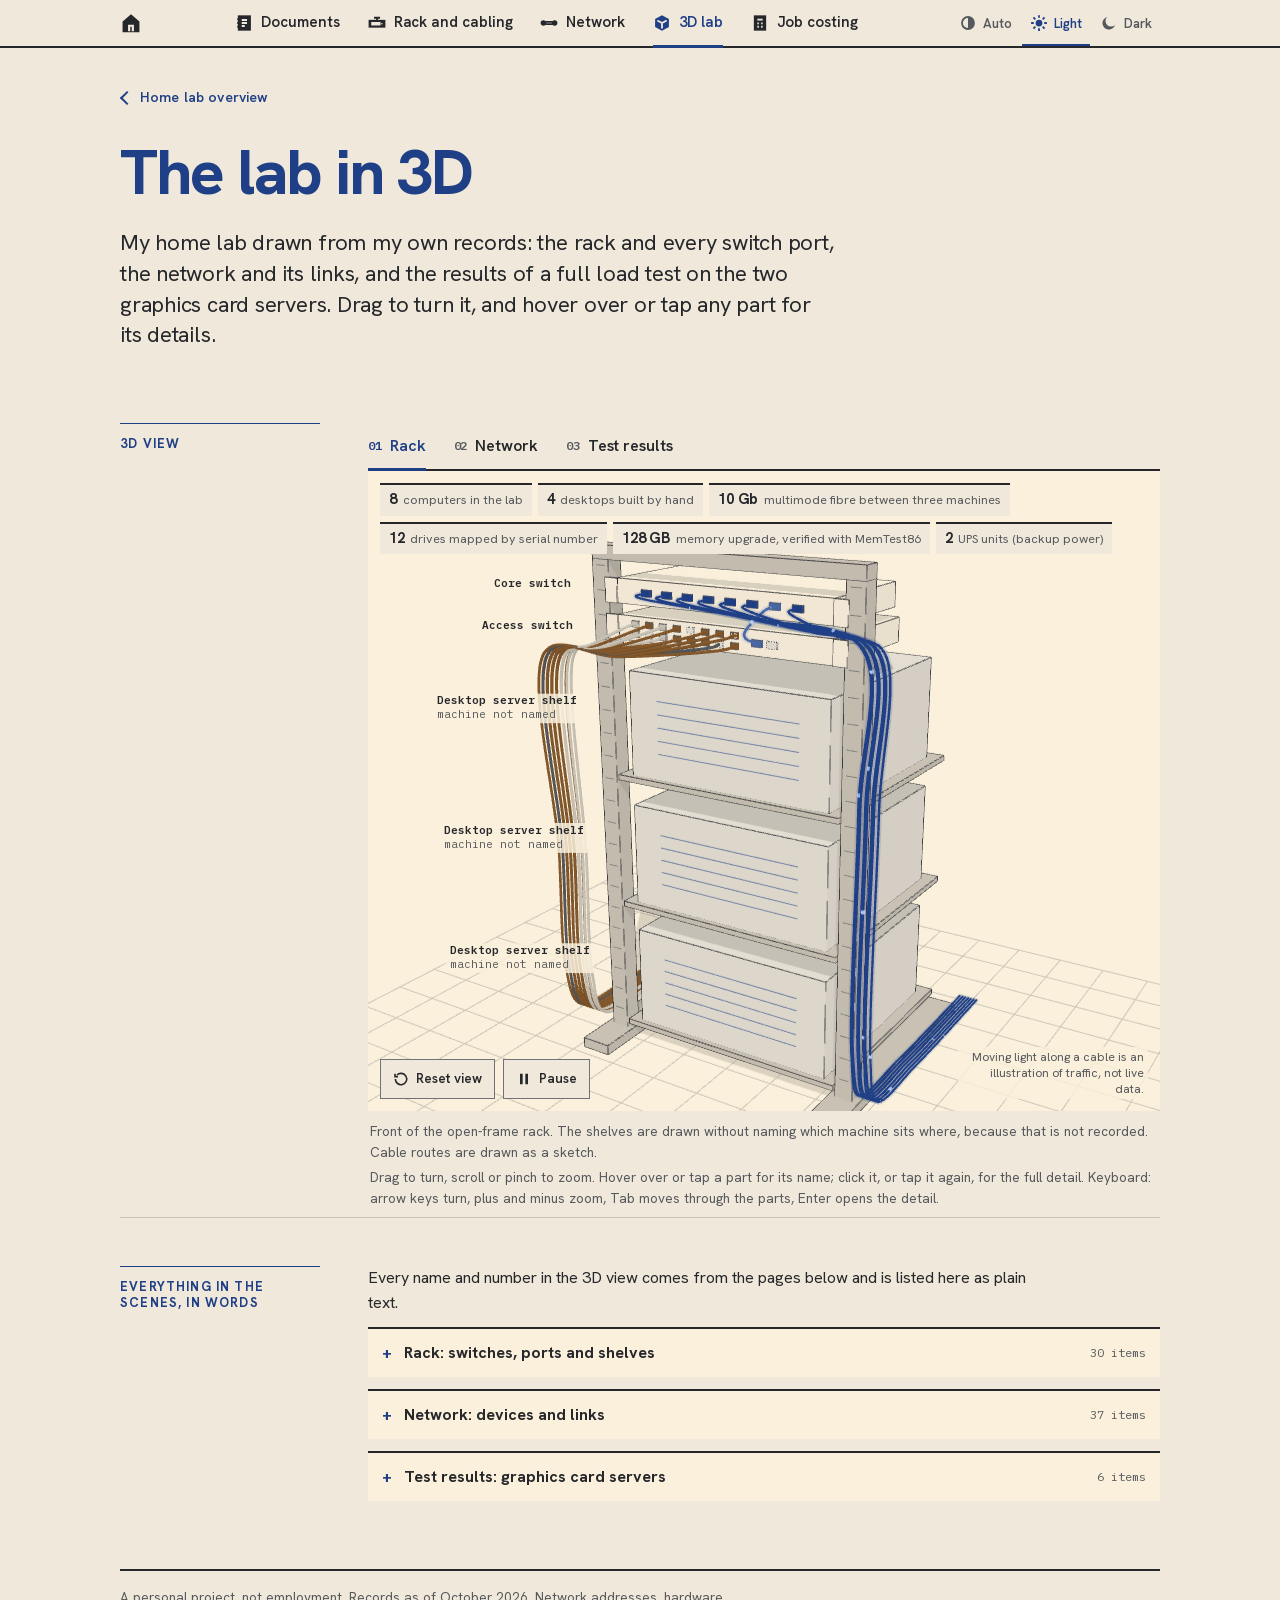
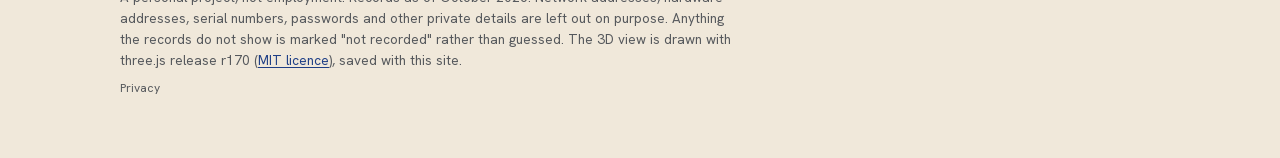
<file: lab-3d.html>
<!doctype html>
<html lang="en-AU">
<head>
<meta charset="utf-8">
<meta name="viewport" content="width=device-width, initial-scale=1, viewport-fit=cover">
<title>The lab in 3D: Kevin Mustafa's home lab</title>
<meta name="description" content="An interactive 3D view of Kevin Mustafa's home lab: the open-frame rack and its switch ports, the 10 gigabit fibre network, and the graphics card server test results.">
<meta name="color-scheme" content="light dark">
<link rel="icon" type="image/svg+xml" href="data:image/svg+xml,%3Csvg xmlns='http://www.w3.org/2000/svg' viewBox='0 0 64 64'%3E%3Cstyle%3E.f{fill:%2325272B}.q{fill:%231F3F86}%40media (prefers-color-scheme:dark){.f{fill:%23F1E9D8}.q{fill:%2386A6E2}}%3C/style%3E%3Cpath class='f' d='M30 30V52A22 22 0 1 1 52 30Z'/%3E%3Cpath class='q' d='M36 36H58A22 22 0 0 1 36 58Z'/%3E%3C/svg%3E">
<script>try{var t=localStorage.getItem("theme")}catch(e){}if(t==="auto")document.documentElement.setAttribute("data-auto","");else document.documentElement.setAttribute("data-theme",t==="dark"?"dark":"light")</script>
<link rel="stylesheet" href="assets/theme.css?v=202610210933">
<script src="assets/theme-toggle.js?v=202610210850" defer></script>
<script src="assets/visits.js?v=202610210933" defer></script>
<link rel="modulepreload" href="assets/vendor/three-r170/three.module.min.js">
<script>(function(d){d.classList.add('js');var m=location.search.match(/[?&]theme=(light|dark)/);if(m)d.setAttribute('data-theme',m[1]);window.addEventListener('load',function(){setTimeout(function(){if(!window.__lab3d)d.classList.add('no3d');},60);});})(document.documentElement);</script>
<style>
.lab-tabs{display:flex;gap:28px;margin:0;border-bottom:2px solid var(--ds-ink)}
.lab-tabs button{flex:none;appearance:none;background:none;border:0;border-bottom:3px solid transparent;margin:0 0 -2px;padding:0;min-height:48px;display:inline-flex;align-items:center;gap:8px;font:600 16px/1 var(--ds-font);letter-spacing:-.005em;color:var(--ds-ink);cursor:pointer;white-space:nowrap}
.lab-tabs button .n{font:600 12px/1 var(--ds-mono);color:var(--ds-muted)}
.lab-tabs button:hover,.lab-tabs button[aria-selected="true"],.lab-tabs button[aria-selected="true"] .n{color:var(--ds-accent)}
.lab-tabs button[aria-selected="true"]{border-bottom-color:var(--ds-accent)}
.lab-tabs button:focus-visible{outline:2px solid var(--ds-focus);outline-offset:-2px}
@media (max-width:520px){.lab-tabs{gap:22px;overflow-x:auto;scrollbar-width:none;-webkit-overflow-scrolling:touch}.lab-tabs::-webkit-scrollbar{display:none}}
.lab-stage{position:relative;height:clamp(420px,calc(100vh - 230px),640px);height:clamp(420px,calc(100svh - 230px),640px);background:var(--ds-panel);overflow:hidden}
@media (max-width:520px){.lab-stage{height:clamp(340px,calc(100vh - 200px),560px);height:clamp(340px,calc(100svh - 200px),560px)}}
.lab-stage.kbd{box-shadow:inset 0 0 0 2px var(--ds-focus)}
#lab-canvas{display:block;width:100%;height:100%;touch-action:none;cursor:grab;outline:none}
#lab-canvas.drag{cursor:grabbing}
#lab-canvas.over{cursor:pointer}
.lab-chips{position:absolute;z-index:2;top:12px;left:12px;right:12px;margin:0;padding:0;list-style:none;display:flex;flex-wrap:wrap;gap:6px;pointer-events:none}
.lab-chips li{background:var(--ds-canvas);border-top:2px solid var(--ds-ink);padding:5px 9px 6px;font-size:12.5px;line-height:1.3;color:var(--ds-muted);display:flex;gap:6px;align-items:baseline;white-space:nowrap}
.lab-chips b{font-size:15px;font-weight:700;color:var(--ds-ink);letter-spacing:-.02em;font-variant-numeric:tabular-nums lining-nums}
@media (max-width:640px){.lab-chips{flex-wrap:nowrap;overflow-x:auto;right:0;padding-right:12px;pointer-events:auto;scrollbar-width:none;touch-action:pan-x}.lab-chips::-webkit-scrollbar{display:none}}
.lab-labels{position:absolute;inset:0;z-index:1;pointer-events:none;overflow:hidden}
.lbl{position:absolute;left:0;top:0;white-space:nowrap;font:600 11px/1.25 var(--ds-mono);color:var(--ds-ink);background:color-mix(in srgb,var(--ds-panel) 84%,transparent);padding:1px 4px;will-change:transform}
.lbl span{display:block;font-weight:400;color:var(--ds-muted)}
.lbl.val{text-align:center;background:none}
.lbl.val b{display:block;font:700 18px/1.05 var(--ds-font);letter-spacing:-.03em;color:var(--ds-ink);font-variant-numeric:tabular-nums lining-nums}
.lbl.val small{font-size:12px;font-weight:600;letter-spacing:0}
.lbl.grp{font:700 11px/1.3 var(--ds-font);text-transform:uppercase;letter-spacing:.08em;color:var(--ds-accent);text-align:center;white-space:normal;width:130px;background:none}
@media (max-width:520px){.lbl{font-size:10px}.lbl.val b{font-size:14px}.lbl.grp{font-size:10px;width:110px}}
.lab-tip{position:absolute;z-index:4;left:0;top:0;width:max-content;max-width:min(280px,calc(100% - 24px));background:var(--ds-canvas);color:var(--ds-ink);border:1px solid var(--ds-line-strong);border-top:2px solid var(--ds-accent);padding:8px 11px 9px;font-size:13.5px;line-height:1.4;box-shadow:0 6px 18px 0 var(--ds-shadow);pointer-events:none;display:none}
.lab-tip b{display:block;color:var(--ds-accent);font-weight:700;margin-bottom:2px}
.lab-tip .hint{display:block;margin-top:5px;font-size:12px;color:var(--ds-muted)}
.lab-tip button{pointer-events:auto;margin-top:8px;min-height:40px;padding:0 12px;background:var(--ds-accent);color:var(--ds-on-accent);border:0;border-radius:0;font:600 13.5px/1 var(--ds-font);cursor:pointer}
.lab-tools{position:absolute;z-index:3;left:12px;bottom:12px;display:flex;gap:8px}
.lab-btn{display:inline-flex;align-items:center;gap:7px;min-height:40px;padding:0 12px;background:var(--ds-canvas);color:var(--ds-ink);border:1px solid var(--ds-line-strong);border-radius:0;font:600 13.5px/1 var(--ds-font);cursor:pointer}
.lab-btn .ic{width:16px;height:16px}
.lab-btn:hover{color:var(--ds-accent);border-color:var(--ds-accent)}
.lab-btn:active{background:var(--ds-tint)}
.lab-btn:focus-visible{outline:2px solid var(--ds-focus);outline-offset:2px}
.lab-btn .ic-play,.lab-btn[aria-pressed="true"] .ic-pause{display:none}
.lab-btn[aria-pressed="true"] .ic-play{display:block}
@media (max-width:520px){.lab-btn{min-height:44px;padding:0 11px}}
.lab-illus{position:absolute;z-index:2;right:12px;bottom:12px;max-width:190px;margin:0;text-align:right;font-size:12px;line-height:1.35;color:var(--ds-muted);background:color-mix(in srgb,var(--ds-panel) 84%,transparent);padding:2px 4px}
.lab-legend{position:absolute;z-index:2;left:12px;top:60px;margin:0;padding:4px 8px;list-style:none;display:flex;flex-wrap:wrap;gap:4px 16px;font-size:12.5px;color:var(--ds-ink);background:color-mix(in srgb,var(--ds-panel) 84%,transparent)}
.lab-legend[hidden]{display:none}
.lab-legend li{display:flex;align-items:center;gap:6px}
.lab-legend .sw{width:12px;height:12px;border:1px solid var(--ds-ink)}
.lab-legend .s1{background:var(--ds-accent)}.lab-legend .s2{background:var(--ds-highlight)}
html{scroll-padding-top:100px}
.lab-keys{position:absolute;left:0;top:0;width:1px;height:1px;overflow:hidden}
.lab-keys button{position:absolute;width:1px;height:1px;margin:-1px;padding:0;border:0;overflow:hidden;clip:rect(0 0 0 0);clip-path:inset(50%);white-space:nowrap}
.lab-panel{position:absolute;z-index:6;top:0;right:0;bottom:0;width:min(360px,100%);background:var(--ds-canvas);border-left:2px solid var(--ds-accent);box-shadow:-6px 0 18px 0 var(--ds-shadow);padding:14px 18px 22px;overflow-y:auto;overscroll-behavior:contain;transform:translateX(102%);visibility:hidden;transition:transform .22s ease-out,visibility 0s linear .22s}
.lab-panel.open{transform:none;visibility:visible;transition:transform .22s ease-out}
.lab-panel .k{font:600 11px/1 var(--ds-mono);text-transform:uppercase;letter-spacing:.08em;color:var(--ds-muted);margin:8px 0 10px}
.lab-panel h3{margin:0 44px 12px 0;font-size:20px;line-height:1.2;color:var(--ds-accent);letter-spacing:-.015em;outline:none}
.lab-panel ul{margin:0;padding-left:18px;font-size:14.5px;line-height:1.5}
.lab-panel li{margin:0 0 6px}
.lab-panel li::marker{color:var(--ds-accent)}
.lab-panel .src{margin:14px 0 0;padding-top:10px;border-top:1px solid var(--ds-line);font-size:14px;display:flex;flex-direction:column;gap:8px}
.lab-panel .src a{font-weight:600}
.lab-close{position:absolute;top:6px;right:6px;width:44px;height:44px;display:grid;place-items:center;background:none;border:0;color:var(--ds-ink);cursor:pointer}
.lab-close:hover{color:var(--ds-accent)}
.lab-close:focus-visible{outline:2px solid var(--ds-focus);outline-offset:-2px}
@media (max-width:640px){.lab-panel{position:fixed;z-index:40;top:auto;left:0;right:0;width:auto;max-height:66vh;max-height:66svh;border-left:0;border-top:2px solid var(--ds-accent);box-shadow:0 -6px 18px 0 var(--ds-shadow);transform:translateY(102%);padding-bottom:calc(22px + env(safe-area-inset-bottom,0px))}}
.lab-foot{display:grid;gap:4px;margin:10px 2px 0;font-size:13.5px;color:var(--ds-muted)}
.lab-foot p{margin:0}
.lab-facts details{border-top:2px solid var(--ds-ink);background:var(--ds-panel);margin:0 0 12px}
.lab-facts summary{cursor:pointer;min-height:48px;display:flex;align-items:center;gap:10px;padding:0 14px;font-weight:700;font-size:16px;list-style:none}
.lab-facts summary::-webkit-details-marker{display:none}
.lab-facts summary::before{content:"+";font:600 16px/1 var(--ds-mono);color:var(--ds-accent);width:12px}
.lab-facts details[open] summary::before{content:"\2212"}
.lab-facts summary:hover{color:var(--ds-accent)}
.lab-facts summary:focus-visible{outline:2px solid var(--ds-focus);outline-offset:-2px}
.lab-facts summary .c{margin-left:auto;font:400 12px/1 var(--ds-mono);color:var(--ds-muted)}
.fact-grid{display:grid;grid-template-columns:repeat(auto-fill,minmax(250px,1fr));gap:10px;padding:2px 14px 16px}
.fact{background:var(--ds-canvas);border-left:2px solid var(--ds-accent);padding:10px 12px;font-size:13.5px;line-height:1.45;scroll-margin-top:64px;min-width:0;overflow-wrap:anywhere}
.fact h4{margin:0 0 4px;font-size:14.5px;line-height:1.3}
.fact ul{margin:0;padding-left:16px}
.fact .src{margin:6px 0 0;font-size:12.5px;color:var(--ds-muted)}
#fallback{display:block}
.js #fallback{display:none}
.js.no3d #fallback{display:block}
html:not(.js) #lab,.js.no3d #lab{display:none}
#fallback h3{margin:24px 0 10px}
#fallback .figure{margin-bottom:8px}
</style>
</head>
<body>
<nav class="topnav" aria-label="Site"><div class="in"><a class="home" href="index.html" aria-label="Home" title="Home"><svg class="ic" viewBox="0 0 24 24" aria-hidden="true" focusable="false" stroke-linecap="butt" stroke-linejoin="miter"><defs><mask id="ic1-home-m" maskUnits="userSpaceOnUse" x="0" y="0" width="24" height="24"><rect width="24" height="24" fill="#FFFFFF"/><path d="M10 21v-6h4v6" fill="none" stroke="#000000" stroke-width="2.4"/></mask></defs><g mask="url(#ic1-home-m)"><path d="M4 11l8-7 8 7v10H4z" fill="currentColor" stroke="currentColor" stroke-width="2.4"/></g></svg><span>Home</span></a><a href="index.html#docs"><svg class="ic" viewBox="0 0 24 24" aria-hidden="true" focusable="false" stroke-linecap="butt" stroke-linejoin="miter"><defs><mask id="ic2-journal-m" maskUnits="userSpaceOnUse" x="0" y="0" width="24" height="24"><rect width="24" height="24" fill="#FFFFFF"/><path d="M9 8h7M9 12h7M9 16h4" fill="none" stroke="#000000" stroke-width="2.4"/></mask></defs><g mask="url(#ic2-journal-m)"><rect x="5" y="3" width="15" height="18" fill="currentColor" stroke="currentColor" stroke-width="2.4"/></g><path d="M5 7H3M5 12H3M5 17H3" fill="none" stroke="currentColor" stroke-width="2.4"/></svg><span>Documents</span></a><a href="rack-and-cabling.html"><svg class="ic" viewBox="0 0 24 24" aria-hidden="true" focusable="false" stroke-linecap="butt" stroke-linejoin="miter"><defs><mask id="ic3-switch-m" maskUnits="userSpaceOnUse" x="0" y="0" width="24" height="24"><rect width="24" height="24" fill="#FFFFFF"/><path d="M5.5 12h2v2h-2zM9.5 12h2v2h-2zM13.5 12h2v2h-2z" fill="none" stroke="#000000" stroke-width="2.4"/><circle cx="18.5" cy="13" r="1" fill="#000000"/></mask></defs><g mask="url(#ic3-switch-m)"><rect x="2" y="9" width="20" height="8" fill="currentColor" stroke="currentColor" stroke-width="2.4"/></g><path d="M12 9V5M8 5h8" fill="none" stroke="currentColor" stroke-width="2.4"/></svg><span>Rack and cabling</span></a><a href="network.html"><svg class="ic" viewBox="0 0 24 24" aria-hidden="true" focusable="false" stroke-linecap="butt" stroke-linejoin="miter"><circle cx="4.5" cy="12" r="2.5" fill="currentColor" stroke="currentColor" stroke-width="2.4"/><circle cx="19.5" cy="12" r="2.5" fill="currentColor" stroke="currentColor" stroke-width="2.4"/><path d="M7 10.5h10M7 13.5h10" fill="none" stroke="currentColor" stroke-width="2.4"/></svg><span>Network</span></a><a href="lab-3d.html" aria-current="page"><svg class="ic" viewBox="0 0 24 24" aria-hidden="true" focusable="false" stroke-linecap="butt" stroke-linejoin="miter"><defs><mask id="icn-lab3d-m" maskUnits="userSpaceOnUse" x="0" y="0" width="24" height="24"><rect width="24" height="24" fill="#FFFFFF"/><path d="M5.8 8.6L12 12l6.2-3.4M12 12v7.4" fill="none" stroke="#000000" stroke-width="2.4"/></mask></defs><g mask="url(#icn-lab3d-m)"><path d="M12 3l8 4.5v9L12 21l-8-4.5v-9z" fill="currentColor" stroke="currentColor" stroke-width="2.4"/></g></svg><span>3D lab</span></a><a href="job-costing.html"><svg class="ic" viewBox="0 0 24 24" aria-hidden="true" focusable="false" stroke-linecap="butt" stroke-linejoin="miter"><defs><mask id="icn-jobcost-m" maskUnits="userSpaceOnUse" x="0" y="0" width="24" height="24"><rect width="24" height="24" fill="#FFFFFF"/><path d="M8.5 7.5h7" fill="none" stroke="#000000" stroke-width="2.4"/><path d="M8.5 12.5h2M13.5 12.5h2M8.5 17h2M13.5 17h2" fill="none" stroke="#000000" stroke-width="2.4"/></mask></defs><g mask="url(#icn-jobcost-m)"><rect x="5" y="3" width="14" height="18" fill="currentColor" stroke="currentColor" stroke-width="2.4"/></g></svg><span>Job costing</span></a></div></nav>
<div class="wrap">
<header>
  <div class="back"><a href="index.html">Home lab overview</a></div>
  <h1>The lab in 3D</h1>
  <p class="lede">My home lab drawn from my own records: the rack and every switch port, the network and its links, and the results of a full load test on the two graphics card servers. Drag to turn it, and hover over or tap any part for its details.</p>
</header>

<section id="lab" aria-labelledby="lab-h">
  <h2 id="lab-h">3D view</h2>
  <div class="lab-tabs" role="tablist" aria-label="Scenes">
    <button type="button" role="tab" id="tab-rack" data-scene="rack" aria-selected="true" aria-controls="lab-stage"><span class="n">01</span>Rack</button>
    <button type="button" role="tab" id="tab-network" data-scene="network" aria-selected="false" aria-controls="lab-stage" tabindex="-1"><span class="n">02</span>Network</button>
    <button type="button" role="tab" id="tab-tests" data-scene="tests" aria-selected="false" aria-controls="lab-stage" tabindex="-1"><span class="n">03</span>Test results</button>
  </div>
  <div class="lab-stage" id="lab-stage" role="tabpanel" aria-labelledby="tab-rack">
    <canvas id="lab-canvas" tabindex="0" aria-label="3D view of the lab" aria-describedby="lab-help"></canvas>
    <div class="lab-labels" id="lab-labels" aria-hidden="true"></div>
    <ul class="lab-chips" aria-label="At a glance">
      <li><b>8</b>computers in the lab</li>
      <li><b>4</b>desktops built by hand</li>
      <li><b>10 Gb</b>multimode fibre between three machines</li>
      <li><b>12</b>drives mapped by serial number</li>
      <li><b>128 GB</b>memory upgrade, verified with MemTest86</li>
      <li><b>2</b>UPS units (backup power)</li>
    </ul>
    <ul class="lab-legend" id="lab-legend" hidden><li><span class="sw s1"></span>Server 1 (two RTX 5080)</li><li><span class="sw s2"></span>Server 2 (RTX 4080)</li></ul>
    <div class="lab-tip" id="lab-tip" aria-hidden="true"></div>
    <div class="lab-keys" id="lab-keys" aria-label="Parts in this scene"></div>
    <div class="lab-tools">
      <button type="button" class="lab-btn" id="lab-reset"><svg class="ic" viewBox="0 0 24 24" aria-hidden="true" focusable="false" stroke-linecap="butt" stroke-linejoin="miter"><path d="M3.5 12a8.5 8.5 0 1 0 2.5-6" fill="none" stroke="currentColor" stroke-width="2.4"/><path d="M3 4v4.5h4.5" fill="none" stroke="currentColor" stroke-width="2.4"/></svg><span>Reset view</span></button>
      <button type="button" class="lab-btn" id="lab-pause" aria-pressed="false"><svg class="ic ic-pause" viewBox="0 0 24 24" aria-hidden="true" focusable="false"><path d="M6 4h4v16H6zM14 4h4v16h-4z" fill="currentColor"/></svg><svg class="ic ic-play" viewBox="0 0 24 24" aria-hidden="true" focusable="false" stroke-linejoin="miter"><path d="M7 4.5l12 7.5-12 7.5z" fill="currentColor" stroke="currentColor" stroke-width="2.4"/></svg><span>Pause</span></button>
    </div>
    <p class="lab-illus">Moving light along a cable is an illustration of traffic, not live data.</p>
    <aside class="lab-panel" id="lab-panel" aria-labelledby="lab-panel-h">
      <button type="button" class="lab-close" id="lab-panel-close" aria-label="Close details"><svg class="ic" viewBox="0 0 24 24" aria-hidden="true" focusable="false" stroke-linecap="butt"><path d="M5.5 5.5l13 13M18.5 5.5l-13 13" fill="none" stroke="currentColor" stroke-width="2.4"/></svg></button>
      <p class="k" id="lab-panel-k"></p>
      <h3 id="lab-panel-h" tabindex="-1"></h3>
      <div id="lab-panel-body"></div>
    </aside>
  </div>
  <div class="lab-foot">
    <p id="lab-scap">Front of the open-frame rack. The shelves are drawn without naming which machine sits where, because that is not recorded. Cable routes are drawn as a sketch.</p>
    <p id="lab-help">Drag to turn, scroll or pinch to zoom. Hover over or tap a part for its name; click it, or tap it again, for the full detail. Keyboard: arrow keys turn, plus and minus zoom, Tab moves through the parts, Enter opens the detail.</p>
  </div>
</section>

<section class="lab-facts" aria-labelledby="facts-h">
  <h2 id="facts-h">Everything in the scenes, in words</h2>
  <p>Every name and number in the 3D view comes from the pages below and is listed here as plain text.</p>
  <details id="facts-rack"><summary>Rack: switches, ports and shelves<span class="c">30 items</span></summary><div class="fact-grid">
<article class="fact" id="fact-rack" data-short="The two managed switches and three desktop servers sit in an open-frame rack."><h4>Open-frame rack</h4><ul><li>The two managed switches and three desktop servers sit in an open-frame rack.</li><li>My records confirm what is in the rack, but not the exact shelf or unit order, so the drawing shows the switch fronts port by port and the server shelves without naming which machine is where.</li><li>The router and the small 2.5 gigabit switch are not drawn in the rack because their placement is not recorded.</li><li>Every core switch port has a label typed on the switch naming the machine on the far end, so the switch's own screens match the cabling.</li></ul><p class="src">See: <a href="rack-and-cabling.html">Rack and cabling sheet</a></p></article>
<article class="fact" id="fact-core" data-short="Model: TP-Link TL-SX3008F, 8 SFP+ ports at 10 gigabit, managed."><h4>Core switch (8 port 10 gigabit fibre)</h4><ul><li>Model: TP-Link TL-SX3008F, 8 SFP+ ports at 10 gigabit, managed.</li><li>Ports 1 to 6 and 8: servers and the training laptop over multimode fibre.</li><li>Ports 3 and 4: storage server, bundled as one 20 gigabit link (static link aggregation).</li><li>Port 7: 1 gigabit fibre trunk to the access switch (LACP, one member).</li><li>Jumbo frames: maximum frame size raised to 9216 bytes, the switch maximum.</li><li>Port labels typed on the switch: PC2_z690, PC4_z97, PC3_z490, PC3_z490, PC1_x870e, PC1_x870e, Trunk_SG2218, M5Max_Mac.</li><li>Firmware updated in October 2026 after a management freeze; the old image is kept as a fallback.</li></ul><p class="src">See: <a href="rack-and-cabling.html">Rack and cabling sheet</a>, <a href="network.html">Network diagram</a></p></article>
<article class="fact" id="fact-core-p1" data-short="Far end: Server 2 (RTX 4080)"><h4>Core switch port 1</h4><ul><li>Switch port label: PC2_z690</li><li>Far end: Server 2 (RTX 4080)</li><li>Cable: Multimode fibre OM3, LC to LC, 10GBASE-SR 850 nm modules</li><li>Speed: 10 Gb</li><li>Purpose: Data network: training and storage traffic</li><li>Note: Card's other port unused (no free core switch port)</li><li>Schedule row F01</li></ul><p class="src">See: <a href="rack-and-cabling.html">Rack and cabling sheet</a>, <a href="rack-and-cabling.html#s">Cable schedule</a></p></article>
<article class="fact" id="fact-core-p2" data-short="Far end: Media server"><h4>Core switch port 2</h4><ul><li>Switch port label: PC4_z97</li><li>Far end: Media server</li><li>Cable: Multimode fibre, LC to LC, 10GBASE-SR 850 nm modules (fibre grade not recorded)</li><li>Speed: 10 Gb</li><li>Purpose: Data network: media server and its virtual machines</li><li>Note: Host and two guests seen on this port</li><li>Schedule row F02</li></ul><p class="src">See: <a href="rack-and-cabling.html">Rack and cabling sheet</a>, <a href="rack-and-cabling.html#s">Cable schedule</a></p></article>
<article class="fact" id="fact-core-p3" data-short="Far end: Storage server (bonded with port 4)"><h4>Core switch port 3</h4><ul><li>Switch port label: PC3_z490</li><li>Far end: Storage server (bonded with port 4)</li><li>Cable: Multimode fibre OM3, LC to LC, 10GBASE-SR 850 nm modules</li><li>Speed: 10 Gb</li><li>Purpose: Data network: storage, bonded with F04</li><li>Note: Static link aggregation; which card port: not recorded</li><li>Schedule row F03</li></ul><p class="src">See: <a href="rack-and-cabling.html">Rack and cabling sheet</a>, <a href="rack-and-cabling.html#s">Cable schedule</a></p></article>
<article class="fact" id="fact-core-p4" data-short="Far end: Storage server (bonded with port 3)"><h4>Core switch port 4</h4><ul><li>Switch port label: PC3_z490</li><li>Far end: Storage server (bonded with port 3)</li><li>Cable: Multimode fibre OM3, LC to LC, 10GBASE-SR 850 nm modules</li><li>Speed: 10 Gb</li><li>Purpose: Data network: storage, bonded with F03</li><li>Note: Static link aggregation; F03 and F04 act as one 20 Gb link</li><li>Schedule row F04</li></ul><p class="src">See: <a href="rack-and-cabling.html">Rack and cabling sheet</a>, <a href="rack-and-cabling.html#s">Cable schedule</a></p></article>
<article class="fact" id="fact-core-p5" data-short="Far end: Server 1 (two RTX 5080 cards), card port 2"><h4>Core switch port 5</h4><ul><li>Switch port label: PC1_x870e</li><li>Far end: Server 1 (two RTX 5080 cards), card port 2</li><li>Cable: Multimode fibre OM3, LC to LC, 10GBASE-SR 850 nm modules</li><li>Speed: 10 Gb</li><li>Purpose: Data network: training traffic</li><li>Note: Ports cross: card port 2 on switch port 5</li><li>Schedule row F05</li></ul><p class="src">See: <a href="rack-and-cabling.html">Rack and cabling sheet</a>, <a href="rack-and-cabling.html#s">Cable schedule</a></p></article>
<article class="fact" id="fact-core-p6" data-short="Far end: Server 1 (two RTX 5080 cards), card port 1"><h4>Core switch port 6</h4><ul><li>Switch port label: PC1_x870e</li><li>Far end: Server 1 (two RTX 5080 cards), card port 1</li><li>Cable: Multimode fibre OM3, LC to LC, 10GBASE-SR 850 nm modules</li><li>Speed: 10 Gb</li><li>Purpose: Data network: training traffic</li><li>Note: Ports cross: card port 1 on switch port 6</li><li>Schedule row F06</li></ul><p class="src">See: <a href="rack-and-cabling.html">Rack and cabling sheet</a>, <a href="rack-and-cabling.html#s">Cable schedule</a></p></article>
<article class="fact" id="fact-core-p7" data-short="Far end: Fibre trunk to access switch port 17 (1 Gb)"><h4>Core switch port 7</h4><ul><li>Switch port label: Trunk_SG2218</li><li>Far end: Fibre trunk to access switch port 17 (1 Gb)</li><li>Cable: Multimode fibre OM3, 1 m, LC, 1000BASE-SX modules (TP-Link TL-SM311LM) both ends</li><li>Speed: 1 Gb</li><li>Purpose: Trunk: joins the 10 gigabit core switch to the access switch and router</li><li>Note: LACP aggregation with one member each end; the second member was removed</li><li>Schedule row F07</li></ul><p class="src">See: <a href="rack-and-cabling.html">Rack and cabling sheet</a>, <a href="rack-and-cabling.html#s">Cable schedule</a></p></article>
<article class="fact" id="fact-core-p8" data-short="Far end: Training laptop (10 gigabit adapter)"><h4>Core switch port 8</h4><ul><li>Switch port label: M5Max_Mac</li><li>Far end: Training laptop (10 gigabit adapter)</li><li>Cable: Multimode fibre, LC to LC, 10GBASE-SR 850 nm modules (fibre grade not recorded)</li><li>Speed: 10 Gb</li><li>Purpose: Data network: training laptop</li><li>Schedule row F08</li></ul><p class="src">See: <a href="rack-and-cabling.html">Rack and cabling sheet</a>, <a href="rack-and-cabling.html#s">Cable schedule</a></p></article>
<article class="fact" id="fact-access" data-short="Model: TP-Link TL-SG2218, 16 copper gigabit ports plus 2 gigabit SFP fibre slots, smart managed."><h4>Access switch (16 port gigabit + 2 fibre slots)</h4><ul><li>Model: TP-Link TL-SG2218, 16 copper gigabit ports plus 2 gigabit SFP fibre slots, smart managed.</li><li>Ports 12 and 16: router, two cables bundled as one (static link aggregation).</li><li>Port 17: fibre trunk to the core switch.</li><li>Carries the remote consoles, the control laptop, the security watch laptop and household devices.</li><li>Port mirroring: a copy of all traffic on the router link goes to port 15 for the security watch laptop.</li><li>Loop detection on. Plain web access and Telnet off; managed over HTTPS and SSH.</li></ul><p class="src">See: <a href="rack-and-cabling.html">Rack and cabling sheet</a>, <a href="network.html">Network diagram</a></p></article>
<article class="fact" id="fact-acc-p1" data-short="Far end: TV (household)"><h4>Access switch port 1</h4><ul><li>Far end: TV (household)</li><li>Cable: Copper Ethernet (category not recorded)</li><li>Speed: 100 Mb</li><li>Purpose: Household device (not part of the lab)</li><li>Schedule row C10</li></ul><p class="src">See: <a href="rack-and-cabling.html">Rack and cabling sheet</a>, <a href="rack-and-cabling.html#s">Cable schedule</a></p></article>
<article class="fact" id="fact-acc-p2" data-short="Far end: Media player (household)"><h4>Access switch port 2</h4><ul><li>Far end: Media player (household)</li><li>Cable: Copper Ethernet (category not recorded)</li><li>Speed: not recorded</li><li>Purpose: Household device (not part of the lab)</li><li>Schedule row C11</li></ul><p class="src">See: <a href="rack-and-cabling.html">Rack and cabling sheet</a>, <a href="rack-and-cabling.html#s">Cable schedule</a></p></article>
<article class="fact" id="fact-acc-p3" data-short="Far end: Remote console for Server 2"><h4>Access switch port 3</h4><ul><li>Far end: Remote console for Server 2</li><li>Cable: Copper Ethernet (category not recorded)</li><li>Speed: 1 Gb</li><li>Purpose: Remote console for Server 2</li><li>Schedule row C04</li></ul><p class="src">See: <a href="rack-and-cabling.html">Rack and cabling sheet</a>, <a href="rack-and-cabling.html#s">Cable schedule</a></p></article>
<article class="fact" id="fact-acc-p4" data-short="Disabled, kept free for a planned storage server link"><h4>Access switch port 4</h4><ul><li>Disabled, kept free for a planned storage server link</li></ul><p class="src">See: <a href="rack-and-cabling.html">Rack and cabling sheet</a>, <a href="rack-and-cabling.html#s">Cable schedule</a></p></article>
<article class="fact" id="fact-acc-p5" data-short="Far end: TV (household)"><h4>Access switch port 5</h4><ul><li>Far end: TV (household)</li><li>Cable: Copper Ethernet (category not recorded)</li><li>Speed: 100 Mb</li><li>Purpose: Household device (not part of the lab)</li><li>Schedule row C12</li></ul><p class="src">See: <a href="rack-and-cabling.html">Rack and cabling sheet</a>, <a href="rack-and-cabling.html#s">Cable schedule</a></p></article>
<article class="fact" id="fact-acc-p6" data-short="Far end: TV (household)"><h4>Access switch port 6</h4><ul><li>Far end: TV (household)</li><li>Cable: Copper Ethernet (category not recorded)</li><li>Speed: not recorded</li><li>Purpose: Household device (not part of the lab)</li><li>Schedule row C13</li></ul><p class="src">See: <a href="rack-and-cabling.html">Rack and cabling sheet</a>, <a href="rack-and-cabling.html#s">Cable schedule</a></p></article>
<article class="fact" id="fact-acc-p7" data-short="Far end: Remote console for Storage server"><h4>Access switch port 7</h4><ul><li>Far end: Remote console for Storage server</li><li>Cable: Copper Ethernet (category not recorded)</li><li>Speed: 100 Mb</li><li>Purpose: Remote console for Storage server</li><li>Schedule row C05</li></ul><p class="src">See: <a href="rack-and-cabling.html">Rack and cabling sheet</a>, <a href="rack-and-cabling.html#s">Cable schedule</a></p></article>
<article class="fact" id="fact-acc-p8" data-short="Far end: Control laptop (through its dock)"><h4>Access switch port 8</h4><ul><li>Far end: Control laptop (through its dock)</li><li>Cable: Copper Ethernet (category not recorded)</li><li>Speed: 1 Gb</li><li>Purpose: Control laptop</li><li>Schedule row C07</li></ul><p class="src">See: <a href="rack-and-cabling.html">Rack and cabling sheet</a>, <a href="rack-and-cabling.html#s">Cable schedule</a></p></article>
<article class="fact" id="fact-acc-p9" data-short="Disabled: its remote console is out of service (damaged video socket)"><h4>Access switch port 9</h4><ul><li>Disabled: its remote console is out of service (damaged video socket)</li></ul><p class="src">See: <a href="rack-and-cabling.html">Rack and cabling sheet</a>, <a href="rack-and-cabling.html#s">Cable schedule</a></p></article>
<article class="fact" id="fact-acc-p10" data-short="Far end: Security watch laptop: management"><h4>Access switch port 10</h4><ul><li>Far end: Security watch laptop: management</li><li>Cable: Copper Ethernet (category not recorded)</li><li>Speed: 1 Gb</li><li>Purpose: Security watch laptop: management</li><li>Schedule row C08</li></ul><p class="src">See: <a href="rack-and-cabling.html">Rack and cabling sheet</a>, <a href="rack-and-cabling.html#s">Cable schedule</a></p></article>
<article class="fact" id="fact-acc-p11" data-short="Far end: Remote console, temporary test build"><h4>Access switch port 11</h4><ul><li>Far end: Remote console, temporary test build</li><li>Cable: Copper Ethernet (category not recorded)</li><li>Speed: not recorded</li><li>Purpose: Remote console, temporary test build</li><li>Schedule row C06</li></ul><p class="src">See: <a href="rack-and-cabling.html">Rack and cabling sheet</a>, <a href="rack-and-cabling.html#s">Cable schedule</a></p></article>
<article class="fact" id="fact-acc-p12" data-short="Far end: Router (bundled with port 16)"><h4>Access switch port 12</h4><ul><li>Far end: Router (bundled with port 16)</li><li>Cable: Copper Ethernet (category not recorded)</li><li>Speed: 1 Gb</li><li>Purpose: Router uplink, bundled with C02</li><li>Note: Static link aggregation</li><li>Schedule row C01</li></ul><p class="src">See: <a href="rack-and-cabling.html">Rack and cabling sheet</a>, <a href="rack-and-cabling.html#s">Cable schedule</a></p></article>
<article class="fact" id="fact-acc-p13" data-short="Far end: Remote console for Server 1"><h4>Access switch port 13</h4><ul><li>Far end: Remote console for Server 1</li><li>Cable: Copper Ethernet (category not recorded)</li><li>Speed: 1 Gb</li><li>Purpose: Remote console for Server 1</li><li>Note: Switch port speed fixed at 1 Gb</li><li>Schedule row C03</li></ul><p class="src">See: <a href="rack-and-cabling.html">Rack and cabling sheet</a>, <a href="rack-and-cabling.html#s">Cable schedule</a></p></article>
<article class="fact" id="fact-acc-p14" data-short="Disabled: a cable is present, far end not recorded"><h4>Access switch port 14</h4><ul><li>Disabled: a cable is present, far end not recorded</li></ul><p class="src">See: <a href="rack-and-cabling.html">Rack and cabling sheet</a>, <a href="rack-and-cabling.html#s">Cable schedule</a></p></article>
<article class="fact" id="fact-acc-p15" data-short="Far end: Security watch laptop: capture (mirror copy of router traffic)"><h4>Access switch port 15</h4><ul><li>Far end: Security watch laptop: capture (mirror copy of router traffic)</li><li>Cable: Copper Ethernet (category not recorded)</li><li>Speed: 1 Gb</li><li>Purpose: Security watch laptop: capture</li><li>Note: Receives a mirror copy of all router traffic, both directions</li><li>Schedule row C09</li></ul><p class="src">See: <a href="rack-and-cabling.html">Rack and cabling sheet</a>, <a href="rack-and-cabling.html#s">Cable schedule</a></p></article>
<article class="fact" id="fact-acc-p16" data-short="Far end: Router (bundled with port 12)"><h4>Access switch port 16</h4><ul><li>Far end: Router (bundled with port 12)</li><li>Cable: Copper Ethernet (category not recorded)</li><li>Speed: 1 Gb</li><li>Purpose: Router uplink, bundled with C01</li><li>Note: Static link aggregation</li><li>Schedule row C02</li></ul><p class="src">See: <a href="rack-and-cabling.html">Rack and cabling sheet</a>, <a href="rack-and-cabling.html#s">Cable schedule</a></p></article>
<article class="fact" id="fact-acc-p17" data-short="Far end: Fibre trunk to core switch port 7"><h4>Access switch port 17 (fibre slot)</h4><ul><li>Far end: Fibre trunk to core switch port 7</li><li>Cable: Multimode fibre OM3, 1 m, LC, 1000BASE-SX modules (TP-Link TL-SM311LM) both ends</li><li>Speed: 1 Gb</li><li>Purpose: Trunk: joins the 10 gigabit core switch to the access switch and router</li><li>Note: LACP aggregation with one member each end; the second member was removed</li><li>Schedule row F07</li></ul><p class="src">See: <a href="rack-and-cabling.html">Rack and cabling sheet</a>, <a href="rack-and-cabling.html#s">Cable schedule</a></p></article>
<article class="fact" id="fact-acc-p18" data-short="Disabled, empty"><h4>Access switch port 18 (fibre slot)</h4><ul><li>Disabled, empty</li></ul><p class="src">See: <a href="rack-and-cabling.html">Rack and cabling sheet</a>, <a href="rack-and-cabling.html#s">Cable schedule</a></p></article>
<article class="fact" id="fact-shelf" data-short="Which machine sits on which shelf, and the shelf order, are not recorded."><h4>Desktop server shelf</h4><ul><li>The records say the rack holds three of the desktop machines and the switches.</li><li>Which machine sits on which shelf, and the shelf order, are not recorded.</li><li>Each desktop machine was built by hand.</li></ul><p class="src">See: <a href="rack-and-cabling.html">Rack and cabling sheet</a></p></article>
  </div></details>
  <details id="facts-network"><summary>Network: devices and links<span class="c">37 items</span></summary><div class="fact-grid">
<article class="fact" id="fact-internet" data-short="Outside connection from the router."><h4>Internet (service type not recorded)</h4><ul><li>Outside connection from the router.</li><li>Type of internet service: not recorded.</li></ul><p class="src">See: <a href="network.html">Network diagram</a></p></article>
<article class="fact" id="fact-router" data-short="Model: ASUS RT-AX86U Pro (Wi-Fi 6, one 2.5 gigabit port)."><h4>Router (home router, Wi-Fi 6)</h4><ul><li>Model: ASUS RT-AX86U Pro (Wi-Fi 6, one 2.5 gigabit port).</li><li>Two gigabit copper links to the access switch, bundled as one (static link aggregation).</li><li>2.5 gigabit copper link to the small switch.</li><li>Hands out addresses: lab machines use fixed addresses; other devices get one from the router, with reservations for lab devices.</li><li>Each device has one agreed name in the router's client list, keyed by its hardware address.</li></ul><p class="src">See: <a href="network.html">Network diagram</a></p></article>
<article class="fact" id="fact-small" data-short="Model: TP-Link TL-SG105-M2, 5 ports at 2.5 gigabit, unmanaged (no settings, no web page)."><h4>Small switch (5 port 2.5 gigabit, unmanaged)</h4><ul><li>Model: TP-Link TL-SG105-M2, 5 ports at 2.5 gigabit, unmanaged (no settings, no web page).</li><li>Uplink: the router's 2.5 gigabit port.</li><li>Port 1: the storage server's onboard 2.5 gigabit port.</li><li>Unmanaged means no separate networks, no port statistics and no logs from this switch.</li></ul><p class="src">See: <a href="network.html">Network diagram</a></p></article>
<article class="fact" id="fact-wifi" data-short="Wireless clients of the router, shown as one group."><h4>Wi-Fi devices (phones, tablets, smart plugs, Pi 5)</h4><ul><li>Wireless clients of the router, shown as one group.</li><li>Includes the per-machine power meters (smart plugs) and the Raspberry Pi 5 sentinel, which joins over Wi-Fi.</li><li>No cables, so not in the cable schedule.</li></ul><p class="src">See: <a href="network.html">Network diagram</a></p></article>
<article class="fact" id="fact-kvm1" data-short="PiKVM V4 Plus: keyboard, video and mouse over the network."><h4>Remote console (for Server 1 (PiKVM))</h4><ul><li>PiKVM V4 Plus: keyboard, video and mouse over the network.</li><li>Access switch port 13, speed fixed at 1 gigabit.</li></ul><p class="src">See: <a href="network.html">Network diagram</a></p></article>
<article class="fact" id="fact-kvm2" data-short="PiKVM V4 Mini: keyboard, video and mouse over the network."><h4>Remote console (for Server 2 (PiKVM))</h4><ul><li>PiKVM V4 Mini: keyboard, video and mouse over the network.</li><li>Access switch port 3, 1 gigabit.</li></ul><p class="src">See: <a href="network.html">Network diagram</a></p></article>
<article class="fact" id="fact-kvm3" data-short="JetKVM on the storage server's graphics card output, with power and reset control wired in."><h4>Remote console (for Storage server (JetKVM))</h4><ul><li>JetKVM on the storage server's graphics card output, with power and reset control wired in.</li><li>Access switch port 7, 100 megabit.</li></ul><p class="src">See: <a href="network.html">Network diagram</a></p></article>
<article class="fact" id="fact-kvm4" data-short="A PiKVM test build, recorded as temporary."><h4>Remote console (temporary test build (PiKVM))</h4><ul><li>A PiKVM test build, recorded as temporary.</li><li>Access switch port 11. Link speed: not recorded.</li></ul><p class="src">See: <a href="network.html">Network diagram</a></p></article>
<article class="fact" id="fact-control" data-short="Apple MacBook Pro 16, M4 Pro: the machine I run the lab from."><h4>Control laptop (MacBook Pro, M4 Pro)</h4><ul><li>Apple MacBook Pro 16, M4 Pro: the machine I run the lab from.</li><li>Wired through its Thunderbolt dock to access switch port 8 at 1 gigabit.</li></ul><p class="src">See: <a href="network.html">Network diagram</a></p></article>
<article class="fact" id="fact-security" data-short="MSI GS63VR laptop running Proxmox with Wazuh, Suricata and Zeek (security monitoring and intrusion detection)."><h4>Security watch laptop (MSI laptop running Proxmox)</h4><ul><li>MSI GS63VR laptop running Proxmox with Wazuh, Suricata and Zeek (security monitoring and intrusion detection).</li><li>Management: USB network adapter on access switch port 10 at 1 gigabit.</li><li>Capture: built-in Ethernet on access switch port 15 at 1 gigabit, receiving a mirror copy of all router traffic, both directions.</li></ul><p class="src">See: <a href="network.html">Network diagram</a></p></article>
<article class="fact" id="fact-household" data-short="Not part of the lab, but they share the access switch."><h4>Household devices (three TVs and a media player)</h4><ul><li>Not part of the lab, but they share the access switch.</li><li>Ports 1, 5 and 6: TVs. Port 2: media player.</li><li>Recorded speeds: ports 1 and 5 at 100 megabit; ports 2 and 6 not recorded.</li></ul><p class="src">See: <a href="network.html">Network diagram</a></p></article>
<article class="fact" id="fact-s1" data-short="AMD Ryzen 9 9950X3D, two NVIDIA RTX 5080, ASUS X870E board."><h4>Server 1 (two RTX 5080 cards)</h4><ul><li>AMD Ryzen 9 9950X3D, two NVIDIA RTX 5080, ASUS X870E board.</li><li>Network: Intel X520 dual 10 gigabit card, both ports on the core switch (ports 5 and 6).</li><li>The two card ports cross over: card port 1 is on switch port 6, card port 2 on switch port 5.</li><li>Bundling the two links is decided but not built.</li><li>Remote console: PiKVM on access switch port 13.</li><li>Onboard copper port: not cabled.</li></ul><p class="src">See: <a href="network.html">Network diagram</a>, <a href="docs/hardware-test-report.html">Hardware test report</a>, <a href="docs/runbooks/safe-shutdown.html">Runbook: safe shutdown</a></p></article>
<article class="fact" id="fact-s2" data-short="Intel Core i9-12900K, NVIDIA RTX 4080, ASUS Z690 board."><h4>Server 2 (RTX 4080)</h4><ul><li>Intel Core i9-12900K, NVIDIA RTX 4080, ASUS Z690 board.</li><li>Network: Intel X520 dual 10 gigabit card, one port on core switch port 1.</li><li>Module measured: 10GBASE-SR, 850 nm, receive level about -3.2 dBm.</li><li>Second card port unused: no free core switch port.</li><li>Remote console: PiKVM on access switch port 3.</li><li>Onboard copper port: not cabled.</li></ul><p class="src">See: <a href="network.html">Network diagram</a>, <a href="docs/hardware-test-report.html">Hardware test report</a>, <a href="docs/runbooks/update-servers.html">Runbook: updating the servers</a></p></article>
<article class="fact" id="fact-media" data-short="Intel Z97 platform (ASUS Z97-A), NVIDIA GTX 1650."><h4>Media server (GTX 1650, Linux desktop lab)</h4><ul><li>Intel Z97 platform (ASUS Z97-A), NVIDIA GTX 1650.</li><li>Runs Proxmox with media sharing, a DNS filter, a network device watcher and a set of Linux desktop virtual machines.</li><li>Network: Intel X520 single-port 10 gigabit card on core switch port 2.</li><li>Three hardware addresses seen on that one port: the host plus guests behind its virtual bridge.</li></ul><p class="src">See: <a href="network.html">Network diagram</a>, <a href="docs/storage-link-fault.html">Fault write-up: tracing a storage link fault</a></p></article>
<article class="fact" id="fact-storage" data-short="Intel Core i9-10850K, 128 GB memory, NVIDIA RTX 3070, Gigabyte Z490 board."><h4>Storage server (twelve drives, RTX 3070)</h4><ul><li>Intel Core i9-10850K, 128 GB memory, NVIDIA RTX 3070, Gigabyte Z490 board.</li><li>Runs Proxmox virtualisation with TrueNAS storage, file sync, monitoring and logging guests.</li><li>10 gigabit: Mellanox ConnectX-3 Pro dual-port card, both ports on core switch ports 3 and 4, bonded as one link (static aggregation on the switch, matching bond in TrueNAS).</li><li>Which card port sits on switch port 3 and which on 4: not recorded (the bond shows one hardware address).</li><li>2.5 gigabit: onboard Intel I225-V copper to small switch port 1, for the host and its virtual machines.</li><li>Remote console: JetKVM on the graphics card output, access switch port 7.</li><li>Upgraded to 128 GB of memory and verified with a full MemTest86 pass.</li><li>Mapped all twelve drives by serial number before the storage pools were built, so no drive is ever identified by a name that can change between boots.</li></ul><p class="src">See: <a href="network.html">Network diagram</a>, <a href="docs/runbooks/drive-replacement.html">Runbook: drive replacement</a></p></article>
<article class="fact" id="fact-training" data-short="Apple MacBook Pro 16, M5 Max, 128 GB unified memory."><h4>Training laptop (MacBook Pro, M5 Max)</h4><ul><li>Apple MacBook Pro 16, M5 Max, 128 GB unified memory.</li><li>10 gigabit: QNAP QNA-UC10G1SF Thunderbolt to SFP+ adapter, through its Thunderbolt dock, on core switch port 8.</li><li>Also has a 2.5 gigabit link from its dock; where that cable plugs in is not recorded, so it is not drawn.</li><li>Also on Wi-Fi.</li></ul><p class="src">See: <a href="network.html">Network diagram</a></p></article>
<article class="fact" id="fact-l-internet" data-short="Router to the internet."><h4>Internet link</h4><ul><li>Router to the internet.</li><li>Service type: not recorded.</li></ul><p class="src">See: <a href="network.html">Network diagram</a>, <a href="rack-and-cabling.html#s">Cable schedule</a></p></article>
<article class="fact" id="fact-l-up1" data-short="Router uplink, bundled with C02. Speed: 1 Gb."><h4>Router uplink 1 of 2</h4><ul><li>Access switch (16 port gigabit + 2 fibre slots), Port 12 to Router, LAN port</li><li>Cable: Copper Ethernet (category not recorded)</li><li>Speed: 1 Gb</li><li>Purpose: Router uplink, bundled with C02</li><li>Note: Static link aggregation</li><li>Schedule row C01</li></ul><p class="src">See: <a href="network.html">Network diagram</a>, <a href="rack-and-cabling.html#s">Cable schedule</a></p></article>
<article class="fact" id="fact-l-up2" data-short="Router uplink, bundled with C01. Speed: 1 Gb."><h4>Router uplink 2 of 2</h4><ul><li>Access switch (16 port gigabit + 2 fibre slots), Port 16 to Router, LAN port</li><li>Cable: Copper Ethernet (category not recorded)</li><li>Speed: 1 Gb</li><li>Purpose: Router uplink, bundled with C01</li><li>Note: Static link aggregation</li><li>Schedule row C02</li></ul><p class="src">See: <a href="network.html">Network diagram</a>, <a href="rack-and-cabling.html#s">Cable schedule</a></p></article>
<article class="fact" id="fact-l-small" data-short="Router to small switch. Speed: 2.5 Gb."><h4>Router to small switch</h4><ul><li>Router, 2.5 gigabit port to Small switch (5 port 2.5 gigabit, unmanaged), Uplink port (number not recorded)</li><li>Cable: Copper Ethernet (category not recorded)</li><li>Speed: 2.5 Gb</li><li>Purpose: Router to small switch</li><li>Schedule row C14</li></ul><p class="src">See: <a href="network.html">Network diagram</a>, <a href="rack-and-cabling.html#s">Cable schedule</a></p></article>
<article class="fact" id="fact-l-wifi" data-short="Wireless devices joined to the router."><h4>Wi-Fi</h4><ul><li>Wireless devices joined to the router.</li><li>No cable.</li></ul><p class="src">See: <a href="network.html">Network diagram</a>, <a href="rack-and-cabling.html#s">Cable schedule</a></p></article>
<article class="fact" id="fact-l-kvm1" data-short="Remote console for Server 1. Speed: 1 Gb."><h4>Remote console for Server 1</h4><ul><li>Access switch (16 port gigabit + 2 fibre slots), Port 13 to Remote console (for Server 1 (PiKVM)), Network port</li><li>Cable: Copper Ethernet (category not recorded)</li><li>Speed: 1 Gb</li><li>Purpose: Remote console for Server 1</li><li>Note: Switch port speed fixed at 1 Gb</li><li>Schedule row C03</li></ul><p class="src">See: <a href="network.html">Network diagram</a>, <a href="rack-and-cabling.html#s">Cable schedule</a></p></article>
<article class="fact" id="fact-l-kvm2" data-short="Remote console for Server 2. Speed: 1 Gb."><h4>Remote console for Server 2</h4><ul><li>Access switch (16 port gigabit + 2 fibre slots), Port 3 to Remote console (for Server 2 (PiKVM)), Network port</li><li>Cable: Copper Ethernet (category not recorded)</li><li>Speed: 1 Gb</li><li>Purpose: Remote console for Server 2</li><li>Schedule row C04</li></ul><p class="src">See: <a href="network.html">Network diagram</a>, <a href="rack-and-cabling.html#s">Cable schedule</a></p></article>
<article class="fact" id="fact-l-kvm3" data-short="Remote console for Storage server. Speed: 100 Mb."><h4>Remote console for Storage server</h4><ul><li>Access switch (16 port gigabit + 2 fibre slots), Port 7 to Remote console (for Storage server (JetKVM)), Network port</li><li>Cable: Copper Ethernet (category not recorded)</li><li>Speed: 100 Mb</li><li>Purpose: Remote console for Storage server</li><li>Schedule row C05</li></ul><p class="src">See: <a href="network.html">Network diagram</a>, <a href="rack-and-cabling.html#s">Cable schedule</a></p></article>
<article class="fact" id="fact-l-kvm4" data-short="Remote console, temporary test build. Speed: not recorded."><h4>Remote console, test build</h4><ul><li>Access switch (16 port gigabit + 2 fibre slots), Port 11 to Remote console (temporary test build (PiKVM)), Network port</li><li>Cable: Copper Ethernet (category not recorded)</li><li>Speed: not recorded</li><li>Purpose: Remote console, temporary test build</li><li>Schedule row C06</li></ul><p class="src">See: <a href="network.html">Network diagram</a>, <a href="rack-and-cabling.html#s">Cable schedule</a></p></article>
<article class="fact" id="fact-l-control" data-short="Control laptop. Speed: 1 Gb."><h4>Control laptop link</h4><ul><li>Access switch (16 port gigabit + 2 fibre slots), Port 8 to Control laptop (MacBook Pro, M4 Pro), Thunderbolt dock Ethernet port</li><li>Cable: Copper Ethernet (category not recorded)</li><li>Speed: 1 Gb</li><li>Purpose: Control laptop</li><li>Schedule row C07</li></ul><p class="src">See: <a href="network.html">Network diagram</a>, <a href="rack-and-cabling.html#s">Cable schedule</a></p></article>
<article class="fact" id="fact-l-secm" data-short="Security watch laptop: management. Speed: 1 Gb."><h4>Security laptop: management</h4><ul><li>Access switch (16 port gigabit + 2 fibre slots), Port 10 to Security watch laptop, USB network adapter</li><li>Cable: Copper Ethernet (category not recorded)</li><li>Speed: 1 Gb</li><li>Purpose: Security watch laptop: management</li><li>Schedule row C08</li></ul><p class="src">See: <a href="network.html">Network diagram</a>, <a href="rack-and-cabling.html#s">Cable schedule</a></p></article>
<article class="fact" id="fact-l-secc" data-short="Security watch laptop: capture. Speed: 1 Gb."><h4>Security laptop: capture</h4><ul><li>Access switch (16 port gigabit + 2 fibre slots), Port 15 to Security watch laptop, Built-in Ethernet port</li><li>Cable: Copper Ethernet (category not recorded)</li><li>Speed: 1 Gb</li><li>Purpose: Security watch laptop: capture</li><li>Note: Receives a mirror copy of all router traffic, both directions</li><li>Schedule row C09</li></ul><p class="src">See: <a href="network.html">Network diagram</a>, <a href="rack-and-cabling.html#s">Cable schedule</a></p></article>
<article class="fact" id="fact-l-house" data-short="Four copper cables, shown as one line:"><h4>Household devices link</h4><ul><li>Four copper cables, shown as one line:</li><li>Port 1: TV, 100 Mb</li><li>Port 2: Media player, not recorded</li><li>Port 5: TV, 100 Mb</li><li>Port 6: TV, not recorded</li><li>Household devices, not part of the lab.</li><li>Schedule rows C10 to C13</li></ul><p class="src">See: <a href="network.html">Network diagram</a>, <a href="rack-and-cabling.html#s">Cable schedule</a></p></article>
<article class="fact" id="fact-l-trunk" data-short="Trunk: joins the 10 gigabit core switch to the access switch and router. Speed: 1 Gb."><h4>Fibre trunk</h4><ul><li>Core switch (8 port 10 gigabit fibre), Port 7 to Access switch (16 port gigabit + 2 fibre slots), Port 17 (SFP fibre slot)</li><li>Cable: Multimode fibre OM3, 1 m, LC, 1000BASE-SX modules (TP-Link TL-SM311LM) both ends</li><li>Speed: 1 Gb</li><li>Purpose: Trunk: joins the 10 gigabit core switch to the access switch and router</li><li>Note: LACP aggregation with one member each end; the second member was removed</li><li>Switch port label: Trunk_SG2218</li><li>Schedule row F07</li></ul><p class="src">See: <a href="network.html">Network diagram</a>, <a href="rack-and-cabling.html#s">Cable schedule</a></p></article>
<article class="fact" id="fact-l-s1a" data-short="Data network: training traffic. Speed: 10 Gb."><h4>Server 1 link, card port 1</h4><ul><li>Core switch (8 port 10 gigabit fibre), Port 6 to Server 1 (two RTX 5080 cards), Intel X520 10 gigabit card, port 1</li><li>Cable: Multimode fibre OM3, LC to LC, 10GBASE-SR 850 nm modules</li><li>Speed: 10 Gb</li><li>Purpose: Data network: training traffic</li><li>Note: Ports cross: card port 1 on switch port 6</li><li>Switch port label: PC1_x870e</li><li>Schedule row F06</li></ul><p class="src">See: <a href="network.html">Network diagram</a>, <a href="rack-and-cabling.html#s">Cable schedule</a></p></article>
<article class="fact" id="fact-l-s1b" data-short="Data network: training traffic. Speed: 10 Gb."><h4>Server 1 link, card port 2</h4><ul><li>Core switch (8 port 10 gigabit fibre), Port 5 to Server 1 (two RTX 5080 cards), Intel X520 10 gigabit card, port 2</li><li>Cable: Multimode fibre OM3, LC to LC, 10GBASE-SR 850 nm modules</li><li>Speed: 10 Gb</li><li>Purpose: Data network: training traffic</li><li>Note: Ports cross: card port 2 on switch port 5</li><li>Switch port label: PC1_x870e</li><li>Schedule row F05</li></ul><p class="src">See: <a href="network.html">Network diagram</a>, <a href="rack-and-cabling.html#s">Cable schedule</a></p></article>
<article class="fact" id="fact-l-s2" data-short="Data network: training and storage traffic. Speed: 10 Gb."><h4>Server 2 link</h4><ul><li>Core switch (8 port 10 gigabit fibre), Port 1 to Server 2 (RTX 4080), Intel X520 10 gigabit card, one of two ports</li><li>Cable: Multimode fibre OM3, LC to LC, 10GBASE-SR 850 nm modules</li><li>Speed: 10 Gb</li><li>Purpose: Data network: training and storage traffic</li><li>Note: Card's other port unused (no free core switch port)</li><li>Switch port label: PC2_z690</li><li>Schedule row F01</li></ul><p class="src">See: <a href="network.html">Network diagram</a>, <a href="rack-and-cabling.html#s">Cable schedule</a></p></article>
<article class="fact" id="fact-l-media" data-short="Data network: media server and its virtual machines. Speed: 10 Gb."><h4>Media server link</h4><ul><li>Core switch (8 port 10 gigabit fibre), Port 2 to Media server, Intel X520-SR1 10 gigabit card</li><li>Cable: Multimode fibre, LC to LC, 10GBASE-SR 850 nm modules (fibre grade not recorded)</li><li>Speed: 10 Gb</li><li>Purpose: Data network: media server and its virtual machines</li><li>Note: Host and two guests seen on this port</li><li>Switch port label: PC4_z97</li><li>Schedule row F02</li></ul><p class="src">See: <a href="network.html">Network diagram</a>, <a href="rack-and-cabling.html#s">Cable schedule</a></p></article>
<article class="fact" id="fact-l-training" data-short="Data network: training laptop. Speed: 10 Gb."><h4>Training laptop link</h4><ul><li>Core switch (8 port 10 gigabit fibre), Port 8 to Training laptop (MacBook Pro, M5 Max), QNAP QNA-UC10G1SF Thunderbolt to SFP+ adapter, on the laptop's Thunderbolt dock</li><li>Cable: Multimode fibre, LC to LC, 10GBASE-SR 850 nm modules (fibre grade not recorded)</li><li>Speed: 10 Gb</li><li>Purpose: Data network: training laptop</li><li>Switch port label: M5Max_Mac</li><li>Schedule row F08</li></ul><p class="src">See: <a href="network.html">Network diagram</a>, <a href="rack-and-cabling.html#s">Cable schedule</a></p></article>
<article class="fact" id="fact-l-storage25" data-short="Storage server host and its virtual machines to the router. Speed: 2.5 Gb."><h4>Storage server 2.5 gigabit copper</h4><ul><li>Small switch (5 port 2.5 gigabit, unmanaged), Port 1 to Storage server, Onboard Intel I225-V 2.5 gigabit port</li><li>Cable: Copper Ethernet (category not recorded)</li><li>Speed: 2.5 Gb</li><li>Purpose: Storage server host and its virtual machines to the router</li><li>Note: Only wired path from the storage server's guests to the router</li><li>Schedule row C15</li></ul><p class="src">See: <a href="network.html">Network diagram</a>, <a href="rack-and-cabling.html#s">Cable schedule</a></p></article>
<article class="fact" id="fact-l-storage" data-short="Static link aggregation; F03 and F04 act as one 20 Gb link."><h4>Storage server link: two fibres as one 20 Gb link</h4><ul><li>Two fibres, schedule rows F03 and F04, drawn here as one bundle.</li><li>Core switch (8 port 10 gigabit fibre), Ports 3 and 4 to Storage server, Mellanox ConnectX-3 Pro, both ports</li><li>Cable: Multimode fibre OM3, LC to LC, 10GBASE-SR 850 nm modules</li><li>Speed: 10 Gb each</li><li>Note: Static link aggregation; F03 and F04 act as one 20 Gb link</li><li>Which card port sits on switch port 3 and which on 4: not recorded (the bond shows one hardware address).</li><li>Switch port label: PC3_z490</li></ul><p class="src">See: <a href="network.html">Network diagram</a>, <a href="rack-and-cabling.html#s">Cable schedule</a></p></article>
  </div></details>
  <details id="facts-tests"><summary>Test results: graphics card servers<span class="c">6 items</span></summary><div class="fact-grid">
<article class="fact" id="fact-t-thr-s1" data-short="41,399 tokens a second."><h4>Throughput, Server 1 (two RTX 5080)</h4><ul><li>41,399 tokens a second.</li><li>Three hour training run, each server on its own, 24 September 2026.</li><li>Throughput is tokens (word pieces) processed per second.</li><li>The test ran a 537 million parameter language model.</li><li>Server 1: AMD Ryzen 9 9950X3D, two NVIDIA RTX 5080, card power limit 450 W each.</li><li>Heat or power throttling: none.</li></ul><p class="src">See: <a href="docs/hardware-test-report.html">Hardware test report</a></p></article>
<article class="fact" id="fact-t-thr-s2" data-short="20,502 tokens a second."><h4>Throughput, Server 2 (RTX 4080)</h4><ul><li>20,502 tokens a second.</li><li>Three hour training run, each server on its own, 24 September 2026.</li><li>Throughput is tokens (word pieces) processed per second.</li><li>The test ran a 537 million parameter language model.</li><li>Server 2: Intel Core i9-12900K, one NVIDIA RTX 4080, card power limit 380 W.</li><li>Heat or power throttling: none.</li></ul><p class="src">See: <a href="docs/hardware-test-report.html">Hardware test report</a></p></article>
<article class="fact" id="fact-t-temp-s1" data-short="64 and 66 C."><h4>Hottest card, Server 1 (two RTX 5080)</h4><ul><li>64 and 66 C.</li><li>Three hour training run, each server on its own, 24 September 2026.</li><li>During every test all fans and the liquid cooler pump ran at full, and a temperature guard read every card every 10 seconds, ready to stop the job.</li><li>The guard's stop limits were 87 C (chip) and 105 C (hot spot). It never triggered.</li></ul><p class="src">See: <a href="docs/hardware-test-report.html">Hardware test report</a></p></article>
<article class="fact" id="fact-t-temp-s2" data-short="77 C."><h4>Hottest card, Server 2 (RTX 4080)</h4><ul><li>77 C.</li><li>Three hour training run, each server on its own, 24 September 2026.</li><li>During every test all fans and the liquid cooler pump ran at full, and a temperature guard read every card every 10 seconds, ready to stop the job.</li><li>The guard's stop limits were 87 C (chip) and 105 C (hot spot). It never triggered.</li></ul><p class="src">See: <a href="docs/hardware-test-report.html">Hardware test report</a></p></article>
<article class="fact" id="fact-t-pow-s1" data-short="678 W (both cards plus processor)."><h4>Peak power, Server 1 (two RTX 5080)</h4><ul><li>678 W (both cards plus processor).</li><li>Three hour training run, each server on its own, 24 September 2026.</li><li>Stepping the power limits up (Server 1: 360 to 450 W; Server 2: 320 to 380 W) did not change speed: the cards never drew near their limits.</li><li>Not measured: power at the wall.</li></ul><p class="src">See: <a href="docs/hardware-test-report.html">Hardware test report</a></p></article>
<article class="fact" id="fact-t-pow-s2" data-short="329 W (card)."><h4>Peak power, Server 2 (RTX 4080)</h4><ul><li>329 W (card).</li><li>Three hour training run, each server on its own, 24 September 2026.</li><li>Stepping the power limits up (Server 1: 360 to 450 W; Server 2: 320 to 380 W) did not change speed: the cards never drew near their limits.</li><li>Not measured: power at the wall.</li></ul><p class="src">See: <a href="docs/hardware-test-report.html">Hardware test report</a></p></article>
  </div></details>
</section>

<section id="fallback" aria-labelledby="fb-h">
  <h2 id="fb-h">Rack and network drawings</h2>
  <p>The 3D view needs scripts and WebGL, which are not available here, so these are the flat drawings from the rack and network pages.</p>
  <h3>Rack elevation (front view)</h3>
  <div class="figure"><svg viewBox="0 0 640 526" role="img" aria-label="Front view of the open-frame rack: core switch, access switch and three desktop server shelves"><rect x="22" y="10" width="14" height="522" rx="2" fill="var(--metal)"/><rect x="604" y="10" width="14" height="522" rx="2" fill="var(--metal)"/><circle cx="29" cy="512" r="2" fill="var(--muted)"/><circle cx="611" cy="512" r="2" fill="var(--muted)"/><circle cx="29" cy="496" r="2" fill="var(--muted)"/><circle cx="611" cy="496" r="2" fill="var(--muted)"/><circle cx="29" cy="480" r="2" fill="var(--muted)"/><circle cx="611" cy="480" r="2" fill="var(--muted)"/><circle cx="29" cy="464" r="2" fill="var(--muted)"/><circle cx="611" cy="464" r="2" fill="var(--muted)"/><circle cx="29" cy="448" r="2" fill="var(--muted)"/><circle cx="611" cy="448" r="2" fill="var(--muted)"/><circle cx="29" cy="432" r="2" fill="var(--muted)"/><circle cx="611" cy="432" r="2" fill="var(--muted)"/><circle cx="29" cy="416" r="2" fill="var(--muted)"/><circle cx="611" cy="416" r="2" fill="var(--muted)"/><circle cx="29" cy="400" r="2" fill="var(--muted)"/><circle cx="611" cy="400" r="2" fill="var(--muted)"/><circle cx="29" cy="384" r="2" fill="var(--muted)"/><circle cx="611" cy="384" r="2" fill="var(--muted)"/><circle cx="29" cy="368" r="2" fill="var(--muted)"/><circle cx="611" cy="368" r="2" fill="var(--muted)"/><circle cx="29" cy="352" r="2" fill="var(--muted)"/><circle cx="611" cy="352" r="2" fill="var(--muted)"/><circle cx="29" cy="336" r="2" fill="var(--muted)"/><circle cx="611" cy="336" r="2" fill="var(--muted)"/><circle cx="29" cy="320" r="2" fill="var(--muted)"/><circle cx="611" cy="320" r="2" fill="var(--muted)"/><circle cx="29" cy="304" r="2" fill="var(--muted)"/><circle cx="611" cy="304" r="2" fill="var(--muted)"/><circle cx="29" cy="288" r="2" fill="var(--muted)"/><circle cx="611" cy="288" r="2" fill="var(--muted)"/><circle cx="29" cy="272" r="2" fill="var(--muted)"/><circle cx="611" cy="272" r="2" fill="var(--muted)"/><circle cx="29" cy="256" r="2" fill="var(--muted)"/><circle cx="611" cy="256" r="2" fill="var(--muted)"/><circle cx="29" cy="240" r="2" fill="var(--muted)"/><circle cx="611" cy="240" r="2" fill="var(--muted)"/><circle cx="29" cy="224" r="2" fill="var(--muted)"/><circle cx="611" cy="224" r="2" fill="var(--muted)"/><circle cx="29" cy="208" r="2" fill="var(--muted)"/><circle cx="611" cy="208" r="2" fill="var(--muted)"/><circle cx="29" cy="192" r="2" fill="var(--muted)"/><circle cx="611" cy="192" r="2" fill="var(--muted)"/><circle cx="29" cy="176" r="2" fill="var(--muted)"/><circle cx="611" cy="176" r="2" fill="var(--muted)"/><circle cx="29" cy="160" r="2" fill="var(--muted)"/><circle cx="611" cy="160" r="2" fill="var(--muted)"/><circle cx="29" cy="144" r="2" fill="var(--muted)"/><circle cx="611" cy="144" r="2" fill="var(--muted)"/><circle cx="29" cy="128" r="2" fill="var(--muted)"/><circle cx="611" cy="128" r="2" fill="var(--muted)"/><circle cx="29" cy="112" r="2" fill="var(--muted)"/><circle cx="611" cy="112" r="2" fill="var(--muted)"/><circle cx="29" cy="96" r="2" fill="var(--muted)"/><circle cx="611" cy="96" r="2" fill="var(--muted)"/><circle cx="29" cy="80" r="2" fill="var(--muted)"/><circle cx="611" cy="80" r="2" fill="var(--muted)"/><circle cx="29" cy="64" r="2" fill="var(--muted)"/><circle cx="611" cy="64" r="2" fill="var(--muted)"/><circle cx="29" cy="48" r="2" fill="var(--muted)"/><circle cx="611" cy="48" r="2" fill="var(--muted)"/><circle cx="29" cy="32" r="2" fill="var(--muted)"/><circle cx="611" cy="32" r="2" fill="var(--muted)"/><circle cx="29" cy="16" r="2" fill="var(--muted)"/><circle cx="611" cy="16" r="2" fill="var(--muted)"/><text x="40" y="14" font-size="12" fill="var(--muted)">Open-frame rack, front view</text><rect x="40" y="24" width="560" height="104" rx="4" fill="var(--panel)" stroke="var(--line)" stroke-width="1.5"/><text x="54" y="41" font-size="13" font-weight="700" fill="var(--ink)">Core switch (8 port 10 gigabit)</text><text x="54" y="55" font-size="10.5" fill="var(--muted)">TP-Link TL-SX3008F, 8 SFP+ fibre ports</text><g class="hit" tabindex="0" role="button" aria-label="Core switch port 1" data-title="Core switch port 1" data-tip="[&quot;Switch port label: PC2_z690&quot;, &quot;Far end: Server 2 (RTX 4080)&quot;, &quot;Cable: Multimode fibre OM3, LC to LC, 10GBASE-SR 850 nm modules&quot;, &quot;Speed: 10 Gb&quot;, &quot;Purpose: Data network: training and storage traffic&quot;, &quot;Note: Card&#x27;s other port unused (no free core switch port)&quot;, &quot;Schedule row F01&quot;]"><rect class="port" x="72" y="70" width="54" height="30" rx="2" fill="var(--navy)" stroke="var(--muted)" stroke-width="1"/><text x="99.0" y="113" text-anchor="middle" font-size="10" fill="var(--muted)">1</text></g><text x="99.0" y="66" text-anchor="middle" font-size="8" fill="var(--muted)">PC2_z690</text><g class="hit" tabindex="0" role="button" aria-label="Core switch port 2" data-title="Core switch port 2" data-tip="[&quot;Switch port label: PC4_z97&quot;, &quot;Far end: Media server&quot;, &quot;Cable: Multimode fibre, LC to LC, 10GBASE-SR 850 nm modules (fibre grade not recorded)&quot;, &quot;Speed: 10 Gb&quot;, &quot;Purpose: Data network: media server and its virtual machines&quot;, &quot;Note: Host and two guests seen on this port&quot;, &quot;Schedule row F02&quot;]"><rect class="port" x="136" y="70" width="54" height="30" rx="2" fill="var(--navy)" stroke="var(--muted)" stroke-width="1"/><text x="163.0" y="113" text-anchor="middle" font-size="10" fill="var(--muted)">2</text></g><text x="163.0" y="66" text-anchor="middle" font-size="8" fill="var(--muted)">PC4_z97</text><g class="hit" tabindex="0" role="button" aria-label="Core switch port 3" data-title="Core switch port 3" data-tip="[&quot;Switch port label: PC3_z490&quot;, &quot;Far end: Storage server (bonded with port 4)&quot;, &quot;Cable: Multimode fibre OM3, LC to LC, 10GBASE-SR 850 nm modules&quot;, &quot;Speed: 10 Gb&quot;, &quot;Purpose: Data network: storage, bonded with F04&quot;, &quot;Note: Static link aggregation; which card port: not recorded&quot;, &quot;Schedule row F03&quot;]"><rect class="port" x="200" y="70" width="54" height="30" rx="2" fill="var(--navy)" stroke="var(--muted)" stroke-width="1"/><text x="227.0" y="113" text-anchor="middle" font-size="10" fill="var(--muted)">3</text></g><text x="227.0" y="66" text-anchor="middle" font-size="8" fill="var(--muted)">PC3_z490</text><g class="hit" tabindex="0" role="button" aria-label="Core switch port 4" data-title="Core switch port 4" data-tip="[&quot;Switch port label: PC3_z490&quot;, &quot;Far end: Storage server (bonded with port 3)&quot;, &quot;Cable: Multimode fibre OM3, LC to LC, 10GBASE-SR 850 nm modules&quot;, &quot;Speed: 10 Gb&quot;, &quot;Purpose: Data network: storage, bonded with F03&quot;, &quot;Note: Static link aggregation; F03 and F04 act as one 20 Gb link&quot;, &quot;Schedule row F04&quot;]"><rect class="port" x="264" y="70" width="54" height="30" rx="2" fill="var(--navy)" stroke="var(--muted)" stroke-width="1"/><text x="291.0" y="113" text-anchor="middle" font-size="10" fill="var(--muted)">4</text></g><text x="291.0" y="66" text-anchor="middle" font-size="8" fill="var(--muted)">PC3_z490</text><g class="hit" tabindex="0" role="button" aria-label="Core switch port 5" data-title="Core switch port 5" data-tip="[&quot;Switch port label: PC1_x870e&quot;, &quot;Far end: Server 1 (two RTX 5080 cards), card port 2&quot;, &quot;Cable: Multimode fibre OM3, LC to LC, 10GBASE-SR 850 nm modules&quot;, &quot;Speed: 10 Gb&quot;, &quot;Purpose: Data network: training traffic&quot;, &quot;Note: Ports cross: card port 2 on switch port 5&quot;, &quot;Schedule row F05&quot;]"><rect class="port" x="328" y="70" width="54" height="30" rx="2" fill="var(--navy)" stroke="var(--muted)" stroke-width="1"/><text x="355.0" y="113" text-anchor="middle" font-size="10" fill="var(--muted)">5</text></g><text x="355.0" y="66" text-anchor="middle" font-size="8" fill="var(--muted)">PC1_x870e</text><g class="hit" tabindex="0" role="button" aria-label="Core switch port 6" data-title="Core switch port 6" data-tip="[&quot;Switch port label: PC1_x870e&quot;, &quot;Far end: Server 1 (two RTX 5080 cards), card port 1&quot;, &quot;Cable: Multimode fibre OM3, LC to LC, 10GBASE-SR 850 nm modules&quot;, &quot;Speed: 10 Gb&quot;, &quot;Purpose: Data network: training traffic&quot;, &quot;Note: Ports cross: card port 1 on switch port 6&quot;, &quot;Schedule row F06&quot;]"><rect class="port" x="392" y="70" width="54" height="30" rx="2" fill="var(--navy)" stroke="var(--muted)" stroke-width="1"/><text x="419.0" y="113" text-anchor="middle" font-size="10" fill="var(--muted)">6</text></g><text x="419.0" y="66" text-anchor="middle" font-size="8" fill="var(--muted)">PC1_x870e</text><g class="hit" tabindex="0" role="button" aria-label="Core switch port 7" data-title="Core switch port 7" data-tip="[&quot;Switch port label: Trunk_SG2218&quot;, &quot;Far end: Fibre trunk to access switch port 17 (1 Gb)&quot;, &quot;Cable: Multimode fibre OM3, 1 m, LC, 1000BASE-SX modules (TP-Link TL-SM311LM) both ends&quot;, &quot;Speed: 1 Gb&quot;, &quot;Purpose: Trunk: joins the 10 gigabit core switch to the access switch and router&quot;, &quot;Note: LACP aggregation with one member each end; the second member was removed&quot;, &quot;Schedule row F07&quot;]"><rect class="port" x="456" y="70" width="54" height="30" rx="2" fill="var(--accent)" stroke="var(--muted)" stroke-width="1"/><text x="483.0" y="113" text-anchor="middle" font-size="10" fill="var(--muted)">7</text></g><text x="483.0" y="66" text-anchor="middle" font-size="8" fill="var(--muted)">Trunk_SG2218</text><g class="hit" tabindex="0" role="button" aria-label="Core switch port 8" data-title="Core switch port 8" data-tip="[&quot;Switch port label: M5Max_Mac&quot;, &quot;Far end: Training laptop (10 gigabit adapter)&quot;, &quot;Cable: Multimode fibre, LC to LC, 10GBASE-SR 850 nm modules (fibre grade not recorded)&quot;, &quot;Speed: 10 Gb&quot;, &quot;Purpose: Data network: training laptop&quot;, &quot;Schedule row F08&quot;]"><rect class="port" x="520" y="70" width="54" height="30" rx="2" fill="var(--navy)" stroke="var(--muted)" stroke-width="1"/><text x="547.0" y="113" text-anchor="middle" font-size="10" fill="var(--muted)">8</text></g><text x="547.0" y="66" text-anchor="middle" font-size="8" fill="var(--muted)">M5Max_Mac</text><rect x="40" y="142" width="560" height="120" rx="4" fill="var(--panel)" stroke="var(--line)" stroke-width="1.5"/><text x="54" y="159" font-size="13" font-weight="700" fill="var(--ink)">Access switch (16 port gigabit)</text><text x="54" y="173" font-size="10.5" fill="var(--muted)">TP-Link TL-SG2218, 16 copper ports + 2 fibre slots</text><g class="hit" tabindex="0" role="button" aria-label="Access switch port 1" data-title="Access switch port 1" data-tip="[&quot;Far end: TV (household)&quot;, &quot;Cable: Copper Ethernet (category not recorded)&quot;, &quot;Speed: 100 Mb&quot;, &quot;Purpose: Household device (not part of the lab)&quot;, &quot;Schedule row C10&quot;]"><rect class="port" x="58" y="186" width="26" height="22" rx="3" fill="var(--grey)" fill-opacity=".35" stroke="var(--muted)" stroke-width="1"/><text x="71.0" y="221" text-anchor="middle" font-size="10" fill="var(--muted)">1</text></g><g class="hit" tabindex="0" role="button" aria-label="Access switch port 2" data-title="Access switch port 2" data-tip="[&quot;Far end: Media player (household)&quot;, &quot;Cable: Copper Ethernet (category not recorded)&quot;, &quot;Speed: not recorded&quot;, &quot;Purpose: Household device (not part of the lab)&quot;, &quot;Schedule row C11&quot;]"><rect class="port" x="58" y="224" width="26" height="22" rx="3" fill="var(--grey)" fill-opacity=".35" stroke="var(--muted)" stroke-width="1"/><text x="71.0" y="259" text-anchor="middle" font-size="10" fill="var(--muted)">2</text></g><g class="hit" tabindex="0" role="button" aria-label="Access switch port 3" data-title="Access switch port 3" data-tip="[&quot;Far end: Remote console for Server 2&quot;, &quot;Cable: Copper Ethernet (category not recorded)&quot;, &quot;Speed: 1 Gb&quot;, &quot;Purpose: Remote console for Server 2&quot;, &quot;Schedule row C04&quot;]"><rect class="port" x="96" y="186" width="26" height="22" rx="3" fill="var(--copper)" stroke="var(--muted)" stroke-width="1"/><text x="109.0" y="221" text-anchor="middle" font-size="10" fill="var(--muted)">3</text></g><g class="hit" tabindex="0" role="button" aria-label="Access switch port 4" data-title="Access switch port 4" data-tip="[&quot;Disabled, kept free for a planned storage server link&quot;]"><rect class="port" x="96" y="224" width="26" height="22" rx="3" fill="none" stroke="var(--muted)" stroke-width="1" stroke-dasharray="3 2"/><text x="109.0" y="259" text-anchor="middle" font-size="10" fill="var(--muted)">4</text></g><g class="hit" tabindex="0" role="button" aria-label="Access switch port 5" data-title="Access switch port 5" data-tip="[&quot;Far end: TV (household)&quot;, &quot;Cable: Copper Ethernet (category not recorded)&quot;, &quot;Speed: 100 Mb&quot;, &quot;Purpose: Household device (not part of the lab)&quot;, &quot;Schedule row C12&quot;]"><rect class="port" x="134" y="186" width="26" height="22" rx="3" fill="var(--grey)" fill-opacity=".35" stroke="var(--muted)" stroke-width="1"/><text x="147.0" y="221" text-anchor="middle" font-size="10" fill="var(--muted)">5</text></g><g class="hit" tabindex="0" role="button" aria-label="Access switch port 6" data-title="Access switch port 6" data-tip="[&quot;Far end: TV (household)&quot;, &quot;Cable: Copper Ethernet (category not recorded)&quot;, &quot;Speed: not recorded&quot;, &quot;Purpose: Household device (not part of the lab)&quot;, &quot;Schedule row C13&quot;]"><rect class="port" x="134" y="224" width="26" height="22" rx="3" fill="var(--grey)" fill-opacity=".35" stroke="var(--muted)" stroke-width="1"/><text x="147.0" y="259" text-anchor="middle" font-size="10" fill="var(--muted)">6</text></g><g class="hit" tabindex="0" role="button" aria-label="Access switch port 7" data-title="Access switch port 7" data-tip="[&quot;Far end: Remote console for Storage server&quot;, &quot;Cable: Copper Ethernet (category not recorded)&quot;, &quot;Speed: 100 Mb&quot;, &quot;Purpose: Remote console for Storage server&quot;, &quot;Schedule row C05&quot;]"><rect class="port" x="172" y="186" width="26" height="22" rx="3" fill="var(--copper)" stroke="var(--muted)" stroke-width="1"/><text x="185.0" y="221" text-anchor="middle" font-size="10" fill="var(--muted)">7</text></g><g class="hit" tabindex="0" role="button" aria-label="Access switch port 8" data-title="Access switch port 8" data-tip="[&quot;Far end: Control laptop (through its dock)&quot;, &quot;Cable: Copper Ethernet (category not recorded)&quot;, &quot;Speed: 1 Gb&quot;, &quot;Purpose: Control laptop&quot;, &quot;Schedule row C07&quot;]"><rect class="port" x="172" y="224" width="26" height="22" rx="3" fill="var(--copper)" stroke="var(--muted)" stroke-width="1"/><text x="185.0" y="259" text-anchor="middle" font-size="10" fill="var(--muted)">8</text></g><g class="hit" tabindex="0" role="button" aria-label="Access switch port 9" data-title="Access switch port 9" data-tip="[&quot;Disabled: its remote console is out of service (damaged video socket)&quot;]"><rect class="port" x="210" y="186" width="26" height="22" rx="3" fill="none" stroke="var(--muted)" stroke-width="1" stroke-dasharray="3 2"/><text x="223.0" y="221" text-anchor="middle" font-size="10" fill="var(--muted)">9</text></g><g class="hit" tabindex="0" role="button" aria-label="Access switch port 10" data-title="Access switch port 10" data-tip="[&quot;Far end: Security watch laptop: management&quot;, &quot;Cable: Copper Ethernet (category not recorded)&quot;, &quot;Speed: 1 Gb&quot;, &quot;Purpose: Security watch laptop: management&quot;, &quot;Schedule row C08&quot;]"><rect class="port" x="210" y="224" width="26" height="22" rx="3" fill="var(--copper)" stroke="var(--muted)" stroke-width="1"/><text x="223.0" y="259" text-anchor="middle" font-size="10" fill="var(--muted)">10</text></g><g class="hit" tabindex="0" role="button" aria-label="Access switch port 11" data-title="Access switch port 11" data-tip="[&quot;Far end: Remote console, temporary test build&quot;, &quot;Cable: Copper Ethernet (category not recorded)&quot;, &quot;Speed: not recorded&quot;, &quot;Purpose: Remote console, temporary test build&quot;, &quot;Schedule row C06&quot;]"><rect class="port" x="248" y="186" width="26" height="22" rx="3" fill="var(--copper)" stroke="var(--muted)" stroke-width="1"/><text x="261.0" y="221" text-anchor="middle" font-size="10" fill="var(--muted)">11</text></g><g class="hit" tabindex="0" role="button" aria-label="Access switch port 12" data-title="Access switch port 12" data-tip="[&quot;Far end: Router (bundled with port 16)&quot;, &quot;Cable: Copper Ethernet (category not recorded)&quot;, &quot;Speed: 1 Gb&quot;, &quot;Purpose: Router uplink, bundled with C02&quot;, &quot;Note: Static link aggregation&quot;, &quot;Schedule row C01&quot;]"><rect class="port" x="248" y="224" width="26" height="22" rx="3" fill="var(--copper)" stroke="var(--muted)" stroke-width="1"/><text x="261.0" y="259" text-anchor="middle" font-size="10" fill="var(--muted)">12</text></g><g class="hit" tabindex="0" role="button" aria-label="Access switch port 13" data-title="Access switch port 13" data-tip="[&quot;Far end: Remote console for Server 1&quot;, &quot;Cable: Copper Ethernet (category not recorded)&quot;, &quot;Speed: 1 Gb&quot;, &quot;Purpose: Remote console for Server 1&quot;, &quot;Note: Switch port speed fixed at 1 Gb&quot;, &quot;Schedule row C03&quot;]"><rect class="port" x="286" y="186" width="26" height="22" rx="3" fill="var(--copper)" stroke="var(--muted)" stroke-width="1"/><text x="299.0" y="221" text-anchor="middle" font-size="10" fill="var(--muted)">13</text></g><g class="hit" tabindex="0" role="button" aria-label="Access switch port 14" data-title="Access switch port 14" data-tip="[&quot;Disabled: a cable is present, far end not recorded&quot;]"><rect class="port" x="286" y="224" width="26" height="22" rx="3" fill="none" stroke="var(--muted)" stroke-width="1" stroke-dasharray="3 2"/><text x="299.0" y="259" text-anchor="middle" font-size="10" fill="var(--muted)">14</text></g><g class="hit" tabindex="0" role="button" aria-label="Access switch port 15" data-title="Access switch port 15" data-tip="[&quot;Far end: Security watch laptop: capture (mirror copy of router traffic)&quot;, &quot;Cable: Copper Ethernet (category not recorded)&quot;, &quot;Speed: 1 Gb&quot;, &quot;Purpose: Security watch laptop: capture&quot;, &quot;Note: Receives a mirror copy of all router traffic, both directions&quot;, &quot;Schedule row C09&quot;]"><rect class="port" x="324" y="186" width="26" height="22" rx="3" fill="var(--copper)" stroke="var(--muted)" stroke-width="1"/><rect x="327" y="189" width="20" height="16" rx="2" fill="none" stroke="var(--panel)" stroke-width="1.5" stroke-dasharray="2 2"/><text x="337.0" y="221" text-anchor="middle" font-size="10" fill="var(--muted)">15</text></g><g class="hit" tabindex="0" role="button" aria-label="Access switch port 16" data-title="Access switch port 16" data-tip="[&quot;Far end: Router (bundled with port 12)&quot;, &quot;Cable: Copper Ethernet (category not recorded)&quot;, &quot;Speed: 1 Gb&quot;, &quot;Purpose: Router uplink, bundled with C01&quot;, &quot;Note: Static link aggregation&quot;, &quot;Schedule row C02&quot;]"><rect class="port" x="324" y="224" width="26" height="22" rx="3" fill="var(--copper)" stroke="var(--muted)" stroke-width="1"/><text x="337.0" y="259" text-anchor="middle" font-size="10" fill="var(--muted)">16</text></g><g class="hit" tabindex="0" role="button" aria-label="Access switch port 17 (fibre slot)" data-title="Access switch port 17 (fibre slot)" data-tip="[&quot;Far end: Fibre trunk to core switch port 7&quot;, &quot;Cable: Multimode fibre OM3, 1 m, LC, 1000BASE-SX modules (TP-Link TL-SM311LM) both ends&quot;, &quot;Speed: 1 Gb&quot;, &quot;Purpose: Trunk: joins the 10 gigabit core switch to the access switch and router&quot;, &quot;Note: LACP aggregation with one member each end; the second member was removed&quot;, &quot;Schedule row F07&quot;]"><rect class="port" x="392" y="202" width="40" height="26" rx="2" fill="var(--accent)" stroke="var(--muted)" stroke-width="1"/><text x="412.0" y="241" text-anchor="middle" font-size="10" fill="var(--muted)">17</text></g><g class="hit" tabindex="0" role="button" aria-label="Access switch port 18 (fibre slot)" data-title="Access switch port 18 (fibre slot)" data-tip="[&quot;Disabled, empty&quot;]"><rect class="port" x="444" y="202" width="40" height="26" rx="2" fill="none" stroke="var(--muted)" stroke-width="1" stroke-dasharray="3 2"/><text x="464.0" y="241" text-anchor="middle" font-size="10" fill="var(--muted)">18</text></g><text x="392" y="194" font-size="9.5" fill="var(--muted)">fibre slots</text><rect x="40" y="276" width="560" height="70" rx="4" fill="none" stroke="var(--line)" stroke-width="1.5" stroke-dasharray="6 4"/><rect x="40" y="342" width="560" height="5" fill="var(--metal)"/><g class="hit" tabindex="0" role="button" aria-label="Desktop server shelf" data-title="Desktop server shelf" data-tip="[&quot;The records say the rack holds three of the desktop machines and the switches.&quot;, &quot;Which machine sits on which shelf, and the shelf order, are not recorded.&quot;, &quot;Each desktop machine was built by hand.&quot;]"><rect class="nodebox" x="260.0" y="284" width="120" height="56" rx="4" fill="var(--navy-soft)" stroke="var(--navy)" stroke-width="1"/><line x1="272.0" x2="368.0" y1="294" y2="294" stroke="var(--navy)" stroke-opacity=".35"/><line x1="272.0" x2="368.0" y1="302" y2="302" stroke="var(--navy)" stroke-opacity=".35"/><line x1="272.0" x2="368.0" y1="310" y2="310" stroke="var(--navy)" stroke-opacity=".35"/><line x1="272.0" x2="368.0" y1="318" y2="318" stroke="var(--navy)" stroke-opacity=".35"/><line x1="272.0" x2="368.0" y1="326" y2="326" stroke="var(--navy)" stroke-opacity=".35"/><text x="54" y="298" font-size="13" font-weight="700" fill="var(--ink)">Desktop server</text><text x="54" y="313" font-size="10.5" fill="var(--muted)">desktop machine on shelf</text><text x="54" y="327" font-size="10.5" fill="var(--muted)">position not recorded</text></g><rect x="40" y="356" width="560" height="70" rx="4" fill="none" stroke="var(--line)" stroke-width="1.5" stroke-dasharray="6 4"/><rect x="40" y="422" width="560" height="5" fill="var(--metal)"/><g class="hit" tabindex="0" role="button" aria-label="Desktop server shelf" data-title="Desktop server shelf" data-tip="[&quot;The records say the rack holds three of the desktop machines and the switches.&quot;, &quot;Which machine sits on which shelf, and the shelf order, are not recorded.&quot;, &quot;Each desktop machine was built by hand.&quot;]"><rect class="nodebox" x="260.0" y="364" width="120" height="56" rx="4" fill="var(--navy-soft)" stroke="var(--navy)" stroke-width="1"/><line x1="272.0" x2="368.0" y1="374" y2="374" stroke="var(--navy)" stroke-opacity=".35"/><line x1="272.0" x2="368.0" y1="382" y2="382" stroke="var(--navy)" stroke-opacity=".35"/><line x1="272.0" x2="368.0" y1="390" y2="390" stroke="var(--navy)" stroke-opacity=".35"/><line x1="272.0" x2="368.0" y1="398" y2="398" stroke="var(--navy)" stroke-opacity=".35"/><line x1="272.0" x2="368.0" y1="406" y2="406" stroke="var(--navy)" stroke-opacity=".35"/><text x="54" y="378" font-size="13" font-weight="700" fill="var(--ink)">Desktop server</text><text x="54" y="393" font-size="10.5" fill="var(--muted)">desktop machine on shelf</text><text x="54" y="407" font-size="10.5" fill="var(--muted)">position not recorded</text></g><rect x="40" y="436" width="560" height="70" rx="4" fill="none" stroke="var(--line)" stroke-width="1.5" stroke-dasharray="6 4"/><rect x="40" y="502" width="560" height="5" fill="var(--metal)"/><g class="hit" tabindex="0" role="button" aria-label="Desktop server shelf" data-title="Desktop server shelf" data-tip="[&quot;The records say the rack holds three of the desktop machines and the switches.&quot;, &quot;Which machine sits on which shelf, and the shelf order, are not recorded.&quot;, &quot;Each desktop machine was built by hand.&quot;]"><rect class="nodebox" x="260.0" y="444" width="120" height="56" rx="4" fill="var(--navy-soft)" stroke="var(--navy)" stroke-width="1"/><line x1="272.0" x2="368.0" y1="454" y2="454" stroke="var(--navy)" stroke-opacity=".35"/><line x1="272.0" x2="368.0" y1="462" y2="462" stroke="var(--navy)" stroke-opacity=".35"/><line x1="272.0" x2="368.0" y1="470" y2="470" stroke="var(--navy)" stroke-opacity=".35"/><line x1="272.0" x2="368.0" y1="478" y2="478" stroke="var(--navy)" stroke-opacity=".35"/><line x1="272.0" x2="368.0" y1="486" y2="486" stroke="var(--navy)" stroke-opacity=".35"/><text x="54" y="458" font-size="13" font-weight="700" fill="var(--ink)">Desktop server</text><text x="54" y="473" font-size="10.5" fill="var(--muted)">desktop machine on shelf</text><text x="54" y="487" font-size="10.5" fill="var(--muted)">position not recorded</text></g></svg>
    <ul class="legend"><li><span class="sw" style="background:var(--navy);"></span>10 gigabit fibre</li><li><span class="sw" style="background:var(--accent);"></span>1 gigabit fibre trunk</li><li><span class="sw" style="background:var(--copper);"></span>Copper, lab device</li><li><span class="sw" style="background:var(--grey);opacity:.5;"></span>Copper, household device</li><li><span class="sw" style="background:transparent;border:1px dashed var(--muted);"></span>Disabled or empty</li><li><span class="sw" style="background:var(--copper);outline:1.5px dashed var(--panel);outline-offset:-4px"></span>Mirror (capture) port</li></ul>
    <div class="detail"  aria-live="polite">Tap a port for its details.</div>
    <p class="caption">My records confirm what is in the rack, but not the exact shelf or unit order, so the drawing shows the switch fronts port by port and the server shelves without naming which machine is where. The router and the small 2.5 gigabit switch are not drawn in the rack because their placement is not recorded.</p>
  </div>
  <p class="back"><a href="rack-and-cabling.html">Open the rack and cabling sheet</a></p>
  <h3>Network diagram</h3>
  <div class="figure"><svg viewBox="0 0 600 1040" role="img" aria-label="Network diagram of the home lab"><rect x="0" y="0" width="600" height="1040" fill="none"/><text x="596" y="318" text-anchor="end" font-size="11" fill="var(--muted)">gigabit side</text><text x="596" y="736" text-anchor="end" font-size="11" fill="var(--muted)">10 gigabit fibre side</text><g class="hit" tabindex="0" role="button" aria-label="Internet link" data-title="Internet link" data-tip="[&quot;Router to the internet.&quot;, &quot;Service type: not recorded.&quot;]"><path d="M300,63.0 L300,112.0" fill="none" stroke="transparent" stroke-width="14"/><path d="M300,63.0 L300,112.0" fill="none" stroke="var(--muted)" stroke-width="2" stroke-linejoin="round"/></g><g class="hit" tabindex="0" role="button" aria-label="Router uplink 1 of 2" data-title="Router uplink 1 of 2" data-tip="[&quot;Access switch (16 port gigabit + 2 fibre slots), Port 12  to  Router, LAN port&quot;, &quot;Cable: Copper Ethernet (category not recorded)&quot;, &quot;Speed: 1 Gb&quot;, &quot;Purpose: Router uplink, bundled with C02&quot;, &quot;Note: Static link aggregation&quot;, &quot;Schedule row C01&quot;]"><path d="M288,312.0 L288,168.0" fill="none" stroke="transparent" stroke-width="14"/><path d="M288,312.0 L288,168.0" fill="none" stroke="var(--copper)" stroke-width="2" stroke-linejoin="round"/></g><g class="hit" tabindex="0" role="button" aria-label="Router uplink 2 of 2" data-title="Router uplink 2 of 2" data-tip="[&quot;Access switch (16 port gigabit + 2 fibre slots), Port 16  to  Router, LAN port&quot;, &quot;Cable: Copper Ethernet (category not recorded)&quot;, &quot;Speed: 1 Gb&quot;, &quot;Purpose: Router uplink, bundled with C01&quot;, &quot;Note: Static link aggregation&quot;, &quot;Schedule row C02&quot;]"><path d="M312,312.0 L312,168.0" fill="none" stroke="transparent" stroke-width="14"/><path d="M312,312.0 L312,168.0" fill="none" stroke="var(--copper)" stroke-width="2" stroke-linejoin="round"/></g><g class="hit" tabindex="0" role="button" aria-label="Router to small switch" data-title="Router to small switch" data-tip="[&quot;Router, 2.5 gigabit port  to  Small switch (5 port 2.5 gigabit, unmanaged), Uplink port (number not recorded)&quot;, &quot;Cable: Copper Ethernet (category not recorded)&quot;, &quot;Speed: 2.5 Gb&quot;, &quot;Purpose: Router to small switch&quot;, &quot;Schedule row C14&quot;]"><path d="M210.0,140 L115,140 L115,212.0" fill="none" stroke="transparent" stroke-width="14"/><path d="M210.0,140 L115,140 L115,212.0" fill="none" stroke="var(--copper)" stroke-width="3.5" stroke-linejoin="round"/></g><g class="hit" tabindex="0" role="button" aria-label="Wi-Fi" data-title="Wi-Fi" data-tip="[&quot;Wireless devices joined to the router.&quot;, &quot;No cable.&quot;]"><path d="M390.0,140 L485,140 L485,212.0" fill="none" stroke="transparent" stroke-width="14"/><path d="M390.0,140 L485,140 L485,212.0" fill="none" stroke="var(--muted)" stroke-width="2" stroke-dasharray="5 5" stroke-linejoin="round"/></g><g class="hit" tabindex="0" role="button" aria-label="Remote console for Server 1" data-title="Remote console for Server 1" data-tip="[&quot;Access switch (16 port gigabit + 2 fibre slots), Port 13  to  Remote console (for Server 1 (PiKVM)), Network port&quot;, &quot;Cable: Copper Ethernet (category not recorded)&quot;, &quot;Speed: 1 Gb&quot;, &quot;Purpose: Remote console for Server 1&quot;, &quot;Note: Switch port speed fixed at 1 Gb&quot;, &quot;Schedule row C03&quot;]"><path d="M200,368.0 L200,440 L190.0,440" fill="none" stroke="transparent" stroke-width="14"/><path d="M200,368.0 L200,440 L190.0,440" fill="none" stroke="var(--copper)" stroke-width="2" stroke-linejoin="round"/></g><g class="hit" tabindex="0" role="button" aria-label="Remote console for Server 2" data-title="Remote console for Server 2" data-tip="[&quot;Access switch (16 port gigabit + 2 fibre slots), Port 3  to  Remote console (for Server 2 (PiKVM)), Network port&quot;, &quot;Cable: Copper Ethernet (category not recorded)&quot;, &quot;Speed: 1 Gb&quot;, &quot;Purpose: Remote console for Server 2&quot;, &quot;Schedule row C04&quot;]"><path d="M208,368.0 L208,510 L190.0,510" fill="none" stroke="transparent" stroke-width="14"/><path d="M208,368.0 L208,510 L190.0,510" fill="none" stroke="var(--copper)" stroke-width="2" stroke-linejoin="round"/></g><g class="hit" tabindex="0" role="button" aria-label="Remote console for Storage server" data-title="Remote console for Storage server" data-tip="[&quot;Access switch (16 port gigabit + 2 fibre slots), Port 7  to  Remote console (for Storage server (JetKVM)), Network port&quot;, &quot;Cable: Copper Ethernet (category not recorded)&quot;, &quot;Speed: 100 Mb&quot;, &quot;Purpose: Remote console for Storage server&quot;, &quot;Schedule row C05&quot;]"><path d="M216,368.0 L216,580 L190.0,580" fill="none" stroke="transparent" stroke-width="14"/><path d="M216,368.0 L216,580 L190.0,580" fill="none" stroke="var(--copper)" stroke-width="2" stroke-linejoin="round"/></g><g class="hit" tabindex="0" role="button" aria-label="Remote console, test build" data-title="Remote console, test build" data-tip="[&quot;Access switch (16 port gigabit + 2 fibre slots), Port 11  to  Remote console (temporary test build (PiKVM)), Network port&quot;, &quot;Cable: Copper Ethernet (category not recorded)&quot;, &quot;Speed: not recorded&quot;, &quot;Purpose: Remote console, temporary test build&quot;, &quot;Schedule row C06&quot;]"><path d="M224,368.0 L224,650 L190.0,650" fill="none" stroke="transparent" stroke-width="14"/><path d="M224,368.0 L224,650 L190.0,650" fill="none" stroke="var(--copper)" stroke-width="2" stroke-linejoin="round"/></g><g class="hit" tabindex="0" role="button" aria-label="Control laptop" data-title="Control laptop" data-tip="[&quot;Access switch (16 port gigabit + 2 fibre slots), Port 8  to  Control laptop (MacBook Pro, M4 Pro), Thunderbolt dock Ethernet port&quot;, &quot;Cable: Copper Ethernet (category not recorded)&quot;, &quot;Speed: 1 Gb&quot;, &quot;Purpose: Control laptop&quot;, &quot;Schedule row C07&quot;]"><path d="M376,368.0 L376,440 L417.0,440" fill="none" stroke="transparent" stroke-width="14"/><path d="M376,368.0 L376,440 L417.0,440" fill="none" stroke="var(--copper)" stroke-width="2" stroke-linejoin="round"/></g><g class="hit" tabindex="0" role="button" aria-label="Security laptop: management" data-title="Security laptop: management" data-tip="[&quot;Access switch (16 port gigabit + 2 fibre slots), Port 10  to  Security watch laptop, USB network adapter&quot;, &quot;Cable: Copper Ethernet (category not recorded)&quot;, &quot;Speed: 1 Gb&quot;, &quot;Purpose: Security watch laptop: management&quot;, &quot;Schedule row C08&quot;]"><path d="M384,368.0 L384,503 L417.0,503" fill="none" stroke="transparent" stroke-width="14"/><path d="M384,368.0 L384,503 L417.0,503" fill="none" stroke="var(--copper)" stroke-width="2" stroke-linejoin="round"/></g><g class="hit" tabindex="0" role="button" aria-label="Security laptop: capture" data-title="Security laptop: capture" data-tip="[&quot;Access switch (16 port gigabit + 2 fibre slots), Port 15  to  Security watch laptop, Built-in Ethernet port&quot;, &quot;Cable: Copper Ethernet (category not recorded)&quot;, &quot;Speed: 1 Gb&quot;, &quot;Purpose: Security watch laptop: capture&quot;, &quot;Note: Receives a mirror copy of all router traffic, both directions&quot;, &quot;Schedule row C09&quot;]"><path d="M392,368.0 L392,517 L417.0,517" fill="none" stroke="transparent" stroke-width="14"/><path d="M392,368.0 L392,517 L417.0,517" fill="none" stroke="var(--copper)" stroke-width="2" stroke-dasharray="2 4" stroke-linejoin="round"/></g><g class="hit" tabindex="0" role="button" aria-label="Household devices" data-title="Household devices" data-tip="[&quot;Four copper cables, shown as one line:&quot;, &quot;Port 1: TV, 100 Mb&quot;, &quot;Port 2: Media player, not recorded&quot;, &quot;Port 5: TV, 100 Mb&quot;, &quot;Port 6: TV, not recorded&quot;, &quot;Household devices, not part of the lab.&quot;, &quot;Schedule rows C10 to C13&quot;]"><path d="M400,368.0 L400,580 L417.0,580" fill="none" stroke="transparent" stroke-width="14"/><path d="M400,368.0 L400,580 L417.0,580" fill="none" stroke="var(--copper)" stroke-width="2" stroke-linejoin="round"/></g><g class="hit" tabindex="0" role="button" aria-label="Fibre trunk" data-title="Fibre trunk" data-tip="[&quot;Core switch (8 port 10 gigabit fibre), Port 7  to  Access switch (16 port gigabit + 2 fibre slots), Port 17 (SFP fibre slot)&quot;, &quot;Cable: Multimode fibre OM3, 1 m, LC, 1000BASE-SX modules (TP-Link TL-SM311LM) both ends&quot;, &quot;Speed: 1 Gb&quot;, &quot;Purpose: Trunk: joins the 10 gigabit core switch to the access switch and router&quot;, &quot;Note: LACP aggregation with one member each end; the second member was removed&quot;, &quot;Switch port label: Trunk_SG2218&quot;, &quot;Schedule row F07&quot;]"><path d="M300,368.0 L300,742.0" fill="none" stroke="transparent" stroke-width="14"/><path d="M300,368.0 L300,742.0" fill="none" stroke="var(--navy)" stroke-width="2.5" stroke-dasharray="8 4" stroke-linejoin="round"/></g><g class="hit" tabindex="0" role="button" aria-label="Server 1 link, card port 1" data-title="Server 1 link, card port 1" data-tip="[&quot;Core switch (8 port 10 gigabit fibre), Port 6  to  Server 1 (two RTX 5080 cards), Intel X520 10 gigabit card, port 1&quot;, &quot;Cable: Multimode fibre OM3, LC to LC, 10GBASE-SR 850 nm modules&quot;, &quot;Speed: 10 Gb&quot;, &quot;Purpose: Data network: training traffic&quot;, &quot;Note: Ports cross: card port 1 on switch port 6&quot;, &quot;Switch port label: PC1_x870e&quot;, &quot;Schedule row F06&quot;]"><path d="M150,798.0 L150,852.0" fill="none" stroke="transparent" stroke-width="14"/><path d="M150,798.0 L150,852.0" fill="none" stroke="var(--navy)" stroke-width="3.5" stroke-linejoin="round"/></g><g class="hit" tabindex="0" role="button" aria-label="Server 1 link, card port 2" data-title="Server 1 link, card port 2" data-tip="[&quot;Core switch (8 port 10 gigabit fibre), Port 5  to  Server 1 (two RTX 5080 cards), Intel X520 10 gigabit card, port 2&quot;, &quot;Cable: Multimode fibre OM3, LC to LC, 10GBASE-SR 850 nm modules&quot;, &quot;Speed: 10 Gb&quot;, &quot;Purpose: Data network: training traffic&quot;, &quot;Note: Ports cross: card port 2 on switch port 5&quot;, &quot;Switch port label: PC1_x870e&quot;, &quot;Schedule row F05&quot;]"><path d="M170,798.0 L170,852.0" fill="none" stroke="transparent" stroke-width="14"/><path d="M170,798.0 L170,852.0" fill="none" stroke="var(--navy)" stroke-width="3.5" stroke-linejoin="round"/></g><g class="hit" tabindex="0" role="button" aria-label="Server 2 link" data-title="Server 2 link" data-tip="[&quot;Core switch (8 port 10 gigabit fibre), Port 1  to  Server 2 (RTX 4080), Intel X520 10 gigabit card, one of two ports&quot;, &quot;Cable: Multimode fibre OM3, LC to LC, 10GBASE-SR 850 nm modules&quot;, &quot;Speed: 10 Gb&quot;, &quot;Purpose: Data network: training and storage traffic&quot;, &quot;Note: Card&#x27;s other port unused (no free core switch port)&quot;, &quot;Switch port label: PC2_z690&quot;, &quot;Schedule row F01&quot;]"><path d="M300,798.0 L300,852.0" fill="none" stroke="transparent" stroke-width="14"/><path d="M300,798.0 L300,852.0" fill="none" stroke="var(--navy)" stroke-width="3.5" stroke-linejoin="round"/></g><g class="hit" tabindex="0" role="button" aria-label="Media server link" data-title="Media server link" data-tip="[&quot;Core switch (8 port 10 gigabit fibre), Port 2  to  Media server, Intel X520-SR1 10 gigabit card&quot;, &quot;Cable: Multimode fibre, LC to LC, 10GBASE-SR 850 nm modules (fibre grade not recorded)&quot;, &quot;Speed: 10 Gb&quot;, &quot;Purpose: Data network: media server and its virtual machines&quot;, &quot;Note: Host and two guests seen on this port&quot;, &quot;Switch port label: PC4_z97&quot;, &quot;Schedule row F02&quot;]"><path d="M460,798.0 L460,852.0" fill="none" stroke="transparent" stroke-width="14"/><path d="M460,798.0 L460,852.0" fill="none" stroke="var(--navy)" stroke-width="3.5" stroke-linejoin="round"/></g><g class="hit" tabindex="0" role="button" aria-label="Storage server link 1 of 2" data-title="Storage server link 1 of 2" data-tip="[&quot;Core switch (8 port 10 gigabit fibre), Port 3  to  Storage server, Mellanox ConnectX-3 Pro, one of two ports&quot;, &quot;Cable: Multimode fibre OM3, LC to LC, 10GBASE-SR 850 nm modules&quot;, &quot;Speed: 10 Gb&quot;, &quot;Purpose: Data network: storage, bonded with F04&quot;, &quot;Note: Static link aggregation; which card port: not recorded&quot;, &quot;Switch port label: PC3_z490&quot;, &quot;Schedule row F03&quot;]"><path d="M201,798.0 L201,962.0" fill="none" stroke="transparent" stroke-width="14"/><path d="M201,798.0 L201,962.0" fill="none" stroke="var(--navy)" stroke-width="3.5" stroke-linejoin="round"/></g><g class="hit" tabindex="0" role="button" aria-label="Storage server link 2 of 2" data-title="Storage server link 2 of 2" data-tip="[&quot;Core switch (8 port 10 gigabit fibre), Port 4  to  Storage server, Mellanox ConnectX-3 Pro, the other port&quot;, &quot;Cable: Multimode fibre OM3, LC to LC, 10GBASE-SR 850 nm modules&quot;, &quot;Speed: 10 Gb&quot;, &quot;Purpose: Data network: storage, bonded with F03&quot;, &quot;Note: Static link aggregation; F03 and F04 act as one 20 Gb link&quot;, &quot;Switch port label: PC3_z490&quot;, &quot;Schedule row F04&quot;]"><path d="M209,798.0 L209,962.0" fill="none" stroke="transparent" stroke-width="14"/><path d="M209,798.0 L209,962.0" fill="none" stroke="var(--navy)" stroke-width="3.5" stroke-linejoin="round"/></g><g class="hit" tabindex="0" role="button" aria-label="Training laptop link" data-title="Training laptop link" data-tip="[&quot;Core switch (8 port 10 gigabit fibre), Port 8  to  Training laptop (MacBook Pro, M5 Max), QNAP QNA-UC10G1SF Thunderbolt to SFP+ adapter, on the laptop&#x27;s Thunderbolt dock&quot;, &quot;Cable: Multimode fibre, LC to LC, 10GBASE-SR 850 nm modules (fibre grade not recorded)&quot;, &quot;Speed: 10 Gb&quot;, &quot;Purpose: Data network: training laptop&quot;, &quot;Switch port label: M5Max_Mac&quot;, &quot;Schedule row F08&quot;]"><path d="M395,798.0 L395,962.0" fill="none" stroke="transparent" stroke-width="14"/><path d="M395,798.0 L395,962.0" fill="none" stroke="var(--navy)" stroke-width="3.5" stroke-linejoin="round"/></g><g class="hit" tabindex="0" role="button" aria-label="Storage server 2.5 gigabit copper" data-title="Storage server 2.5 gigabit copper" data-tip="[&quot;Small switch (5 port 2.5 gigabit, unmanaged), Port 1  to  Storage server, Onboard Intel I225-V 2.5 gigabit port&quot;, &quot;Cable: Copper Ethernet (category not recorded)&quot;, &quot;Speed: 2.5 Gb&quot;, &quot;Purpose: Storage server host and its virtual machines to the router&quot;, &quot;Note: Only wired path from the storage server&#x27;s guests to the router&quot;, &quot;Schedule row C15&quot;]"><path d="M30.0,240 L8,240 L8,990 L120.0,990" fill="none" stroke="transparent" stroke-width="14"/><path d="M30.0,240 L8,240 L8,990 L120.0,990" fill="none" stroke="var(--copper)" stroke-width="3.5" stroke-linejoin="round"/></g><g class="hit" tabindex="0" role="button" aria-label="Internet (service type not recorded)" data-title="Internet (service type not recorded)" data-tip="[&quot;Outside connection from the router.&quot;, &quot;Type of internet service: not recorded.&quot;]"><rect class="nodebox" x="215.0" y="17.0" width="170" height="46" rx="23" fill="var(--panel)" stroke="var(--line)" stroke-width="1.5"/><text x="300" y="37" text-anchor="middle" font-size="14.5" font-weight="700" fill="var(--ink)">Internet</text><text x="300" y="54" text-anchor="middle" font-size="11" fill="var(--muted)">service type not recorded</text></g><g class="hit" tabindex="0" role="button" aria-label="Router (home router, Wi-Fi 6)" data-title="Router (home router, Wi-Fi 6)" data-tip="[&quot;Model: ASUS RT-AX86U Pro (Wi-Fi 6, one 2.5 gigabit port).&quot;, &quot;Two gigabit copper links to the access switch, bundled as one (static link aggregation).&quot;, &quot;2.5 gigabit copper link to the small switch.&quot;, &quot;Hands out addresses: lab machines use fixed addresses; other devices get one from the router, with reservations for lab devices.&quot;, &quot;Each device has one agreed name in the router&#x27;s client list, keyed by its hardware address.&quot;]"><rect class="nodebox" x="210.0" y="112.0" width="180" height="56" rx="7" fill="var(--navy)" stroke="var(--line)" stroke-width="1.5"/><text x="300" y="137" text-anchor="middle" font-size="14.5" font-weight="700" fill="var(--panel)">Router</text><text x="300" y="154" text-anchor="middle" font-size="11" fill="var(--navy-soft)">home router, Wi-Fi 6</text></g><g class="hit" tabindex="0" role="button" aria-label="Small switch (5 port 2.5 gigabit, unmanaged)" data-title="Small switch (5 port 2.5 gigabit, unmanaged)" data-tip="[&quot;Model: TP-Link TL-SG105-M2, 5 ports at 2.5 gigabit, unmanaged (no settings, no web page).&quot;, &quot;Uplink: the router&#x27;s 2.5 gigabit port.&quot;, &quot;Port 1: the storage server&#x27;s onboard 2.5 gigabit port.&quot;, &quot;Unmanaged means no separate networks, no port statistics and no logs from this switch.&quot;]"><rect class="nodebox" x="30.0" y="212.0" width="170" height="56" rx="7" fill="var(--navy)" stroke="var(--line)" stroke-width="1.5"/><text x="115" y="237" text-anchor="middle" font-size="14.5" font-weight="700" fill="var(--panel)">Small switch</text><text x="115" y="254" text-anchor="middle" font-size="11" fill="var(--navy-soft)">5 port 2.5 gigabit, unmanaged</text></g><g class="hit" tabindex="0" role="button" aria-label="Wi-Fi devices (phones, tablets, smart plugs, Pi 5)" data-title="Wi-Fi devices (phones, tablets, smart plugs, Pi 5)" data-tip="[&quot;Wireless clients of the router, shown as one group.&quot;, &quot;Includes the per-machine power meters (smart plugs) and the Raspberry Pi 5 sentinel, which joins over Wi-Fi.&quot;, &quot;No cables, so not in the cable schedule.&quot;]"><rect class="nodebox" x="395.0" y="212.0" width="180" height="56" rx="23" fill="var(--panel)" stroke="var(--line)" stroke-width="1.5"/><text x="485" y="237" text-anchor="middle" font-size="14.5" font-weight="700" fill="var(--ink)">Wi-Fi devices</text><text x="485" y="254" text-anchor="middle" font-size="11" fill="var(--muted)">phones, tablets, smart plugs, Pi 5</text></g><g class="hit" tabindex="0" role="button" aria-label="Access switch (16 port gigabit + 2 fibre slots)" data-title="Access switch (16 port gigabit + 2 fibre slots)" data-tip="[&quot;Model: TP-Link TL-SG2218, 16 copper gigabit ports plus 2 gigabit SFP fibre slots, smart managed.&quot;, &quot;Ports 12 and 16: router, two cables bundled as one (static link aggregation).&quot;, &quot;Port 17: fibre trunk to the core switch.&quot;, &quot;Carries the remote consoles, the control laptop, the security watch laptop and household devices.&quot;, &quot;Port mirroring: a copy of all traffic on the router link goes to port 15 for the security watch laptop.&quot;, &quot;Loop detection on. Plain web access and Telnet off; managed over HTTPS and SSH.&quot;]"><rect class="nodebox" x="150.0" y="312.0" width="300" height="56" rx="7" fill="var(--navy)" stroke="var(--line)" stroke-width="1.5"/><text x="300" y="337" text-anchor="middle" font-size="14.5" font-weight="700" fill="var(--panel)">Access switch</text><text x="300" y="354" text-anchor="middle" font-size="11" fill="var(--navy-soft)">16 port gigabit + 2 fibre slots</text></g><g class="hit" tabindex="0" role="button" aria-label="Remote console (for Server 1 (PiKVM))" data-title="Remote console (for Server 1 (PiKVM))" data-tip="[&quot;PiKVM V4 Plus: keyboard, video and mouse over the network.&quot;, &quot;Access switch port 13, speed fixed at 1 gigabit.&quot;]"><rect class="nodebox" x="20.0" y="414.0" width="170" height="52" rx="7" fill="var(--panel)" stroke="var(--copper)" stroke-width="2"/><text x="105" y="437" text-anchor="middle" font-size="14.5" font-weight="700" fill="var(--ink)">Remote console</text><text x="105" y="454" text-anchor="middle" font-size="11" fill="var(--muted)">for Server 1 (PiKVM)</text></g><g class="hit" tabindex="0" role="button" aria-label="Remote console (for Server 2 (PiKVM))" data-title="Remote console (for Server 2 (PiKVM))" data-tip="[&quot;PiKVM V4 Mini: keyboard, video and mouse over the network.&quot;, &quot;Access switch port 3, 1 gigabit.&quot;]"><rect class="nodebox" x="20.0" y="484.0" width="170" height="52" rx="7" fill="var(--panel)" stroke="var(--copper)" stroke-width="2"/><text x="105" y="507" text-anchor="middle" font-size="14.5" font-weight="700" fill="var(--ink)">Remote console</text><text x="105" y="524" text-anchor="middle" font-size="11" fill="var(--muted)">for Server 2 (PiKVM)</text></g><g class="hit" tabindex="0" role="button" aria-label="Remote console (for Storage server (JetKVM))" data-title="Remote console (for Storage server (JetKVM))" data-tip="[&quot;JetKVM on the storage server&#x27;s graphics card output, with power and reset control wired in.&quot;, &quot;Access switch port 7, 100 megabit.&quot;]"><rect class="nodebox" x="20.0" y="554.0" width="170" height="52" rx="7" fill="var(--panel)" stroke="var(--copper)" stroke-width="2"/><text x="105" y="577" text-anchor="middle" font-size="14.5" font-weight="700" fill="var(--ink)">Remote console</text><text x="105" y="594" text-anchor="middle" font-size="11" fill="var(--muted)">for Storage server (JetKVM)</text></g><g class="hit" tabindex="0" role="button" aria-label="Remote console (temporary test build (PiKVM))" data-title="Remote console (temporary test build (PiKVM))" data-tip="[&quot;A PiKVM test build, recorded as temporary.&quot;, &quot;Access switch port 11. Link speed: not recorded.&quot;]"><rect class="nodebox" x="20.0" y="624.0" width="170" height="52" rx="7" fill="var(--panel)" stroke="var(--copper)" stroke-width="2"/><text x="105" y="647" text-anchor="middle" font-size="14.5" font-weight="700" fill="var(--ink)">Remote console</text><text x="105" y="664" text-anchor="middle" font-size="11" fill="var(--muted)">temporary test build (PiKVM)</text></g><g class="hit" tabindex="0" role="button" aria-label="Control laptop (MacBook Pro, M4 Pro)" data-title="Control laptop (MacBook Pro, M4 Pro)" data-tip="[&quot;Apple MacBook Pro 16, M4 Pro: the machine I run the lab from.&quot;, &quot;Wired through its Thunderbolt dock to access switch port 8 at 1 gigabit.&quot;]"><rect class="nodebox" x="417.0" y="414.0" width="176" height="52" rx="7" fill="var(--panel)" stroke="var(--navy)" stroke-width="2"/><text x="505" y="437" text-anchor="middle" font-size="14.5" font-weight="700" fill="var(--ink)">Control laptop</text><text x="505" y="454" text-anchor="middle" font-size="11" fill="var(--muted)">MacBook Pro, M4 Pro</text></g><g class="hit" tabindex="0" role="button" aria-label="Security watch laptop (MSI laptop running Proxmox)" data-title="Security watch laptop (MSI laptop running Proxmox)" data-tip="[&quot;MSI GS63VR laptop running Proxmox with Wazuh, Suricata and Zeek (security monitoring and intrusion detection).&quot;, &quot;Management: USB network adapter on access switch port 10 at 1 gigabit.&quot;, &quot;Capture: built-in Ethernet on access switch port 15 at 1 gigabit, receiving a mirror copy of all router traffic, both directions.&quot;]"><rect class="nodebox" x="417.0" y="484.0" width="176" height="52" rx="7" fill="var(--panel)" stroke="var(--navy)" stroke-width="2"/><text x="505" y="507" text-anchor="middle" font-size="14.5" font-weight="700" fill="var(--ink)">Security watch laptop</text><text x="505" y="524" text-anchor="middle" font-size="11" fill="var(--muted)">MSI laptop running Proxmox</text></g><g class="hit" tabindex="0" role="button" aria-label="Household devices (three TVs and a media player)" data-title="Household devices (three TVs and a media player)" data-tip="[&quot;Not part of the lab, but they share the access switch.&quot;, &quot;Ports 1, 5 and 6: TVs. Port 2: media player.&quot;, &quot;Recorded speeds: ports 1 and 5 at 100 megabit; ports 2 and 6 not recorded.&quot;]"><rect class="nodebox" x="417.0" y="554.0" width="176" height="52" rx="7" fill="var(--panel)" stroke="var(--line)" stroke-width="1.5" stroke-dasharray="5 4"/><text x="505" y="577" text-anchor="middle" font-size="14.5" font-weight="700" fill="var(--ink)">Household devices</text><text x="505" y="594" text-anchor="middle" font-size="11" fill="var(--muted)">three TVs and a media player</text></g><g class="hit" tabindex="0" role="button" aria-label="Core switch (8 port 10 gigabit fibre)" data-title="Core switch (8 port 10 gigabit fibre)" data-tip="[&quot;Model: TP-Link TL-SX3008F, 8 SFP+ ports at 10 gigabit, managed.&quot;, &quot;Ports 1 to 6 and 8: servers and the training laptop over multimode fibre.&quot;, &quot;Ports 3 and 4: storage server, bundled as one 20 gigabit link (static link aggregation).&quot;, &quot;Port 7: 1 gigabit fibre trunk to the access switch (LACP, one member).&quot;, &quot;Jumbo frames: maximum frame size raised to 9216 bytes, the switch maximum.&quot;, &quot;Port labels typed on the switch: PC2_z690, PC4_z97, PC3_z490, PC3_z490, PC1_x870e, PC1_x870e, Trunk_SG2218, M5Max_Mac.&quot;, &quot;Firmware updated in October 2026 after a management freeze; the old image is kept as a fallback.&quot;]"><rect class="nodebox" x="120.0" y="742.0" width="360" height="56" rx="7" fill="var(--navy)" stroke="var(--line)" stroke-width="1.5"/><text x="300" y="767" text-anchor="middle" font-size="14.5" font-weight="700" fill="var(--panel)">Core switch</text><text x="300" y="784" text-anchor="middle" font-size="11" fill="var(--navy-soft)">8 port 10 gigabit fibre</text></g><g class="hit" tabindex="0" role="button" aria-label="Server 1 (two RTX 5080 cards)" data-title="Server 1 (two RTX 5080 cards)" data-tip="[&quot;AMD Ryzen 9 9950X3D, two NVIDIA RTX 5080, ASUS X870E board.&quot;, &quot;Network: Intel X520 dual 10 gigabit card, both ports on the core switch (ports 5 and 6).&quot;, &quot;The two card ports cross over: card port 1 is on switch port 6, card port 2 on switch port 5.&quot;, &quot;Bundling the two links is decided but not built.&quot;, &quot;Remote console: PiKVM on access switch port 13.&quot;, &quot;Onboard copper port: not cabled.&quot;]"><rect class="nodebox" x="25.0" y="852.0" width="170" height="56" rx="7" fill="var(--panel)" stroke="var(--navy)" stroke-width="2"/><text x="110" y="877" text-anchor="middle" font-size="14.5" font-weight="700" fill="var(--ink)">Server 1</text><text x="110" y="894" text-anchor="middle" font-size="11" fill="var(--muted)">two RTX 5080 cards</text></g><g class="hit" tabindex="0" role="button" aria-label="Server 2 (RTX 4080)" data-title="Server 2 (RTX 4080)" data-tip="[&quot;Intel Core i9-12900K, NVIDIA RTX 4080, ASUS Z690 board.&quot;, &quot;Network: Intel X520 dual 10 gigabit card, one port on core switch port 1.&quot;, &quot;Module measured: 10GBASE-SR, 850 nm, receive level about -3.2 dBm.&quot;, &quot;Second card port unused: no free core switch port.&quot;, &quot;Remote console: PiKVM on access switch port 3.&quot;, &quot;Onboard copper port: not cabled.&quot;]"><rect class="nodebox" x="215.0" y="852.0" width="170" height="56" rx="7" fill="var(--panel)" stroke="var(--navy)" stroke-width="2"/><text x="300" y="877" text-anchor="middle" font-size="14.5" font-weight="700" fill="var(--ink)">Server 2</text><text x="300" y="894" text-anchor="middle" font-size="11" fill="var(--muted)">RTX 4080</text></g><g class="hit" tabindex="0" role="button" aria-label="Media server (GTX 1650, Linux desktop lab)" data-title="Media server (GTX 1650, Linux desktop lab)" data-tip="[&quot;Intel Z97 platform (ASUS Z97-A), NVIDIA GTX 1650.&quot;, &quot;Runs Proxmox with media sharing, a DNS filter, a network device watcher and a set of Linux desktop virtual machines.&quot;, &quot;Network: Intel X520 single-port 10 gigabit card on core switch port 2.&quot;, &quot;Three hardware addresses seen on that one port: the host plus guests behind its virtual bridge.&quot;]"><rect class="nodebox" x="405.0" y="852.0" width="170" height="56" rx="7" fill="var(--panel)" stroke="var(--navy)" stroke-width="2"/><text x="490" y="877" text-anchor="middle" font-size="14.5" font-weight="700" fill="var(--ink)">Media server</text><text x="490" y="894" text-anchor="middle" font-size="11" fill="var(--muted)">GTX 1650, Linux desktop lab</text></g><g class="hit" tabindex="0" role="button" aria-label="Storage server (twelve drives, RTX 3070)" data-title="Storage server (twelve drives, RTX 3070)" data-tip="[&quot;Intel Core i9-10850K, 128 GB memory, NVIDIA RTX 3070, Gigabyte Z490 board.&quot;, &quot;Runs Proxmox virtualisation with TrueNAS storage, file sync, monitoring and logging guests.&quot;, &quot;10 gigabit: Mellanox ConnectX-3 Pro dual-port card, both ports on core switch ports 3 and 4, bonded as one link (static aggregation on the switch, matching bond in TrueNAS).&quot;, &quot;Which card port sits on switch port 3 and which on 4: not recorded (the bond shows one hardware address).&quot;, &quot;2.5 gigabit: onboard Intel I225-V copper to small switch port 1, for the host and its virtual machines.&quot;, &quot;Remote console: JetKVM on the graphics card output, access switch port 7.&quot;]"><rect class="nodebox" x="120.0" y="962.0" width="170" height="56" rx="7" fill="var(--panel)" stroke="var(--navy)" stroke-width="2"/><text x="205" y="987" text-anchor="middle" font-size="14.5" font-weight="700" fill="var(--ink)">Storage server</text><text x="205" y="1004" text-anchor="middle" font-size="11" fill="var(--muted)">twelve drives, RTX 3070</text></g><g class="hit" tabindex="0" role="button" aria-label="Training laptop (MacBook Pro, M5 Max)" data-title="Training laptop (MacBook Pro, M5 Max)" data-tip="[&quot;Apple MacBook Pro 16, M5 Max, 128 GB unified memory.&quot;, &quot;10 gigabit: QNAP QNA-UC10G1SF Thunderbolt to SFP+ adapter, through its Thunderbolt dock, on core switch port 8.&quot;, &quot;Also has a 2.5 gigabit link from its dock; where that cable plugs in is not recorded, so it is not drawn.&quot;, &quot;Also on Wi-Fi.&quot;]"><rect class="nodebox" x="310.0" y="962.0" width="170" height="56" rx="7" fill="var(--panel)" stroke="var(--navy)" stroke-width="2"/><text x="395" y="987" text-anchor="middle" font-size="14.5" font-weight="700" fill="var(--ink)">Training laptop</text><text x="395" y="1004" text-anchor="middle" font-size="11" fill="var(--muted)">MacBook Pro, M5 Max</text></g></svg>
    <ul class="legend"><li><svg viewBox="0 0 34 12" aria-hidden="true"><line x1="1" y1="6" x2="33" y2="6" stroke="var(--navy)" stroke-width="3.5"/></svg>10 gigabit fibre</li><li><svg viewBox="0 0 34 12" aria-hidden="true"><line x1="1" y1="6" x2="33" y2="6" stroke="var(--navy)" stroke-width="2.5" stroke-dasharray="8 4"/></svg>1 gigabit fibre trunk</li><li><svg viewBox="0 0 34 12" aria-hidden="true"><line x1="1" y1="6" x2="33" y2="6" stroke="var(--copper)" stroke-width="3.5"/></svg>2.5 gigabit copper</li><li><svg viewBox="0 0 34 12" aria-hidden="true"><line x1="1" y1="6" x2="33" y2="6" stroke="var(--copper)" stroke-width="2"/></svg>1 gigabit copper</li><li><svg viewBox="0 0 34 12" aria-hidden="true"><line x1="1" y1="6" x2="33" y2="6" stroke="var(--copper)" stroke-width="2" stroke-dasharray="2 4"/></svg>Mirror copy to capture port</li><li><svg viewBox="0 0 34 12" aria-hidden="true"><line x1="1" y1="6" x2="33" y2="6" stroke="var(--muted)" stroke-width="2" stroke-dasharray="5 5"/></svg>Wi-Fi</li></ul>
    <div class="detail"  aria-live="polite">Tap a box or a line for its details.</div>
    <p class="caption">The editable source of this drawing is <a href="network.drawio">network.drawio</a> (opens in the free draw.io / diagrams.net editor). Each shape there carries the same specifications as a tooltip.</p>
  </div>
  <p class="back"><a href="network.html">Open the network diagram</a></p>
</section>

<footer><span>A personal project, not employment. Records as of October 2026. Network addresses, hardware addresses, serial numbers, passwords and other private details are left out on purpose. Anything the records do not show is marked "not recorded" rather than guessed. The 3D view is drawn with three.js release r170 (<a href="assets/vendor/three-r170/LICENSE.txt">MIT licence</a>), saved with this site.<a class="privacy" href="visits.html">Privacy</a></span></footer>
</div>
<div id="tip" role="tooltip"></div>
<script>
(function(){
  if(!document.querySelector('#fallback .hit'))return;
  var tip=document.getElementById('tip');
  function show(el,x,y){
    var t=el.getAttribute('data-title'), lines=JSON.parse(el.getAttribute('data-tip')||'[]');
    var h='<b>'+t+'</b><ul>';
    lines.forEach(function(l){var li=document.createElement('li');li.textContent=l;h+=li.outerHTML;});
    tip.innerHTML=h+'</ul>'; tip.style.display='block';
    var w=tip.offsetWidth, hh=tip.offsetHeight, vw=window.innerWidth, vh=window.innerHeight;
    var left=Math.min(Math.max(8,x+14), vw-w-8), top=y+16; if(top+hh>vh-8) top=Math.max(8,y-hh-12);
    tip.style.left=left+'px'; tip.style.top=top+'px';
    var f=el.closest('.figure'), d=f&&f.querySelector('.detail'); if(d){d.innerHTML=tip.innerHTML;}
  }
  function hide(){tip.style.display='none';}
  document.querySelectorAll('#fallback .hit').forEach(function(el){
    el.addEventListener('mousemove',function(e){show(el,e.clientX,e.clientY);});
    el.addEventListener('mouseleave',hide);
    el.addEventListener('click',function(e){show(el,e.clientX,e.clientY);});
    el.addEventListener('focus',function(){var r=el.getBoundingClientRect();show(el,r.left+r.width/2,r.bottom);});
    el.addEventListener('blur',hide);
    el.addEventListener('keydown',function(e){if(e.key==='Escape')hide();});
  });
  window.addEventListener('scroll',hide,{passive:true});
})();
</script>
<script nomodule>document.documentElement.classList.add('no3d');</script>
<script type="module" src="assets/lab-3d.js"></script>
</body>
</html>
</file>
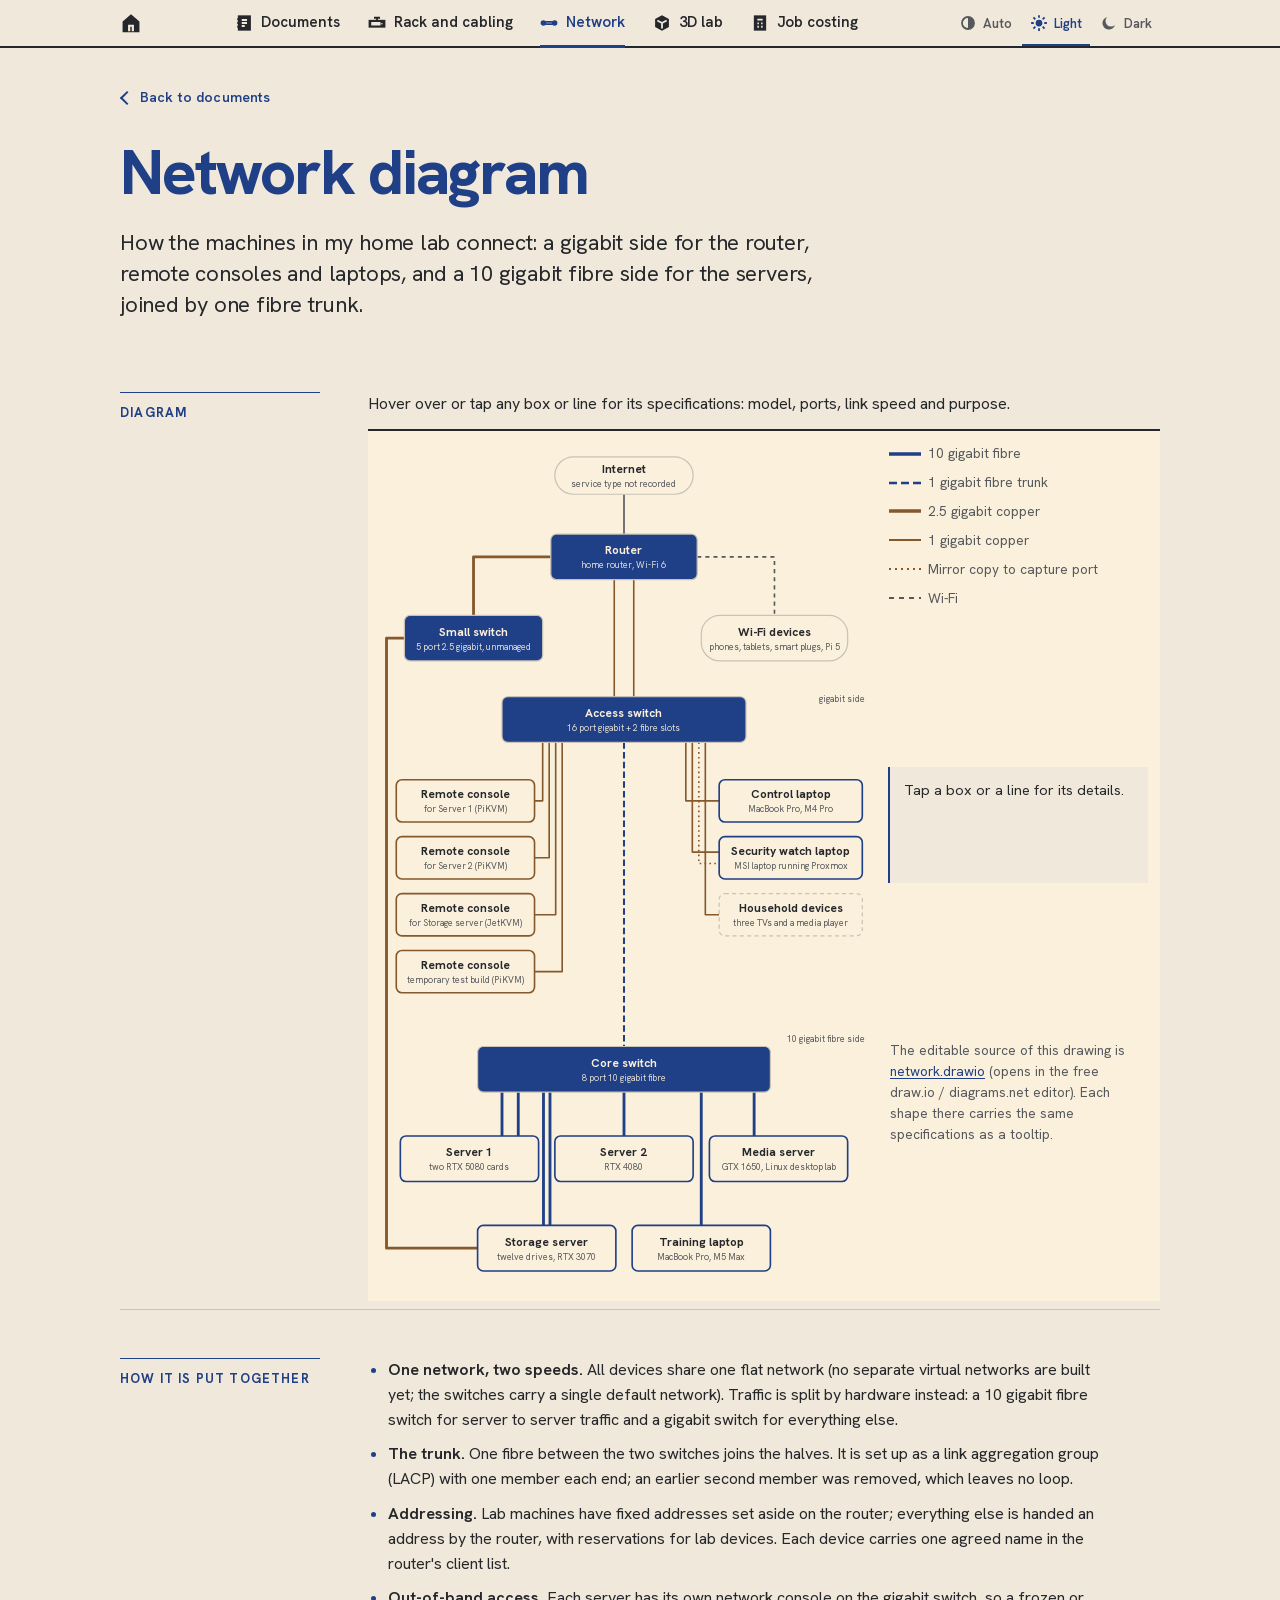
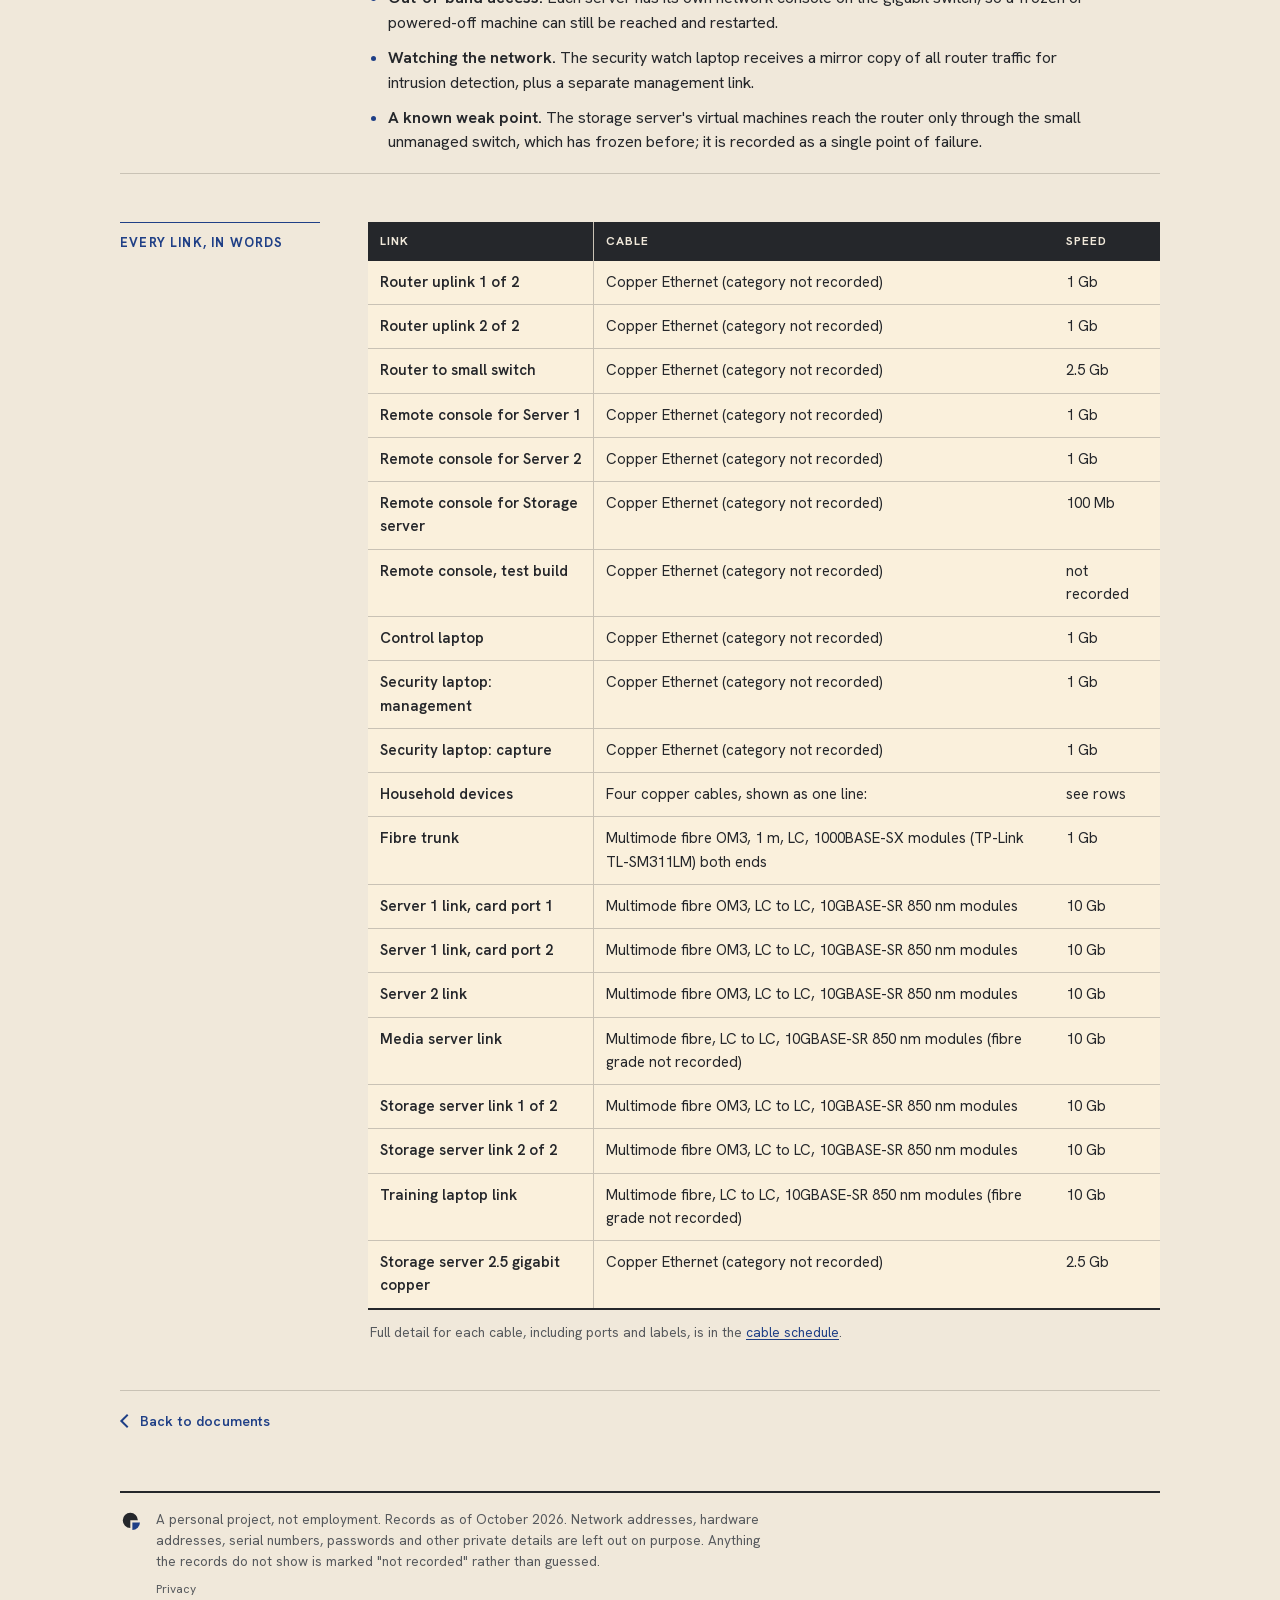
<file: network.html>
<!doctype html>
<html lang="en-AU">
<head>
<meta charset="utf-8">
<meta name="viewport" content="width=device-width, initial-scale=1">
<title>Home Lab Network</title>
<meta name="description" content="Interactive network diagram of my home lab: router, gigabit access switch, 10 gigabit fibre core switch, servers, laptops and remote consoles.">
<meta name="color-scheme" content="light dark">
<link rel="icon" type="image/svg+xml" href="data:image/svg+xml,%3Csvg xmlns='http://www.w3.org/2000/svg' viewBox='0 0 64 64'%3E%3Cstyle%3E.f{fill:%2325272B}.q{fill:%231F3F86}%40media (prefers-color-scheme:dark){.f{fill:%23F1E9D8}.q{fill:%2386A6E2}}%3C/style%3E%3Cpath class='f' d='M30 30V52A22 22 0 1 1 52 30Z'/%3E%3Cpath class='q' d='M36 36H58A22 22 0 0 1 36 58Z'/%3E%3C/svg%3E">
<script>try{var t=localStorage.getItem("theme")}catch(e){}if(t==="auto")document.documentElement.setAttribute("data-auto","");else document.documentElement.setAttribute("data-theme",t==="dark"?"dark":"light")</script>
<link rel="stylesheet" href="assets/theme.css?v=202610210933">
<script src="assets/theme-toggle.js?v=202610210850" defer></script>
<script src="assets/visits.js?v=202610210933" defer></script>
</head>
<body>
<nav class="topnav" aria-label="Site"><div class="in"><a class="home" href="index.html" aria-label="Home" title="Home"><svg class="ic" viewBox="0 0 24 24" aria-hidden="true" focusable="false" stroke-linecap="butt" stroke-linejoin="miter"><defs><mask id="ic13-home-m" maskUnits="userSpaceOnUse" x="0" y="0" width="24" height="24"><rect width="24" height="24" fill="#FFFFFF"/><path d="M10 21v-6h4v6" fill="none" stroke="#000000" stroke-width="2.4"/></mask></defs><g mask="url(#ic13-home-m)"><path d="M4 11l8-7 8 7v10H4z" fill="currentColor" stroke="currentColor" stroke-width="2.4"/></g></svg><span>Home</span></a><a href="index.html#docs"><svg class="ic" viewBox="0 0 24 24" aria-hidden="true" focusable="false" stroke-linecap="butt" stroke-linejoin="miter"><defs><mask id="ic14-journal-m" maskUnits="userSpaceOnUse" x="0" y="0" width="24" height="24"><rect width="24" height="24" fill="#FFFFFF"/><path d="M9 8h7M9 12h7M9 16h4" fill="none" stroke="#000000" stroke-width="2.4"/></mask></defs><g mask="url(#ic14-journal-m)"><rect x="5" y="3" width="15" height="18" fill="currentColor" stroke="currentColor" stroke-width="2.4"/></g><path d="M5 7H3M5 12H3M5 17H3" fill="none" stroke="currentColor" stroke-width="2.4"/></svg><span>Documents</span></a><a href="rack-and-cabling.html"><svg class="ic" viewBox="0 0 24 24" aria-hidden="true" focusable="false" stroke-linecap="butt" stroke-linejoin="miter"><defs><mask id="ic15-switch-m" maskUnits="userSpaceOnUse" x="0" y="0" width="24" height="24"><rect width="24" height="24" fill="#FFFFFF"/><path d="M5.5 12h2v2h-2zM9.5 12h2v2h-2zM13.5 12h2v2h-2z" fill="none" stroke="#000000" stroke-width="2.4"/><circle cx="18.5" cy="13" r="1" fill="#000000"/></mask></defs><g mask="url(#ic15-switch-m)"><rect x="2" y="9" width="20" height="8" fill="currentColor" stroke="currentColor" stroke-width="2.4"/></g><path d="M12 9V5M8 5h8" fill="none" stroke="currentColor" stroke-width="2.4"/></svg><span>Rack and cabling</span></a><a href="network.html" aria-current="page"><svg class="ic" viewBox="0 0 24 24" aria-hidden="true" focusable="false" stroke-linecap="butt" stroke-linejoin="miter"><circle cx="4.5" cy="12" r="2.5" fill="currentColor" stroke="currentColor" stroke-width="2.4"/><circle cx="19.5" cy="12" r="2.5" fill="currentColor" stroke="currentColor" stroke-width="2.4"/><path d="M7 10.5h10M7 13.5h10" fill="none" stroke="currentColor" stroke-width="2.4"/></svg><span>Network</span></a><a href="lab-3d.html"><svg class="ic" viewBox="0 0 24 24" aria-hidden="true" focusable="false" stroke-linecap="butt" stroke-linejoin="miter"><defs><mask id="icn-lab3d-m" maskUnits="userSpaceOnUse" x="0" y="0" width="24" height="24"><rect width="24" height="24" fill="#FFFFFF"/><path d="M5.8 8.6L12 12l6.2-3.4M12 12v7.4" fill="none" stroke="#000000" stroke-width="2.4"/></mask></defs><g mask="url(#icn-lab3d-m)"><path d="M12 3l8 4.5v9L12 21l-8-4.5v-9z" fill="currentColor" stroke="currentColor" stroke-width="2.4"/></g></svg><span>3D lab</span></a><a href="job-costing.html"><svg class="ic" viewBox="0 0 24 24" aria-hidden="true" focusable="false" stroke-linecap="butt" stroke-linejoin="miter"><defs><mask id="icn-jobcost-m" maskUnits="userSpaceOnUse" x="0" y="0" width="24" height="24"><rect width="24" height="24" fill="#FFFFFF"/><path d="M8.5 7.5h7" fill="none" stroke="#000000" stroke-width="2.4"/><path d="M8.5 12.5h2M13.5 12.5h2M8.5 17h2M13.5 17h2" fill="none" stroke="#000000" stroke-width="2.4"/></mask></defs><g mask="url(#icn-jobcost-m)"><rect x="5" y="3" width="14" height="18" fill="currentColor" stroke="currentColor" stroke-width="2.4"/></g></svg><span>Job costing</span></a></div></nav>
<div class="wrap">
<header>
  <p class="back"><a href="index.html#docs">Back to documents</a></p>
  <h1>Network diagram</h1>
  <p class="lede">How the machines in my home lab connect: a gigabit side for the router, remote consoles and laptops, and a 10 gigabit fibre side for the servers, joined by one fibre trunk.</p>
</header>

<section aria-labelledby="d">
  <h2 id="d">Diagram</h2>
  <p>Hover over or tap any box or line for its specifications: model, ports, link speed and purpose.</p>
  <div class="figure side"><svg viewBox="0 0 600 1040" role="img" aria-label="Network diagram of the home lab"><rect x="0" y="0" width="600" height="1040" fill="none"/><text x="596" y="318" text-anchor="end" font-size="11" fill="var(--muted)">gigabit side</text><text x="596" y="736" text-anchor="end" font-size="11" fill="var(--muted)">10 gigabit fibre side</text><g class="hit" tabindex="0" role="button" aria-label="Internet link" data-title="Internet link" data-tip="[&quot;Router to the internet.&quot;, &quot;Service type: not recorded.&quot;]"><path d="M300,63.0 L300,112.0" fill="none" stroke="transparent" stroke-width="14"/><path d="M300,63.0 L300,112.0" fill="none" stroke="var(--muted)" stroke-width="2" stroke-linejoin="round"/></g><g class="hit" tabindex="0" role="button" aria-label="Router uplink 1 of 2" data-title="Router uplink 1 of 2" data-tip="[&quot;Access switch (16 port gigabit + 2 fibre slots), Port 12  to  Router, LAN port&quot;, &quot;Cable: Copper Ethernet (category not recorded)&quot;, &quot;Speed: 1 Gb&quot;, &quot;Purpose: Router uplink, bundled with C02&quot;, &quot;Note: Static link aggregation&quot;, &quot;Schedule row C01&quot;]"><path d="M288,312.0 L288,168.0" fill="none" stroke="transparent" stroke-width="14"/><path d="M288,312.0 L288,168.0" fill="none" stroke="var(--copper)" stroke-width="2" stroke-linejoin="round"/></g><g class="hit" tabindex="0" role="button" aria-label="Router uplink 2 of 2" data-title="Router uplink 2 of 2" data-tip="[&quot;Access switch (16 port gigabit + 2 fibre slots), Port 16  to  Router, LAN port&quot;, &quot;Cable: Copper Ethernet (category not recorded)&quot;, &quot;Speed: 1 Gb&quot;, &quot;Purpose: Router uplink, bundled with C01&quot;, &quot;Note: Static link aggregation&quot;, &quot;Schedule row C02&quot;]"><path d="M312,312.0 L312,168.0" fill="none" stroke="transparent" stroke-width="14"/><path d="M312,312.0 L312,168.0" fill="none" stroke="var(--copper)" stroke-width="2" stroke-linejoin="round"/></g><g class="hit" tabindex="0" role="button" aria-label="Router to small switch" data-title="Router to small switch" data-tip="[&quot;Router, 2.5 gigabit port  to  Small switch (5 port 2.5 gigabit, unmanaged), Uplink port (number not recorded)&quot;, &quot;Cable: Copper Ethernet (category not recorded)&quot;, &quot;Speed: 2.5 Gb&quot;, &quot;Purpose: Router to small switch&quot;, &quot;Schedule row C14&quot;]"><path d="M210.0,140 L115,140 L115,212.0" fill="none" stroke="transparent" stroke-width="14"/><path d="M210.0,140 L115,140 L115,212.0" fill="none" stroke="var(--copper)" stroke-width="3.5" stroke-linejoin="round"/></g><g class="hit" tabindex="0" role="button" aria-label="Wi-Fi" data-title="Wi-Fi" data-tip="[&quot;Wireless devices joined to the router.&quot;, &quot;No cable.&quot;]"><path d="M390.0,140 L485,140 L485,212.0" fill="none" stroke="transparent" stroke-width="14"/><path d="M390.0,140 L485,140 L485,212.0" fill="none" stroke="var(--muted)" stroke-width="2" stroke-dasharray="5 5" stroke-linejoin="round"/></g><g class="hit" tabindex="0" role="button" aria-label="Remote console for Server 1" data-title="Remote console for Server 1" data-tip="[&quot;Access switch (16 port gigabit + 2 fibre slots), Port 13  to  Remote console (for Server 1 (PiKVM)), Network port&quot;, &quot;Cable: Copper Ethernet (category not recorded)&quot;, &quot;Speed: 1 Gb&quot;, &quot;Purpose: Remote console for Server 1&quot;, &quot;Note: Switch port speed fixed at 1 Gb&quot;, &quot;Schedule row C03&quot;]"><path d="M200,368.0 L200,440 L190.0,440" fill="none" stroke="transparent" stroke-width="14"/><path d="M200,368.0 L200,440 L190.0,440" fill="none" stroke="var(--copper)" stroke-width="2" stroke-linejoin="round"/></g><g class="hit" tabindex="0" role="button" aria-label="Remote console for Server 2" data-title="Remote console for Server 2" data-tip="[&quot;Access switch (16 port gigabit + 2 fibre slots), Port 3  to  Remote console (for Server 2 (PiKVM)), Network port&quot;, &quot;Cable: Copper Ethernet (category not recorded)&quot;, &quot;Speed: 1 Gb&quot;, &quot;Purpose: Remote console for Server 2&quot;, &quot;Schedule row C04&quot;]"><path d="M208,368.0 L208,510 L190.0,510" fill="none" stroke="transparent" stroke-width="14"/><path d="M208,368.0 L208,510 L190.0,510" fill="none" stroke="var(--copper)" stroke-width="2" stroke-linejoin="round"/></g><g class="hit" tabindex="0" role="button" aria-label="Remote console for Storage server" data-title="Remote console for Storage server" data-tip="[&quot;Access switch (16 port gigabit + 2 fibre slots), Port 7  to  Remote console (for Storage server (JetKVM)), Network port&quot;, &quot;Cable: Copper Ethernet (category not recorded)&quot;, &quot;Speed: 100 Mb&quot;, &quot;Purpose: Remote console for Storage server&quot;, &quot;Schedule row C05&quot;]"><path d="M216,368.0 L216,580 L190.0,580" fill="none" stroke="transparent" stroke-width="14"/><path d="M216,368.0 L216,580 L190.0,580" fill="none" stroke="var(--copper)" stroke-width="2" stroke-linejoin="round"/></g><g class="hit" tabindex="0" role="button" aria-label="Remote console, test build" data-title="Remote console, test build" data-tip="[&quot;Access switch (16 port gigabit + 2 fibre slots), Port 11  to  Remote console (temporary test build (PiKVM)), Network port&quot;, &quot;Cable: Copper Ethernet (category not recorded)&quot;, &quot;Speed: not recorded&quot;, &quot;Purpose: Remote console, temporary test build&quot;, &quot;Schedule row C06&quot;]"><path d="M224,368.0 L224,650 L190.0,650" fill="none" stroke="transparent" stroke-width="14"/><path d="M224,368.0 L224,650 L190.0,650" fill="none" stroke="var(--copper)" stroke-width="2" stroke-linejoin="round"/></g><g class="hit" tabindex="0" role="button" aria-label="Control laptop" data-title="Control laptop" data-tip="[&quot;Access switch (16 port gigabit + 2 fibre slots), Port 8  to  Control laptop (MacBook Pro, M4 Pro), Thunderbolt dock Ethernet port&quot;, &quot;Cable: Copper Ethernet (category not recorded)&quot;, &quot;Speed: 1 Gb&quot;, &quot;Purpose: Control laptop&quot;, &quot;Schedule row C07&quot;]"><path d="M376,368.0 L376,440 L417.0,440" fill="none" stroke="transparent" stroke-width="14"/><path d="M376,368.0 L376,440 L417.0,440" fill="none" stroke="var(--copper)" stroke-width="2" stroke-linejoin="round"/></g><g class="hit" tabindex="0" role="button" aria-label="Security laptop: management" data-title="Security laptop: management" data-tip="[&quot;Access switch (16 port gigabit + 2 fibre slots), Port 10  to  Security watch laptop, USB network adapter&quot;, &quot;Cable: Copper Ethernet (category not recorded)&quot;, &quot;Speed: 1 Gb&quot;, &quot;Purpose: Security watch laptop: management&quot;, &quot;Schedule row C08&quot;]"><path d="M384,368.0 L384,503 L417.0,503" fill="none" stroke="transparent" stroke-width="14"/><path d="M384,368.0 L384,503 L417.0,503" fill="none" stroke="var(--copper)" stroke-width="2" stroke-linejoin="round"/></g><g class="hit" tabindex="0" role="button" aria-label="Security laptop: capture" data-title="Security laptop: capture" data-tip="[&quot;Access switch (16 port gigabit + 2 fibre slots), Port 15  to  Security watch laptop, Built-in Ethernet port&quot;, &quot;Cable: Copper Ethernet (category not recorded)&quot;, &quot;Speed: 1 Gb&quot;, &quot;Purpose: Security watch laptop: capture&quot;, &quot;Note: Receives a mirror copy of all router traffic, both directions&quot;, &quot;Schedule row C09&quot;]"><path d="M392,368.0 L392,517 L417.0,517" fill="none" stroke="transparent" stroke-width="14"/><path d="M392,368.0 L392,517 L417.0,517" fill="none" stroke="var(--copper)" stroke-width="2" stroke-dasharray="2 4" stroke-linejoin="round"/></g><g class="hit" tabindex="0" role="button" aria-label="Household devices" data-title="Household devices" data-tip="[&quot;Four copper cables, shown as one line:&quot;, &quot;Port 1: TV, 100 Mb&quot;, &quot;Port 2: Media player, not recorded&quot;, &quot;Port 5: TV, 100 Mb&quot;, &quot;Port 6: TV, not recorded&quot;, &quot;Household devices, not part of the lab.&quot;, &quot;Schedule rows C10 to C13&quot;]"><path d="M400,368.0 L400,580 L417.0,580" fill="none" stroke="transparent" stroke-width="14"/><path d="M400,368.0 L400,580 L417.0,580" fill="none" stroke="var(--copper)" stroke-width="2" stroke-linejoin="round"/></g><g class="hit" tabindex="0" role="button" aria-label="Fibre trunk" data-title="Fibre trunk" data-tip="[&quot;Core switch (8 port 10 gigabit fibre), Port 7  to  Access switch (16 port gigabit + 2 fibre slots), Port 17 (SFP fibre slot)&quot;, &quot;Cable: Multimode fibre OM3, 1 m, LC, 1000BASE-SX modules (TP-Link TL-SM311LM) both ends&quot;, &quot;Speed: 1 Gb&quot;, &quot;Purpose: Trunk: joins the 10 gigabit core switch to the access switch and router&quot;, &quot;Note: LACP aggregation with one member each end; the second member was removed&quot;, &quot;Switch port label: Trunk_SG2218&quot;, &quot;Schedule row F07&quot;]"><path d="M300,368.0 L300,742.0" fill="none" stroke="transparent" stroke-width="14"/><path d="M300,368.0 L300,742.0" fill="none" stroke="var(--navy)" stroke-width="2.5" stroke-dasharray="8 4" stroke-linejoin="round"/></g><g class="hit" tabindex="0" role="button" aria-label="Server 1 link, card port 1" data-title="Server 1 link, card port 1" data-tip="[&quot;Core switch (8 port 10 gigabit fibre), Port 6  to  Server 1 (two RTX 5080 cards), Intel X520 10 gigabit card, port 1&quot;, &quot;Cable: Multimode fibre OM3, LC to LC, 10GBASE-SR 850 nm modules&quot;, &quot;Speed: 10 Gb&quot;, &quot;Purpose: Data network: training traffic&quot;, &quot;Note: Ports cross: card port 1 on switch port 6&quot;, &quot;Switch port label: PC1_x870e&quot;, &quot;Schedule row F06&quot;]"><path d="M150,798.0 L150,852.0" fill="none" stroke="transparent" stroke-width="14"/><path d="M150,798.0 L150,852.0" fill="none" stroke="var(--navy)" stroke-width="3.5" stroke-linejoin="round"/></g><g class="hit" tabindex="0" role="button" aria-label="Server 1 link, card port 2" data-title="Server 1 link, card port 2" data-tip="[&quot;Core switch (8 port 10 gigabit fibre), Port 5  to  Server 1 (two RTX 5080 cards), Intel X520 10 gigabit card, port 2&quot;, &quot;Cable: Multimode fibre OM3, LC to LC, 10GBASE-SR 850 nm modules&quot;, &quot;Speed: 10 Gb&quot;, &quot;Purpose: Data network: training traffic&quot;, &quot;Note: Ports cross: card port 2 on switch port 5&quot;, &quot;Switch port label: PC1_x870e&quot;, &quot;Schedule row F05&quot;]"><path d="M170,798.0 L170,852.0" fill="none" stroke="transparent" stroke-width="14"/><path d="M170,798.0 L170,852.0" fill="none" stroke="var(--navy)" stroke-width="3.5" stroke-linejoin="round"/></g><g class="hit" tabindex="0" role="button" aria-label="Server 2 link" data-title="Server 2 link" data-tip="[&quot;Core switch (8 port 10 gigabit fibre), Port 1  to  Server 2 (RTX 4080), Intel X520 10 gigabit card, one of two ports&quot;, &quot;Cable: Multimode fibre OM3, LC to LC, 10GBASE-SR 850 nm modules&quot;, &quot;Speed: 10 Gb&quot;, &quot;Purpose: Data network: training and storage traffic&quot;, &quot;Note: Card&#x27;s other port unused (no free core switch port)&quot;, &quot;Switch port label: PC2_z690&quot;, &quot;Schedule row F01&quot;]"><path d="M300,798.0 L300,852.0" fill="none" stroke="transparent" stroke-width="14"/><path d="M300,798.0 L300,852.0" fill="none" stroke="var(--navy)" stroke-width="3.5" stroke-linejoin="round"/></g><g class="hit" tabindex="0" role="button" aria-label="Media server link" data-title="Media server link" data-tip="[&quot;Core switch (8 port 10 gigabit fibre), Port 2  to  Media server, Intel X520-SR1 10 gigabit card&quot;, &quot;Cable: Multimode fibre, LC to LC, 10GBASE-SR 850 nm modules (fibre grade not recorded)&quot;, &quot;Speed: 10 Gb&quot;, &quot;Purpose: Data network: media server and its virtual machines&quot;, &quot;Note: Host and two guests seen on this port&quot;, &quot;Switch port label: PC4_z97&quot;, &quot;Schedule row F02&quot;]"><path d="M460,798.0 L460,852.0" fill="none" stroke="transparent" stroke-width="14"/><path d="M460,798.0 L460,852.0" fill="none" stroke="var(--navy)" stroke-width="3.5" stroke-linejoin="round"/></g><g class="hit" tabindex="0" role="button" aria-label="Storage server link 1 of 2" data-title="Storage server link 1 of 2" data-tip="[&quot;Core switch (8 port 10 gigabit fibre), Port 3  to  Storage server, Mellanox ConnectX-3 Pro, one of two ports&quot;, &quot;Cable: Multimode fibre OM3, LC to LC, 10GBASE-SR 850 nm modules&quot;, &quot;Speed: 10 Gb&quot;, &quot;Purpose: Data network: storage, bonded with F04&quot;, &quot;Note: Static link aggregation; which card port: not recorded&quot;, &quot;Switch port label: PC3_z490&quot;, &quot;Schedule row F03&quot;]"><path d="M201,798.0 L201,962.0" fill="none" stroke="transparent" stroke-width="14"/><path d="M201,798.0 L201,962.0" fill="none" stroke="var(--navy)" stroke-width="3.5" stroke-linejoin="round"/></g><g class="hit" tabindex="0" role="button" aria-label="Storage server link 2 of 2" data-title="Storage server link 2 of 2" data-tip="[&quot;Core switch (8 port 10 gigabit fibre), Port 4  to  Storage server, Mellanox ConnectX-3 Pro, the other port&quot;, &quot;Cable: Multimode fibre OM3, LC to LC, 10GBASE-SR 850 nm modules&quot;, &quot;Speed: 10 Gb&quot;, &quot;Purpose: Data network: storage, bonded with F03&quot;, &quot;Note: Static link aggregation; F03 and F04 act as one 20 Gb link&quot;, &quot;Switch port label: PC3_z490&quot;, &quot;Schedule row F04&quot;]"><path d="M209,798.0 L209,962.0" fill="none" stroke="transparent" stroke-width="14"/><path d="M209,798.0 L209,962.0" fill="none" stroke="var(--navy)" stroke-width="3.5" stroke-linejoin="round"/></g><g class="hit" tabindex="0" role="button" aria-label="Training laptop link" data-title="Training laptop link" data-tip="[&quot;Core switch (8 port 10 gigabit fibre), Port 8  to  Training laptop (MacBook Pro, M5 Max), QNAP QNA-UC10G1SF Thunderbolt to SFP+ adapter, on the laptop&#x27;s Thunderbolt dock&quot;, &quot;Cable: Multimode fibre, LC to LC, 10GBASE-SR 850 nm modules (fibre grade not recorded)&quot;, &quot;Speed: 10 Gb&quot;, &quot;Purpose: Data network: training laptop&quot;, &quot;Switch port label: M5Max_Mac&quot;, &quot;Schedule row F08&quot;]"><path d="M395,798.0 L395,962.0" fill="none" stroke="transparent" stroke-width="14"/><path d="M395,798.0 L395,962.0" fill="none" stroke="var(--navy)" stroke-width="3.5" stroke-linejoin="round"/></g><g class="hit" tabindex="0" role="button" aria-label="Storage server 2.5 gigabit copper" data-title="Storage server 2.5 gigabit copper" data-tip="[&quot;Small switch (5 port 2.5 gigabit, unmanaged), Port 1  to  Storage server, Onboard Intel I225-V 2.5 gigabit port&quot;, &quot;Cable: Copper Ethernet (category not recorded)&quot;, &quot;Speed: 2.5 Gb&quot;, &quot;Purpose: Storage server host and its virtual machines to the router&quot;, &quot;Note: Only wired path from the storage server&#x27;s guests to the router&quot;, &quot;Schedule row C15&quot;]"><path d="M30.0,240 L8,240 L8,990 L120.0,990" fill="none" stroke="transparent" stroke-width="14"/><path d="M30.0,240 L8,240 L8,990 L120.0,990" fill="none" stroke="var(--copper)" stroke-width="3.5" stroke-linejoin="round"/></g><g class="hit" tabindex="0" role="button" aria-label="Internet (service type not recorded)" data-title="Internet (service type not recorded)" data-tip="[&quot;Outside connection from the router.&quot;, &quot;Type of internet service: not recorded.&quot;]"><rect class="nodebox" x="215.0" y="17.0" width="170" height="46" rx="23" fill="var(--panel)" stroke="var(--line)" stroke-width="1.5"/><text x="300" y="37" text-anchor="middle" font-size="14.5" font-weight="700" fill="var(--ink)">Internet</text><text x="300" y="54" text-anchor="middle" font-size="11" fill="var(--muted)">service type not recorded</text></g><g class="hit" tabindex="0" role="button" aria-label="Router (home router, Wi-Fi 6)" data-title="Router (home router, Wi-Fi 6)" data-tip="[&quot;Model: ASUS RT-AX86U Pro (Wi-Fi 6, one 2.5 gigabit port).&quot;, &quot;Two gigabit copper links to the access switch, bundled as one (static link aggregation).&quot;, &quot;2.5 gigabit copper link to the small switch.&quot;, &quot;Hands out addresses: lab machines use fixed addresses; other devices get one from the router, with reservations for lab devices.&quot;, &quot;Each device has one agreed name in the router&#x27;s client list, keyed by its hardware address.&quot;]"><rect class="nodebox" x="210.0" y="112.0" width="180" height="56" rx="7" fill="var(--navy)" stroke="var(--line)" stroke-width="1.5"/><text x="300" y="137" text-anchor="middle" font-size="14.5" font-weight="700" fill="var(--panel)">Router</text><text x="300" y="154" text-anchor="middle" font-size="11" fill="var(--navy-soft)">home router, Wi-Fi 6</text></g><g class="hit" tabindex="0" role="button" aria-label="Small switch (5 port 2.5 gigabit, unmanaged)" data-title="Small switch (5 port 2.5 gigabit, unmanaged)" data-tip="[&quot;Model: TP-Link TL-SG105-M2, 5 ports at 2.5 gigabit, unmanaged (no settings, no web page).&quot;, &quot;Uplink: the router&#x27;s 2.5 gigabit port.&quot;, &quot;Port 1: the storage server&#x27;s onboard 2.5 gigabit port.&quot;, &quot;Unmanaged means no separate networks, no port statistics and no logs from this switch.&quot;]"><rect class="nodebox" x="30.0" y="212.0" width="170" height="56" rx="7" fill="var(--navy)" stroke="var(--line)" stroke-width="1.5"/><text x="115" y="237" text-anchor="middle" font-size="14.5" font-weight="700" fill="var(--panel)">Small switch</text><text x="115" y="254" text-anchor="middle" font-size="11" fill="var(--navy-soft)">5 port 2.5 gigabit, unmanaged</text></g><g class="hit" tabindex="0" role="button" aria-label="Wi-Fi devices (phones, tablets, smart plugs, Pi 5)" data-title="Wi-Fi devices (phones, tablets, smart plugs, Pi 5)" data-tip="[&quot;Wireless clients of the router, shown as one group.&quot;, &quot;Includes the per-machine power meters (smart plugs) and the Raspberry Pi 5 sentinel, which joins over Wi-Fi.&quot;, &quot;No cables, so not in the cable schedule.&quot;]"><rect class="nodebox" x="395.0" y="212.0" width="180" height="56" rx="23" fill="var(--panel)" stroke="var(--line)" stroke-width="1.5"/><text x="485" y="237" text-anchor="middle" font-size="14.5" font-weight="700" fill="var(--ink)">Wi-Fi devices</text><text x="485" y="254" text-anchor="middle" font-size="11" fill="var(--muted)">phones, tablets, smart plugs, Pi 5</text></g><g class="hit" tabindex="0" role="button" aria-label="Access switch (16 port gigabit + 2 fibre slots)" data-title="Access switch (16 port gigabit + 2 fibre slots)" data-tip="[&quot;Model: TP-Link TL-SG2218, 16 copper gigabit ports plus 2 gigabit SFP fibre slots, smart managed.&quot;, &quot;Ports 12 and 16: router, two cables bundled as one (static link aggregation).&quot;, &quot;Port 17: fibre trunk to the core switch.&quot;, &quot;Carries the remote consoles, the control laptop, the security watch laptop and household devices.&quot;, &quot;Port mirroring: a copy of all traffic on the router link goes to port 15 for the security watch laptop.&quot;, &quot;Loop detection on. Plain web access and Telnet off; managed over HTTPS and SSH.&quot;]"><rect class="nodebox" x="150.0" y="312.0" width="300" height="56" rx="7" fill="var(--navy)" stroke="var(--line)" stroke-width="1.5"/><text x="300" y="337" text-anchor="middle" font-size="14.5" font-weight="700" fill="var(--panel)">Access switch</text><text x="300" y="354" text-anchor="middle" font-size="11" fill="var(--navy-soft)">16 port gigabit + 2 fibre slots</text></g><g class="hit" tabindex="0" role="button" aria-label="Remote console (for Server 1 (PiKVM))" data-title="Remote console (for Server 1 (PiKVM))" data-tip="[&quot;PiKVM V4 Plus: keyboard, video and mouse over the network.&quot;, &quot;Access switch port 13, speed fixed at 1 gigabit.&quot;]"><rect class="nodebox" x="20.0" y="414.0" width="170" height="52" rx="7" fill="var(--panel)" stroke="var(--copper)" stroke-width="2"/><text x="105" y="437" text-anchor="middle" font-size="14.5" font-weight="700" fill="var(--ink)">Remote console</text><text x="105" y="454" text-anchor="middle" font-size="11" fill="var(--muted)">for Server 1 (PiKVM)</text></g><g class="hit" tabindex="0" role="button" aria-label="Remote console (for Server 2 (PiKVM))" data-title="Remote console (for Server 2 (PiKVM))" data-tip="[&quot;PiKVM V4 Mini: keyboard, video and mouse over the network.&quot;, &quot;Access switch port 3, 1 gigabit.&quot;]"><rect class="nodebox" x="20.0" y="484.0" width="170" height="52" rx="7" fill="var(--panel)" stroke="var(--copper)" stroke-width="2"/><text x="105" y="507" text-anchor="middle" font-size="14.5" font-weight="700" fill="var(--ink)">Remote console</text><text x="105" y="524" text-anchor="middle" font-size="11" fill="var(--muted)">for Server 2 (PiKVM)</text></g><g class="hit" tabindex="0" role="button" aria-label="Remote console (for Storage server (JetKVM))" data-title="Remote console (for Storage server (JetKVM))" data-tip="[&quot;JetKVM on the storage server&#x27;s graphics card output, with power and reset control wired in.&quot;, &quot;Access switch port 7, 100 megabit.&quot;]"><rect class="nodebox" x="20.0" y="554.0" width="170" height="52" rx="7" fill="var(--panel)" stroke="var(--copper)" stroke-width="2"/><text x="105" y="577" text-anchor="middle" font-size="14.5" font-weight="700" fill="var(--ink)">Remote console</text><text x="105" y="594" text-anchor="middle" font-size="11" fill="var(--muted)">for Storage server (JetKVM)</text></g><g class="hit" tabindex="0" role="button" aria-label="Remote console (temporary test build (PiKVM))" data-title="Remote console (temporary test build (PiKVM))" data-tip="[&quot;A PiKVM test build, recorded as temporary.&quot;, &quot;Access switch port 11. Link speed: not recorded.&quot;]"><rect class="nodebox" x="20.0" y="624.0" width="170" height="52" rx="7" fill="var(--panel)" stroke="var(--copper)" stroke-width="2"/><text x="105" y="647" text-anchor="middle" font-size="14.5" font-weight="700" fill="var(--ink)">Remote console</text><text x="105" y="664" text-anchor="middle" font-size="11" fill="var(--muted)">temporary test build (PiKVM)</text></g><g class="hit" tabindex="0" role="button" aria-label="Control laptop (MacBook Pro, M4 Pro)" data-title="Control laptop (MacBook Pro, M4 Pro)" data-tip="[&quot;Apple MacBook Pro 16, M4 Pro: the machine I run the lab from.&quot;, &quot;Wired through its Thunderbolt dock to access switch port 8 at 1 gigabit.&quot;]"><rect class="nodebox" x="417.0" y="414.0" width="176" height="52" rx="7" fill="var(--panel)" stroke="var(--navy)" stroke-width="2"/><text x="505" y="437" text-anchor="middle" font-size="14.5" font-weight="700" fill="var(--ink)">Control laptop</text><text x="505" y="454" text-anchor="middle" font-size="11" fill="var(--muted)">MacBook Pro, M4 Pro</text></g><g class="hit" tabindex="0" role="button" aria-label="Security watch laptop (MSI laptop running Proxmox)" data-title="Security watch laptop (MSI laptop running Proxmox)" data-tip="[&quot;MSI GS63VR laptop running Proxmox with Wazuh, Suricata and Zeek (security monitoring and intrusion detection).&quot;, &quot;Management: USB network adapter on access switch port 10 at 1 gigabit.&quot;, &quot;Capture: built-in Ethernet on access switch port 15 at 1 gigabit, receiving a mirror copy of all router traffic, both directions.&quot;]"><rect class="nodebox" x="417.0" y="484.0" width="176" height="52" rx="7" fill="var(--panel)" stroke="var(--navy)" stroke-width="2"/><text x="505" y="507" text-anchor="middle" font-size="14.5" font-weight="700" fill="var(--ink)">Security watch laptop</text><text x="505" y="524" text-anchor="middle" font-size="11" fill="var(--muted)">MSI laptop running Proxmox</text></g><g class="hit" tabindex="0" role="button" aria-label="Household devices (three TVs and a media player)" data-title="Household devices (three TVs and a media player)" data-tip="[&quot;Not part of the lab, but they share the access switch.&quot;, &quot;Ports 1, 5 and 6: TVs. Port 2: media player.&quot;, &quot;Recorded speeds: ports 1 and 5 at 100 megabit; ports 2 and 6 not recorded.&quot;]"><rect class="nodebox" x="417.0" y="554.0" width="176" height="52" rx="7" fill="var(--panel)" stroke="var(--line)" stroke-width="1.5" stroke-dasharray="5 4"/><text x="505" y="577" text-anchor="middle" font-size="14.5" font-weight="700" fill="var(--ink)">Household devices</text><text x="505" y="594" text-anchor="middle" font-size="11" fill="var(--muted)">three TVs and a media player</text></g><g class="hit" tabindex="0" role="button" aria-label="Core switch (8 port 10 gigabit fibre)" data-title="Core switch (8 port 10 gigabit fibre)" data-tip="[&quot;Model: TP-Link TL-SX3008F, 8 SFP+ ports at 10 gigabit, managed.&quot;, &quot;Ports 1 to 6 and 8: servers and the training laptop over multimode fibre.&quot;, &quot;Ports 3 and 4: storage server, bundled as one 20 gigabit link (static link aggregation).&quot;, &quot;Port 7: 1 gigabit fibre trunk to the access switch (LACP, one member).&quot;, &quot;Jumbo frames: maximum frame size raised to 9216 bytes, the switch maximum.&quot;, &quot;Port labels typed on the switch: PC2_z690, PC4_z97, PC3_z490, PC3_z490, PC1_x870e, PC1_x870e, Trunk_SG2218, M5Max_Mac.&quot;, &quot;Firmware updated in October 2026 after a management freeze; the old image is kept as a fallback.&quot;]"><rect class="nodebox" x="120.0" y="742.0" width="360" height="56" rx="7" fill="var(--navy)" stroke="var(--line)" stroke-width="1.5"/><text x="300" y="767" text-anchor="middle" font-size="14.5" font-weight="700" fill="var(--panel)">Core switch</text><text x="300" y="784" text-anchor="middle" font-size="11" fill="var(--navy-soft)">8 port 10 gigabit fibre</text></g><g class="hit" tabindex="0" role="button" aria-label="Server 1 (two RTX 5080 cards)" data-title="Server 1 (two RTX 5080 cards)" data-tip="[&quot;AMD Ryzen 9 9950X3D, two NVIDIA RTX 5080, ASUS X870E board.&quot;, &quot;Network: Intel X520 dual 10 gigabit card, both ports on the core switch (ports 5 and 6).&quot;, &quot;The two card ports cross over: card port 1 is on switch port 6, card port 2 on switch port 5.&quot;, &quot;Bundling the two links is decided but not built.&quot;, &quot;Remote console: PiKVM on access switch port 13.&quot;, &quot;Onboard copper port: not cabled.&quot;]"><rect class="nodebox" x="25.0" y="852.0" width="170" height="56" rx="7" fill="var(--panel)" stroke="var(--navy)" stroke-width="2"/><text x="110" y="877" text-anchor="middle" font-size="14.5" font-weight="700" fill="var(--ink)">Server 1</text><text x="110" y="894" text-anchor="middle" font-size="11" fill="var(--muted)">two RTX 5080 cards</text></g><g class="hit" tabindex="0" role="button" aria-label="Server 2 (RTX 4080)" data-title="Server 2 (RTX 4080)" data-tip="[&quot;Intel Core i9-12900K, NVIDIA RTX 4080, ASUS Z690 board.&quot;, &quot;Network: Intel X520 dual 10 gigabit card, one port on core switch port 1.&quot;, &quot;Module measured: 10GBASE-SR, 850 nm, receive level about -3.2 dBm.&quot;, &quot;Second card port unused: no free core switch port.&quot;, &quot;Remote console: PiKVM on access switch port 3.&quot;, &quot;Onboard copper port: not cabled.&quot;]"><rect class="nodebox" x="215.0" y="852.0" width="170" height="56" rx="7" fill="var(--panel)" stroke="var(--navy)" stroke-width="2"/><text x="300" y="877" text-anchor="middle" font-size="14.5" font-weight="700" fill="var(--ink)">Server 2</text><text x="300" y="894" text-anchor="middle" font-size="11" fill="var(--muted)">RTX 4080</text></g><g class="hit" tabindex="0" role="button" aria-label="Media server (GTX 1650, Linux desktop lab)" data-title="Media server (GTX 1650, Linux desktop lab)" data-tip="[&quot;Intel Z97 platform (ASUS Z97-A), NVIDIA GTX 1650.&quot;, &quot;Runs Proxmox with media sharing, a DNS filter, a network device watcher and a set of Linux desktop virtual machines.&quot;, &quot;Network: Intel X520 single-port 10 gigabit card on core switch port 2.&quot;, &quot;Three hardware addresses seen on that one port: the host plus guests behind its virtual bridge.&quot;]"><rect class="nodebox" x="405.0" y="852.0" width="170" height="56" rx="7" fill="var(--panel)" stroke="var(--navy)" stroke-width="2"/><text x="490" y="877" text-anchor="middle" font-size="14.5" font-weight="700" fill="var(--ink)">Media server</text><text x="490" y="894" text-anchor="middle" font-size="11" fill="var(--muted)">GTX 1650, Linux desktop lab</text></g><g class="hit" tabindex="0" role="button" aria-label="Storage server (twelve drives, RTX 3070)" data-title="Storage server (twelve drives, RTX 3070)" data-tip="[&quot;Intel Core i9-10850K, 128 GB memory, NVIDIA RTX 3070, Gigabyte Z490 board.&quot;, &quot;Runs Proxmox virtualisation with TrueNAS storage, file sync, monitoring and logging guests.&quot;, &quot;10 gigabit: Mellanox ConnectX-3 Pro dual-port card, both ports on core switch ports 3 and 4, bonded as one link (static aggregation on the switch, matching bond in TrueNAS).&quot;, &quot;Which card port sits on switch port 3 and which on 4: not recorded (the bond shows one hardware address).&quot;, &quot;2.5 gigabit: onboard Intel I225-V copper to small switch port 1, for the host and its virtual machines.&quot;, &quot;Remote console: JetKVM on the graphics card output, access switch port 7.&quot;]"><rect class="nodebox" x="120.0" y="962.0" width="170" height="56" rx="7" fill="var(--panel)" stroke="var(--navy)" stroke-width="2"/><text x="205" y="987" text-anchor="middle" font-size="14.5" font-weight="700" fill="var(--ink)">Storage server</text><text x="205" y="1004" text-anchor="middle" font-size="11" fill="var(--muted)">twelve drives, RTX 3070</text></g><g class="hit" tabindex="0" role="button" aria-label="Training laptop (MacBook Pro, M5 Max)" data-title="Training laptop (MacBook Pro, M5 Max)" data-tip="[&quot;Apple MacBook Pro 16, M5 Max, 128 GB unified memory.&quot;, &quot;10 gigabit: QNAP QNA-UC10G1SF Thunderbolt to SFP+ adapter, through its Thunderbolt dock, on core switch port 8.&quot;, &quot;Also has a 2.5 gigabit link from its dock; where that cable plugs in is not recorded, so it is not drawn.&quot;, &quot;Also on Wi-Fi.&quot;]"><rect class="nodebox" x="310.0" y="962.0" width="170" height="56" rx="7" fill="var(--panel)" stroke="var(--navy)" stroke-width="2"/><text x="395" y="987" text-anchor="middle" font-size="14.5" font-weight="700" fill="var(--ink)">Training laptop</text><text x="395" y="1004" text-anchor="middle" font-size="11" fill="var(--muted)">MacBook Pro, M5 Max</text></g></svg>
    <ul class="legend"><li><svg viewBox="0 0 34 12" aria-hidden="true"><line x1="1" y1="6" x2="33" y2="6" stroke="var(--navy)" stroke-width="3.5"/></svg>10 gigabit fibre</li><li><svg viewBox="0 0 34 12" aria-hidden="true"><line x1="1" y1="6" x2="33" y2="6" stroke="var(--navy)" stroke-width="2.5" stroke-dasharray="8 4"/></svg>1 gigabit fibre trunk</li><li><svg viewBox="0 0 34 12" aria-hidden="true"><line x1="1" y1="6" x2="33" y2="6" stroke="var(--copper)" stroke-width="3.5"/></svg>2.5 gigabit copper</li><li><svg viewBox="0 0 34 12" aria-hidden="true"><line x1="1" y1="6" x2="33" y2="6" stroke="var(--copper)" stroke-width="2"/></svg>1 gigabit copper</li><li><svg viewBox="0 0 34 12" aria-hidden="true"><line x1="1" y1="6" x2="33" y2="6" stroke="var(--copper)" stroke-width="2" stroke-dasharray="2 4"/></svg>Mirror copy to capture port</li><li><svg viewBox="0 0 34 12" aria-hidden="true"><line x1="1" y1="6" x2="33" y2="6" stroke="var(--muted)" stroke-width="2" stroke-dasharray="5 5"/></svg>Wi-Fi</li></ul>
    <div class="detail" id="detail" aria-live="polite">Tap a box or a line for its details.</div>
    <p class="caption">The editable source of this drawing is <a href="network.drawio">network.drawio</a> (opens in the free draw.io / diagrams.net editor). Each shape there carries the same specifications as a tooltip.</p>
  </div>
</section>

<section aria-labelledby="h">
  <h2 id="h">How it is put together</h2>
  <ul class="plain">
    <li><b>One network, two speeds.</b> All devices share one flat network (no separate virtual networks are built yet; the switches carry a single default network). Traffic is split by hardware instead: a 10 gigabit fibre switch for server to server traffic and a gigabit switch for everything else.</li>
    <li><b>The trunk.</b> One fibre between the two switches joins the halves. It is set up as a link aggregation group (LACP) with one member each end; an earlier second member was removed, which leaves no loop.</li>
    <li><b>Addressing.</b> Lab machines have fixed addresses set aside on the router; everything else is handed an address by the router, with reservations for lab devices. Each device carries one agreed name in the router's client list.</li>
    <li><b>Out-of-band access.</b> Each server has its own network console on the gigabit switch, so a frozen or powered-off machine can still be reached and restarted.</li>
    <li><b>Watching the network.</b> The security watch laptop receives a mirror copy of all router traffic for intrusion detection, plus a separate management link.</li>
    <li><b>A known weak point.</b> The storage server's virtual machines reach the router only through the small unmanaged switch, which has frozen before; it is recorded as a single point of failure.</li>
  </ul>
</section>

<section aria-labelledby="l">
  <h2 id="l">Every link, in words</h2>
  <div class="tablewrap"><table><thead><tr><th>Link</th><th>Cable</th><th>Speed</th></tr></thead><tbody><tr><td>Router uplink 1 of 2</td><td>Copper Ethernet (category not recorded)</td><td>1 Gb</td></tr><tr><td>Router uplink 2 of 2</td><td>Copper Ethernet (category not recorded)</td><td>1 Gb</td></tr><tr><td>Router to small switch</td><td>Copper Ethernet (category not recorded)</td><td>2.5 Gb</td></tr><tr><td>Remote console for Server 1</td><td>Copper Ethernet (category not recorded)</td><td>1 Gb</td></tr><tr><td>Remote console for Server 2</td><td>Copper Ethernet (category not recorded)</td><td>1 Gb</td></tr><tr><td>Remote console for Storage server</td><td>Copper Ethernet (category not recorded)</td><td>100 Mb</td></tr><tr><td>Remote console, test build</td><td>Copper Ethernet (category not recorded)</td><td>not recorded</td></tr><tr><td>Control laptop</td><td>Copper Ethernet (category not recorded)</td><td>1 Gb</td></tr><tr><td>Security laptop: management</td><td>Copper Ethernet (category not recorded)</td><td>1 Gb</td></tr><tr><td>Security laptop: capture</td><td>Copper Ethernet (category not recorded)</td><td>1 Gb</td></tr><tr><td>Household devices</td><td>Four copper cables, shown as one line:</td><td>see rows</td></tr><tr><td>Fibre trunk</td><td>Multimode fibre OM3, 1 m, LC, 1000BASE-SX modules (TP-Link TL-SM311LM) both ends</td><td>1 Gb</td></tr><tr><td>Server 1 link, card port 1</td><td>Multimode fibre OM3, LC to LC, 10GBASE-SR 850 nm modules</td><td>10 Gb</td></tr><tr><td>Server 1 link, card port 2</td><td>Multimode fibre OM3, LC to LC, 10GBASE-SR 850 nm modules</td><td>10 Gb</td></tr><tr><td>Server 2 link</td><td>Multimode fibre OM3, LC to LC, 10GBASE-SR 850 nm modules</td><td>10 Gb</td></tr><tr><td>Media server link</td><td>Multimode fibre, LC to LC, 10GBASE-SR 850 nm modules (fibre grade not recorded)</td><td>10 Gb</td></tr><tr><td>Storage server link 1 of 2</td><td>Multimode fibre OM3, LC to LC, 10GBASE-SR 850 nm modules</td><td>10 Gb</td></tr><tr><td>Storage server link 2 of 2</td><td>Multimode fibre OM3, LC to LC, 10GBASE-SR 850 nm modules</td><td>10 Gb</td></tr><tr><td>Training laptop link</td><td>Multimode fibre, LC to LC, 10GBASE-SR 850 nm modules (fibre grade not recorded)</td><td>10 Gb</td></tr><tr><td>Storage server 2.5 gigabit copper</td><td>Copper Ethernet (category not recorded)</td><td>2.5 Gb</td></tr></tbody></table></div>
  <p class="caption">Full detail for each cable, including ports and labels, is in the <a href="rack-and-cabling.html">cable schedule</a>.</p>
</section>

<p class="back back-end"><a href="index.html#docs">Back to documents</a></p>
<footer><svg class="mark" viewBox="0 0 64 64" aria-hidden="true" focusable="false"><path d="M30 30V52A22 22 0 1 1 52 30Z" fill="var(--ds-ink)"/><path d="M36 36H58A22 22 0 0 1 36 58Z" fill="var(--ds-mark-q)"/></svg><span>A personal project, not employment. Records as of October 2026. Network addresses, hardware addresses, serial numbers, passwords and other private details are left out on purpose. Anything the records do not show is marked "not recorded" rather than guessed.<a class="privacy" href="visits.html">Privacy</a></span></footer>
</div>
<div id="tip" role="tooltip"></div>
<script>
(function(){
  var tip=document.getElementById('tip');
  function show(el,x,y){
    var t=el.getAttribute('data-title'), lines=JSON.parse(el.getAttribute('data-tip')||'[]');
    var h='<b>'+t+'</b><ul>';
    lines.forEach(function(l){var li=document.createElement('li');li.textContent=l;h+=li.outerHTML;});
    tip.innerHTML=h+'</ul>'; tip.style.display='block';
    var w=tip.offsetWidth, hh=tip.offsetHeight, vw=window.innerWidth, vh=window.innerHeight;
    var left=Math.min(Math.max(8,x+14), vw-w-8), top=y+16; if(top+hh>vh-8) top=Math.max(8,y-hh-12);
    tip.style.left=left+'px'; tip.style.top=top+'px';
    var d=document.getElementById('detail'); if(d){d.innerHTML=tip.innerHTML;}
  }
  function hide(){tip.style.display='none';}
  document.querySelectorAll('.hit').forEach(function(el){
    el.addEventListener('mousemove',function(e){show(el,e.clientX,e.clientY);});
    el.addEventListener('mouseleave',hide);
    el.addEventListener('click',function(e){show(el,e.clientX,e.clientY);});
    el.addEventListener('focus',function(){var r=el.getBoundingClientRect();show(el,r.left+r.width/2,r.bottom);});
    el.addEventListener('blur',hide);
    el.addEventListener('keydown',function(e){if(e.key==='Escape')hide();});
  });
  window.addEventListener('scroll',hide,{passive:true});
})();
</script>
</body>
</html>
</file>
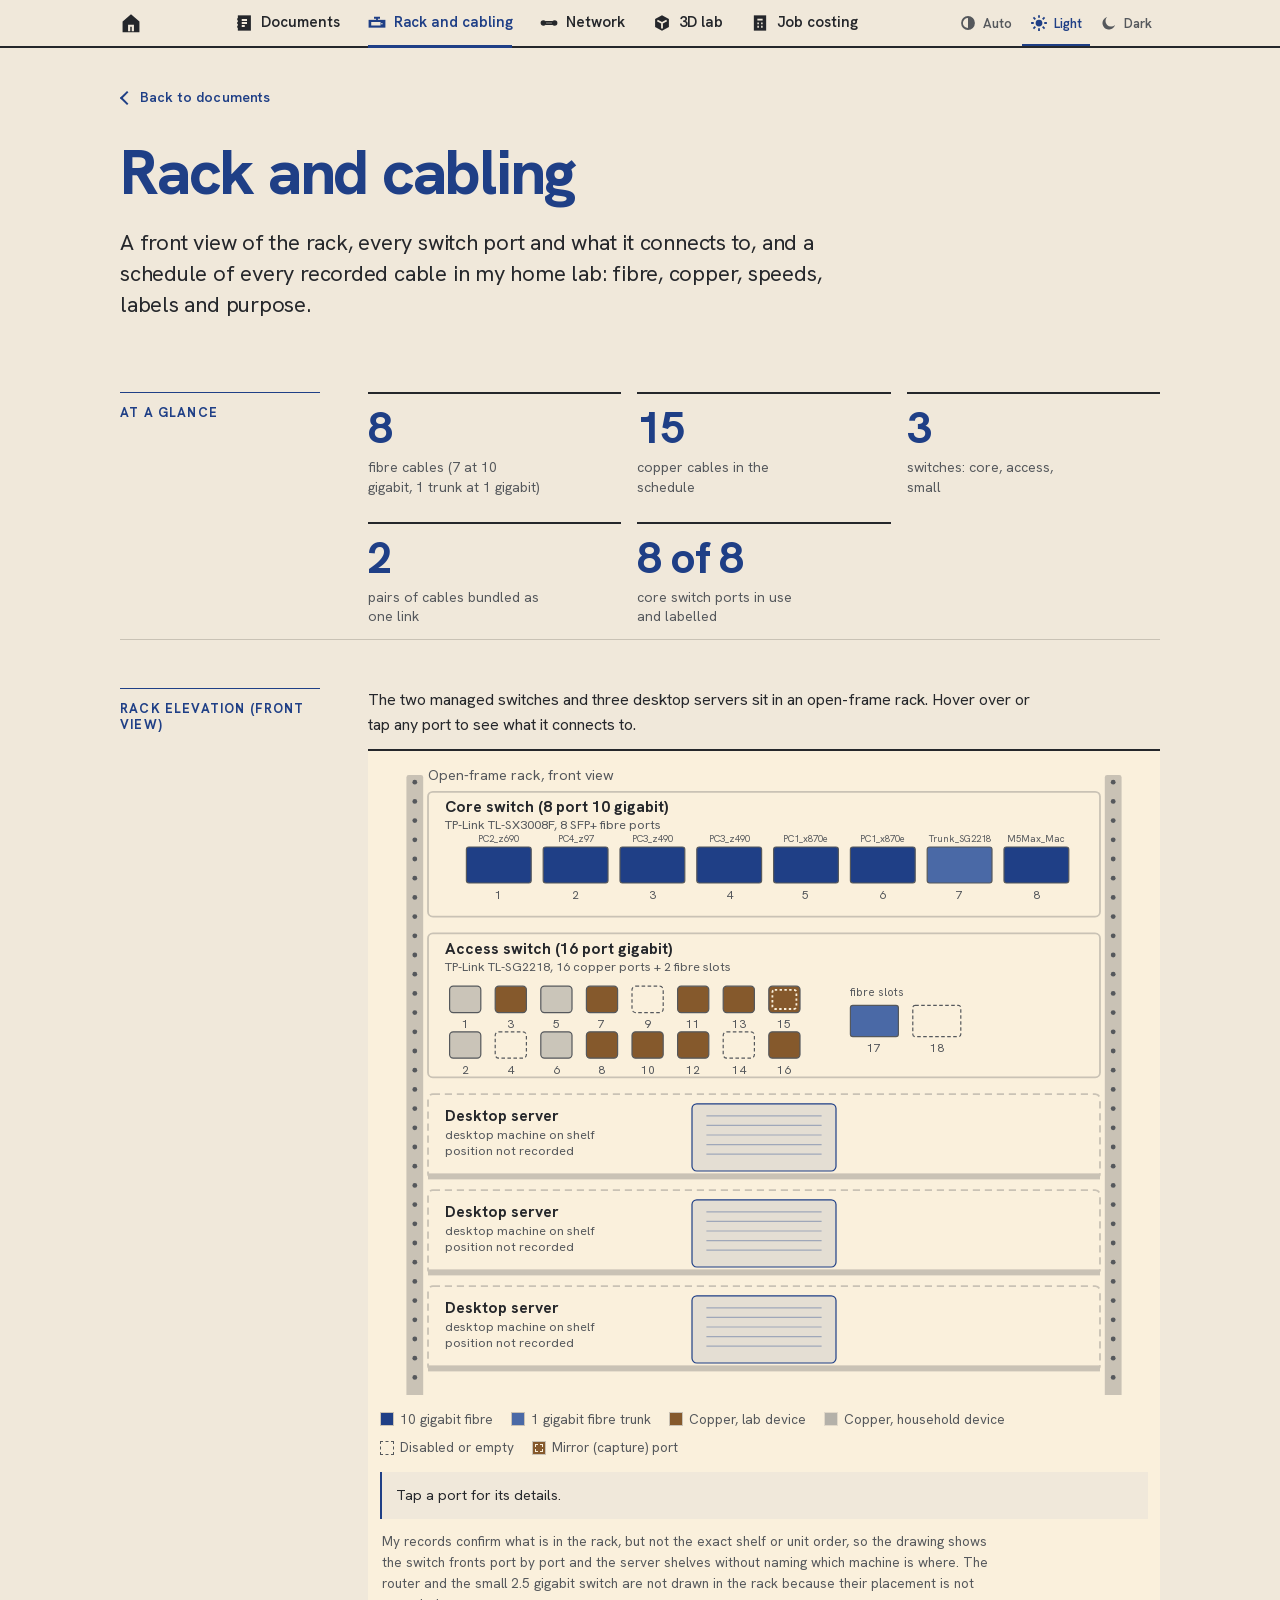
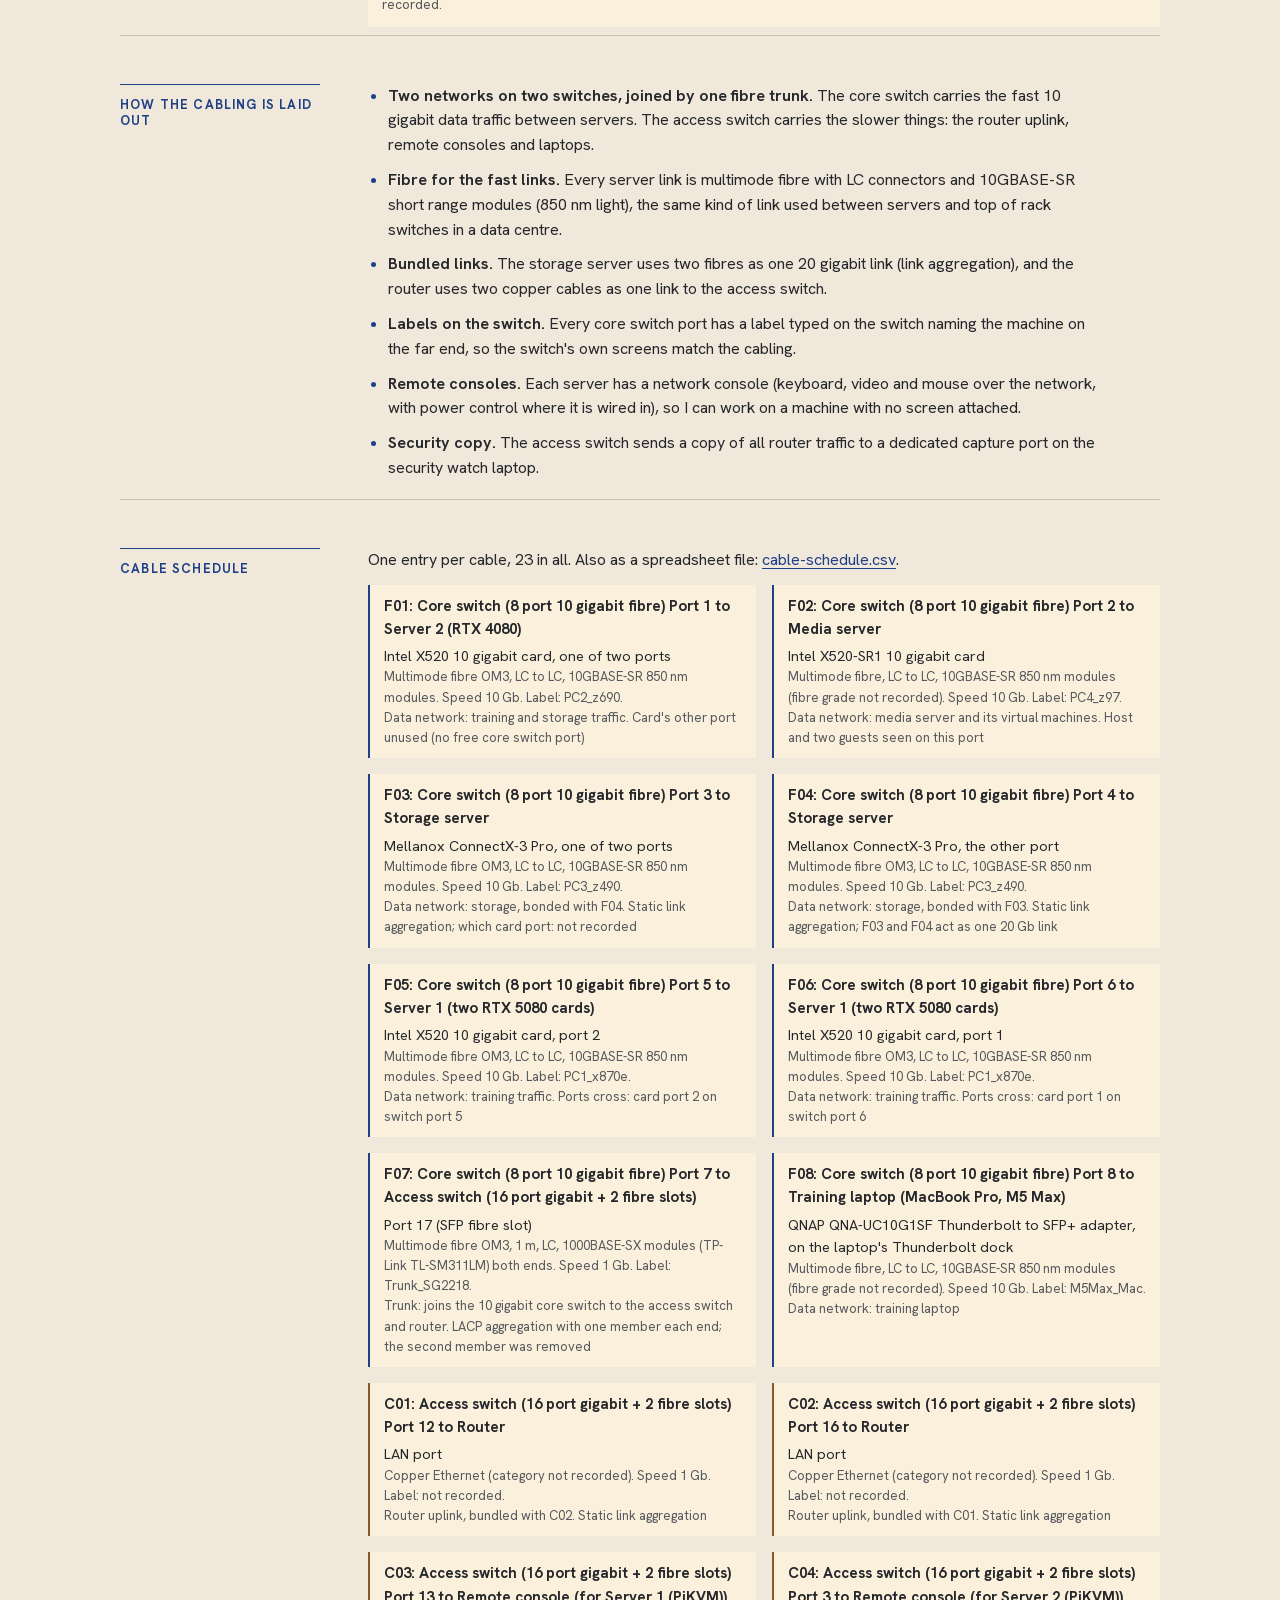
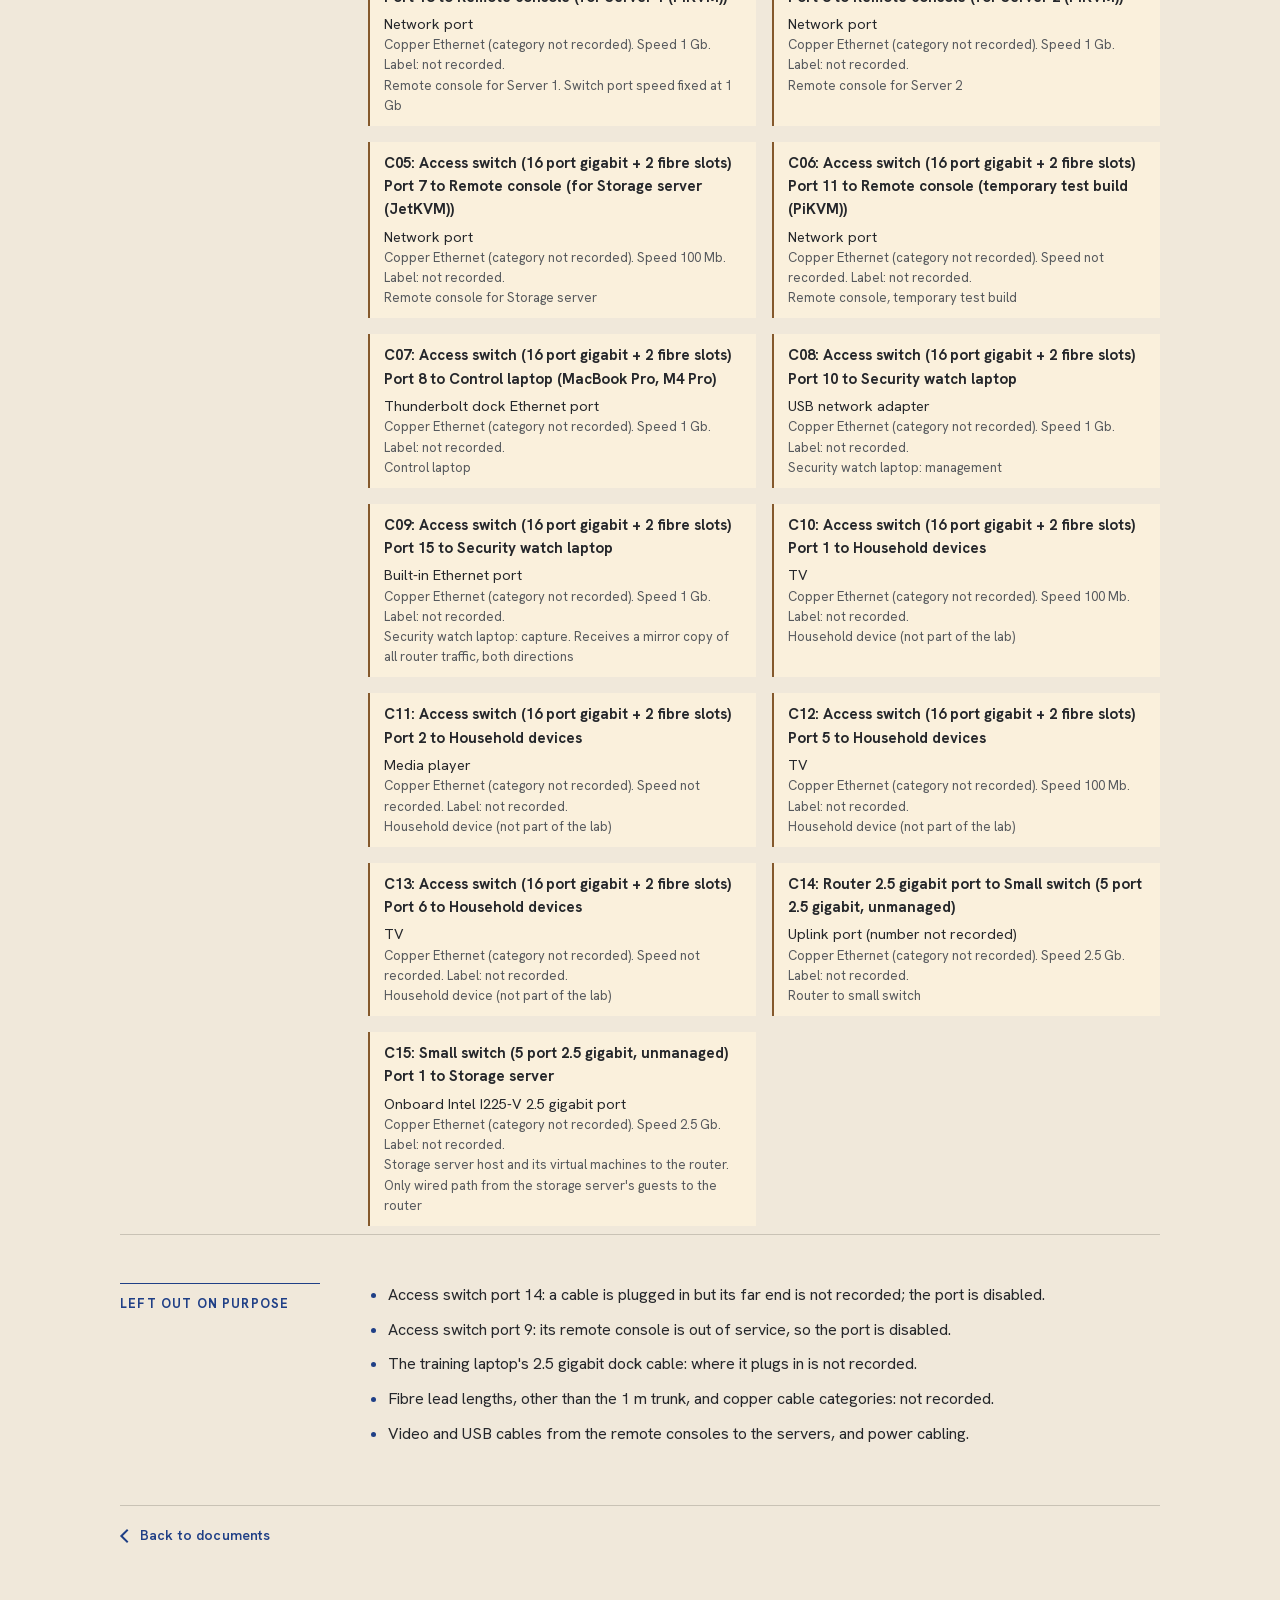
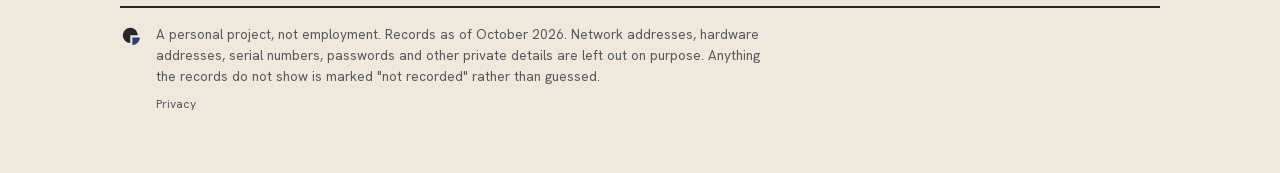
<file: rack-and-cabling.html>
<!doctype html>
<html lang="en-AU">
<head>
<meta charset="utf-8">
<meta name="viewport" content="width=device-width, initial-scale=1">
<title>Rack and Cabling</title>
<meta name="description" content="Rack front view and cable schedule for my home lab: a 10 gigabit fibre core switch, a gigabit access switch and every recorded cable.">
<meta name="color-scheme" content="light dark">
<link rel="icon" type="image/svg+xml" href="data:image/svg+xml,%3Csvg xmlns='http://www.w3.org/2000/svg' viewBox='0 0 64 64'%3E%3Cstyle%3E.f{fill:%2325272B}.q{fill:%231F3F86}%40media (prefers-color-scheme:dark){.f{fill:%23F1E9D8}.q{fill:%2386A6E2}}%3C/style%3E%3Cpath class='f' d='M30 30V52A22 22 0 1 1 52 30Z'/%3E%3Cpath class='q' d='M36 36H58A22 22 0 0 1 36 58Z'/%3E%3C/svg%3E">
<script>try{var t=localStorage.getItem("theme")}catch(e){}if(t==="auto")document.documentElement.setAttribute("data-auto","");else document.documentElement.setAttribute("data-theme",t==="dark"?"dark":"light")</script>
<link rel="stylesheet" href="assets/theme.css?v=202610210933">
<script src="assets/theme-toggle.js?v=202610210850" defer></script>
<script src="assets/visits.js?v=202610210933" defer></script>
</head>
<body>
<nav class="topnav" aria-label="Site"><div class="in"><a class="home" href="index.html" aria-label="Home" title="Home"><svg class="ic" viewBox="0 0 24 24" aria-hidden="true" focusable="false" stroke-linecap="butt" stroke-linejoin="miter"><defs><mask id="ic17-home-m" maskUnits="userSpaceOnUse" x="0" y="0" width="24" height="24"><rect width="24" height="24" fill="#FFFFFF"/><path d="M10 21v-6h4v6" fill="none" stroke="#000000" stroke-width="2.4"/></mask></defs><g mask="url(#ic17-home-m)"><path d="M4 11l8-7 8 7v10H4z" fill="currentColor" stroke="currentColor" stroke-width="2.4"/></g></svg><span>Home</span></a><a href="index.html#docs"><svg class="ic" viewBox="0 0 24 24" aria-hidden="true" focusable="false" stroke-linecap="butt" stroke-linejoin="miter"><defs><mask id="ic18-journal-m" maskUnits="userSpaceOnUse" x="0" y="0" width="24" height="24"><rect width="24" height="24" fill="#FFFFFF"/><path d="M9 8h7M9 12h7M9 16h4" fill="none" stroke="#000000" stroke-width="2.4"/></mask></defs><g mask="url(#ic18-journal-m)"><rect x="5" y="3" width="15" height="18" fill="currentColor" stroke="currentColor" stroke-width="2.4"/></g><path d="M5 7H3M5 12H3M5 17H3" fill="none" stroke="currentColor" stroke-width="2.4"/></svg><span>Documents</span></a><a href="rack-and-cabling.html" aria-current="page"><svg class="ic" viewBox="0 0 24 24" aria-hidden="true" focusable="false" stroke-linecap="butt" stroke-linejoin="miter"><defs><mask id="ic19-switch-m" maskUnits="userSpaceOnUse" x="0" y="0" width="24" height="24"><rect width="24" height="24" fill="#FFFFFF"/><path d="M5.5 12h2v2h-2zM9.5 12h2v2h-2zM13.5 12h2v2h-2z" fill="none" stroke="#000000" stroke-width="2.4"/><circle cx="18.5" cy="13" r="1" fill="#000000"/></mask></defs><g mask="url(#ic19-switch-m)"><rect x="2" y="9" width="20" height="8" fill="currentColor" stroke="currentColor" stroke-width="2.4"/></g><path d="M12 9V5M8 5h8" fill="none" stroke="currentColor" stroke-width="2.4"/></svg><span>Rack and cabling</span></a><a href="network.html"><svg class="ic" viewBox="0 0 24 24" aria-hidden="true" focusable="false" stroke-linecap="butt" stroke-linejoin="miter"><circle cx="4.5" cy="12" r="2.5" fill="currentColor" stroke="currentColor" stroke-width="2.4"/><circle cx="19.5" cy="12" r="2.5" fill="currentColor" stroke="currentColor" stroke-width="2.4"/><path d="M7 10.5h10M7 13.5h10" fill="none" stroke="currentColor" stroke-width="2.4"/></svg><span>Network</span></a><a href="lab-3d.html"><svg class="ic" viewBox="0 0 24 24" aria-hidden="true" focusable="false" stroke-linecap="butt" stroke-linejoin="miter"><defs><mask id="icn-lab3d-m" maskUnits="userSpaceOnUse" x="0" y="0" width="24" height="24"><rect width="24" height="24" fill="#FFFFFF"/><path d="M5.8 8.6L12 12l6.2-3.4M12 12v7.4" fill="none" stroke="#000000" stroke-width="2.4"/></mask></defs><g mask="url(#icn-lab3d-m)"><path d="M12 3l8 4.5v9L12 21l-8-4.5v-9z" fill="currentColor" stroke="currentColor" stroke-width="2.4"/></g></svg><span>3D lab</span></a><a href="job-costing.html"><svg class="ic" viewBox="0 0 24 24" aria-hidden="true" focusable="false" stroke-linecap="butt" stroke-linejoin="miter"><defs><mask id="icn-jobcost-m" maskUnits="userSpaceOnUse" x="0" y="0" width="24" height="24"><rect width="24" height="24" fill="#FFFFFF"/><path d="M8.5 7.5h7" fill="none" stroke="#000000" stroke-width="2.4"/><path d="M8.5 12.5h2M13.5 12.5h2M8.5 17h2M13.5 17h2" fill="none" stroke="#000000" stroke-width="2.4"/></mask></defs><g mask="url(#icn-jobcost-m)"><rect x="5" y="3" width="14" height="18" fill="currentColor" stroke="currentColor" stroke-width="2.4"/></g></svg><span>Job costing</span></a></div></nav>
<div class="wrap">
<header>
  <p class="back"><a href="index.html#docs">Back to documents</a></p>
  <h1>Rack and cabling</h1>
  <p class="lede">A front view of the rack, every switch port and what it connects to, and a schedule of every recorded cable in my home lab: fibre, copper, speeds, labels and purpose.</p>
</header>

<section aria-labelledby="g">
  <h2 id="g">At a glance</h2>
  <div class="stats">
    <div class="stat"><b>8</b><span>fibre cables (7 at 10 gigabit, 1 trunk at 1 gigabit)</span></div>
    <div class="stat"><b>15</b><span>copper cables in the schedule</span></div>
    <div class="stat"><b>3</b><span>switches: core, access, small</span></div>
    <div class="stat"><b>2</b><span>pairs of cables bundled as one link</span></div>
    <div class="stat"><b>8 of 8</b><span>core switch ports in use and labelled</span></div>
  </div>
</section>

<section aria-labelledby="r">
  <h2 id="r">Rack elevation (front view)</h2>
  <p>The two managed switches and three desktop servers sit in an open-frame rack. Hover over or tap any port to see what it connects to.</p>
  <div class="figure"><svg viewBox="0 0 640 526" role="img" aria-label="Front view of the open-frame rack: core switch, access switch and three desktop server shelves"><rect x="22" y="10" width="14" height="522" rx="2" fill="var(--metal)"/><rect x="604" y="10" width="14" height="522" rx="2" fill="var(--metal)"/><circle cx="29" cy="512" r="2" fill="var(--muted)"/><circle cx="611" cy="512" r="2" fill="var(--muted)"/><circle cx="29" cy="496" r="2" fill="var(--muted)"/><circle cx="611" cy="496" r="2" fill="var(--muted)"/><circle cx="29" cy="480" r="2" fill="var(--muted)"/><circle cx="611" cy="480" r="2" fill="var(--muted)"/><circle cx="29" cy="464" r="2" fill="var(--muted)"/><circle cx="611" cy="464" r="2" fill="var(--muted)"/><circle cx="29" cy="448" r="2" fill="var(--muted)"/><circle cx="611" cy="448" r="2" fill="var(--muted)"/><circle cx="29" cy="432" r="2" fill="var(--muted)"/><circle cx="611" cy="432" r="2" fill="var(--muted)"/><circle cx="29" cy="416" r="2" fill="var(--muted)"/><circle cx="611" cy="416" r="2" fill="var(--muted)"/><circle cx="29" cy="400" r="2" fill="var(--muted)"/><circle cx="611" cy="400" r="2" fill="var(--muted)"/><circle cx="29" cy="384" r="2" fill="var(--muted)"/><circle cx="611" cy="384" r="2" fill="var(--muted)"/><circle cx="29" cy="368" r="2" fill="var(--muted)"/><circle cx="611" cy="368" r="2" fill="var(--muted)"/><circle cx="29" cy="352" r="2" fill="var(--muted)"/><circle cx="611" cy="352" r="2" fill="var(--muted)"/><circle cx="29" cy="336" r="2" fill="var(--muted)"/><circle cx="611" cy="336" r="2" fill="var(--muted)"/><circle cx="29" cy="320" r="2" fill="var(--muted)"/><circle cx="611" cy="320" r="2" fill="var(--muted)"/><circle cx="29" cy="304" r="2" fill="var(--muted)"/><circle cx="611" cy="304" r="2" fill="var(--muted)"/><circle cx="29" cy="288" r="2" fill="var(--muted)"/><circle cx="611" cy="288" r="2" fill="var(--muted)"/><circle cx="29" cy="272" r="2" fill="var(--muted)"/><circle cx="611" cy="272" r="2" fill="var(--muted)"/><circle cx="29" cy="256" r="2" fill="var(--muted)"/><circle cx="611" cy="256" r="2" fill="var(--muted)"/><circle cx="29" cy="240" r="2" fill="var(--muted)"/><circle cx="611" cy="240" r="2" fill="var(--muted)"/><circle cx="29" cy="224" r="2" fill="var(--muted)"/><circle cx="611" cy="224" r="2" fill="var(--muted)"/><circle cx="29" cy="208" r="2" fill="var(--muted)"/><circle cx="611" cy="208" r="2" fill="var(--muted)"/><circle cx="29" cy="192" r="2" fill="var(--muted)"/><circle cx="611" cy="192" r="2" fill="var(--muted)"/><circle cx="29" cy="176" r="2" fill="var(--muted)"/><circle cx="611" cy="176" r="2" fill="var(--muted)"/><circle cx="29" cy="160" r="2" fill="var(--muted)"/><circle cx="611" cy="160" r="2" fill="var(--muted)"/><circle cx="29" cy="144" r="2" fill="var(--muted)"/><circle cx="611" cy="144" r="2" fill="var(--muted)"/><circle cx="29" cy="128" r="2" fill="var(--muted)"/><circle cx="611" cy="128" r="2" fill="var(--muted)"/><circle cx="29" cy="112" r="2" fill="var(--muted)"/><circle cx="611" cy="112" r="2" fill="var(--muted)"/><circle cx="29" cy="96" r="2" fill="var(--muted)"/><circle cx="611" cy="96" r="2" fill="var(--muted)"/><circle cx="29" cy="80" r="2" fill="var(--muted)"/><circle cx="611" cy="80" r="2" fill="var(--muted)"/><circle cx="29" cy="64" r="2" fill="var(--muted)"/><circle cx="611" cy="64" r="2" fill="var(--muted)"/><circle cx="29" cy="48" r="2" fill="var(--muted)"/><circle cx="611" cy="48" r="2" fill="var(--muted)"/><circle cx="29" cy="32" r="2" fill="var(--muted)"/><circle cx="611" cy="32" r="2" fill="var(--muted)"/><circle cx="29" cy="16" r="2" fill="var(--muted)"/><circle cx="611" cy="16" r="2" fill="var(--muted)"/><text x="40" y="14" font-size="12" fill="var(--muted)">Open-frame rack, front view</text><rect x="40" y="24" width="560" height="104" rx="4" fill="var(--panel)" stroke="var(--line)" stroke-width="1.5"/><text x="54" y="41" font-size="13" font-weight="700" fill="var(--ink)">Core switch (8 port 10 gigabit)</text><text x="54" y="55" font-size="10.5" fill="var(--muted)">TP-Link TL-SX3008F, 8 SFP+ fibre ports</text><g class="hit" tabindex="0" role="button" aria-label="Core switch port 1" data-title="Core switch port 1" data-tip="[&quot;Switch port label: PC2_z690&quot;, &quot;Far end: Server 2 (RTX 4080)&quot;, &quot;Cable: Multimode fibre OM3, LC to LC, 10GBASE-SR 850 nm modules&quot;, &quot;Speed: 10 Gb&quot;, &quot;Purpose: Data network: training and storage traffic&quot;, &quot;Note: Card&#x27;s other port unused (no free core switch port)&quot;, &quot;Schedule row F01&quot;]"><rect class="port" x="72" y="70" width="54" height="30" rx="2" fill="var(--navy)" stroke="var(--muted)" stroke-width="1"/><text x="99.0" y="113" text-anchor="middle" font-size="10" fill="var(--muted)">1</text></g><text x="99.0" y="66" text-anchor="middle" font-size="8" fill="var(--muted)">PC2_z690</text><g class="hit" tabindex="0" role="button" aria-label="Core switch port 2" data-title="Core switch port 2" data-tip="[&quot;Switch port label: PC4_z97&quot;, &quot;Far end: Media server&quot;, &quot;Cable: Multimode fibre, LC to LC, 10GBASE-SR 850 nm modules (fibre grade not recorded)&quot;, &quot;Speed: 10 Gb&quot;, &quot;Purpose: Data network: media server and its virtual machines&quot;, &quot;Note: Host and two guests seen on this port&quot;, &quot;Schedule row F02&quot;]"><rect class="port" x="136" y="70" width="54" height="30" rx="2" fill="var(--navy)" stroke="var(--muted)" stroke-width="1"/><text x="163.0" y="113" text-anchor="middle" font-size="10" fill="var(--muted)">2</text></g><text x="163.0" y="66" text-anchor="middle" font-size="8" fill="var(--muted)">PC4_z97</text><g class="hit" tabindex="0" role="button" aria-label="Core switch port 3" data-title="Core switch port 3" data-tip="[&quot;Switch port label: PC3_z490&quot;, &quot;Far end: Storage server (bonded with port 4)&quot;, &quot;Cable: Multimode fibre OM3, LC to LC, 10GBASE-SR 850 nm modules&quot;, &quot;Speed: 10 Gb&quot;, &quot;Purpose: Data network: storage, bonded with F04&quot;, &quot;Note: Static link aggregation; which card port: not recorded&quot;, &quot;Schedule row F03&quot;]"><rect class="port" x="200" y="70" width="54" height="30" rx="2" fill="var(--navy)" stroke="var(--muted)" stroke-width="1"/><text x="227.0" y="113" text-anchor="middle" font-size="10" fill="var(--muted)">3</text></g><text x="227.0" y="66" text-anchor="middle" font-size="8" fill="var(--muted)">PC3_z490</text><g class="hit" tabindex="0" role="button" aria-label="Core switch port 4" data-title="Core switch port 4" data-tip="[&quot;Switch port label: PC3_z490&quot;, &quot;Far end: Storage server (bonded with port 3)&quot;, &quot;Cable: Multimode fibre OM3, LC to LC, 10GBASE-SR 850 nm modules&quot;, &quot;Speed: 10 Gb&quot;, &quot;Purpose: Data network: storage, bonded with F03&quot;, &quot;Note: Static link aggregation; F03 and F04 act as one 20 Gb link&quot;, &quot;Schedule row F04&quot;]"><rect class="port" x="264" y="70" width="54" height="30" rx="2" fill="var(--navy)" stroke="var(--muted)" stroke-width="1"/><text x="291.0" y="113" text-anchor="middle" font-size="10" fill="var(--muted)">4</text></g><text x="291.0" y="66" text-anchor="middle" font-size="8" fill="var(--muted)">PC3_z490</text><g class="hit" tabindex="0" role="button" aria-label="Core switch port 5" data-title="Core switch port 5" data-tip="[&quot;Switch port label: PC1_x870e&quot;, &quot;Far end: Server 1 (two RTX 5080 cards), card port 2&quot;, &quot;Cable: Multimode fibre OM3, LC to LC, 10GBASE-SR 850 nm modules&quot;, &quot;Speed: 10 Gb&quot;, &quot;Purpose: Data network: training traffic&quot;, &quot;Note: Ports cross: card port 2 on switch port 5&quot;, &quot;Schedule row F05&quot;]"><rect class="port" x="328" y="70" width="54" height="30" rx="2" fill="var(--navy)" stroke="var(--muted)" stroke-width="1"/><text x="355.0" y="113" text-anchor="middle" font-size="10" fill="var(--muted)">5</text></g><text x="355.0" y="66" text-anchor="middle" font-size="8" fill="var(--muted)">PC1_x870e</text><g class="hit" tabindex="0" role="button" aria-label="Core switch port 6" data-title="Core switch port 6" data-tip="[&quot;Switch port label: PC1_x870e&quot;, &quot;Far end: Server 1 (two RTX 5080 cards), card port 1&quot;, &quot;Cable: Multimode fibre OM3, LC to LC, 10GBASE-SR 850 nm modules&quot;, &quot;Speed: 10 Gb&quot;, &quot;Purpose: Data network: training traffic&quot;, &quot;Note: Ports cross: card port 1 on switch port 6&quot;, &quot;Schedule row F06&quot;]"><rect class="port" x="392" y="70" width="54" height="30" rx="2" fill="var(--navy)" stroke="var(--muted)" stroke-width="1"/><text x="419.0" y="113" text-anchor="middle" font-size="10" fill="var(--muted)">6</text></g><text x="419.0" y="66" text-anchor="middle" font-size="8" fill="var(--muted)">PC1_x870e</text><g class="hit" tabindex="0" role="button" aria-label="Core switch port 7" data-title="Core switch port 7" data-tip="[&quot;Switch port label: Trunk_SG2218&quot;, &quot;Far end: Fibre trunk to access switch port 17 (1 Gb)&quot;, &quot;Cable: Multimode fibre OM3, 1 m, LC, 1000BASE-SX modules (TP-Link TL-SM311LM) both ends&quot;, &quot;Speed: 1 Gb&quot;, &quot;Purpose: Trunk: joins the 10 gigabit core switch to the access switch and router&quot;, &quot;Note: LACP aggregation with one member each end; the second member was removed&quot;, &quot;Schedule row F07&quot;]"><rect class="port" x="456" y="70" width="54" height="30" rx="2" fill="var(--accent)" stroke="var(--muted)" stroke-width="1"/><text x="483.0" y="113" text-anchor="middle" font-size="10" fill="var(--muted)">7</text></g><text x="483.0" y="66" text-anchor="middle" font-size="8" fill="var(--muted)">Trunk_SG2218</text><g class="hit" tabindex="0" role="button" aria-label="Core switch port 8" data-title="Core switch port 8" data-tip="[&quot;Switch port label: M5Max_Mac&quot;, &quot;Far end: Training laptop (10 gigabit adapter)&quot;, &quot;Cable: Multimode fibre, LC to LC, 10GBASE-SR 850 nm modules (fibre grade not recorded)&quot;, &quot;Speed: 10 Gb&quot;, &quot;Purpose: Data network: training laptop&quot;, &quot;Schedule row F08&quot;]"><rect class="port" x="520" y="70" width="54" height="30" rx="2" fill="var(--navy)" stroke="var(--muted)" stroke-width="1"/><text x="547.0" y="113" text-anchor="middle" font-size="10" fill="var(--muted)">8</text></g><text x="547.0" y="66" text-anchor="middle" font-size="8" fill="var(--muted)">M5Max_Mac</text><rect x="40" y="142" width="560" height="120" rx="4" fill="var(--panel)" stroke="var(--line)" stroke-width="1.5"/><text x="54" y="159" font-size="13" font-weight="700" fill="var(--ink)">Access switch (16 port gigabit)</text><text x="54" y="173" font-size="10.5" fill="var(--muted)">TP-Link TL-SG2218, 16 copper ports + 2 fibre slots</text><g class="hit" tabindex="0" role="button" aria-label="Access switch port 1" data-title="Access switch port 1" data-tip="[&quot;Far end: TV (household)&quot;, &quot;Cable: Copper Ethernet (category not recorded)&quot;, &quot;Speed: 100 Mb&quot;, &quot;Purpose: Household device (not part of the lab)&quot;, &quot;Schedule row C10&quot;]"><rect class="port" x="58" y="186" width="26" height="22" rx="3" fill="var(--grey)" fill-opacity=".35" stroke="var(--muted)" stroke-width="1"/><text x="71.0" y="221" text-anchor="middle" font-size="10" fill="var(--muted)">1</text></g><g class="hit" tabindex="0" role="button" aria-label="Access switch port 2" data-title="Access switch port 2" data-tip="[&quot;Far end: Media player (household)&quot;, &quot;Cable: Copper Ethernet (category not recorded)&quot;, &quot;Speed: not recorded&quot;, &quot;Purpose: Household device (not part of the lab)&quot;, &quot;Schedule row C11&quot;]"><rect class="port" x="58" y="224" width="26" height="22" rx="3" fill="var(--grey)" fill-opacity=".35" stroke="var(--muted)" stroke-width="1"/><text x="71.0" y="259" text-anchor="middle" font-size="10" fill="var(--muted)">2</text></g><g class="hit" tabindex="0" role="button" aria-label="Access switch port 3" data-title="Access switch port 3" data-tip="[&quot;Far end: Remote console for Server 2&quot;, &quot;Cable: Copper Ethernet (category not recorded)&quot;, &quot;Speed: 1 Gb&quot;, &quot;Purpose: Remote console for Server 2&quot;, &quot;Schedule row C04&quot;]"><rect class="port" x="96" y="186" width="26" height="22" rx="3" fill="var(--copper)" stroke="var(--muted)" stroke-width="1"/><text x="109.0" y="221" text-anchor="middle" font-size="10" fill="var(--muted)">3</text></g><g class="hit" tabindex="0" role="button" aria-label="Access switch port 4" data-title="Access switch port 4" data-tip="[&quot;Disabled, kept free for a planned storage server link&quot;]"><rect class="port" x="96" y="224" width="26" height="22" rx="3" fill="none" stroke="var(--muted)" stroke-width="1" stroke-dasharray="3 2"/><text x="109.0" y="259" text-anchor="middle" font-size="10" fill="var(--muted)">4</text></g><g class="hit" tabindex="0" role="button" aria-label="Access switch port 5" data-title="Access switch port 5" data-tip="[&quot;Far end: TV (household)&quot;, &quot;Cable: Copper Ethernet (category not recorded)&quot;, &quot;Speed: 100 Mb&quot;, &quot;Purpose: Household device (not part of the lab)&quot;, &quot;Schedule row C12&quot;]"><rect class="port" x="134" y="186" width="26" height="22" rx="3" fill="var(--grey)" fill-opacity=".35" stroke="var(--muted)" stroke-width="1"/><text x="147.0" y="221" text-anchor="middle" font-size="10" fill="var(--muted)">5</text></g><g class="hit" tabindex="0" role="button" aria-label="Access switch port 6" data-title="Access switch port 6" data-tip="[&quot;Far end: TV (household)&quot;, &quot;Cable: Copper Ethernet (category not recorded)&quot;, &quot;Speed: not recorded&quot;, &quot;Purpose: Household device (not part of the lab)&quot;, &quot;Schedule row C13&quot;]"><rect class="port" x="134" y="224" width="26" height="22" rx="3" fill="var(--grey)" fill-opacity=".35" stroke="var(--muted)" stroke-width="1"/><text x="147.0" y="259" text-anchor="middle" font-size="10" fill="var(--muted)">6</text></g><g class="hit" tabindex="0" role="button" aria-label="Access switch port 7" data-title="Access switch port 7" data-tip="[&quot;Far end: Remote console for Storage server&quot;, &quot;Cable: Copper Ethernet (category not recorded)&quot;, &quot;Speed: 100 Mb&quot;, &quot;Purpose: Remote console for Storage server&quot;, &quot;Schedule row C05&quot;]"><rect class="port" x="172" y="186" width="26" height="22" rx="3" fill="var(--copper)" stroke="var(--muted)" stroke-width="1"/><text x="185.0" y="221" text-anchor="middle" font-size="10" fill="var(--muted)">7</text></g><g class="hit" tabindex="0" role="button" aria-label="Access switch port 8" data-title="Access switch port 8" data-tip="[&quot;Far end: Control laptop (through its dock)&quot;, &quot;Cable: Copper Ethernet (category not recorded)&quot;, &quot;Speed: 1 Gb&quot;, &quot;Purpose: Control laptop&quot;, &quot;Schedule row C07&quot;]"><rect class="port" x="172" y="224" width="26" height="22" rx="3" fill="var(--copper)" stroke="var(--muted)" stroke-width="1"/><text x="185.0" y="259" text-anchor="middle" font-size="10" fill="var(--muted)">8</text></g><g class="hit" tabindex="0" role="button" aria-label="Access switch port 9" data-title="Access switch port 9" data-tip="[&quot;Disabled: its remote console is out of service (damaged video socket)&quot;]"><rect class="port" x="210" y="186" width="26" height="22" rx="3" fill="none" stroke="var(--muted)" stroke-width="1" stroke-dasharray="3 2"/><text x="223.0" y="221" text-anchor="middle" font-size="10" fill="var(--muted)">9</text></g><g class="hit" tabindex="0" role="button" aria-label="Access switch port 10" data-title="Access switch port 10" data-tip="[&quot;Far end: Security watch laptop: management&quot;, &quot;Cable: Copper Ethernet (category not recorded)&quot;, &quot;Speed: 1 Gb&quot;, &quot;Purpose: Security watch laptop: management&quot;, &quot;Schedule row C08&quot;]"><rect class="port" x="210" y="224" width="26" height="22" rx="3" fill="var(--copper)" stroke="var(--muted)" stroke-width="1"/><text x="223.0" y="259" text-anchor="middle" font-size="10" fill="var(--muted)">10</text></g><g class="hit" tabindex="0" role="button" aria-label="Access switch port 11" data-title="Access switch port 11" data-tip="[&quot;Far end: Remote console, temporary test build&quot;, &quot;Cable: Copper Ethernet (category not recorded)&quot;, &quot;Speed: not recorded&quot;, &quot;Purpose: Remote console, temporary test build&quot;, &quot;Schedule row C06&quot;]"><rect class="port" x="248" y="186" width="26" height="22" rx="3" fill="var(--copper)" stroke="var(--muted)" stroke-width="1"/><text x="261.0" y="221" text-anchor="middle" font-size="10" fill="var(--muted)">11</text></g><g class="hit" tabindex="0" role="button" aria-label="Access switch port 12" data-title="Access switch port 12" data-tip="[&quot;Far end: Router (bundled with port 16)&quot;, &quot;Cable: Copper Ethernet (category not recorded)&quot;, &quot;Speed: 1 Gb&quot;, &quot;Purpose: Router uplink, bundled with C02&quot;, &quot;Note: Static link aggregation&quot;, &quot;Schedule row C01&quot;]"><rect class="port" x="248" y="224" width="26" height="22" rx="3" fill="var(--copper)" stroke="var(--muted)" stroke-width="1"/><text x="261.0" y="259" text-anchor="middle" font-size="10" fill="var(--muted)">12</text></g><g class="hit" tabindex="0" role="button" aria-label="Access switch port 13" data-title="Access switch port 13" data-tip="[&quot;Far end: Remote console for Server 1&quot;, &quot;Cable: Copper Ethernet (category not recorded)&quot;, &quot;Speed: 1 Gb&quot;, &quot;Purpose: Remote console for Server 1&quot;, &quot;Note: Switch port speed fixed at 1 Gb&quot;, &quot;Schedule row C03&quot;]"><rect class="port" x="286" y="186" width="26" height="22" rx="3" fill="var(--copper)" stroke="var(--muted)" stroke-width="1"/><text x="299.0" y="221" text-anchor="middle" font-size="10" fill="var(--muted)">13</text></g><g class="hit" tabindex="0" role="button" aria-label="Access switch port 14" data-title="Access switch port 14" data-tip="[&quot;Disabled: a cable is present, far end not recorded&quot;]"><rect class="port" x="286" y="224" width="26" height="22" rx="3" fill="none" stroke="var(--muted)" stroke-width="1" stroke-dasharray="3 2"/><text x="299.0" y="259" text-anchor="middle" font-size="10" fill="var(--muted)">14</text></g><g class="hit" tabindex="0" role="button" aria-label="Access switch port 15" data-title="Access switch port 15" data-tip="[&quot;Far end: Security watch laptop: capture (mirror copy of router traffic)&quot;, &quot;Cable: Copper Ethernet (category not recorded)&quot;, &quot;Speed: 1 Gb&quot;, &quot;Purpose: Security watch laptop: capture&quot;, &quot;Note: Receives a mirror copy of all router traffic, both directions&quot;, &quot;Schedule row C09&quot;]"><rect class="port" x="324" y="186" width="26" height="22" rx="3" fill="var(--copper)" stroke="var(--muted)" stroke-width="1"/><rect x="327" y="189" width="20" height="16" rx="2" fill="none" stroke="var(--panel)" stroke-width="1.5" stroke-dasharray="2 2"/><text x="337.0" y="221" text-anchor="middle" font-size="10" fill="var(--muted)">15</text></g><g class="hit" tabindex="0" role="button" aria-label="Access switch port 16" data-title="Access switch port 16" data-tip="[&quot;Far end: Router (bundled with port 12)&quot;, &quot;Cable: Copper Ethernet (category not recorded)&quot;, &quot;Speed: 1 Gb&quot;, &quot;Purpose: Router uplink, bundled with C01&quot;, &quot;Note: Static link aggregation&quot;, &quot;Schedule row C02&quot;]"><rect class="port" x="324" y="224" width="26" height="22" rx="3" fill="var(--copper)" stroke="var(--muted)" stroke-width="1"/><text x="337.0" y="259" text-anchor="middle" font-size="10" fill="var(--muted)">16</text></g><g class="hit" tabindex="0" role="button" aria-label="Access switch port 17 (fibre slot)" data-title="Access switch port 17 (fibre slot)" data-tip="[&quot;Far end: Fibre trunk to core switch port 7&quot;, &quot;Cable: Multimode fibre OM3, 1 m, LC, 1000BASE-SX modules (TP-Link TL-SM311LM) both ends&quot;, &quot;Speed: 1 Gb&quot;, &quot;Purpose: Trunk: joins the 10 gigabit core switch to the access switch and router&quot;, &quot;Note: LACP aggregation with one member each end; the second member was removed&quot;, &quot;Schedule row F07&quot;]"><rect class="port" x="392" y="202" width="40" height="26" rx="2" fill="var(--accent)" stroke="var(--muted)" stroke-width="1"/><text x="412.0" y="241" text-anchor="middle" font-size="10" fill="var(--muted)">17</text></g><g class="hit" tabindex="0" role="button" aria-label="Access switch port 18 (fibre slot)" data-title="Access switch port 18 (fibre slot)" data-tip="[&quot;Disabled, empty&quot;]"><rect class="port" x="444" y="202" width="40" height="26" rx="2" fill="none" stroke="var(--muted)" stroke-width="1" stroke-dasharray="3 2"/><text x="464.0" y="241" text-anchor="middle" font-size="10" fill="var(--muted)">18</text></g><text x="392" y="194" font-size="9.5" fill="var(--muted)">fibre slots</text><rect x="40" y="276" width="560" height="70" rx="4" fill="none" stroke="var(--line)" stroke-width="1.5" stroke-dasharray="6 4"/><rect x="40" y="342" width="560" height="5" fill="var(--metal)"/><g class="hit" tabindex="0" role="button" aria-label="Desktop server shelf" data-title="Desktop server shelf" data-tip="[&quot;The records say the rack holds three of the desktop machines and the switches.&quot;, &quot;Which machine sits on which shelf, and the shelf order, are not recorded.&quot;, &quot;Each desktop machine was built by hand.&quot;]"><rect class="nodebox" x="260.0" y="284" width="120" height="56" rx="4" fill="var(--navy-soft)" stroke="var(--navy)" stroke-width="1"/><line x1="272.0" x2="368.0" y1="294" y2="294" stroke="var(--navy)" stroke-opacity=".35"/><line x1="272.0" x2="368.0" y1="302" y2="302" stroke="var(--navy)" stroke-opacity=".35"/><line x1="272.0" x2="368.0" y1="310" y2="310" stroke="var(--navy)" stroke-opacity=".35"/><line x1="272.0" x2="368.0" y1="318" y2="318" stroke="var(--navy)" stroke-opacity=".35"/><line x1="272.0" x2="368.0" y1="326" y2="326" stroke="var(--navy)" stroke-opacity=".35"/><text x="54" y="298" font-size="13" font-weight="700" fill="var(--ink)">Desktop server</text><text x="54" y="313" font-size="10.5" fill="var(--muted)">desktop machine on shelf</text><text x="54" y="327" font-size="10.5" fill="var(--muted)">position not recorded</text></g><rect x="40" y="356" width="560" height="70" rx="4" fill="none" stroke="var(--line)" stroke-width="1.5" stroke-dasharray="6 4"/><rect x="40" y="422" width="560" height="5" fill="var(--metal)"/><g class="hit" tabindex="0" role="button" aria-label="Desktop server shelf" data-title="Desktop server shelf" data-tip="[&quot;The records say the rack holds three of the desktop machines and the switches.&quot;, &quot;Which machine sits on which shelf, and the shelf order, are not recorded.&quot;, &quot;Each desktop machine was built by hand.&quot;]"><rect class="nodebox" x="260.0" y="364" width="120" height="56" rx="4" fill="var(--navy-soft)" stroke="var(--navy)" stroke-width="1"/><line x1="272.0" x2="368.0" y1="374" y2="374" stroke="var(--navy)" stroke-opacity=".35"/><line x1="272.0" x2="368.0" y1="382" y2="382" stroke="var(--navy)" stroke-opacity=".35"/><line x1="272.0" x2="368.0" y1="390" y2="390" stroke="var(--navy)" stroke-opacity=".35"/><line x1="272.0" x2="368.0" y1="398" y2="398" stroke="var(--navy)" stroke-opacity=".35"/><line x1="272.0" x2="368.0" y1="406" y2="406" stroke="var(--navy)" stroke-opacity=".35"/><text x="54" y="378" font-size="13" font-weight="700" fill="var(--ink)">Desktop server</text><text x="54" y="393" font-size="10.5" fill="var(--muted)">desktop machine on shelf</text><text x="54" y="407" font-size="10.5" fill="var(--muted)">position not recorded</text></g><rect x="40" y="436" width="560" height="70" rx="4" fill="none" stroke="var(--line)" stroke-width="1.5" stroke-dasharray="6 4"/><rect x="40" y="502" width="560" height="5" fill="var(--metal)"/><g class="hit" tabindex="0" role="button" aria-label="Desktop server shelf" data-title="Desktop server shelf" data-tip="[&quot;The records say the rack holds three of the desktop machines and the switches.&quot;, &quot;Which machine sits on which shelf, and the shelf order, are not recorded.&quot;, &quot;Each desktop machine was built by hand.&quot;]"><rect class="nodebox" x="260.0" y="444" width="120" height="56" rx="4" fill="var(--navy-soft)" stroke="var(--navy)" stroke-width="1"/><line x1="272.0" x2="368.0" y1="454" y2="454" stroke="var(--navy)" stroke-opacity=".35"/><line x1="272.0" x2="368.0" y1="462" y2="462" stroke="var(--navy)" stroke-opacity=".35"/><line x1="272.0" x2="368.0" y1="470" y2="470" stroke="var(--navy)" stroke-opacity=".35"/><line x1="272.0" x2="368.0" y1="478" y2="478" stroke="var(--navy)" stroke-opacity=".35"/><line x1="272.0" x2="368.0" y1="486" y2="486" stroke="var(--navy)" stroke-opacity=".35"/><text x="54" y="458" font-size="13" font-weight="700" fill="var(--ink)">Desktop server</text><text x="54" y="473" font-size="10.5" fill="var(--muted)">desktop machine on shelf</text><text x="54" y="487" font-size="10.5" fill="var(--muted)">position not recorded</text></g></svg>
    <ul class="legend"><li><span class="sw" style="background:var(--navy);"></span>10 gigabit fibre</li><li><span class="sw" style="background:var(--accent);"></span>1 gigabit fibre trunk</li><li><span class="sw" style="background:var(--copper);"></span>Copper, lab device</li><li><span class="sw" style="background:var(--grey);opacity:.5;"></span>Copper, household device</li><li><span class="sw" style="background:transparent;border:1px dashed var(--muted);"></span>Disabled or empty</li><li><span class="sw" style="background:var(--copper);outline:1.5px dashed var(--panel);outline-offset:-4px"></span>Mirror (capture) port</li></ul>
    <div class="detail" id="detail" aria-live="polite">Tap a port for its details.</div>
    <p class="caption">My records confirm what is in the rack, but not the exact shelf or unit order, so the drawing shows the switch fronts port by port and the server shelves without naming which machine is where. The router and the small 2.5 gigabit switch are not drawn in the rack because their placement is not recorded.</p>
  </div>
</section>

<section aria-labelledby="t">
  <h2 id="t">How the cabling is laid out</h2>
  <ul class="plain">
    <li><b>Two networks on two switches, joined by one fibre trunk.</b> The core switch carries the fast 10 gigabit data traffic between servers. The access switch carries the slower things: the router uplink, remote consoles and laptops.</li>
    <li><b>Fibre for the fast links.</b> Every server link is multimode fibre with LC connectors and 10GBASE-SR short range modules (850 nm light), the same kind of link used between servers and top of rack switches in a data centre.</li>
    <li><b>Bundled links.</b> The storage server uses two fibres as one 20 gigabit link (link aggregation), and the router uses two copper cables as one link to the access switch.</li>
    <li><b>Labels on the switch.</b> Every core switch port has a label typed on the switch naming the machine on the far end, so the switch's own screens match the cabling.</li>
    <li><b>Remote consoles.</b> Each server has a network console (keyboard, video and mouse over the network, with power control where it is wired in), so I can work on a machine with no screen attached.</li>
    <li><b>Security copy.</b> The access switch sends a copy of all router traffic to a dedicated capture port on the security watch laptop.</li>
  </ul>
</section>

<section aria-labelledby="s">
  <h2 id="s">Cable schedule</h2>
  <p class="inline">One entry per cable, 23 in all. Also as a spreadsheet file: <a href="cable-schedule.csv" download>cable-schedule.csv</a>.</p>
  <div class="cards"><div class="cab"><h4>F01: Core switch (8 port 10 gigabit fibre) Port 1 to Server 2 (RTX 4080)</h4><div>Intel X520 10 gigabit card, one of two ports</div><div class="meta">Multimode fibre OM3, LC to LC, 10GBASE-SR 850 nm modules. Speed 10 Gb. Label: PC2_z690.</div><div class="meta">Data network: training and storage traffic. Card&#x27;s other port unused (no free core switch port)</div></div><div class="cab"><h4>F02: Core switch (8 port 10 gigabit fibre) Port 2 to Media server</h4><div>Intel X520-SR1 10 gigabit card</div><div class="meta">Multimode fibre, LC to LC, 10GBASE-SR 850 nm modules (fibre grade not recorded). Speed 10 Gb. Label: PC4_z97.</div><div class="meta">Data network: media server and its virtual machines. Host and two guests seen on this port</div></div><div class="cab"><h4>F03: Core switch (8 port 10 gigabit fibre) Port 3 to Storage server</h4><div>Mellanox ConnectX-3 Pro, one of two ports</div><div class="meta">Multimode fibre OM3, LC to LC, 10GBASE-SR 850 nm modules. Speed 10 Gb. Label: PC3_z490.</div><div class="meta">Data network: storage, bonded with F04. Static link aggregation; which card port: not recorded</div></div><div class="cab"><h4>F04: Core switch (8 port 10 gigabit fibre) Port 4 to Storage server</h4><div>Mellanox ConnectX-3 Pro, the other port</div><div class="meta">Multimode fibre OM3, LC to LC, 10GBASE-SR 850 nm modules. Speed 10 Gb. Label: PC3_z490.</div><div class="meta">Data network: storage, bonded with F03. Static link aggregation; F03 and F04 act as one 20 Gb link</div></div><div class="cab"><h4>F05: Core switch (8 port 10 gigabit fibre) Port 5 to Server 1 (two RTX 5080 cards)</h4><div>Intel X520 10 gigabit card, port 2</div><div class="meta">Multimode fibre OM3, LC to LC, 10GBASE-SR 850 nm modules. Speed 10 Gb. Label: PC1_x870e.</div><div class="meta">Data network: training traffic. Ports cross: card port 2 on switch port 5</div></div><div class="cab"><h4>F06: Core switch (8 port 10 gigabit fibre) Port 6 to Server 1 (two RTX 5080 cards)</h4><div>Intel X520 10 gigabit card, port 1</div><div class="meta">Multimode fibre OM3, LC to LC, 10GBASE-SR 850 nm modules. Speed 10 Gb. Label: PC1_x870e.</div><div class="meta">Data network: training traffic. Ports cross: card port 1 on switch port 6</div></div><div class="cab"><h4>F07: Core switch (8 port 10 gigabit fibre) Port 7 to Access switch (16 port gigabit + 2 fibre slots)</h4><div>Port 17 (SFP fibre slot)</div><div class="meta">Multimode fibre OM3, 1 m, LC, 1000BASE-SX modules (TP-Link TL-SM311LM) both ends. Speed 1 Gb. Label: Trunk_SG2218.</div><div class="meta">Trunk: joins the 10 gigabit core switch to the access switch and router. LACP aggregation with one member each end; the second member was removed</div></div><div class="cab"><h4>F08: Core switch (8 port 10 gigabit fibre) Port 8 to Training laptop (MacBook Pro, M5 Max)</h4><div>QNAP QNA-UC10G1SF Thunderbolt to SFP+ adapter, on the laptop&#x27;s Thunderbolt dock</div><div class="meta">Multimode fibre, LC to LC, 10GBASE-SR 850 nm modules (fibre grade not recorded). Speed 10 Gb. Label: M5Max_Mac.</div><div class="meta">Data network: training laptop</div></div><div class="cab copper"><h4>C01: Access switch (16 port gigabit + 2 fibre slots) Port 12 to Router</h4><div>LAN port</div><div class="meta">Copper Ethernet (category not recorded). Speed 1 Gb. Label: not recorded.</div><div class="meta">Router uplink, bundled with C02. Static link aggregation</div></div><div class="cab copper"><h4>C02: Access switch (16 port gigabit + 2 fibre slots) Port 16 to Router</h4><div>LAN port</div><div class="meta">Copper Ethernet (category not recorded). Speed 1 Gb. Label: not recorded.</div><div class="meta">Router uplink, bundled with C01. Static link aggregation</div></div><div class="cab copper"><h4>C03: Access switch (16 port gigabit + 2 fibre slots) Port 13 to Remote console (for Server 1 (PiKVM))</h4><div>Network port</div><div class="meta">Copper Ethernet (category not recorded). Speed 1 Gb. Label: not recorded.</div><div class="meta">Remote console for Server 1. Switch port speed fixed at 1 Gb</div></div><div class="cab copper"><h4>C04: Access switch (16 port gigabit + 2 fibre slots) Port 3 to Remote console (for Server 2 (PiKVM))</h4><div>Network port</div><div class="meta">Copper Ethernet (category not recorded). Speed 1 Gb. Label: not recorded.</div><div class="meta">Remote console for Server 2</div></div><div class="cab copper"><h4>C05: Access switch (16 port gigabit + 2 fibre slots) Port 7 to Remote console (for Storage server (JetKVM))</h4><div>Network port</div><div class="meta">Copper Ethernet (category not recorded). Speed 100 Mb. Label: not recorded.</div><div class="meta">Remote console for Storage server</div></div><div class="cab copper"><h4>C06: Access switch (16 port gigabit + 2 fibre slots) Port 11 to Remote console (temporary test build (PiKVM))</h4><div>Network port</div><div class="meta">Copper Ethernet (category not recorded). Speed not recorded. Label: not recorded.</div><div class="meta">Remote console, temporary test build</div></div><div class="cab copper"><h4>C07: Access switch (16 port gigabit + 2 fibre slots) Port 8 to Control laptop (MacBook Pro, M4 Pro)</h4><div>Thunderbolt dock Ethernet port</div><div class="meta">Copper Ethernet (category not recorded). Speed 1 Gb. Label: not recorded.</div><div class="meta">Control laptop</div></div><div class="cab copper"><h4>C08: Access switch (16 port gigabit + 2 fibre slots) Port 10 to Security watch laptop</h4><div>USB network adapter</div><div class="meta">Copper Ethernet (category not recorded). Speed 1 Gb. Label: not recorded.</div><div class="meta">Security watch laptop: management</div></div><div class="cab copper"><h4>C09: Access switch (16 port gigabit + 2 fibre slots) Port 15 to Security watch laptop</h4><div>Built-in Ethernet port</div><div class="meta">Copper Ethernet (category not recorded). Speed 1 Gb. Label: not recorded.</div><div class="meta">Security watch laptop: capture. Receives a mirror copy of all router traffic, both directions</div></div><div class="cab copper"><h4>C10: Access switch (16 port gigabit + 2 fibre slots) Port 1 to Household devices</h4><div>TV</div><div class="meta">Copper Ethernet (category not recorded). Speed 100 Mb. Label: not recorded.</div><div class="meta">Household device (not part of the lab)</div></div><div class="cab copper"><h4>C11: Access switch (16 port gigabit + 2 fibre slots) Port 2 to Household devices</h4><div>Media player</div><div class="meta">Copper Ethernet (category not recorded). Speed not recorded. Label: not recorded.</div><div class="meta">Household device (not part of the lab)</div></div><div class="cab copper"><h4>C12: Access switch (16 port gigabit + 2 fibre slots) Port 5 to Household devices</h4><div>TV</div><div class="meta">Copper Ethernet (category not recorded). Speed 100 Mb. Label: not recorded.</div><div class="meta">Household device (not part of the lab)</div></div><div class="cab copper"><h4>C13: Access switch (16 port gigabit + 2 fibre slots) Port 6 to Household devices</h4><div>TV</div><div class="meta">Copper Ethernet (category not recorded). Speed not recorded. Label: not recorded.</div><div class="meta">Household device (not part of the lab)</div></div><div class="cab copper"><h4>C14: Router 2.5 gigabit port to Small switch (5 port 2.5 gigabit, unmanaged)</h4><div>Uplink port (number not recorded)</div><div class="meta">Copper Ethernet (category not recorded). Speed 2.5 Gb. Label: not recorded.</div><div class="meta">Router to small switch</div></div><div class="cab copper"><h4>C15: Small switch (5 port 2.5 gigabit, unmanaged) Port 1 to Storage server</h4><div>Onboard Intel I225-V 2.5 gigabit port</div><div class="meta">Copper Ethernet (category not recorded). Speed 2.5 Gb. Label: not recorded.</div><div class="meta">Storage server host and its virtual machines to the router. Only wired path from the storage server&#x27;s guests to the router</div></div></div>
</section>

<section aria-labelledby="o">
  <h2 id="o">Left out on purpose</h2>
  <ul class="plain">
    <li>Access switch port 14: a cable is plugged in but its far end is not recorded; the port is disabled.</li>
    <li>Access switch port 9: its remote console is out of service, so the port is disabled.</li>
    <li>The training laptop's 2.5 gigabit dock cable: where it plugs in is not recorded.</li>
    <li>Fibre lead lengths, other than the 1 m trunk, and copper cable categories: not recorded.</li>
    <li>Video and USB cables from the remote consoles to the servers, and power cabling.</li>
  </ul>
</section>

<p class="back back-end"><a href="index.html#docs">Back to documents</a></p>
<footer><svg class="mark" viewBox="0 0 64 64" aria-hidden="true" focusable="false"><path d="M30 30V52A22 22 0 1 1 52 30Z" fill="var(--ds-ink)"/><path d="M36 36H58A22 22 0 0 1 36 58Z" fill="var(--ds-mark-q)"/></svg><span>A personal project, not employment. Records as of October 2026. Network addresses, hardware addresses, serial numbers, passwords and other private details are left out on purpose. Anything the records do not show is marked "not recorded" rather than guessed.<a class="privacy" href="visits.html">Privacy</a></span></footer>
</div>
<div id="tip" role="tooltip"></div>
<script>
(function(){
  var tip=document.getElementById('tip');
  function show(el,x,y){
    var t=el.getAttribute('data-title'), lines=JSON.parse(el.getAttribute('data-tip')||'[]');
    var h='<b>'+t+'</b><ul>';
    lines.forEach(function(l){var li=document.createElement('li');li.textContent=l;h+=li.outerHTML;});
    tip.innerHTML=h+'</ul>'; tip.style.display='block';
    var w=tip.offsetWidth, hh=tip.offsetHeight, vw=window.innerWidth, vh=window.innerHeight;
    var left=Math.min(Math.max(8,x+14), vw-w-8), top=y+16; if(top+hh>vh-8) top=Math.max(8,y-hh-12);
    tip.style.left=left+'px'; tip.style.top=top+'px';
    var d=document.getElementById('detail'); if(d){d.innerHTML=tip.innerHTML;}
  }
  function hide(){tip.style.display='none';}
  document.querySelectorAll('.hit').forEach(function(el){
    el.addEventListener('mousemove',function(e){show(el,e.clientX,e.clientY);});
    el.addEventListener('mouseleave',hide);
    el.addEventListener('click',function(e){show(el,e.clientX,e.clientY);});
    el.addEventListener('focus',function(){var r=el.getBoundingClientRect();show(el,r.left+r.width/2,r.bottom);});
    el.addEventListener('blur',hide);
    el.addEventListener('keydown',function(e){if(e.key==='Escape')hide();});
  });
  window.addEventListener('scroll',hide,{passive:true});
})();
</script>
</body>
</html>
</file>
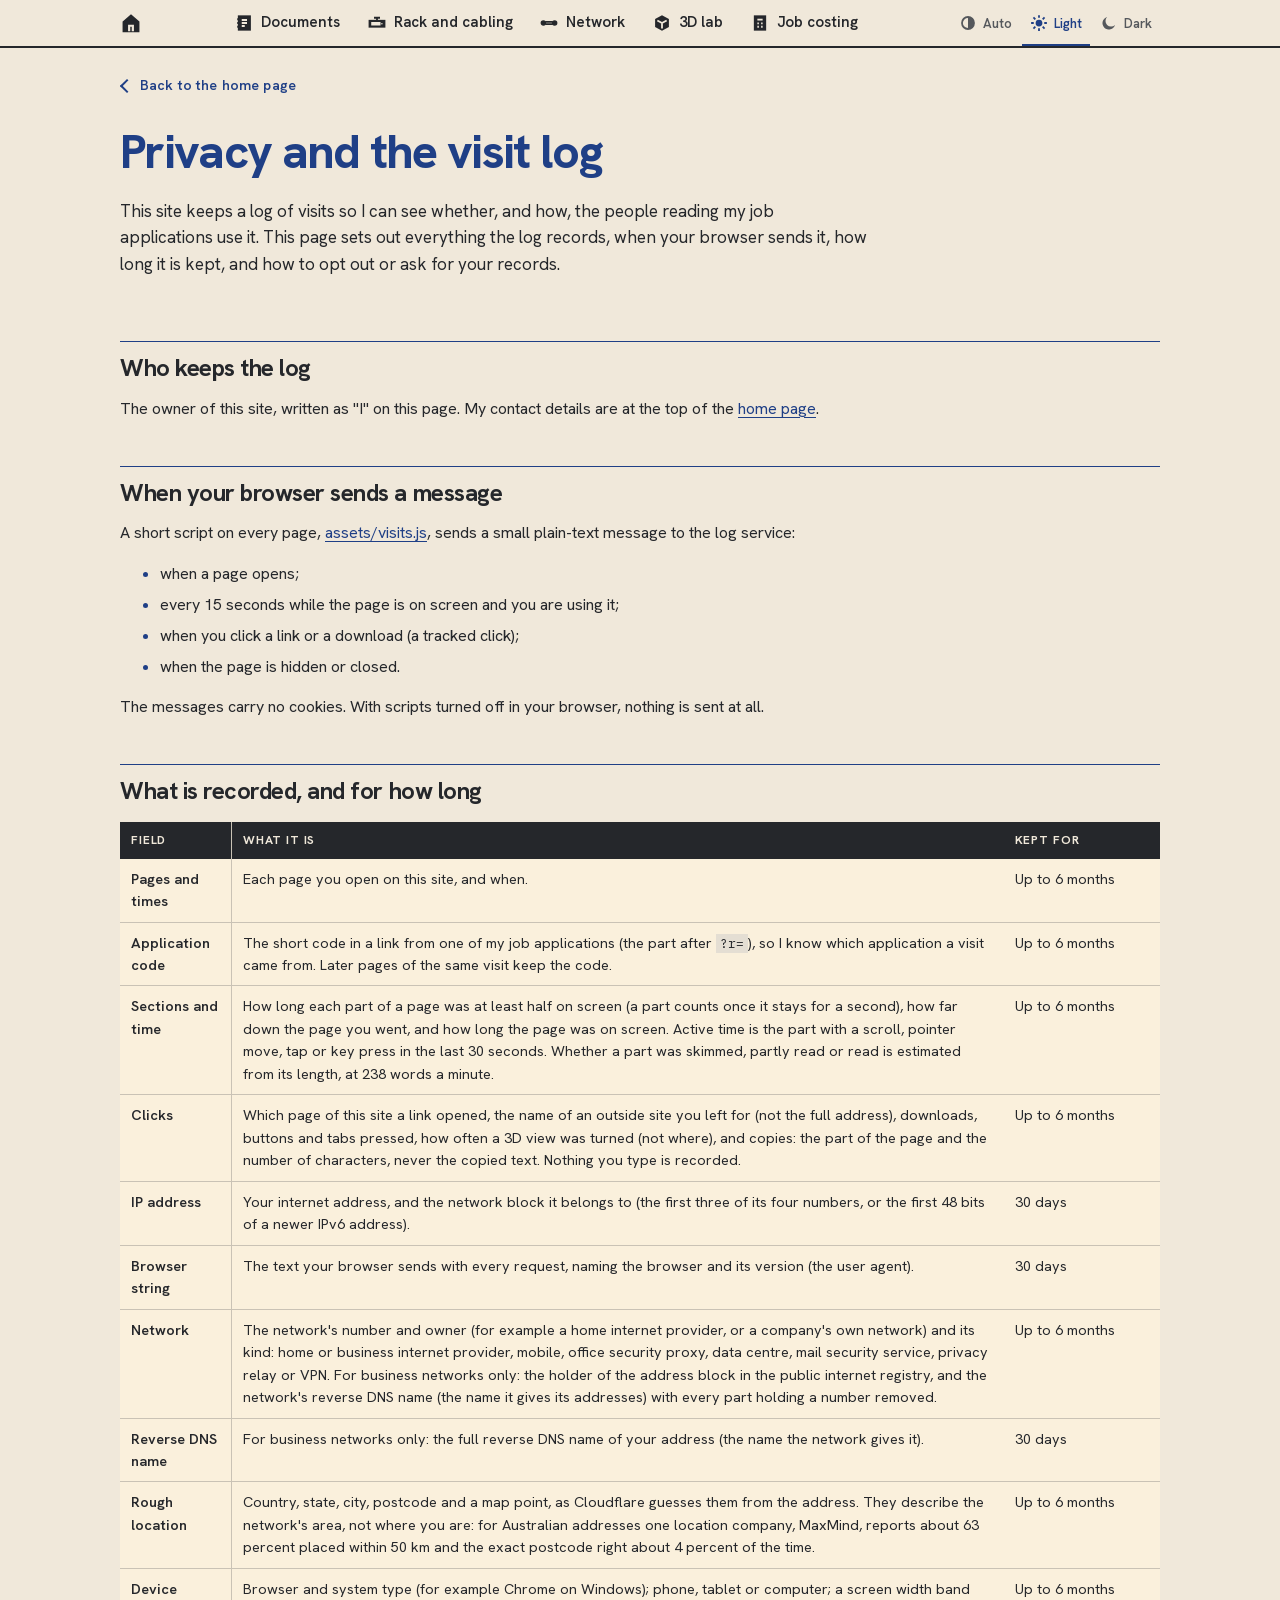
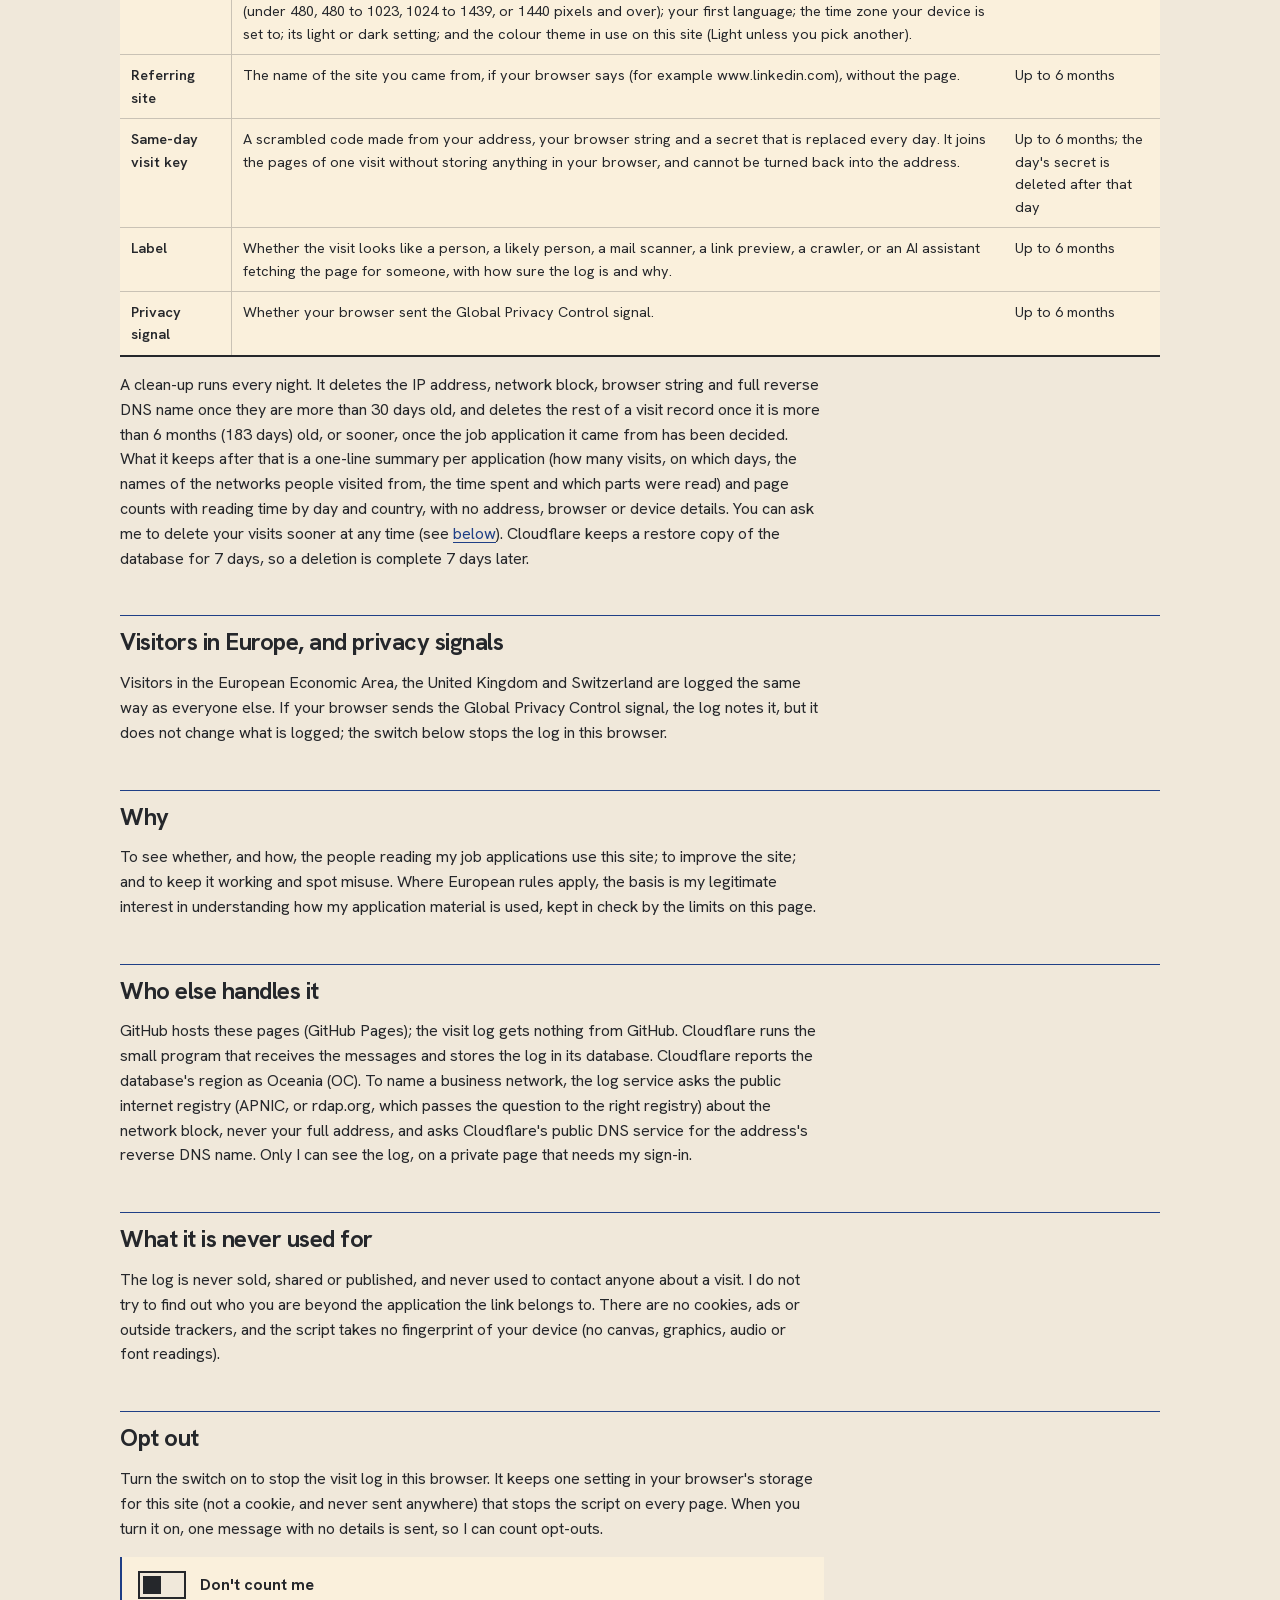
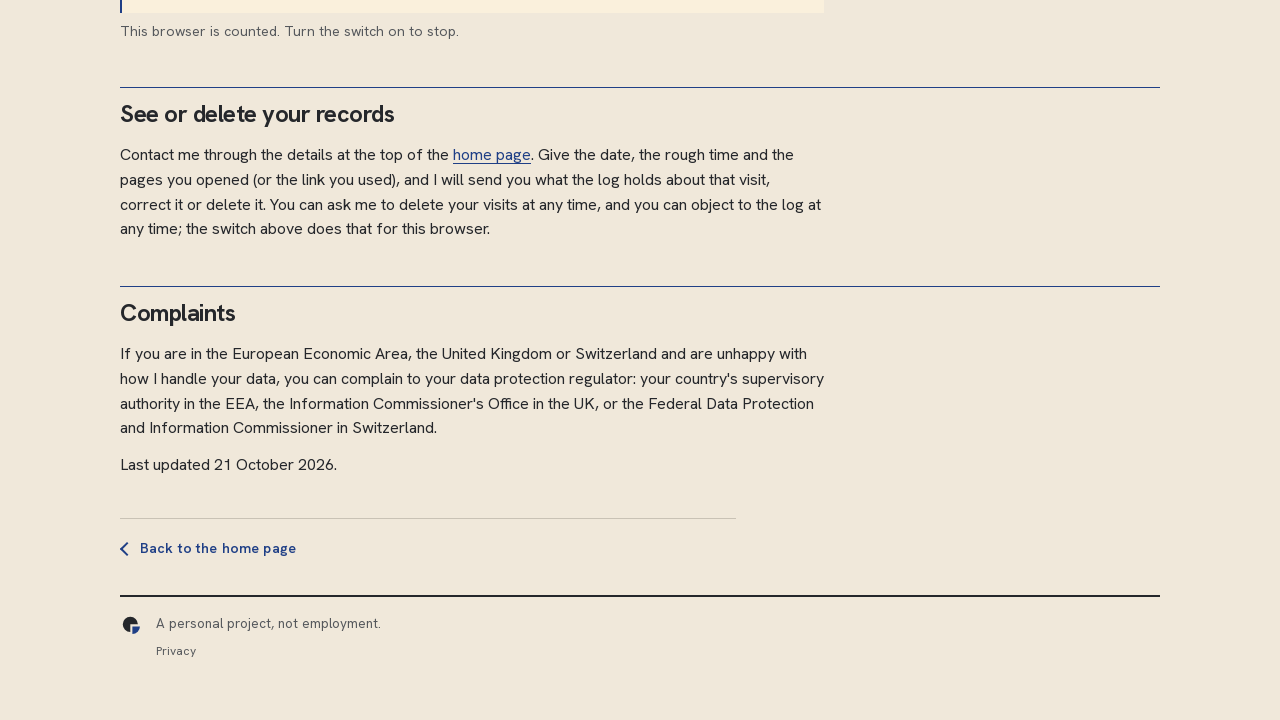
<file: visits.html>
<!DOCTYPE html>
<html lang="en-AU">
<head>
<meta charset="utf-8">
<meta name="viewport" content="width=device-width, initial-scale=1">
<title>Privacy and the visit log</title>
<meta name="description" content="What the visit log on this site records, when, why and for how long, and how to opt out or ask for your records.">
<meta name="color-scheme" content="light dark">
<link rel="icon" type="image/svg+xml" href="data:image/svg+xml,%3Csvg xmlns='http://www.w3.org/2000/svg' viewBox='0 0 64 64'%3E%3Cstyle%3E.f{fill:%2325272B}.q{fill:%231F3F86}%40media (prefers-color-scheme:dark){.f{fill:%23F1E9D8}.q{fill:%2386A6E2}}%3C/style%3E%3Cpath class='f' d='M30 30V52A22 22 0 1 1 52 30Z'/%3E%3Cpath class='q' d='M36 36H58A22 22 0 0 1 36 58Z'/%3E%3C/svg%3E">
<script>try{var t=localStorage.getItem("theme")}catch(e){}if(t==="auto")document.documentElement.setAttribute("data-auto","");else document.documentElement.setAttribute("data-theme",t==="dark"?"dark":"light")</script>
<link rel="stylesheet" href="assets/theme.css?v=202610210933">
<script src="assets/theme-toggle.js?v=202610210850" defer></script>
<script src="assets/visits.js?v=202610210933" defer></script>
</head>
<body>
<nav class="topnav" aria-label="Site"><div class="in"><a class="home" href="index.html" aria-label="Home" title="Home"><svg class="ic" viewBox="0 0 24 24" aria-hidden="true" focusable="false" stroke-linecap="butt" stroke-linejoin="miter"><defs><mask id="ic1-home-m" maskUnits="userSpaceOnUse" x="0" y="0" width="24" height="24"><rect width="24" height="24" fill="#FFFFFF"/><path d="M10 21v-6h4v6" fill="none" stroke="#000000" stroke-width="2.4"/></mask></defs><g mask="url(#ic1-home-m)"><path d="M4 11l8-7 8 7v10H4z" fill="currentColor" stroke="currentColor" stroke-width="2.4"/></g></svg><span>Home</span></a><a href="index.html#docs"><svg class="ic" viewBox="0 0 24 24" aria-hidden="true" focusable="false" stroke-linecap="butt" stroke-linejoin="miter"><defs><mask id="ic2-journal-m" maskUnits="userSpaceOnUse" x="0" y="0" width="24" height="24"><rect width="24" height="24" fill="#FFFFFF"/><path d="M9 8h7M9 12h7M9 16h4" fill="none" stroke="#000000" stroke-width="2.4"/></mask></defs><g mask="url(#ic2-journal-m)"><rect x="5" y="3" width="15" height="18" fill="currentColor" stroke="currentColor" stroke-width="2.4"/></g><path d="M5 7H3M5 12H3M5 17H3" fill="none" stroke="currentColor" stroke-width="2.4"/></svg><span>Documents</span></a><a href="rack-and-cabling.html"><svg class="ic" viewBox="0 0 24 24" aria-hidden="true" focusable="false" stroke-linecap="butt" stroke-linejoin="miter"><defs><mask id="ic3-switch-m" maskUnits="userSpaceOnUse" x="0" y="0" width="24" height="24"><rect width="24" height="24" fill="#FFFFFF"/><path d="M5.5 12h2v2h-2zM9.5 12h2v2h-2zM13.5 12h2v2h-2z" fill="none" stroke="#000000" stroke-width="2.4"/><circle cx="18.5" cy="13" r="1" fill="#000000"/></mask></defs><g mask="url(#ic3-switch-m)"><rect x="2" y="9" width="20" height="8" fill="currentColor" stroke="currentColor" stroke-width="2.4"/></g><path d="M12 9V5M8 5h8" fill="none" stroke="currentColor" stroke-width="2.4"/></svg><span>Rack and cabling</span></a><a href="network.html"><svg class="ic" viewBox="0 0 24 24" aria-hidden="true" focusable="false" stroke-linecap="butt" stroke-linejoin="miter"><circle cx="4.5" cy="12" r="2.5" fill="currentColor" stroke="currentColor" stroke-width="2.4"/><circle cx="19.5" cy="12" r="2.5" fill="currentColor" stroke="currentColor" stroke-width="2.4"/><path d="M7 10.5h10M7 13.5h10" fill="none" stroke="currentColor" stroke-width="2.4"/></svg><span>Network</span></a><a href="lab-3d.html"><svg class="ic" viewBox="0 0 24 24" aria-hidden="true" focusable="false" stroke-linecap="butt" stroke-linejoin="miter"><defs><mask id="icn-lab3d-m" maskUnits="userSpaceOnUse" x="0" y="0" width="24" height="24"><rect width="24" height="24" fill="#FFFFFF"/><path d="M5.8 8.6L12 12l6.2-3.4M12 12v7.4" fill="none" stroke="#000000" stroke-width="2.4"/></mask></defs><g mask="url(#icn-lab3d-m)"><path d="M12 3l8 4.5v9L12 21l-8-4.5v-9z" fill="currentColor" stroke="currentColor" stroke-width="2.4"/></g></svg><span>3D lab</span></a><a href="job-costing.html"><svg class="ic" viewBox="0 0 24 24" aria-hidden="true" focusable="false" stroke-linecap="butt" stroke-linejoin="miter"><defs><mask id="icn-jobcost-m" maskUnits="userSpaceOnUse" x="0" y="0" width="24" height="24"><rect width="24" height="24" fill="#FFFFFF"/><path d="M8.5 7.5h7" fill="none" stroke="#000000" stroke-width="2.4"/><path d="M8.5 12.5h2M13.5 12.5h2M8.5 17h2M13.5 17h2" fill="none" stroke="#000000" stroke-width="2.4"/></mask></defs><g mask="url(#icn-jobcost-m)"><rect x="5" y="3" width="14" height="18" fill="currentColor" stroke="currentColor" stroke-width="2.4"/></g></svg><span>Job costing</span></a></div></nav>
<main class="doc">
<p class="back"><a href="index.html">Back to the home page</a></p>
<header class="dochead"><h1>Privacy and the visit log</h1><div class="intro"><p>This site keeps a log of visits so I can see whether, and how, the people reading my job applications use it. This page sets out everything the log records, when your browser sends it, how long it is kept, and how to opt out or ask for your records.</p></div></header>

<h2 id="who">Who keeps the log</h2>
<p>The owner of this site, written as "I" on this page. My contact details are at the top of the <a href="index.html">home page</a>.</p>

<h2 id="when">When your browser sends a message</h2>
<p>A short script on every page, <a href="assets/visits.js">assets/visits.js</a>, sends a small plain-text message to the log service:</p>
<ul>
<li>when a page opens;</li>
<li>every 15 seconds while the page is on screen and you are using it;</li>
<li>when you click a link or a download (a tracked click);</li>
<li>when the page is hidden or closed.</li>
</ul>
<p>The messages carry no cookies. With scripts turned off in your browser, nothing is sent at all.</p>

<h2 id="what">What is recorded, and for how long</h2>
<div class="tw"><table>
<thead><tr><th>Field</th><th>What it is</th><th>Kept for</th></tr></thead>
<tbody>
<tr><td>Pages and times</td><td>Each page you open on this site, and when.</td><td>Up to 6 months</td></tr>
<tr><td>Application code</td><td>The short code in a link from one of my job applications (the part after <code>?r=</code>), so I know which application a visit came from. Later pages of the same visit keep the code.</td><td>Up to 6 months</td></tr>
<tr><td>Sections and time</td><td>How long each part of a page was at least half on screen (a part counts once it stays for a second), how far down the page you went, and how long the page was on screen. Active time is the part with a scroll, pointer move, tap or key press in the last 30 seconds. Whether a part was skimmed, partly read or read is estimated from its length, at 238 words a minute.</td><td>Up to 6 months</td></tr>
<tr><td>Clicks</td><td>Which page of this site a link opened, the name of an outside site you left for (not the full address), downloads, buttons and tabs pressed, how often a 3D view was turned (not where), and copies: the part of the page and the number of characters, never the copied text. Nothing you type is recorded.</td><td>Up to 6 months</td></tr>
<tr><td>IP address</td><td>Your internet address, and the network block it belongs to (the first three of its four numbers, or the first 48 bits of a newer IPv6 address).</td><td>30 days</td></tr>
<tr><td>Browser string</td><td>The text your browser sends with every request, naming the browser and its version (the user agent).</td><td>30 days</td></tr>
<tr><td>Network</td><td>The network's number and owner (for example a home internet provider, or a company's own network) and its kind: home or business internet provider, mobile, office security proxy, data centre, mail security service, privacy relay or VPN. For business networks only: the holder of the address block in the public internet registry, and the network's reverse DNS name (the name it gives its addresses) with every part holding a number removed.</td><td>Up to 6 months</td></tr>
<tr><td>Reverse DNS name</td><td>For business networks only: the full reverse DNS name of your address (the name the network gives it).</td><td>30 days</td></tr>
<tr><td>Rough location</td><td>Country, state, city, postcode and a map point, as Cloudflare guesses them from the address. They describe the network's area, not where you are: for Australian addresses one location company, MaxMind, reports about 63 percent placed within 50 km and the exact postcode right about 4 percent of the time.</td><td>Up to 6 months</td></tr>
<tr><td>Device</td><td>Browser and system type (for example Chrome on Windows); phone, tablet or computer; a screen width band (under 480, 480 to 1023, 1024 to 1439, or 1440 pixels and over); your first language; the time zone your device is set to; its light or dark setting; and the colour theme in use on this site (Light unless you pick another).</td><td>Up to 6 months</td></tr>
<tr><td>Referring site</td><td>The name of the site you came from, if your browser says (for example www.linkedin.com), without the page.</td><td>Up to 6 months</td></tr>
<tr><td>Same-day visit key</td><td>A scrambled code made from your address, your browser string and a secret that is replaced every day. It joins the pages of one visit without storing anything in your browser, and cannot be turned back into the address.</td><td>Up to 6 months; the day's secret is deleted after that day</td></tr>
<tr><td>Label</td><td>Whether the visit looks like a person, a likely person, a mail scanner, a link preview, a crawler, or an AI assistant fetching the page for someone, with how sure the log is and why.</td><td>Up to 6 months</td></tr>
<tr><td>Privacy signal</td><td>Whether your browser sent the Global Privacy Control signal.</td><td>Up to 6 months</td></tr>
</tbody></table></div>
<p>A clean-up runs every night. It deletes the IP address, network block, browser string and full reverse DNS name once they are more than 30 days old, and deletes the rest of a visit record once it is more than 6 months (183 days) old, or sooner, once the job application it came from has been decided. What it keeps after that is a one-line summary per application (how many visits, on which days, the names of the networks people visited from, the time spent and which parts were read) and page counts with reading time by day and country, with no address, browser or device details. You can ask me to delete your visits sooner at any time (see <a href="#access">below</a>). Cloudflare keeps a restore copy of the database for 7 days, so a deletion is complete 7 days later.</p>

<h2 id="europe">Visitors in Europe, and privacy signals</h2>
<p>Visitors in the European Economic Area, the United Kingdom and Switzerland are logged the same way as everyone else. If your browser sends the Global Privacy Control signal, the log notes it, but it does not change what is logged; the switch below stops the log in this browser.</p>

<h2 id="why">Why</h2>
<p>To see whether, and how, the people reading my job applications use this site; to improve the site; and to keep it working and spot misuse. Where European rules apply, the basis is my legitimate interest in understanding how my application material is used, kept in check by the limits on this page.</p>

<h2 id="who-else">Who else handles it</h2>
<p>GitHub hosts these pages (GitHub Pages); the visit log gets nothing from GitHub. Cloudflare runs the small program that receives the messages and stores the log in its database. Cloudflare reports the database's region as Oceania (OC). To name a business network, the log service asks the public internet registry (APNIC, or rdap.org, which passes the question to the right registry) about the network block, never your full address, and asks Cloudflare's public DNS service for the address's reverse DNS name. Only I can see the log, on a private page that needs my sign-in.</p>

<h2 id="never">What it is never used for</h2>
<p>The log is never sold, shared or published, and never used to contact anyone about a visit. I do not try to find out who you are beyond the application the link belongs to. There are no cookies, ads or outside trackers, and the script takes no fingerprint of your device (no canvas, graphics, audio or font readings).</p>

<h2 id="opt-out">Opt out</h2>
<p>Turn the switch on to stop the visit log in this browser. It keeps one setting in your browser's storage for this site (not a cookie, and never sent anywhere) that stops the script on every page. When you turn it on, one message with no details is sent, so I can count opt-outs.</p>
<label class="optout" for="nocount"><input type="checkbox" role="switch" class="sw" id="nocount" disabled><b>Don't count me</b></label>
<p id="nocount-note" aria-live="polite">The switch needs scripts turned on.</p>
<noscript><p>Scripts are off in this browser, so nothing is being sent to the visit log.</p></noscript>

<h2 id="access">See or delete your records</h2>
<p>Contact me through the details at the top of the <a href="index.html">home page</a>. Give the date, the rough time and the pages you opened (or the link you used), and I will send you what the log holds about that visit, correct it or delete it. You can ask me to delete your visits at any time, and you can object to the log at any time; the switch above does that for this browser.</p>

<h2 id="complain">Complaints</h2>
<p>If you are in the European Economic Area, the United Kingdom or Switzerland and are unhappy with how I handle your data, you can complain to your data protection regulator: your country's supervisory authority in the EEA, the Information Commissioner's Office in the UK, or the Federal Data Protection and Information Commissioner in Switzerland.</p>

<p>Last updated 21 October 2026.</p>
<p class="back back-end"><a href="index.html">Back to the home page</a></p>
</main>
<div class="wrap"><footer><svg class="mark" viewBox="0 0 64 64" aria-hidden="true" focusable="false"><path d="M30 30V52A22 22 0 1 1 52 30Z" fill="var(--ds-ink)"/><path d="M36 36H58A22 22 0 0 1 36 58Z" fill="var(--ds-mark-q)"/></svg><span>A personal project, not employment.<a class="privacy" href="visits.html" aria-current="page">Privacy</a></span></footer></div>
</body>
</html>
</file>
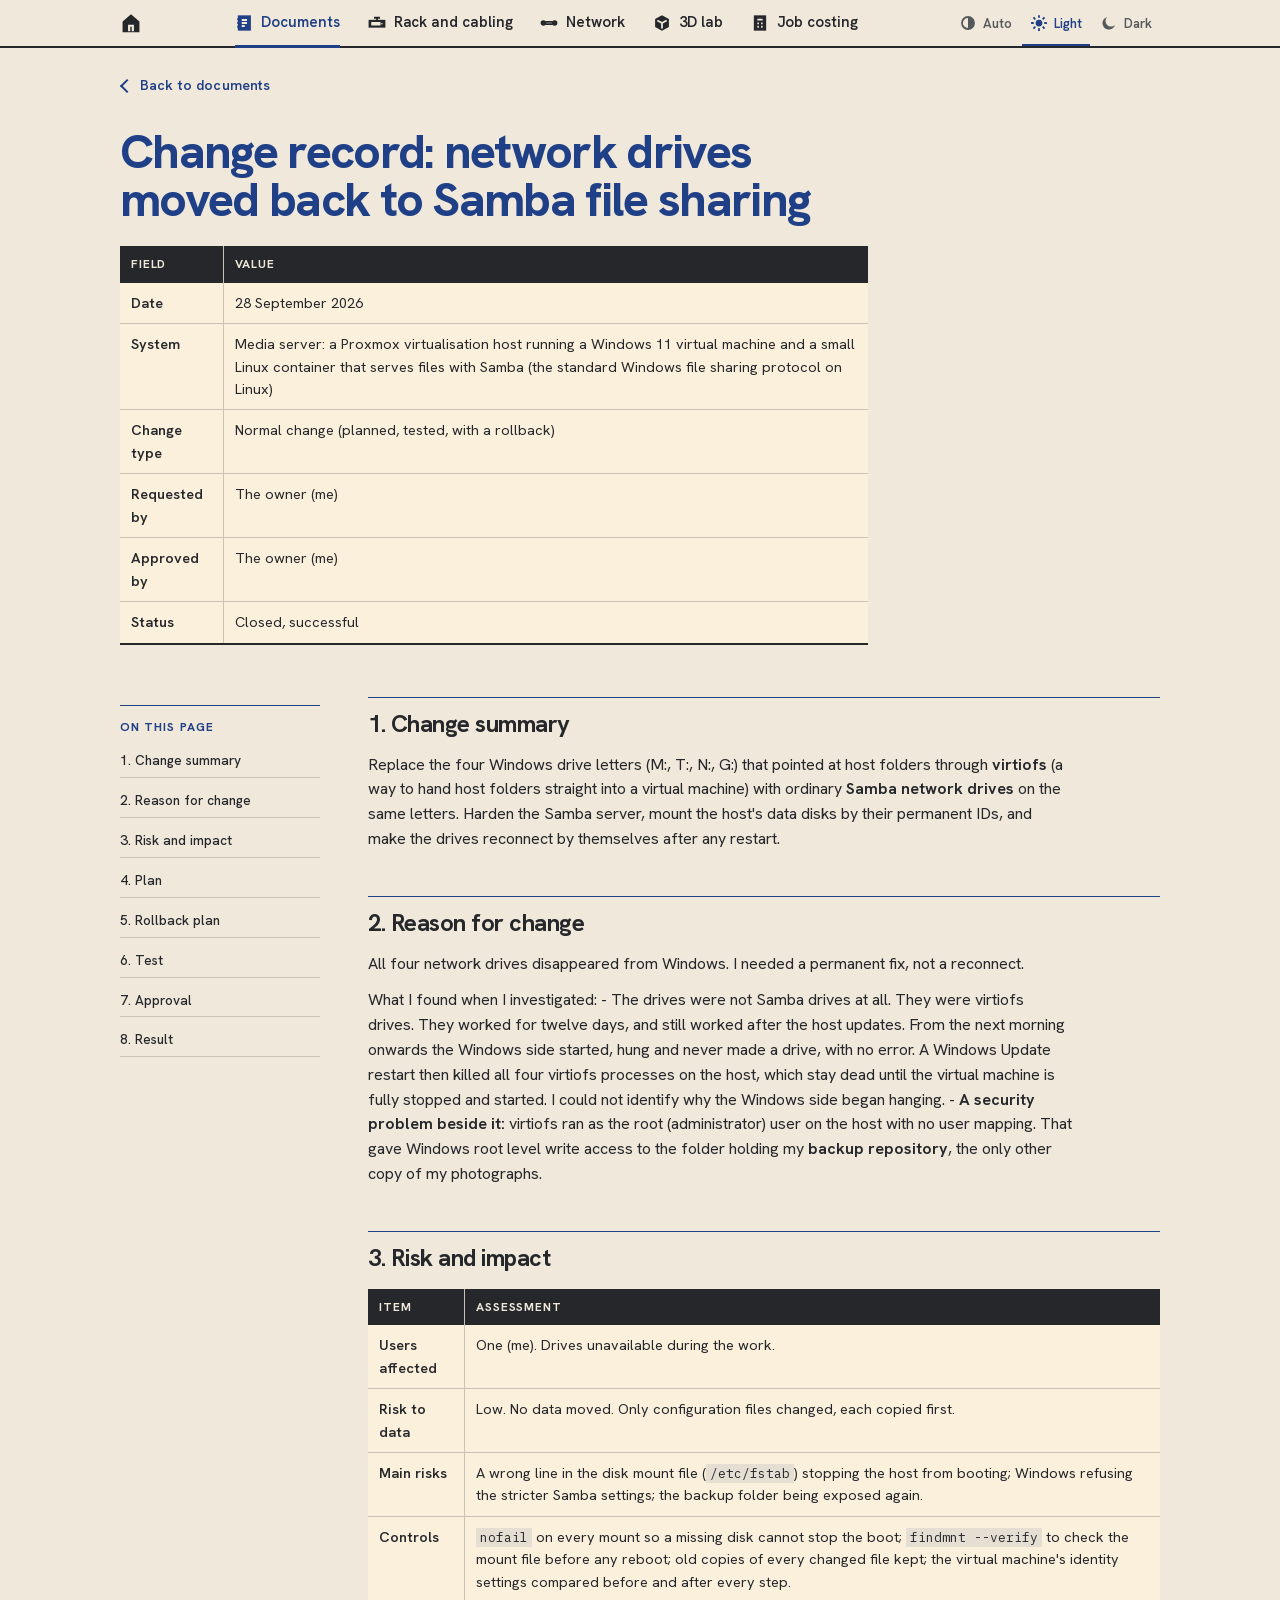
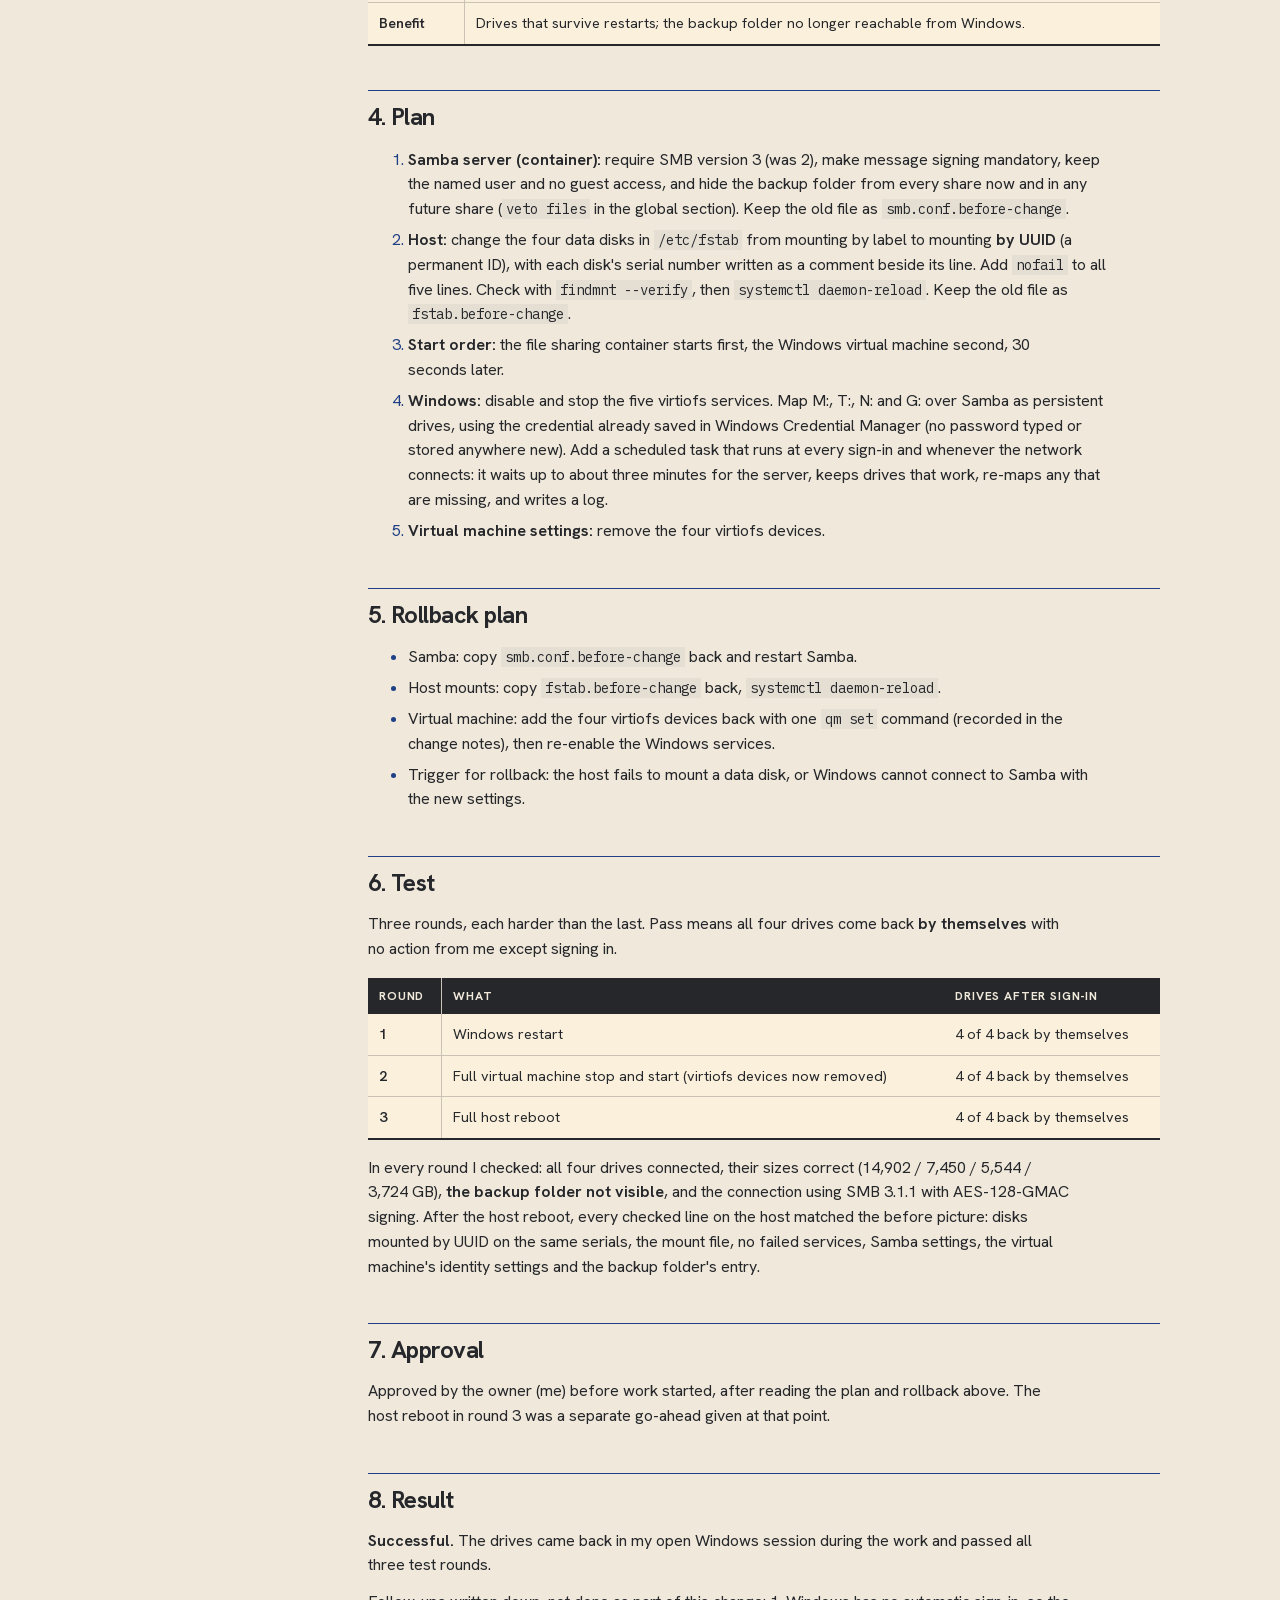
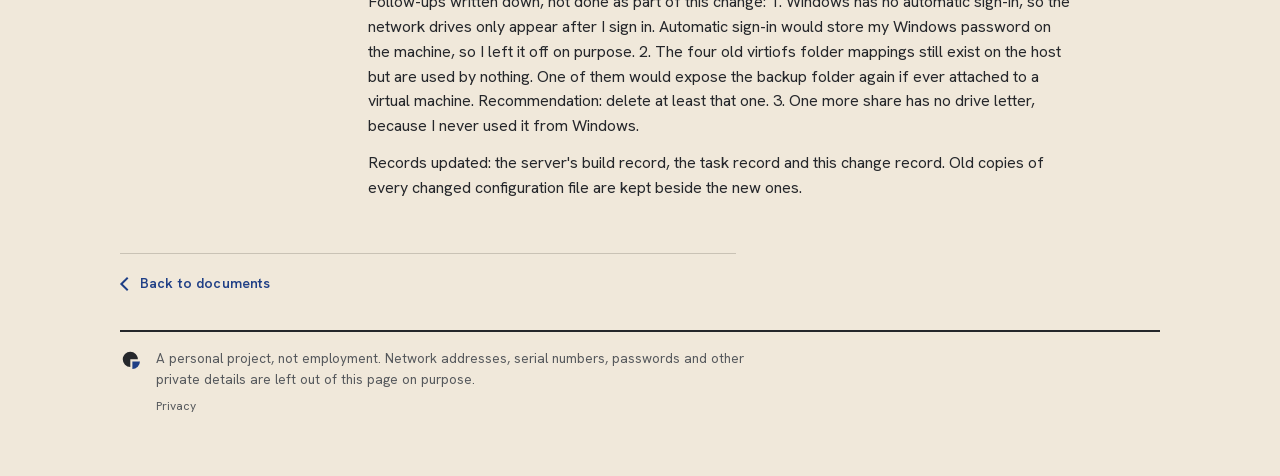
<file: docs/change-record-example.html>
<!DOCTYPE html>
<html lang="en-AU"><head><meta charset="utf-8"><meta name="viewport" content="width=device-width, initial-scale=1, viewport-fit=cover">
<title>Change record: network drives moved back to Samba file sharing</title><meta name="color-scheme" content="light dark">
<link rel="icon" type="image/svg+xml" href="data:image/svg+xml,%3Csvg xmlns='http://www.w3.org/2000/svg' viewBox='0 0 64 64'%3E%3Cstyle%3E.f{fill:%2325272B}.q{fill:%231F3F86}%40media (prefers-color-scheme:dark){.f{fill:%23F1E9D8}.q{fill:%2386A6E2}}%3C/style%3E%3Cpath class='f' d='M30 30V52A22 22 0 1 1 52 30Z'/%3E%3Cpath class='q' d='M36 36H58A22 22 0 0 1 36 58Z'/%3E%3C/svg%3E">
<script>try{var t=localStorage.getItem("theme")}catch(e){}if(t==="auto")document.documentElement.setAttribute("data-auto","");else document.documentElement.setAttribute("data-theme",t==="dark"?"dark":"light")</script>
<link rel="stylesheet" href="../assets/theme.css?v=202610210933">
<script src="../assets/theme-toggle.js?v=202610210850" defer></script>
<script src="../assets/visits.js?v=202610210933" defer></script></head>
<body>
<nav class="topnav" aria-label="Site"><div class="in"><a class="home" href="../index.html" aria-label="Home" title="Home"><svg class="ic" viewBox="0 0 24 24" aria-hidden="true" focusable="false" stroke-linecap="butt" stroke-linejoin="miter"><defs><mask id="ic25-home-m" maskUnits="userSpaceOnUse" x="0" y="0" width="24" height="24"><rect width="24" height="24" fill="#FFFFFF"/><path d="M10 21v-6h4v6" fill="none" stroke="#000000" stroke-width="2.4"/></mask></defs><g mask="url(#ic25-home-m)"><path d="M4 11l8-7 8 7v10H4z" fill="currentColor" stroke="currentColor" stroke-width="2.4"/></g></svg><span>Home</span></a><a href="../index.html#docs" aria-current="page"><svg class="ic" viewBox="0 0 24 24" aria-hidden="true" focusable="false" stroke-linecap="butt" stroke-linejoin="miter"><defs><mask id="ic26-journal-m" maskUnits="userSpaceOnUse" x="0" y="0" width="24" height="24"><rect width="24" height="24" fill="#FFFFFF"/><path d="M9 8h7M9 12h7M9 16h4" fill="none" stroke="#000000" stroke-width="2.4"/></mask></defs><g mask="url(#ic26-journal-m)"><rect x="5" y="3" width="15" height="18" fill="currentColor" stroke="currentColor" stroke-width="2.4"/></g><path d="M5 7H3M5 12H3M5 17H3" fill="none" stroke="currentColor" stroke-width="2.4"/></svg><span>Documents</span></a><a href="../rack-and-cabling.html"><svg class="ic" viewBox="0 0 24 24" aria-hidden="true" focusable="false" stroke-linecap="butt" stroke-linejoin="miter"><defs><mask id="ic27-switch-m" maskUnits="userSpaceOnUse" x="0" y="0" width="24" height="24"><rect width="24" height="24" fill="#FFFFFF"/><path d="M5.5 12h2v2h-2zM9.5 12h2v2h-2zM13.5 12h2v2h-2z" fill="none" stroke="#000000" stroke-width="2.4"/><circle cx="18.5" cy="13" r="1" fill="#000000"/></mask></defs><g mask="url(#ic27-switch-m)"><rect x="2" y="9" width="20" height="8" fill="currentColor" stroke="currentColor" stroke-width="2.4"/></g><path d="M12 9V5M8 5h8" fill="none" stroke="currentColor" stroke-width="2.4"/></svg><span>Rack and cabling</span></a><a href="../network.html"><svg class="ic" viewBox="0 0 24 24" aria-hidden="true" focusable="false" stroke-linecap="butt" stroke-linejoin="miter"><circle cx="4.5" cy="12" r="2.5" fill="currentColor" stroke="currentColor" stroke-width="2.4"/><circle cx="19.5" cy="12" r="2.5" fill="currentColor" stroke="currentColor" stroke-width="2.4"/><path d="M7 10.5h10M7 13.5h10" fill="none" stroke="currentColor" stroke-width="2.4"/></svg><span>Network</span></a><a href="../lab-3d.html"><svg class="ic" viewBox="0 0 24 24" aria-hidden="true" focusable="false" stroke-linecap="butt" stroke-linejoin="miter"><defs><mask id="icn-lab3d-m" maskUnits="userSpaceOnUse" x="0" y="0" width="24" height="24"><rect width="24" height="24" fill="#FFFFFF"/><path d="M5.8 8.6L12 12l6.2-3.4M12 12v7.4" fill="none" stroke="#000000" stroke-width="2.4"/></mask></defs><g mask="url(#icn-lab3d-m)"><path d="M12 3l8 4.5v9L12 21l-8-4.5v-9z" fill="currentColor" stroke="currentColor" stroke-width="2.4"/></g></svg><span>3D lab</span></a><a href="../job-costing.html"><svg class="ic" viewBox="0 0 24 24" aria-hidden="true" focusable="false" stroke-linecap="butt" stroke-linejoin="miter"><defs><mask id="icn-jobcost-m" maskUnits="userSpaceOnUse" x="0" y="0" width="24" height="24"><rect width="24" height="24" fill="#FFFFFF"/><path d="M8.5 7.5h7" fill="none" stroke="#000000" stroke-width="2.4"/><path d="M8.5 12.5h2M13.5 12.5h2M8.5 17h2M13.5 17h2" fill="none" stroke="#000000" stroke-width="2.4"/></mask></defs><g mask="url(#icn-jobcost-m)"><rect x="5" y="3" width="14" height="18" fill="currentColor" stroke="currentColor" stroke-width="2.4"/></g></svg><span>Job costing</span></a></div></nav>
<main class="doc">
<p class="back"><a href="../index.html#docs">Back to documents</a></p>
<header class="dochead"><h1>Change record: network drives moved back to Samba file sharing</h1><div class="intro"><div class="tw"><table>
<thead>
<tr>
<th>Field</th>
<th>Value</th>
</tr>
</thead>
<tbody>
<tr>
<td>Date</td>
<td>28 September 2026</td>
</tr>
<tr>
<td>System</td>
<td>Media server: a Proxmox virtualisation host running a Windows 11 virtual machine and a small Linux container that serves files with Samba (the standard Windows file sharing protocol on Linux)</td>
</tr>
<tr>
<td>Change type</td>
<td>Normal change (planned, tested, with a rollback)</td>
</tr>
<tr>
<td>Requested by</td>
<td>The owner (me)</td>
</tr>
<tr>
<td>Approved by</td>
<td>The owner (me)</td>
</tr>
<tr>
<td>Status</td>
<td>Closed, successful</td>
</tr>
</tbody>
</table></div></div></header>
<div class="docgrid"><nav class="toc" aria-label="On this page"><p class="toc-h">On this page</p><ol><li><a href="#s1">1. Change summary</a></li><li><a href="#s2">2. Reason for change</a></li><li><a href="#s3">3. Risk and impact</a></li><li><a href="#s4">4. Plan</a></li><li><a href="#s5">5. Rollback plan</a></li><li><a href="#s6">6. Test</a></li><li><a href="#s7">7. Approval</a></li><li><a href="#s8">8. Result</a></li></ol></nav><div class="docbody"><h2 id="s1">1. Change summary</h2>
<p>Replace the four Windows drive letters (M:, T:, N:, G:) that pointed at host folders through <strong>virtiofs</strong> (a way to hand host folders straight into a virtual machine) with ordinary <strong>Samba network drives</strong> on the same letters. Harden the Samba server, mount the host's data disks by their permanent IDs, and make the drives reconnect by themselves after any restart.</p>
<h2 id="s2">2. Reason for change</h2>
<p>All four network drives disappeared from Windows. I needed a permanent fix, not a reconnect.</p>
<p>What I found when I investigated:
- The drives were not Samba drives at all. They were virtiofs drives. They worked for twelve days, and still worked after the host updates. From the next morning onwards the Windows side started, hung and never made a drive, with no error. A Windows Update restart then killed all four virtiofs processes on the host, which stay dead until the virtual machine is fully stopped and started. I could not identify why the Windows side began hanging.
- <strong>A security problem beside it:</strong> virtiofs ran as the root (administrator) user on the host with no user mapping. That gave Windows root level write access to the folder holding my <strong>backup repository</strong>, the only other copy of my photographs.</p>
<h2 id="s3">3. Risk and impact</h2>
<div class="tw"><table>
<thead>
<tr>
<th>Item</th>
<th>Assessment</th>
</tr>
</thead>
<tbody>
<tr>
<td>Users affected</td>
<td>One (me). Drives unavailable during the work.</td>
</tr>
<tr>
<td>Risk to data</td>
<td>Low. No data moved. Only configuration files changed, each copied first.</td>
</tr>
<tr>
<td>Main risks</td>
<td>A wrong line in the disk mount file (<code>/etc/fstab</code>) stopping the host from booting; Windows refusing the stricter Samba settings; the backup folder being exposed again.</td>
</tr>
<tr>
<td>Controls</td>
<td><code>nofail</code> on every mount so a missing disk cannot stop the boot; <code>findmnt --verify</code> to check the mount file before any reboot; old copies of every changed file kept; the virtual machine's identity settings compared before and after every step.</td>
</tr>
<tr>
<td>Benefit</td>
<td>Drives that survive restarts; the backup folder no longer reachable from Windows.</td>
</tr>
</tbody>
</table></div>
<h2 id="s4">4. Plan</h2>
<ol>
<li><strong>Samba server (container):</strong> require SMB version 3 (was 2), make message signing mandatory, keep the named user and no guest access, and hide the backup folder from every share now and in any future share (<code>veto files</code> in the global section). Keep the old file as <code>smb.conf.before-change</code>.</li>
<li><strong>Host:</strong> change the four data disks in <code>/etc/fstab</code> from mounting by label to mounting <strong>by UUID</strong> (a permanent ID), with each disk's serial number written as a comment beside its line. Add <code>nofail</code> to all five lines. Check with <code>findmnt --verify</code>, then <code>systemctl daemon-reload</code>. Keep the old file as <code>fstab.before-change</code>.</li>
<li><strong>Start order:</strong> the file sharing container starts first, the Windows virtual machine second, 30 seconds later.</li>
<li><strong>Windows:</strong> disable and stop the five virtiofs services. Map M:, T:, N: and G: over Samba as persistent drives, using the credential already saved in Windows Credential Manager (no password typed or stored anywhere new). Add a scheduled task that runs at every sign-in and whenever the network connects: it waits up to about three minutes for the server, keeps drives that work, re-maps any that are missing, and writes a log.</li>
<li><strong>Virtual machine settings:</strong> remove the four virtiofs devices.</li>
</ol>
<h2 id="s5">5. Rollback plan</h2>
<ul>
<li>Samba: copy <code>smb.conf.before-change</code> back and restart Samba.</li>
<li>Host mounts: copy <code>fstab.before-change</code> back, <code>systemctl daemon-reload</code>.</li>
<li>Virtual machine: add the four virtiofs devices back with one <code>qm set</code> command (recorded in the change notes), then re-enable the Windows services.</li>
<li>Trigger for rollback: the host fails to mount a data disk, or Windows cannot connect to Samba with the new settings.</li>
</ul>
<h2 id="s6">6. Test</h2>
<p>Three rounds, each harder than the last. Pass means all four drives come back <strong>by themselves</strong> with no action from me except signing in.</p>
<div class="tw"><table>
<thead>
<tr>
<th>Round</th>
<th>What</th>
<th>Drives after sign-in</th>
</tr>
</thead>
<tbody>
<tr>
<td>1</td>
<td>Windows restart</td>
<td>4 of 4 back by themselves</td>
</tr>
<tr>
<td>2</td>
<td>Full virtual machine stop and start (virtiofs devices now removed)</td>
<td>4 of 4 back by themselves</td>
</tr>
<tr>
<td>3</td>
<td>Full host reboot</td>
<td>4 of 4 back by themselves</td>
</tr>
</tbody>
</table></div>
<p>In every round I checked: all four drives connected, their sizes correct (14,902 / 7,450 / 5,544 / 3,724 GB), <strong>the backup folder not visible</strong>, and the connection using SMB 3.1.1 with AES-128-GMAC signing. After the host reboot, every checked line on the host matched the before picture: disks mounted by UUID on the same serials, the mount file, no failed services, Samba settings, the virtual machine's identity settings and the backup folder's entry.</p>
<h2 id="s7">7. Approval</h2>
<p>Approved by the owner (me) before work started, after reading the plan and rollback above. The host reboot in round 3 was a separate go-ahead given at that point.</p>
<h2 id="s8">8. Result</h2>
<p><strong>Successful.</strong> The drives came back in my open Windows session during the work and passed all three test rounds.</p>
<p>Follow-ups written down, not done as part of this change:
1. Windows has no automatic sign-in, so the network drives only appear after I sign in. Automatic sign-in would store my Windows password on the machine, so I left it off on purpose.
2. The four old virtiofs folder mappings still exist on the host but are used by nothing. One of them would expose the backup folder again if ever attached to a virtual machine. Recommendation: delete at least that one.
3. One more share has no drive letter, because I never used it from Windows.</p>
<p>Records updated: the server's build record, the task record and this change record. Old copies of every changed configuration file are kept beside the new ones.</p></div></div>
<p class="back back-end"><a href="../index.html#docs">Back to documents</a></p>
</main>
<div class="wrap"><footer><svg class="mark" viewBox="0 0 64 64" aria-hidden="true" focusable="false"><path d="M30 30V52A22 22 0 1 1 52 30Z" fill="var(--ds-ink)"/><path d="M36 36H58A22 22 0 0 1 36 58Z" fill="var(--ds-mark-q)"/></svg><span>A personal project, not employment. Network addresses, serial numbers, passwords and other private details are left out of this page on purpose.<a class="privacy" href="../visits.html">Privacy</a></span></footer></div>
</body></html>
</file>
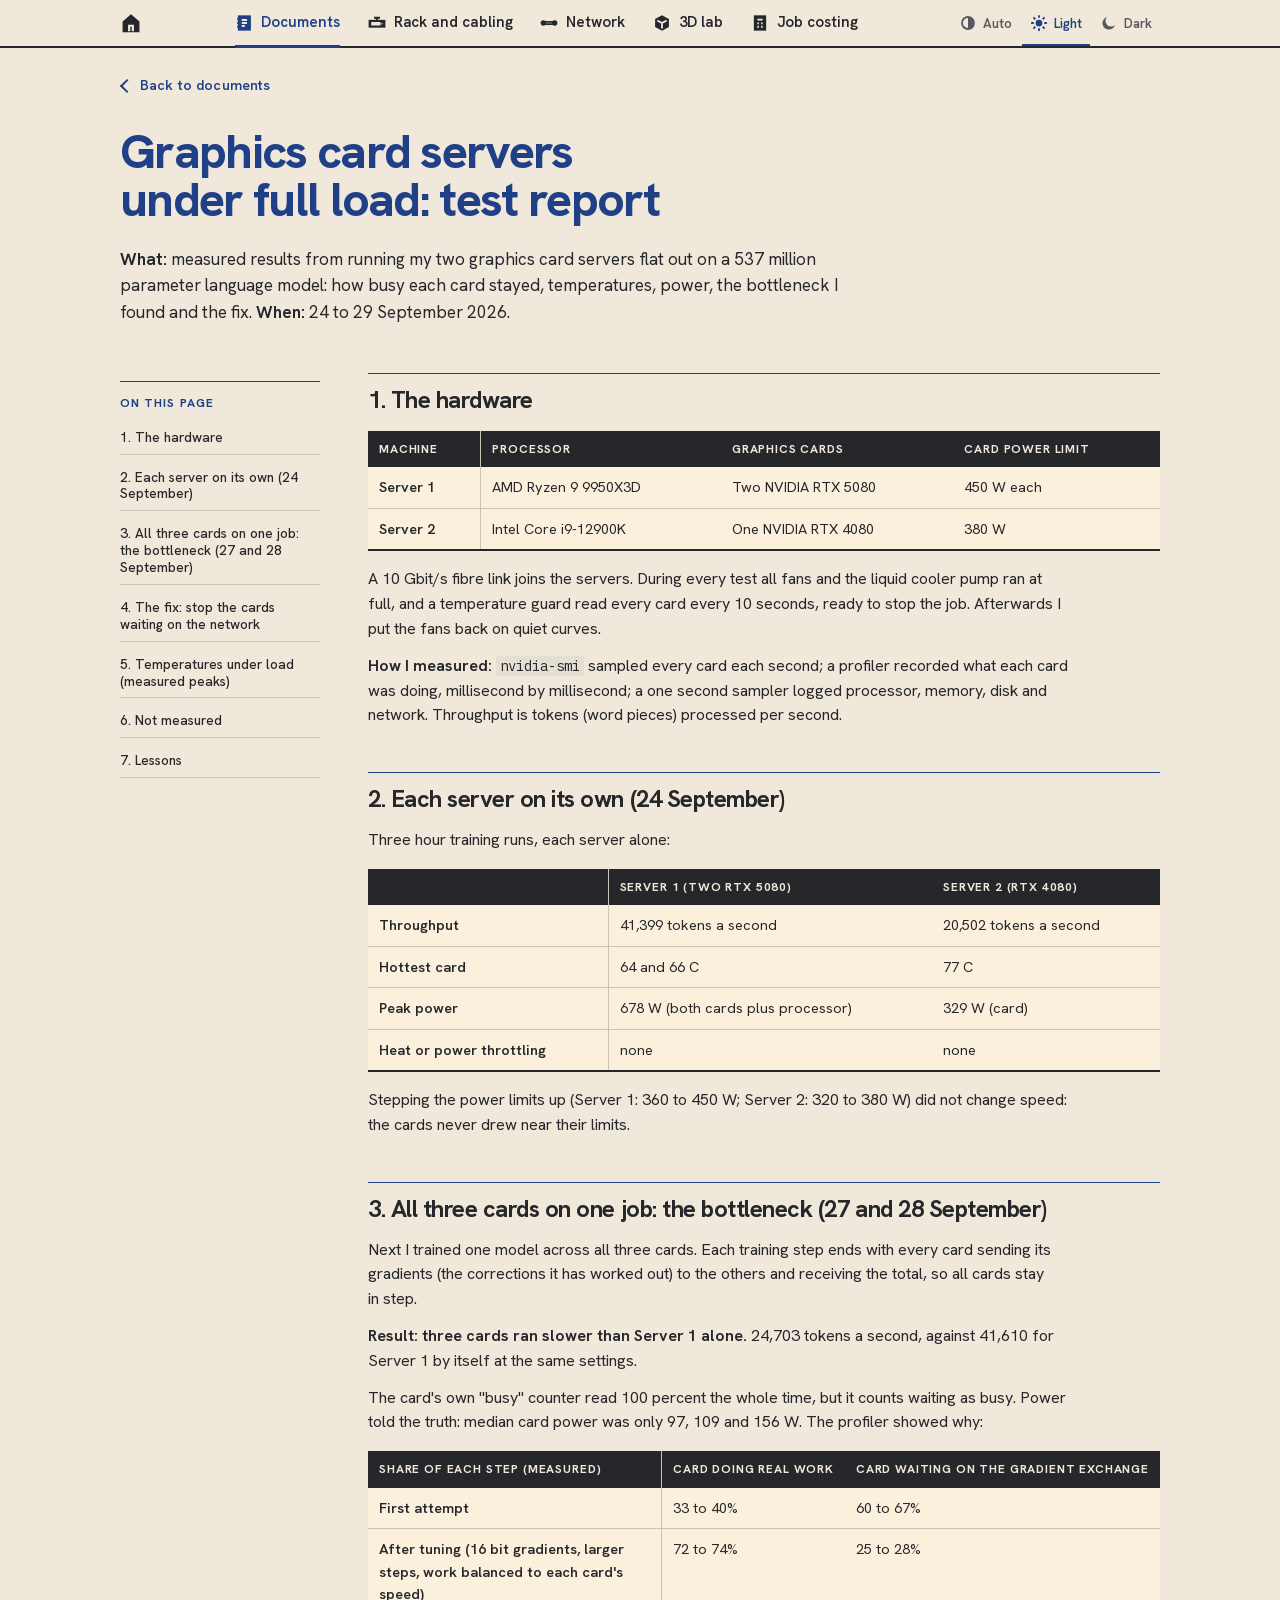
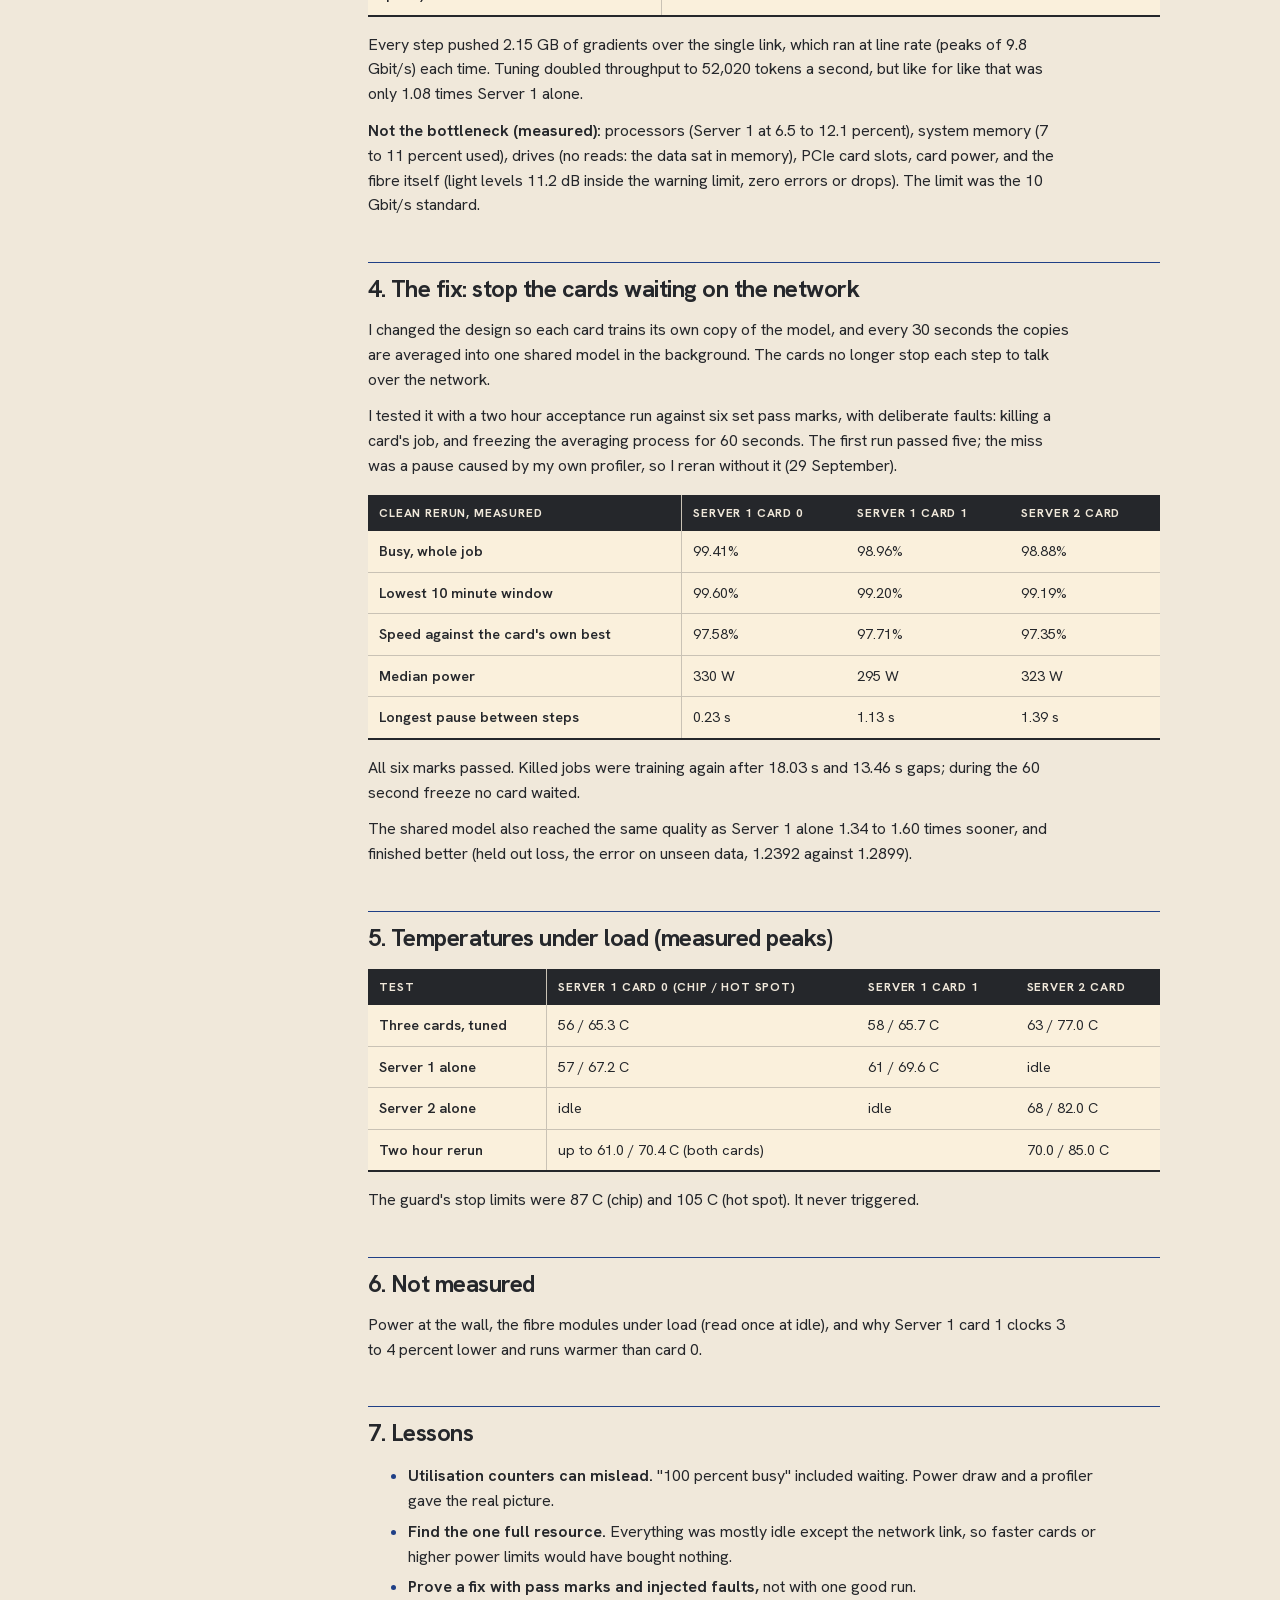
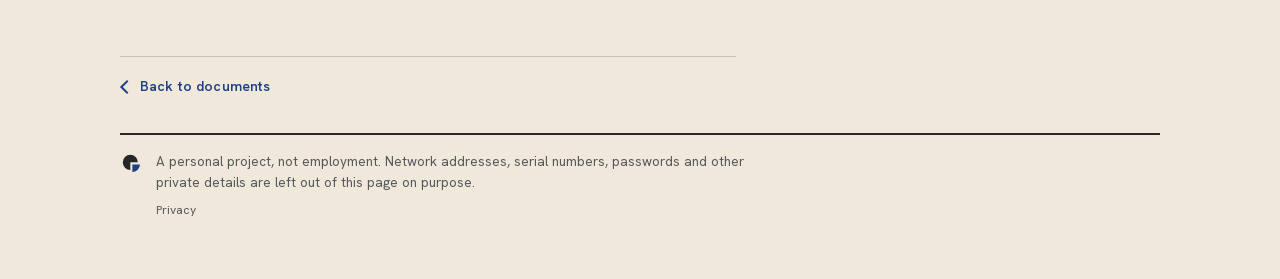
<file: docs/hardware-test-report.html>
<!DOCTYPE html>
<html lang="en-AU"><head><meta charset="utf-8"><meta name="viewport" content="width=device-width, initial-scale=1, viewport-fit=cover">
<title>Graphics card servers under full load: test report</title><meta name="color-scheme" content="light dark">
<link rel="icon" type="image/svg+xml" href="data:image/svg+xml,%3Csvg xmlns='http://www.w3.org/2000/svg' viewBox='0 0 64 64'%3E%3Cstyle%3E.f{fill:%2325272B}.q{fill:%231F3F86}%40media (prefers-color-scheme:dark){.f{fill:%23F1E9D8}.q{fill:%2386A6E2}}%3C/style%3E%3Cpath class='f' d='M30 30V52A22 22 0 1 1 52 30Z'/%3E%3Cpath class='q' d='M36 36H58A22 22 0 0 1 36 58Z'/%3E%3C/svg%3E">
<script>try{var t=localStorage.getItem("theme")}catch(e){}if(t==="auto")document.documentElement.setAttribute("data-auto","");else document.documentElement.setAttribute("data-theme",t==="dark"?"dark":"light")</script>
<link rel="stylesheet" href="../assets/theme.css?v=202610210933">
<script src="../assets/theme-toggle.js?v=202610210850" defer></script>
<script src="../assets/visits.js?v=202610210933" defer></script></head>
<body>
<nav class="topnav" aria-label="Site"><div class="in"><a class="home" href="../index.html" aria-label="Home" title="Home"><svg class="ic" viewBox="0 0 24 24" aria-hidden="true" focusable="false" stroke-linecap="butt" stroke-linejoin="miter"><defs><mask id="ic29-home-m" maskUnits="userSpaceOnUse" x="0" y="0" width="24" height="24"><rect width="24" height="24" fill="#FFFFFF"/><path d="M10 21v-6h4v6" fill="none" stroke="#000000" stroke-width="2.4"/></mask></defs><g mask="url(#ic29-home-m)"><path d="M4 11l8-7 8 7v10H4z" fill="currentColor" stroke="currentColor" stroke-width="2.4"/></g></svg><span>Home</span></a><a href="../index.html#docs" aria-current="page"><svg class="ic" viewBox="0 0 24 24" aria-hidden="true" focusable="false" stroke-linecap="butt" stroke-linejoin="miter"><defs><mask id="ic30-journal-m" maskUnits="userSpaceOnUse" x="0" y="0" width="24" height="24"><rect width="24" height="24" fill="#FFFFFF"/><path d="M9 8h7M9 12h7M9 16h4" fill="none" stroke="#000000" stroke-width="2.4"/></mask></defs><g mask="url(#ic30-journal-m)"><rect x="5" y="3" width="15" height="18" fill="currentColor" stroke="currentColor" stroke-width="2.4"/></g><path d="M5 7H3M5 12H3M5 17H3" fill="none" stroke="currentColor" stroke-width="2.4"/></svg><span>Documents</span></a><a href="../rack-and-cabling.html"><svg class="ic" viewBox="0 0 24 24" aria-hidden="true" focusable="false" stroke-linecap="butt" stroke-linejoin="miter"><defs><mask id="ic31-switch-m" maskUnits="userSpaceOnUse" x="0" y="0" width="24" height="24"><rect width="24" height="24" fill="#FFFFFF"/><path d="M5.5 12h2v2h-2zM9.5 12h2v2h-2zM13.5 12h2v2h-2z" fill="none" stroke="#000000" stroke-width="2.4"/><circle cx="18.5" cy="13" r="1" fill="#000000"/></mask></defs><g mask="url(#ic31-switch-m)"><rect x="2" y="9" width="20" height="8" fill="currentColor" stroke="currentColor" stroke-width="2.4"/></g><path d="M12 9V5M8 5h8" fill="none" stroke="currentColor" stroke-width="2.4"/></svg><span>Rack and cabling</span></a><a href="../network.html"><svg class="ic" viewBox="0 0 24 24" aria-hidden="true" focusable="false" stroke-linecap="butt" stroke-linejoin="miter"><circle cx="4.5" cy="12" r="2.5" fill="currentColor" stroke="currentColor" stroke-width="2.4"/><circle cx="19.5" cy="12" r="2.5" fill="currentColor" stroke="currentColor" stroke-width="2.4"/><path d="M7 10.5h10M7 13.5h10" fill="none" stroke="currentColor" stroke-width="2.4"/></svg><span>Network</span></a><a href="../lab-3d.html"><svg class="ic" viewBox="0 0 24 24" aria-hidden="true" focusable="false" stroke-linecap="butt" stroke-linejoin="miter"><defs><mask id="icn-lab3d-m" maskUnits="userSpaceOnUse" x="0" y="0" width="24" height="24"><rect width="24" height="24" fill="#FFFFFF"/><path d="M5.8 8.6L12 12l6.2-3.4M12 12v7.4" fill="none" stroke="#000000" stroke-width="2.4"/></mask></defs><g mask="url(#icn-lab3d-m)"><path d="M12 3l8 4.5v9L12 21l-8-4.5v-9z" fill="currentColor" stroke="currentColor" stroke-width="2.4"/></g></svg><span>3D lab</span></a><a href="../job-costing.html"><svg class="ic" viewBox="0 0 24 24" aria-hidden="true" focusable="false" stroke-linecap="butt" stroke-linejoin="miter"><defs><mask id="icn-jobcost-m" maskUnits="userSpaceOnUse" x="0" y="0" width="24" height="24"><rect width="24" height="24" fill="#FFFFFF"/><path d="M8.5 7.5h7" fill="none" stroke="#000000" stroke-width="2.4"/><path d="M8.5 12.5h2M13.5 12.5h2M8.5 17h2M13.5 17h2" fill="none" stroke="#000000" stroke-width="2.4"/></mask></defs><g mask="url(#icn-jobcost-m)"><rect x="5" y="3" width="14" height="18" fill="currentColor" stroke="currentColor" stroke-width="2.4"/></g></svg><span>Job costing</span></a></div></nav>
<main class="doc">
<p class="back"><a href="../index.html#docs">Back to documents</a></p>
<header class="dochead"><h1>Graphics card servers under full load: test report</h1><div class="intro"><p><strong>What:</strong> measured results from running my two graphics card servers flat out on a 537 million parameter language model: how busy each card stayed, temperatures, power, the bottleneck I found and the fix.
<strong>When:</strong> 24 to 29 September 2026.</p></div></header>
<div class="docgrid"><nav class="toc" aria-label="On this page"><p class="toc-h">On this page</p><ol><li><a href="#s1">1. The hardware</a></li><li><a href="#s2">2. Each server on its own (24 September)</a></li><li><a href="#s3">3. All three cards on one job: the bottleneck (27 and 28 September)</a></li><li><a href="#s4">4. The fix: stop the cards waiting on the network</a></li><li><a href="#s5">5. Temperatures under load (measured peaks)</a></li><li><a href="#s6">6. Not measured</a></li><li><a href="#s7">7. Lessons</a></li></ol></nav><div class="docbody"><h2 id="s1">1. The hardware</h2>
<div class="tw"><table>
<thead>
<tr>
<th>Machine</th>
<th>Processor</th>
<th>Graphics cards</th>
<th>Card power limit</th>
</tr>
</thead>
<tbody>
<tr>
<td>Server 1</td>
<td>AMD Ryzen 9 9950X3D</td>
<td>Two NVIDIA RTX 5080</td>
<td>450 W each</td>
</tr>
<tr>
<td>Server 2</td>
<td>Intel Core i9-12900K</td>
<td>One NVIDIA RTX 4080</td>
<td>380 W</td>
</tr>
</tbody>
</table></div>
<p>A 10 Gbit/s fibre link joins the servers. During every test all fans and the liquid cooler pump ran at full, and a temperature guard read every card every 10 seconds, ready to stop the job. Afterwards I put the fans back on quiet curves.</p>
<p><strong>How I measured:</strong> <code>nvidia-smi</code> sampled every card each second; a profiler recorded what each card was doing, millisecond by millisecond; a one second sampler logged processor, memory, disk and network. Throughput is tokens (word pieces) processed per second.</p>
<h2 id="s2">2. Each server on its own (24 September)</h2>
<p>Three hour training runs, each server alone:</p>
<div class="tw"><table>
<thead>
<tr>
<th></th>
<th>Server 1 (two RTX 5080)</th>
<th>Server 2 (RTX 4080)</th>
</tr>
</thead>
<tbody>
<tr>
<td>Throughput</td>
<td>41,399 tokens a second</td>
<td>20,502 tokens a second</td>
</tr>
<tr>
<td>Hottest card</td>
<td>64 and 66 C</td>
<td>77 C</td>
</tr>
<tr>
<td>Peak power</td>
<td>678 W (both cards plus processor)</td>
<td>329 W (card)</td>
</tr>
<tr>
<td>Heat or power throttling</td>
<td>none</td>
<td>none</td>
</tr>
</tbody>
</table></div>
<p>Stepping the power limits up (Server 1: 360 to 450 W; Server 2: 320 to 380 W) did not change speed: the cards never drew near their limits.</p>
<h2 id="s3">3. All three cards on one job: the bottleneck (27 and 28 September)</h2>
<p>Next I trained one model across all three cards. Each training step ends with every card sending its gradients (the corrections it has worked out) to the others and receiving the total, so all cards stay in step.</p>
<p><strong>Result: three cards ran slower than Server 1 alone.</strong> 24,703 tokens a second, against 41,610 for Server 1 by itself at the same settings.</p>
<p>The card's own "busy" counter read 100 percent the whole time, but it counts waiting as busy. Power told the truth: median card power was only 97, 109 and 156 W. The profiler showed why:</p>
<div class="tw"><table>
<thead>
<tr>
<th>Share of each step (measured)</th>
<th>Card doing real work</th>
<th>Card waiting on the gradient exchange</th>
</tr>
</thead>
<tbody>
<tr>
<td>First attempt</td>
<td>33 to 40%</td>
<td>60 to 67%</td>
</tr>
<tr>
<td>After tuning (16 bit gradients, larger steps, work balanced to each card's speed)</td>
<td>72 to 74%</td>
<td>25 to 28%</td>
</tr>
</tbody>
</table></div>
<p>Every step pushed 2.15 GB of gradients over the single link, which ran at line rate (peaks of 9.8 Gbit/s) each time. Tuning doubled throughput to 52,020 tokens a second, but like for like that was only 1.08 times Server 1 alone.</p>
<p><strong>Not the bottleneck (measured):</strong> processors (Server 1 at 6.5 to 12.1 percent), system memory (7 to 11 percent used), drives (no reads: the data sat in memory), PCIe card slots, card power, and the fibre itself (light levels 11.2 dB inside the warning limit, zero errors or drops). The limit was the 10 Gbit/s standard.</p>
<h2 id="s4">4. The fix: stop the cards waiting on the network</h2>
<p>I changed the design so each card trains its own copy of the model, and every 30 seconds the copies are averaged into one shared model in the background. The cards no longer stop each step to talk over the network.</p>
<p>I tested it with a two hour acceptance run against six set pass marks, with deliberate faults: killing a card's job, and freezing the averaging process for 60 seconds. The first run passed five; the miss was a pause caused by my own profiler, so I reran without it (29 September).</p>
<div class="tw"><table>
<thead>
<tr>
<th>Clean rerun, measured</th>
<th>Server 1 card 0</th>
<th>Server 1 card 1</th>
<th>Server 2 card</th>
</tr>
</thead>
<tbody>
<tr>
<td>Busy, whole job</td>
<td>99.41%</td>
<td>98.96%</td>
<td>98.88%</td>
</tr>
<tr>
<td>Lowest 10 minute window</td>
<td>99.60%</td>
<td>99.20%</td>
<td>99.19%</td>
</tr>
<tr>
<td>Speed against the card's own best</td>
<td>97.58%</td>
<td>97.71%</td>
<td>97.35%</td>
</tr>
<tr>
<td>Median power</td>
<td>330 W</td>
<td>295 W</td>
<td>323 W</td>
</tr>
<tr>
<td>Longest pause between steps</td>
<td>0.23 s</td>
<td>1.13 s</td>
<td>1.39 s</td>
</tr>
</tbody>
</table></div>
<p>All six marks passed. Killed jobs were training again after 18.03 s and 13.46 s gaps; during the 60 second freeze no card waited.</p>
<p>The shared model also reached the same quality as Server 1 alone 1.34 to 1.60 times sooner, and finished better (held out loss, the error on unseen data, 1.2392 against 1.2899).</p>
<h2 id="s5">5. Temperatures under load (measured peaks)</h2>
<div class="tw"><table>
<thead>
<tr>
<th>Test</th>
<th>Server 1 card 0 (chip / hot spot)</th>
<th>Server 1 card 1</th>
<th>Server 2 card</th>
</tr>
</thead>
<tbody>
<tr>
<td>Three cards, tuned</td>
<td>56 / 65.3 C</td>
<td>58 / 65.7 C</td>
<td>63 / 77.0 C</td>
</tr>
<tr>
<td>Server 1 alone</td>
<td>57 / 67.2 C</td>
<td>61 / 69.6 C</td>
<td>idle</td>
</tr>
<tr>
<td>Server 2 alone</td>
<td>idle</td>
<td>idle</td>
<td>68 / 82.0 C</td>
</tr>
<tr>
<td>Two hour rerun</td>
<td>up to 61.0 / 70.4 C (both cards)</td>
<td></td>
<td>70.0 / 85.0 C</td>
</tr>
</tbody>
</table></div>
<p>The guard's stop limits were 87 C (chip) and 105 C (hot spot). It never triggered.</p>
<h2 id="s6">6. Not measured</h2>
<p>Power at the wall, the fibre modules under load (read once at idle), and why Server 1 card 1 clocks 3 to 4 percent lower and runs warmer than card 0.</p>
<h2 id="s7">7. Lessons</h2>
<ul>
<li><strong>Utilisation counters can mislead.</strong> "100 percent busy" included waiting. Power draw and a profiler gave the real picture.</li>
<li><strong>Find the one full resource.</strong> Everything was mostly idle except the network link, so faster cards or higher power limits would have bought nothing.</li>
<li><strong>Prove a fix with pass marks and injected faults,</strong> not with one good run.</li>
</ul></div></div>
<p class="back back-end"><a href="../index.html#docs">Back to documents</a></p>
</main>
<div class="wrap"><footer><svg class="mark" viewBox="0 0 64 64" aria-hidden="true" focusable="false"><path d="M30 30V52A22 22 0 1 1 52 30Z" fill="var(--ds-ink)"/><path d="M36 36H58A22 22 0 0 1 36 58Z" fill="var(--ds-mark-q)"/></svg><span>A personal project, not employment. Network addresses, serial numbers, passwords and other private details are left out of this page on purpose.<a class="privacy" href="../visits.html">Privacy</a></span></footer></div>
</body></html>
</file>
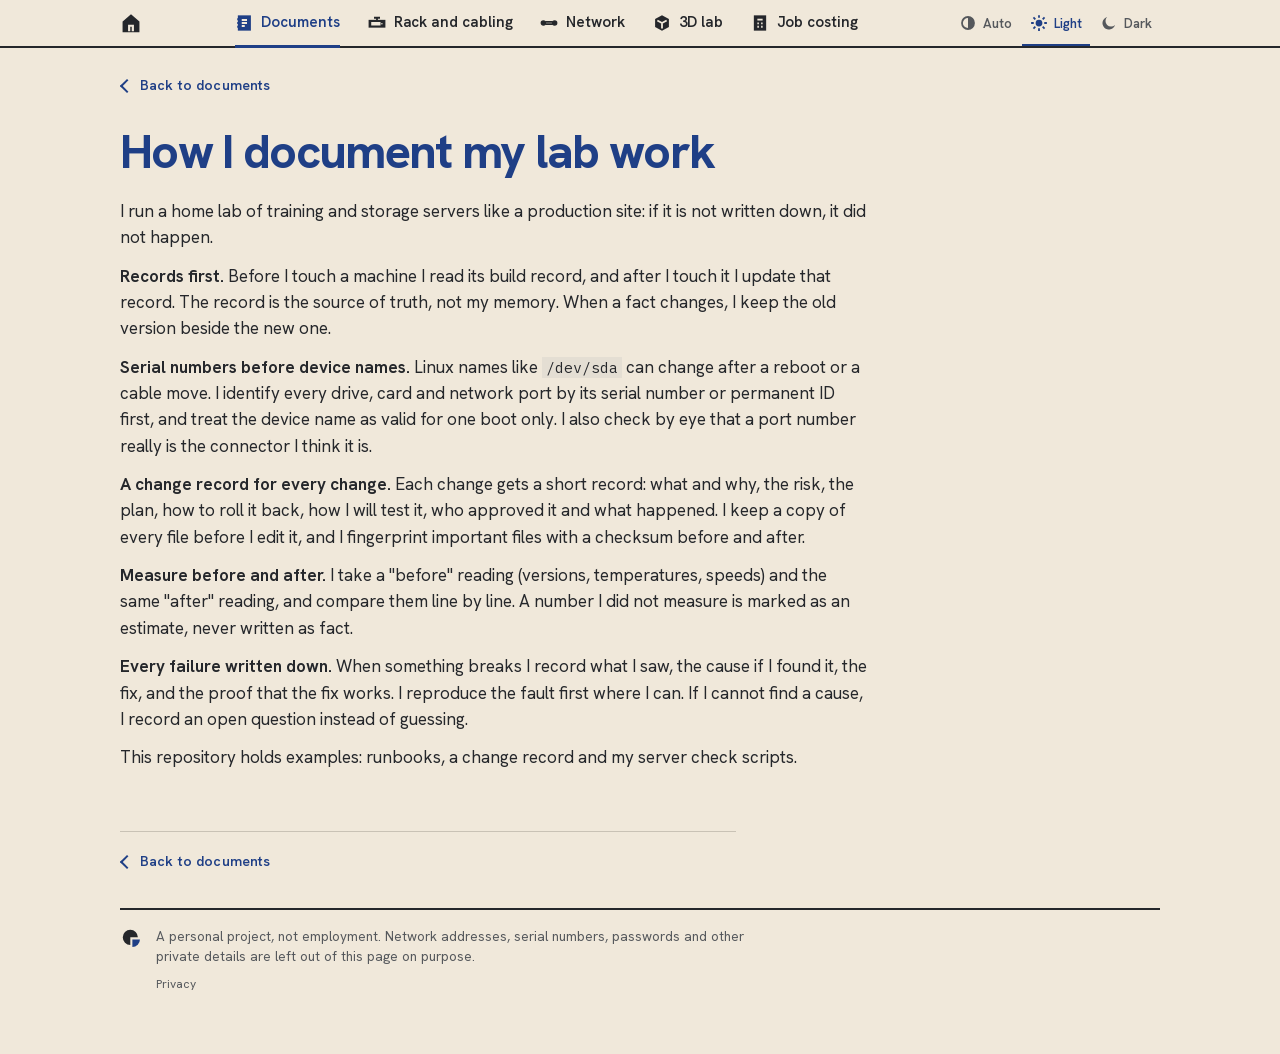
<file: docs/HOW-I-DOCUMENT.html>
<!DOCTYPE html>
<html lang="en-AU"><head><meta charset="utf-8"><meta name="viewport" content="width=device-width, initial-scale=1, viewport-fit=cover">
<title>How I document my lab work</title><meta name="color-scheme" content="light dark">
<link rel="icon" type="image/svg+xml" href="data:image/svg+xml,%3Csvg xmlns='http://www.w3.org/2000/svg' viewBox='0 0 64 64'%3E%3Cstyle%3E.f{fill:%2325272B}.q{fill:%231F3F86}%40media (prefers-color-scheme:dark){.f{fill:%23F1E9D8}.q{fill:%2386A6E2}}%3C/style%3E%3Cpath class='f' d='M30 30V52A22 22 0 1 1 52 30Z'/%3E%3Cpath class='q' d='M36 36H58A22 22 0 0 1 36 58Z'/%3E%3C/svg%3E">
<script>try{var t=localStorage.getItem("theme")}catch(e){}if(t==="auto")document.documentElement.setAttribute("data-auto","");else document.documentElement.setAttribute("data-theme",t==="dark"?"dark":"light")</script>
<link rel="stylesheet" href="../assets/theme.css?v=202610210933">
<script src="../assets/theme-toggle.js?v=202610210850" defer></script>
<script src="../assets/visits.js?v=202610210933" defer></script></head>
<body>
<nav class="topnav" aria-label="Site"><div class="in"><a class="home" href="../index.html" aria-label="Home" title="Home"><svg class="ic" viewBox="0 0 24 24" aria-hidden="true" focusable="false" stroke-linecap="butt" stroke-linejoin="miter"><defs><mask id="ic21-home-m" maskUnits="userSpaceOnUse" x="0" y="0" width="24" height="24"><rect width="24" height="24" fill="#FFFFFF"/><path d="M10 21v-6h4v6" fill="none" stroke="#000000" stroke-width="2.4"/></mask></defs><g mask="url(#ic21-home-m)"><path d="M4 11l8-7 8 7v10H4z" fill="currentColor" stroke="currentColor" stroke-width="2.4"/></g></svg><span>Home</span></a><a href="../index.html#docs" aria-current="page"><svg class="ic" viewBox="0 0 24 24" aria-hidden="true" focusable="false" stroke-linecap="butt" stroke-linejoin="miter"><defs><mask id="ic22-journal-m" maskUnits="userSpaceOnUse" x="0" y="0" width="24" height="24"><rect width="24" height="24" fill="#FFFFFF"/><path d="M9 8h7M9 12h7M9 16h4" fill="none" stroke="#000000" stroke-width="2.4"/></mask></defs><g mask="url(#ic22-journal-m)"><rect x="5" y="3" width="15" height="18" fill="currentColor" stroke="currentColor" stroke-width="2.4"/></g><path d="M5 7H3M5 12H3M5 17H3" fill="none" stroke="currentColor" stroke-width="2.4"/></svg><span>Documents</span></a><a href="../rack-and-cabling.html"><svg class="ic" viewBox="0 0 24 24" aria-hidden="true" focusable="false" stroke-linecap="butt" stroke-linejoin="miter"><defs><mask id="ic23-switch-m" maskUnits="userSpaceOnUse" x="0" y="0" width="24" height="24"><rect width="24" height="24" fill="#FFFFFF"/><path d="M5.5 12h2v2h-2zM9.5 12h2v2h-2zM13.5 12h2v2h-2z" fill="none" stroke="#000000" stroke-width="2.4"/><circle cx="18.5" cy="13" r="1" fill="#000000"/></mask></defs><g mask="url(#ic23-switch-m)"><rect x="2" y="9" width="20" height="8" fill="currentColor" stroke="currentColor" stroke-width="2.4"/></g><path d="M12 9V5M8 5h8" fill="none" stroke="currentColor" stroke-width="2.4"/></svg><span>Rack and cabling</span></a><a href="../network.html"><svg class="ic" viewBox="0 0 24 24" aria-hidden="true" focusable="false" stroke-linecap="butt" stroke-linejoin="miter"><circle cx="4.5" cy="12" r="2.5" fill="currentColor" stroke="currentColor" stroke-width="2.4"/><circle cx="19.5" cy="12" r="2.5" fill="currentColor" stroke="currentColor" stroke-width="2.4"/><path d="M7 10.5h10M7 13.5h10" fill="none" stroke="currentColor" stroke-width="2.4"/></svg><span>Network</span></a><a href="../lab-3d.html"><svg class="ic" viewBox="0 0 24 24" aria-hidden="true" focusable="false" stroke-linecap="butt" stroke-linejoin="miter"><defs><mask id="icn-lab3d-m" maskUnits="userSpaceOnUse" x="0" y="0" width="24" height="24"><rect width="24" height="24" fill="#FFFFFF"/><path d="M5.8 8.6L12 12l6.2-3.4M12 12v7.4" fill="none" stroke="#000000" stroke-width="2.4"/></mask></defs><g mask="url(#icn-lab3d-m)"><path d="M12 3l8 4.5v9L12 21l-8-4.5v-9z" fill="currentColor" stroke="currentColor" stroke-width="2.4"/></g></svg><span>3D lab</span></a><a href="../job-costing.html"><svg class="ic" viewBox="0 0 24 24" aria-hidden="true" focusable="false" stroke-linecap="butt" stroke-linejoin="miter"><defs><mask id="icn-jobcost-m" maskUnits="userSpaceOnUse" x="0" y="0" width="24" height="24"><rect width="24" height="24" fill="#FFFFFF"/><path d="M8.5 7.5h7" fill="none" stroke="#000000" stroke-width="2.4"/><path d="M8.5 12.5h2M13.5 12.5h2M8.5 17h2M13.5 17h2" fill="none" stroke="#000000" stroke-width="2.4"/></mask></defs><g mask="url(#icn-jobcost-m)"><rect x="5" y="3" width="14" height="18" fill="currentColor" stroke="currentColor" stroke-width="2.4"/></g></svg><span>Job costing</span></a></div></nav>
<main class="doc">
<p class="back"><a href="../index.html#docs">Back to documents</a></p>
<header class="dochead"><h1>How I document my lab work</h1><div class="intro"><p>I run a home lab of training and storage servers like a production site: if it is not written down, it did not happen.</p>
<p><strong>Records first.</strong> Before I touch a machine I read its build record, and after I touch it I update that record. The record is the source of truth, not my memory. When a fact changes, I keep the old version beside the new one.</p>
<p><strong>Serial numbers before device names.</strong> Linux names like <code>/dev/sda</code> can change after a reboot or a cable move. I identify every drive, card and network port by its serial number or permanent ID first, and treat the device name as valid for one boot only. I also check by eye that a port number really is the connector I think it is.</p>
<p><strong>A change record for every change.</strong> Each change gets a short record: what and why, the risk, the plan, how to roll it back, how I will test it, who approved it and what happened. I keep a copy of every file before I edit it, and I fingerprint important files with a checksum before and after.</p>
<p><strong>Measure before and after.</strong> I take a "before" reading (versions, temperatures, speeds) and the same "after" reading, and compare them line by line. A number I did not measure is marked as an estimate, never written as fact.</p>
<p><strong>Every failure written down.</strong> When something breaks I record what I saw, the cause if I found it, the fix, and the proof that the fix works. I reproduce the fault first where I can. If I cannot find a cause, I record an open question instead of guessing.</p>
<p>This repository holds examples: runbooks, a change record and my server check scripts.</p></div></header>

<p class="back back-end"><a href="../index.html#docs">Back to documents</a></p>
</main>
<div class="wrap"><footer><svg class="mark" viewBox="0 0 64 64" aria-hidden="true" focusable="false"><path d="M30 30V52A22 22 0 1 1 52 30Z" fill="var(--ds-ink)"/><path d="M36 36H58A22 22 0 0 1 36 58Z" fill="var(--ds-mark-q)"/></svg><span>A personal project, not employment. Network addresses, serial numbers, passwords and other private details are left out of this page on purpose.<a class="privacy" href="../visits.html">Privacy</a></span></footer></div>
</body></html>
</file>
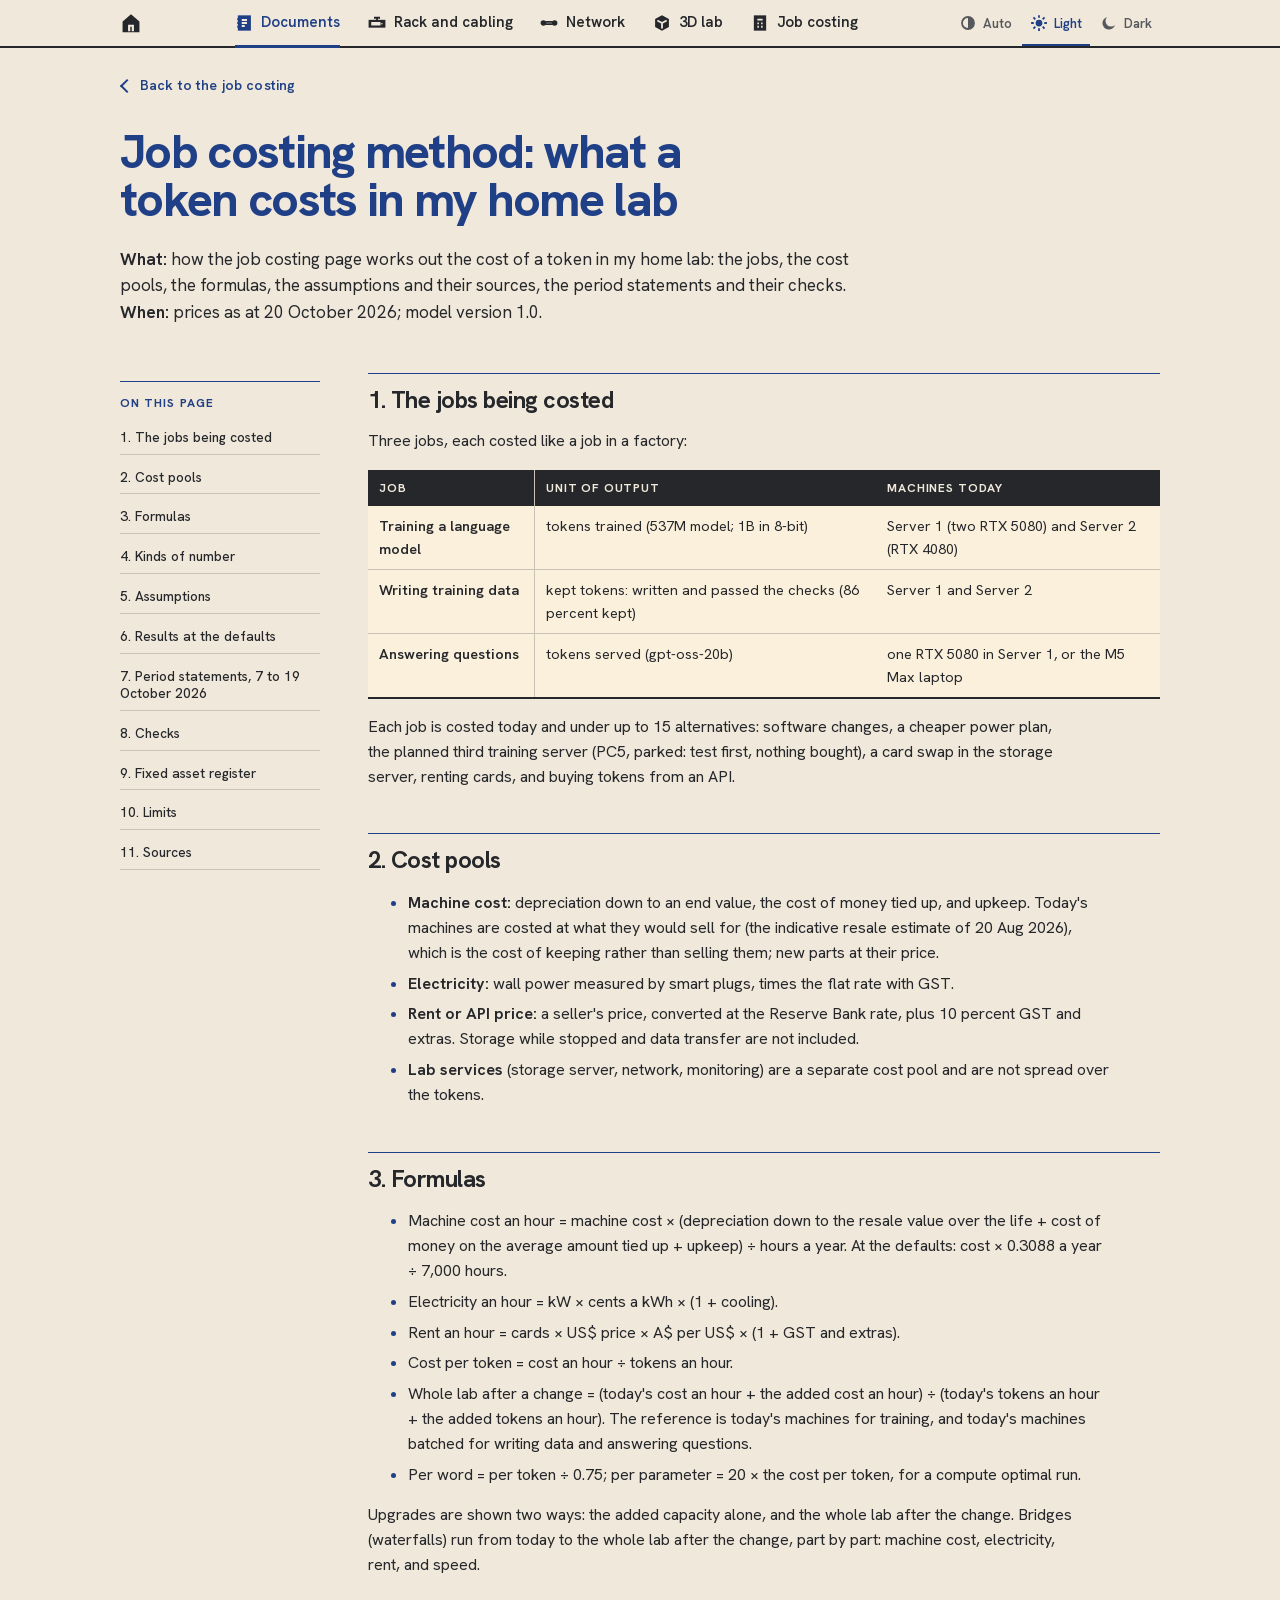
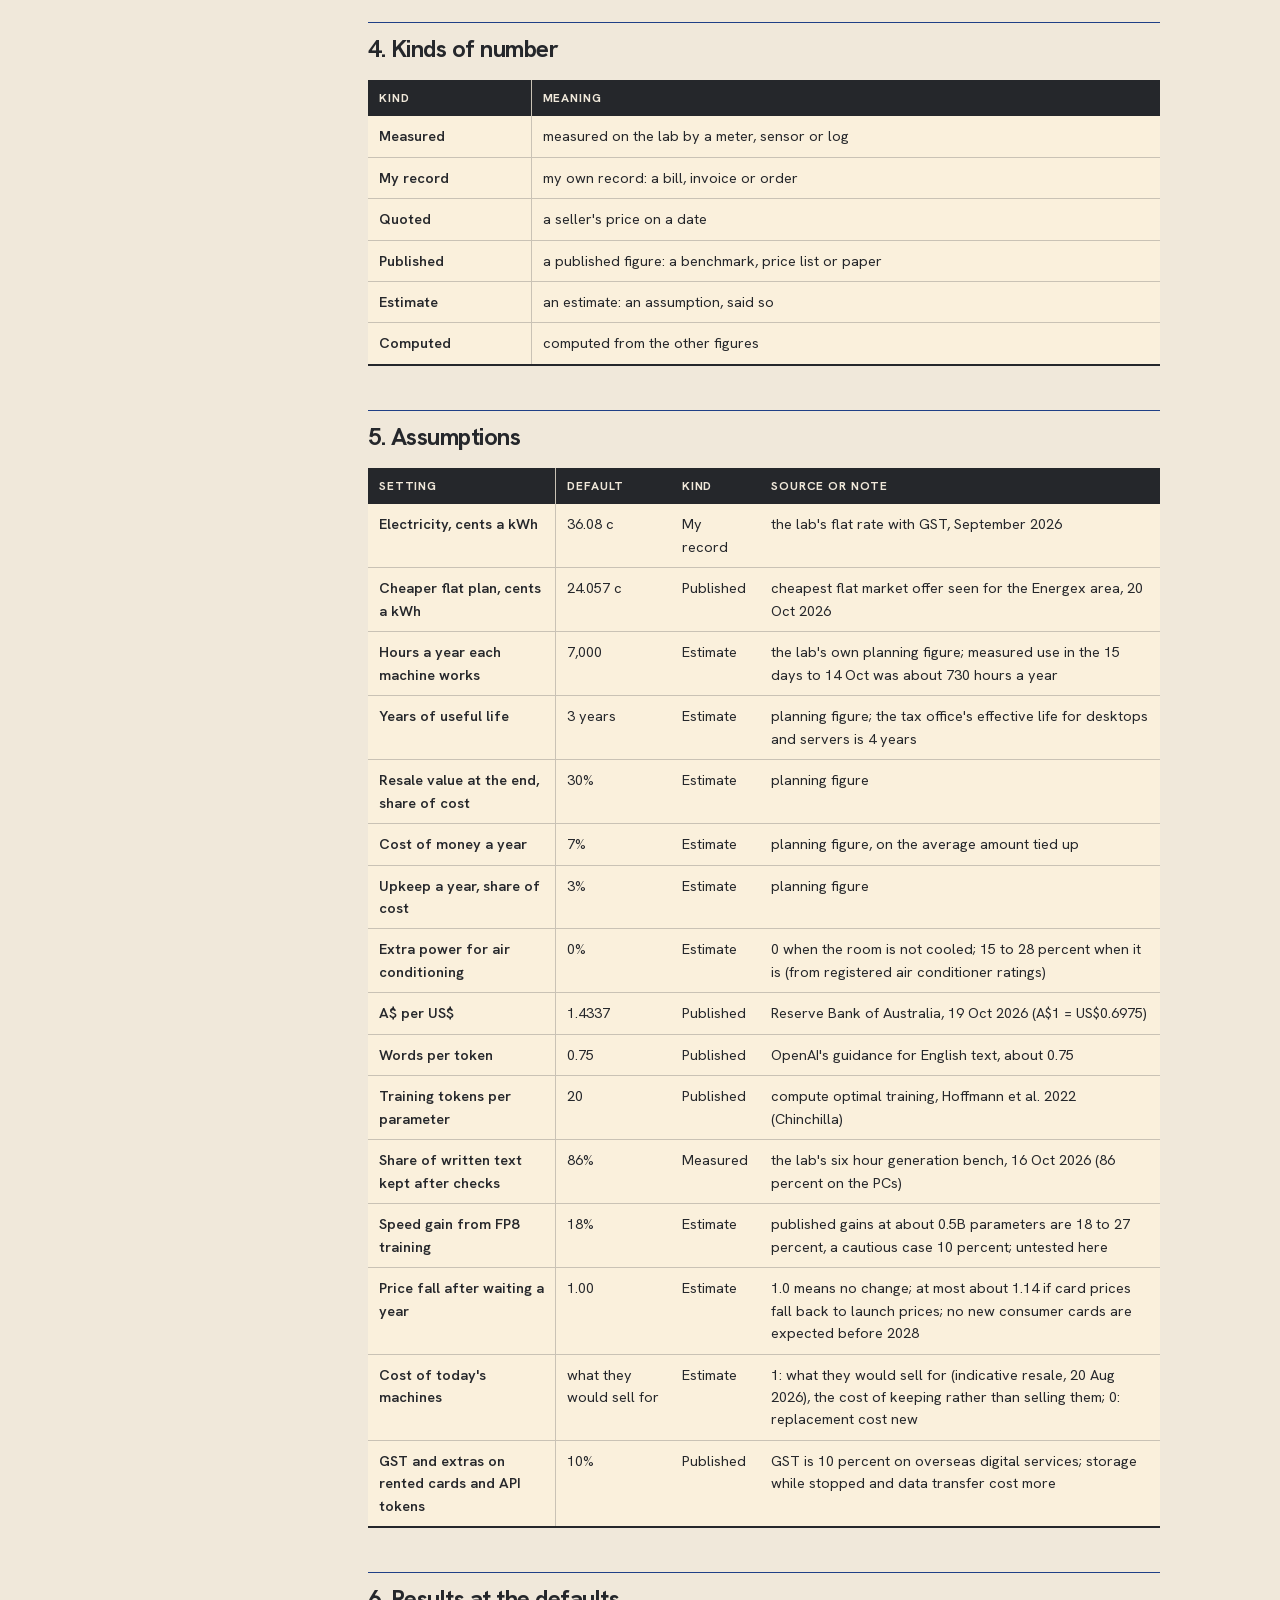
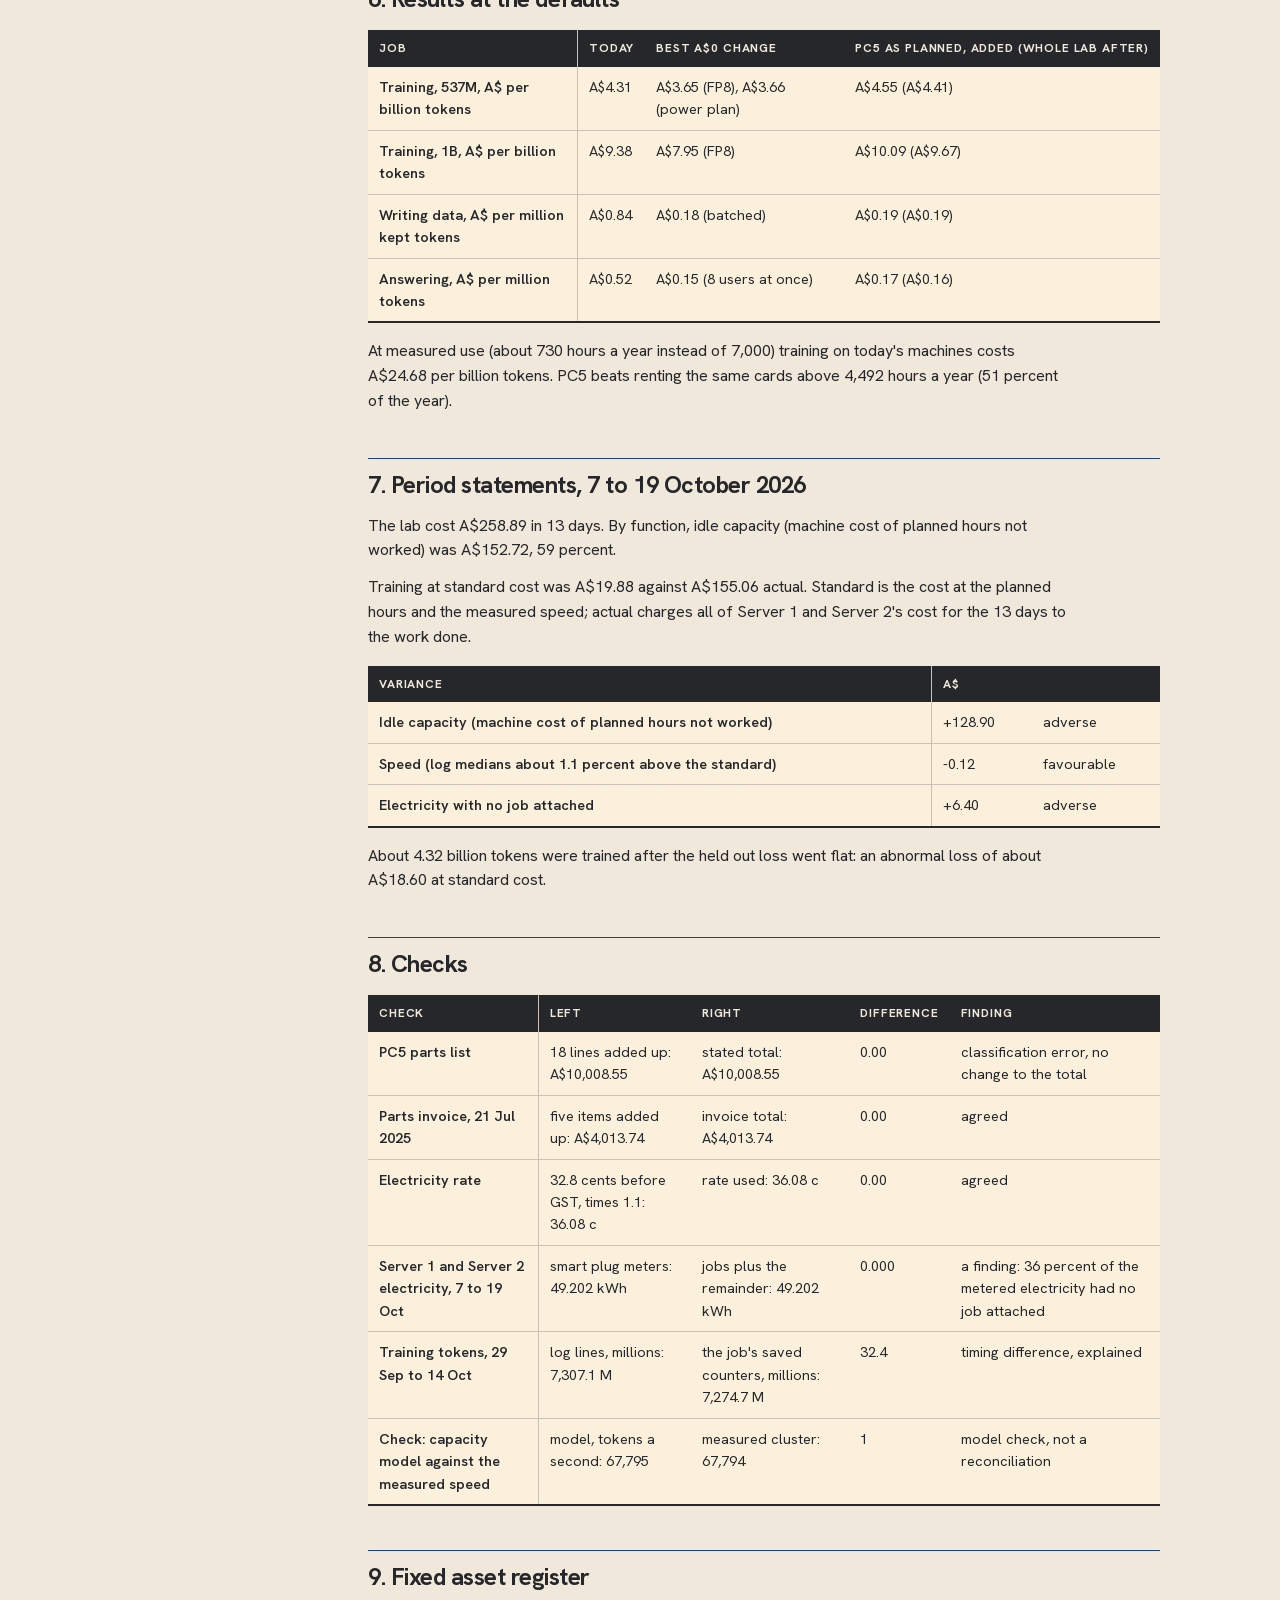
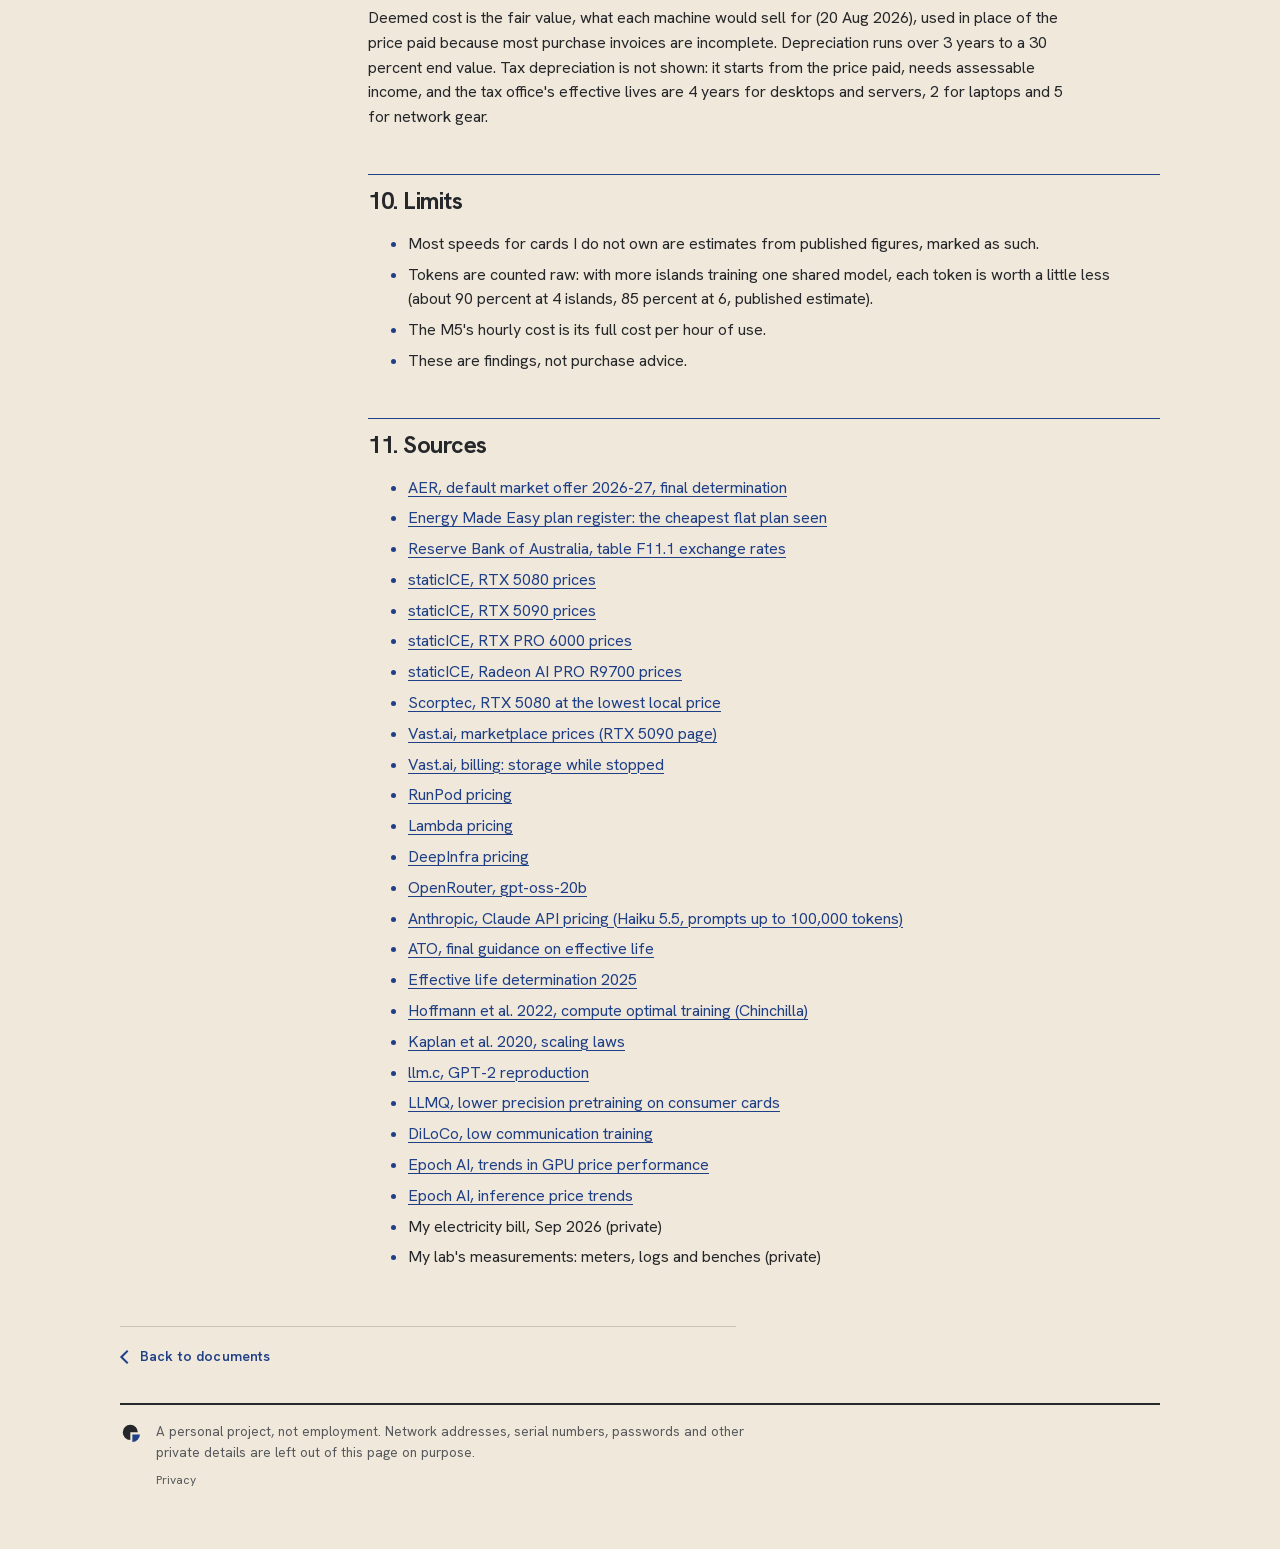
<file: docs/job-costing-method.html>
<!DOCTYPE html>
<html lang="en-AU"><head><meta charset="utf-8"><meta name="viewport" content="width=device-width, initial-scale=1, viewport-fit=cover">
<title>Job costing method: what a token costs in my home lab</title><meta name="color-scheme" content="light dark">
<link rel="icon" type="image/svg+xml" href="data:image/svg+xml,%3Csvg xmlns='http://www.w3.org/2000/svg' viewBox='0 0 64 64'%3E%3Cstyle%3E.f{fill:%2325272B}.q{fill:%231F3F86}%40media (prefers-color-scheme:dark){.f{fill:%23F1E9D8}.q{fill:%2386A6E2}}%3C/style%3E%3Cpath class='f' d='M30 30V52A22 22 0 1 1 52 30Z'/%3E%3Cpath class='q' d='M36 36H58A22 22 0 0 1 36 58Z'/%3E%3C/svg%3E">
<script>try{var t=localStorage.getItem("theme")}catch(e){}if(t==="auto")document.documentElement.setAttribute("data-auto","");else document.documentElement.setAttribute("data-theme",t==="dark"?"dark":"light")</script>
<link rel="stylesheet" href="../assets/theme.css?v=202610210933">
<script src="../assets/theme-toggle.js?v=202610210850" defer></script>
<script src="../assets/visits.js?v=202610210933" defer></script></head>
<body>
<nav class="topnav" aria-label="Site"><div class="in"><a class="home" href="../index.html" aria-label="Home" title="Home"><svg class="ic" viewBox="0 0 24 24" aria-hidden="true" focusable="false" stroke-linecap="butt" stroke-linejoin="miter"><defs><mask id="ic1-home-m" maskUnits="userSpaceOnUse" x="0" y="0" width="24" height="24"><rect width="24" height="24" fill="#FFFFFF"/><path d="M10 21v-6h4v6" fill="none" stroke="#000000" stroke-width="2.4"/></mask></defs><g mask="url(#ic1-home-m)"><path d="M4 11l8-7 8 7v10H4z" fill="currentColor" stroke="currentColor" stroke-width="2.4"/></g></svg><span>Home</span></a><a href="../index.html#docs" aria-current="page"><svg class="ic" viewBox="0 0 24 24" aria-hidden="true" focusable="false" stroke-linecap="butt" stroke-linejoin="miter"><defs><mask id="ic2-journal-m" maskUnits="userSpaceOnUse" x="0" y="0" width="24" height="24"><rect width="24" height="24" fill="#FFFFFF"/><path d="M9 8h7M9 12h7M9 16h4" fill="none" stroke="#000000" stroke-width="2.4"/></mask></defs><g mask="url(#ic2-journal-m)"><rect x="5" y="3" width="15" height="18" fill="currentColor" stroke="currentColor" stroke-width="2.4"/></g><path d="M5 7H3M5 12H3M5 17H3" fill="none" stroke="currentColor" stroke-width="2.4"/></svg><span>Documents</span></a><a href="../rack-and-cabling.html"><svg class="ic" viewBox="0 0 24 24" aria-hidden="true" focusable="false" stroke-linecap="butt" stroke-linejoin="miter"><defs><mask id="ic3-switch-m" maskUnits="userSpaceOnUse" x="0" y="0" width="24" height="24"><rect width="24" height="24" fill="#FFFFFF"/><path d="M5.5 12h2v2h-2zM9.5 12h2v2h-2zM13.5 12h2v2h-2z" fill="none" stroke="#000000" stroke-width="2.4"/><circle cx="18.5" cy="13" r="1" fill="#000000"/></mask></defs><g mask="url(#ic3-switch-m)"><rect x="2" y="9" width="20" height="8" fill="currentColor" stroke="currentColor" stroke-width="2.4"/></g><path d="M12 9V5M8 5h8" fill="none" stroke="currentColor" stroke-width="2.4"/></svg><span>Rack and cabling</span></a><a href="../network.html"><svg class="ic" viewBox="0 0 24 24" aria-hidden="true" focusable="false" stroke-linecap="butt" stroke-linejoin="miter"><circle cx="4.5" cy="12" r="2.5" fill="currentColor" stroke="currentColor" stroke-width="2.4"/><circle cx="19.5" cy="12" r="2.5" fill="currentColor" stroke="currentColor" stroke-width="2.4"/><path d="M7 10.5h10M7 13.5h10" fill="none" stroke="currentColor" stroke-width="2.4"/></svg><span>Network</span></a><a href="../lab-3d.html"><svg class="ic" viewBox="0 0 24 24" aria-hidden="true" focusable="false" stroke-linecap="butt" stroke-linejoin="miter"><defs><mask id="icn-lab3d-m" maskUnits="userSpaceOnUse" x="0" y="0" width="24" height="24"><rect width="24" height="24" fill="#FFFFFF"/><path d="M5.8 8.6L12 12l6.2-3.4M12 12v7.4" fill="none" stroke="#000000" stroke-width="2.4"/></mask></defs><g mask="url(#icn-lab3d-m)"><path d="M12 3l8 4.5v9L12 21l-8-4.5v-9z" fill="currentColor" stroke="currentColor" stroke-width="2.4"/></g></svg><span>3D lab</span></a><a href="../job-costing.html"><svg class="ic" viewBox="0 0 24 24" aria-hidden="true" focusable="false" stroke-linecap="butt" stroke-linejoin="miter"><defs><mask id="icn-jobcost-m" maskUnits="userSpaceOnUse" x="0" y="0" width="24" height="24"><rect width="24" height="24" fill="#FFFFFF"/><path d="M8.5 7.5h7" fill="none" stroke="#000000" stroke-width="2.4"/><path d="M8.5 12.5h2M13.5 12.5h2M8.5 17h2M13.5 17h2" fill="none" stroke="#000000" stroke-width="2.4"/></mask></defs><g mask="url(#icn-jobcost-m)"><rect x="5" y="3" width="14" height="18" fill="currentColor" stroke="currentColor" stroke-width="2.4"/></g></svg><span>Job costing</span></a></div></nav>
<main class="doc">
<p class="back"><a href="../job-costing.html">Back to the job costing</a></p>
<header class="dochead"><h1>Job costing method: what a token costs in my home lab</h1><div class="intro"><p><strong>What:</strong> how the job costing page works out the cost of a token in my home lab: the jobs, the cost pools, the formulas, the assumptions and their sources, the period statements and their checks.
<strong>When:</strong> prices as at 20 October 2026; model version 1.0.</p></div></header>
<div class="docgrid"><nav class="toc" aria-label="On this page"><p class="toc-h">On this page</p><ol><li><a href="#s1">1. The jobs being costed</a></li><li><a href="#s2">2. Cost pools</a></li><li><a href="#s3">3. Formulas</a></li><li><a href="#s4">4. Kinds of number</a></li><li><a href="#s5">5. Assumptions</a></li><li><a href="#s6">6. Results at the defaults</a></li><li><a href="#s7">7. Period statements, 7 to 19 October 2026</a></li><li><a href="#s8">8. Checks</a></li><li><a href="#s9">9. Fixed asset register</a></li><li><a href="#s10">10. Limits</a></li><li><a href="#s11">11. Sources</a></li></ol></nav><div class="docbody"><h2 id="s1">1. The jobs being costed</h2>
<p>Three jobs, each costed like a job in a factory:</p>
<div class="tw"><table>
<thead>
<tr>
<th>Job</th>
<th>Unit of output</th>
<th>Machines today</th>
</tr>
</thead>
<tbody><tr>
<td>Training a language model</td>
<td>tokens trained (537M model; 1B in 8-bit)</td>
<td>Server 1 (two RTX 5080) and Server 2 (RTX 4080)</td>
</tr>
<tr>
<td>Writing training data</td>
<td>kept tokens: written and passed the checks (86 percent kept)</td>
<td>Server 1 and Server 2</td>
</tr>
<tr>
<td>Answering questions</td>
<td>tokens served (gpt-oss-20b)</td>
<td>one RTX 5080 in Server 1, or the M5 Max laptop</td>
</tr>
</tbody></table></div>
<p>Each job is costed today and under up to 15 alternatives: software changes, a cheaper power plan, the planned third training server (PC5, parked: test first, nothing bought), a card swap in the storage server, renting cards, and buying tokens from an API.</p>
<h2 id="s2">2. Cost pools</h2>
<ul>
<li><strong>Machine cost:</strong> depreciation down to an end value, the cost of money tied up, and upkeep. Today&#39;s machines are costed at what they would sell for (the indicative resale estimate of 20 Aug 2026), which is the cost of keeping rather than selling them; new parts at their price.</li>
<li><strong>Electricity:</strong> wall power measured by smart plugs, times the flat rate with GST.</li>
<li><strong>Rent or API price:</strong> a seller&#39;s price, converted at the Reserve Bank rate, plus 10 percent GST and extras. Storage while stopped and data transfer are not included.</li>
<li><strong>Lab services</strong> (storage server, network, monitoring) are a separate cost pool and are not spread over the tokens.</li>
</ul>
<h2 id="s3">3. Formulas</h2>
<ul>
<li>Machine cost an hour = machine cost × (depreciation down to the resale value over the life + cost of money on the average amount tied up + upkeep) ÷ hours a year. At the defaults: cost × 0.3088 a year ÷ 7,000 hours.</li>
<li>Electricity an hour = kW × cents a kWh × (1 + cooling).</li>
<li>Rent an hour = cards × US$ price × A$ per US$ × (1 + GST and extras).</li>
<li>Cost per token = cost an hour ÷ tokens an hour.</li>
<li>Whole lab after a change = (today&#39;s cost an hour + the added cost an hour) ÷ (today&#39;s tokens an hour + the added tokens an hour). The reference is today&#39;s machines for training, and today&#39;s machines batched for writing data and answering questions.</li>
<li>Per word = per token ÷ 0.75; per parameter = 20 × the cost per token, for a compute optimal run.</li>
</ul>
<p>Upgrades are shown two ways: the added capacity alone, and the whole lab after the change. Bridges (waterfalls) run from today to the whole lab after the change, part by part: machine cost, electricity, rent, and speed.</p>
<h2 id="s4">4. Kinds of number</h2>
<div class="tw"><table>
<thead>
<tr>
<th>Kind</th>
<th>Meaning</th>
</tr>
</thead>
<tbody><tr>
<td>Measured</td>
<td>measured on the lab by a meter, sensor or log</td>
</tr>
<tr>
<td>My record</td>
<td>my own record: a bill, invoice or order</td>
</tr>
<tr>
<td>Quoted</td>
<td>a seller&#39;s price on a date</td>
</tr>
<tr>
<td>Published</td>
<td>a published figure: a benchmark, price list or paper</td>
</tr>
<tr>
<td>Estimate</td>
<td>an estimate: an assumption, said so</td>
</tr>
<tr>
<td>Computed</td>
<td>computed from the other figures</td>
</tr>
</tbody></table></div>
<h2 id="s5">5. Assumptions</h2>
<div class="tw"><table>
<thead>
<tr>
<th>Setting</th>
<th>Default</th>
<th>Kind</th>
<th>Source or note</th>
</tr>
</thead>
<tbody><tr>
<td>Electricity, cents a kWh</td>
<td>36.08 c</td>
<td>My record</td>
<td>the lab&#39;s flat rate with GST, September 2026</td>
</tr>
<tr>
<td>Cheaper flat plan, cents a kWh</td>
<td>24.057 c</td>
<td>Published</td>
<td>cheapest flat market offer seen for the Energex area, 20 Oct 2026</td>
</tr>
<tr>
<td>Hours a year each machine works</td>
<td>7,000</td>
<td>Estimate</td>
<td>the lab&#39;s own planning figure; measured use in the 15 days to 14 Oct was about 730 hours a year</td>
</tr>
<tr>
<td>Years of useful life</td>
<td>3 years</td>
<td>Estimate</td>
<td>planning figure; the tax office&#39;s effective life for desktops and servers is 4 years</td>
</tr>
<tr>
<td>Resale value at the end, share of cost</td>
<td>30%</td>
<td>Estimate</td>
<td>planning figure</td>
</tr>
<tr>
<td>Cost of money a year</td>
<td>7%</td>
<td>Estimate</td>
<td>planning figure, on the average amount tied up</td>
</tr>
<tr>
<td>Upkeep a year, share of cost</td>
<td>3%</td>
<td>Estimate</td>
<td>planning figure</td>
</tr>
<tr>
<td>Extra power for air conditioning</td>
<td>0%</td>
<td>Estimate</td>
<td>0 when the room is not cooled; 15 to 28 percent when it is (from registered air conditioner ratings)</td>
</tr>
<tr>
<td>A$ per US$</td>
<td>1.4337</td>
<td>Published</td>
<td>Reserve Bank of Australia, 19 Oct 2026 (A$1 = US$0.6975)</td>
</tr>
<tr>
<td>Words per token</td>
<td>0.75</td>
<td>Published</td>
<td>OpenAI&#39;s guidance for English text, about 0.75</td>
</tr>
<tr>
<td>Training tokens per parameter</td>
<td>20</td>
<td>Published</td>
<td>compute optimal training, Hoffmann et al. 2022 (Chinchilla)</td>
</tr>
<tr>
<td>Share of written text kept after checks</td>
<td>86%</td>
<td>Measured</td>
<td>the lab&#39;s six hour generation bench, 16 Oct 2026 (86 percent on the PCs)</td>
</tr>
<tr>
<td>Speed gain from FP8 training</td>
<td>18%</td>
<td>Estimate</td>
<td>published gains at about 0.5B parameters are 18 to 27 percent, a cautious case 10 percent; untested here</td>
</tr>
<tr>
<td>Price fall after waiting a year</td>
<td>1.00</td>
<td>Estimate</td>
<td>1.0 means no change; at most about 1.14 if card prices fall back to launch prices; no new consumer cards are expected before 2028</td>
</tr>
<tr>
<td>Cost of today&#39;s machines</td>
<td>what they would sell for</td>
<td>Estimate</td>
<td>1: what they would sell for (indicative resale, 20 Aug 2026), the cost of keeping rather than selling them; 0: replacement cost new</td>
</tr>
<tr>
<td>GST and extras on rented cards and API tokens</td>
<td>10%</td>
<td>Published</td>
<td>GST is 10 percent on overseas digital services; storage while stopped and data transfer cost more</td>
</tr>
</tbody></table></div>
<h2 id="s6">6. Results at the defaults</h2>
<div class="tw"><table>
<thead>
<tr>
<th>Job</th>
<th>Today</th>
<th>Best A$0 change</th>
<th>PC5 as planned, added (whole lab after)</th>
</tr>
</thead>
<tbody><tr>
<td>Training, 537M, A$ per billion tokens</td>
<td>A$4.31</td>
<td>A$3.65 (FP8), A$3.66 (power plan)</td>
<td>A$4.55 (A$4.41)</td>
</tr>
<tr>
<td>Training, 1B, A$ per billion tokens</td>
<td>A$9.38</td>
<td>A$7.95 (FP8)</td>
<td>A$10.09 (A$9.67)</td>
</tr>
<tr>
<td>Writing data, A$ per million kept tokens</td>
<td>A$0.84</td>
<td>A$0.18 (batched)</td>
<td>A$0.19 (A$0.19)</td>
</tr>
<tr>
<td>Answering, A$ per million tokens</td>
<td>A$0.52</td>
<td>A$0.15 (8 users at once)</td>
<td>A$0.17 (A$0.16)</td>
</tr>
</tbody></table></div>
<p>At measured use (about 730 hours a year instead of 7,000) training on today&#39;s machines costs A$24.68 per billion tokens. PC5 beats renting the same cards above 4,492 hours a year (51 percent of the year).</p>
<h2 id="s7">7. Period statements, 7 to 19 October 2026</h2>
<p>The lab cost A$258.89 in 13 days. By function, idle capacity (machine cost of planned hours not worked) was A$152.72, 59 percent.</p>
<p>Training at standard cost was A$19.88 against A$155.06 actual. Standard is the cost at the planned hours and the measured speed; actual charges all of Server 1 and Server 2&#39;s cost for the 13 days to the work done.</p>
<div class="tw"><table>
<thead>
<tr>
<th>Variance</th>
<th>A$</th>
<th></th>
</tr>
</thead>
<tbody><tr>
<td>Idle capacity (machine cost of planned hours not worked)</td>
<td>+128.90</td>
<td>adverse</td>
</tr>
<tr>
<td>Speed (log medians about 1.1 percent above the standard)</td>
<td>-0.12</td>
<td>favourable</td>
</tr>
<tr>
<td>Electricity with no job attached</td>
<td>+6.40</td>
<td>adverse</td>
</tr>
</tbody></table></div>
<p>About 4.32 billion tokens were trained after the held out loss went flat: an abnormal loss of about A$18.60 at standard cost.</p>
<h2 id="s8">8. Checks</h2>
<div class="tw"><table>
<thead>
<tr>
<th>Check</th>
<th>Left</th>
<th>Right</th>
<th>Difference</th>
<th>Finding</th>
</tr>
</thead>
<tbody><tr>
<td>PC5 parts list</td>
<td>18 lines added up: A$10,008.55</td>
<td>stated total: A$10,008.55</td>
<td>0.00</td>
<td>classification error, no change to the total</td>
</tr>
<tr>
<td>Parts invoice, 21 Jul 2025</td>
<td>five items added up: A$4,013.74</td>
<td>invoice total: A$4,013.74</td>
<td>0.00</td>
<td>agreed</td>
</tr>
<tr>
<td>Electricity rate</td>
<td>32.8 cents before GST, times 1.1: 36.08 c</td>
<td>rate used: 36.08 c</td>
<td>0.00</td>
<td>agreed</td>
</tr>
<tr>
<td>Server 1 and Server 2 electricity, 7 to 19 Oct</td>
<td>smart plug meters: 49.202 kWh</td>
<td>jobs plus the remainder: 49.202 kWh</td>
<td>0.000</td>
<td>a finding: 36 percent of the metered electricity had no job attached</td>
</tr>
<tr>
<td>Training tokens, 29 Sep to 14 Oct</td>
<td>log lines, millions: 7,307.1 M</td>
<td>the job&#39;s saved counters, millions: 7,274.7 M</td>
<td>32.4</td>
<td>timing difference, explained</td>
</tr>
<tr>
<td>Check: capacity model against the measured speed</td>
<td>model, tokens a second: 67,795</td>
<td>measured cluster: 67,794</td>
<td>1</td>
<td>model check, not a reconciliation</td>
</tr>
</tbody></table></div>
<h2 id="s9">9. Fixed asset register</h2>
<p>Deemed cost is the fair value, what each machine would sell for (20 Aug 2026), used in place of the price paid because most purchase invoices are incomplete. Depreciation runs over 3 years to a 30 percent end value. Tax depreciation is not shown: it starts from the price paid, needs assessable income, and the tax office&#39;s effective lives are 4 years for desktops and servers, 2 for laptops and 5 for network gear.</p>
<h2 id="s10">10. Limits</h2>
<ul>
<li>Most speeds for cards I do not own are estimates from published figures, marked as such.</li>
<li>Tokens are counted raw: with more islands training one shared model, each token is worth a little less (about 90 percent at 4 islands, 85 percent at 6, published estimate).</li>
<li>The M5&#39;s hourly cost is its full cost per hour of use.</li>
<li>These are findings, not purchase advice.</li>
</ul>
<h2 id="s11">11. Sources</h2>
<ul>
<li><a href="https://www.aer.gov.au/system/files/2026-05/AER%20-%20Final%20determination%20-%20Default%20market%20offer%202026%E2%80%9327.pdf">AER, default market offer 2026-27, final determination</a></li>
<li><a href="https://cdr.energymadeeasy.gov.au/alinta/cds-au/v1/energy/plans/ALI1164888MRE1%40EME">Energy Made Easy plan register: the cheapest flat plan seen</a></li>
<li><a href="https://www.rba.gov.au/statistics/tables/csv/f11.1-data.csv">Reserve Bank of Australia, table F11.1 exchange rates</a></li>
<li><a href="https://www.staticice.com.au/cgi-bin/search.cgi?q=rtx%205080%2016gb%20-laptop%20-block%20-mobile%20-notebook&links=200">staticICE, RTX 5080 prices</a></li>
<li><a href="https://www.staticice.com.au/cgi-bin/search.cgi?q=rtx%205090%2032gb%20-laptop%20-block%20-mobile%20-notebook&links=200">staticICE, RTX 5090 prices</a></li>
<li><a href="https://www.staticice.com.au/cgi-bin/search.cgi?q=rtx%20pro%206000&links=200">staticICE, RTX PRO 6000 prices</a></li>
<li><a href="https://www.staticice.com.au/cgi-bin/search.cgi?q=r9700&links=200">staticICE, Radeon AI PRO R9700 prices</a></li>
<li><a href="https://www.scorptec.com.au/product/graphics-cards/nvidia/126954-ne75080019t2-gb2035s">Scorptec, RTX 5080 at the lowest local price</a></li>
<li><a href="https://vast.ai/pricing/gpu/RTX-5090">Vast.ai, marketplace prices (RTX 5090 page)</a></li>
<li><a href="https://docs.vast.ai/documentation/reference/billing">Vast.ai, billing: storage while stopped</a></li>
<li><a href="https://www.runpod.io/pricing">RunPod pricing</a></li>
<li><a href="https://lambda.ai/pricing">Lambda pricing</a></li>
<li><a href="https://deepinfra.com/pricing">DeepInfra pricing</a></li>
<li><a href="https://openrouter.ai/openai/gpt-oss-20b">OpenRouter, gpt-oss-20b</a></li>
<li><a href="https://platform.claude.com/docs/en/about-claude/pricing">Anthropic, Claude API pricing (Haiku 5.5, prompts up to 100,000 tokens)</a></li>
<li><a href="https://www.ato.gov.au/businesses-and-organisations/business-bulletins-newsroom/final-guidance-effective-life-of-assets">ATO, final guidance on effective life</a></li>
<li><a href="https://www.legislation.gov.au/F2025L01097">Effective life determination 2025</a></li>
<li><a href="https://ar5iv.labs.arxiv.org/html/2203.15556">Hoffmann et al. 2022, compute optimal training (Chinchilla)</a></li>
<li><a href="https://arxiv.org/pdf/2001.08361">Kaplan et al. 2020, scaling laws</a></li>
<li><a href="https://github.com/karpathy/llm.c/discussions/481">llm.c, GPT-2 reproduction</a></li>
<li><a href="https://arxiv.org/pdf/2512.15306">LLMQ, lower precision pretraining on consumer cards</a></li>
<li><a href="https://arxiv.org/html/2311.08105v3">DiLoCo, low communication training</a></li>
<li><a href="https://epoch.ai/publications/trends-in-gpu-price-performance">Epoch AI, trends in GPU price performance</a></li>
<li><a href="https://epoch.ai/data-insights/ai-inference-price-trends">Epoch AI, inference price trends</a></li>
<li>My electricity bill, Sep 2026 (private)</li>
<li>My lab&#39;s measurements: meters, logs and benches (private)</li>
</ul>
</div></div>
<p class="back back-end"><a href="../index.html#docs">Back to documents</a></p>
</main>
<div class="wrap"><footer><svg class="mark" viewBox="0 0 64 64" aria-hidden="true" focusable="false"><path d="M30 30V52A22 22 0 1 1 52 30Z" fill="var(--ds-ink)"/><path d="M36 36H58A22 22 0 0 1 36 58Z" fill="var(--ds-mark-q)"/></svg><span>A personal project, not employment. Network addresses, serial numbers, passwords and other private details are left out of this page on purpose.<a class="privacy" href="../visits.html">Privacy</a></span></footer></div>
</body></html>
</file>
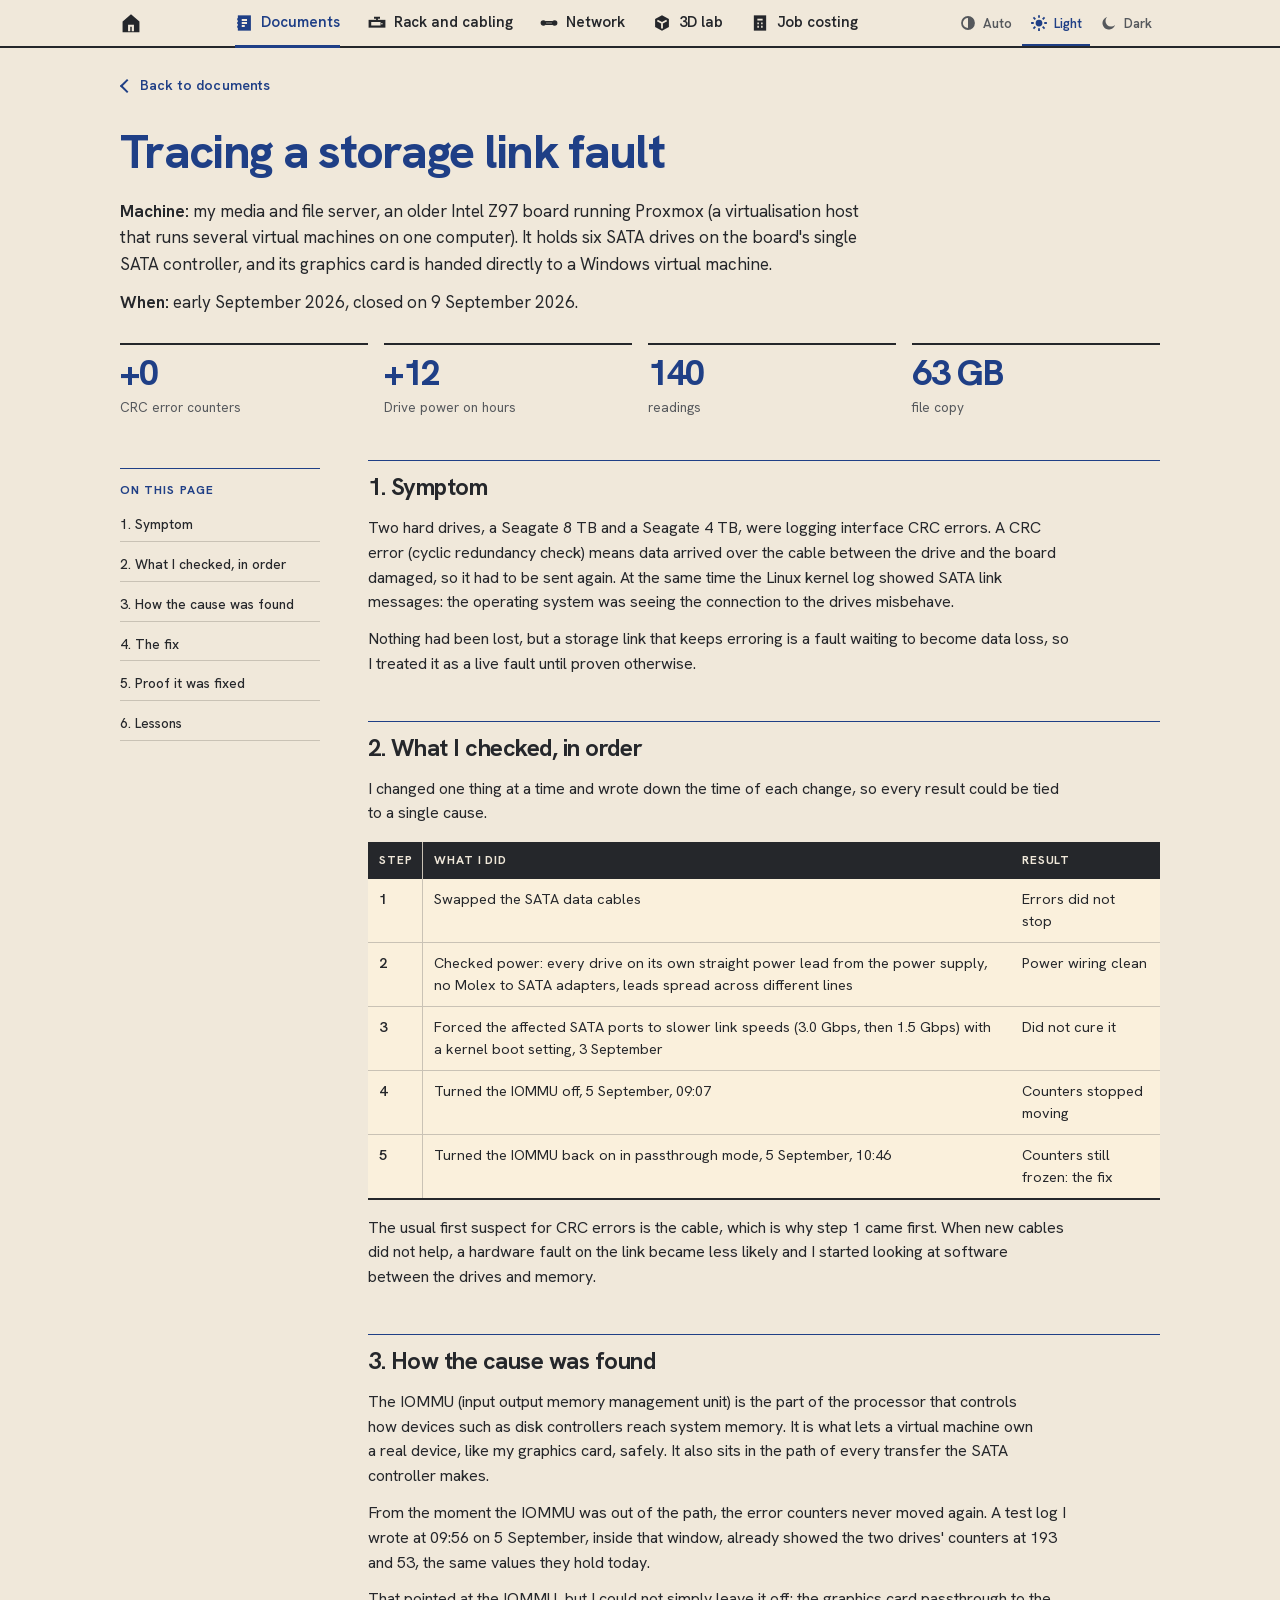
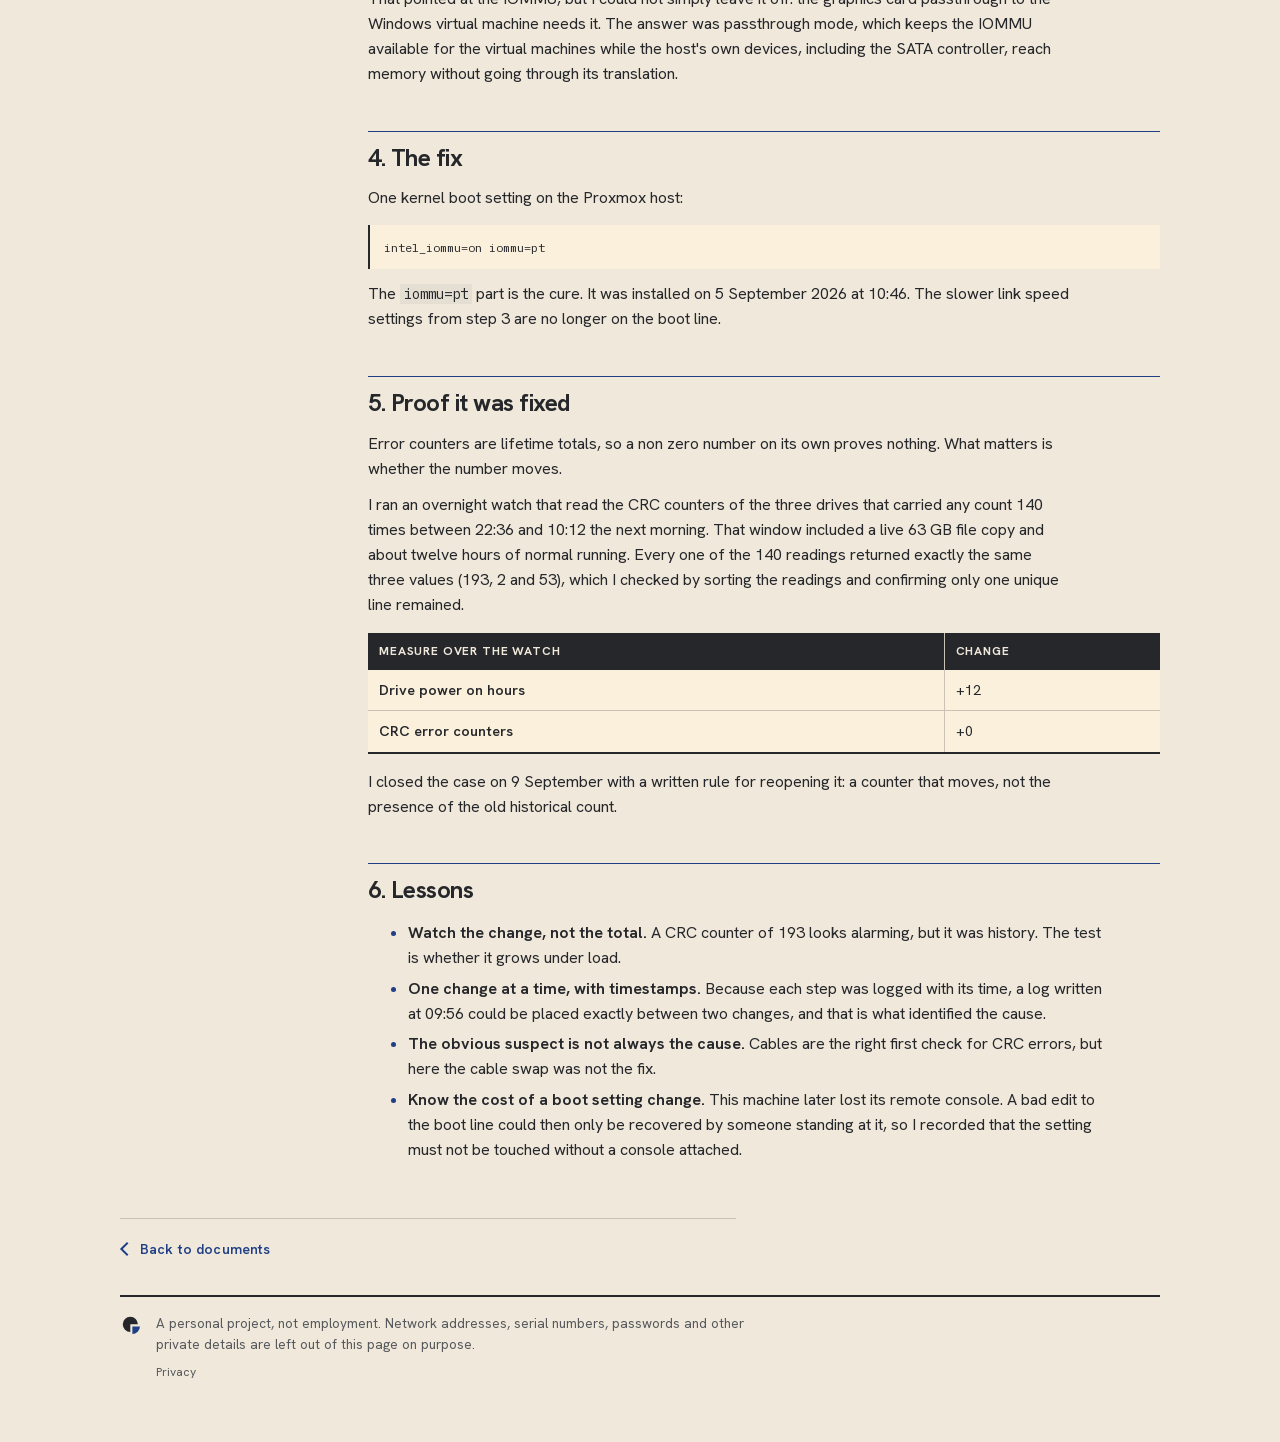
<file: docs/storage-link-fault.html>
<!DOCTYPE html>
<html lang="en-AU"><head><meta charset="utf-8"><meta name="viewport" content="width=device-width, initial-scale=1, viewport-fit=cover">
<title>Tracing a storage link fault</title><meta name="color-scheme" content="light dark">
<link rel="icon" type="image/svg+xml" href="data:image/svg+xml,%3Csvg xmlns='http://www.w3.org/2000/svg' viewBox='0 0 64 64'%3E%3Cstyle%3E.f{fill:%2325272B}.q{fill:%231F3F86}%40media (prefers-color-scheme:dark){.f{fill:%23F1E9D8}.q{fill:%2386A6E2}}%3C/style%3E%3Cpath class='f' d='M30 30V52A22 22 0 1 1 52 30Z'/%3E%3Cpath class='q' d='M36 36H58A22 22 0 0 1 36 58Z'/%3E%3C/svg%3E">
<script>try{var t=localStorage.getItem("theme")}catch(e){}if(t==="auto")document.documentElement.setAttribute("data-auto","");else document.documentElement.setAttribute("data-theme",t==="dark"?"dark":"light")</script>
<link rel="stylesheet" href="../assets/theme.css?v=202610210933">
<script src="../assets/theme-toggle.js?v=202610210850" defer></script>
<script src="../assets/visits.js?v=202610210933" defer></script></head>
<body>
<nav class="topnav" aria-label="Site"><div class="in"><a class="home" href="../index.html" aria-label="Home" title="Home"><svg class="ic" viewBox="0 0 24 24" aria-hidden="true" focusable="false" stroke-linecap="butt" stroke-linejoin="miter"><defs><mask id="ic33-home-m" maskUnits="userSpaceOnUse" x="0" y="0" width="24" height="24"><rect width="24" height="24" fill="#FFFFFF"/><path d="M10 21v-6h4v6" fill="none" stroke="#000000" stroke-width="2.4"/></mask></defs><g mask="url(#ic33-home-m)"><path d="M4 11l8-7 8 7v10H4z" fill="currentColor" stroke="currentColor" stroke-width="2.4"/></g></svg><span>Home</span></a><a href="../index.html#docs" aria-current="page"><svg class="ic" viewBox="0 0 24 24" aria-hidden="true" focusable="false" stroke-linecap="butt" stroke-linejoin="miter"><defs><mask id="ic34-journal-m" maskUnits="userSpaceOnUse" x="0" y="0" width="24" height="24"><rect width="24" height="24" fill="#FFFFFF"/><path d="M9 8h7M9 12h7M9 16h4" fill="none" stroke="#000000" stroke-width="2.4"/></mask></defs><g mask="url(#ic34-journal-m)"><rect x="5" y="3" width="15" height="18" fill="currentColor" stroke="currentColor" stroke-width="2.4"/></g><path d="M5 7H3M5 12H3M5 17H3" fill="none" stroke="currentColor" stroke-width="2.4"/></svg><span>Documents</span></a><a href="../rack-and-cabling.html"><svg class="ic" viewBox="0 0 24 24" aria-hidden="true" focusable="false" stroke-linecap="butt" stroke-linejoin="miter"><defs><mask id="ic35-switch-m" maskUnits="userSpaceOnUse" x="0" y="0" width="24" height="24"><rect width="24" height="24" fill="#FFFFFF"/><path d="M5.5 12h2v2h-2zM9.5 12h2v2h-2zM13.5 12h2v2h-2z" fill="none" stroke="#000000" stroke-width="2.4"/><circle cx="18.5" cy="13" r="1" fill="#000000"/></mask></defs><g mask="url(#ic35-switch-m)"><rect x="2" y="9" width="20" height="8" fill="currentColor" stroke="currentColor" stroke-width="2.4"/></g><path d="M12 9V5M8 5h8" fill="none" stroke="currentColor" stroke-width="2.4"/></svg><span>Rack and cabling</span></a><a href="../network.html"><svg class="ic" viewBox="0 0 24 24" aria-hidden="true" focusable="false" stroke-linecap="butt" stroke-linejoin="miter"><circle cx="4.5" cy="12" r="2.5" fill="currentColor" stroke="currentColor" stroke-width="2.4"/><circle cx="19.5" cy="12" r="2.5" fill="currentColor" stroke="currentColor" stroke-width="2.4"/><path d="M7 10.5h10M7 13.5h10" fill="none" stroke="currentColor" stroke-width="2.4"/></svg><span>Network</span></a><a href="../lab-3d.html"><svg class="ic" viewBox="0 0 24 24" aria-hidden="true" focusable="false" stroke-linecap="butt" stroke-linejoin="miter"><defs><mask id="icn-lab3d-m" maskUnits="userSpaceOnUse" x="0" y="0" width="24" height="24"><rect width="24" height="24" fill="#FFFFFF"/><path d="M5.8 8.6L12 12l6.2-3.4M12 12v7.4" fill="none" stroke="#000000" stroke-width="2.4"/></mask></defs><g mask="url(#icn-lab3d-m)"><path d="M12 3l8 4.5v9L12 21l-8-4.5v-9z" fill="currentColor" stroke="currentColor" stroke-width="2.4"/></g></svg><span>3D lab</span></a><a href="../job-costing.html"><svg class="ic" viewBox="0 0 24 24" aria-hidden="true" focusable="false" stroke-linecap="butt" stroke-linejoin="miter"><defs><mask id="icn-jobcost-m" maskUnits="userSpaceOnUse" x="0" y="0" width="24" height="24"><rect width="24" height="24" fill="#FFFFFF"/><path d="M8.5 7.5h7" fill="none" stroke="#000000" stroke-width="2.4"/><path d="M8.5 12.5h2M13.5 12.5h2M8.5 17h2M13.5 17h2" fill="none" stroke="#000000" stroke-width="2.4"/></mask></defs><g mask="url(#icn-jobcost-m)"><rect x="5" y="3" width="14" height="18" fill="currentColor" stroke="currentColor" stroke-width="2.4"/></g></svg><span>Job costing</span></a></div></nav>
<main class="doc">
<p class="back"><a href="../index.html#docs">Back to documents</a></p>
<header class="dochead"><h1>Tracing a storage link fault</h1><div class="intro"><p><strong>Machine:</strong> my media and file server, an older Intel Z97 board running Proxmox (a virtualisation host that runs several virtual machines on one computer). It holds six SATA drives on the board's single SATA controller, and its graphics card is handed directly to a Windows virtual machine.</p>
<p><strong>When:</strong> early September 2026, closed on 9 September 2026.</p></div><ul class="figs"><li><b>+0</b><span>CRC error counters</span></li><li><b>+12</b><span>Drive power on hours</span></li><li><b>140</b><span>readings</span></li><li><b>63 GB</b><span>file copy</span></li></ul></header>
<div class="docgrid"><nav class="toc" aria-label="On this page"><p class="toc-h">On this page</p><ol><li><a href="#s1">1. Symptom</a></li><li><a href="#s2">2. What I checked, in order</a></li><li><a href="#s3">3. How the cause was found</a></li><li><a href="#s4">4. The fix</a></li><li><a href="#s5">5. Proof it was fixed</a></li><li><a href="#s6">6. Lessons</a></li></ol></nav><div class="docbody"><h2 id="s1">1. Symptom</h2>
<p>Two hard drives, a Seagate 8 TB and a Seagate 4 TB, were logging interface CRC errors. A CRC error (cyclic redundancy check) means data arrived over the cable between the drive and the board damaged, so it had to be sent again. At the same time the Linux kernel log showed SATA link messages: the operating system was seeing the connection to the drives misbehave.</p>
<p>Nothing had been lost, but a storage link that keeps erroring is a fault waiting to become data loss, so I treated it as a live fault until proven otherwise.</p>
<h2 id="s2">2. What I checked, in order</h2>
<p>I changed one thing at a time and wrote down the time of each change, so every result could be tied to a single cause.</p>
<div class="tw"><table>
<thead>
<tr>
<th>Step</th>
<th>What I did</th>
<th>Result</th>
</tr>
</thead>
<tbody>
<tr>
<td>1</td>
<td>Swapped the SATA data cables</td>
<td>Errors did not stop</td>
</tr>
<tr>
<td>2</td>
<td>Checked power: every drive on its own straight power lead from the power supply, no Molex to SATA adapters, leads spread across different lines</td>
<td>Power wiring clean</td>
</tr>
<tr>
<td>3</td>
<td>Forced the affected SATA ports to slower link speeds (3.0 Gbps, then 1.5 Gbps) with a kernel boot setting, 3 September</td>
<td>Did not cure it</td>
</tr>
<tr>
<td>4</td>
<td>Turned the IOMMU off, 5 September, 09:07</td>
<td>Counters stopped moving</td>
</tr>
<tr>
<td>5</td>
<td>Turned the IOMMU back on in passthrough mode, 5 September, 10:46</td>
<td>Counters still frozen: the fix</td>
</tr>
</tbody>
</table></div>
<p>The usual first suspect for CRC errors is the cable, which is why step 1 came first. When new cables did not help, a hardware fault on the link became less likely and I started looking at software between the drives and memory.</p>
<h2 id="s3">3. How the cause was found</h2>
<p>The IOMMU (input output memory management unit) is the part of the processor that controls how devices such as disk controllers reach system memory. It is what lets a virtual machine own a real device, like my graphics card, safely. It also sits in the path of every transfer the SATA controller makes.</p>
<p>From the moment the IOMMU was out of the path, the error counters never moved again. A test log I wrote at 09:56 on 5 September, inside that window, already showed the two drives' counters at 193 and 53, the same values they hold today.</p>
<p>That pointed at the IOMMU, but I could not simply leave it off: the graphics card passthrough to the Windows virtual machine needs it. The answer was passthrough mode, which keeps the IOMMU available for the virtual machines while the host's own devices, including the SATA controller, reach memory without going through its translation.</p>
<h2 id="s4">4. The fix</h2>
<p>One kernel boot setting on the Proxmox host:</p>
<pre><code>intel_iommu=on iommu=pt
</code></pre>
<p>The <code>iommu=pt</code> part is the cure. It was installed on 5 September 2026 at 10:46. The slower link speed settings from step 3 are no longer on the boot line.</p>
<h2 id="s5">5. Proof it was fixed</h2>
<p>Error counters are lifetime totals, so a non zero number on its own proves nothing. What matters is whether the number moves.</p>
<p>I ran an overnight watch that read the CRC counters of the three drives that carried any count 140 times between 22:36 and 10:12 the next morning. That window included a live 63 GB file copy and about twelve hours of normal running. Every one of the 140 readings returned exactly the same three values (193, 2 and 53), which I checked by sorting the readings and confirming only one unique line remained.</p>
<div class="tw"><table>
<thead>
<tr>
<th>Measure over the watch</th>
<th>Change</th>
</tr>
</thead>
<tbody>
<tr>
<td>Drive power on hours</td>
<td>+12</td>
</tr>
<tr>
<td>CRC error counters</td>
<td>+0</td>
</tr>
</tbody>
</table></div>
<p>I closed the case on 9 September with a written rule for reopening it: a counter that moves, not the presence of the old historical count.</p>
<h2 id="s6">6. Lessons</h2>
<ul>
<li><strong>Watch the change, not the total.</strong> A CRC counter of 193 looks alarming, but it was history. The test is whether it grows under load.</li>
<li><strong>One change at a time, with timestamps.</strong> Because each step was logged with its time, a log written at 09:56 could be placed exactly between two changes, and that is what identified the cause.</li>
<li><strong>The obvious suspect is not always the cause.</strong> Cables are the right first check for CRC errors, but here the cable swap was not the fix.</li>
<li><strong>Know the cost of a boot setting change.</strong> This machine later lost its remote console. A bad edit to the boot line could then only be recovered by someone standing at it, so I recorded that the setting must not be touched without a console attached.</li>
</ul></div></div>
<p class="back back-end"><a href="../index.html#docs">Back to documents</a></p>
</main>
<div class="wrap"><footer><svg class="mark" viewBox="0 0 64 64" aria-hidden="true" focusable="false"><path d="M30 30V52A22 22 0 1 1 52 30Z" fill="var(--ds-ink)"/><path d="M36 36H58A22 22 0 0 1 36 58Z" fill="var(--ds-mark-q)"/></svg><span>A personal project, not employment. Network addresses, serial numbers, passwords and other private details are left out of this page on purpose.<a class="privacy" href="../visits.html">Privacy</a></span></footer></div>
</body></html>
</file>
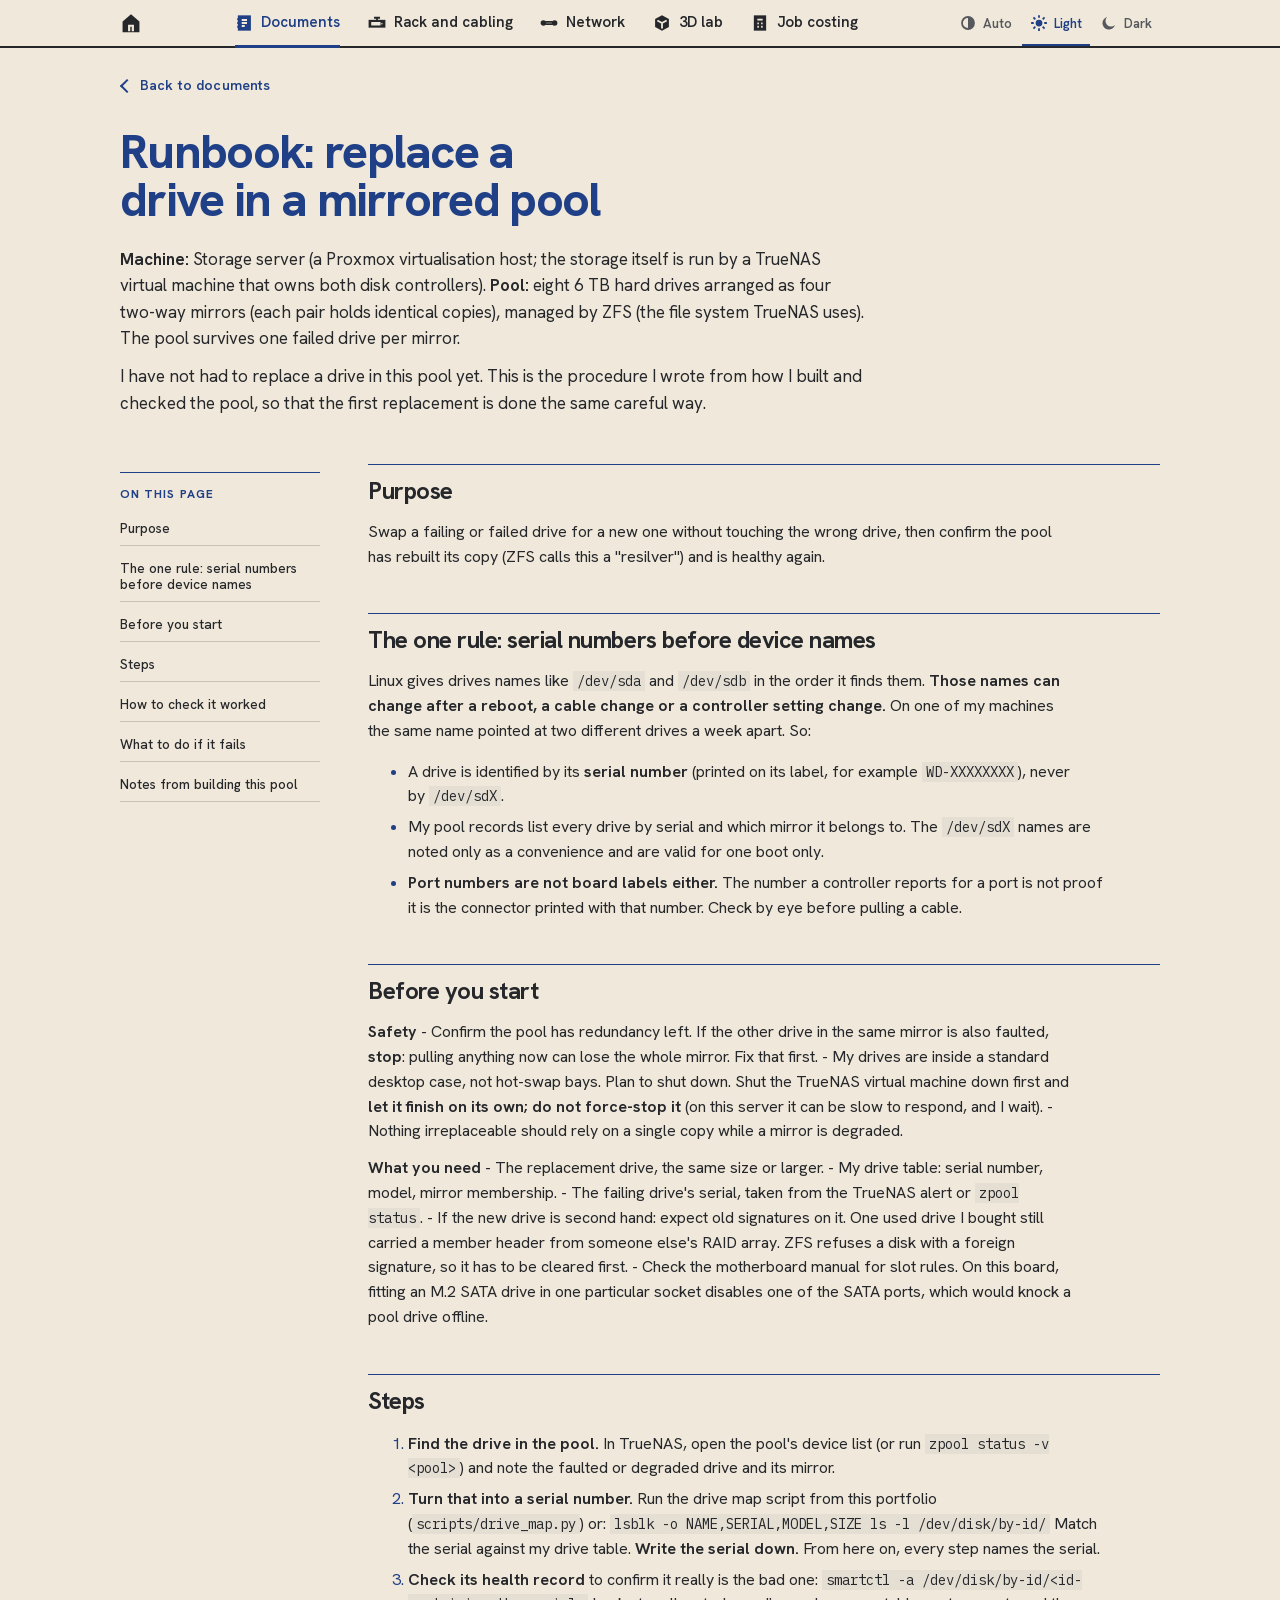
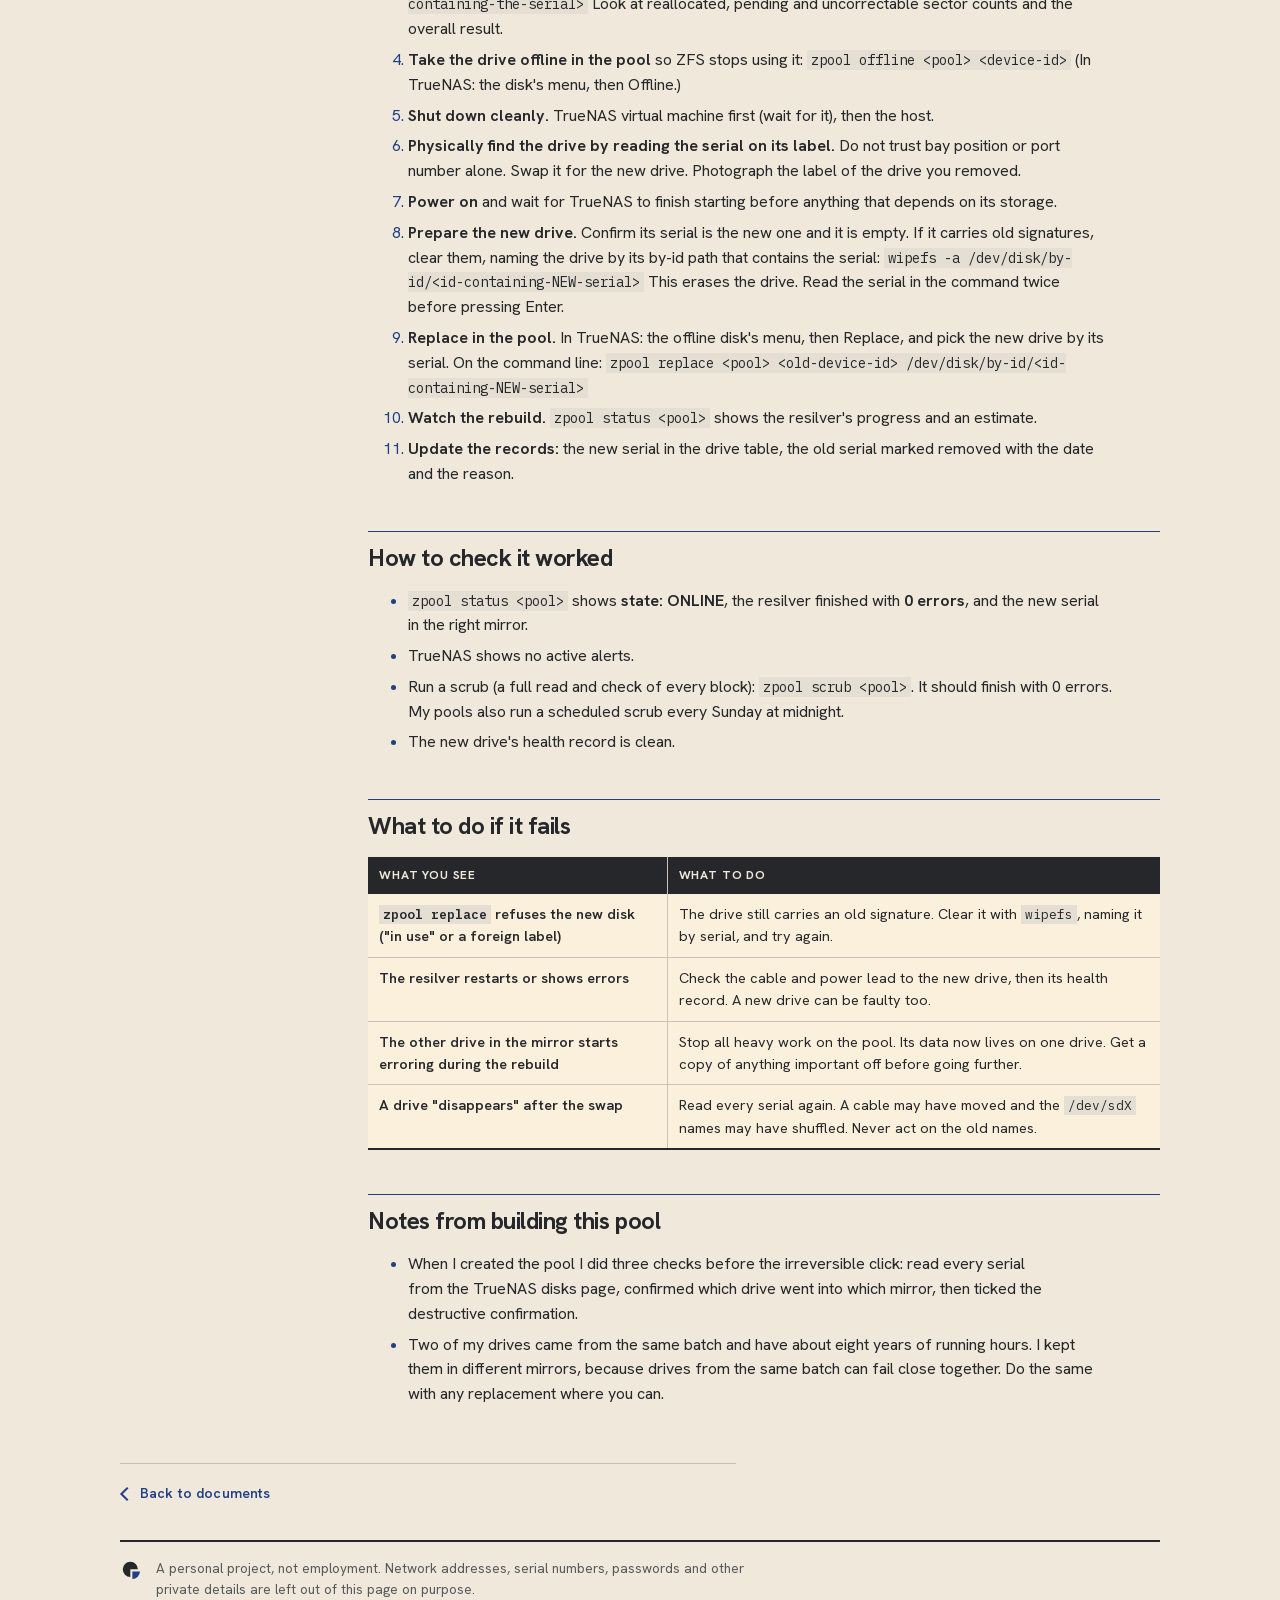
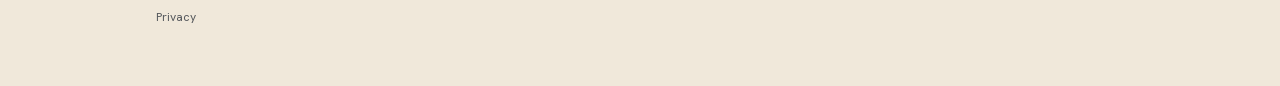
<file: docs/runbooks/drive-replacement.html>
<!DOCTYPE html>
<html lang="en-AU"><head><meta charset="utf-8"><meta name="viewport" content="width=device-width, initial-scale=1, viewport-fit=cover">
<title>Runbook: replace a drive in a mirrored pool</title><meta name="color-scheme" content="light dark">
<link rel="icon" type="image/svg+xml" href="data:image/svg+xml,%3Csvg xmlns='http://www.w3.org/2000/svg' viewBox='0 0 64 64'%3E%3Cstyle%3E.f{fill:%2325272B}.q{fill:%231F3F86}%40media (prefers-color-scheme:dark){.f{fill:%23F1E9D8}.q{fill:%2386A6E2}}%3C/style%3E%3Cpath class='f' d='M30 30V52A22 22 0 1 1 52 30Z'/%3E%3Cpath class='q' d='M36 36H58A22 22 0 0 1 36 58Z'/%3E%3C/svg%3E">
<script>try{var t=localStorage.getItem("theme")}catch(e){}if(t==="auto")document.documentElement.setAttribute("data-auto","");else document.documentElement.setAttribute("data-theme",t==="dark"?"dark":"light")</script>
<link rel="stylesheet" href="../../assets/theme.css?v=202610210933">
<script src="../../assets/theme-toggle.js?v=202610210850" defer></script>
<script src="../../assets/visits.js?v=202610210933" defer></script></head>
<body>
<nav class="topnav" aria-label="Site"><div class="in"><a class="home" href="../../index.html" aria-label="Home" title="Home"><svg class="ic" viewBox="0 0 24 24" aria-hidden="true" focusable="false" stroke-linecap="butt" stroke-linejoin="miter"><defs><mask id="ic37-home-m" maskUnits="userSpaceOnUse" x="0" y="0" width="24" height="24"><rect width="24" height="24" fill="#FFFFFF"/><path d="M10 21v-6h4v6" fill="none" stroke="#000000" stroke-width="2.4"/></mask></defs><g mask="url(#ic37-home-m)"><path d="M4 11l8-7 8 7v10H4z" fill="currentColor" stroke="currentColor" stroke-width="2.4"/></g></svg><span>Home</span></a><a href="../../index.html#docs" aria-current="page"><svg class="ic" viewBox="0 0 24 24" aria-hidden="true" focusable="false" stroke-linecap="butt" stroke-linejoin="miter"><defs><mask id="ic38-journal-m" maskUnits="userSpaceOnUse" x="0" y="0" width="24" height="24"><rect width="24" height="24" fill="#FFFFFF"/><path d="M9 8h7M9 12h7M9 16h4" fill="none" stroke="#000000" stroke-width="2.4"/></mask></defs><g mask="url(#ic38-journal-m)"><rect x="5" y="3" width="15" height="18" fill="currentColor" stroke="currentColor" stroke-width="2.4"/></g><path d="M5 7H3M5 12H3M5 17H3" fill="none" stroke="currentColor" stroke-width="2.4"/></svg><span>Documents</span></a><a href="../../rack-and-cabling.html"><svg class="ic" viewBox="0 0 24 24" aria-hidden="true" focusable="false" stroke-linecap="butt" stroke-linejoin="miter"><defs><mask id="ic39-switch-m" maskUnits="userSpaceOnUse" x="0" y="0" width="24" height="24"><rect width="24" height="24" fill="#FFFFFF"/><path d="M5.5 12h2v2h-2zM9.5 12h2v2h-2zM13.5 12h2v2h-2z" fill="none" stroke="#000000" stroke-width="2.4"/><circle cx="18.5" cy="13" r="1" fill="#000000"/></mask></defs><g mask="url(#ic39-switch-m)"><rect x="2" y="9" width="20" height="8" fill="currentColor" stroke="currentColor" stroke-width="2.4"/></g><path d="M12 9V5M8 5h8" fill="none" stroke="currentColor" stroke-width="2.4"/></svg><span>Rack and cabling</span></a><a href="../../network.html"><svg class="ic" viewBox="0 0 24 24" aria-hidden="true" focusable="false" stroke-linecap="butt" stroke-linejoin="miter"><circle cx="4.5" cy="12" r="2.5" fill="currentColor" stroke="currentColor" stroke-width="2.4"/><circle cx="19.5" cy="12" r="2.5" fill="currentColor" stroke="currentColor" stroke-width="2.4"/><path d="M7 10.5h10M7 13.5h10" fill="none" stroke="currentColor" stroke-width="2.4"/></svg><span>Network</span></a><a href="../../lab-3d.html"><svg class="ic" viewBox="0 0 24 24" aria-hidden="true" focusable="false" stroke-linecap="butt" stroke-linejoin="miter"><defs><mask id="icn-lab3d-m" maskUnits="userSpaceOnUse" x="0" y="0" width="24" height="24"><rect width="24" height="24" fill="#FFFFFF"/><path d="M5.8 8.6L12 12l6.2-3.4M12 12v7.4" fill="none" stroke="#000000" stroke-width="2.4"/></mask></defs><g mask="url(#icn-lab3d-m)"><path d="M12 3l8 4.5v9L12 21l-8-4.5v-9z" fill="currentColor" stroke="currentColor" stroke-width="2.4"/></g></svg><span>3D lab</span></a><a href="../../job-costing.html"><svg class="ic" viewBox="0 0 24 24" aria-hidden="true" focusable="false" stroke-linecap="butt" stroke-linejoin="miter"><defs><mask id="icn-jobcost-m" maskUnits="userSpaceOnUse" x="0" y="0" width="24" height="24"><rect width="24" height="24" fill="#FFFFFF"/><path d="M8.5 7.5h7" fill="none" stroke="#000000" stroke-width="2.4"/><path d="M8.5 12.5h2M13.5 12.5h2M8.5 17h2M13.5 17h2" fill="none" stroke="#000000" stroke-width="2.4"/></mask></defs><g mask="url(#icn-jobcost-m)"><rect x="5" y="3" width="14" height="18" fill="currentColor" stroke="currentColor" stroke-width="2.4"/></g></svg><span>Job costing</span></a></div></nav>
<main class="doc">
<p class="back"><a href="../../index.html#docs">Back to documents</a></p>
<header class="dochead"><h1>Runbook: replace a drive in a mirrored pool</h1><div class="intro"><p><strong>Machine:</strong> Storage server (a Proxmox virtualisation host; the storage itself is run by a TrueNAS virtual machine that owns both disk controllers).
<strong>Pool:</strong> eight 6 TB hard drives arranged as four two-way mirrors (each pair holds identical copies), managed by ZFS (the file system TrueNAS uses). The pool survives one failed drive per mirror.</p>
<p>I have not had to replace a drive in this pool yet. This is the procedure I wrote from how I built and checked the pool, so that the first replacement is done the same careful way.</p></div></header>
<div class="docgrid"><nav class="toc" aria-label="On this page"><p class="toc-h">On this page</p><ol><li><a href="#s1">Purpose</a></li><li><a href="#s2">The one rule: serial numbers before device names</a></li><li><a href="#s3">Before you start</a></li><li><a href="#s4">Steps</a></li><li><a href="#s5">How to check it worked</a></li><li><a href="#s6">What to do if it fails</a></li><li><a href="#s7">Notes from building this pool</a></li></ol></nav><div class="docbody"><h2 id="s1">Purpose</h2>
<p>Swap a failing or failed drive for a new one without touching the wrong drive, then confirm the pool has rebuilt its copy (ZFS calls this a "resilver") and is healthy again.</p>
<h2 id="s2">The one rule: serial numbers before device names</h2>
<p>Linux gives drives names like <code>/dev/sda</code> and <code>/dev/sdb</code> in the order it finds them. <strong>Those names can change after a reboot, a cable change or a controller setting change.</strong> On one of my machines the same name pointed at two different drives a week apart. So:</p>
<ul>
<li>A drive is identified by its <strong>serial number</strong> (printed on its label, for example <code>WD-XXXXXXXX</code>), never by <code>/dev/sdX</code>.</li>
<li>My pool records list every drive by serial and which mirror it belongs to. The <code>/dev/sdX</code> names are noted only as a convenience and are valid for one boot only.</li>
<li><strong>Port numbers are not board labels either.</strong> The number a controller reports for a port is not proof it is the connector printed with that number. Check by eye before pulling a cable.</li>
</ul>
<h2 id="s3">Before you start</h2>
<p><strong>Safety</strong>
- Confirm the pool has redundancy left. If the other drive in the same mirror is also faulted, <strong>stop</strong>: pulling anything now can lose the whole mirror. Fix that first.
- My drives are inside a standard desktop case, not hot-swap bays. Plan to shut down. Shut the TrueNAS virtual machine down first and <strong>let it finish on its own; do not force-stop it</strong> (on this server it can be slow to respond, and I wait).
- Nothing irreplaceable should rely on a single copy while a mirror is degraded.</p>
<p><strong>What you need</strong>
- The replacement drive, the same size or larger.
- My drive table: serial number, model, mirror membership.
- The failing drive's serial, taken from the TrueNAS alert or <code>zpool status</code>.
- If the new drive is second hand: expect old signatures on it. One used drive I bought still carried a member header from someone else's RAID array. ZFS refuses a disk with a foreign signature, so it has to be cleared first.
- Check the motherboard manual for slot rules. On this board, fitting an M.2 SATA drive in one particular socket disables one of the SATA ports, which would knock a pool drive offline.</p>
<h2 id="s4">Steps</h2>
<ol>
<li><strong>Find the drive in the pool.</strong> In TrueNAS, open the pool's device list (or run <code>zpool status -v &lt;pool&gt;</code>) and note the faulted or degraded drive and its mirror.</li>
<li><strong>Turn that into a serial number.</strong> Run the drive map script from this portfolio (<code>scripts/drive_map.py</code>) or:
   <code>lsblk -o NAME,SERIAL,MODEL,SIZE
   ls -l /dev/disk/by-id/</code>
   Match the serial against my drive table. <strong>Write the serial down.</strong> From here on, every step names the serial.</li>
<li><strong>Check its health record</strong> to confirm it really is the bad one:
   <code>smartctl -a /dev/disk/by-id/&lt;id-containing-the-serial&gt;</code>
   Look at reallocated, pending and uncorrectable sector counts and the overall result.</li>
<li><strong>Take the drive offline in the pool</strong> so ZFS stops using it:
   <code>zpool offline &lt;pool&gt; &lt;device-id&gt;</code>
   (In TrueNAS: the disk's menu, then Offline.)</li>
<li><strong>Shut down cleanly.</strong> TrueNAS virtual machine first (wait for it), then the host.</li>
<li><strong>Physically find the drive by reading the serial on its label.</strong> Do not trust bay position or port number alone. Swap it for the new drive. Photograph the label of the drive you removed.</li>
<li><strong>Power on</strong> and wait for TrueNAS to finish starting before anything that depends on its storage.</li>
<li><strong>Prepare the new drive.</strong> Confirm its serial is the new one and it is empty. If it carries old signatures, clear them, naming the drive by its by-id path that contains the serial:
   <code>wipefs -a /dev/disk/by-id/&lt;id-containing-NEW-serial&gt;</code>
   This erases the drive. Read the serial in the command twice before pressing Enter.</li>
<li><strong>Replace in the pool.</strong> In TrueNAS: the offline disk's menu, then Replace, and pick the new drive by its serial. On the command line:
   <code>zpool replace &lt;pool&gt; &lt;old-device-id&gt; /dev/disk/by-id/&lt;id-containing-NEW-serial&gt;</code></li>
<li><strong>Watch the rebuild.</strong> <code>zpool status &lt;pool&gt;</code> shows the resilver's progress and an estimate.</li>
<li><strong>Update the records:</strong> the new serial in the drive table, the old serial marked removed with the date and the reason.</li>
</ol>
<h2 id="s5">How to check it worked</h2>
<ul>
<li><code>zpool status &lt;pool&gt;</code> shows <strong>state: ONLINE</strong>, the resilver finished with <strong>0 errors</strong>, and the new serial in the right mirror.</li>
<li>TrueNAS shows no active alerts.</li>
<li>Run a scrub (a full read and check of every block): <code>zpool scrub &lt;pool&gt;</code>. It should finish with 0 errors. My pools also run a scheduled scrub every Sunday at midnight.</li>
<li>The new drive's health record is clean.</li>
</ul>
<h2 id="s6">What to do if it fails</h2>
<div class="tw"><table>
<thead>
<tr>
<th>What you see</th>
<th>What to do</th>
</tr>
</thead>
<tbody>
<tr>
<td><code>zpool replace</code> refuses the new disk ("in use" or a foreign label)</td>
<td>The drive still carries an old signature. Clear it with <code>wipefs</code>, naming it by serial, and try again.</td>
</tr>
<tr>
<td>The resilver restarts or shows errors</td>
<td>Check the cable and power lead to the new drive, then its health record. A new drive can be faulty too.</td>
</tr>
<tr>
<td>The other drive in the mirror starts erroring during the rebuild</td>
<td>Stop all heavy work on the pool. Its data now lives on one drive. Get a copy of anything important off before going further.</td>
</tr>
<tr>
<td>A drive "disappears" after the swap</td>
<td>Read every serial again. A cable may have moved and the <code>/dev/sdX</code> names may have shuffled. Never act on the old names.</td>
</tr>
</tbody>
</table></div>
<h2 id="s7">Notes from building this pool</h2>
<ul>
<li>When I created the pool I did three checks before the irreversible click: read every serial from the TrueNAS disks page, confirmed which drive went into which mirror, then ticked the destructive confirmation.</li>
<li>Two of my drives came from the same batch and have about eight years of running hours. I kept them in different mirrors, because drives from the same batch can fail close together. Do the same with any replacement where you can.</li>
</ul></div></div>
<p class="back back-end"><a href="../../index.html#docs">Back to documents</a></p>
</main>
<div class="wrap"><footer><svg class="mark" viewBox="0 0 64 64" aria-hidden="true" focusable="false"><path d="M30 30V52A22 22 0 1 1 52 30Z" fill="var(--ds-ink)"/><path d="M36 36H58A22 22 0 0 1 36 58Z" fill="var(--ds-mark-q)"/></svg><span>A personal project, not employment. Network addresses, serial numbers, passwords and other private details are left out of this page on purpose.<a class="privacy" href="../../visits.html">Privacy</a></span></footer></div>
</body></html>
</file>
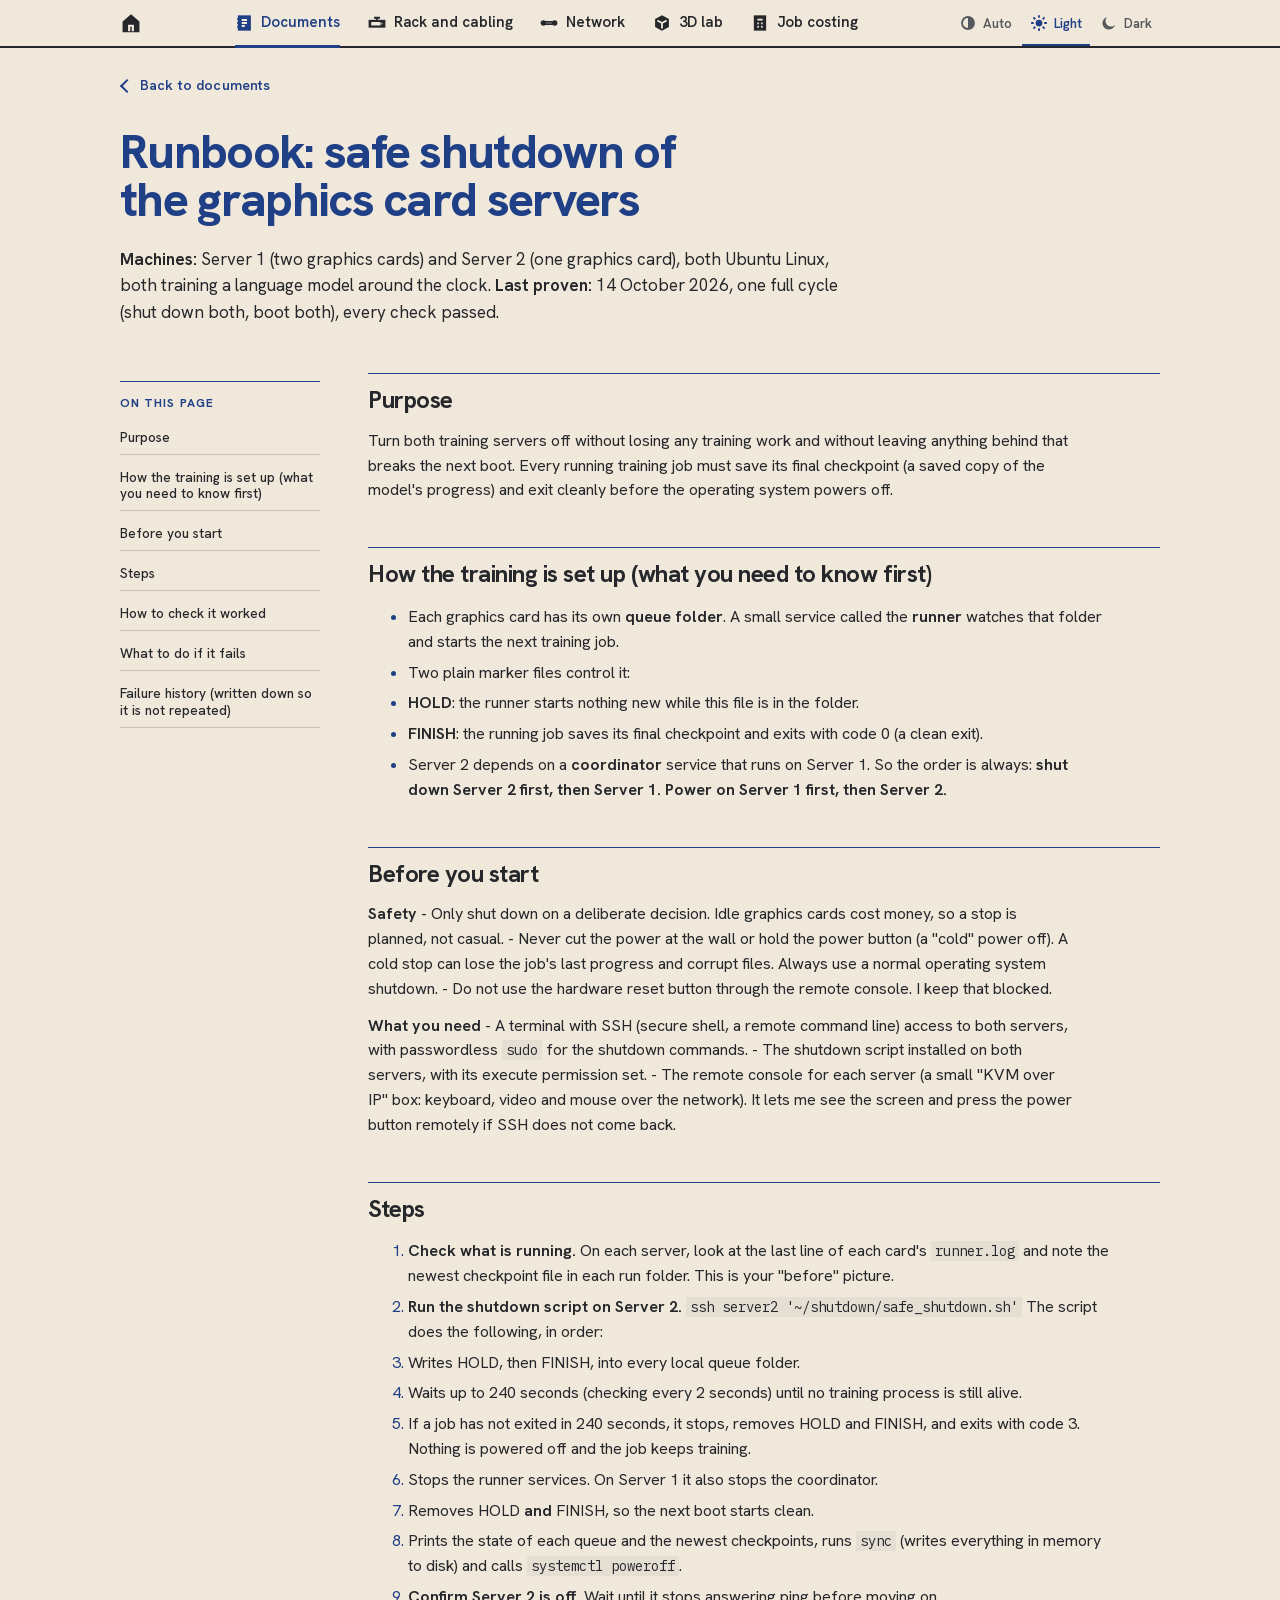
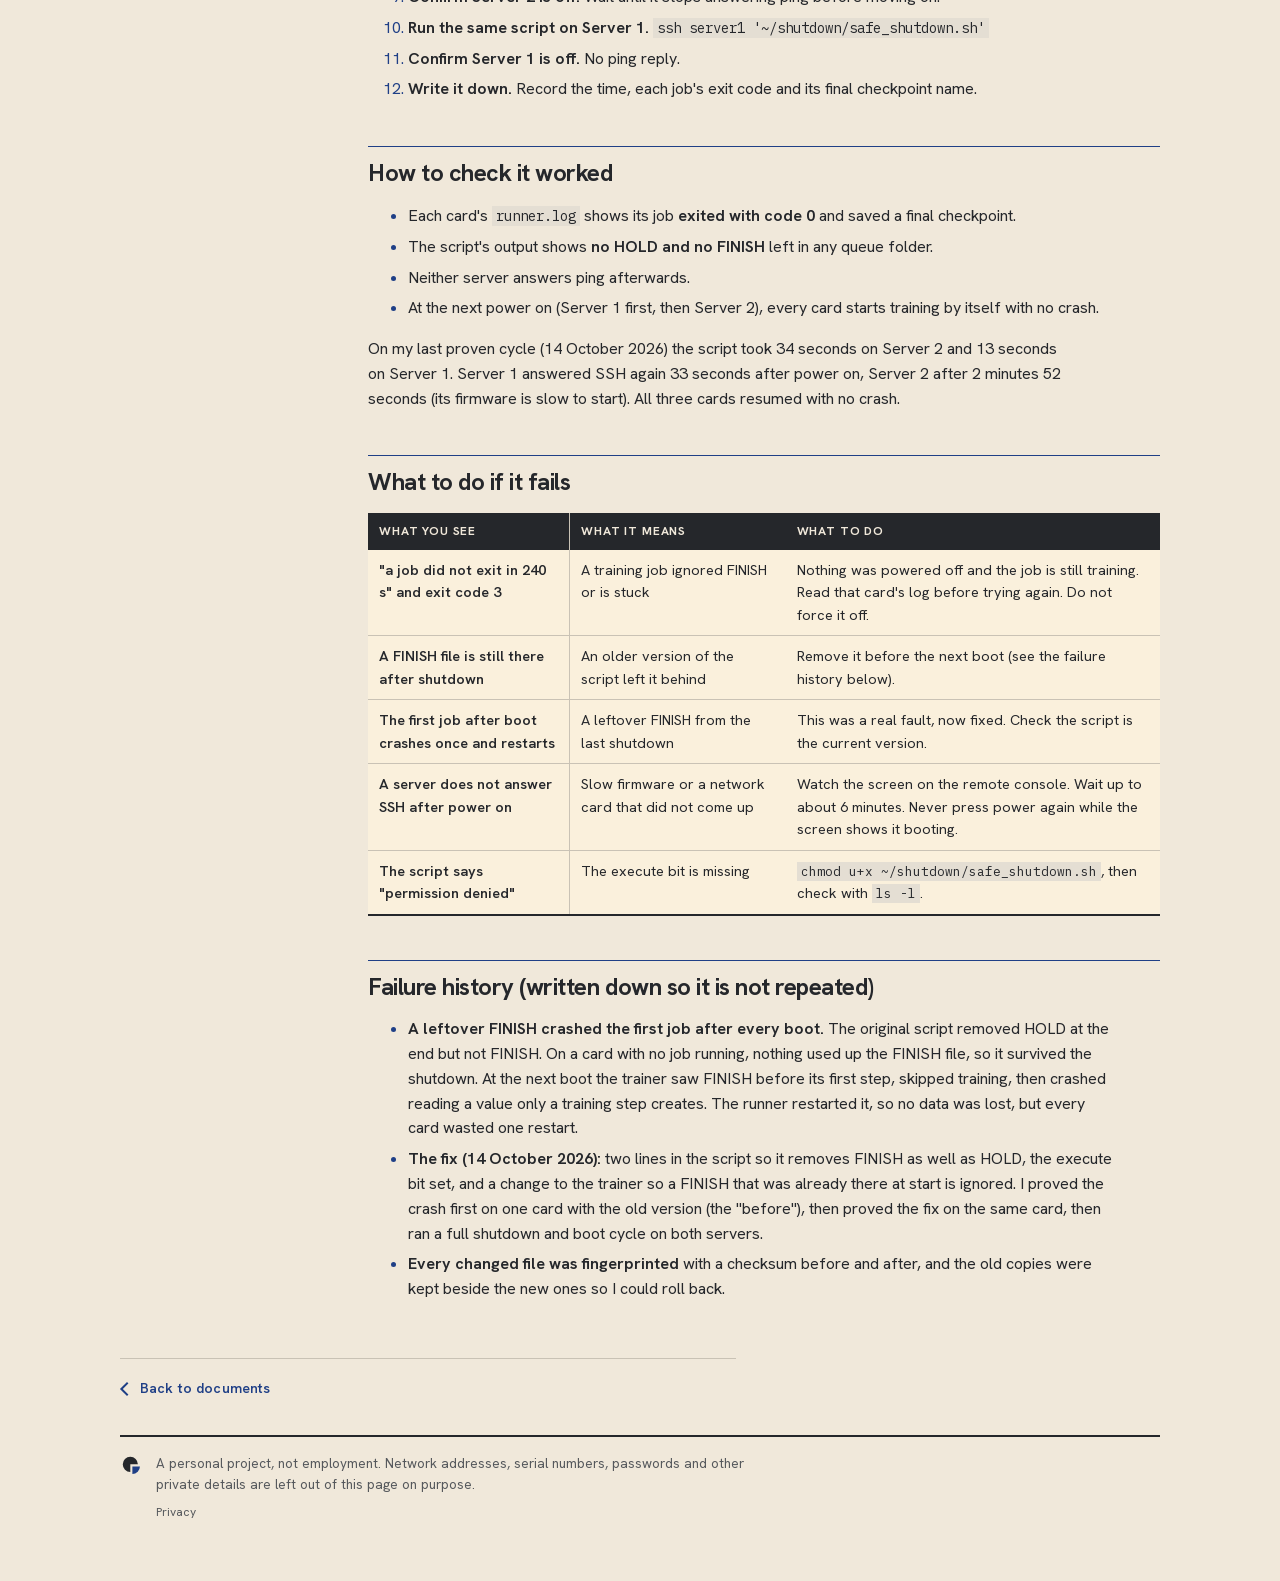
<file: docs/runbooks/safe-shutdown.html>
<!DOCTYPE html>
<html lang="en-AU"><head><meta charset="utf-8"><meta name="viewport" content="width=device-width, initial-scale=1, viewport-fit=cover">
<title>Runbook: safe shutdown of the graphics card servers</title><meta name="color-scheme" content="light dark">
<link rel="icon" type="image/svg+xml" href="data:image/svg+xml,%3Csvg xmlns='http://www.w3.org/2000/svg' viewBox='0 0 64 64'%3E%3Cstyle%3E.f{fill:%2325272B}.q{fill:%231F3F86}%40media (prefers-color-scheme:dark){.f{fill:%23F1E9D8}.q{fill:%2386A6E2}}%3C/style%3E%3Cpath class='f' d='M30 30V52A22 22 0 1 1 52 30Z'/%3E%3Cpath class='q' d='M36 36H58A22 22 0 0 1 36 58Z'/%3E%3C/svg%3E">
<script>try{var t=localStorage.getItem("theme")}catch(e){}if(t==="auto")document.documentElement.setAttribute("data-auto","");else document.documentElement.setAttribute("data-theme",t==="dark"?"dark":"light")</script>
<link rel="stylesheet" href="../../assets/theme.css?v=202610210933">
<script src="../../assets/theme-toggle.js?v=202610210850" defer></script>
<script src="../../assets/visits.js?v=202610210933" defer></script></head>
<body>
<nav class="topnav" aria-label="Site"><div class="in"><a class="home" href="../../index.html" aria-label="Home" title="Home"><svg class="ic" viewBox="0 0 24 24" aria-hidden="true" focusable="false" stroke-linecap="butt" stroke-linejoin="miter"><defs><mask id="ic41-home-m" maskUnits="userSpaceOnUse" x="0" y="0" width="24" height="24"><rect width="24" height="24" fill="#FFFFFF"/><path d="M10 21v-6h4v6" fill="none" stroke="#000000" stroke-width="2.4"/></mask></defs><g mask="url(#ic41-home-m)"><path d="M4 11l8-7 8 7v10H4z" fill="currentColor" stroke="currentColor" stroke-width="2.4"/></g></svg><span>Home</span></a><a href="../../index.html#docs" aria-current="page"><svg class="ic" viewBox="0 0 24 24" aria-hidden="true" focusable="false" stroke-linecap="butt" stroke-linejoin="miter"><defs><mask id="ic42-journal-m" maskUnits="userSpaceOnUse" x="0" y="0" width="24" height="24"><rect width="24" height="24" fill="#FFFFFF"/><path d="M9 8h7M9 12h7M9 16h4" fill="none" stroke="#000000" stroke-width="2.4"/></mask></defs><g mask="url(#ic42-journal-m)"><rect x="5" y="3" width="15" height="18" fill="currentColor" stroke="currentColor" stroke-width="2.4"/></g><path d="M5 7H3M5 12H3M5 17H3" fill="none" stroke="currentColor" stroke-width="2.4"/></svg><span>Documents</span></a><a href="../../rack-and-cabling.html"><svg class="ic" viewBox="0 0 24 24" aria-hidden="true" focusable="false" stroke-linecap="butt" stroke-linejoin="miter"><defs><mask id="ic43-switch-m" maskUnits="userSpaceOnUse" x="0" y="0" width="24" height="24"><rect width="24" height="24" fill="#FFFFFF"/><path d="M5.5 12h2v2h-2zM9.5 12h2v2h-2zM13.5 12h2v2h-2z" fill="none" stroke="#000000" stroke-width="2.4"/><circle cx="18.5" cy="13" r="1" fill="#000000"/></mask></defs><g mask="url(#ic43-switch-m)"><rect x="2" y="9" width="20" height="8" fill="currentColor" stroke="currentColor" stroke-width="2.4"/></g><path d="M12 9V5M8 5h8" fill="none" stroke="currentColor" stroke-width="2.4"/></svg><span>Rack and cabling</span></a><a href="../../network.html"><svg class="ic" viewBox="0 0 24 24" aria-hidden="true" focusable="false" stroke-linecap="butt" stroke-linejoin="miter"><circle cx="4.5" cy="12" r="2.5" fill="currentColor" stroke="currentColor" stroke-width="2.4"/><circle cx="19.5" cy="12" r="2.5" fill="currentColor" stroke="currentColor" stroke-width="2.4"/><path d="M7 10.5h10M7 13.5h10" fill="none" stroke="currentColor" stroke-width="2.4"/></svg><span>Network</span></a><a href="../../lab-3d.html"><svg class="ic" viewBox="0 0 24 24" aria-hidden="true" focusable="false" stroke-linecap="butt" stroke-linejoin="miter"><defs><mask id="icn-lab3d-m" maskUnits="userSpaceOnUse" x="0" y="0" width="24" height="24"><rect width="24" height="24" fill="#FFFFFF"/><path d="M5.8 8.6L12 12l6.2-3.4M12 12v7.4" fill="none" stroke="#000000" stroke-width="2.4"/></mask></defs><g mask="url(#icn-lab3d-m)"><path d="M12 3l8 4.5v9L12 21l-8-4.5v-9z" fill="currentColor" stroke="currentColor" stroke-width="2.4"/></g></svg><span>3D lab</span></a><a href="../../job-costing.html"><svg class="ic" viewBox="0 0 24 24" aria-hidden="true" focusable="false" stroke-linecap="butt" stroke-linejoin="miter"><defs><mask id="icn-jobcost-m" maskUnits="userSpaceOnUse" x="0" y="0" width="24" height="24"><rect width="24" height="24" fill="#FFFFFF"/><path d="M8.5 7.5h7" fill="none" stroke="#000000" stroke-width="2.4"/><path d="M8.5 12.5h2M13.5 12.5h2M8.5 17h2M13.5 17h2" fill="none" stroke="#000000" stroke-width="2.4"/></mask></defs><g mask="url(#icn-jobcost-m)"><rect x="5" y="3" width="14" height="18" fill="currentColor" stroke="currentColor" stroke-width="2.4"/></g></svg><span>Job costing</span></a></div></nav>
<main class="doc">
<p class="back"><a href="../../index.html#docs">Back to documents</a></p>
<header class="dochead"><h1>Runbook: safe shutdown of the graphics card servers</h1><div class="intro"><p><strong>Machines:</strong> Server 1 (two graphics cards) and Server 2 (one graphics card), both Ubuntu Linux, both training a language model around the clock.
<strong>Last proven:</strong> 14 October 2026, one full cycle (shut down both, boot both), every check passed.</p></div></header>
<div class="docgrid"><nav class="toc" aria-label="On this page"><p class="toc-h">On this page</p><ol><li><a href="#s1">Purpose</a></li><li><a href="#s2">How the training is set up (what you need to know first)</a></li><li><a href="#s3">Before you start</a></li><li><a href="#s4">Steps</a></li><li><a href="#s5">How to check it worked</a></li><li><a href="#s6">What to do if it fails</a></li><li><a href="#s7">Failure history (written down so it is not repeated)</a></li></ol></nav><div class="docbody"><h2 id="s1">Purpose</h2>
<p>Turn both training servers off without losing any training work and without leaving anything behind that breaks the next boot. Every running training job must save its final checkpoint (a saved copy of the model's progress) and exit cleanly before the operating system powers off.</p>
<h2 id="s2">How the training is set up (what you need to know first)</h2>
<ul>
<li>Each graphics card has its own <strong>queue folder</strong>. A small service called the <strong>runner</strong> watches that folder and starts the next training job.</li>
<li>Two plain marker files control it:</li>
<li><strong>HOLD</strong>: the runner starts nothing new while this file is in the folder.</li>
<li><strong>FINISH</strong>: the running job saves its final checkpoint and exits with code 0 (a clean exit).</li>
<li>Server 2 depends on a <strong>coordinator</strong> service that runs on Server 1. So the order is always: <strong>shut down Server 2 first, then Server 1. Power on Server 1 first, then Server 2.</strong></li>
</ul>
<h2 id="s3">Before you start</h2>
<p><strong>Safety</strong>
- Only shut down on a deliberate decision. Idle graphics cards cost money, so a stop is planned, not casual.
- Never cut the power at the wall or hold the power button (a "cold" power off). A cold stop can lose the job's last progress and corrupt files. Always use a normal operating system shutdown.
- Do not use the hardware reset button through the remote console. I keep that blocked.</p>
<p><strong>What you need</strong>
- A terminal with SSH (secure shell, a remote command line) access to both servers, with passwordless <code>sudo</code> for the shutdown commands.
- The shutdown script installed on both servers, with its execute permission set.
- The remote console for each server (a small "KVM over IP" box: keyboard, video and mouse over the network). It lets me see the screen and press the power button remotely if SSH does not come back.</p>
<h2 id="s4">Steps</h2>
<ol>
<li><strong>Check what is running.</strong> On each server, look at the last line of each card's <code>runner.log</code> and note the newest checkpoint file in each run folder. This is your "before" picture.</li>
<li><strong>Run the shutdown script on Server 2.</strong>
   <code>ssh server2 '~/shutdown/safe_shutdown.sh'</code>
   The script does the following, in order:</li>
<li>Writes HOLD, then FINISH, into every local queue folder.</li>
<li>Waits up to 240 seconds (checking every 2 seconds) until no training process is still alive.</li>
<li>If a job has not exited in 240 seconds, it stops, removes HOLD and FINISH, and exits with code 3. Nothing is powered off and the job keeps training.</li>
<li>Stops the runner services. On Server 1 it also stops the coordinator.</li>
<li>Removes HOLD <strong>and</strong> FINISH, so the next boot starts clean.</li>
<li>Prints the state of each queue and the newest checkpoints, runs <code>sync</code> (writes everything in memory to disk) and calls <code>systemctl poweroff</code>.</li>
<li><strong>Confirm Server 2 is off.</strong> Wait until it stops answering ping before moving on.</li>
<li><strong>Run the same script on Server 1.</strong>
   <code>ssh server1 '~/shutdown/safe_shutdown.sh'</code></li>
<li><strong>Confirm Server 1 is off.</strong> No ping reply.</li>
<li><strong>Write it down.</strong> Record the time, each job's exit code and its final checkpoint name.</li>
</ol>
<h2 id="s5">How to check it worked</h2>
<ul>
<li>Each card's <code>runner.log</code> shows its job <strong>exited with code 0</strong> and saved a final checkpoint.</li>
<li>The script's output shows <strong>no HOLD and no FINISH</strong> left in any queue folder.</li>
<li>Neither server answers ping afterwards.</li>
<li>At the next power on (Server 1 first, then Server 2), every card starts training by itself with no crash.</li>
</ul>
<p>On my last proven cycle (14 October 2026) the script took 34 seconds on Server 2 and 13 seconds on Server 1. Server 1 answered SSH again 33 seconds after power on, Server 2 after 2 minutes 52 seconds (its firmware is slow to start). All three cards resumed with no crash.</p>
<h2 id="s6">What to do if it fails</h2>
<div class="tw"><table>
<thead>
<tr>
<th>What you see</th>
<th>What it means</th>
<th>What to do</th>
</tr>
</thead>
<tbody>
<tr>
<td>"a job did not exit in 240 s" and exit code 3</td>
<td>A training job ignored FINISH or is stuck</td>
<td>Nothing was powered off and the job is still training. Read that card's log before trying again. Do not force it off.</td>
</tr>
<tr>
<td>A FINISH file is still there after shutdown</td>
<td>An older version of the script left it behind</td>
<td>Remove it before the next boot (see the failure history below).</td>
</tr>
<tr>
<td>The first job after boot crashes once and restarts</td>
<td>A leftover FINISH from the last shutdown</td>
<td>This was a real fault, now fixed. Check the script is the current version.</td>
</tr>
<tr>
<td>A server does not answer SSH after power on</td>
<td>Slow firmware or a network card that did not come up</td>
<td>Watch the screen on the remote console. Wait up to about 6 minutes. Never press power again while the screen shows it booting.</td>
</tr>
<tr>
<td>The script says "permission denied"</td>
<td>The execute bit is missing</td>
<td><code>chmod u+x ~/shutdown/safe_shutdown.sh</code>, then check with <code>ls -l</code>.</td>
</tr>
</tbody>
</table></div>
<h2 id="s7">Failure history (written down so it is not repeated)</h2>
<ul>
<li><strong>A leftover FINISH crashed the first job after every boot.</strong> The original script removed HOLD at the end but not FINISH. On a card with no job running, nothing used up the FINISH file, so it survived the shutdown. At the next boot the trainer saw FINISH before its first step, skipped training, then crashed reading a value only a training step creates. The runner restarted it, so no data was lost, but every card wasted one restart.</li>
<li><strong>The fix (14 October 2026):</strong> two lines in the script so it removes FINISH as well as HOLD, the execute bit set, and a change to the trainer so a FINISH that was already there at start is ignored. I proved the crash first on one card with the old version (the "before"), then proved the fix on the same card, then ran a full shutdown and boot cycle on both servers.</li>
<li><strong>Every changed file was fingerprinted</strong> with a checksum before and after, and the old copies were kept beside the new ones so I could roll back.</li>
</ul></div></div>
<p class="back back-end"><a href="../../index.html#docs">Back to documents</a></p>
</main>
<div class="wrap"><footer><svg class="mark" viewBox="0 0 64 64" aria-hidden="true" focusable="false"><path d="M30 30V52A22 22 0 1 1 52 30Z" fill="var(--ds-ink)"/><path d="M36 36H58A22 22 0 0 1 36 58Z" fill="var(--ds-mark-q)"/></svg><span>A personal project, not employment. Network addresses, serial numbers, passwords and other private details are left out of this page on purpose.<a class="privacy" href="../../visits.html">Privacy</a></span></footer></div>
</body></html>
</file>
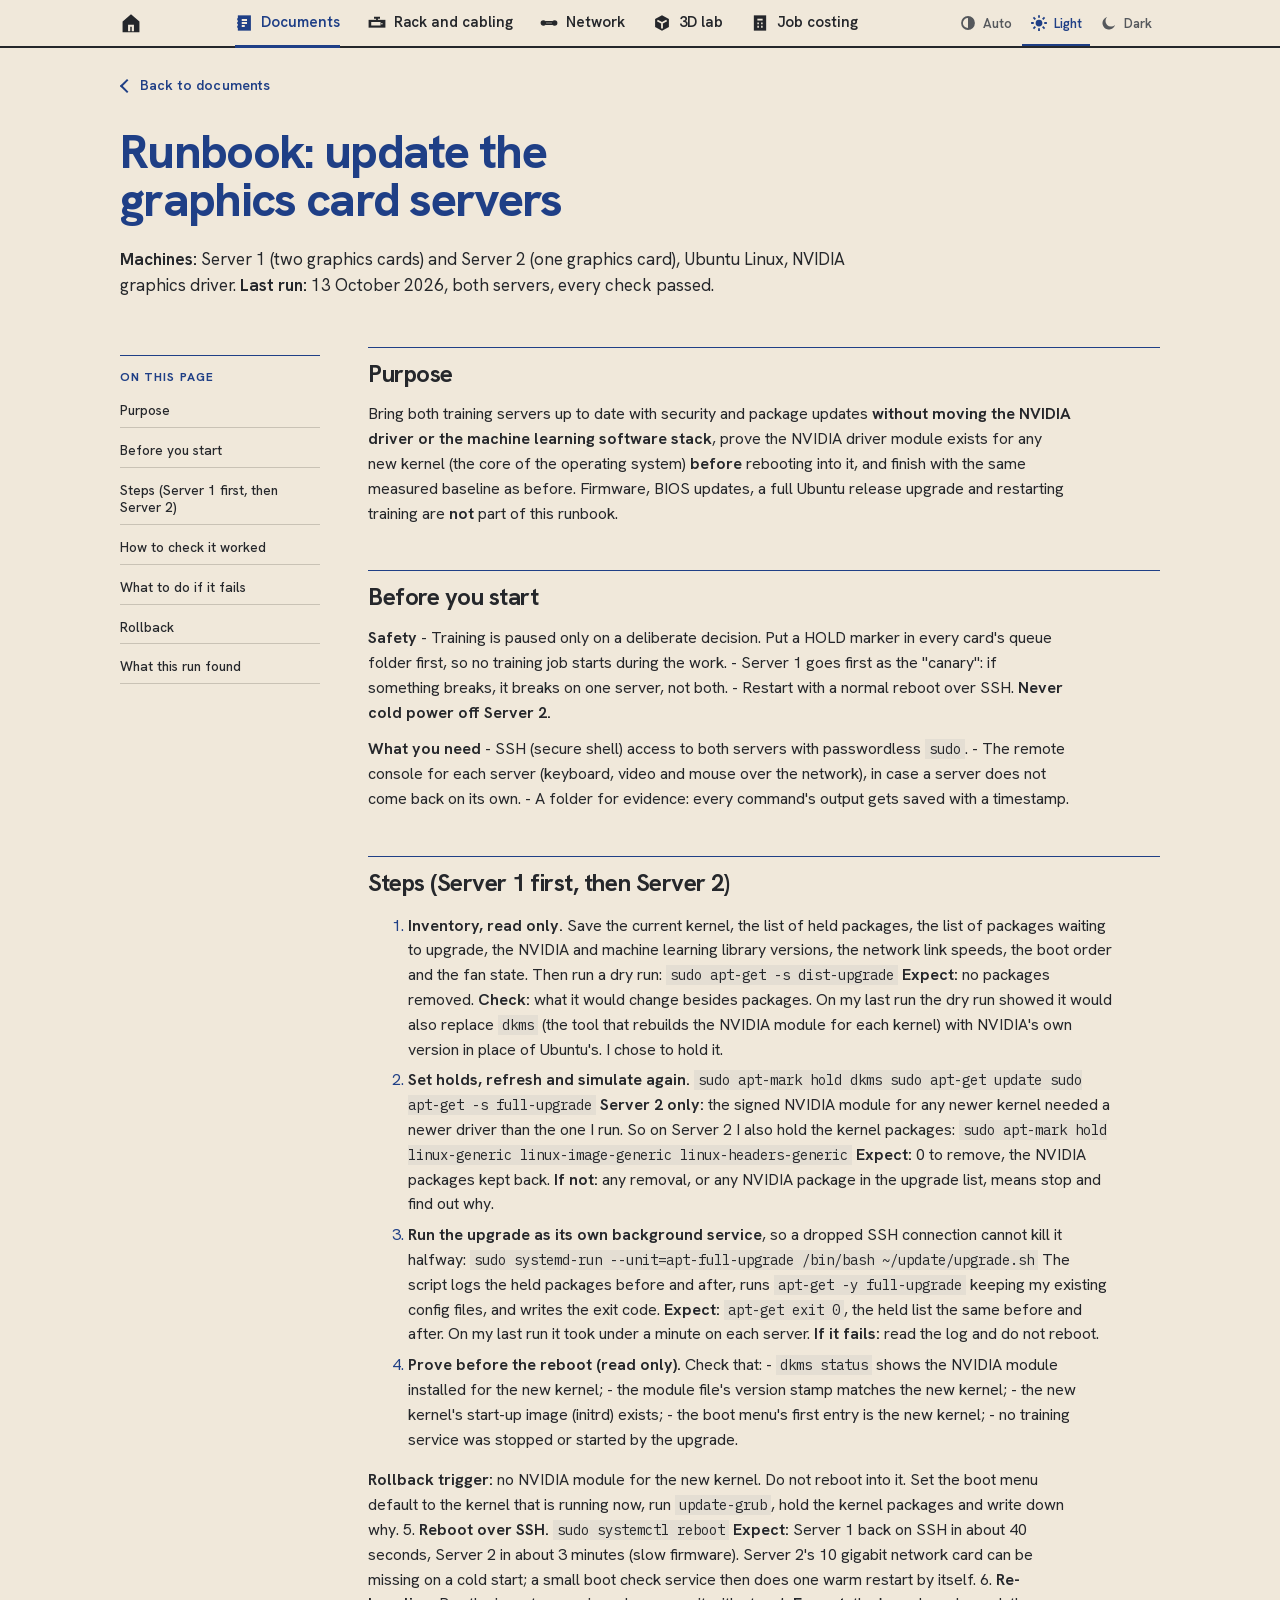
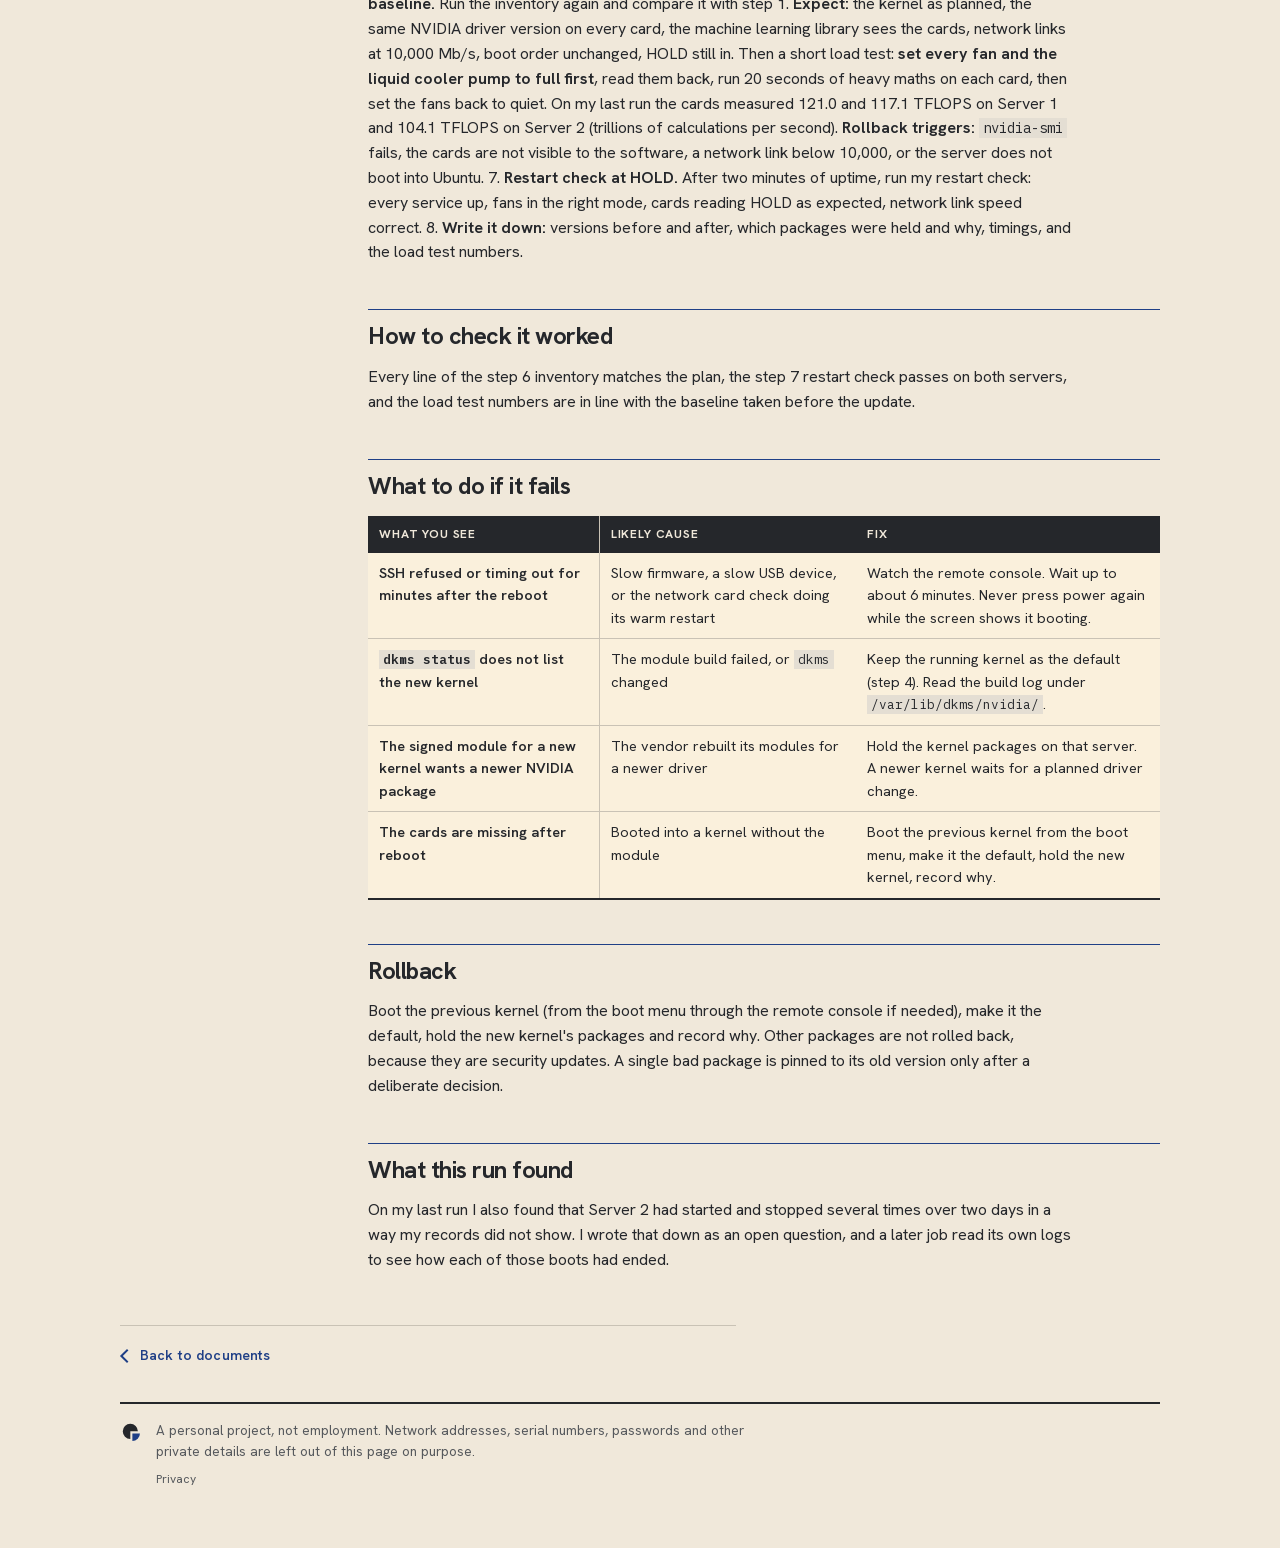
<file: docs/runbooks/update-servers.html>
<!DOCTYPE html>
<html lang="en-AU"><head><meta charset="utf-8"><meta name="viewport" content="width=device-width, initial-scale=1, viewport-fit=cover">
<title>Runbook: update the graphics card servers</title><meta name="color-scheme" content="light dark">
<link rel="icon" type="image/svg+xml" href="data:image/svg+xml,%3Csvg xmlns='http://www.w3.org/2000/svg' viewBox='0 0 64 64'%3E%3Cstyle%3E.f{fill:%2325272B}.q{fill:%231F3F86}%40media (prefers-color-scheme:dark){.f{fill:%23F1E9D8}.q{fill:%2386A6E2}}%3C/style%3E%3Cpath class='f' d='M30 30V52A22 22 0 1 1 52 30Z'/%3E%3Cpath class='q' d='M36 36H58A22 22 0 0 1 36 58Z'/%3E%3C/svg%3E">
<script>try{var t=localStorage.getItem("theme")}catch(e){}if(t==="auto")document.documentElement.setAttribute("data-auto","");else document.documentElement.setAttribute("data-theme",t==="dark"?"dark":"light")</script>
<link rel="stylesheet" href="../../assets/theme.css?v=202610210933">
<script src="../../assets/theme-toggle.js?v=202610210850" defer></script>
<script src="../../assets/visits.js?v=202610210933" defer></script></head>
<body>
<nav class="topnav" aria-label="Site"><div class="in"><a class="home" href="../../index.html" aria-label="Home" title="Home"><svg class="ic" viewBox="0 0 24 24" aria-hidden="true" focusable="false" stroke-linecap="butt" stroke-linejoin="miter"><defs><mask id="ic45-home-m" maskUnits="userSpaceOnUse" x="0" y="0" width="24" height="24"><rect width="24" height="24" fill="#FFFFFF"/><path d="M10 21v-6h4v6" fill="none" stroke="#000000" stroke-width="2.4"/></mask></defs><g mask="url(#ic45-home-m)"><path d="M4 11l8-7 8 7v10H4z" fill="currentColor" stroke="currentColor" stroke-width="2.4"/></g></svg><span>Home</span></a><a href="../../index.html#docs" aria-current="page"><svg class="ic" viewBox="0 0 24 24" aria-hidden="true" focusable="false" stroke-linecap="butt" stroke-linejoin="miter"><defs><mask id="ic46-journal-m" maskUnits="userSpaceOnUse" x="0" y="0" width="24" height="24"><rect width="24" height="24" fill="#FFFFFF"/><path d="M9 8h7M9 12h7M9 16h4" fill="none" stroke="#000000" stroke-width="2.4"/></mask></defs><g mask="url(#ic46-journal-m)"><rect x="5" y="3" width="15" height="18" fill="currentColor" stroke="currentColor" stroke-width="2.4"/></g><path d="M5 7H3M5 12H3M5 17H3" fill="none" stroke="currentColor" stroke-width="2.4"/></svg><span>Documents</span></a><a href="../../rack-and-cabling.html"><svg class="ic" viewBox="0 0 24 24" aria-hidden="true" focusable="false" stroke-linecap="butt" stroke-linejoin="miter"><defs><mask id="ic47-switch-m" maskUnits="userSpaceOnUse" x="0" y="0" width="24" height="24"><rect width="24" height="24" fill="#FFFFFF"/><path d="M5.5 12h2v2h-2zM9.5 12h2v2h-2zM13.5 12h2v2h-2z" fill="none" stroke="#000000" stroke-width="2.4"/><circle cx="18.5" cy="13" r="1" fill="#000000"/></mask></defs><g mask="url(#ic47-switch-m)"><rect x="2" y="9" width="20" height="8" fill="currentColor" stroke="currentColor" stroke-width="2.4"/></g><path d="M12 9V5M8 5h8" fill="none" stroke="currentColor" stroke-width="2.4"/></svg><span>Rack and cabling</span></a><a href="../../network.html"><svg class="ic" viewBox="0 0 24 24" aria-hidden="true" focusable="false" stroke-linecap="butt" stroke-linejoin="miter"><circle cx="4.5" cy="12" r="2.5" fill="currentColor" stroke="currentColor" stroke-width="2.4"/><circle cx="19.5" cy="12" r="2.5" fill="currentColor" stroke="currentColor" stroke-width="2.4"/><path d="M7 10.5h10M7 13.5h10" fill="none" stroke="currentColor" stroke-width="2.4"/></svg><span>Network</span></a><a href="../../lab-3d.html"><svg class="ic" viewBox="0 0 24 24" aria-hidden="true" focusable="false" stroke-linecap="butt" stroke-linejoin="miter"><defs><mask id="icn-lab3d-m" maskUnits="userSpaceOnUse" x="0" y="0" width="24" height="24"><rect width="24" height="24" fill="#FFFFFF"/><path d="M5.8 8.6L12 12l6.2-3.4M12 12v7.4" fill="none" stroke="#000000" stroke-width="2.4"/></mask></defs><g mask="url(#icn-lab3d-m)"><path d="M12 3l8 4.5v9L12 21l-8-4.5v-9z" fill="currentColor" stroke="currentColor" stroke-width="2.4"/></g></svg><span>3D lab</span></a><a href="../../job-costing.html"><svg class="ic" viewBox="0 0 24 24" aria-hidden="true" focusable="false" stroke-linecap="butt" stroke-linejoin="miter"><defs><mask id="icn-jobcost-m" maskUnits="userSpaceOnUse" x="0" y="0" width="24" height="24"><rect width="24" height="24" fill="#FFFFFF"/><path d="M8.5 7.5h7" fill="none" stroke="#000000" stroke-width="2.4"/><path d="M8.5 12.5h2M13.5 12.5h2M8.5 17h2M13.5 17h2" fill="none" stroke="#000000" stroke-width="2.4"/></mask></defs><g mask="url(#icn-jobcost-m)"><rect x="5" y="3" width="14" height="18" fill="currentColor" stroke="currentColor" stroke-width="2.4"/></g></svg><span>Job costing</span></a></div></nav>
<main class="doc">
<p class="back"><a href="../../index.html#docs">Back to documents</a></p>
<header class="dochead"><h1>Runbook: update the graphics card servers</h1><div class="intro"><p><strong>Machines:</strong> Server 1 (two graphics cards) and Server 2 (one graphics card), Ubuntu Linux, NVIDIA graphics driver.
<strong>Last run:</strong> 13 October 2026, both servers, every check passed.</p></div></header>
<div class="docgrid"><nav class="toc" aria-label="On this page"><p class="toc-h">On this page</p><ol><li><a href="#s1">Purpose</a></li><li><a href="#s2">Before you start</a></li><li><a href="#s3">Steps (Server 1 first, then Server 2)</a></li><li><a href="#s4">How to check it worked</a></li><li><a href="#s5">What to do if it fails</a></li><li><a href="#s6">Rollback</a></li><li><a href="#s7">What this run found</a></li></ol></nav><div class="docbody"><h2 id="s1">Purpose</h2>
<p>Bring both training servers up to date with security and package updates <strong>without moving the NVIDIA driver or the machine learning software stack</strong>, prove the NVIDIA driver module exists for any new kernel (the core of the operating system) <strong>before</strong> rebooting into it, and finish with the same measured baseline as before. Firmware, BIOS updates, a full Ubuntu release upgrade and restarting training are <strong>not</strong> part of this runbook.</p>
<h2 id="s2">Before you start</h2>
<p><strong>Safety</strong>
- Training is paused only on a deliberate decision. Put a HOLD marker in every card's queue folder first, so no training job starts during the work.
- Server 1 goes first as the "canary": if something breaks, it breaks on one server, not both.
- Restart with a normal reboot over SSH. <strong>Never cold power off Server 2.</strong></p>
<p><strong>What you need</strong>
- SSH (secure shell) access to both servers with passwordless <code>sudo</code>.
- The remote console for each server (keyboard, video and mouse over the network), in case a server does not come back on its own.
- A folder for evidence: every command's output gets saved with a timestamp.</p>
<h2 id="s3">Steps (Server 1 first, then Server 2)</h2>
<ol>
<li><strong>Inventory, read only.</strong> Save the current kernel, the list of held packages, the list of packages waiting to upgrade, the NVIDIA and machine learning library versions, the network link speeds, the boot order and the fan state. Then run a dry run:
   <code>sudo apt-get -s dist-upgrade</code>
   <strong>Expect:</strong> no packages removed. <strong>Check:</strong> what it would change besides packages. On my last run the dry run showed it would also replace <code>dkms</code> (the tool that rebuilds the NVIDIA module for each kernel) with NVIDIA's own version in place of Ubuntu's. I chose to hold it.</li>
<li><strong>Set holds, refresh and simulate again.</strong>
   <code>sudo apt-mark hold dkms
   sudo apt-get update
   sudo apt-get -s full-upgrade</code>
   <strong>Server 2 only:</strong> the signed NVIDIA module for any newer kernel needed a newer driver than the one I run. So on Server 2 I also hold the kernel packages:
   <code>sudo apt-mark hold linux-generic linux-image-generic linux-headers-generic</code>
   <strong>Expect:</strong> 0 to remove, the NVIDIA packages kept back. <strong>If not:</strong> any removal, or any NVIDIA package in the upgrade list, means stop and find out why.</li>
<li><strong>Run the upgrade as its own background service</strong>, so a dropped SSH connection cannot kill it halfway:
   <code>sudo systemd-run --unit=apt-full-upgrade /bin/bash ~/update/upgrade.sh</code>
   The script logs the held packages before and after, runs <code>apt-get -y full-upgrade</code> keeping my existing config files, and writes the exit code. <strong>Expect:</strong> <code>apt-get exit 0</code>, the held list the same before and after. On my last run it took under a minute on each server. <strong>If it fails:</strong> read the log and do not reboot.</li>
<li><strong>Prove before the reboot (read only).</strong> Check that:
   - <code>dkms status</code> shows the NVIDIA module installed for the new kernel;
   - the module file's version stamp matches the new kernel;
   - the new kernel's start-up image (initrd) exists;
   - the boot menu's first entry is the new kernel;
   - no training service was stopped or started by the upgrade.</li>
</ol>
<p><strong>Rollback trigger:</strong> no NVIDIA module for the new kernel. Do not reboot into it. Set the boot menu default to the kernel that is running now, run <code>update-grub</code>, hold the kernel packages and write down why.
5. <strong>Reboot over SSH.</strong>
   <code>sudo systemctl reboot</code>
   <strong>Expect:</strong> Server 1 back on SSH in about 40 seconds, Server 2 in about 3 minutes (slow firmware). Server 2's 10 gigabit network card can be missing on a cold start; a small boot check service then does one warm restart by itself.
6. <strong>Re-baseline.</strong> Run the inventory again and compare it with step 1. <strong>Expect:</strong> the kernel as planned, the same NVIDIA driver version on every card, the machine learning library sees the cards, network links at 10,000 Mb/s, boot order unchanged, HOLD still in.
   Then a short load test: <strong>set every fan and the liquid cooler pump to full first</strong>, read them back, run 20 seconds of heavy maths on each card, then set the fans back to quiet. On my last run the cards measured 121.0 and 117.1 TFLOPS on Server 1 and 104.1 TFLOPS on Server 2 (trillions of calculations per second).
   <strong>Rollback triggers:</strong> <code>nvidia-smi</code> fails, the cards are not visible to the software, a network link below 10,000, or the server does not boot into Ubuntu.
7. <strong>Restart check at HOLD.</strong> After two minutes of uptime, run my restart check: every service up, fans in the right mode, cards reading HOLD as expected, network link speed correct.
8. <strong>Write it down:</strong> versions before and after, which packages were held and why, timings, and the load test numbers.</p>
<h2 id="s4">How to check it worked</h2>
<p>Every line of the step 6 inventory matches the plan, the step 7 restart check passes on both servers, and the load test numbers are in line with the baseline taken before the update.</p>
<h2 id="s5">What to do if it fails</h2>
<div class="tw"><table>
<thead>
<tr>
<th>What you see</th>
<th>Likely cause</th>
<th>Fix</th>
</tr>
</thead>
<tbody>
<tr>
<td>SSH refused or timing out for minutes after the reboot</td>
<td>Slow firmware, a slow USB device, or the network card check doing its warm restart</td>
<td>Watch the remote console. Wait up to about 6 minutes. Never press power again while the screen shows it booting.</td>
</tr>
<tr>
<td><code>dkms status</code> does not list the new kernel</td>
<td>The module build failed, or <code>dkms</code> changed</td>
<td>Keep the running kernel as the default (step 4). Read the build log under <code>/var/lib/dkms/nvidia/</code>.</td>
</tr>
<tr>
<td>The signed module for a new kernel wants a newer NVIDIA package</td>
<td>The vendor rebuilt its modules for a newer driver</td>
<td>Hold the kernel packages on that server. A newer kernel waits for a planned driver change.</td>
</tr>
<tr>
<td>The cards are missing after reboot</td>
<td>Booted into a kernel without the module</td>
<td>Boot the previous kernel from the boot menu, make it the default, hold the new kernel, record why.</td>
</tr>
</tbody>
</table></div>
<h2 id="s6">Rollback</h2>
<p>Boot the previous kernel (from the boot menu through the remote console if needed), make it the default, hold the new kernel's packages and record why. Other packages are not rolled back, because they are security updates. A single bad package is pinned to its old version only after a deliberate decision.</p>
<h2 id="s7">What this run found</h2>
<p>On my last run I also found that Server 2 had started and stopped several times over two days in a way my records did not show. I wrote that down as an open question, and a later job read its own logs to see how each of those boots had ended.</p></div></div>
<p class="back back-end"><a href="../../index.html#docs">Back to documents</a></p>
</main>
<div class="wrap"><footer><svg class="mark" viewBox="0 0 64 64" aria-hidden="true" focusable="false"><path d="M30 30V52A22 22 0 1 1 52 30Z" fill="var(--ds-ink)"/><path d="M36 36H58A22 22 0 0 1 36 58Z" fill="var(--ds-mark-q)"/></svg><span>A personal project, not employment. Network addresses, serial numbers, passwords and other private details are left out of this page on purpose.<a class="privacy" href="../../visits.html">Privacy</a></span></footer></div>
</body></html>
</file>
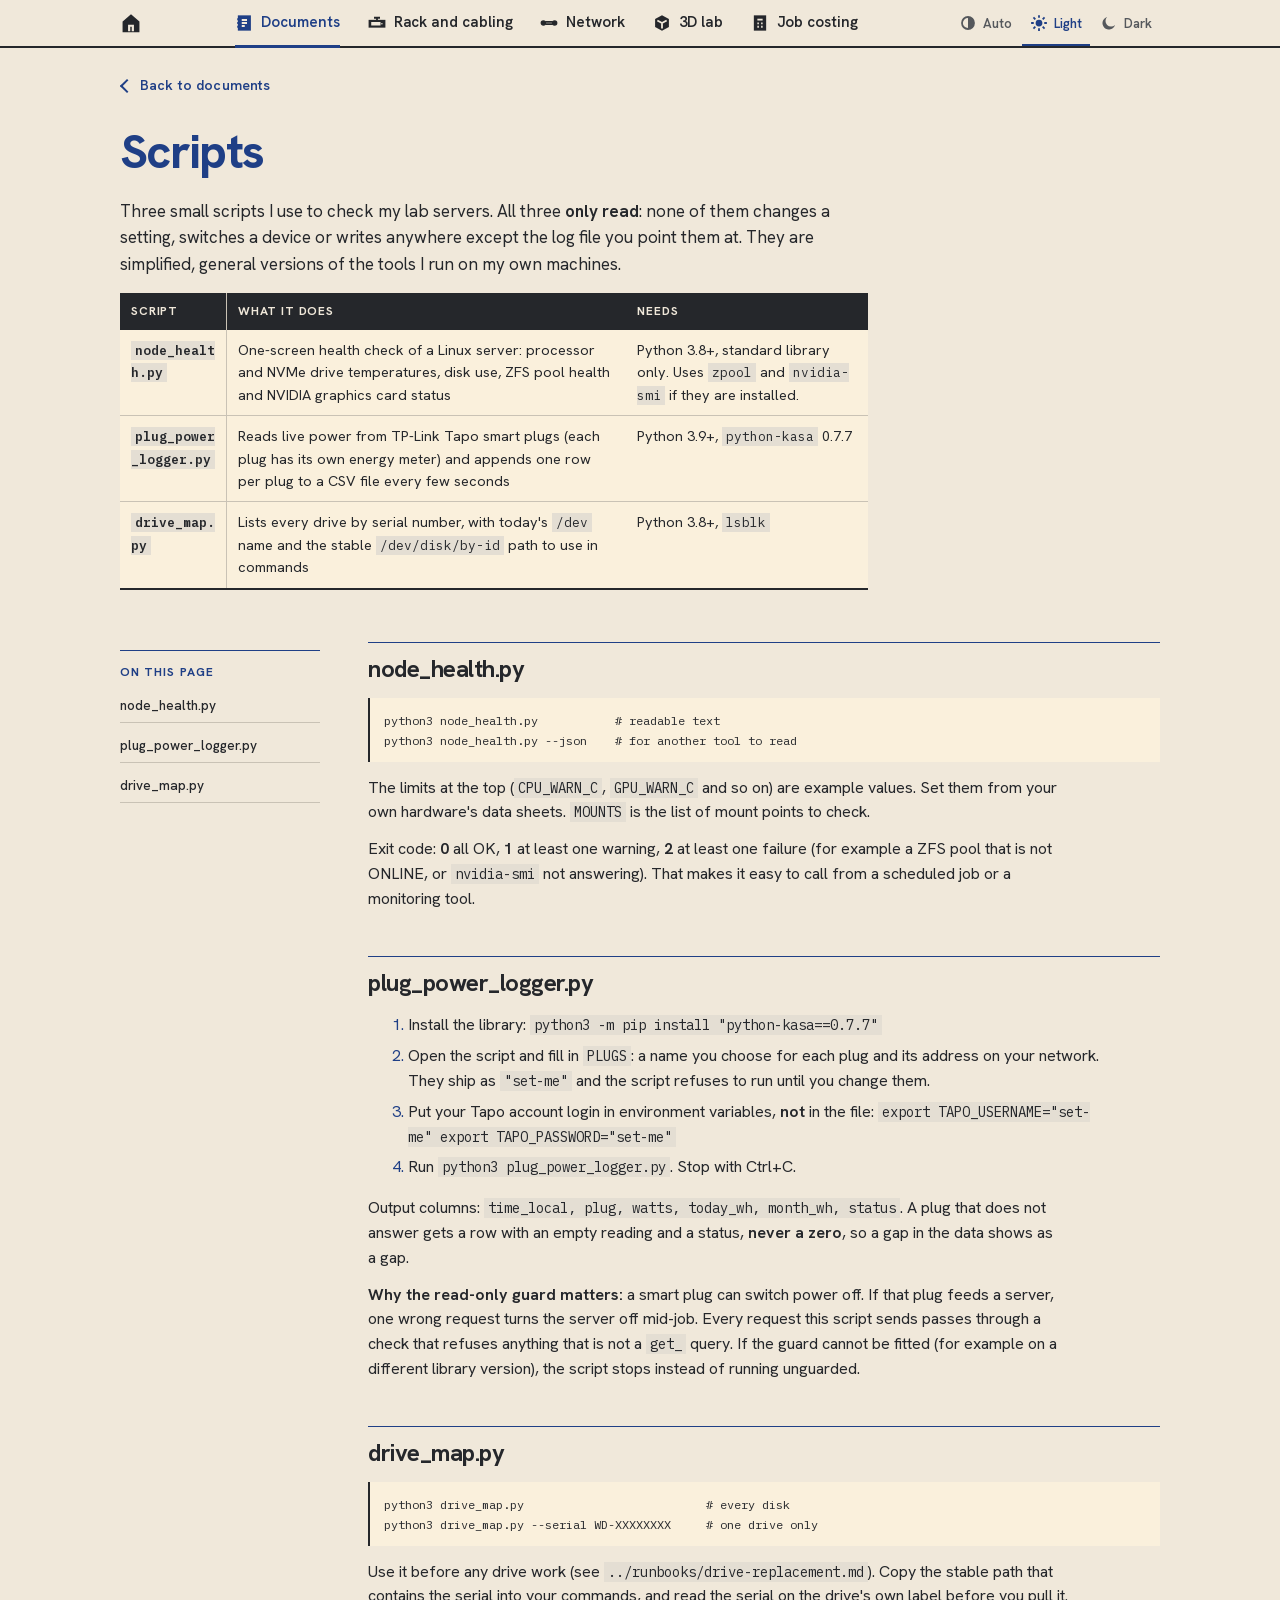
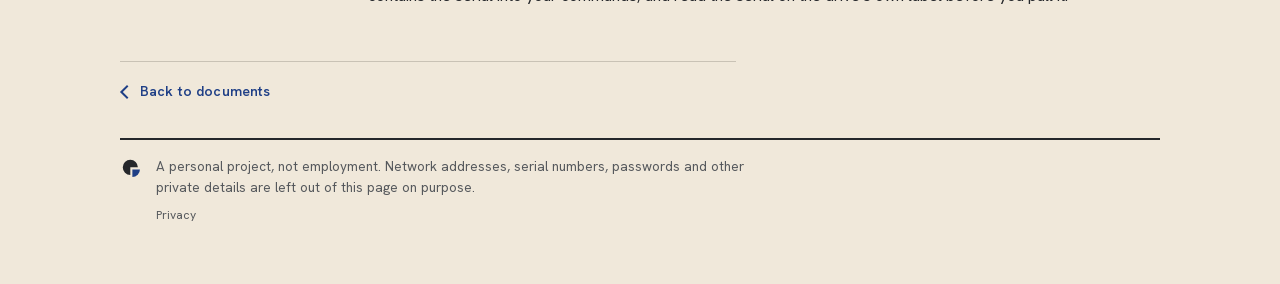
<file: docs/scripts/README.html>
<!DOCTYPE html>
<html lang="en-AU"><head><meta charset="utf-8"><meta name="viewport" content="width=device-width, initial-scale=1, viewport-fit=cover">
<title>Scripts</title><meta name="color-scheme" content="light dark">
<link rel="icon" type="image/svg+xml" href="data:image/svg+xml,%3Csvg xmlns='http://www.w3.org/2000/svg' viewBox='0 0 64 64'%3E%3Cstyle%3E.f{fill:%2325272B}.q{fill:%231F3F86}%40media (prefers-color-scheme:dark){.f{fill:%23F1E9D8}.q{fill:%2386A6E2}}%3C/style%3E%3Cpath class='f' d='M30 30V52A22 22 0 1 1 52 30Z'/%3E%3Cpath class='q' d='M36 36H58A22 22 0 0 1 36 58Z'/%3E%3C/svg%3E">
<script>try{var t=localStorage.getItem("theme")}catch(e){}if(t==="auto")document.documentElement.setAttribute("data-auto","");else document.documentElement.setAttribute("data-theme",t==="dark"?"dark":"light")</script>
<link rel="stylesheet" href="../../assets/theme.css?v=202610210933">
<script src="../../assets/theme-toggle.js?v=202610210850" defer></script>
<script src="../../assets/visits.js?v=202610210933" defer></script></head>
<body>
<nav class="topnav" aria-label="Site"><div class="in"><a class="home" href="../../index.html" aria-label="Home" title="Home"><svg class="ic" viewBox="0 0 24 24" aria-hidden="true" focusable="false" stroke-linecap="butt" stroke-linejoin="miter"><defs><mask id="ic49-home-m" maskUnits="userSpaceOnUse" x="0" y="0" width="24" height="24"><rect width="24" height="24" fill="#FFFFFF"/><path d="M10 21v-6h4v6" fill="none" stroke="#000000" stroke-width="2.4"/></mask></defs><g mask="url(#ic49-home-m)"><path d="M4 11l8-7 8 7v10H4z" fill="currentColor" stroke="currentColor" stroke-width="2.4"/></g></svg><span>Home</span></a><a href="../../index.html#docs" aria-current="page"><svg class="ic" viewBox="0 0 24 24" aria-hidden="true" focusable="false" stroke-linecap="butt" stroke-linejoin="miter"><defs><mask id="ic50-journal-m" maskUnits="userSpaceOnUse" x="0" y="0" width="24" height="24"><rect width="24" height="24" fill="#FFFFFF"/><path d="M9 8h7M9 12h7M9 16h4" fill="none" stroke="#000000" stroke-width="2.4"/></mask></defs><g mask="url(#ic50-journal-m)"><rect x="5" y="3" width="15" height="18" fill="currentColor" stroke="currentColor" stroke-width="2.4"/></g><path d="M5 7H3M5 12H3M5 17H3" fill="none" stroke="currentColor" stroke-width="2.4"/></svg><span>Documents</span></a><a href="../../rack-and-cabling.html"><svg class="ic" viewBox="0 0 24 24" aria-hidden="true" focusable="false" stroke-linecap="butt" stroke-linejoin="miter"><defs><mask id="ic51-switch-m" maskUnits="userSpaceOnUse" x="0" y="0" width="24" height="24"><rect width="24" height="24" fill="#FFFFFF"/><path d="M5.5 12h2v2h-2zM9.5 12h2v2h-2zM13.5 12h2v2h-2z" fill="none" stroke="#000000" stroke-width="2.4"/><circle cx="18.5" cy="13" r="1" fill="#000000"/></mask></defs><g mask="url(#ic51-switch-m)"><rect x="2" y="9" width="20" height="8" fill="currentColor" stroke="currentColor" stroke-width="2.4"/></g><path d="M12 9V5M8 5h8" fill="none" stroke="currentColor" stroke-width="2.4"/></svg><span>Rack and cabling</span></a><a href="../../network.html"><svg class="ic" viewBox="0 0 24 24" aria-hidden="true" focusable="false" stroke-linecap="butt" stroke-linejoin="miter"><circle cx="4.5" cy="12" r="2.5" fill="currentColor" stroke="currentColor" stroke-width="2.4"/><circle cx="19.5" cy="12" r="2.5" fill="currentColor" stroke="currentColor" stroke-width="2.4"/><path d="M7 10.5h10M7 13.5h10" fill="none" stroke="currentColor" stroke-width="2.4"/></svg><span>Network</span></a><a href="../../lab-3d.html"><svg class="ic" viewBox="0 0 24 24" aria-hidden="true" focusable="false" stroke-linecap="butt" stroke-linejoin="miter"><defs><mask id="icn-lab3d-m" maskUnits="userSpaceOnUse" x="0" y="0" width="24" height="24"><rect width="24" height="24" fill="#FFFFFF"/><path d="M5.8 8.6L12 12l6.2-3.4M12 12v7.4" fill="none" stroke="#000000" stroke-width="2.4"/></mask></defs><g mask="url(#icn-lab3d-m)"><path d="M12 3l8 4.5v9L12 21l-8-4.5v-9z" fill="currentColor" stroke="currentColor" stroke-width="2.4"/></g></svg><span>3D lab</span></a><a href="../../job-costing.html"><svg class="ic" viewBox="0 0 24 24" aria-hidden="true" focusable="false" stroke-linecap="butt" stroke-linejoin="miter"><defs><mask id="icn-jobcost-m" maskUnits="userSpaceOnUse" x="0" y="0" width="24" height="24"><rect width="24" height="24" fill="#FFFFFF"/><path d="M8.5 7.5h7" fill="none" stroke="#000000" stroke-width="2.4"/><path d="M8.5 12.5h2M13.5 12.5h2M8.5 17h2M13.5 17h2" fill="none" stroke="#000000" stroke-width="2.4"/></mask></defs><g mask="url(#icn-jobcost-m)"><rect x="5" y="3" width="14" height="18" fill="currentColor" stroke="currentColor" stroke-width="2.4"/></g></svg><span>Job costing</span></a></div></nav>
<main class="doc">
<p class="back"><a href="../../index.html#docs">Back to documents</a></p>
<header class="dochead"><h1>Scripts</h1><div class="intro"><p>Three small scripts I use to check my lab servers. All three <strong>only read</strong>: none of them changes a setting, switches a device or writes anywhere except the log file you point them at. They are simplified, general versions of the tools I run on my own machines.</p>
<div class="tw"><table>
<thead>
<tr>
<th>Script</th>
<th>What it does</th>
<th>Needs</th>
</tr>
</thead>
<tbody>
<tr>
<td><code>node_health.py</code></td>
<td>One-screen health check of a Linux server: processor and NVMe drive temperatures, disk use, ZFS pool health and NVIDIA graphics card status</td>
<td>Python 3.8+, standard library only. Uses <code>zpool</code> and <code>nvidia-smi</code> if they are installed.</td>
</tr>
<tr>
<td><code>plug_power_logger.py</code></td>
<td>Reads live power from TP-Link Tapo smart plugs (each plug has its own energy meter) and appends one row per plug to a CSV file every few seconds</td>
<td>Python 3.9+, <code>python-kasa</code> 0.7.7</td>
</tr>
<tr>
<td><code>drive_map.py</code></td>
<td>Lists every drive by serial number, with today's <code>/dev</code> name and the stable <code>/dev/disk/by-id</code> path to use in commands</td>
<td>Python 3.8+, <code>lsblk</code></td>
</tr>
</tbody>
</table></div></div></header>
<div class="docgrid"><nav class="toc" aria-label="On this page"><p class="toc-h">On this page</p><ol><li><a href="#s1">node_health.py</a></li><li><a href="#s2">plug_power_logger.py</a></li><li><a href="#s3">drive_map.py</a></li></ol></nav><div class="docbody"><h2 id="s1">node_health.py</h2>
<pre><code>python3 node_health.py           # readable text
python3 node_health.py --json    # for another tool to read
</code></pre>
<p>The limits at the top (<code>CPU_WARN_C</code>, <code>GPU_WARN_C</code> and so on) are example values. Set them from your own hardware's data sheets. <code>MOUNTS</code> is the list of mount points to check.</p>
<p>Exit code: <strong>0</strong> all OK, <strong>1</strong> at least one warning, <strong>2</strong> at least one failure (for example a ZFS pool that is not ONLINE, or <code>nvidia-smi</code> not answering). That makes it easy to call from a scheduled job or a monitoring tool.</p>
<h2 id="s2">plug_power_logger.py</h2>
<ol>
<li>Install the library: <code>python3 -m pip install "python-kasa==0.7.7"</code></li>
<li>Open the script and fill in <code>PLUGS</code>: a name you choose for each plug and its address on your network. They ship as <code>"set-me"</code> and the script refuses to run until you change them.</li>
<li>Put your Tapo account login in environment variables, <strong>not</strong> in the file:
   <code>export TAPO_USERNAME="set-me"
   export TAPO_PASSWORD="set-me"</code></li>
<li>Run <code>python3 plug_power_logger.py</code>. Stop with Ctrl+C.</li>
</ol>
<p>Output columns: <code>time_local, plug, watts, today_wh, month_wh, status</code>. A plug that does not answer gets a row with an empty reading and a status, <strong>never a zero</strong>, so a gap in the data shows as a gap.</p>
<p><strong>Why the read-only guard matters:</strong> a smart plug can switch power off. If that plug feeds a server, one wrong request turns the server off mid-job. Every request this script sends passes through a check that refuses anything that is not a <code>get_</code> query. If the guard cannot be fitted (for example on a different library version), the script stops instead of running unguarded.</p>
<h2 id="s3">drive_map.py</h2>
<pre><code>python3 drive_map.py                          # every disk
python3 drive_map.py --serial WD-XXXXXXXX     # one drive only
</code></pre>
<p>Use it before any drive work (see <code>../runbooks/drive-replacement.md</code>). Copy the stable path that contains the serial into your commands, and read the serial on the drive's own label before you pull it.</p></div></div>
<p class="back back-end"><a href="../../index.html#docs">Back to documents</a></p>
</main>
<div class="wrap"><footer><svg class="mark" viewBox="0 0 64 64" aria-hidden="true" focusable="false"><path d="M30 30V52A22 22 0 1 1 52 30Z" fill="var(--ds-ink)"/><path d="M36 36H58A22 22 0 0 1 36 58Z" fill="var(--ds-mark-q)"/></svg><span>A personal project, not employment. Network addresses, serial numbers, passwords and other private details are left out of this page on purpose.<a class="privacy" href="../../visits.html">Privacy</a></span></footer></div>
</body></html>
</file>
<file: assets/theme.css>
/* Site stylesheet: Swiss Quant theme (International Typographic Style).
   Colours, type, spacing, radius and icon stroke follow the theme tokens, light and dark. */

/* Hanken Grotesk, variable 100 to 900 (SIL Open Font License, see fonts/hanken-grotesk-OFL.txt) */
@font-face{font-family:'Hanken Grotesk';font-style:normal;font-weight:100 900;font-display:swap;src:url('fonts/hanken-grotesk-variable-latin-ext.woff2') format('woff2');unicode-range:U+0100-02BA,U+02BD-02C5,U+02C7-02CC,U+02CE-02D7,U+02DD-02FF,U+0304,U+0308,U+0329,U+1D00-1DBF,U+1E00-1E9F,U+1EF2-1EFF,U+2020,U+20A0-20AB,U+20AD-20C4,U+2113,U+2C60-2C7F,U+A720-A7FF}
@font-face{font-family:'Hanken Grotesk';font-style:normal;font-weight:100 900;font-display:swap;src:url('fonts/hanken-grotesk-variable-latin.woff2') format('woff2');unicode-range:U+0000-00FF,U+0131,U+0152-0153,U+02BB-02BC,U+02C6,U+02DA,U+02DC,U+0304,U+0308,U+0329,U+2000-206F,U+20AC,U+2122,U+2191,U+2193,U+2212,U+2215,U+FEFF,U+FFFD}
/* IBM Plex Mono 400 and 600 (SIL Open Font License, see fonts/ibm-plex-mono-OFL.txt) */
@font-face{font-family:'IBM Plex Mono';font-style:normal;font-weight:400;font-display:swap;src:url('fonts/ibm-plex-mono-400-latin-ext.woff2') format('woff2');unicode-range:U+0100-02BA,U+02BD-02C5,U+02C7-02CC,U+02CE-02D7,U+02DD-02FF,U+0304,U+0308,U+0329,U+1D00-1DBF,U+1E00-1E9F,U+1EF2-1EFF,U+2020,U+20A0-20AB,U+20AD-20C4,U+2113,U+2C60-2C7F,U+A720-A7FF}
@font-face{font-family:'IBM Plex Mono';font-style:normal;font-weight:400;font-display:swap;src:url('fonts/ibm-plex-mono-400-latin.woff2') format('woff2');unicode-range:U+0000-00FF,U+0131,U+0152-0153,U+02BB-02BC,U+02C6,U+02DA,U+02DC,U+0304,U+0308,U+0329,U+2000-206F,U+20AC,U+2122,U+2191,U+2193,U+2212,U+2215,U+FEFF,U+FFFD}
@font-face{font-family:'IBM Plex Mono';font-style:normal;font-weight:600;font-display:swap;src:url('fonts/ibm-plex-mono-600-latin-ext.woff2') format('woff2');unicode-range:U+0100-02BA,U+02BD-02C5,U+02C7-02CC,U+02CE-02D7,U+02DD-02FF,U+0304,U+0308,U+0329,U+1D00-1DBF,U+1E00-1E9F,U+1EF2-1EFF,U+2020,U+20A0-20AB,U+20AD-20C4,U+2113,U+2C60-2C7F,U+A720-A7FF}
@font-face{font-family:'IBM Plex Mono';font-style:normal;font-weight:600;font-display:swap;src:url('fonts/ibm-plex-mono-600-latin.woff2') format('woff2');unicode-range:U+0000-00FF,U+0131,U+0152-0153,U+02BB-02BC,U+02C6,U+02DA,U+02DC,U+0304,U+0308,U+0329,U+2000-206F,U+20AC,U+2122,U+2191,U+2193,U+2212,U+2215,U+FEFF,U+FFFD}

/* Theme roles, light (paper) */
:root{
  color-scheme:light;
  --ds-canvas:#F0E8DA; --ds-panel:#FAF0DC; --ds-ink:#25272B; --ds-muted:#55585C;
  --ds-line:#C9C2B5; --ds-line-strong:#6F7276; --ds-accent:#1F3F86; --ds-on-accent:#F0E8DA;
  --ds-support:#3B3E43; --ds-highlight:#4A69A6; --ds-mark-q:#1F3F86; --ds-focus:#1F3F86;
  --ds-selection:#C9DCFE; --ds-head:#25272B; --ds-on-head:#F0E8DA; --ds-shadow:rgba(37,39,43,.16);
  --ds-copper:#85592C; --ds-tint:#E4DED3;
  --ds-font:'Hanken Grotesk',system-ui,-apple-system,"Segoe UI",Roboto,"Helvetica Neue",Arial,sans-serif;
  --ds-mono:'IBM Plex Mono',ui-monospace,Menlo,Consolas,monospace;
  --ds-tracking-display:-.035em;
  /* names the page drawings use */
  --bg:var(--ds-canvas); --panel:var(--ds-panel); --ink:var(--ds-ink); --muted:var(--ds-muted);
  --line:var(--ds-line); --navy:var(--ds-accent); --navy-soft:var(--ds-tint); --accent:var(--ds-highlight);
  --copper:var(--ds-copper); --grey:var(--ds-line-strong); --metal:var(--ds-line); --rackbg:var(--ds-support);
}
/* Theme roles, dark: chosen Dark, or Auto (html[data-auto], set by the script in each page's head) on a device
   set to dark. With no choice, and with scripts off, the site is Light. */
@media (prefers-color-scheme: dark){
  :root[data-auto]:not([data-theme="light"]){
    color-scheme:dark;
    --ds-canvas:#1C2026; --ds-panel:#252930; --ds-ink:#F1E9D8; --ds-muted:#A6A9AE;
    --ds-line:#383C43; --ds-line-strong:#6F7276; --ds-accent:#86A6E2; --ds-on-accent:#1C2026;
    --ds-support:#CDD0D5; --ds-highlight:#C9DCFE; --ds-mark-q:#86A6E2; --ds-focus:#86A6E2;
    --ds-selection:#1F3F86; --ds-head:#3B3E43; --ds-on-head:#F1E9D8; --ds-shadow:rgba(28,32,38,.55);
    --ds-copper:#D8A66E; --ds-tint:#333B49;
  }
}
:root[data-theme="dark"]{
  color-scheme:dark;
  --ds-canvas:#1C2026; --ds-panel:#252930; --ds-ink:#F1E9D8; --ds-muted:#A6A9AE;
  --ds-line:#383C43; --ds-line-strong:#6F7276; --ds-accent:#86A6E2; --ds-on-accent:#1C2026;
  --ds-support:#CDD0D5; --ds-highlight:#C9DCFE; --ds-mark-q:#86A6E2; --ds-focus:#86A6E2;
  --ds-selection:#1F3F86; --ds-head:#3B3E43; --ds-on-head:#F1E9D8; --ds-shadow:rgba(28,32,38,.55);
  --ds-copper:#D8A66E; --ds-tint:#333B49;
}

/* Base */
*{box-sizing:border-box}
html{-webkit-text-size-adjust:100%;background:var(--ds-canvas);scroll-padding-top:64px}
body{margin:0;background:var(--ds-canvas);color:var(--ds-ink);font:400 16px/1.55 var(--ds-font);overflow-x:hidden;font-kerning:normal}
::selection{background:var(--ds-selection)}
a{color:var(--ds-accent);text-underline-offset:.18em;text-decoration-thickness:1px}
a:hover{text-decoration-thickness:2px}
a:focus-visible,[tabindex]:focus-visible{outline:2px solid var(--ds-focus);outline-offset:2px}
b,strong{font-weight:650}
code,pre,kbd{font-family:var(--ds-mono)}
.wrap{max-width:1120px;margin:0 auto;padding:0 max(20px,env(safe-area-inset-right,0px)) 0 max(20px,env(safe-area-inset-left,0px))}
.ic{display:block;flex:none;width:20px;height:20px}
@media (min-width:760px){.wrap{padding:0 40px}}

/* Top bar */
.topnav{position:sticky;top:0;z-index:10;background:var(--ds-canvas);border-bottom:2px solid var(--ds-ink);font-size:15px;padding-top:env(safe-area-inset-top,0px)}
.topnav .in{max-width:1120px;margin:0 auto;padding:0 max(20px,env(safe-area-inset-right,0px)) 0 max(20px,env(safe-area-inset-left,0px));display:flex;flex-wrap:wrap;gap:0 28px}
.topnav a{display:inline-flex;align-items:center;gap:8px;min-height:48px;color:var(--ds-ink);font-weight:600;text-decoration:none;letter-spacing:-.005em;border-bottom:3px solid transparent;margin-bottom:-2px}
.topnav a .ic{width:18px;height:18px;color:var(--ds-ink)}
.topnav a:hover,.topnav a:hover .ic{color:var(--ds-accent)}
.topnav a:focus-visible{outline-offset:-2px}
.topnav a[aria-current="page"],.topnav a[aria-current="page"] .ic{color:var(--ds-accent)}
.topnav a[aria-current="page"]{border-bottom-color:var(--ds-accent)}
.topnav a.home{margin-right:auto}
.topnav a.home span{position:absolute;width:1px;height:1px;overflow:hidden;clip:rect(0 0 0 0);white-space:nowrap}
.topnav a.home .ic{width:22px;height:22px}
@media (min-width:760px){.topnav .in{padding:0 40px}}
@media (max-width:560px){.topnav{font-size:14px}.topnav .in{gap:0 14px}.topnav a{gap:5px;min-height:46px}.topnav a .ic{width:15px;height:15px}}
@media (max-width:420px){.topnav{font-size:13.5px}.topnav .in{gap:0 10px}.topnav a{gap:4px}.topnav a .ic{width:14px;height:14px}.topnav a.home{margin-right:0}.topnav a.home .ic{width:20px;height:20px}}

/* Page header */
header{padding:56px 0 24px}
.brand{display:flex;align-items:center;gap:18px}
.brand .mark{width:64px;height:64px;flex:none;display:block}
h1{font-size:64px;line-height:1;font-weight:750;letter-spacing:var(--ds-tracking-display);margin:0;color:var(--ds-accent);text-wrap:balance}
.lede{font-size:22px;line-height:1.4;margin:24px 0 0;color:var(--ds-ink);max-width:34em;letter-spacing:-.01em;text-wrap:pretty}
.contact{margin:20px 0 0;font-size:15px;color:var(--ds-muted)}
.contact a{color:var(--ds-accent);font-weight:600}
.back{margin:0;font-size:14px;font-weight:600;letter-spacing:.01em}
.back a{display:inline-flex;align-items:center;gap:8px;min-height:44px;text-decoration:none;color:var(--ds-accent)}
.back a::before{content:"";width:8px;height:8px;border-left:2px solid currentColor;border-bottom:2px solid currentColor;transform:rotate(45deg);margin-left:2px}
.back a:hover{text-decoration:underline}
header .back{margin:-28px 0 20px}
.back-end{margin:40px 0 0;padding-top:8px;border-top:1px solid var(--ds-line)}
@media (max-width:560px){h1{font-size:40px}.lede{font-size:18.5px;margin-top:18px}header{padding:36px 0 12px}header .back{margin:-20px 0 14px}.brand{gap:12px}.brand .mark{width:46px;height:46px}}

/* Sections: label column on the left, content on the right (wide screens) */
section{padding:40px 0 8px}
h2{font-size:13px;line-height:1.25;text-transform:uppercase;letter-spacing:.09em;font-weight:700;color:var(--ds-accent);margin:0 0 20px;padding-top:12px;border-top:1px solid var(--ds-accent)}
h3{font-size:18px;line-height:1.25;font-weight:700;letter-spacing:-.01em;margin:20px 0 8px}
p{margin:0 0 12px}
section>p{max-width:42em}
.muted{color:var(--ds-muted)}
@media (min-width:960px){
  section{display:grid;grid-template-columns:200px minmax(0,1fr);column-gap:48px;padding:48px 0 8px;border-top:1px solid var(--ds-line)}
  section>*{grid-column:2}
  section>h2{grid-column:1;grid-row:1/span 30;align-self:start;position:sticky;top:76px;margin:0}
  header+section{border-top:0}
}

/* Figures */
.stats{display:grid;grid-template-columns:repeat(2,minmax(0,1fr));gap:20px 16px}
@media (min-width:700px){.stats{grid-template-columns:repeat(3,minmax(0,1fr))}}
.stat{border-top:2px solid var(--ds-ink);padding:12px 0 4px}
.stat b{display:block;font-size:44px;line-height:1;font-weight:750;letter-spacing:var(--ds-tracking-display);color:var(--ds-accent);font-variant-numeric:tabular-nums lining-nums;white-space:nowrap}
.stat span{display:block;margin-top:8px;font-size:14px;line-height:1.4;color:var(--ds-muted);max-width:22ch}
@media (max-width:560px){.stat b{font-size:34px}.stat span{font-size:13.5px}}

/* Cards */
.cards{display:grid;gap:16px}
@media (min-width:700px){.cards{grid-template-columns:repeat(2,minmax(0,1fr))}}
.card{background:var(--ds-panel);border-top:2px solid var(--ds-ink);padding:16px 20px 18px;display:flex;flex-direction:column}
.card h3{margin:0 0 8px;font-size:19px;color:var(--ds-ink)}
.card p{margin:0;color:var(--ds-ink);text-wrap:pretty}
.card .more{margin:auto 0 0;padding-top:14px;font-size:14px;font-weight:600}
.card .more a{display:inline-flex;align-items:center;gap:6px;min-height:32px}
.tags{margin:14px 0 0;padding:0;list-style:none;display:flex;flex-wrap:wrap;gap:6px}
.tags li{font-family:var(--ds-mono);font-size:12px;line-height:1;font-weight:400;color:var(--ds-ink);border:1px solid var(--ds-line-strong);padding:6px 8px}

/* Method steps */
.steps{display:grid;grid-template-columns:repeat(auto-fit,minmax(200px,1fr));gap:16px;counter-reset:s}
.steps div{border-top:2px solid var(--ds-ink);padding:12px 0 8px}
.steps div::before{counter-increment:s;content:counter(s,decimal-leading-zero);display:block;font-family:var(--ds-mono);font-size:14px;line-height:1;font-weight:600;color:var(--ds-accent);margin:0 0 14px}
.steps b{display:block;font-size:19px;font-weight:700;margin-bottom:4px;letter-spacing:-.01em}

/* Skills */
dl.skills{margin:0;display:grid;gap:0}
dl.skills dt{font-weight:700;color:var(--ds-ink);padding-top:14px;border-top:1px solid var(--ds-line)}
dl.skills dt:first-child{border-top:0;padding-top:0}
dl.skills dd{margin:4px 0 16px;color:var(--ds-ink);max-width:42em}
@media (min-width:700px){dl.skills{grid-template-columns:180px minmax(0,1fr);column-gap:24px}dl.skills dd{padding-top:14px;border-top:1px solid var(--ds-line);margin:0 0 4px}dl.skills dd:nth-of-type(1){border-top:0;padding-top:0}dl.skills dt{padding-bottom:12px}}

/* Tables: own scroll box, first column frozen */
table{width:100%;border-collapse:separate;border-spacing:0;font-size:15px;background:var(--ds-panel);font-variant-numeric:tabular-nums}
th,td{text-align:left;padding:10px 12px;border-bottom:1px solid var(--ds-line);vertical-align:top}
th{font-size:12px;text-transform:uppercase;letter-spacing:.07em;font-weight:700;background:var(--ds-head);color:var(--ds-on-head);border-bottom:0;white-space:nowrap}
tbody tr:last-child td{border-bottom:2px solid var(--ds-ink)}
td code,td .mono{font-family:var(--ds-mono);font-size:.9em}
.tablewrap,.tw{overflow-x:auto;max-width:100%;-webkit-overflow-scrolling:touch;overscroll-behavior-x:contain}
.tablewrap :is(th,td):first-child,.tw :is(th,td):first-child{position:sticky;left:0;z-index:1;box-shadow:inset -1px 0 0 var(--ds-line)}
.tablewrap td:first-child,.tw td:first-child{background:var(--ds-panel);font-weight:600}
.tablewrap th:first-child,.tw th:first-child{background:var(--ds-head)}
@media (max-width:560px){th,td{padding:8px 9px}table{font-size:14px}.tablewrap td:first-child,.tw td:first-child{max-width:42vw}}

/* Document list on the home page */
ul.doclist{list-style:none;margin:16px 0 0;padding:0;border-top:2px solid var(--ds-ink)}
ul.doclist li{display:flex;gap:14px;align-items:flex-start;padding:14px 0;border-bottom:1px solid var(--ds-line)}
ul.doclist li .ic{color:var(--ds-accent);margin-top:2px}
ul.doclist li>span{flex:1;min-width:0}
ul.doclist a{font-weight:600}

/* Drawings (network and rack pages) */
.figure{background:var(--ds-panel);border-top:2px solid var(--ds-ink);padding:12px}
.figure>svg{display:block;width:100%;height:auto}
.caption{font-size:13.5px;color:var(--ds-muted);margin:12px 2px 0;max-width:46em}
.legend{list-style:none;margin:14px 0 0;padding:0;display:flex;flex-wrap:wrap;gap:8px 18px;font-size:13.5px;color:var(--ds-muted)}
.legend li{display:flex;align-items:center;gap:6px}
.legend svg{width:34px;height:12px;flex:none}
.sw{display:inline-block;width:14px;height:14px;border:1px solid var(--ds-line)}
ul.plain{margin:0;padding-left:20px;max-width:46em}
ul.plain li{margin:0 0 10px}
ul.plain li::marker{color:var(--ds-accent)}
.detail{margin-top:14px;background:var(--ds-canvas);border-left:2px solid var(--ds-accent);padding:12px 14px;font-size:14.5px;min-height:3em}
.detail b{color:var(--ds-accent)}
.detail ul{margin:4px 0 0;padding-left:18px}
.hit{cursor:pointer}
.hit:focus{outline:none}
.hit:focus-visible .port,.hit:focus-visible .nodebox{stroke:var(--ds-focus);stroke-width:3}
@media (min-width:960px){
  .figure.side{display:grid;grid-template-columns:minmax(0,1fr) 260px;column-gap:20px;align-items:start}
  .figure.side>svg{grid-column:1;grid-row:1/span 3}
  .figure.side>.legend{grid-column:2;margin:0;flex-direction:column}
  .figure.side>.detail{grid-column:2;position:sticky;top:76px;min-height:8em}
  .figure.side>.caption{grid-column:2}
}
#tip{position:fixed;z-index:20;max-width:300px;background:var(--ds-panel);color:var(--ds-ink);border:1px solid var(--ds-line-strong);border-top:2px solid var(--ds-accent);padding:10px 12px;font-size:13.5px;line-height:1.45;box-shadow:0 4px 12px 0 var(--ds-shadow);pointer-events:none;display:none}
#tip b{display:block;color:var(--ds-accent);margin-bottom:4px;font-weight:700}
#tip ul{margin:0;padding-left:16px}
.cab{background:var(--ds-panel);border-left:2px solid var(--ds-accent);padding:10px 14px;font-size:14.5px}
.cab.copper{border-left-color:var(--ds-copper)}
.cab h4{margin:0 0 4px;font-size:15px;font-weight:700}
.cab .meta{color:var(--ds-muted);font-size:13px}

/* Footer */
footer{margin-top:48px;padding:16px 0 56px;border-top:2px solid var(--ds-ink);font-size:13.5px;color:var(--ds-muted);display:flex;gap:14px;align-items:flex-start}
footer .mark{width:22px;height:22px;flex:none;margin-top:1px}
footer>span{max-width:46em}

/* Write-up pages */
main.doc{max-width:1120px;margin:0 auto;padding:16px max(20px,env(safe-area-inset-right,0px)) 0 max(20px,env(safe-area-inset-left,0px))}
@media (min-width:760px){main.doc{padding:16px 40px 0}}
.dochead{padding:20px 0 8px}
main.doc h1{font-size:48px;margin:0 0 22px;max-width:18em}
.intro{max-width:44em;font-size:17px}
.figs{list-style:none;margin:28px 0 0;padding:0;display:grid;grid-template-columns:repeat(2,minmax(0,1fr));gap:18px 16px}
@media (min-width:700px){.figs{grid-template-columns:repeat(4,minmax(0,1fr))}}
.figs li{border-top:2px solid var(--ds-ink);padding-top:10px}
.figs b{display:block;font-size:36px;line-height:1;font-weight:750;letter-spacing:var(--ds-tracking-display);color:var(--ds-accent);font-variant-numeric:tabular-nums;white-space:nowrap}
.figs span{display:block;margin-top:6px;font-size:13.5px;color:var(--ds-muted)}
.toc{margin:28px 0 0;padding:12px 0 0;border-top:1px solid var(--ds-accent)}
.toc-h{font-size:12px;text-transform:uppercase;letter-spacing:.09em;font-weight:700;color:var(--ds-accent);margin:0 0 8px}
.toc ol{list-style:none;margin:0;padding:0;display:flex;flex-wrap:wrap;gap:6px}
.toc a{display:inline-flex;align-items:center;min-height:36px;padding:4px 10px;border:1px solid var(--ds-line-strong);font-size:13.5px;font-weight:600;color:var(--ds-ink);text-decoration:none;line-height:1.25}
.toc a:hover{color:var(--ds-accent);border-color:var(--ds-accent)}
@media (min-width:960px){
  .docgrid{display:grid;grid-template-columns:200px minmax(0,1fr);column-gap:48px;align-items:start}
  .toc{position:sticky;top:76px;margin-top:36px}
  .toc ol{display:block;counter-reset:t}
  .toc a{display:block;min-height:0;border:0;border-bottom:1px solid var(--ds-line);padding:8px 0;font-weight:500}
}
.docbody>h2:first-child{margin-top:28px}
main.doc h2{font-size:24px;line-height:1.2;text-transform:none;letter-spacing:-.02em;font-weight:700;color:var(--ds-ink);margin:44px 0 14px;padding-top:12px;border-top:1px solid var(--ds-accent)}
main.doc h3{font-size:17px;color:var(--ds-ink);margin:24px 0 8px}
main.doc p,main.doc li{max-width:44em;text-wrap:pretty}
main.doc li{margin:0 0 6px}
main.doc li::marker{color:var(--ds-accent)}
main.doc table{font-size:14.5px}
main.doc th,main.doc td{padding:9px 11px}
main.doc .tw{margin:16px 0}
main.doc pre{overflow-x:auto;background:var(--ds-panel);border-left:2px solid var(--ds-ink);padding:12px 14px;font-size:13.5px;line-height:1.5;max-width:100%}
main.doc code{font-size:.88em}
main.doc :not(pre)>code{background:var(--ds-tint);padding:1px 4px;overflow-wrap:anywhere}
main.doc hr{border:0;border-top:1px solid var(--ds-line);margin:28px 0}
main.doc blockquote{margin:16px 0;padding:4px 0 4px 16px;border-left:2px solid var(--ds-accent);color:var(--ds-muted)}
main.doc+.wrap footer{margin-top:24px}
@media (max-width:560px){main.doc h1{font-size:32px}main.doc h2{font-size:21px}.figs b{font-size:30px}.intro{font-size:16px}}
@media (prefers-reduced-motion:reduce){*{transition:none!important;animation:none!important}}

/* Button link (the 3D lab link on the home page) */
.cta-row{margin:16px 0 0}
.cta{display:inline-flex;align-items:center;gap:9px;min-height:44px;padding:0 16px;border:2px solid var(--ds-accent);color:var(--ds-accent);font-weight:650;text-decoration:none;letter-spacing:-.005em}
.cta .ic{width:18px;height:18px}
.cta:hover{background:var(--ds-accent);color:var(--ds-on-accent);text-decoration:none}
.cta:focus-visible{outline:2px solid var(--ds-focus);outline-offset:2px}

/* Theme switch in the top bar: Auto, Light, Dark */
.themesw{display:inline-flex;align-items:center;margin-left:auto;gap:2px}
.themesw button{display:inline-flex;align-items:center;gap:6px;min-height:44px;min-width:40px;padding:0 8px;background:none;border:0;border-bottom:2px solid transparent;margin-bottom:-2px;color:var(--ds-muted);font:600 13px/1 var(--ds-font);cursor:pointer}
.themesw button .ic{width:18px;height:18px}
.themesw button:hover,.themesw button:focus-visible{color:var(--ds-accent)}
.themesw button:focus-visible{outline:2px solid var(--ds-focus);outline-offset:-2px}
.themesw button[aria-pressed="true"]{color:var(--ds-accent);border-bottom-color:var(--ds-accent)}
@media (max-width:640px){.themesw button span{display:none}.themesw button{padding:0 6px}}

/* Build timeline: 3D skyline, flat heatmap, milestones */
:root{--sky-hardware:#85592C;--sky-network:#1F3F86;--sky-storage:#9A7B1F;--sky-training:#2E7468;--sky-documentation:#6F7276}
@media (prefers-color-scheme: dark){:root[data-auto]:not([data-theme="light"]){--sky-hardware:#D8A66E;--sky-network:#86A6E2;--sky-storage:#D9BE6A;--sky-training:#6FB8A8;--sky-documentation:#A6A9AE}}
:root[data-theme="dark"]{--sky-hardware:#D8A66E;--sky-network:#86A6E2;--sky-storage:#D9BE6A;--sky-training:#6FB8A8;--sky-documentation:#A6A9AE}
.vh{position:absolute!important;width:1px;height:1px;overflow:hidden;clip:rect(0 0 0 0);white-space:nowrap}
.sky .figs{margin-top:20px}
.sky-lede{margin:0;max-width:42em}
.sky-bar,.sky-areas{display:none}
.sky.sky-js .sky-bar{display:flex;flex-wrap:wrap;justify-content:space-between;align-items:center;gap:8px 16px;margin-top:28px;border-bottom:2px solid var(--ds-ink)}
.sky.sky-js .sky-areas{display:flex;flex-wrap:wrap;gap:6px 8px;margin-top:12px}
.sky-views,.sky-ctl{display:flex;gap:4px}
.sky-bar button{min-height:44px;padding:0 10px;background:none;border:0;border-bottom:2px solid transparent;margin-bottom:-2px;color:var(--ds-muted);font:600 14px/1 var(--ds-font);cursor:pointer}
.sky-bar button[aria-pressed="true"]{color:var(--ds-accent);border-bottom-color:var(--ds-accent)}
.sky-bar button:hover,.sky-bar button:focus-visible{color:var(--ds-accent)}
.sky-ctl button{color:var(--ds-ink);font-weight:500}
.sky-areas button{display:inline-flex;align-items:center;gap:7px;min-height:36px;padding:0 10px;background:var(--ds-panel);border:1px solid var(--ds-line);color:var(--ds-ink);font:500 13.5px/1 var(--ds-font);cursor:pointer}
.sky-areas button i{width:12px;height:12px;display:block;background:var(--a)}
.sky-areas button[aria-pressed="false"]{color:var(--ds-muted);background:none}
.sky-areas button[aria-pressed="false"] i{background:none;box-shadow:inset 0 0 0 1.5px var(--a)}
.sky-areas [data-area="hardware"],.a-hardware{--a:var(--sky-hardware)}
.sky-areas [data-area="network"],.a-network{--a:var(--sky-network)}
.sky-areas [data-area="storage"],.a-storage{--a:var(--sky-storage)}
.sky-areas [data-area="training"],.a-training{--a:var(--sky-training)}
.sky-areas [data-area="documentation"],.a-documentation{--a:var(--sky-documentation)}
.sky-stage{display:none;position:relative;margin-top:12px;height:min(440px,70vh);background:var(--ds-panel);border-top:1px solid var(--ds-line);overflow:hidden}
.sky.sky-3d .sky-stage{display:block}
.sky.sky-3d .sky-flat{display:none}
.sky.sky-3d.sky-showflat .sky-stage{display:none}
.sky.sky-3d.sky-showflat .sky-flat{display:block}
.sky.sky-js:not(.sky-3d) .sky-ctl{display:none}
.sky.sky-js:not(.sky-3d) .sky-areas{display:none}
.sky.sky-no3d .sky-views{display:none}
.sky-stage canvas{display:block;width:100%;height:100%;touch-action:pan-y;cursor:grab}
.sky-labels{position:absolute;inset:0;pointer-events:none}
.sky-lab{position:absolute;left:0;top:0;white-space:nowrap;font:600 11.5px/1 var(--ds-mono);color:var(--ds-ink);transition:opacity .2s}
.sky-row{translate:-100% -50%;padding-right:6px}
.sky-mon{translate:-50% 4px;color:var(--ds-muted);font-weight:400}
.sky-tip{position:absolute;left:0;top:0;translate:-50% calc(-100% - 12px);max-width:260px;padding:8px 10px;background:var(--ds-canvas);border:1px solid var(--ds-ink);font-size:13px;line-height:1.4;color:var(--ds-ink);pointer-events:none}
.sky-tip.pinned{pointer-events:auto}
.sky-tip b{font-weight:700;margin-right:4px}
.sky-hint{position:absolute;left:12px;bottom:8px;margin:0;font-size:12px;color:var(--ds-muted);pointer-events:none}
.sky-flat{position:relative;margin-top:16px;overflow-x:auto;contain:inline-size;min-width:0;border-top:1px solid var(--ds-line)}
.sky-flat .sky-hm{width:auto;background:none;border-collapse:separate;border-spacing:2px;font-size:12px}
.sky-flat .sky-hm th,.sky-flat .sky-hm td{border:0;box-shadow:none;text-transform:none;letter-spacing:0;vertical-align:middle}
.sky-flat .sky-hm thead th{background:none;color:var(--ds-muted);font-weight:600;padding:4px 6px 2px 0;border-left:1px solid var(--ds-line)}
.sky-flat .sky-hm thead th:first-child{border-left:0}
.sky-flat tbody tr:last-child td{border-bottom:0}
.sky-flat .sky-hm th{font-weight:600;text-align:left;white-space:nowrap;color:var(--ds-muted);padding:4px 6px 2px 0}
.sky-flat .sky-hm tbody th{position:sticky;left:0;z-index:1;background:var(--ds-canvas);color:var(--ds-ink);padding-right:10px}
.sky-flat .sky-hm thead th:first-child{position:sticky;left:0;z-index:1;background:var(--ds-canvas)}
.sky-hm small{color:var(--ds-muted);font-family:var(--ds-mono);margin-left:4px}
.sky-flat .sky-hm td{width:11px;min-width:11px;height:18px;padding:0;background:color-mix(in srgb,var(--a) var(--v),var(--ds-panel))}
.sky-msh{margin-top:28px}
.sky-ms{list-style:none;margin:0;padding:0;border-top:1px solid var(--ds-line)}
.sky-ms li{display:flex;flex-wrap:wrap;align-items:baseline;gap:4px 12px;padding:9px 0;border-bottom:1px solid var(--ds-line);font-size:15px}
.sky-ms time{font:600 13px/1.4 var(--ds-mono);color:var(--ds-accent);min-width:4.5em}
.sky-ms span{flex:1 1 18em}
.sky-ms em{font-style:normal;font-size:12px;color:var(--ds-muted);display:inline-flex;align-items:center;gap:6px}
.sky-ms em::before{content:"";width:9px;height:9px;background:var(--a)}
.sky-note{margin-top:14px;font-size:13px;color:var(--ds-muted)}
@media (max-width:640px){.sky-stage{height:360px}.sky-hint{display:none}}

/* Visit log: the opt-out switch on visits.html (added 20 Oct 2026; the footer notice and the home page count
   were taken out on 21 Oct 2026) */
label.optout{display:flex;align-items:center;gap:14px;margin:16px 0 8px;padding:14px 16px;min-height:56px;background:var(--ds-panel);border-left:2px solid var(--ds-accent);max-width:44em;cursor:pointer}
label.optout b{font-weight:700}
label.optout .sw{appearance:none;-webkit-appearance:none;flex:none;width:48px;height:28px;margin:0;border:2px solid var(--ds-ink);background:var(--ds-canvas);position:relative;cursor:pointer}
label.optout .sw::after{content:"";position:absolute;top:3px;left:3px;width:18px;height:18px;background:var(--ds-ink);transition:left .15s}
label.optout .sw:checked{background:var(--ds-accent);border-color:var(--ds-accent)}
label.optout .sw:checked::after{left:23px;background:var(--ds-on-accent)}
label.optout .sw:disabled{opacity:.45;cursor:not-allowed}
label.optout .sw:focus-visible{outline:2px solid var(--ds-focus);outline-offset:3px}
#nocount-note{margin:0 0 8px;color:var(--ds-muted);font-size:14px}
@media (prefers-reduced-motion:reduce){label.optout .sw::after{transition:none}}

/* Footer: the Privacy link to visits.html, kept low key (added 21 Oct 2026). A real link, reachable by keyboard and
   there with scripts off; the muted colour meets 4.5 to 1 on both themes; the padding makes a 24 px tall target. */
footer a.privacy{display:block;width:fit-content;margin-top:4px;padding:6px 0;font-size:12px;line-height:1.2;color:var(--ds-muted);text-decoration:none}
footer a.privacy:hover,footer a.privacy:focus-visible{text-decoration:underline}
</file>
<file: assets/job-costing.css>
/* Job costing page: what a token costs in the home lab.
   Uses the site's theme tokens only (assets/theme.css), light and dark. No outside requests. */

/* page colour roles: machine cost (navy), electricity (copper), rent or API price (muted grey) */
:root{--jc-mach:var(--ds-accent);--jc-elec:var(--ds-copper);--jc-rent:#A8A49B;--jc-tot:var(--ds-ink);--jc-step:var(--ds-support);--jc-s3:var(--sky-training);--jc-s4:var(--sky-storage)}
@media (prefers-color-scheme: dark){:root[data-auto]:not([data-theme="light"]){--jc-rent:#6F7276}}
:root[data-theme="dark"]{--jc-rent:#6F7276}

.jc-app [hidden]{display:none!important}

/* header */
.jc-title{display:flex;flex-wrap:wrap;align-items:baseline;gap:8px 16px}
.jc-ver{font:600 14px/1 var(--ds-mono);color:var(--ds-ink);border:1px solid var(--ds-line-strong);padding:6px 8px}
.jc-asat{font-size:14px;color:var(--ds-muted)}
.jc-lede{max-width:36em}

/* small labels */
.jc-cap{margin:0 0 12px;font:600 12px/1.3 var(--ds-mono);color:var(--ds-muted);text-transform:uppercase;letter-spacing:.06em}
.jc-kind{display:inline-flex;align-items:center;gap:5px;font:400 11.5px/1 var(--ds-mono);color:var(--ds-ink);border:1px solid var(--ds-line-strong);padding:4px 6px;white-space:nowrap;vertical-align:middle}
.jc-kind::before{content:"";width:7px;height:7px;flex:none;background:var(--kc,transparent);box-shadow:inset 0 0 0 1px var(--ds-ink)}
.k-M{--kc:var(--ds-accent)}.k-O{--kc:var(--ds-ink)}.k-Q{--kc:var(--ds-copper)}.k-S{--kc:var(--ds-line-strong)}.k-E{--kc:transparent}.k-C{--kc:var(--ds-tint)}
.jc-kind.jc-kw{white-space:normal;line-height:1.35}
.jc-type{font-size:12.5px;color:var(--ds-muted)}
.jc-chip{display:inline-flex;align-items:center;gap:6px;font:600 12.5px/1.2 var(--ds-font);color:var(--ds-ink);background:var(--ds-panel);border:1px solid var(--ds-line);padding:6px 9px}
.jc-chip b{font-weight:700;color:var(--ds-accent);font-variant-numeric:lining-nums}
.jc-status{border-color:var(--ds-copper)}
.jc-status::before{content:"";width:9px;height:9px;background:var(--ds-copper)}
.jc-note{font-size:13.5px;color:var(--ds-muted);max-width:46em}
.jc-out{font-size:13px;color:var(--ds-muted);margin-top:14px}

/* at a glance: number chips (layer 1), hover for more (layer 2), click for the detail (layer 3) */
.jc-glance{display:grid;grid-template-columns:repeat(2,minmax(0,1fr));gap:18px 16px;margin:0;padding:0;list-style:none}
@media (min-width:700px){.jc-glance{grid-template-columns:repeat(3,minmax(0,1fr))}}
.jc-glance a{display:block;height:100%;border-top:2px solid var(--ds-ink);padding:12px 0 4px;color:var(--ds-ink);text-decoration:none}
.jc-glance a:hover,.jc-glance a:focus-visible{border-top-color:var(--ds-accent)}
.jc-glance b{display:block;font-size:38px;line-height:1;font-weight:750;letter-spacing:var(--ds-tracking-display);color:var(--ds-accent);white-space:nowrap}
.jc-glance span{display:block;margin-top:8px;font-size:13.5px;line-height:1.4;color:var(--ds-muted);max-width:26ch}
.jc-glance a:hover span{color:var(--ds-ink)}
@media (max-width:560px){.jc-glance b{font-size:30px}.jc-glance span{font-size:13px}}

/* switches: lane tabs, size, measure, 3D view */
.jc-tabs{display:flex;gap:26px;margin:0;border-bottom:2px solid var(--ds-ink);overflow-x:auto;overflow-y:hidden;overscroll-behavior-x:contain;scrollbar-width:none;-webkit-overflow-scrolling:touch}
.jc-tabs::-webkit-scrollbar{display:none}
.jc-tabs button{flex:none;appearance:none;background:none;border:0;border-bottom:3px solid transparent;margin:0 0 -2px;padding:0;min-height:48px;display:inline-flex;align-items:center;gap:8px;font:600 16px/1 var(--ds-font);letter-spacing:-.005em;color:var(--ds-muted);cursor:pointer;white-space:nowrap}
.jc-tabs button .n{font:600 12px/1 var(--ds-mono);color:var(--ds-muted)}
.jc-tabs button:hover,.jc-tabs button[aria-selected="true"],.jc-tabs button[aria-selected="true"] .n{color:var(--ds-accent)}
.jc-tabs button[aria-selected="true"]{border-bottom-color:var(--ds-accent)}
.jc-tabs button:focus-visible{outline:2px solid var(--ds-focus);outline-offset:-2px}
.jc-bar{display:flex;flex-wrap:wrap;align-items:center;gap:10px 18px;margin-top:14px}
.jc-seg{display:inline-flex;flex-wrap:wrap;border:1px solid var(--ds-line-strong)}
.jc-seg button{appearance:none;min-height:40px;padding:0 12px;background:none;border:0;border-left:1px solid var(--ds-line);color:var(--ds-ink);font:600 13.5px/1 var(--ds-font);cursor:pointer;white-space:nowrap}
.jc-seg button:first-child{border-left:0}
.jc-seg button[aria-pressed="true"]{background:var(--ds-accent);color:var(--ds-on-accent)}
.jc-seg button:hover{color:var(--ds-accent)}
.jc-seg button[aria-pressed="true"]:hover{color:var(--ds-on-accent)}
.jc-seg button:focus-visible{outline:2px solid var(--ds-focus);outline-offset:2px}
.jc-seg-l{font:600 12px/1 var(--ds-mono);color:var(--ds-muted);text-transform:uppercase;letter-spacing:.06em;margin-right:2px}
.jc-grp{display:inline-flex;flex-wrap:wrap;align-items:center;gap:8px}
.jc-app:not(.jc-js) .jc-js-only{display:none!important}
.jc-ln-g{font-weight:700;background:none!important;border-left-color:transparent!important;padding-left:0!important}
.jc-js .jc-ln-g{display:none}
.jc-lanenote{margin:12px 0 0;padding:0;list-style:none;display:flex;flex-wrap:wrap;gap:6px}
.jc-lanenote li{font-size:12.5px;line-height:1.35;color:var(--ds-ink);background:var(--ds-panel);border-left:2px solid var(--ds-accent);padding:5px 9px}

/* controls (sliders) */
.jc-ctls{margin-top:18px;border-top:1px solid var(--ds-line);padding-top:6px;display:grid;gap:4px 28px}
@media (min-width:700px){.jc-ctls{grid-template-columns:repeat(2,minmax(0,1fr))}}
.jc-ctl{position:relative;padding:10px 0 6px}
.jc-ctl-h{display:flex;justify-content:space-between;align-items:baseline;gap:10px}
.jc-ctl label{font-size:14px;font-weight:600;color:var(--ds-ink)}
.jc-ctl output{font:600 14px/1 var(--ds-mono);color:var(--ds-accent);white-space:nowrap}
.jc-ctl input[type=range]{display:block;width:100%;margin:8px 0 0;accent-color:var(--ds-accent);height:28px;cursor:pointer;touch-action:pan-y}
.jc-ctl input[type=range]:focus-visible{outline:2px solid var(--ds-focus);outline-offset:2px}
.jc-help{display:block;font-size:12.5px;line-height:1.4;color:var(--ds-muted);margin-top:2px}
@media (hover:hover){.jc-js .jc-help{max-height:0;overflow:hidden;opacity:0;transition:opacity .15s}.jc-js .jc-ctl:hover .jc-help,.jc-js .jc-ctl:focus-within .jc-help{max-height:4em;opacity:1}}
.jc-marks{position:relative;height:30px;margin:2px 8px 0;font:400 11.5px/1.25 var(--ds-mono);color:var(--ds-muted)}
.jc-marks span{position:absolute;top:0;translate:-50% 0;white-space:nowrap;padding-top:6px}
.jc-marks span::before{content:"";position:absolute;left:50%;top:0;width:1px;height:5px;background:var(--ds-line-strong)}
.jc-marks span.r{translate:-85% 0}
.jc-marks span.r::before{left:85%}
.jc-marks span.l{translate:-12% 0}
.jc-marks span.l::before{left:12%}
.jc-adv{grid-column:1/-1;border-top:1px solid var(--ds-line);margin-top:6px}
.jc-adv>summary{cursor:pointer;min-height:44px;display:flex;align-items:center;gap:8px;font-weight:600;color:var(--ds-accent);list-style:none}
.jc-adv>summary::-webkit-details-marker{display:none}
.jc-adv>summary::before{content:"";width:7px;height:7px;border-right:2px solid currentColor;border-bottom:2px solid currentColor;rotate:-45deg;margin:0 4px 0 2px;transition:rotate .15s}
.jc-adv[open]>summary::before{rotate:45deg}
.jc-adv-g{display:grid;gap:4px 28px}
@media (min-width:700px){.jc-adv-g{grid-template-columns:repeat(2,minmax(0,1fr))}}
.jc-reset{grid-column:1/-1;display:flex;flex-wrap:wrap;gap:10px;align-items:center;margin:8px 0 4px}
.jc-btn{display:inline-flex;align-items:center;gap:7px;min-height:44px;padding:0 14px;background:none;border:1px solid var(--ds-line-strong);color:var(--ds-ink);font:600 13.5px/1 var(--ds-font);cursor:pointer}
.jc-btn:hover{color:var(--ds-accent);border-color:var(--ds-accent)}
.jc-btn:focus-visible{outline:2px solid var(--ds-focus);outline-offset:2px}
.jc-btn .ic{width:16px;height:16px}
.jc-dirty{font-size:12.5px;color:var(--ds-copper);font-weight:600}

/* 3D stage */
.jc-stage{display:none;position:relative;margin-top:18px;height:min(470px,72vh);background:var(--ds-panel);border-top:2px solid var(--ds-ink);overflow:hidden}
.jc-3d .jc-stage{display:block}
.jc-stage canvas{display:block;width:100%;height:100%;touch-action:pan-y;cursor:grab;outline:none}
.jc-stage canvas.over{cursor:pointer}
.jc-stage.kbd{box-shadow:inset 0 0 0 2px var(--ds-focus)}
.jc-tools{position:absolute;z-index:3;left:10px;right:10px;top:10px;display:flex;flex-wrap:wrap;gap:6px;justify-content:space-between;align-items:flex-start;pointer-events:none}
.jc-tools>*{pointer-events:auto}
.jc-tools .jc-seg{background:var(--ds-canvas)}
.jc-tools .jc-seg button{min-height:38px;padding:0 10px;font-size:13px}
.jc-tools-r{display:flex;gap:6px;flex-wrap:wrap;justify-content:flex-end}
.jc-tools .jc-btn{min-height:38px;padding:0 10px;background:var(--ds-canvas);font-size:13px}
.jc-pick{position:absolute;z-index:3;left:10px;bottom:10px;display:none;align-items:center;gap:8px;background:var(--ds-canvas);border:1px solid var(--ds-line-strong);padding:4px 8px;font-size:13px}
.jc-view-factory .jc-pick{display:flex}
.jc-pick select{font:600 13px/1.2 var(--ds-font);color:var(--ds-ink);background:var(--ds-canvas);border:0;min-height:34px;max-width:min(60vw,320px)}
.jc-pick select:focus-visible{outline:2px solid var(--ds-focus)}
.jc-labs{position:absolute;inset:0;z-index:1;pointer-events:none;overflow:hidden}
.jc-lab{position:absolute;left:0;top:0;white-space:nowrap;font:600 11px/1.2 var(--ds-mono);color:var(--ds-ink);will-change:transform;transition:opacity .2s}
.jc-lab.n{translate:-50% 6px;color:var(--ds-muted);font-weight:400}
.jc-lab.n.rot{translate:none;transform-origin:0 0;padding-right:4px}
.jc-lab.v{translate:-50% -120%;font:700 13px/1 var(--ds-font);letter-spacing:-.01em;background:color-mix(in srgb,var(--ds-panel) 80%,transparent);padding:1px 3px}
.jc-lab.big{translate:-50% -100%;text-align:center;font:700 17px/1.15 var(--ds-font);letter-spacing:-.02em;color:var(--ds-ink);background:color-mix(in srgb,var(--ds-canvas) 88%,transparent);border-top:2px solid var(--ds-accent);padding:5px 9px 6px}
.jc-lab.big small{display:block;font:600 11px/1.3 var(--ds-mono);color:var(--ds-muted);letter-spacing:0;white-space:normal;max-width:240px;margin:2px auto 0}
.jc-lab.m{translate:-50% -100%;font:700 11px/1.2 var(--ds-font);text-transform:uppercase;letter-spacing:.07em;color:var(--ds-accent);background:color-mix(in srgb,var(--ds-panel) 80%,transparent);padding:1px 4px}
.jc-lab.m.dim{color:var(--ds-muted)}
.jc-3tip{position:absolute;z-index:4;left:0;top:0;width:max-content;max-width:min(280px,calc(100% - 20px));background:var(--ds-canvas);color:var(--ds-ink);border:1px solid var(--ds-line-strong);border-top:2px solid var(--ds-accent);padding:8px 11px 9px;font-size:13px;line-height:1.4;pointer-events:none}
.jc-3tip[hidden]{display:none}
.jc-3tip b{display:block;font-weight:700}
.jc-3tip .v{font-size:16px;font-weight:700;color:var(--ds-accent)}
.jc-3tip .h{display:block;margin-top:4px;font-size:12px;color:var(--ds-muted)}
.jc-hint{position:absolute;z-index:2;right:10px;bottom:10px;margin:0;max-width:220px;text-align:right;font-size:12px;line-height:1.35;color:var(--ds-muted);pointer-events:none;background:color-mix(in srgb,var(--ds-panel) 84%,transparent);padding:2px 4px}
.jc-view-factory .jc-hint{display:none}
@media (max-width:640px){.jc-stage{height:440px}.jc-hint{display:none}}

/* legend for the cost parts */
.jc-key{margin:14px 0 0;padding:0;list-style:none;display:flex;flex-wrap:wrap;gap:6px 16px;font-size:13px;color:var(--ds-muted)}
.jc-key li{display:flex;align-items:center;gap:6px}
.jc-key i{display:block;width:12px;height:12px}
.jc-key .m,.s-m{background:var(--jc-mach)}.jc-key .e,.s-e{background:var(--jc-elec)}.jc-key .x,.s-x{background:var(--jc-rent)}
.jc-key .ln{width:18px;height:2px}

/* scenario list (flat, works without WebGL); each row opens its job cost sheet */
.jc-lists h3{margin:26px 0 8px}
.jc-js .jc-lists h3{display:none}
.jc-list{list-style:none;margin:12px 0 0;padding:0;border-top:2px solid var(--ds-ink)}
.jc-row{border-bottom:1px solid var(--ds-line)}
.jc-row>details>summary{list-style:none;cursor:pointer;display:grid;grid-template-columns:minmax(0,1fr) auto auto;grid-template-areas:"n n k" "b v vs";align-items:center;gap:6px 12px;padding:10px 4px 10px 22px;position:relative}
.jc-row>details>summary::-webkit-details-marker{display:none}
.jc-row>details>summary::before{content:"";position:absolute;left:4px;top:16px;width:6px;height:6px;border-right:2px solid var(--ds-line-strong);border-bottom:2px solid var(--ds-line-strong);rotate:-45deg;transition:rotate .15s}
.jc-row>details[open]>summary::before{rotate:45deg;border-color:var(--ds-accent)}
.jc-row>details>summary:hover{background:var(--ds-panel)}
.jc-row>details>summary:focus-visible{outline:2px solid var(--ds-focus);outline-offset:-2px}
.jc-row.is-sel>details>summary{background:var(--ds-panel);box-shadow:inset 3px 0 0 var(--ds-accent)}
.jc-r-name{grid-area:n;font-weight:600;font-size:15px;line-height:1.3;min-width:0}
.jc-tag{font:400 11px/1 var(--ds-mono);font-style:normal;color:var(--ds-muted);border:1px solid var(--ds-line);padding:2px 4px;margin-left:4px;vertical-align:2px;white-space:nowrap}
.jc-r-bar{grid-area:b;display:flex;gap:2px;height:12px;min-width:0;align-self:center}
.jc-r-bar i{display:block;height:100%;flex:none}
.jc-r-val{grid-area:v;font-size:17px;font-weight:700;color:var(--ds-ink);text-align:right;font-variant-numeric:tabular-nums lining-nums;white-space:nowrap}
.jc-r-vs{grid-area:vs;font:600 12.5px/1 var(--ds-mono);color:var(--ds-ink);text-align:right;min-width:4.6em;white-space:nowrap}
.jc-r-vs small{display:block;font:400 10.5px/1.2 var(--ds-mono);color:var(--ds-muted);margin-top:3px}
.jc-row .jc-kind{grid-area:k;justify-self:end;align-self:start}
@media (min-width:760px){.jc-row .jc-kind{align-self:center}}
@media (min-width:760px){
  .jc-row>details>summary{grid-template-columns:minmax(12em,18em) minmax(0,1fr) 6.2em 6em 7.6em;grid-template-areas:"n b v vs k";gap:4px 14px}
}
.jc-r-body{padding:0 0 16px}

/* job cost sheet (layer 3) */
.jc-sheet{background:var(--ds-canvas);border-left:2px solid var(--ds-accent);padding:12px 14px 14px;margin:0 0 0 4px}
.jc-sh-head{display:flex;flex-wrap:wrap;align-items:center;gap:6px 10px}
.jc-sh-t{font-size:16px;font-weight:700;letter-spacing:-.01em;color:var(--ds-ink)}
.jc-sh-note{margin:6px 0 0;font-size:13.5px;color:var(--ds-muted);max-width:52em}
.jc-sh-grid{display:grid;gap:14px 26px;margin-top:10px}
@media (min-width:900px){.jc-sh-grid{grid-template-columns:minmax(0,1.25fr) minmax(0,1fr)}.jc-sh-wide{grid-column:1/-1}}
.jc-sh-grid h4{margin:6px 0 6px;font:700 12px/1.3 var(--ds-font);text-transform:uppercase;letter-spacing:.07em;color:var(--ds-accent)}
.jc-mini{width:100%;font-size:13.5px;background:none}
.jc-mini th,.jc-mini td{padding:6px 6px 6px 0;border-bottom:1px solid var(--ds-line);vertical-align:top;text-transform:none;letter-spacing:0;font-size:13.5px;white-space:normal;background:none;color:var(--ds-ink)}
.jc-mini thead th{font:600 11.5px/1.3 var(--ds-mono);color:var(--ds-muted);background:none;border-bottom:1px solid var(--ds-line-strong)}
.jc-mini tbody th{font-weight:600}
.jc-mini td.n,.jc-mini th.n{text-align:right;white-space:nowrap;font-variant-numeric:tabular-nums}
.jc-mini td.w{color:var(--ds-muted);font-size:12.5px}
.jc-mini tr.tot th,.jc-mini tr.tot td{border-top:2px solid var(--ds-ink);font-weight:700}
.jc-mini tr.hi th,.jc-mini tr.hi td{font-weight:700}
.jc-mini tr.sub th{padding-top:10px;font:700 11px/1.3 var(--ds-font);text-transform:uppercase;letter-spacing:.06em;color:var(--ds-muted)}
.jc-mini tbody tr:last-child td,.jc-mini tbody tr:last-child th{border-bottom:0}
.jc-mini .jc-kind{margin-left:4px}
.jc-blend{margin:0;padding:8px 10px;background:var(--ds-panel);font-size:13.5px}
.jc-blend b{color:var(--ds-accent)}

/* waterfall rows (bridges and variances): totals in ink, steps coloured by cost part */
.jc-wf{width:100%;background:none;font-size:13.5px;border-collapse:collapse}
.jc-wf th,.jc-wf td{padding:5px 8px 5px 0;border-bottom:1px solid var(--ds-line);background:none;color:var(--ds-ink);text-transform:none;letter-spacing:0;font-size:13.5px;font-weight:500;white-space:normal;vertical-align:middle}
.jc-wf th{width:38%;font-weight:600}
.jc-wf td.bar{position:relative;height:22px;padding:0}
.jc-wf td.bar i{position:absolute;top:5px;height:12px;min-width:2px;background:var(--jc-step)}
.jc-wf td.bar s{position:absolute;top:2px;bottom:2px;width:1px;background:var(--ds-line-strong);text-decoration:none}
.jc-wf tr.t i{background:var(--jc-tot)}
.jc-wf tr.t th,.jc-wf tr.t td.v{font-weight:700}
.jc-wf tr.c-m i{background:var(--jc-mach)}.jc-wf tr.c-e i{background:var(--jc-elec)}.jc-wf tr.c-x i{background:var(--jc-rent)}
.jc-wf td.v{width:7.5em;text-align:right;white-space:nowrap;font-variant-numeric:tabular-nums}
.jc-wf td.d{width:6.5em;font:400 11.5px/1.2 var(--ds-mono);color:var(--ds-muted);white-space:nowrap}
.jc-wf tbody tr:last-child th,.jc-wf tbody tr:last-child td{border-bottom:2px solid var(--ds-ink)}
@media (max-width:560px){.jc-wf th{width:40%}.jc-wf td.d{display:none}}

/* charts */
.jc-chart{position:relative;margin-top:12px;background:var(--ds-panel);border-top:2px solid var(--ds-ink);padding:10px 8px 6px}
.jc-chart svg{display:block;width:100%;height:auto;overflow:visible}
.jc-chart svg text{font-family:var(--ds-font);fill:var(--ds-muted);font-size:12px}
.jc-chart svg .ax{stroke:var(--ds-line-strong);stroke-width:1}
.jc-chart svg .gr{stroke:var(--ds-line);stroke-width:1}
.jc-chart svg .mk{stroke:var(--ds-line-strong);stroke-width:1}
.jc-chart svg .mkt{fill:var(--ds-ink);font-weight:600;font-size:11.5px}
.jc-chart svg .ln{fill:none;stroke-width:2;stroke-linejoin:round;stroke-linecap:round}
.jc-chart svg .ln.wide{stroke-width:4}
.jc-chart svg .xh{stroke:var(--ds-ink);stroke-width:1}
.jc-chart svg .ring{stroke:var(--ds-panel);stroke-width:2}
.jc-chart svg .hit{fill:transparent;cursor:crosshair}
.jc-chart:focus-visible{outline:2px solid var(--ds-focus);outline-offset:2px}
.c1{--c:var(--ds-accent)}.c2{--c:var(--ds-copper)}.c3{--c:var(--jc-s3)}.c4{--c:var(--ds-line-strong)}.c5{--c:var(--ds-muted)}.c6{--c:var(--jc-s4)}
.jc-chart svg .ln.c1,.jc-chart svg .ln.c2,.jc-chart svg .ln.c3,.jc-chart svg .ln.c4,.jc-chart svg .ln.c5,.jc-chart svg .ln.c6{stroke:var(--c)}
.jc-chart svg .dot{fill:var(--c)}
.jc-legend{margin:12px 0 0;padding:0;list-style:none;display:flex;flex-wrap:wrap;gap:6px 16px;font-size:13px;color:var(--ds-ink)}
.jc-legend li{display:flex;align-items:center;gap:7px}
.jc-legend svg{width:26px;height:12px;flex:none;overflow:visible}
.jc-legend svg path{fill:none;stroke:var(--c);stroke-width:2}
.jc-legend svg .dot{fill:var(--c);stroke:var(--ds-canvas);stroke-width:1.5}
.jc-be{display:flex;flex-wrap:wrap;gap:8px;margin-top:12px}
.jc-tip-chart{position:absolute;z-index:5;left:0;top:0;width:max-content;max-width:min(270px,calc(100% - 16px));background:var(--ds-canvas);color:var(--ds-ink);border:1px solid var(--ds-line-strong);border-top:2px solid var(--ds-accent);padding:8px 10px;font-size:12.5px;line-height:1.45;pointer-events:none;box-shadow:0 4px 12px 0 var(--ds-shadow)}
.jc-tip-chart[hidden]{display:none}
.jc-tip-chart b{display:block;margin-bottom:3px}
.jc-tip-chart ul{margin:0;padding:0;list-style:none}
.jc-tip-chart li{display:flex;align-items:center;gap:6px}
.jc-tip-chart li i{display:block;width:12px;height:2px;background:var(--c);flex:none}
.jc-tip-chart li strong{font-weight:700;margin-right:2px;font-variant-numeric:tabular-nums}

/* details used for long tables (layer 3) */
.jc-more{margin-top:12px;border-top:1px solid var(--ds-line)}
.jc-more>summary{cursor:pointer;min-height:44px;display:flex;align-items:center;gap:8px;font-weight:600;color:var(--ds-accent);list-style:none}
.jc-more>summary::-webkit-details-marker{display:none}
.jc-more>summary::before{content:"";width:7px;height:7px;border-right:2px solid currentColor;border-bottom:2px solid currentColor;rotate:-45deg;margin:0 4px 0 2px;transition:rotate .15s}
.jc-more[open]>summary::before{rotate:45deg}
.jc-more .tw{margin:4px 0 8px}
.jc-more table{font-size:14px}
td.n,th.n{text-align:right;font-variant-numeric:tabular-nums}
.tw td.n{white-space:nowrap}
tr.tot td,tr.tot th{border-top:2px solid var(--ds-ink);font-weight:700}

/* statements */
.jc-figs{list-style:none;margin:0;padding:0;display:grid;grid-template-columns:repeat(2,minmax(0,1fr));gap:18px 16px}
@media (min-width:700px){.jc-figs{grid-template-columns:repeat(3,minmax(0,1fr))}}
.jc-figs li{border-top:2px solid var(--ds-ink);padding-top:10px}
.jc-figs b{display:block;font-size:32px;line-height:1;font-weight:750;letter-spacing:var(--ds-tracking-display);color:var(--ds-accent);white-space:nowrap}
.jc-figs span{display:block;margin-top:6px;font-size:13.5px;color:var(--ds-muted)}
@media (max-width:560px){.jc-figs b{font-size:26px}}
.jc-100{display:flex;gap:2px;height:30px;margin-top:6px}
.jc-100 i{display:block;height:100%;min-width:2px;background:var(--c)}
.jc-100-k{margin:10px 0 0;padding:0;list-style:none;display:flex;flex-wrap:wrap;gap:6px 16px;font-size:13px;color:var(--ds-ink)}
.jc-100-k li{display:flex;align-items:center;gap:6px}
.jc-100-k li i{display:block;width:12px;height:12px;background:var(--c)}
.jc-100-k b{font-variant-numeric:tabular-nums}
.f1{--c:var(--ds-accent)}.f2{--c:var(--ds-copper)}.f3{--c:var(--jc-s3)}.f4{--c:var(--ds-line-strong)}.f5{--c:var(--ds-tint)}
.f5 i,.jc-100 i.f5{box-shadow:inset 0 0 0 1px var(--ds-line-strong)}
.jc-h3{margin:28px 0 8px}
.jc-two{display:grid;gap:18px 28px}
@media (min-width:1000px){.jc-two{grid-template-columns:minmax(0,1fr) minmax(0,1fr)}}
.jc-plain{margin:0 0 12px;padding-left:18px;max-width:46em}
.jc-plain li{margin:0 0 6px}
.jc-plain li::marker{color:var(--ds-accent)}

/* cards: reconciliations and the shortlist */
.jc-cards{display:grid;gap:14px}
@media (min-width:700px){.jc-cards{grid-template-columns:repeat(2,minmax(0,1fr))}}
.jc-card{background:var(--ds-panel);border-top:2px solid var(--ds-ink);padding:14px 16px 16px;display:flex;flex-direction:column;gap:8px}
.jc-card h3{margin:0;font-size:17px;color:var(--ds-ink)}
.jc-card p{margin:0;font-size:14px;text-wrap:pretty}
.jc-lr{display:grid;grid-template-columns:minmax(0,1fr) minmax(0,1fr) auto;gap:8px;font-size:13px;color:var(--ds-muted)}
.jc-lr b{display:block;font-size:17px;color:var(--ds-ink);font-variant-numeric:tabular-nums}
.jc-lr .d b{color:var(--ds-accent)}
.jc-rank{counter-reset:r;display:grid;gap:14px;margin:0;padding:0;list-style:none}
@media (min-width:760px){.jc-rank{grid-template-columns:repeat(2,minmax(0,1fr))}}
.jc-rank>li{counter-increment:r;background:var(--ds-panel);border-top:2px solid var(--ds-ink);padding:12px 16px 14px}
.jc-rank>li::before{content:counter(r,decimal-leading-zero);display:block;font:600 14px/1 var(--ds-mono);color:var(--ds-accent);margin:0 0 10px}
.jc-rank h3{margin:0 0 6px;font-size:16.5px;line-height:1.3}
.jc-rank dl{margin:0;display:grid;grid-template-columns:5.2em minmax(0,1fr);gap:4px 10px;font-size:13.5px}
.jc-rank dt{font:600 11.5px/1.6 var(--ds-mono);color:var(--ds-muted);text-transform:uppercase;letter-spacing:.05em}
.jc-rank dd{margin:0}
.jc-park{margin:16px 0 0;padding:0;list-style:none;display:flex;flex-wrap:wrap;gap:6px}
.jc-park li{font-size:13px;border:1px dashed var(--ds-line-strong);padding:6px 9px;color:var(--ds-ink)}
.jc-brain{margin-top:16px;background:var(--ds-canvas);border-left:2px solid var(--ds-accent);padding:12px 14px}
.jc-brain dl{margin:0;display:grid;gap:6px 14px;font-size:14px}
@media (min-width:700px){.jc-brain dl{grid-template-columns:12em minmax(0,1fr)}}
.jc-brain dt{font-weight:700;color:var(--ds-accent)}
.jc-brain dd{margin:0}

/* market matrix, screen and register tables: headers may wrap */
.jc-wrap th{white-space:normal;vertical-align:bottom;min-width:7em;line-height:1.3}
.jc-wrap th:first-child{min-width:9em}
.jc-axis{font-size:12px;color:var(--ds-muted);margin:4px 0 0}
.jc-matrix td{font-size:13.5px;min-width:9em}
.jc-matrix td:first-child{min-width:8em}
.jc-scr td{font-size:13.5px}
.jc-scr td:last-child{min-width:15em}
.jc-scr th{min-width:6.5em}
.jc-matrix td:nth-child(2){min-width:13em}
.jc-scr .jc-kind{margin-left:4px}

/* method */
.jc-formula{list-style:none;margin:0;padding:0;border-top:1px solid var(--ds-line)}
.jc-formula li{padding:9px 0;border-bottom:1px solid var(--ds-line);font-size:14.5px;max-width:52em}
.jc-formula b{color:var(--ds-accent)}
.jc-kinds{margin:0;padding:0;list-style:none;display:grid;gap:6px;grid-template-columns:repeat(auto-fit,minmax(15em,1fr))}
.jc-kinds li{font-size:13.5px;color:var(--ds-ink);display:flex;gap:8px;align-items:baseline}
.jc-src{margin:0;padding:0;list-style:none;columns:2 18em;column-gap:28px}
.jc-src li{break-inside:avoid;padding:5px 0;font-size:13.5px;border-bottom:1px solid var(--ds-line)}
.jc-dl{list-style:none;margin:0;padding:0;display:flex;flex-wrap:wrap;gap:8px}

/* no WebGL: the list carries everything */
.jc-no3d .jc-stage,.jc-no3d .jc-3d-only{display:none}
@media (prefers-reduced-motion:reduce){.jc-lab{transition:none}}
@media print{.jc-stage,.jc-tools{display:none}}
</file>
